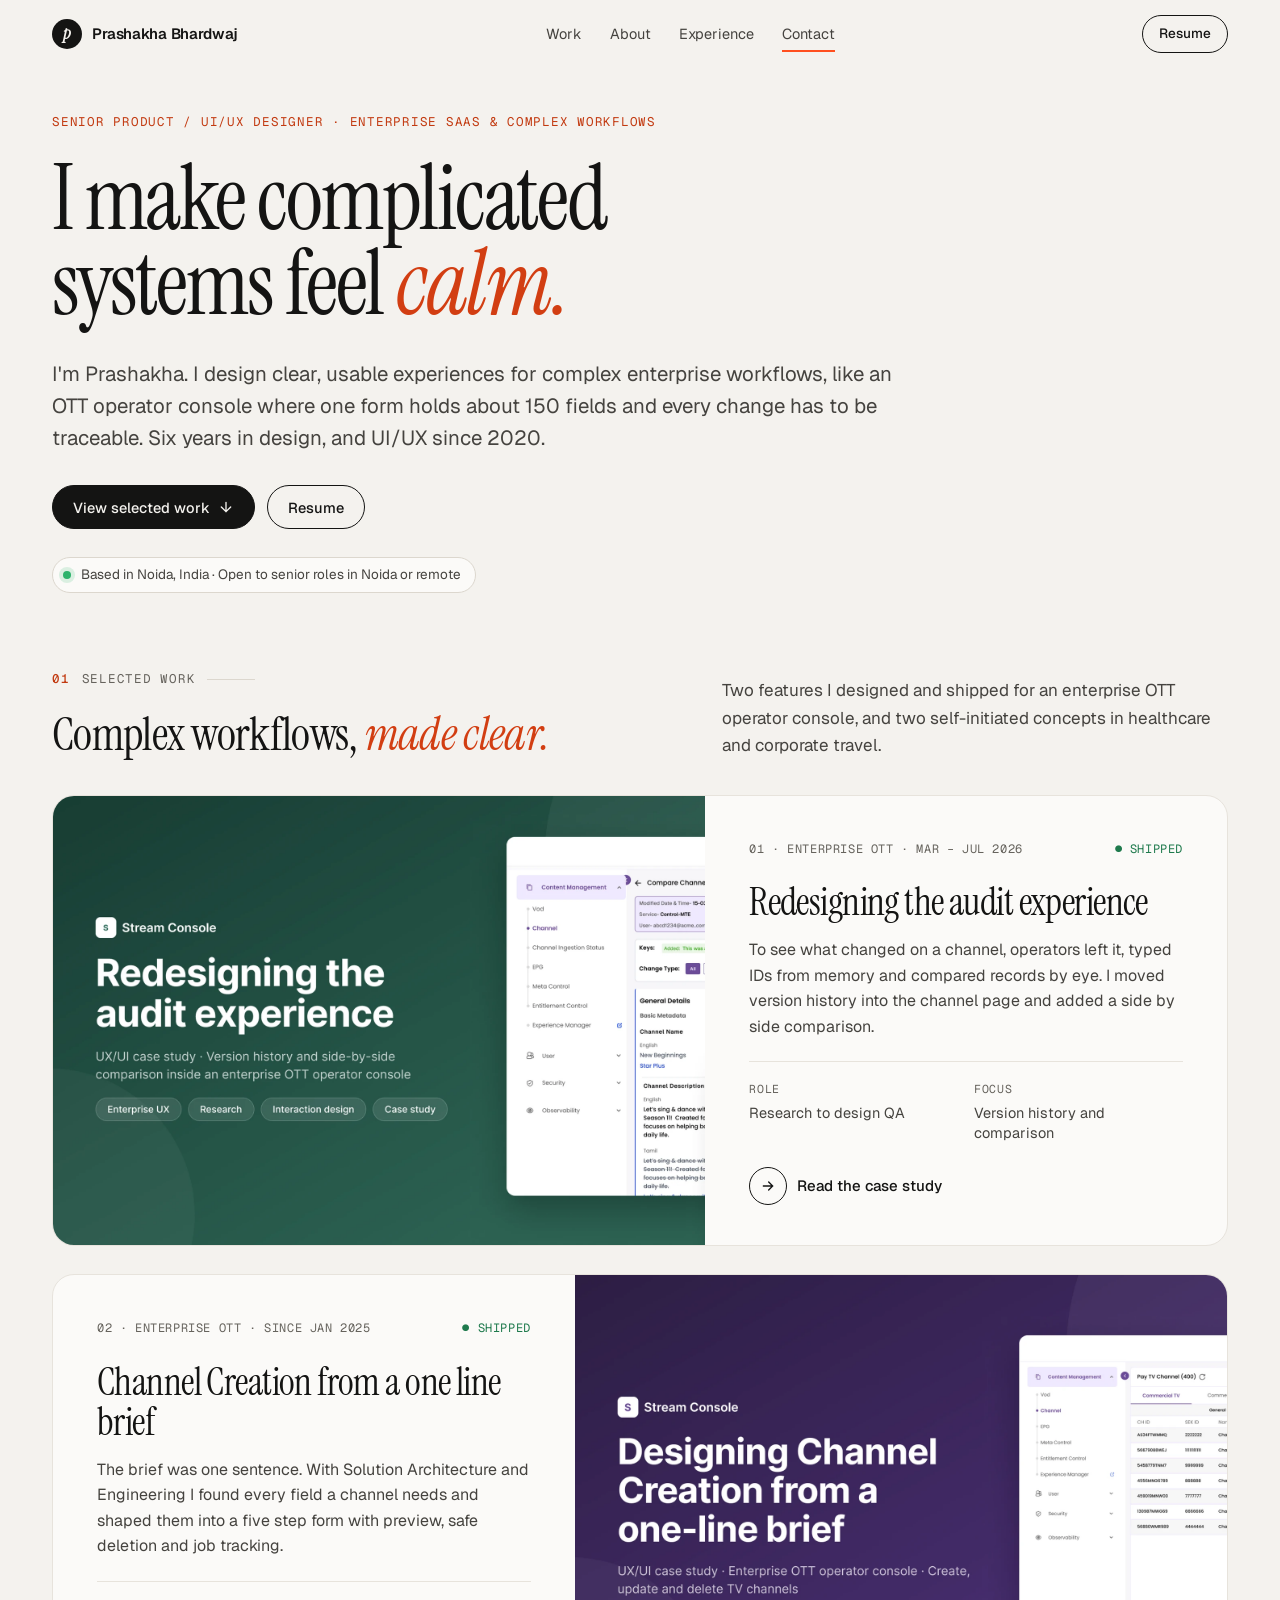
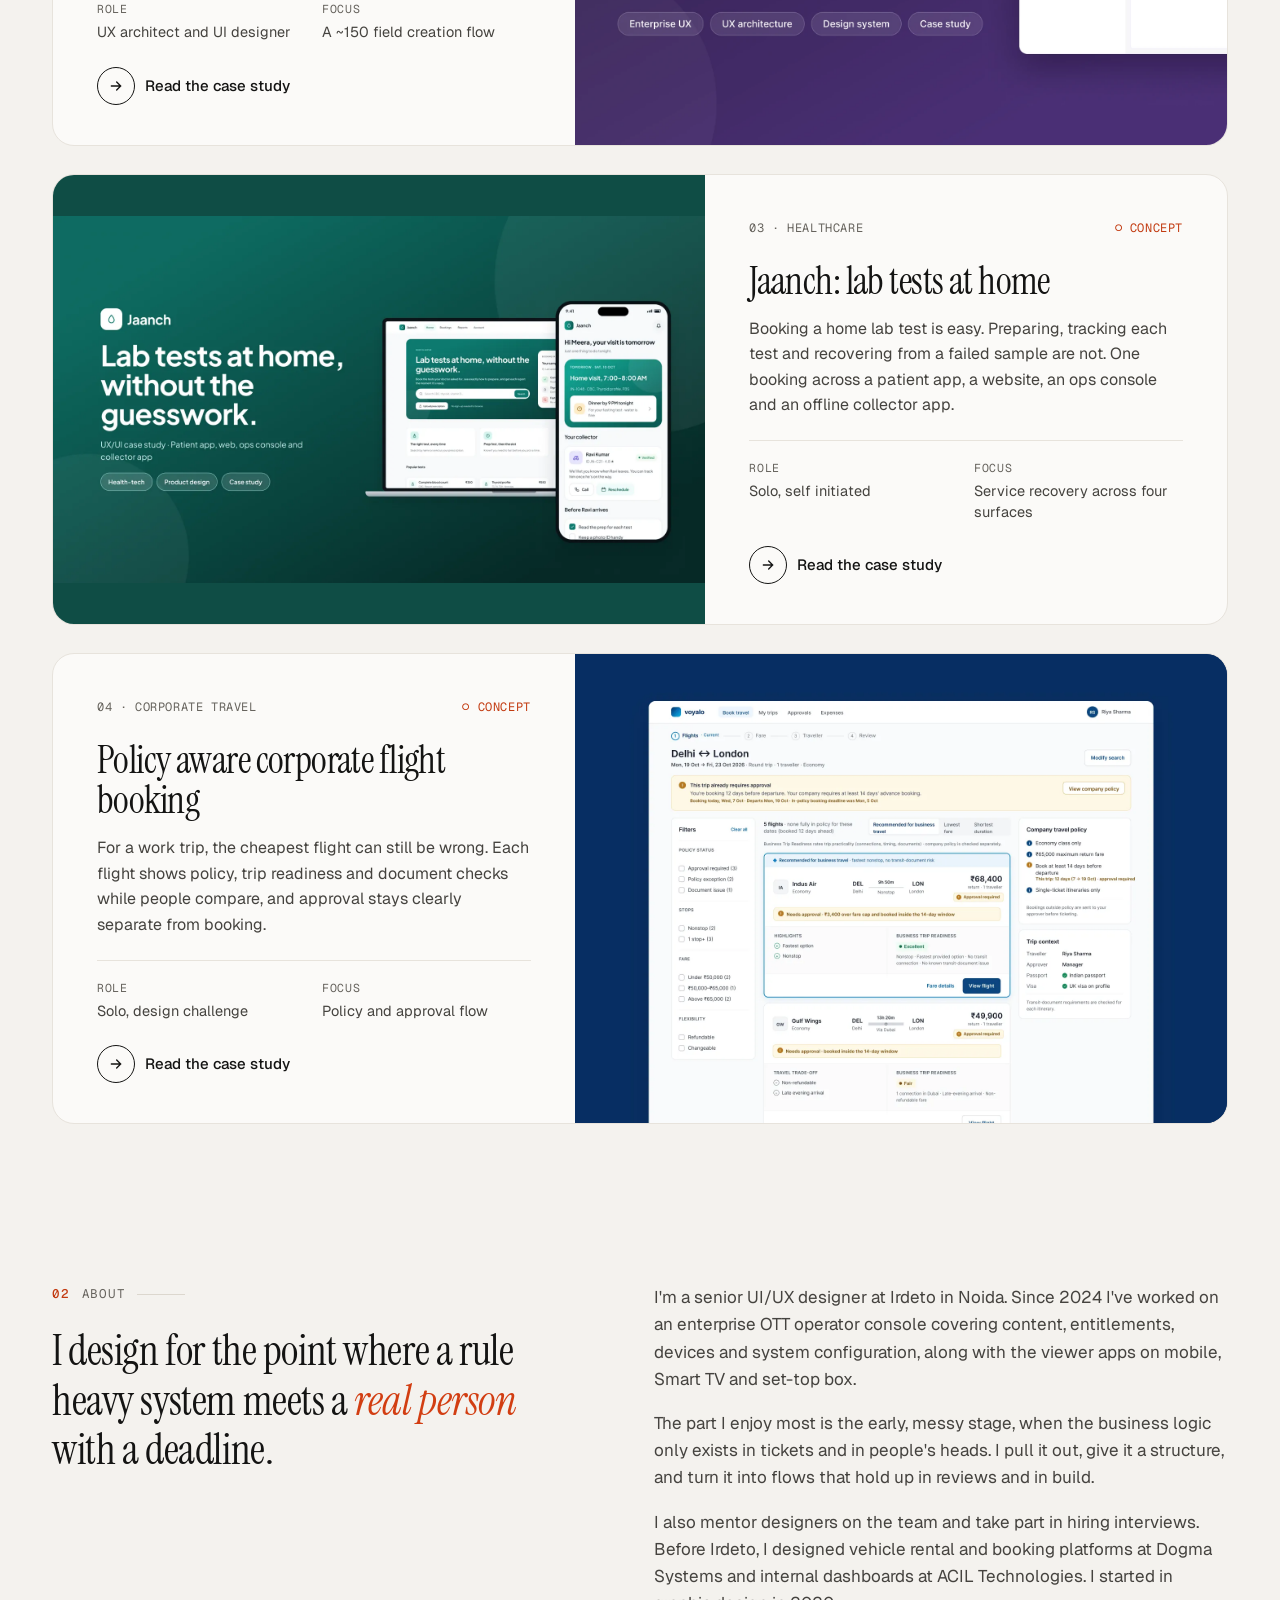
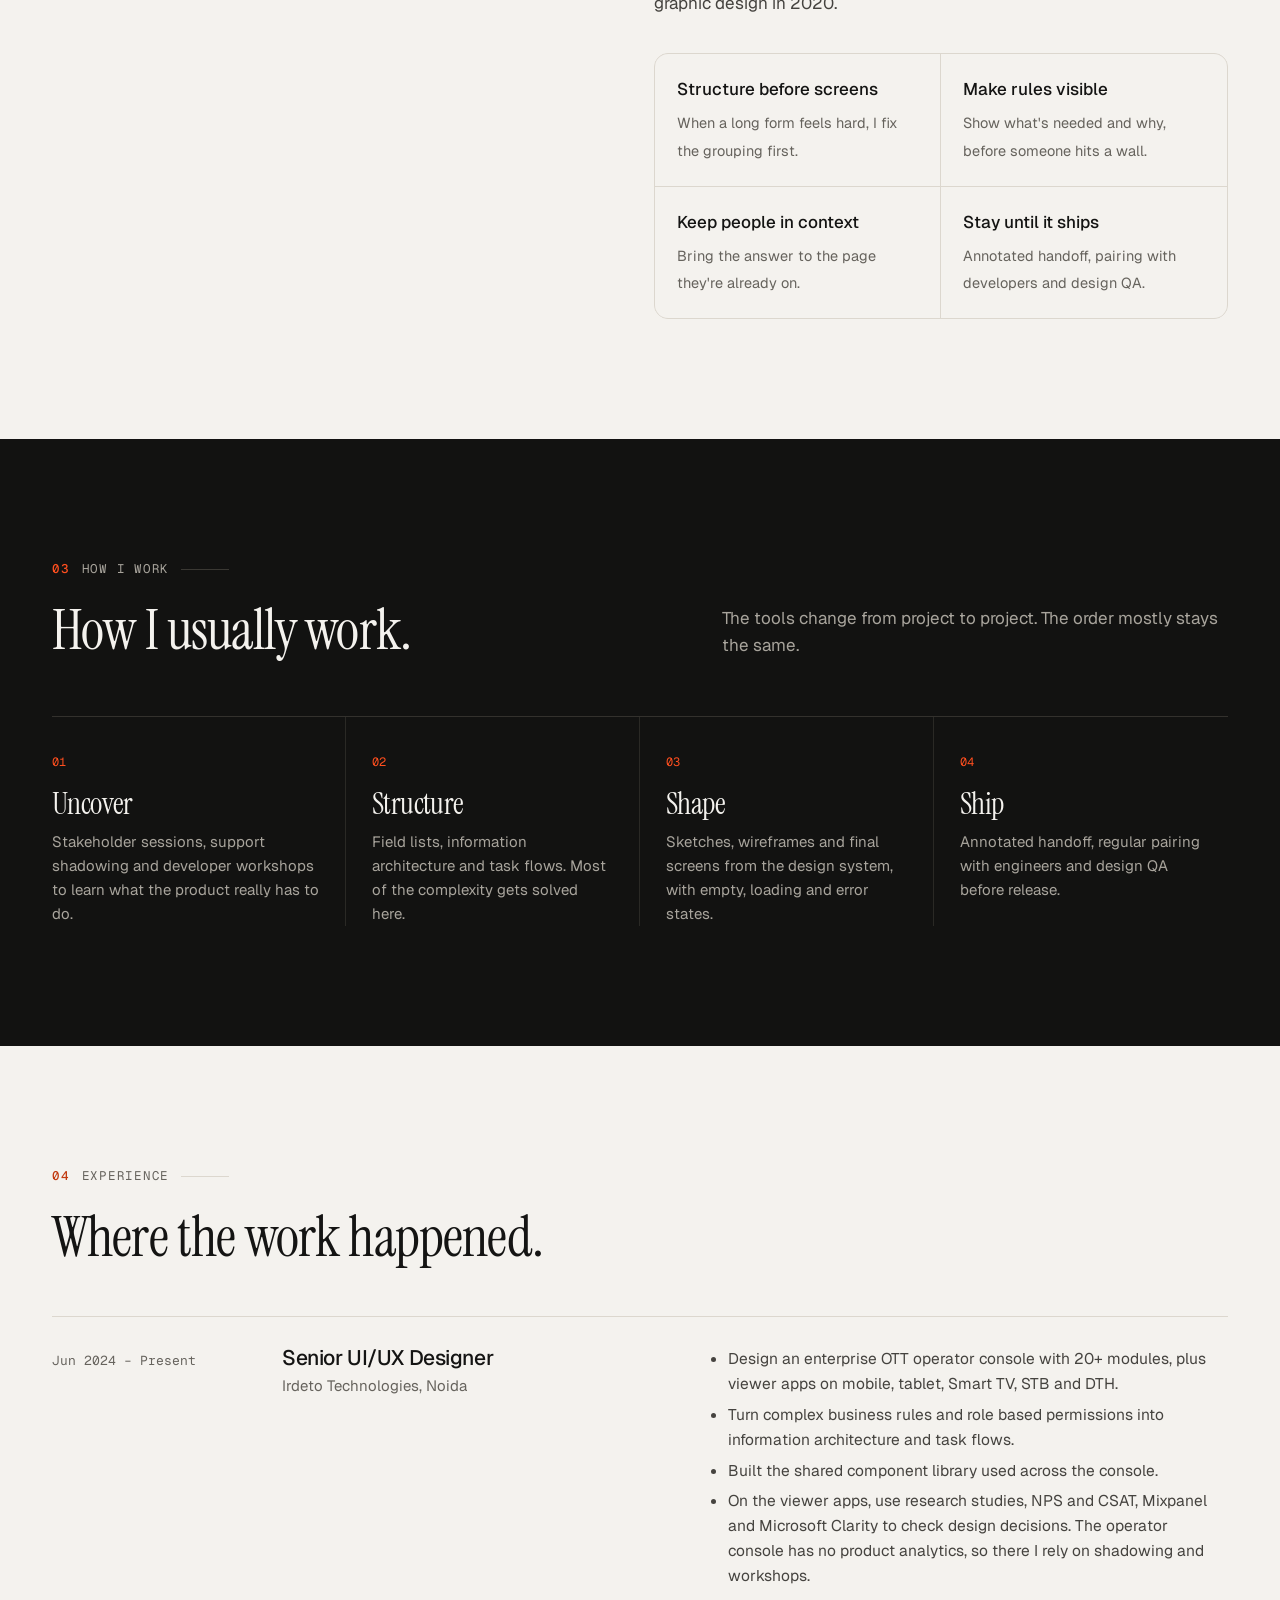
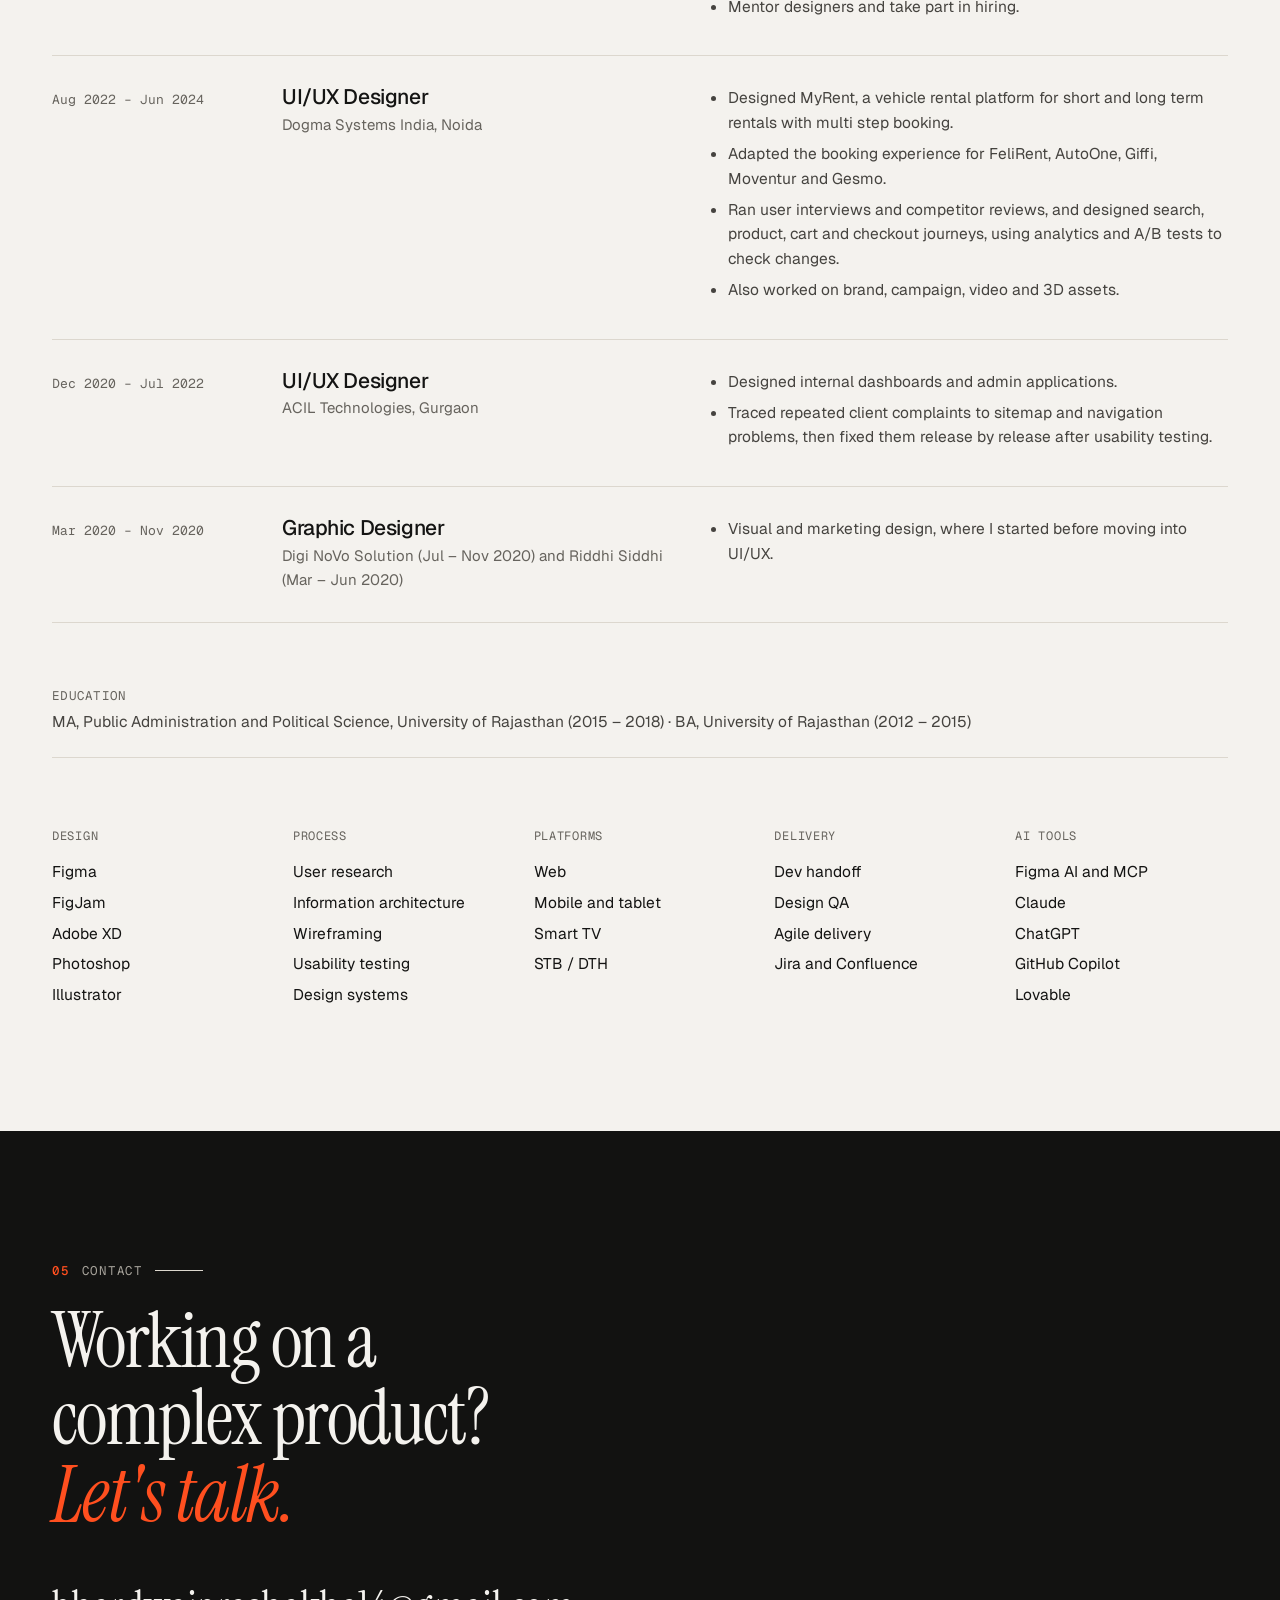
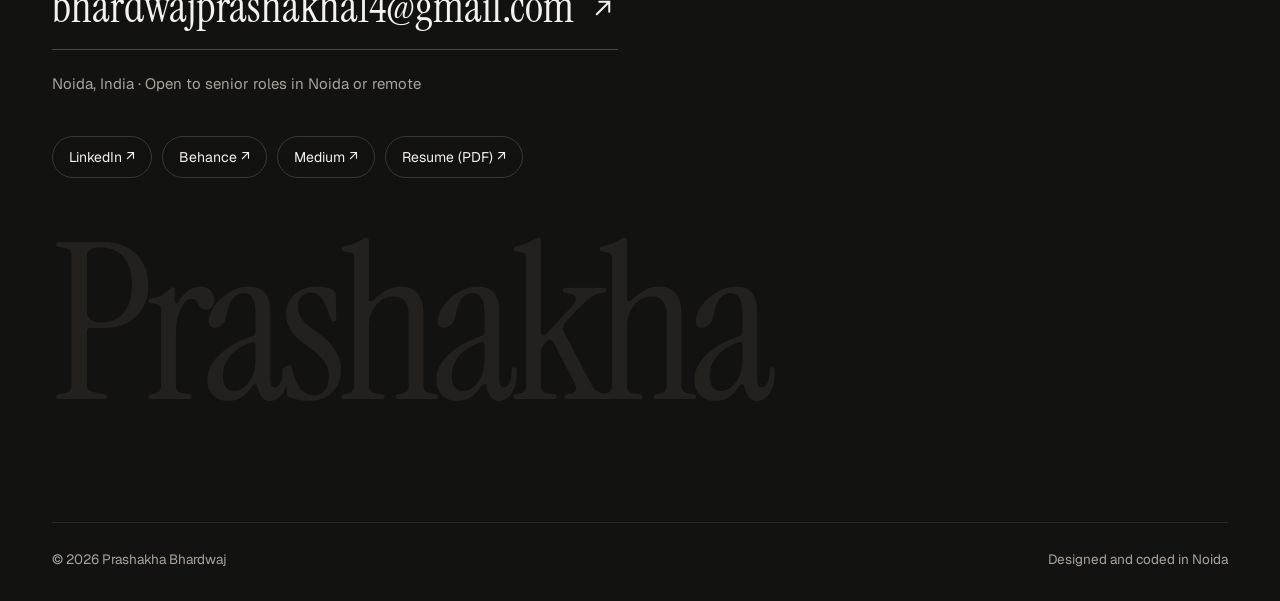
<file: index.html>
<!DOCTYPE html>
<html lang="en">
<head>
<meta charset="UTF-8">
<meta name="viewport" content="width=device-width, initial-scale=1">
<title>Prashakha Bhardwaj | Senior Product and UI/UX Designer</title>
<meta name="description" content="Senior product and UI/UX designer in Noida, designing clear, usable experiences for complex enterprise workflows. Case studies in OTT operator consoles, healthcare and corporate travel.">
<link rel="canonical" href="https://bhardwajprashakha14.github.io/Prashakha-Bhardwaj-Portfolio/">
<meta property="og:type" content="website">
<meta property="og:site_name" content="Prashakha Bhardwaj">
<meta property="og:title" content="Prashakha Bhardwaj | Senior Product and UI/UX Designer">
<meta property="og:description" content="Designing clear, usable experiences for complex enterprise workflows.">
<meta property="og:url" content="https://bhardwajprashakha14.github.io/Prashakha-Bhardwaj-Portfolio/">
<meta property="og:image" content="https://bhardwajprashakha14.github.io/Prashakha-Bhardwaj-Portfolio/assets/img/au-cover.webp">
<meta name="twitter:card" content="summary_large_image">
<meta name="theme-color" content="#F4F2EE">
<link rel="preconnect" href="https://fonts.googleapis.com">
<link rel="preconnect" href="https://fonts.gstatic.com" crossorigin>
<link href="https://fonts.googleapis.com/css2?family=Geist:wght@400;500;600&family=Geist+Mono:wght@400;500&family=Instrument+Serif:ital@0;1&display=swap" rel="stylesheet">
<link rel="stylesheet" href="assets/site.css">
<script>document.documentElement.classList.add('js')</script>
<link rel="icon" href="data:image/svg+xml,%3Csvg xmlns='http://www.w3.org/2000/svg' viewBox='0 0 32 32'%3E%3Ccircle cx='16' cy='16' r='16' fill='%23141413'/%3E%3Ctext x='16' y='22' font-family='Georgia' font-style='italic' font-size='18' fill='%23F4F2EE' text-anchor='middle'%3Ep%3C/text%3E%3C/svg%3E">
</head>
<body>
<a class="skip" href="#content">Skip to content</a>

<header class="nav">
  <div class="wrap">
    <a href="#top" class="brand"><span class="mark" aria-hidden="true">p</span>Prashakha Bhardwaj</a>
    <nav class="nav-links" id="site-menu" aria-label="Sections">
      <a href="#work">Work</a>
      <a href="#about">About</a>
      <a href="#experience">Experience</a>
      <a href="#contact">Contact</a>
      <a class="menu-only" href="Prashakha-Bhardwaj-Resume.pdf" target="_blank" rel="noopener">Resume (PDF)</a>
    </nav>
    <div class="nav-end">
      <a class="btn btn-line nav-resume" href="Prashakha-Bhardwaj-Resume.pdf" target="_blank" rel="noopener">Resume</a>
      <button class="menu-btn" type="button" aria-expanded="false" aria-controls="site-menu"><span class="sr">Menu</span><i></i><i></i></button>
    </div>
  </div>
</header>

<main id="content">
<div class="hero" id="top">
  <div class="wrap">
    <p class="role rv">Senior Product / UI/UX Designer <span aria-hidden="true">·</span> Enterprise SaaS &amp; Complex Workflows</p>
    <h1 class="display rv">I make complicated<br>systems feel <em>calm.</em></h1>
    <div class="hero-row">
      <p class="lede rv">I'm Prashakha. I design clear, usable experiences for complex enterprise workflows, like an OTT operator console where one form holds about 150 fields and every change has to be traceable. Six years in design, and UI/UX since 2020.</p>
      <div class="hero-cta rv">
        <a class="btn btn-ink" href="#work">View selected work
          <svg viewBox="0 0 24 24" fill="none" stroke="currentColor" stroke-width="2" stroke-linecap="round" aria-hidden="true"><path d="M12 5v14M5 12l7 7 7-7"/></svg></a>
        <a class="btn btn-line" href="Prashakha-Bhardwaj-Resume.pdf" target="_blank" rel="noopener">Resume <span class="sr">(PDF, opens in a new tab)</span></a>
      </div>
    </div>
    <p class="status rv"><i aria-hidden="true"></i>Based in Noida, India · Open to senior roles in Noida or remote</p>
  </div>
</div>

<section id="work" aria-labelledby="work-h">
  <div class="wrap">
    <div class="sec-head">
      <div>
        <div class="kicker rv"><b>01</b> Selected work</div>
        <h2 class="h2 rv" id="work-h">Complex workflows, <em>made clear.</em></h2>
      </div>
      <p class="rv">Two features I designed and shipped for an enterprise OTT operator console, and two self-initiated concepts in healthcare and corporate travel.</p>
    </div>

    <div class="projects">
      <a class="proj rv" href="work/audit-experience.html">
        <div class="proj-art full thumb"><img src="assets/img/au-thumb.webp" alt="" width="1616" height="1264" loading="lazy" decoding="async"></div>
        <div class="proj-body">
          <div class="proj-meta"><span>01 · Enterprise OTT · Mar – Jul 2026</span><span class="tag-ship">Shipped</span></div>
          <h3>Redesigning the audit experience</h3>
          <p>To see what changed on a channel, operators left it, typed IDs from memory and compared records by eye. I moved version history into the channel page and added a side by side comparison.</p>
          <dl class="proj-facts"><div><dt>Role</dt><dd>Research to design QA</dd></div><div><dt>Focus</dt><dd>Version history and comparison</dd></div></dl>
          <span class="go"><span class="arr"><svg viewBox="0 0 24 24" fill="none" stroke="currentColor" stroke-width="2" stroke-linecap="round" aria-hidden="true"><path d="M5 12h14M13 6l6 6-6 6"/></svg></span>Read the case study</span>
        </div>
      </a>

      <a class="proj rv" href="work/channel-creation.html">
        <div class="proj-art full thumb"><img src="assets/img/ch-thumb.webp" alt="" width="1616" height="1264" loading="lazy" decoding="async"></div>
        <div class="proj-body">
          <div class="proj-meta"><span>02 · Enterprise OTT · Since Jan 2025</span><span class="tag-ship">Shipped</span></div>
          <h3>Channel Creation from a one line brief</h3>
          <p>The brief was one sentence. With Solution Architecture and Engineering I found every field a channel needs and shaped them into a five step form with preview, safe deletion and job tracking.</p>
          <dl class="proj-facts"><div><dt>Role</dt><dd>UX architect and UI designer</dd></div><div><dt>Focus</dt><dd>A ~150 field creation flow</dd></div></dl>
          <span class="go"><span class="arr"><svg viewBox="0 0 24 24" fill="none" stroke="currentColor" stroke-width="2" stroke-linecap="round" aria-hidden="true"><path d="M5 12h14M13 6l6 6-6 6"/></svg></span>Read the case study</span>
        </div>
      </a>

      <a class="proj rv" href="work/jaanch.html">
        <div class="proj-art full contain bg-teal">
          <img src="assets/img/jaanch-01-cover.webp" alt="" width="1600" height="900" loading="lazy" decoding="async">
        </div>
        <div class="proj-body">
          <div class="proj-meta"><span>03 · Healthcare</span><span class="tag-concept">Concept</span></div>
          <h3>Jaanch: lab tests at home</h3>
          <p>Booking a home lab test is easy. Preparing, tracking each test and recovering from a failed sample are not. One booking across a patient app, a website, an ops console and an offline collector app.</p>
          <dl class="proj-facts"><div><dt>Role</dt><dd>Solo, self initiated</dd></div><div><dt>Focus</dt><dd>Service recovery across four surfaces</dd></div></dl>
          <span class="go"><span class="arr"><svg viewBox="0 0 24 24" fill="none" stroke="currentColor" stroke-width="2" stroke-linecap="round" aria-hidden="true"><path d="M5 12h14M13 6l6 6-6 6"/></svg></span>Read the case study</span>
        </div>
      </a>

      <a class="proj rv" href="work/corporate-flight-booking.html">
        <div class="proj-art full bg-navy">
          <img src="assets/img/flight-dribbble-1-search-results.webp" alt="" width="1600" height="1200" loading="lazy" decoding="async">
        </div>
        <div class="proj-body">
          <div class="proj-meta"><span>04 · Corporate travel</span><span class="tag-concept">Concept</span></div>
          <h3>Policy aware corporate flight booking</h3>
          <p>For a work trip, the cheapest flight can still be wrong. Each flight shows policy, trip readiness and document checks while people compare, and approval stays clearly separate from booking.</p>
          <dl class="proj-facts"><div><dt>Role</dt><dd>Solo, design challenge</dd></div><div><dt>Focus</dt><dd>Policy and approval flow</dd></div></dl>
          <span class="go"><span class="arr"><svg viewBox="0 0 24 24" fill="none" stroke="currentColor" stroke-width="2" stroke-linecap="round" aria-hidden="true"><path d="M5 12h14M13 6l6 6-6 6"/></svg></span>Read the case study</span>
        </div>
      </a>
    </div>
  </div>
</section>

<section id="about" aria-labelledby="about-h" style="padding-top:40px">
  <div class="wrap about">
    <div>
      <div class="kicker rv"><b>02</b> About</div>
      <h2 class="big rv" id="about-h">I design for the point where a rule heavy system meets a <em>real person</em> with a deadline.</h2>
    </div>
    <div class="about-body rv">
      <p>I'm a senior UI/UX designer at Irdeto in Noida. Since 2024 I've worked on an enterprise OTT operator console covering content, entitlements, devices and system configuration, along with the viewer apps on mobile, Smart TV and set-top box.</p>
      <p>The part I enjoy most is the early, messy stage, when the business logic only exists in tickets and in people's heads. I pull it out, give it a structure, and turn it into flows that hold up in reviews and in build.</p>
      <p>I also mentor designers on the team and take part in hiring interviews. Before Irdeto, I designed vehicle rental and booking platforms at Dogma Systems and internal dashboards at ACIL Technologies. I started in graphic design in 2020.</p>
      <div class="principles">
        <div><b>Structure before screens</b><span>When a long form feels hard, I fix the grouping first.</span></div>
        <div><b>Make rules visible</b><span>Show what's needed and why, before someone hits a wall.</span></div>
        <div><b>Keep people in context</b><span>Bring the answer to the page they're already on.</span></div>
        <div><b>Stay until it ships</b><span>Annotated handoff, pairing with developers and design QA.</span></div>
      </div>
    </div>
  </div>
</section>

<section class="dark" aria-labelledby="how-h">
  <div class="wrap">
    <div class="sec-head">
      <div>
        <div class="kicker"><b>03</b> How I work</div>
        <h2 class="h2" id="how-h">How I usually work.</h2>
      </div>
      <p>The tools change from project to project. The order mostly stays the same.</p>
    </div>
    <ol class="steps">
      <li><span class="n">01</span><h3>Uncover</h3><p>Stakeholder sessions, support shadowing and developer workshops to learn what the product really has to do.</p></li>
      <li><span class="n">02</span><h3>Structure</h3><p>Field lists, information architecture and task flows. Most of the complexity gets solved here.</p></li>
      <li><span class="n">03</span><h3>Shape</h3><p>Sketches, wireframes and final screens from the design system, with empty, loading and error states.</p></li>
      <li><span class="n">04</span><h3>Ship</h3><p>Annotated handoff, regular pairing with engineers and design QA before release.</p></li>
    </ol>
  </div>
</section>

<section id="experience" aria-labelledby="exp-h">
  <div class="wrap">
    <div class="kicker rv"><b>04</b> Experience</div>
    <h2 class="h2 rv" id="exp-h" style="margin-bottom:50px">Where the work happened.</h2>
    <div class="exp rv">
      <div class="exp-row">
        <div class="when">Jun 2024 – Present</div>
        <div><h3>Senior UI/UX Designer</h3><div class="co">Irdeto Technologies, Noida</div></div>
        <ul><li>Design an enterprise OTT operator console with 20+ modules, plus viewer apps on mobile, tablet, Smart TV, STB and DTH.</li><li>Turn complex business rules and role based permissions into information architecture and task flows.</li><li>Built the shared component library used across the console.</li><li>On the viewer apps, use research studies, NPS and CSAT, Mixpanel and Microsoft Clarity to check design decisions. The operator console has no product analytics, so there I rely on shadowing and workshops.</li><li>Mentor designers and take part in hiring.</li></ul>
      </div>
      <div class="exp-row">
        <div class="when">Aug 2022 – Jun 2024</div>
        <div><h3>UI/UX Designer</h3><div class="co">Dogma Systems India, Noida</div></div>
        <ul><li>Designed MyRent, a vehicle rental platform for short and long term rentals with multi step booking.</li><li>Adapted the booking experience for FeliRent, AutoOne, Giffi, Moventur and Gesmo.</li><li>Ran user interviews and competitor reviews, and designed search, product, cart and checkout journeys, using analytics and A/B tests to check changes.</li><li>Also worked on brand, campaign, video and 3D assets.</li></ul>
      </div>
      <div class="exp-row">
        <div class="when">Dec 2020 – Jul 2022</div>
        <div><h3>UI/UX Designer</h3><div class="co">ACIL Technologies, Gurgaon</div></div>
        <ul><li>Designed internal dashboards and admin applications.</li><li>Traced repeated client complaints to sitemap and navigation problems, then fixed them release by release after usability testing.</li></ul>
      </div>
      <div class="exp-row">
        <div class="when">Mar 2020 – Nov 2020</div>
        <div><h3>Graphic Designer</h3><div class="co">Digi NoVo Solution (Jul – Nov 2020) and Riddhi Siddhi (Mar – Jun 2020)</div></div>
        <ul><li>Visual and marketing design, where I started before moving into UI/UX.</li></ul>
      </div>
    </div>

    <div class="edu rv">
      <h3 class="mono">Education</h3>
      <p>MA, Public Administration and Political Science, University of Rajasthan (2015 – 2018) · BA, University of Rajasthan (2012 – 2015)</p>
    </div>

    <div class="tools rv">
      <div><h3>Design</h3><ul><li>Figma</li><li>FigJam</li><li>Adobe XD</li><li>Photoshop</li><li>Illustrator</li></ul></div>
      <div><h3>Process</h3><ul><li>User research</li><li>Information architecture</li><li>Wireframing</li><li>Usability testing</li><li>Design systems</li></ul></div>
      <div><h3>Platforms</h3><ul><li>Web</li><li>Mobile and tablet</li><li>Smart TV</li><li>STB / DTH</li></ul></div>
      <div><h3>Delivery</h3><ul><li>Dev handoff</li><li>Design QA</li><li>Agile delivery</li><li>Jira and Confluence</li></ul></div>
      <div><h3>AI tools</h3><ul><li>Figma AI and MCP</li><li>Claude</li><li>ChatGPT</li><li>GitHub Copilot</li><li>Lovable</li></ul></div>
    </div>
  </div>
</section>
</main>

<footer class="contact" id="contact" aria-labelledby="contact-h">
  <div class="wrap">
    <div class="kicker"><b>05</b> Contact</div>
    <h2 class="h-xl" id="contact-h">Working on a complex product? <em>Let's talk.</em></h2>
    <a class="mail" href="mailto:bhardwajprashakha14@gmail.com">bhardwajprashakha14@gmail.com
      <svg width="30" height="30" viewBox="0 0 24 24" fill="none" stroke="currentColor" stroke-width="1.6" stroke-linecap="round" aria-hidden="true"><path d="M7 17 17 7M9 7h8v8"/></svg></a>
    <p class="where">Noida, India · Open to senior roles in Noida or remote</p>
    <div class="socials">
      <a href="https://www.linkedin.com/in/prashakha-bhardwaj-ux/" target="_blank" rel="noopener">LinkedIn ↗</a>
      <a href="https://www.behance.net/prashakbhardwa" target="_blank" rel="noopener">Behance ↗</a>
      <a href="https://medium.com/@bhardwajprashakha14" target="_blank" rel="noopener">Medium ↗</a>
      <a href="Prashakha-Bhardwaj-Resume.pdf" target="_blank" rel="noopener">Resume (PDF) ↗</a>
    </div>
    <div class="giant" aria-hidden="true">Prashakha</div>
    <div class="foot"><span>© <span id="year">2026</span> Prashakha Bhardwaj</span><span>Designed and coded in Noida</span></div>
  </div>
</footer>

<script src="assets/site.js"></script>
</body>
</html>
</file>
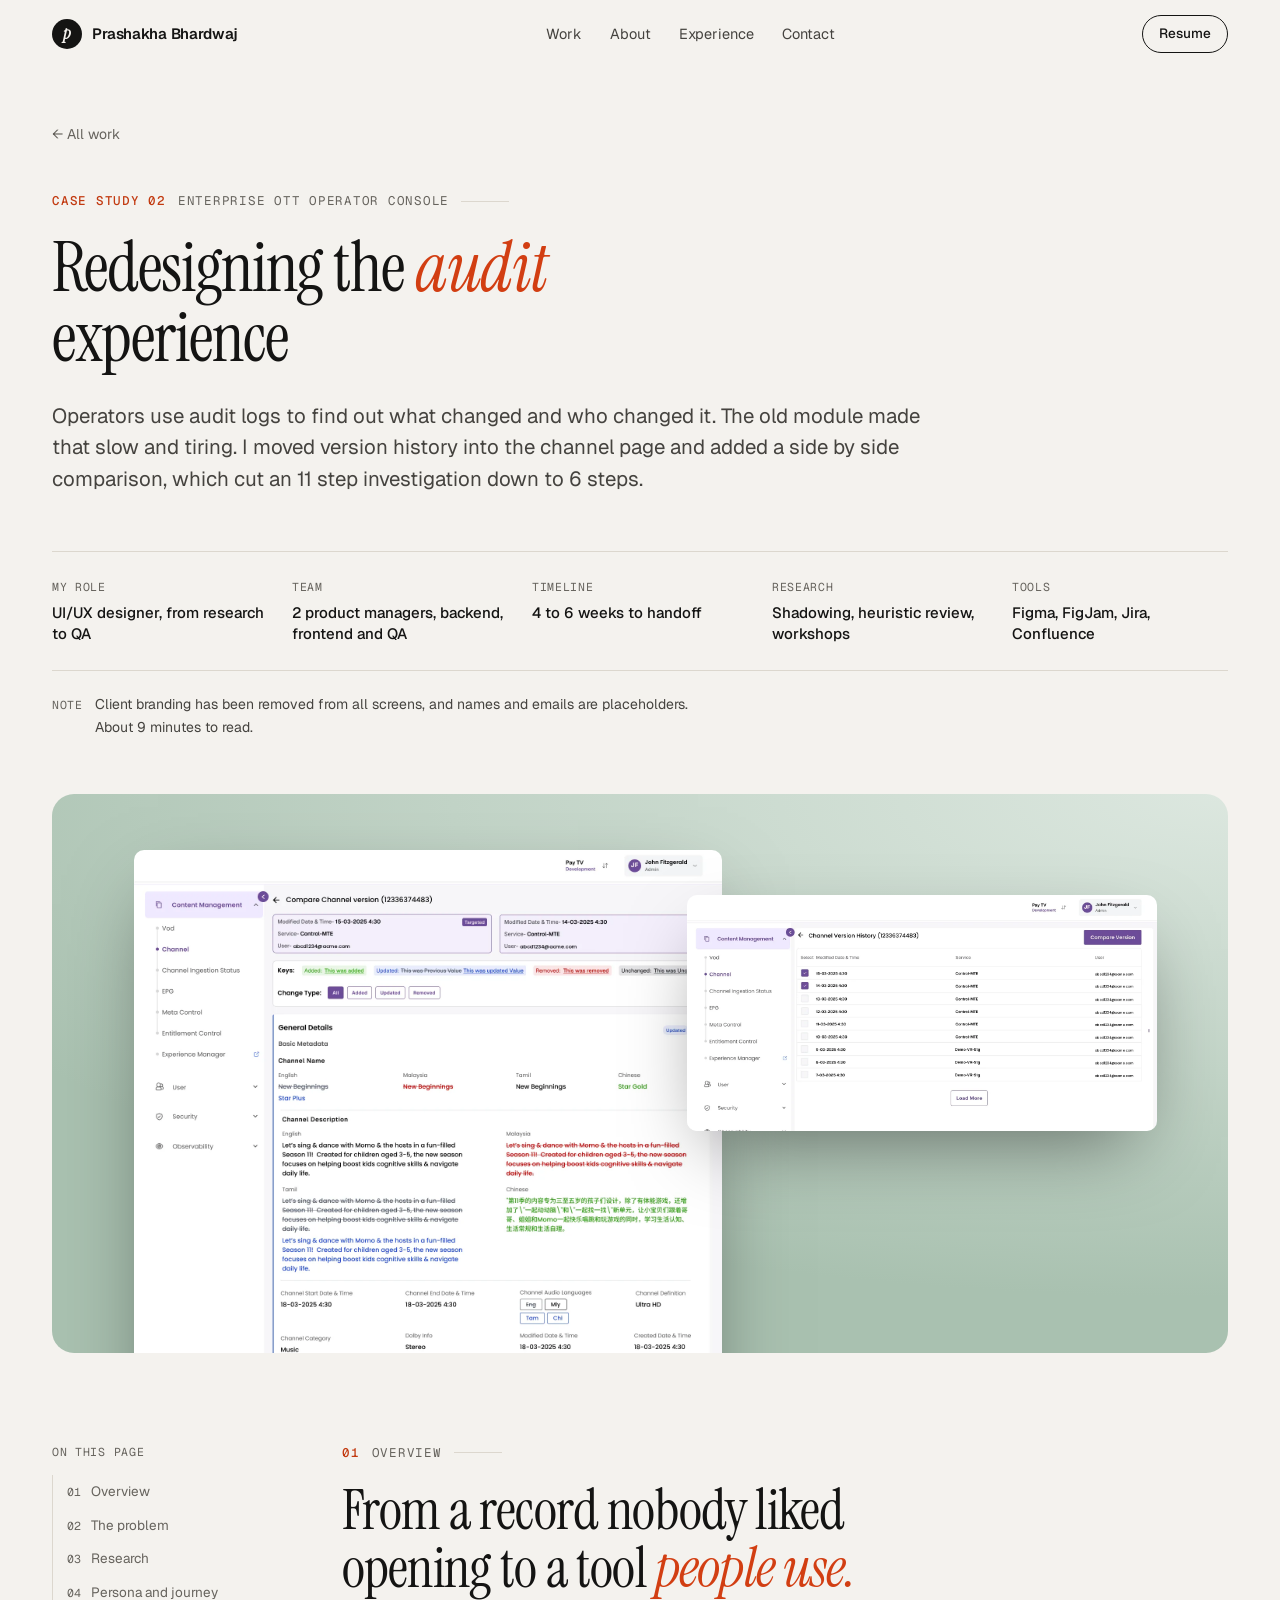
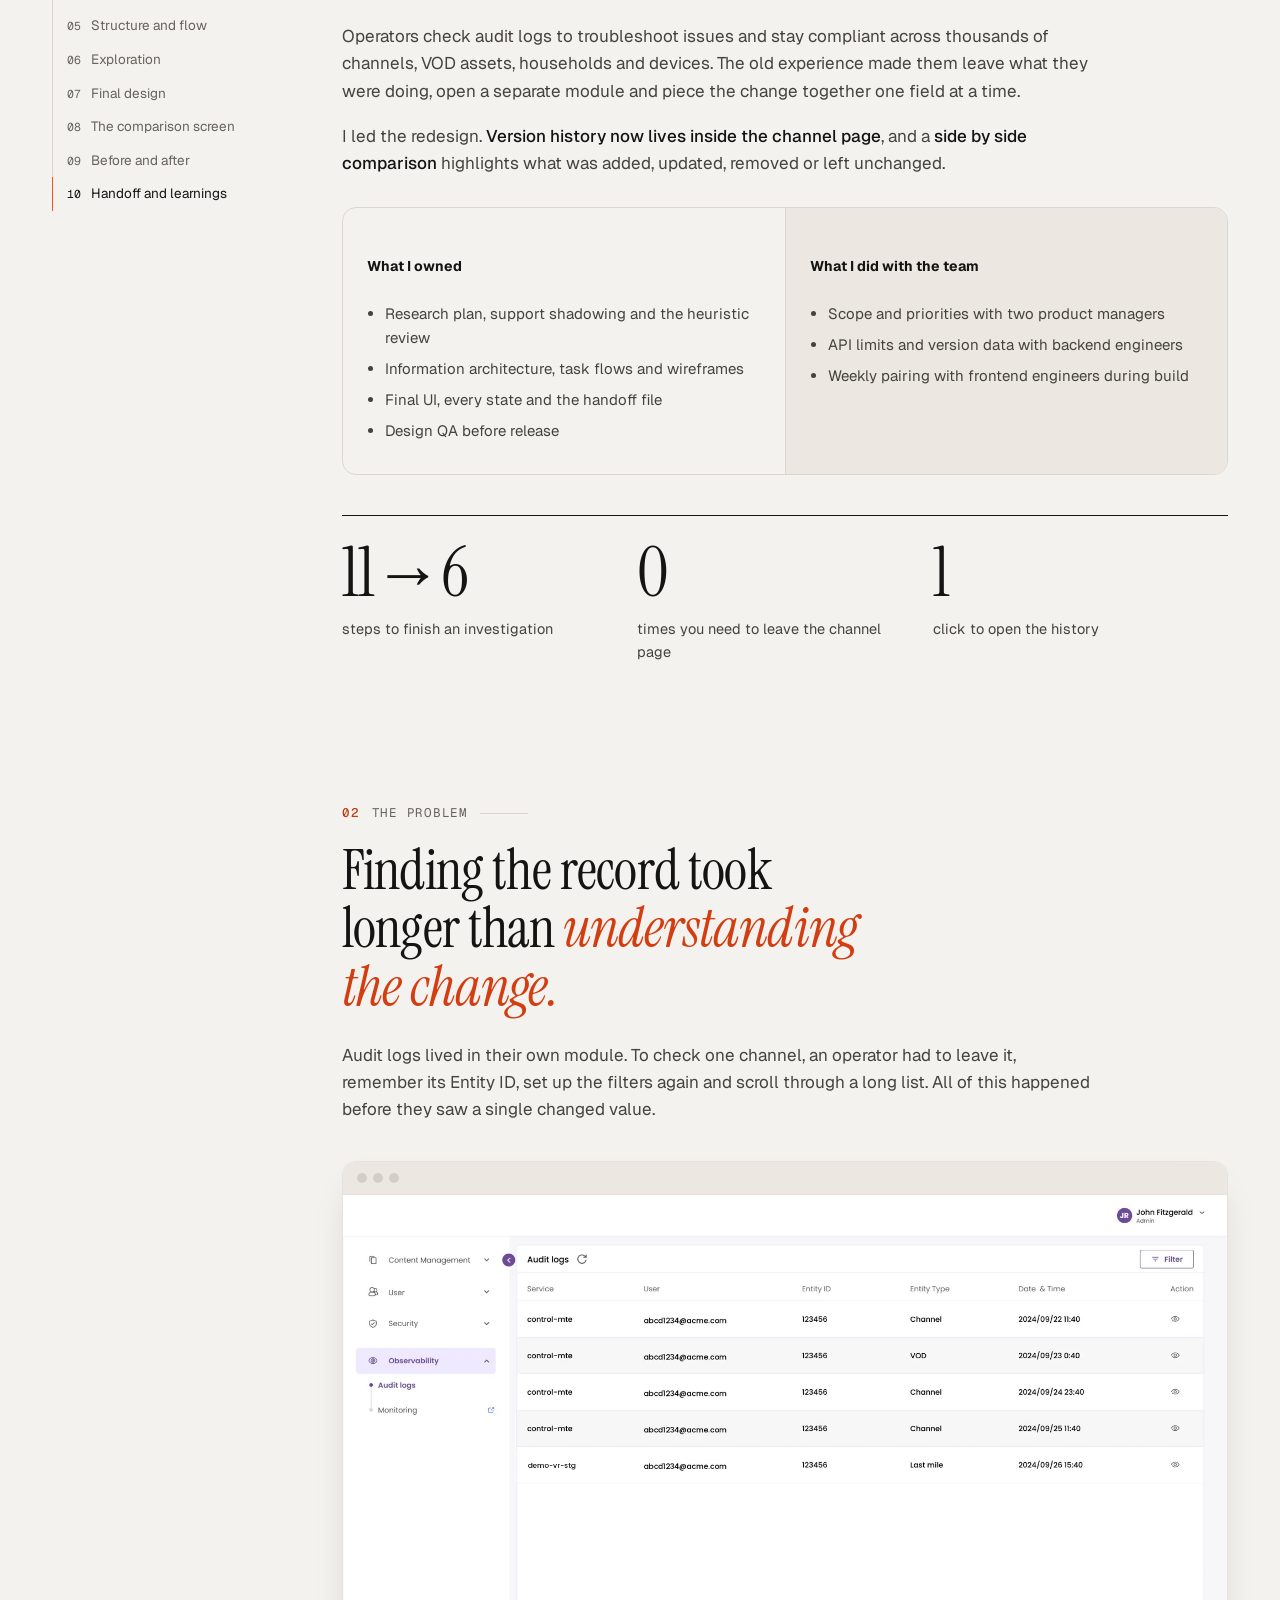
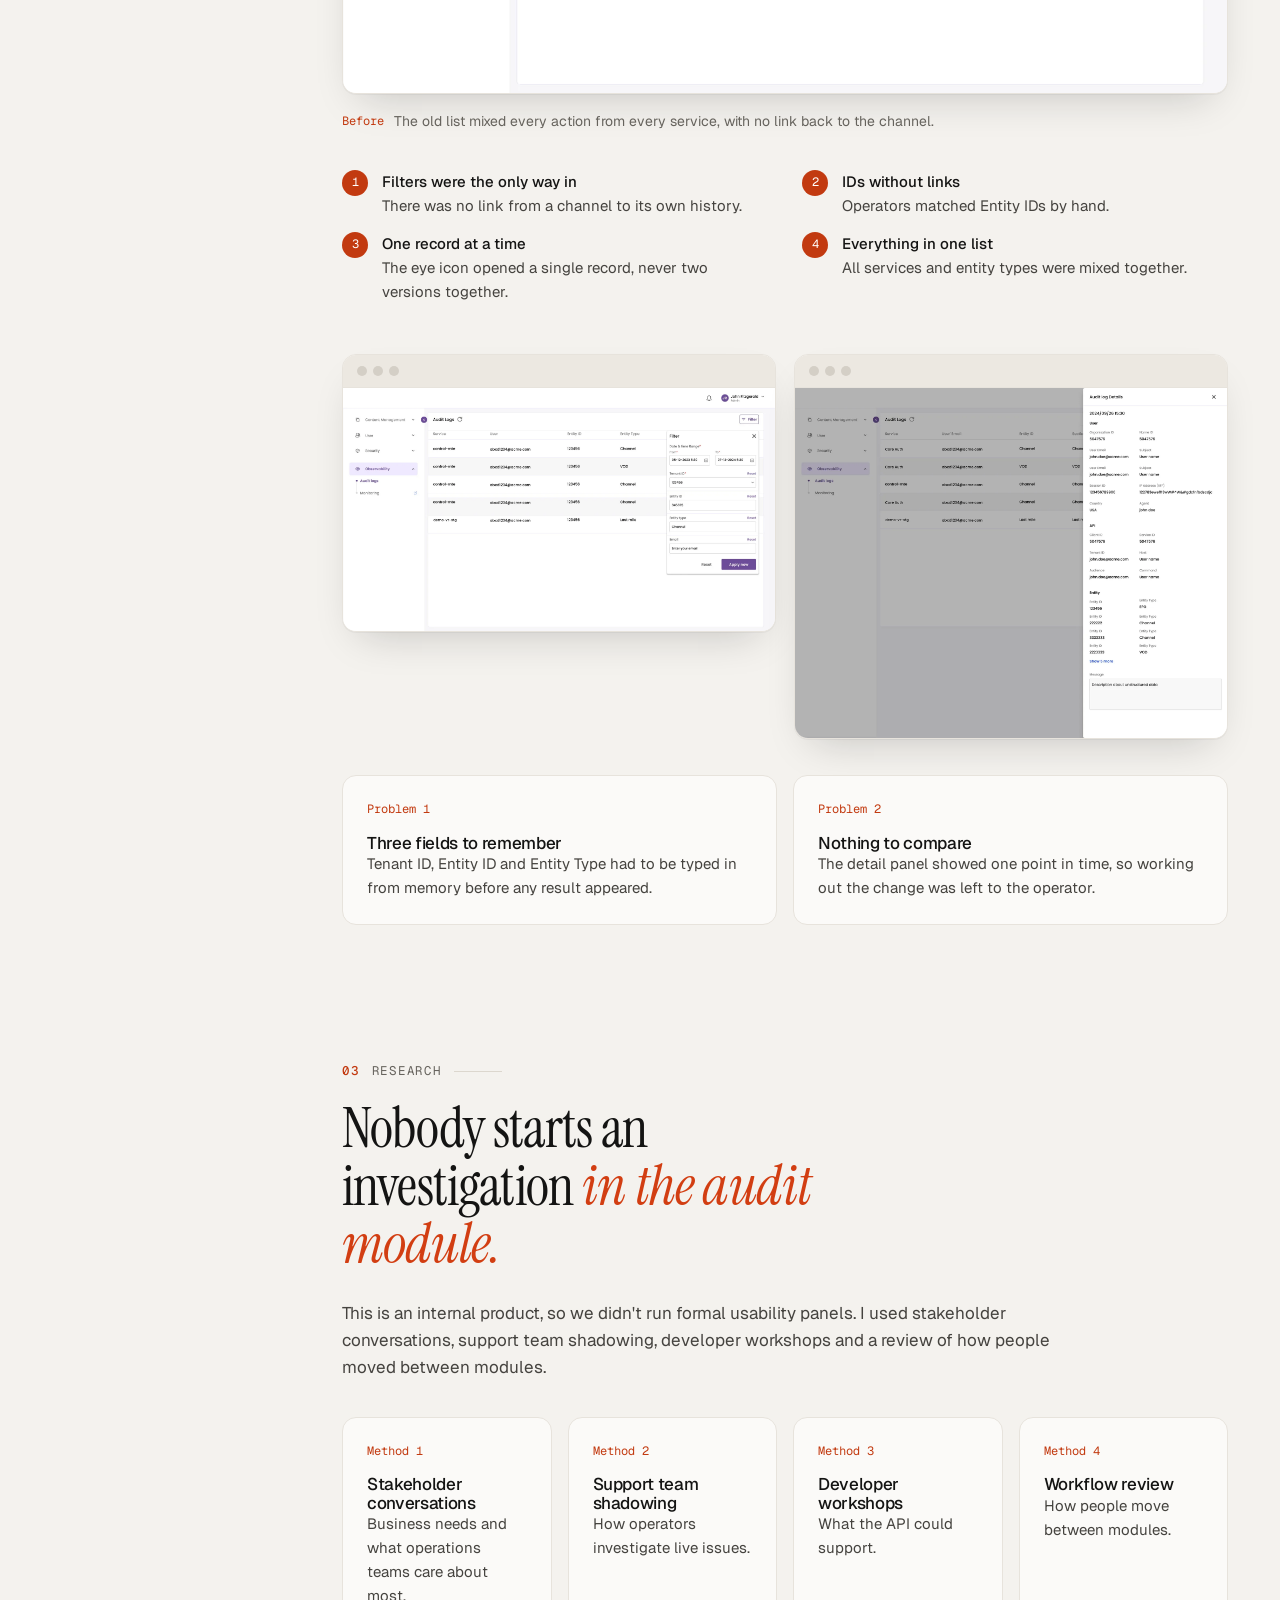
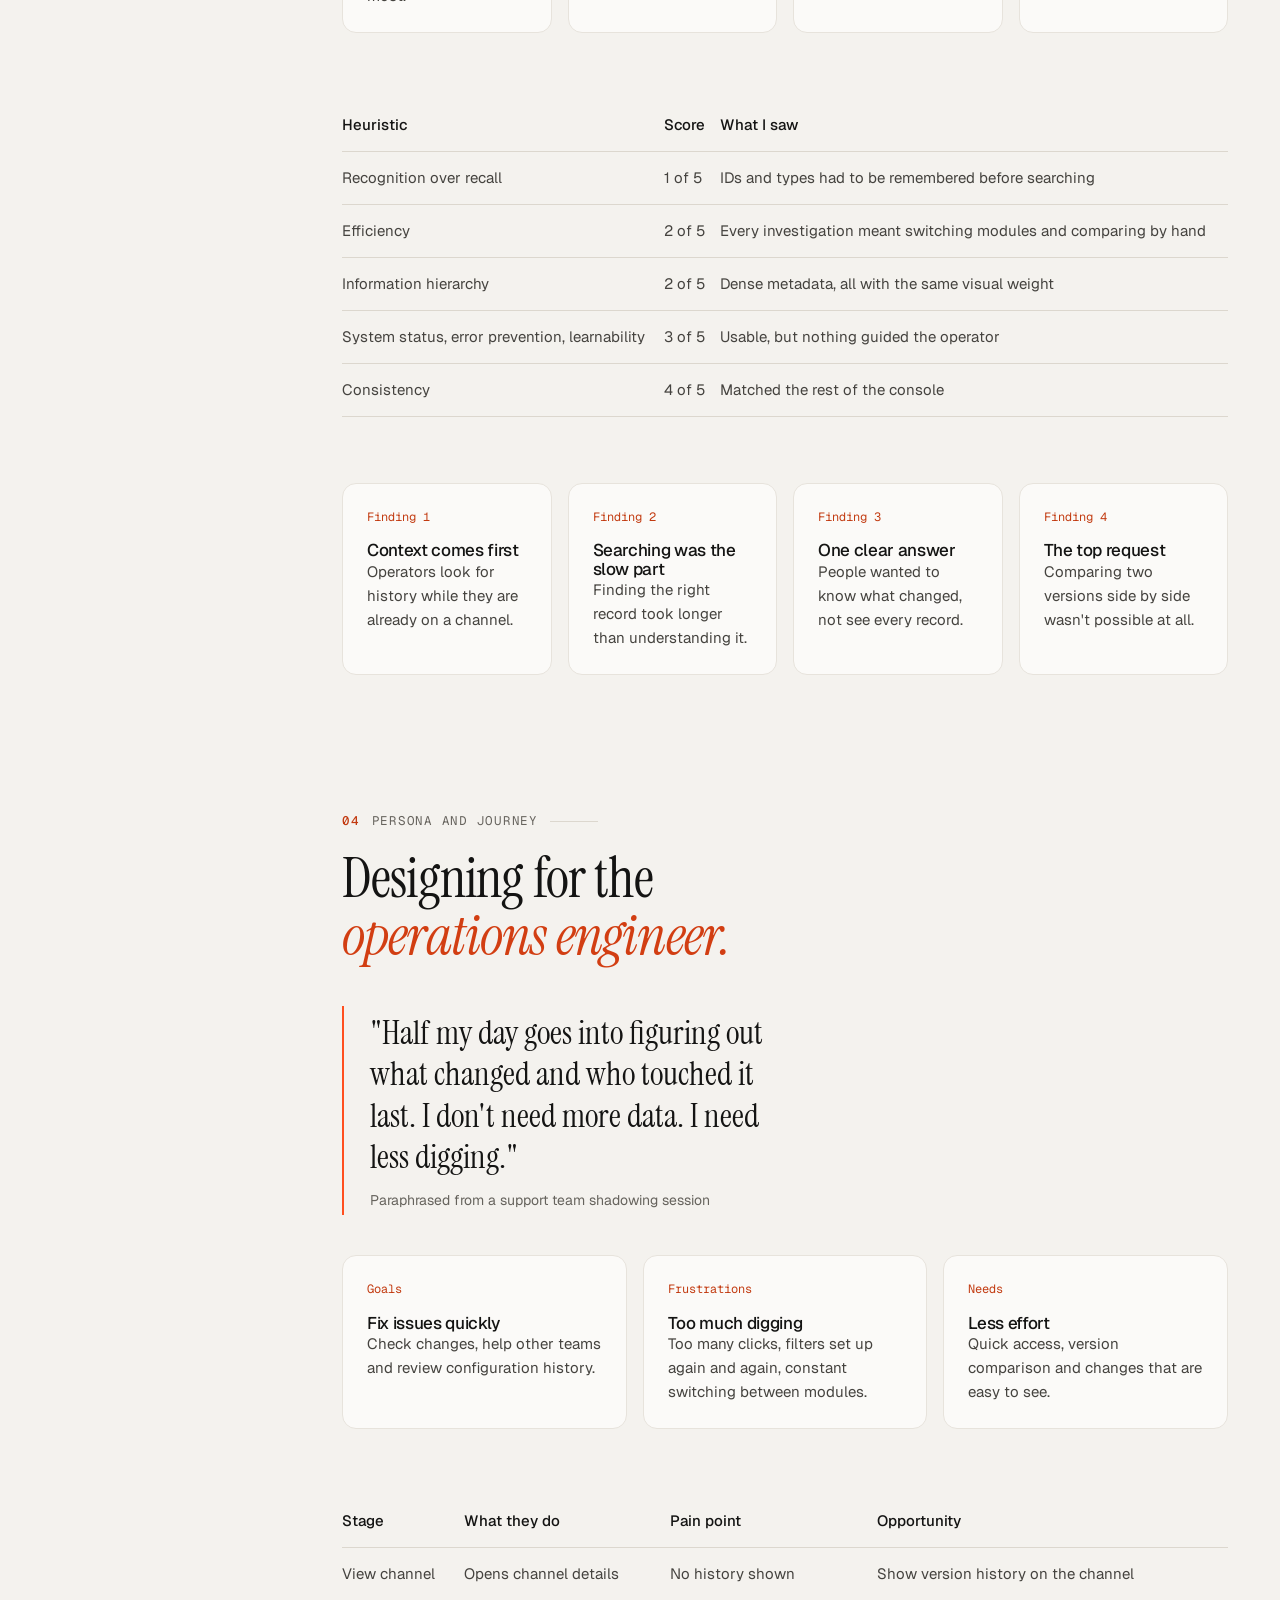
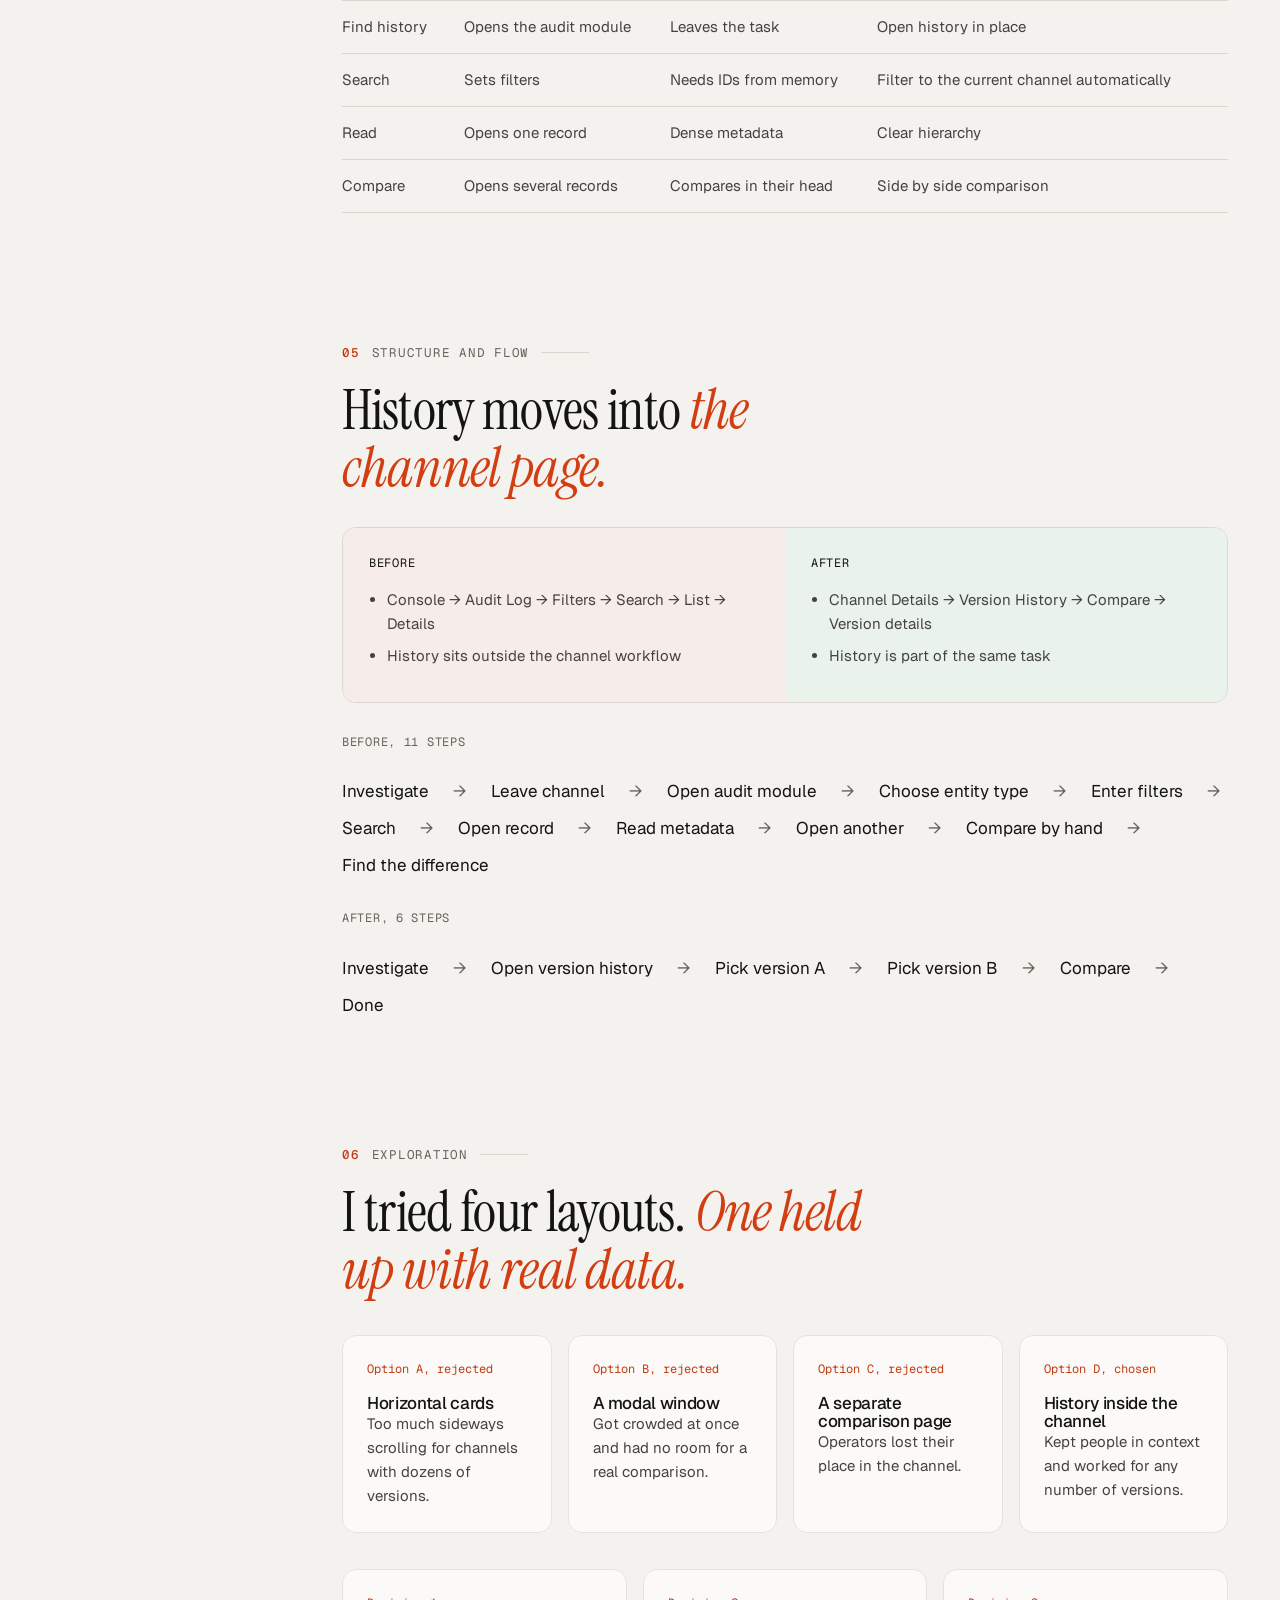
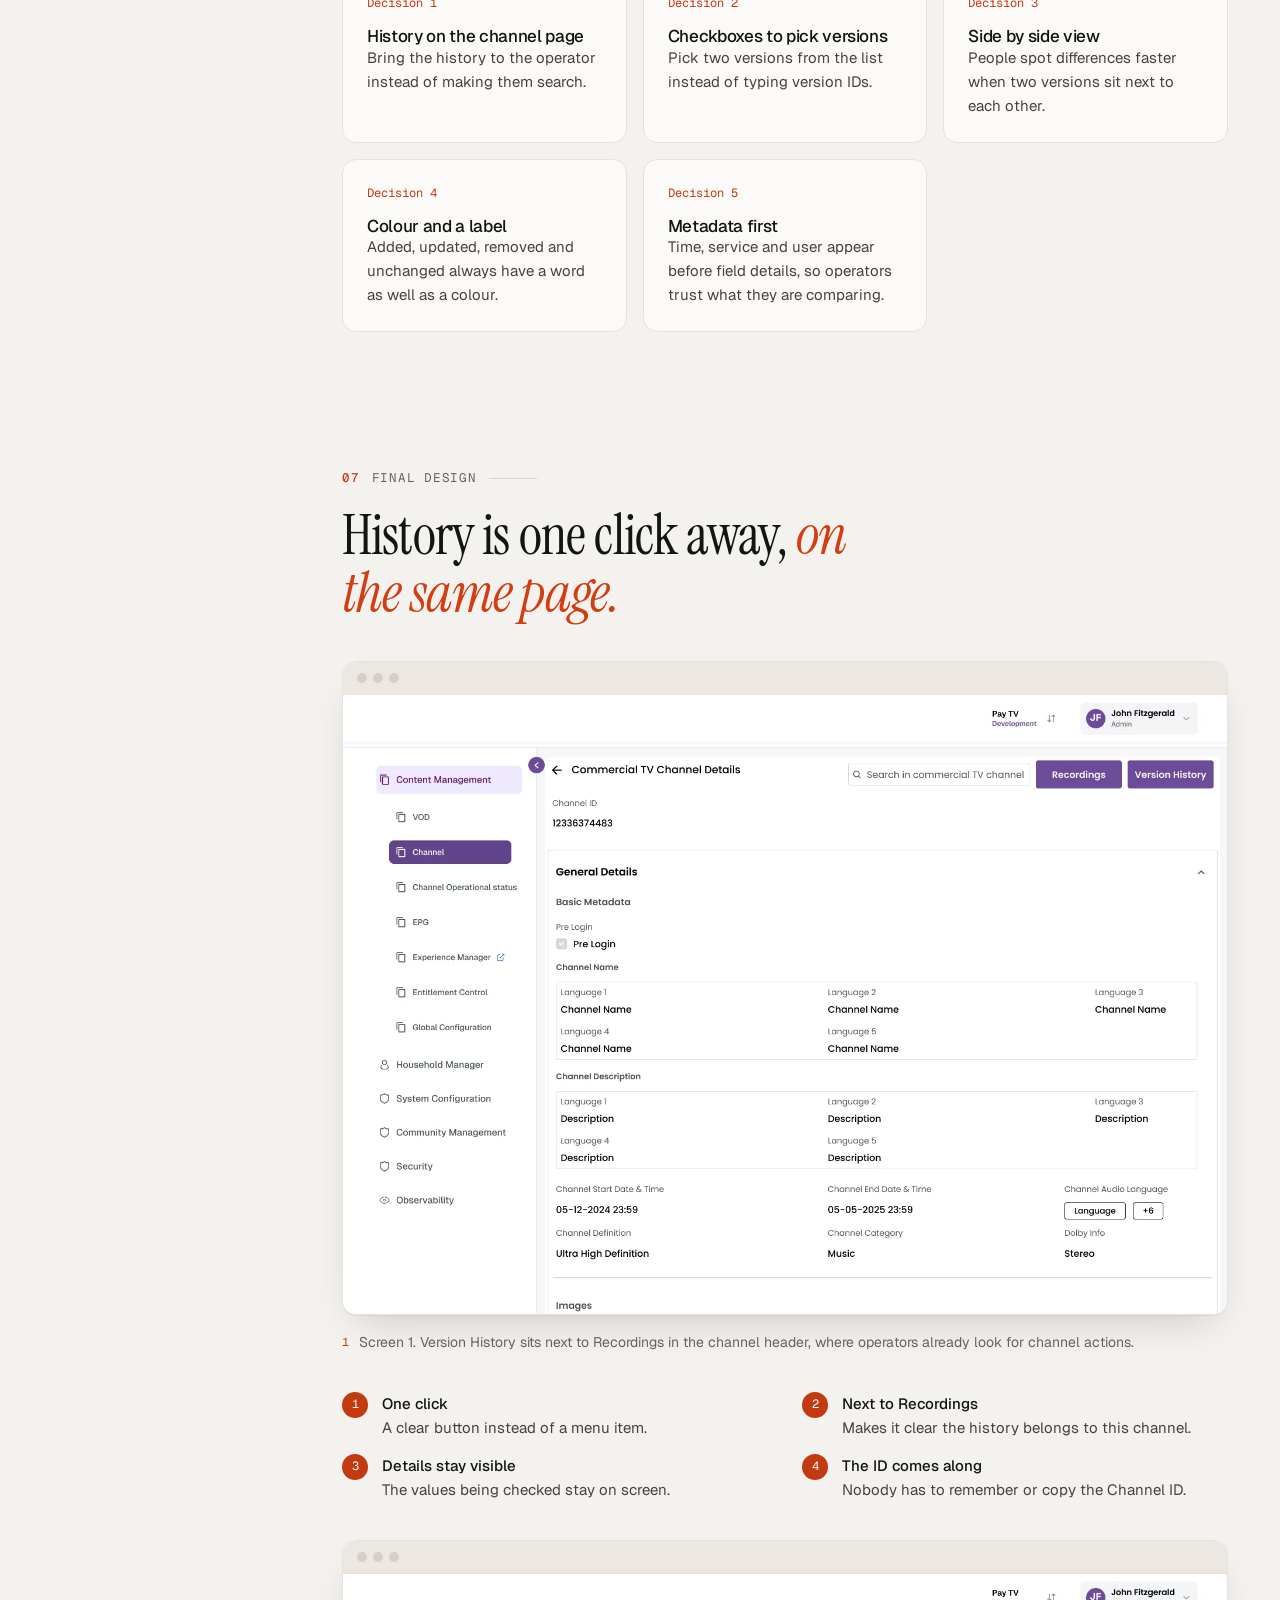
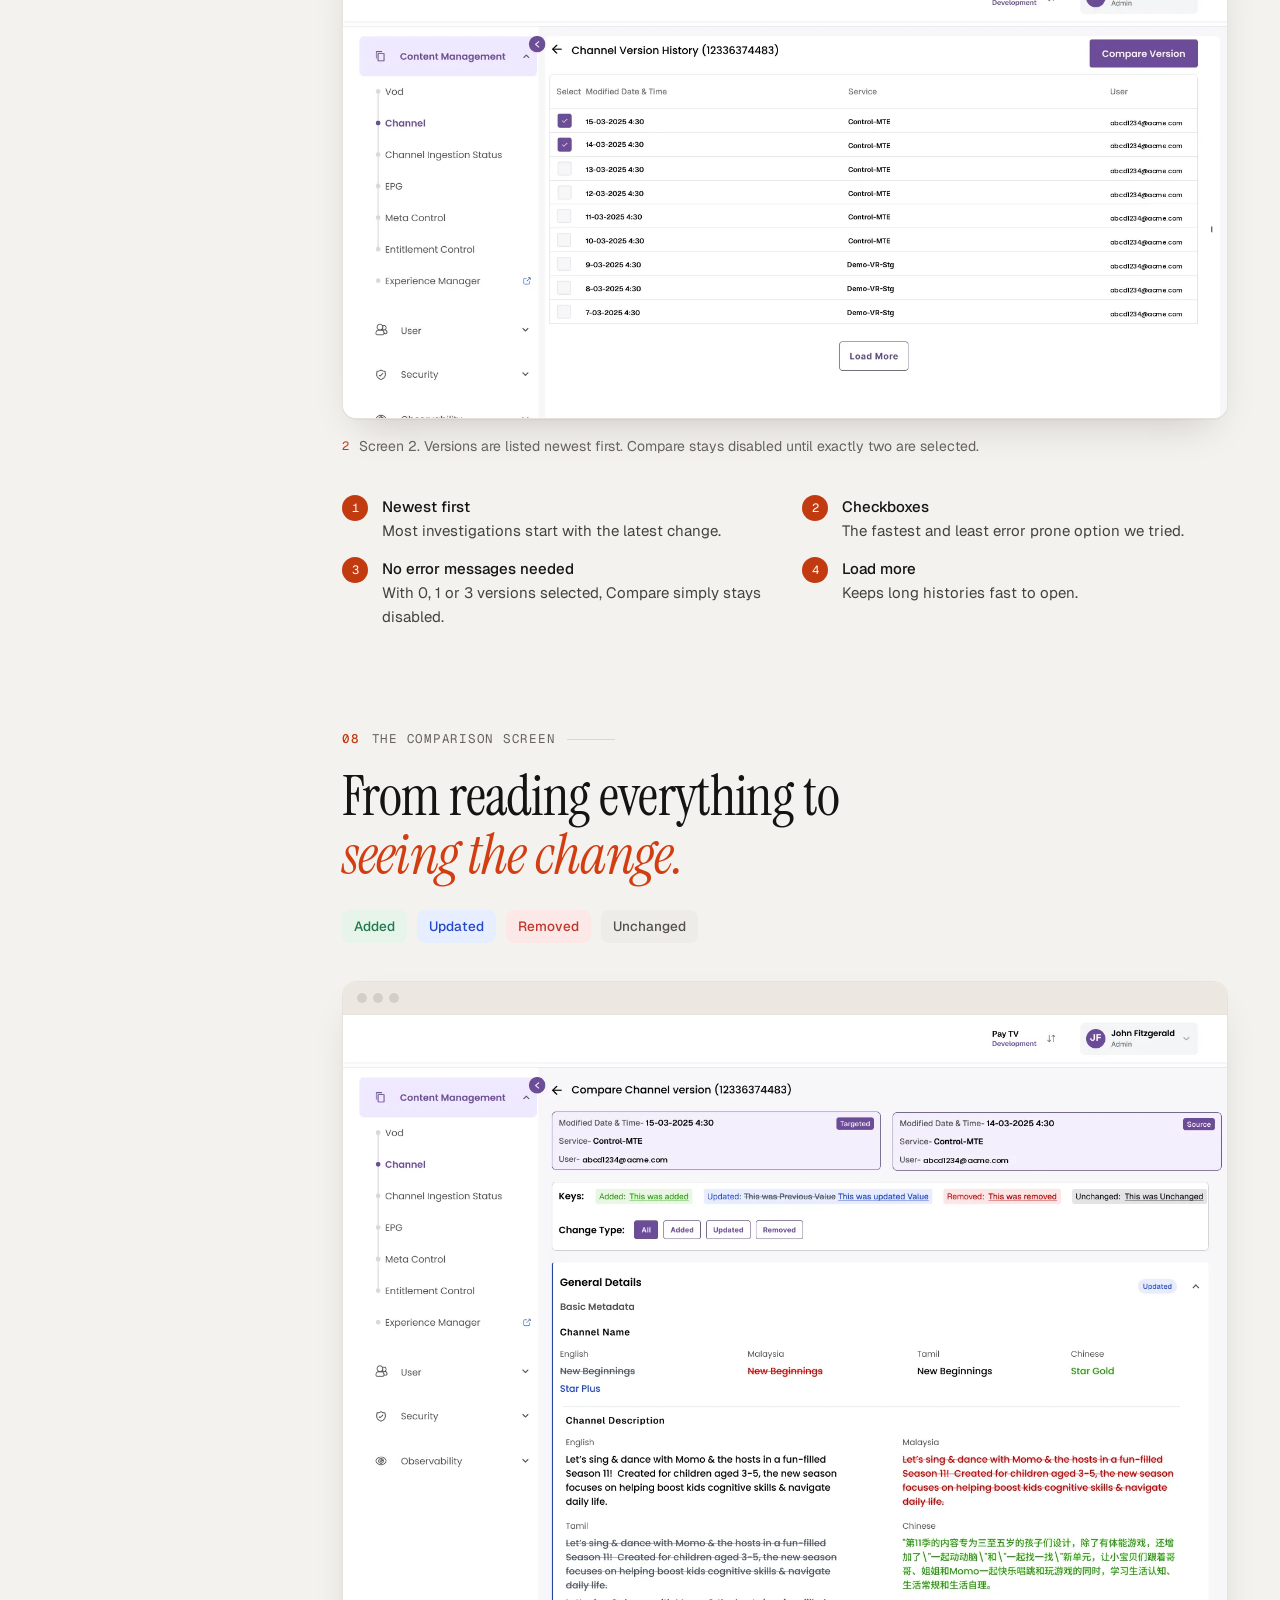
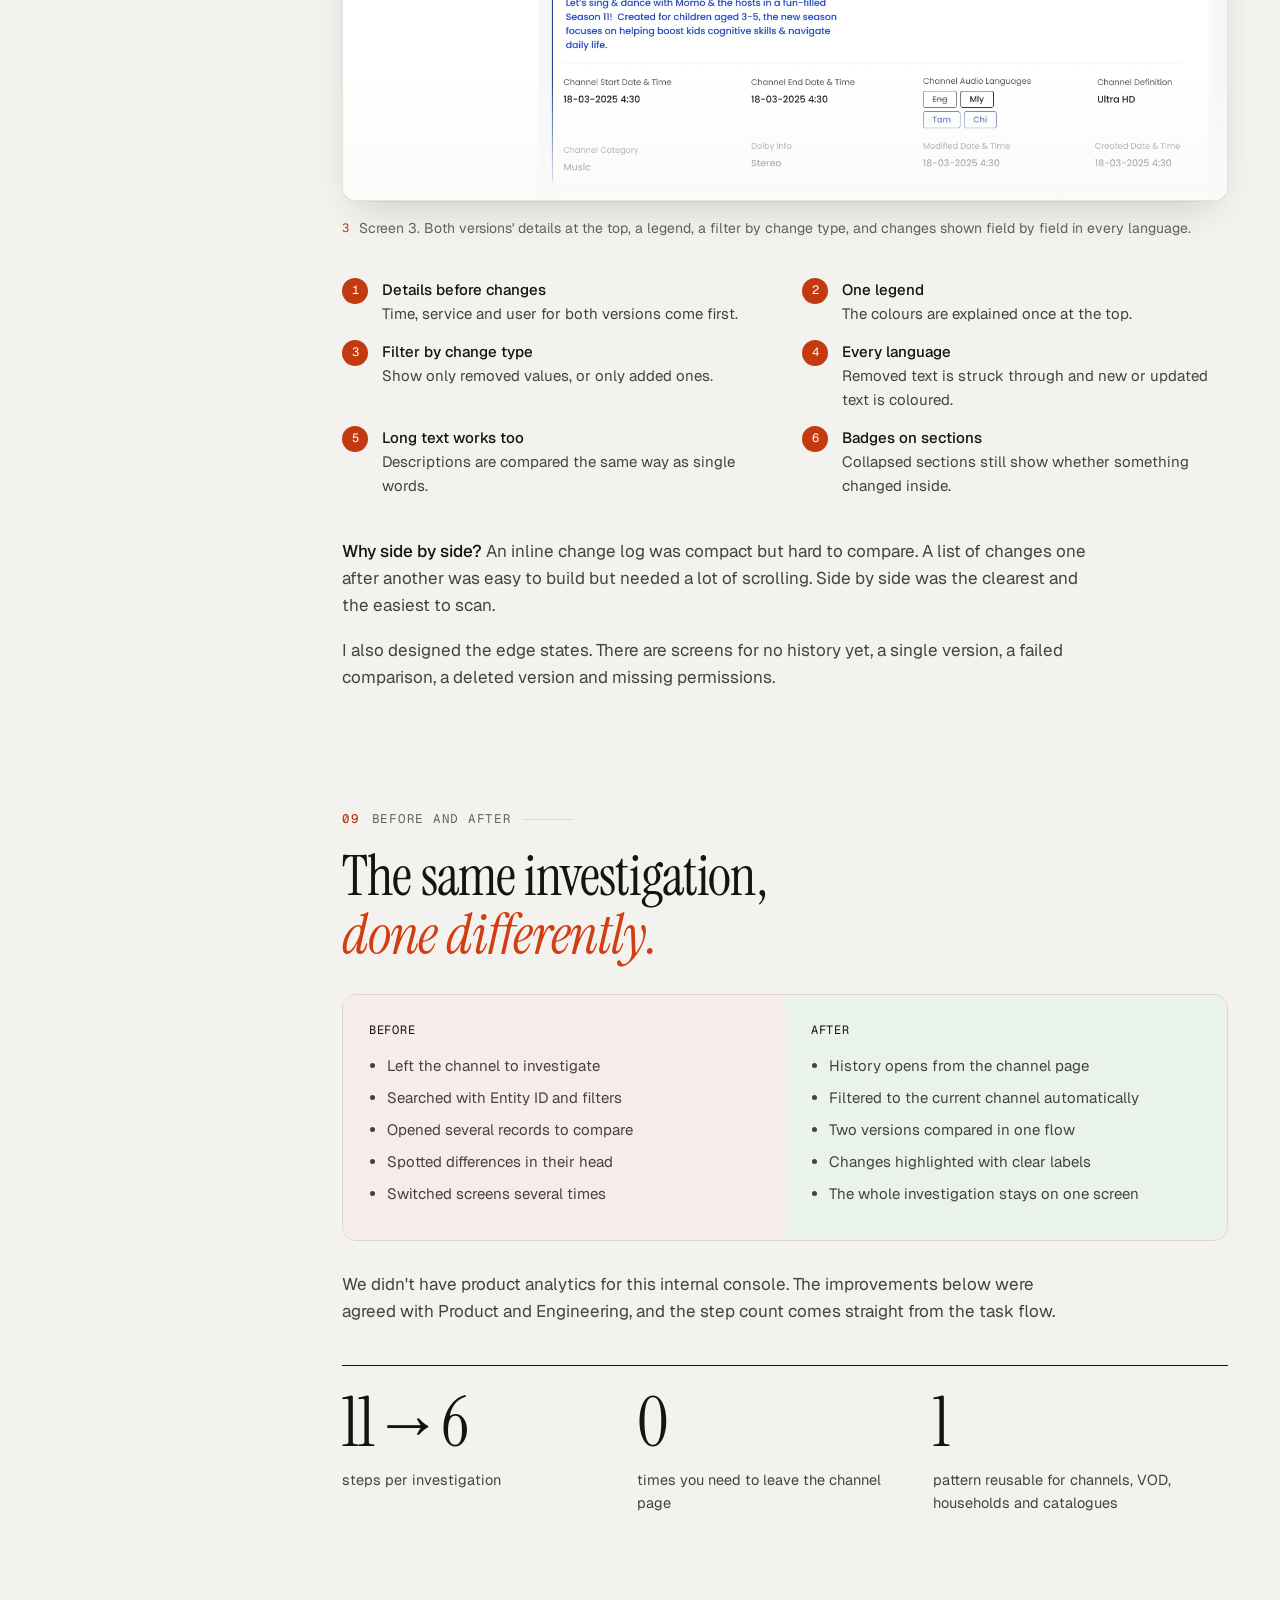
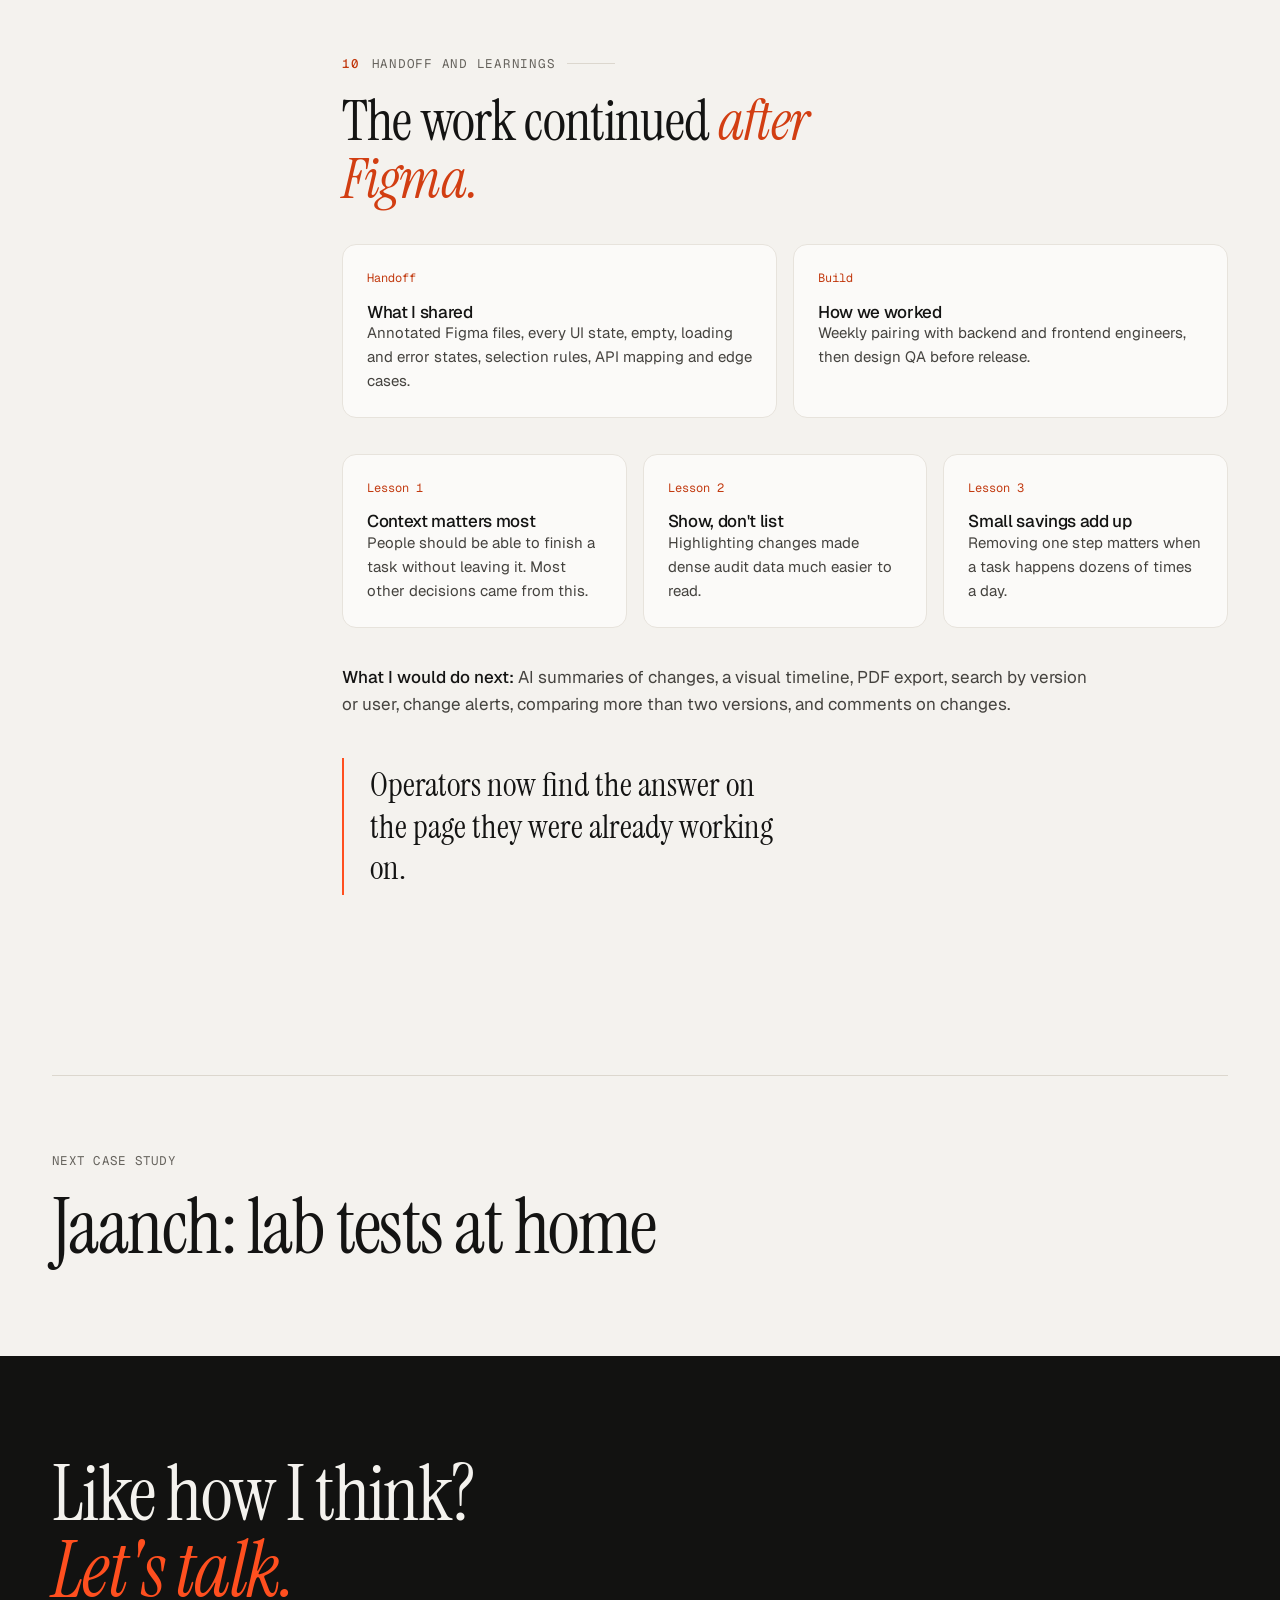
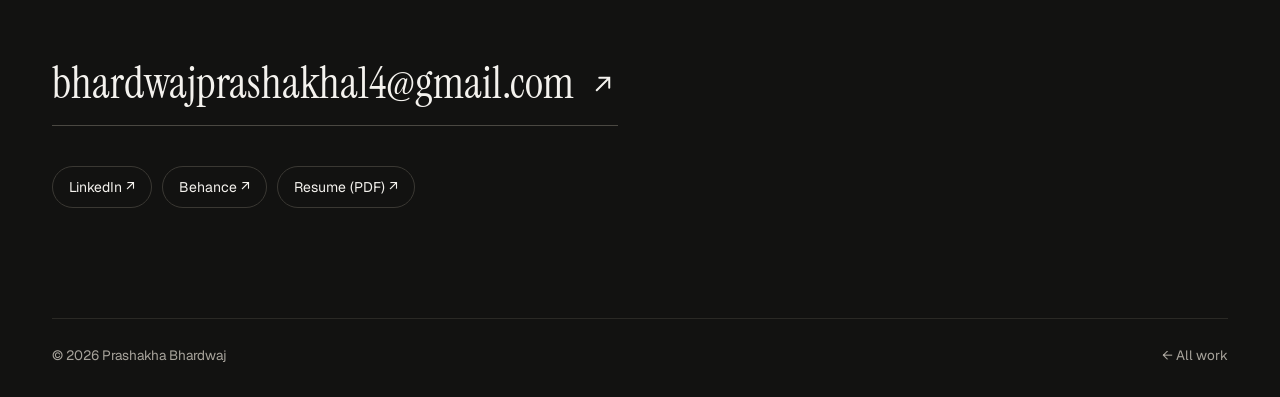
<file: audit-experience.html>
<!DOCTYPE html>
<html lang="en">
<head>
<meta charset="UTF-8">
<meta name="viewport" content="width=device-width, initial-scale=1">
<title>Redesigning the Audit Experience | Prashakha Bhardwaj</title>
<meta name="description" content="Case study on moving audit history into the channel page and adding a side by side version comparison in an enterprise OTT operator console.">
<meta property="og:title" content="Redesigning the Audit Experience">
<meta property="og:description" content="Case study on moving audit history into the channel page and adding a side by side version comparison in an enterprise OTT operator console.">
<link rel="preconnect" href="https://fonts.googleapis.com">
<link rel="preconnect" href="https://fonts.gstatic.com" crossorigin>
<link href="https://fonts.googleapis.com/css2?family=Geist:wght@400;500;600&family=Geist+Mono:wght@400;500&family=Instrument+Serif:ital@0;1&display=swap" rel="stylesheet">
<link rel="stylesheet" href="../assets/site.css">
<link rel="icon" href="data:image/svg+xml,%3Csvg xmlns='http://www.w3.org/2000/svg' viewBox='0 0 32 32'%3E%3Ccircle cx='16' cy='16' r='16' fill='%23141413'/%3E%3Ctext x='16' y='22' font-family='Georgia' font-style='italic' font-size='18' fill='%23F4F2EE' text-anchor='middle'%3Ep%3C/text%3E%3C/svg%3E">
</head>
<body>
<header class="nav">
  <div class="wrap">
    <a href="../index.html" class="brand"><span class="mark">p</span>Prashakha Bhardwaj</a>
    <nav class="nav-links" aria-label="Site">
      <a href="../index.html#work">Work</a>
      <a href="../index.html#about">About</a>
      <a href="../index.html#experience">Experience</a>
      <a href="../index.html#contact">Contact</a>
    </nav>
    <a class="btn btn-line" href="../Prashakha-Bhardwaj-Resume.pdf" target="_blank" rel="noopener">Resume</a>
  </div>
</header>
<main>
<div class="cs-hero"><div class="wrap">
<a class="back" href="../index.html#work">← All work</a>
<div class="kicker rv"><b>Case study 02</b> Enterprise OTT operator console</div>
<h1 class="h-xl rv">Redesigning the <em>audit</em> experience</h1>
<p class="lede rv">Operators use audit logs to find out what changed and who changed it. The old module made that slow and tiring. I moved version history into the channel page and added a side by side comparison, which cut an 11 step investigation down to 6 steps.</p>
<div class="cs-facts rv"><div><span>My role</span><b>UI/UX designer, from research to QA</b></div><div><span>Team</span><b>2 product managers, backend, frontend and QA</b></div><div><span>Timeline</span><b>4 to 6 weeks to handoff</b></div><div><span>Research</span><b>Shadowing, heuristic review, workshops</b></div><div><span>Tools</span><b>Figma, FigJam, Jira, Confluence</b></div></div>
<p class="cs-note rv"><b>Note</b><span>Client branding has been removed from all screens, and names and emails are placeholders. About 9 minutes to read.</span></p>
<div class="cs-cover bg-sage rv">
<img src="../assets/img/au-compare.webp" alt="Version comparison" style="left:7%;top:10%;width:50%">
<img src="../assets/img/au-versions.webp" alt="Version history" style="right:6%;top:18%;width:40%">
</div>
</div></div>
<div class="wrap"><div class="cs"><nav class="toc" aria-label="On this page"><p>On this page</p><a href="#overview"><span>01</span>Overview</a><a href="#problem"><span>02</span>The problem</a><a href="#research"><span>03</span>Research</a><a href="#persona"><span>04</span>Persona and journey</a><a href="#ia"><span>05</span>Structure and flow</a><a href="#exploration"><span>06</span>Exploration</a><a href="#solution"><span>07</span>Final design</a><a href="#compare"><span>08</span>The comparison screen</a><a href="#impact"><span>09</span>Before and after</a><a href="#handoff"><span>10</span>Handoff and learnings</a></nav><div><section class="chap" id="overview"><div class="kicker rv"><b>01</b> Overview</div><h2 class="h2 rv">From a record nobody liked opening to a tool <em>people use.</em></h2>
<div class="prose rv"><p>Operators check audit logs to troubleshoot issues and stay compliant across thousands of channels, VOD assets, households and devices. The old experience made them leave what they were doing, open a separate module and piece the change together one field at a time.</p>
<p>I led the redesign. <strong>Version history now lives inside the channel page</strong>, and a <strong>side by side comparison</strong> highlights what was added, updated, removed or left unchanged.</p></div>
<div class="own rv"><div><h5>What I owned</h5><ul><li>Research plan, support shadowing and the heuristic review</li><li>Information architecture, task flows and wireframes</li><li>Final UI, every state and the handoff file</li><li>Design QA before release</li></ul></div><div><h5>What I did with the team</h5><ul><li>Scope and priorities with two product managers</li><li>API limits and version data with backend engineers</li><li>Weekly pairing with frontend engineers during build</li></ul></div></div><div class="stats rv"><div><b>11→6</b><span>steps to finish an investigation</span></div><div><b>0</b><span>times you need to leave the channel page</span></div><div><b>1</b><span>click to open the history</span></div></div></section>
<section class="chap" id="problem"><div class="kicker rv"><b>02</b> The problem</div><h2 class="h2 rv">Finding the record took longer than <em>understanding the change.</em></h2>
<div class="prose rv"><p>Audit logs lived in their own module. To check one channel, an operator had to leave it, remember its Entity ID, set up the filters again and scroll through a long list. All of this happened before they saw a single changed value.</p></div>
<figure class="rv"><div class="shot"><div class="chrome"><i></i><i></i><i></i></div><img src="../assets/img/au-old-list.webp" alt="Old audit log list showing every action from every service in one table" loading="lazy"></div><figcaption><b>Before</b><span>The old list mixed every action from every service, with no link back to the channel.</span></figcaption></figure><ol class="notes rv"><li><b>Filters were the only way in</b>There was no link from a channel to its own history.</li><li><b>IDs without links</b>Operators matched Entity IDs by hand.</li><li><b>One record at a time</b>The eye icon opened a single record, never two versions together.</li><li><b>Everything in one list</b>All services and entity types were mixed together.</li></ol>
<div class="pair" style="margin-top:50px"><figure class="rv"><div class="shot"><div class="chrome"><i></i><i></i><i></i></div><img src="../assets/img/au-old-filter.webp" alt="Old filter panel that needs Tenant ID, Entity ID and Entity Type" loading="lazy"></div></figure><figure class="rv"><div class="shot"><div class="chrome"><i></i><i></i><i></i></div><img src="../assets/img/au-old-detail.webp" alt="Old detail panel with metadata and nothing to compare against" loading="lazy"></div></figure></div>
<div class="cols c2 rv"><div class="cell"><span class="n">Problem 1</span><h4>Three fields to remember</h4><p>Tenant ID, Entity ID and Entity Type had to be typed in from memory before any result appeared.</p></div><div class="cell"><span class="n">Problem 2</span><h4>Nothing to compare</h4><p>The detail panel showed one point in time, so working out the change was left to the operator.</p></div></div></section>
<section class="chap" id="research"><div class="kicker rv"><b>03</b> Research</div><h2 class="h2 rv">Nobody starts an investigation <em>in the audit module.</em></h2>
<div class="prose rv"><p>This is an internal product, so we didn't run formal usability panels. I used stakeholder conversations, support team shadowing, developer workshops and a review of how people moved between modules.</p></div>
<div class="cols c4 rv"><div class="cell"><span class="n">Method 1</span><h4>Stakeholder conversations</h4><p>Business needs and what operations teams care about most.</p></div><div class="cell"><span class="n">Method 2</span><h4>Support team shadowing</h4><p>How operators investigate live issues.</p></div><div class="cell"><span class="n">Method 3</span><h4>Developer workshops</h4><p>What the API could support.</p></div><div class="cell"><span class="n">Method 4</span><h4>Workflow review</h4><p>How people move between modules.</p></div></div>
<div class="table-wrap rv"><table class="table">
<tr><th>Heuristic</th><th>Score</th><th>What I saw</th></tr>
<tr><td>Recognition over recall</td><td>1 of 5</td><td>IDs and types had to be remembered before searching</td></tr>
<tr><td>Efficiency</td><td>2 of 5</td><td>Every investigation meant switching modules and comparing by hand</td></tr>
<tr><td>Information hierarchy</td><td>2 of 5</td><td>Dense metadata, all with the same visual weight</td></tr>
<tr><td>System status, error prevention, learnability</td><td>3 of 5</td><td>Usable, but nothing guided the operator</td></tr>
<tr><td>Consistency</td><td>4 of 5</td><td>Matched the rest of the console</td></tr>
</table></div>
<div class="cols c4 rv"><div class="cell"><span class="n">Finding 1</span><h4>Context comes first</h4><p>Operators look for history while they are already on a channel.</p></div><div class="cell"><span class="n">Finding 2</span><h4>Searching was the slow part</h4><p>Finding the right record took longer than understanding it.</p></div><div class="cell"><span class="n">Finding 3</span><h4>One clear answer</h4><p>People wanted to know what changed, not see every record.</p></div><div class="cell"><span class="n">Finding 4</span><h4>The top request</h4><p>Comparing two versions side by side wasn't possible at all.</p></div></div></section>
<section class="chap" id="persona"><div class="kicker rv"><b>04</b> Persona and journey</div><h2 class="h2 rv">Designing for the <em>operations engineer.</em></h2>
<blockquote class="quote rv">"Half my day goes into figuring out what changed and who touched it last. I don't need more data. I need less digging."<cite>Paraphrased from a support team shadowing session</cite></blockquote>
<div class="cols  rv"><div class="cell"><span class="n">Goals</span><h4>Fix issues quickly</h4><p>Check changes, help other teams and review configuration history.</p></div><div class="cell"><span class="n">Frustrations</span><h4>Too much digging</h4><p>Too many clicks, filters set up again and again, constant switching between modules.</p></div><div class="cell"><span class="n">Needs</span><h4>Less effort</h4><p>Quick access, version comparison and changes that are easy to see.</p></div></div>
<div class="table-wrap rv"><table class="table">
<tr><th>Stage</th><th>What they do</th><th>Pain point</th><th>Opportunity</th></tr>
<tr><td>View channel</td><td>Opens channel details</td><td>No history shown</td><td>Show version history on the channel</td></tr>
<tr><td>Find history</td><td>Opens the audit module</td><td>Leaves the task</td><td>Open history in place</td></tr>
<tr><td>Search</td><td>Sets filters</td><td>Needs IDs from memory</td><td>Filter to the current channel automatically</td></tr>
<tr><td>Read</td><td>Opens one record</td><td>Dense metadata</td><td>Clear hierarchy</td></tr>
<tr><td>Compare</td><td>Opens several records</td><td>Compares in their head</td><td>Side by side comparison</td></tr>
</table></div></section>
<section class="chap" id="ia"><div class="kicker rv"><b>05</b> Structure and flow</div><h2 class="h2 rv">History moves into <em>the channel page.</em></h2>
<div class="ba rv"><div><h5>Before</h5><ul><li>Console → Audit Log → Filters → Search → List → Details</li><li>History sits outside the channel workflow</li></ul></div>
<div><h5>After</h5><ul><li>Channel Details → Version History → Compare → Version details</li><li>History is part of the same task</li></ul></div></div>
<div class="flow-label rv">Before, 11 steps</div>
<div class="flow rv"><span>Investigate</span><i>→</i><span class="bad">Leave channel</span><i>→</i><span class="bad">Open audit module</span><i>→</i><span>Choose entity type</span><i>→</i><span class="bad">Enter filters</span><i>→</i><span>Search</span><i>→</i><span>Open record</span><i>→</i><span>Read metadata</span><i>→</i><span>Open another</span><i>→</i><span class="bad">Compare by hand</span><i>→</i><span>Find the difference</span></div>
<div class="flow-label rv">After, 6 steps</div>
<div class="flow rv"><span>Investigate</span><i>→</i><span class="good">Open version history</span><i>→</i><span>Pick version A</span><i>→</i><span>Pick version B</span><i>→</i><span class="good">Compare</span><i>→</i><span class="stop">Done</span></div></section>
<section class="chap" id="exploration"><div class="kicker rv"><b>06</b> Exploration</div><h2 class="h2 rv">I tried four layouts. <em>One held up with real data.</em></h2><div class="cols c4 rv"><div class="cell"><span class="n">Option A, rejected</span><h4>Horizontal cards</h4><p>Too much sideways scrolling for channels with dozens of versions.</p></div><div class="cell"><span class="n">Option B, rejected</span><h4>A modal window</h4><p>Got crowded at once and had no room for a real comparison.</p></div><div class="cell"><span class="n">Option C, rejected</span><h4>A separate comparison page</h4><p>Operators lost their place in the channel.</p></div><div class="cell"><span class="n">Option D, chosen</span><h4>History inside the channel</h4><p>Kept people in context and worked for any number of versions.</p></div></div><div class="cols  rv"><div class="cell"><span class="n">Decision 1</span><h4>History on the channel page</h4><p>Bring the history to the operator instead of making them search.</p></div><div class="cell"><span class="n">Decision 2</span><h4>Checkboxes to pick versions</h4><p>Pick two versions from the list instead of typing version IDs.</p></div><div class="cell"><span class="n">Decision 3</span><h4>Side by side view</h4><p>People spot differences faster when two versions sit next to each other.</p></div><div class="cell"><span class="n">Decision 4</span><h4>Colour and a label</h4><p>Added, updated, removed and unchanged always have a word as well as a colour.</p></div><div class="cell"><span class="n">Decision 5</span><h4>Metadata first</h4><p>Time, service and user appear before field details, so operators trust what they are comparing.</p></div></div></section>
<section class="chap" id="solution"><div class="kicker rv"><b>07</b> Final design</div><h2 class="h2 rv">History is one click away, <em>on the same page.</em></h2>
<figure class="rv"><div class="shot"><div class="chrome"><i></i><i></i><i></i></div><img src="../assets/img/au-entity.webp" alt="Channel details page with a Version History button next to Recordings" loading="lazy"></div><figcaption><b>1</b><span>Screen 1. Version History sits next to Recordings in the channel header, where operators already look for channel actions.</span></figcaption></figure><ol class="notes rv"><li><b>One click</b>A clear button instead of a menu item.</li><li><b>Next to Recordings</b>Makes it clear the history belongs to this channel.</li><li><b>Details stay visible</b>The values being checked stay on screen.</li><li><b>The ID comes along</b>Nobody has to remember or copy the Channel ID.</li></ol><figure class="rv"><div class="shot"><div class="chrome"><i></i><i></i><i></i></div><img src="../assets/img/au-versions.webp" alt="Version history list with two versions selected and Compare Version enabled" loading="lazy"></div><figcaption><b>2</b><span>Screen 2. Versions are listed newest first. Compare stays disabled until exactly two are selected.</span></figcaption></figure><ol class="notes rv"><li><b>Newest first</b>Most investigations start with the latest change.</li><li><b>Checkboxes</b>The fastest and least error prone option we tried.</li><li><b>No error messages needed</b>With 0, 1 or 3 versions selected, Compare simply stays disabled.</li><li><b>Load more</b>Keeps long histories fast to open.</li></ol></section>
<section class="chap" id="compare"><div class="kicker rv"><b>08</b> The comparison screen</div><h2 class="h2 rv">From reading everything to <em>seeing the change.</em></h2>
<div class="legend rv"><span class="lg-add">Added</span><span class="lg-upd">Updated</span><span class="lg-rem">Removed</span><span class="lg-same">Unchanged</span></div>
<figure class="rv"><div class="shot tall"><div class="chrome"><i></i><i></i><i></i></div><img src="../assets/img/au-compare.webp" alt="Side by side comparison of two channel versions with changes highlighted in each language" loading="lazy"></div><figcaption><b>3</b><span>Screen 3. Both versions' details at the top, a legend, a filter by change type, and changes shown field by field in every language.</span></figcaption></figure><ol class="notes rv"><li><b>Details before changes</b>Time, service and user for both versions come first.</li><li><b>One legend</b>The colours are explained once at the top.</li><li><b>Filter by change type</b>Show only removed values, or only added ones.</li><li><b>Every language</b>Removed text is struck through and new or updated text is coloured.</li><li><b>Long text works too</b>Descriptions are compared the same way as single words.</li><li><b>Badges on sections</b>Collapsed sections still show whether something changed inside.</li></ol>
<div class="prose rv" style="margin-top:40px"><p><strong>Why side by side?</strong> An inline change log was compact but hard to compare. A list of changes one after another was easy to build but needed a lot of scrolling. Side by side was the clearest and the easiest to scan.</p>
<p>I also designed the edge states. There are screens for no history yet, a single version, a failed comparison, a deleted version and missing permissions.</p></div></section>
<section class="chap" id="impact"><div class="kicker rv"><b>09</b> Before and after</div><h2 class="h2 rv">The same investigation, <em>done differently.</em></h2>
<div class="ba rv"><div><h5>Before</h5><ul><li>Left the channel to investigate</li><li>Searched with Entity ID and filters</li><li>Opened several records to compare</li><li>Spotted differences in their head</li><li>Switched screens several times</li></ul></div>
<div><h5>After</h5><ul><li>History opens from the channel page</li><li>Filtered to the current channel automatically</li><li>Two versions compared in one flow</li><li>Changes highlighted with clear labels</li><li>The whole investigation stays on one screen</li></ul></div></div>
<div class="prose rv"><p>We didn't have product analytics for this internal console. The improvements below were agreed with Product and Engineering, and the step count comes straight from the task flow.</p></div>
<div class="stats rv"><div><b>11→6</b><span>steps per investigation</span></div><div><b>0</b><span>times you need to leave the channel page</span></div><div><b>1</b><span>pattern reusable for channels, VOD, households and catalogues</span></div></div></section>
<section class="chap" id="handoff"><div class="kicker rv"><b>10</b> Handoff and learnings</div><h2 class="h2 rv">The work continued <em>after Figma.</em></h2><div class="cols c2 rv"><div class="cell"><span class="n">Handoff</span><h4>What I shared</h4><p>Annotated Figma files, every UI state, empty, loading and error states, selection rules, API mapping and edge cases.</p></div><div class="cell"><span class="n">Build</span><h4>How we worked</h4><p>Weekly pairing with backend and frontend engineers, then design QA before release.</p></div></div><div class="cols  rv"><div class="cell"><span class="n">Lesson 1</span><h4>Context matters most</h4><p>People should be able to finish a task without leaving it. Most other decisions came from this.</p></div><div class="cell"><span class="n">Lesson 2</span><h4>Show, don't list</h4><p>Highlighting changes made dense audit data much easier to read.</p></div><div class="cell"><span class="n">Lesson 3</span><h4>Small savings add up</h4><p>Removing one step matters when a task happens dozens of times a day.</p></div></div>
<div class="prose rv"><p><strong>What I would do next:</strong> AI summaries of changes, a visual timeline, PDF export, search by version or user, change alerts, comparing more than two versions, and comments on changes.</p></div>
<blockquote class="quote rv">Operators now find the answer on the page they were already working on.</blockquote></section>
</div></div><a class="next" href="jaanch.html"><span class="mono">Next case study</span><div class="h-xl">Jaanch: lab tests at home</div></a></div></main>
<footer class="contact" style="padding-top:100px">
  <div class="wrap">
    <h2 class="h-xl rv">Like how I think? <em>Let's talk.</em></h2>
    <a class="mail rv" href="mailto:bhardwajprashakha14@gmail.com">bhardwajprashakha14@gmail.com
      <svg width="30" height="30" viewBox="0 0 24 24" fill="none" stroke="currentColor" stroke-width="1.6" stroke-linecap="round"><path d="M7 17 17 7M9 7h8v8"/></svg></a>
    <div class="socials">
      <a href="https://www.linkedin.com/in/prashakha-bhardwaj-ux/" target="_blank" rel="noopener">LinkedIn ↗</a>
      <a href="https://www.behance.net/prashakbhardwa" target="_blank" rel="noopener">Behance ↗</a>
      <a href="../Prashakha-Bhardwaj-Resume.pdf" target="_blank" rel="noopener">Resume (PDF) ↗</a>
    </div>
    <div class="foot"><span>© <span id="year">2026</span> Prashakha Bhardwaj</span><a href="../index.html#work">← All work</a></div>
  </div>
</footer>
<script src="../assets/site.js"></script>
</body>
</html>
</file>
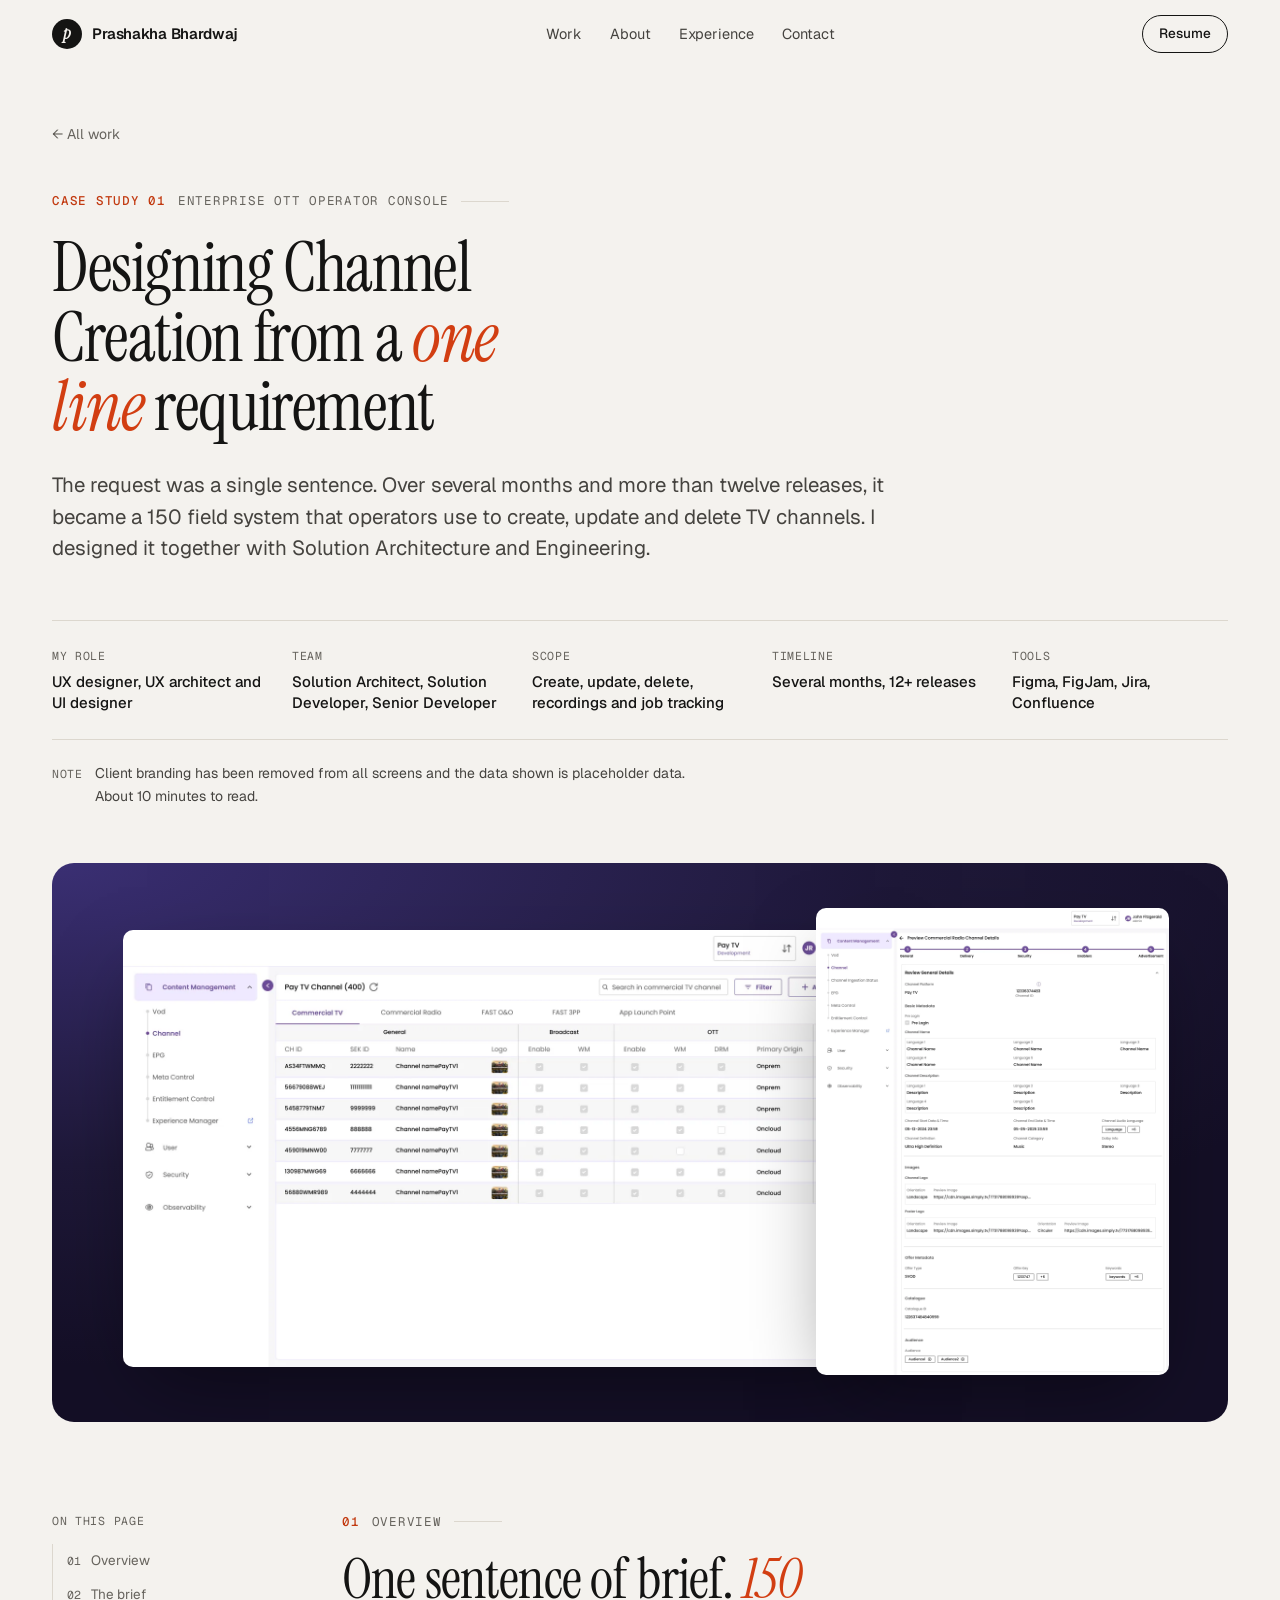
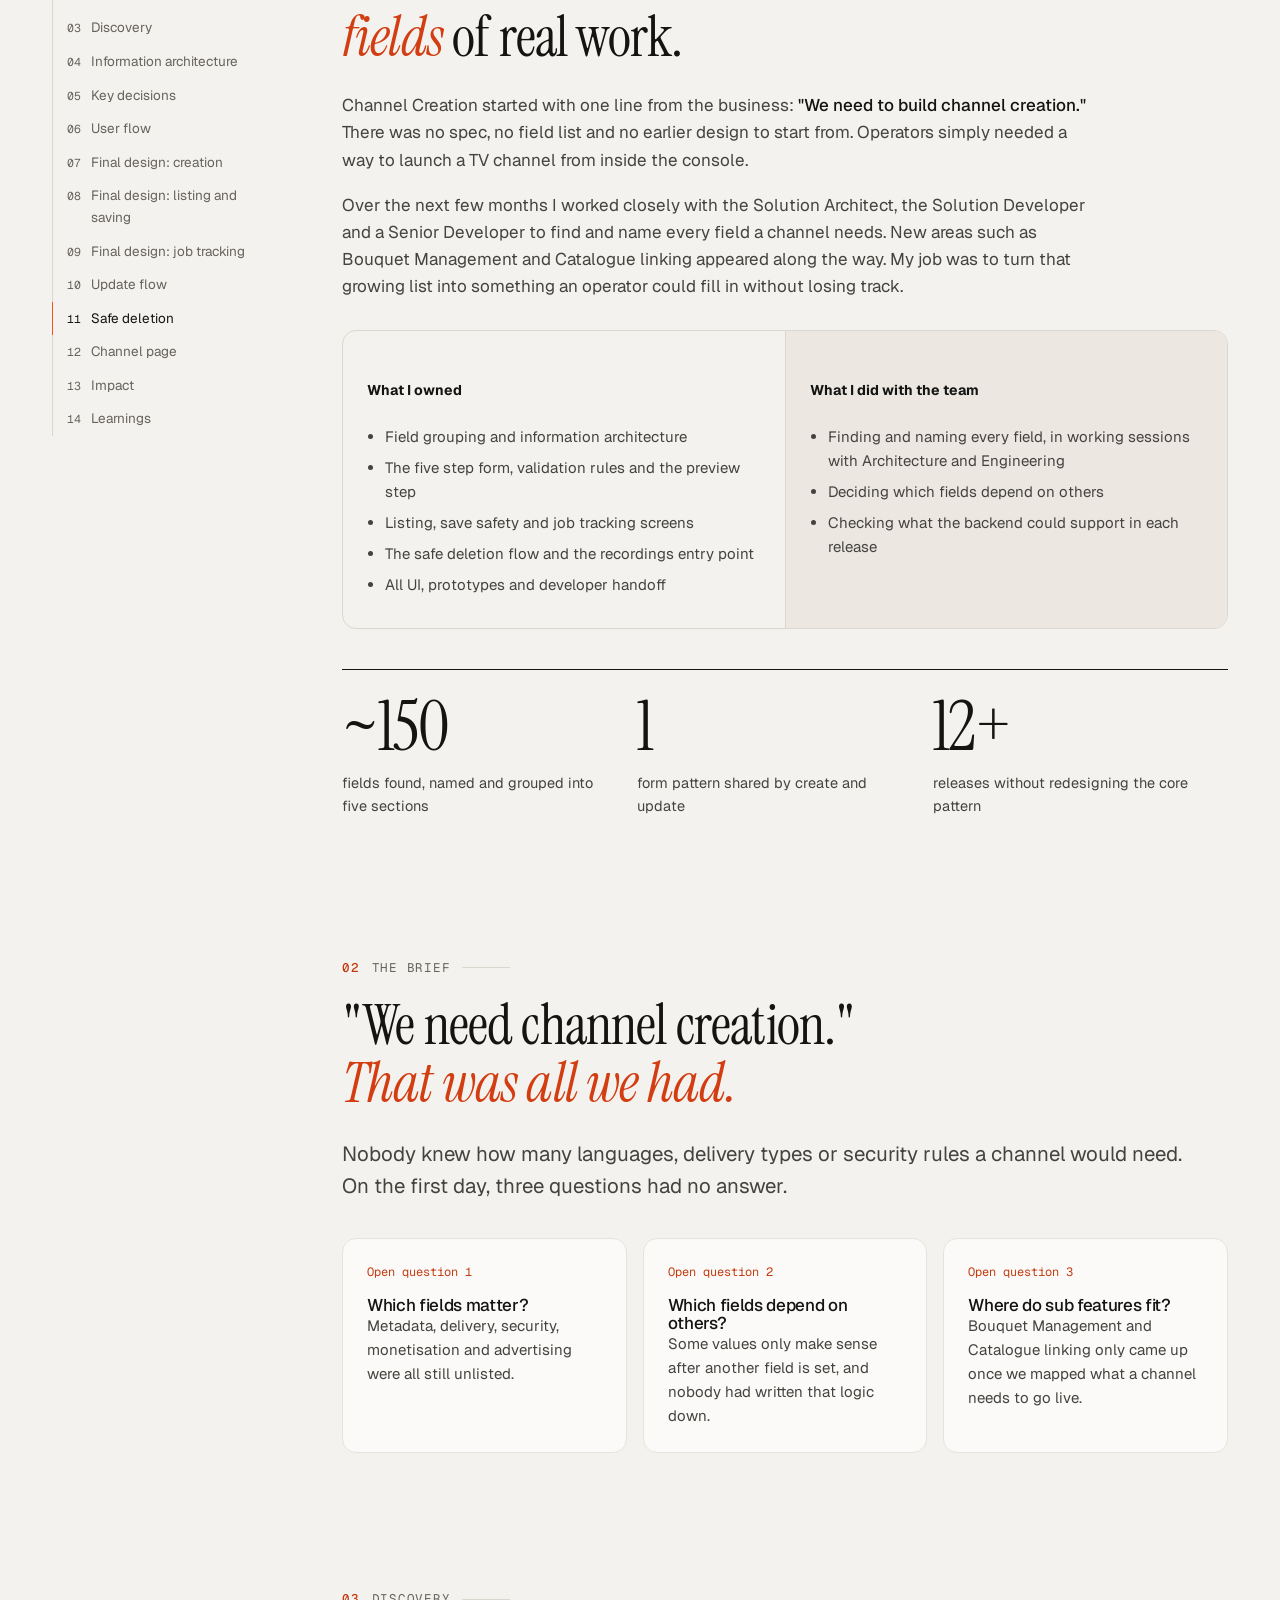
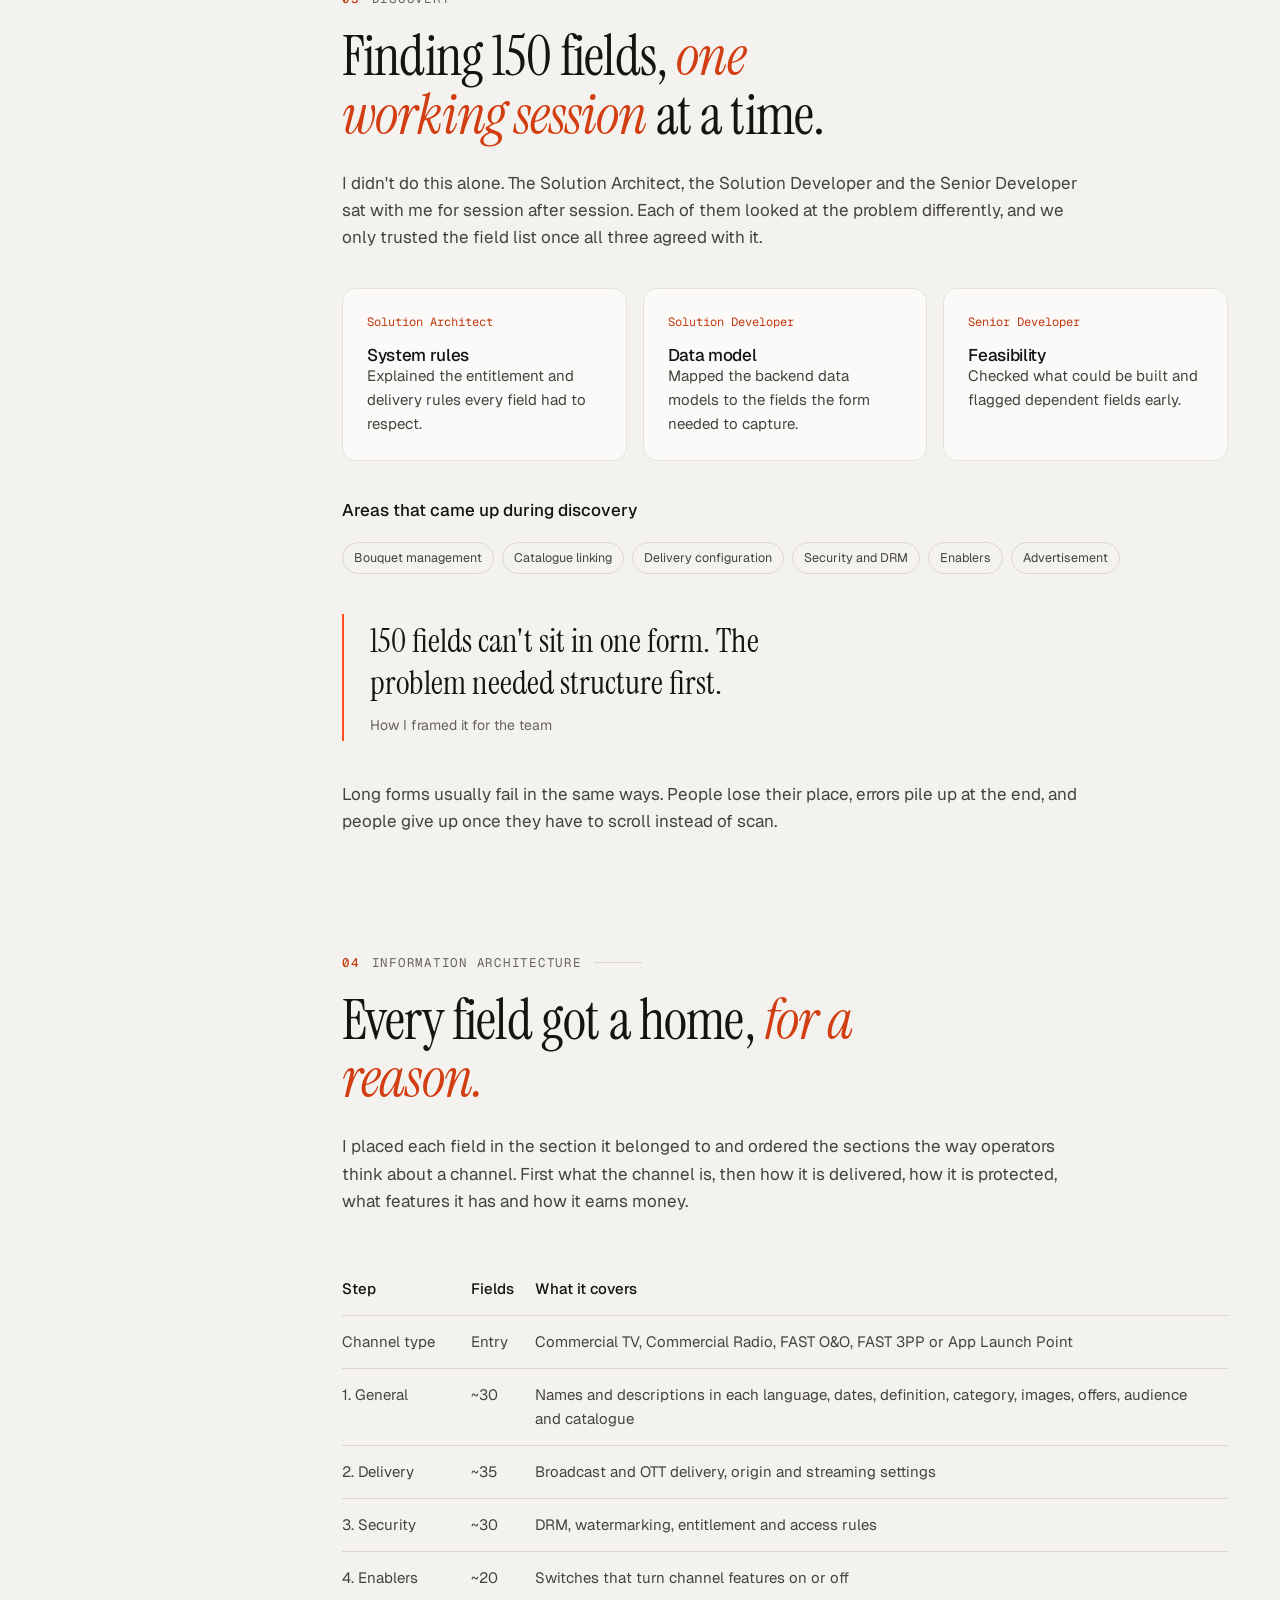
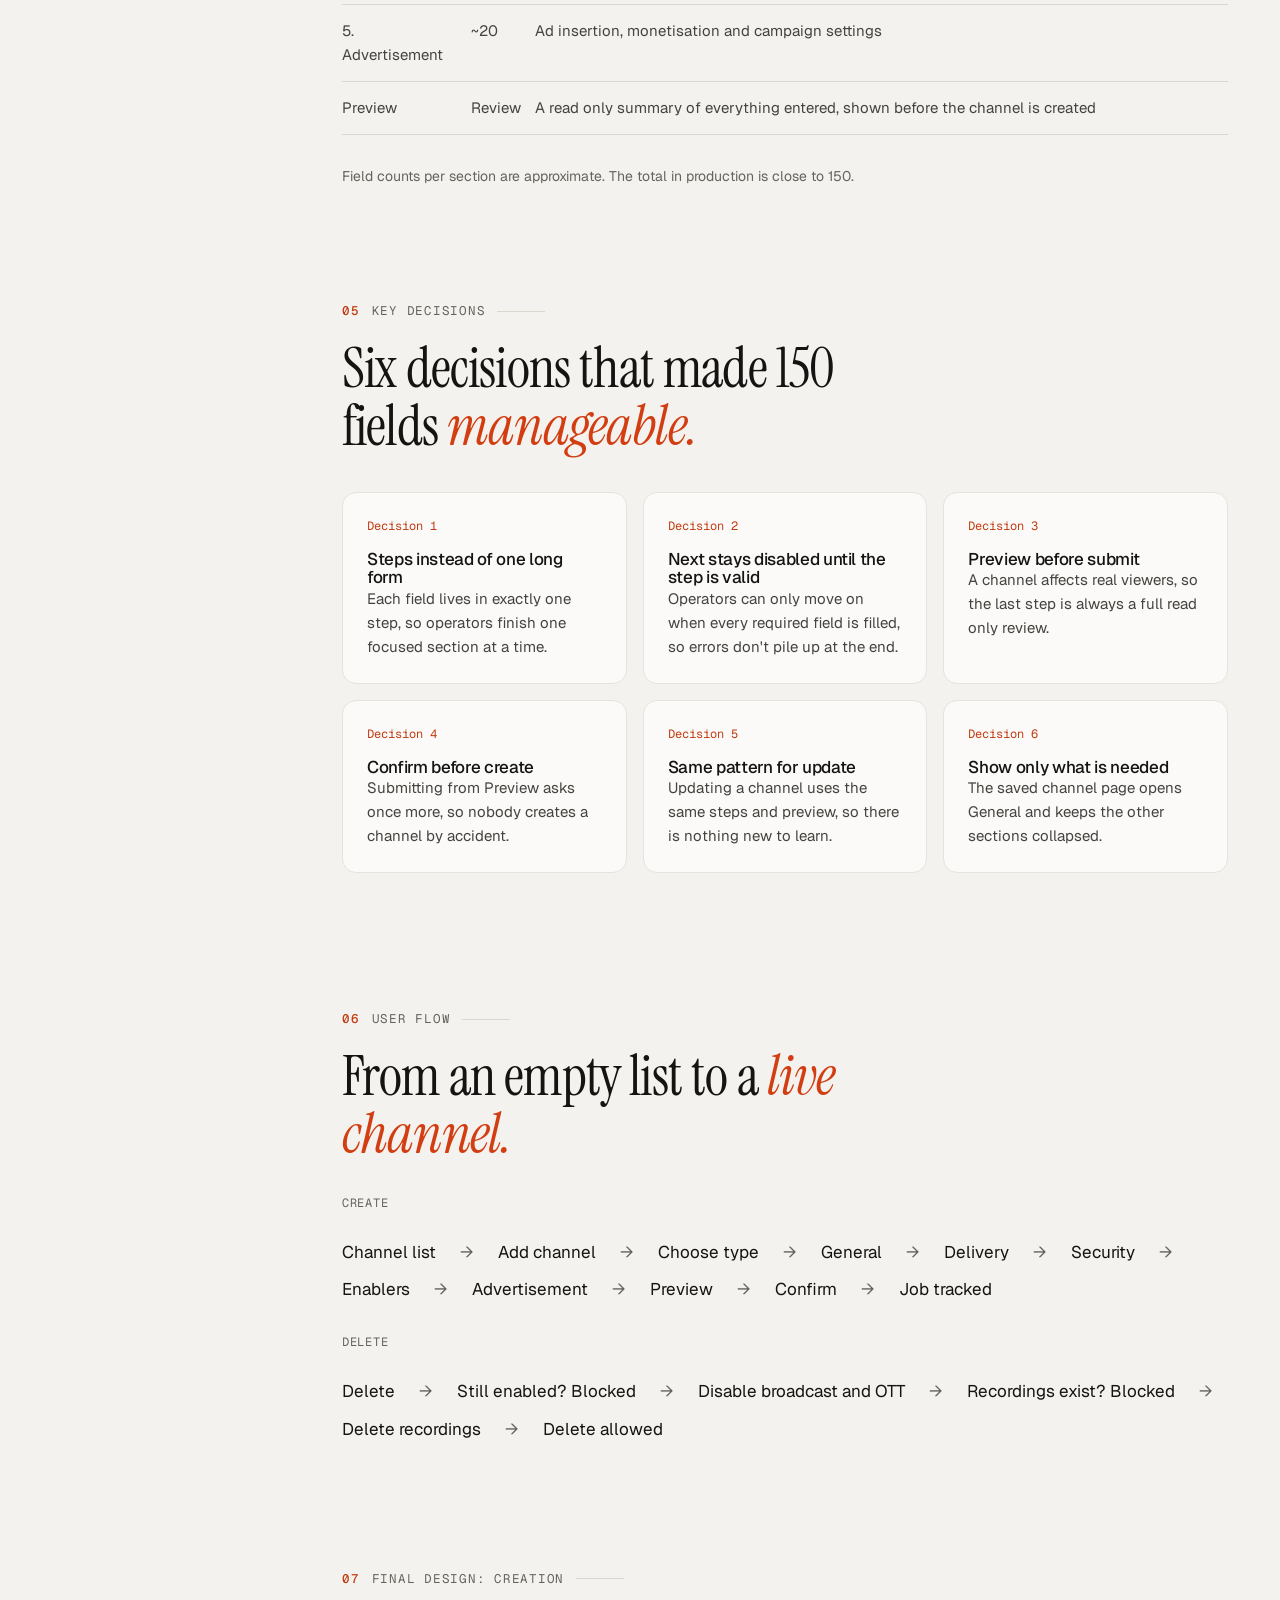
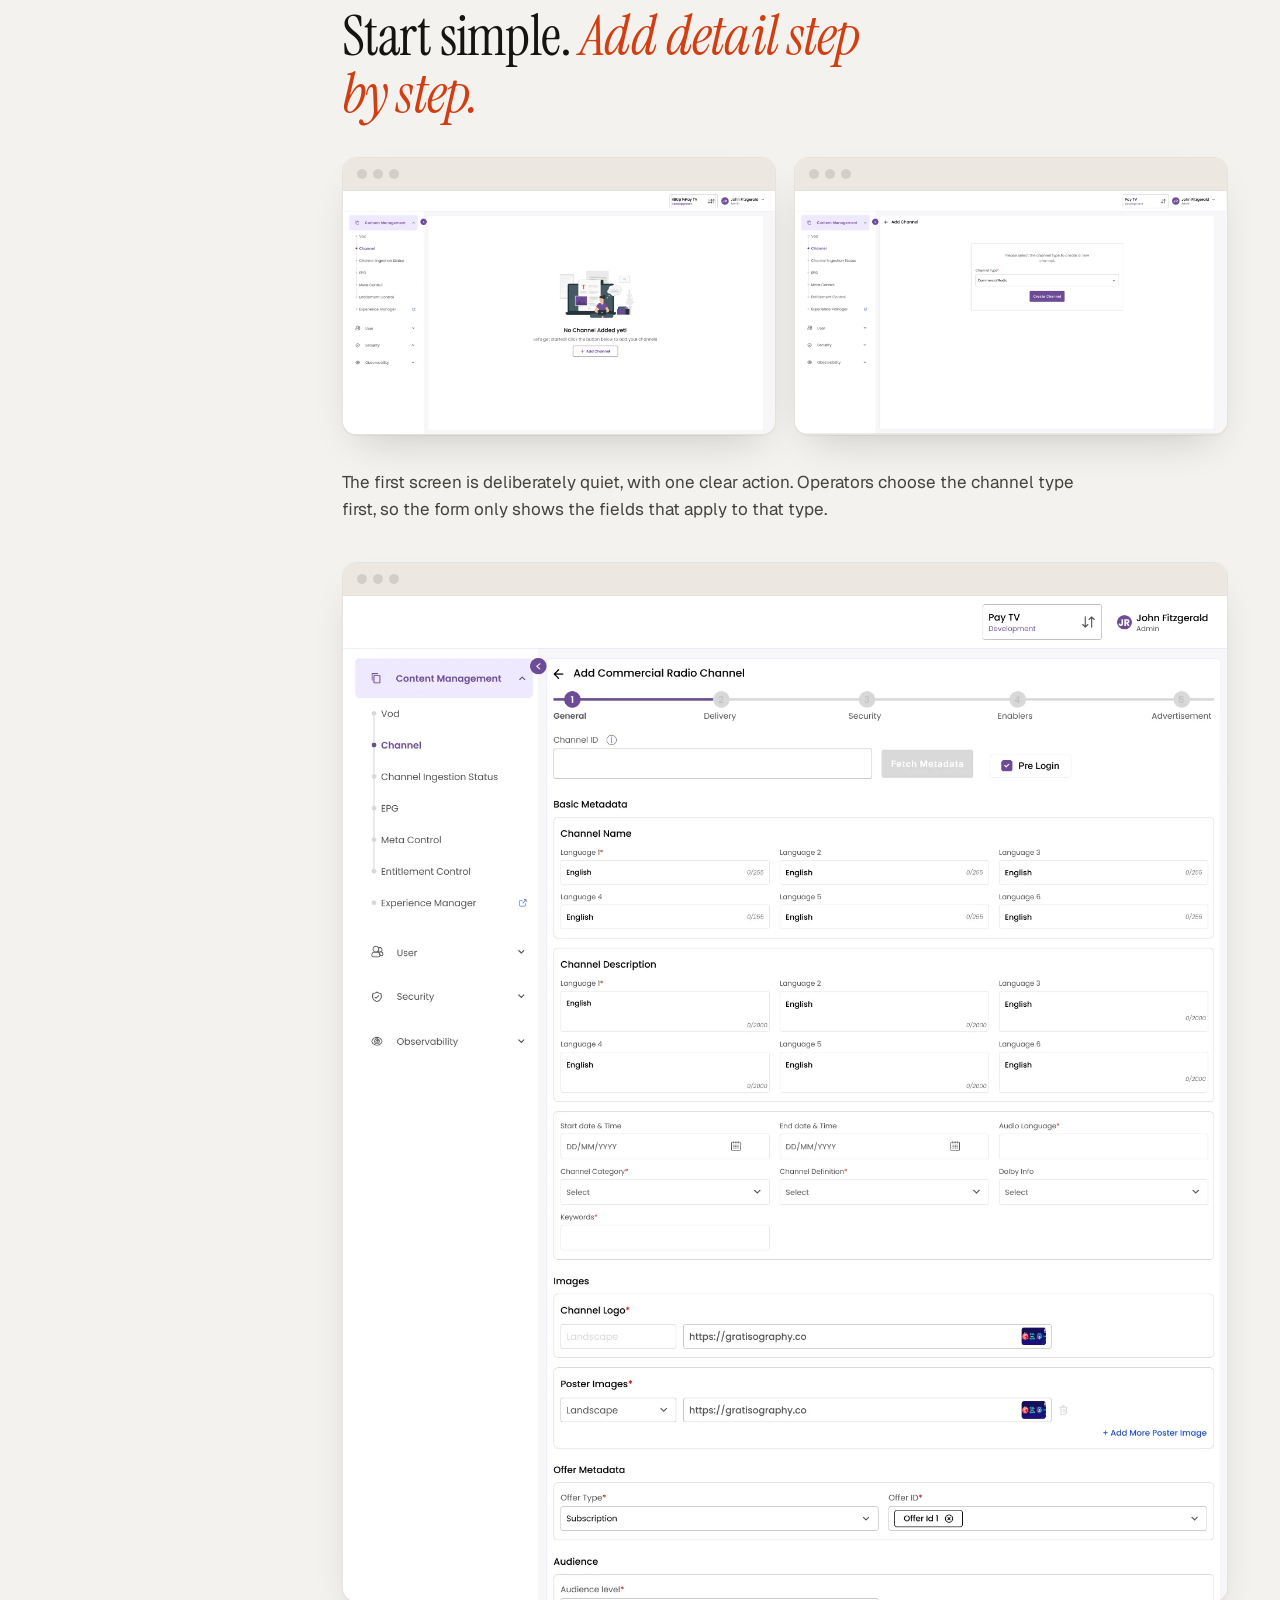
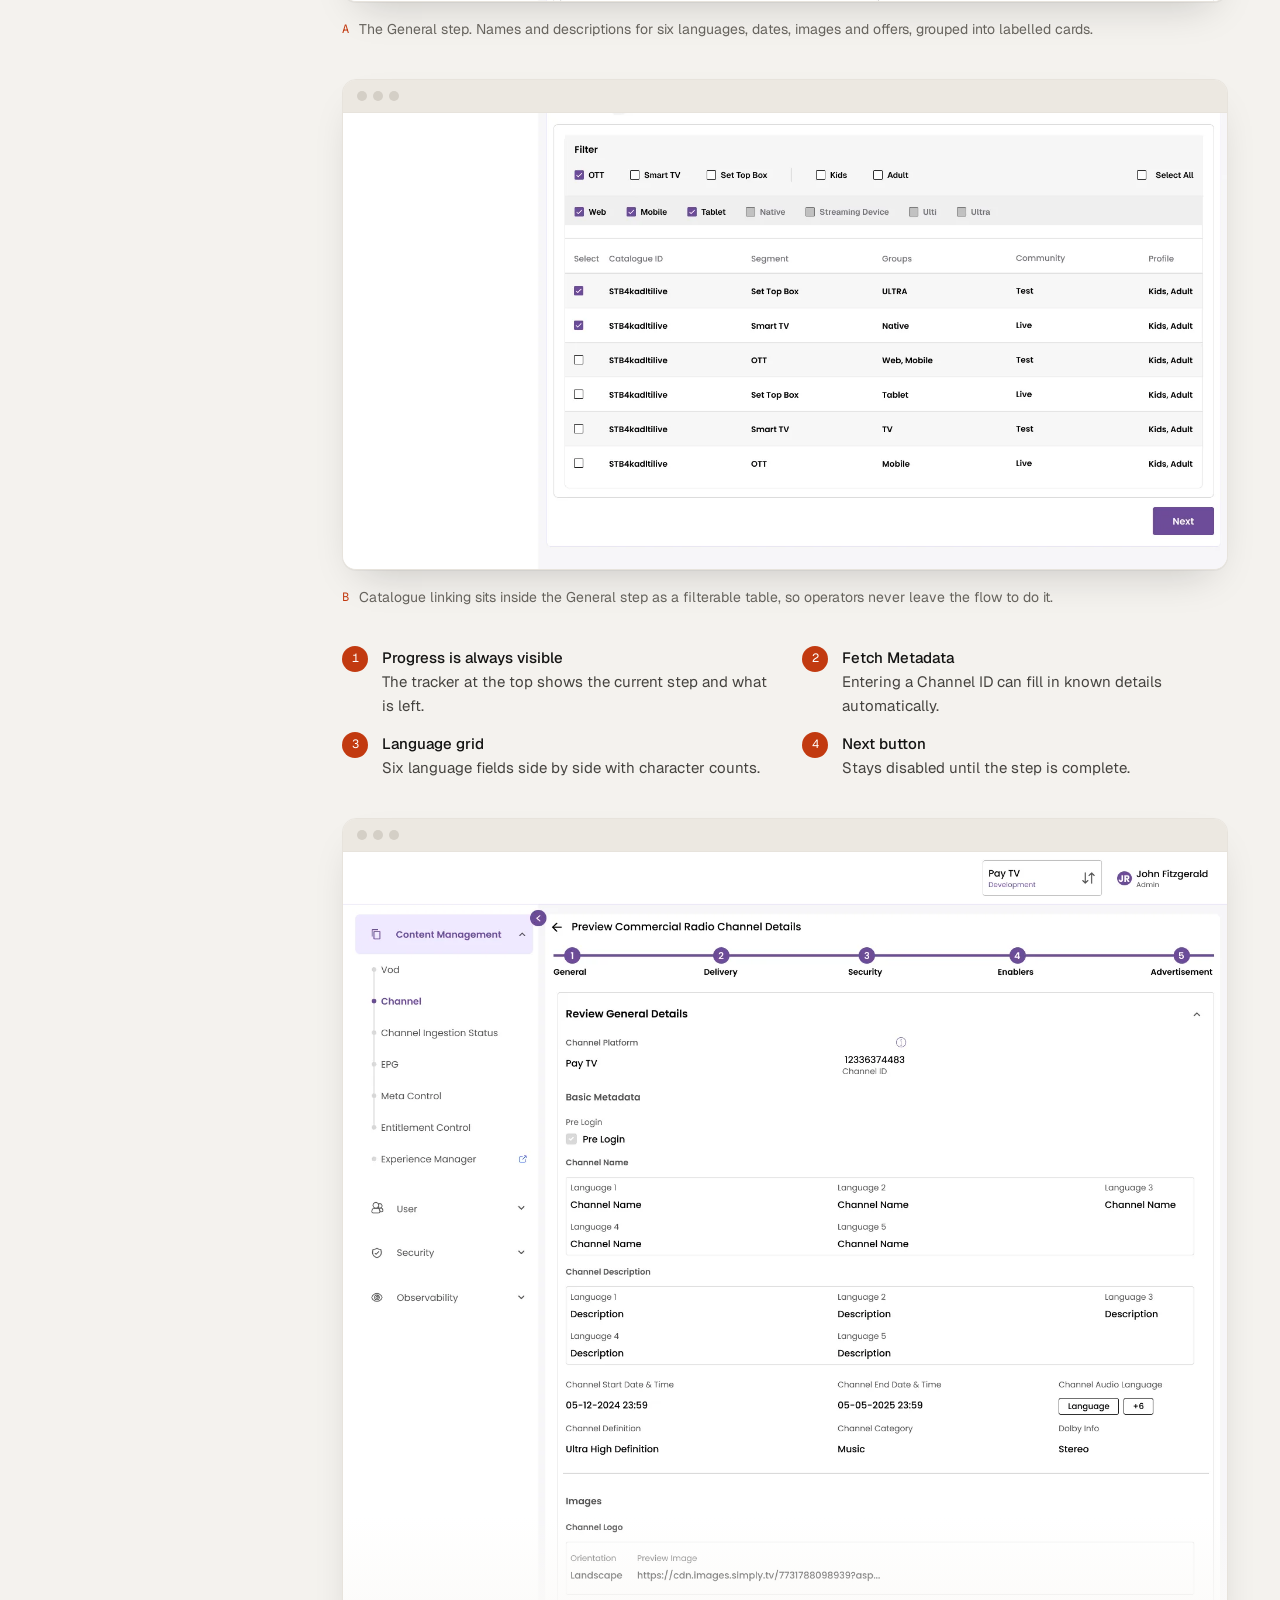
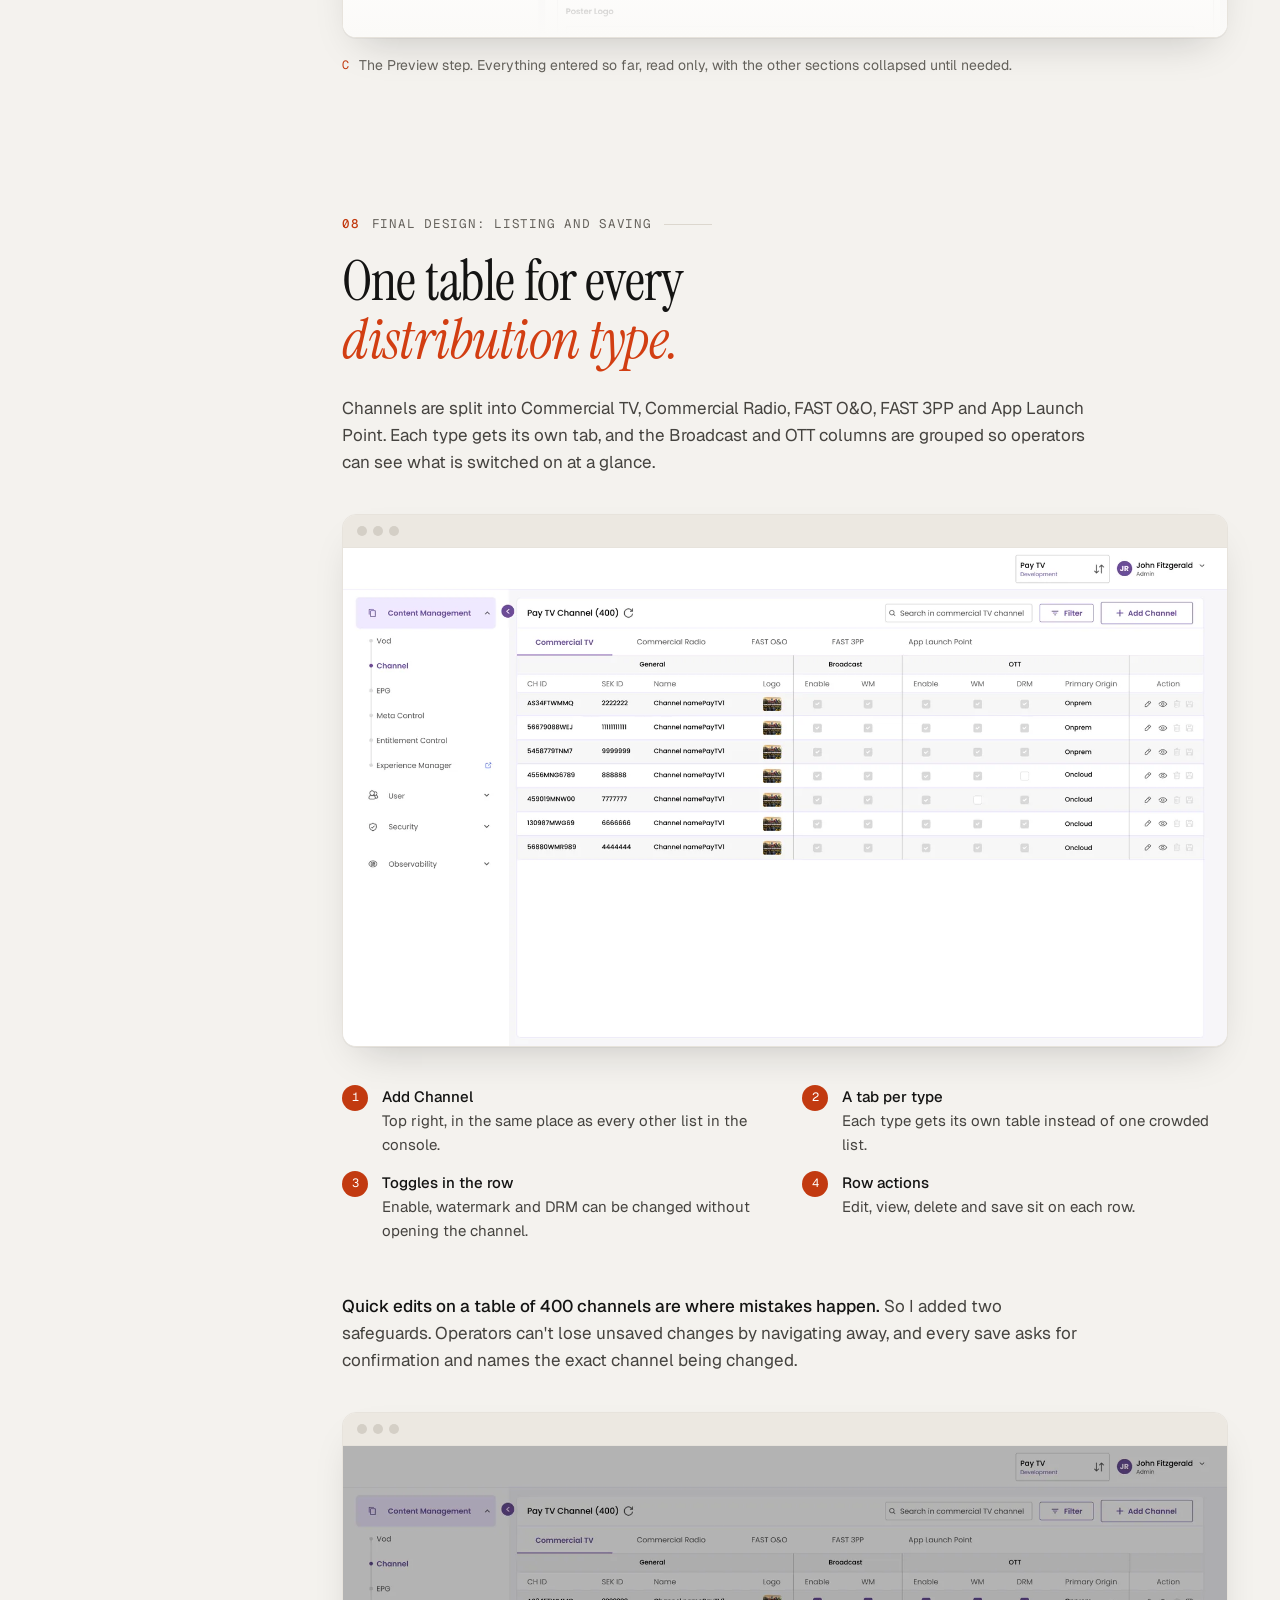
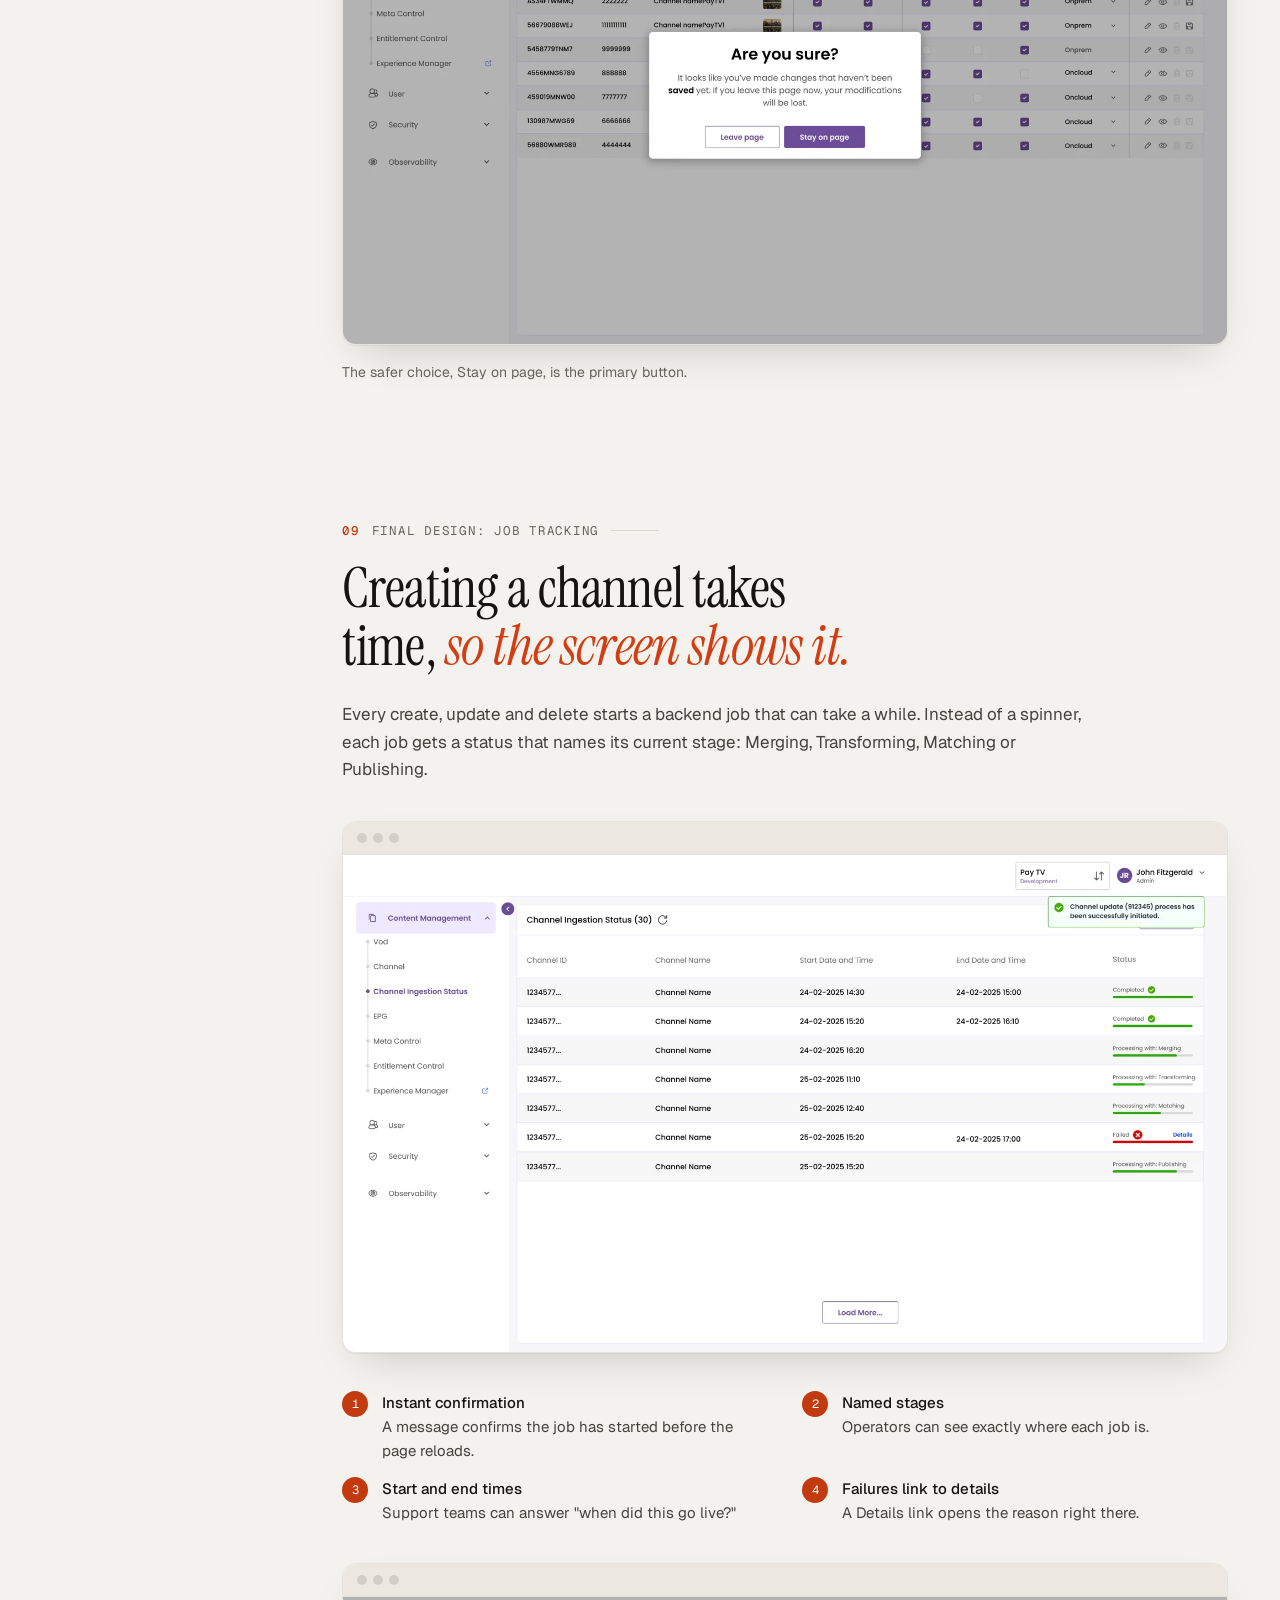
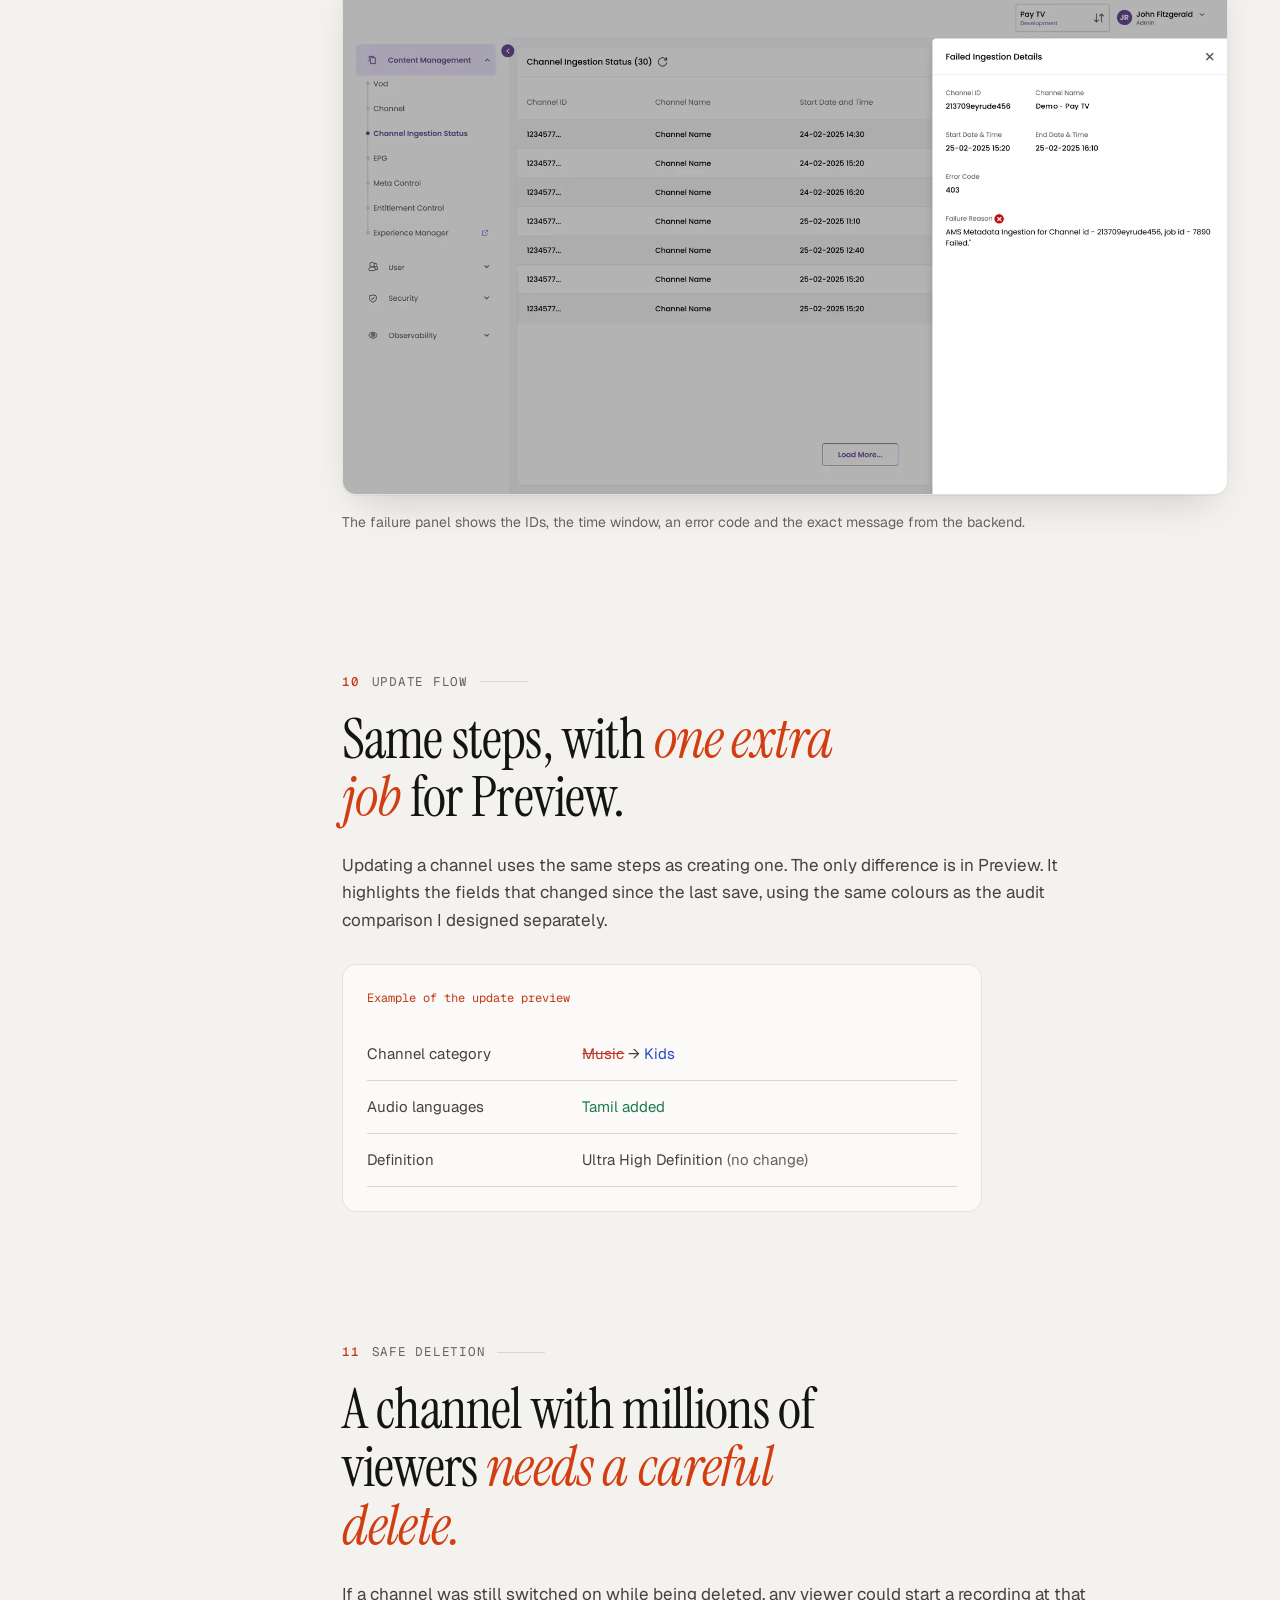
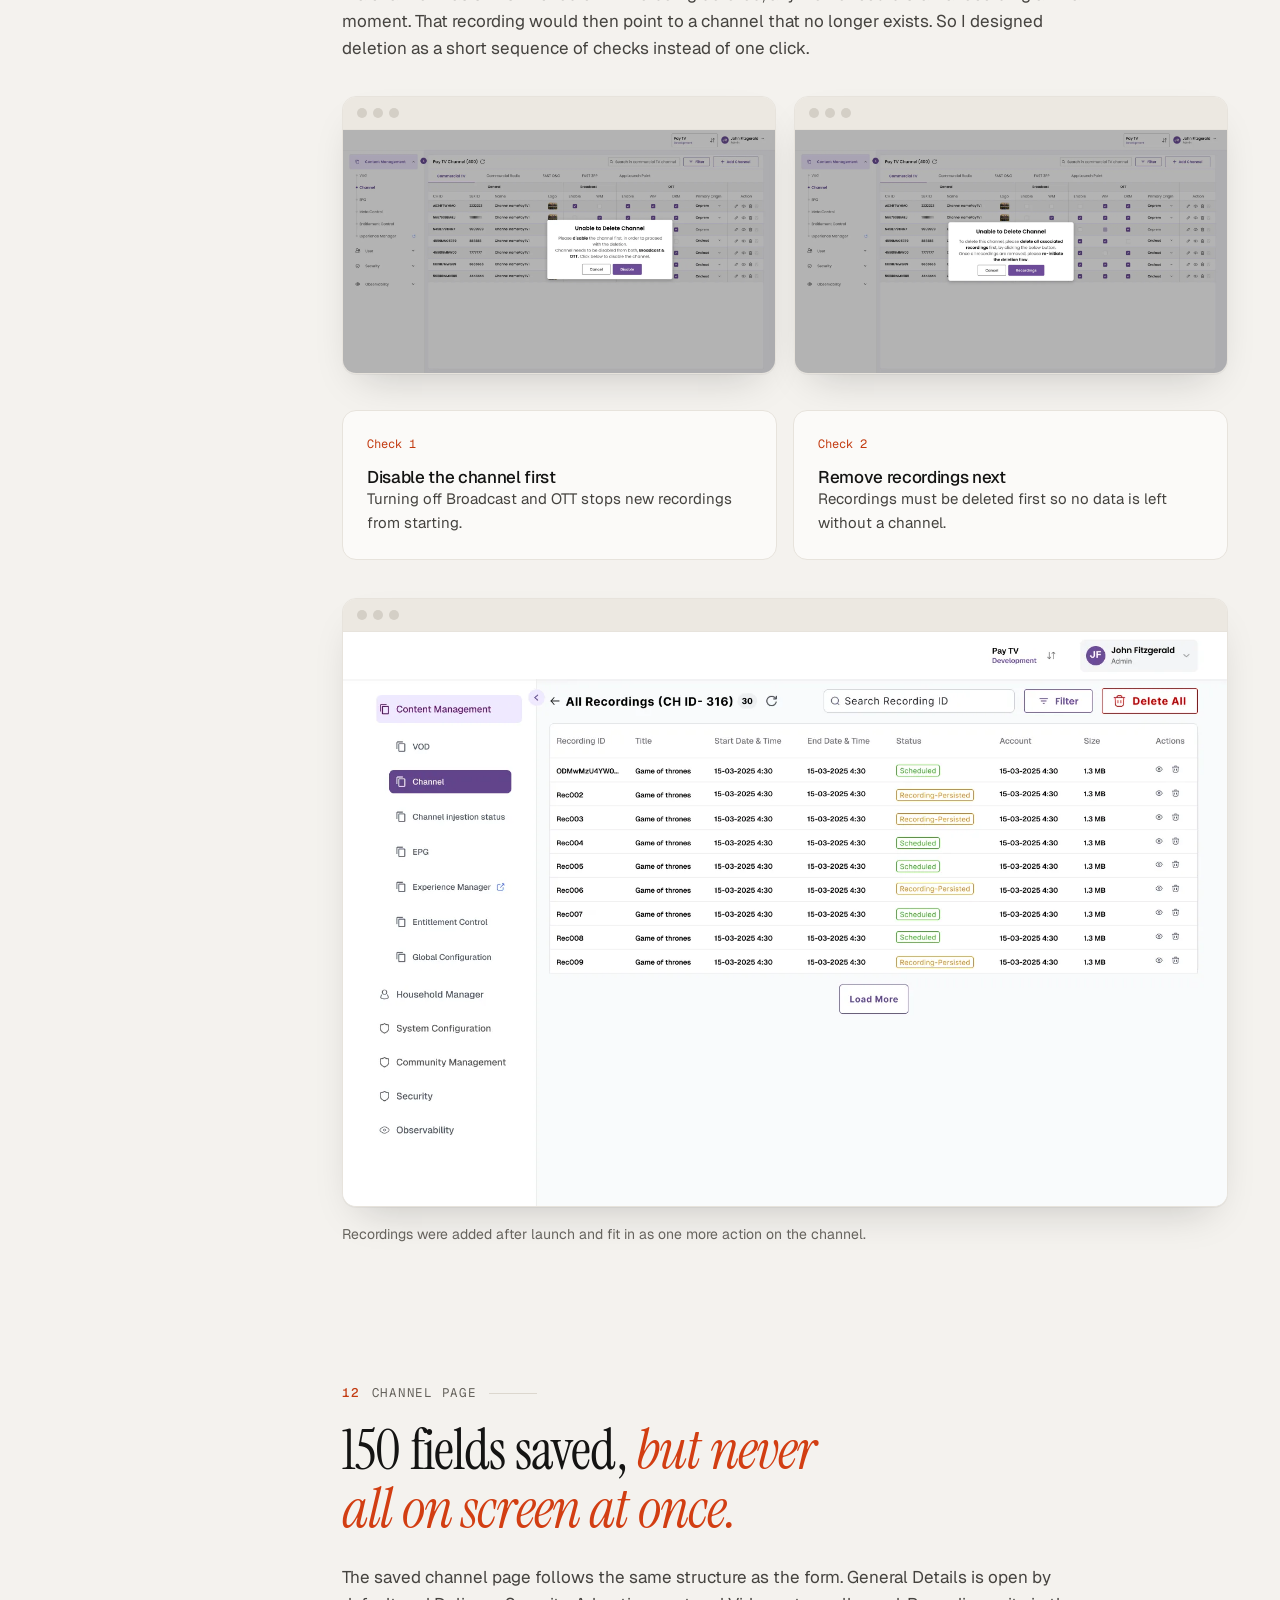
<file: channel-creation.html>
<!DOCTYPE html>
<html lang="en">
<head>
<meta charset="UTF-8">
<meta name="viewport" content="width=device-width, initial-scale=1">
<title>Designing Channel Creation | Prashakha Bhardwaj</title>
<meta name="description" content="Case study on turning a one line requirement into a 150 field channel creation system for an enterprise OTT operator console.">
<meta property="og:title" content="Designing Channel Creation">
<meta property="og:description" content="Case study on turning a one line requirement into a 150 field channel creation system for an enterprise OTT operator console.">
<link rel="preconnect" href="https://fonts.googleapis.com">
<link rel="preconnect" href="https://fonts.gstatic.com" crossorigin>
<link href="https://fonts.googleapis.com/css2?family=Geist:wght@400;500;600&family=Geist+Mono:wght@400;500&family=Instrument+Serif:ital@0;1&display=swap" rel="stylesheet">
<link rel="stylesheet" href="../assets/site.css">
<link rel="icon" href="data:image/svg+xml,%3Csvg xmlns='http://www.w3.org/2000/svg' viewBox='0 0 32 32'%3E%3Ccircle cx='16' cy='16' r='16' fill='%23141413'/%3E%3Ctext x='16' y='22' font-family='Georgia' font-style='italic' font-size='18' fill='%23F4F2EE' text-anchor='middle'%3Ep%3C/text%3E%3C/svg%3E">
</head>
<body>
<header class="nav">
  <div class="wrap">
    <a href="../index.html" class="brand"><span class="mark">p</span>Prashakha Bhardwaj</a>
    <nav class="nav-links" aria-label="Site">
      <a href="../index.html#work">Work</a>
      <a href="../index.html#about">About</a>
      <a href="../index.html#experience">Experience</a>
      <a href="../index.html#contact">Contact</a>
    </nav>
    <a class="btn btn-line" href="../Prashakha-Bhardwaj-Resume.pdf" target="_blank" rel="noopener">Resume</a>
  </div>
</header>
<main>
<div class="cs-hero"><div class="wrap">
<a class="back" href="../index.html#work">← All work</a>
<div class="kicker rv"><b>Case study 01</b> Enterprise OTT operator console</div>
<h1 class="h-xl rv">Designing Channel Creation from a <em>one line</em> requirement</h1>
<p class="lede rv">The request was a single sentence. Over several months and more than twelve releases, it became a 150 field system that operators use to create, update and delete TV channels. I designed it together with Solution Architecture and Engineering.</p>
<div class="cs-facts rv"><div><span>My role</span><b>UX designer, UX architect and UI designer</b></div><div><span>Team</span><b>Solution Architect, Solution Developer, Senior Developer</b></div><div><span>Scope</span><b>Create, update, delete, recordings and job tracking</b></div><div><span>Timeline</span><b>Several months, 12+ releases</b></div><div><span>Tools</span><b>Figma, FigJam, Jira, Confluence</b></div></div>
<p class="cs-note rv"><b>Note</b><span>Client branding has been removed from all screens and the data shown is placeholder data. About 10 minutes to read.</span></p>
<div class="cs-cover bg-plum rv">
<img src="../assets/img/ch-listing.webp" alt="Channel listing" style="left:6%;top:12%;width:66%">
<img src="../assets/img/ch-preview.webp" alt="Preview step" style="right:5%;top:8%;width:30%">
</div>
</div></div>
<div class="wrap"><div class="cs"><nav class="toc" aria-label="On this page"><p>On this page</p><a href="#overview"><span>01</span>Overview</a><a href="#brief"><span>02</span>The brief</a><a href="#discovery"><span>03</span>Discovery</a><a href="#ia"><span>04</span>Information architecture</a><a href="#decisions"><span>05</span>Key decisions</a><a href="#flow"><span>06</span>User flow</a><a href="#creation"><span>07</span>Final design: creation</a><a href="#listing"><span>08</span>Final design: listing and saving</a><a href="#tracking"><span>09</span>Final design: job tracking</a><a href="#update"><span>10</span>Update flow</a><a href="#deletion"><span>11</span>Safe deletion</a><a href="#record"><span>12</span>Channel page</a><a href="#impact"><span>13</span>Impact</a><a href="#learnings"><span>14</span>Learnings</a></nav><div><section class="chap" id="overview"><div class="kicker rv"><b>01</b> Overview</div><h2 class="h2 rv">One sentence of brief. <em>150 fields</em> of real work.</h2>
<div class="prose rv"><p>Channel Creation started with one line from the business: <strong>"We need to build channel creation."</strong> There was no spec, no field list and no earlier design to start from. Operators simply needed a way to launch a TV channel from inside the console.</p>
<p>Over the next few months I worked closely with the Solution Architect, the Solution Developer and a Senior Developer to find and name every field a channel needs. New areas such as Bouquet Management and Catalogue linking appeared along the way. My job was to turn that growing list into something an operator could fill in without losing track.</p></div>
<div class="own rv"><div><h5>What I owned</h5><ul><li>Field grouping and information architecture</li><li>The five step form, validation rules and the preview step</li><li>Listing, save safety and job tracking screens</li><li>The safe deletion flow and the recordings entry point</li><li>All UI, prototypes and developer handoff</li></ul></div><div><h5>What I did with the team</h5><ul><li>Finding and naming every field, in working sessions with Architecture and Engineering</li><li>Deciding which fields depend on others</li><li>Checking what the backend could support in each release</li></ul></div></div><div class="stats rv"><div><b>~150</b><span>fields found, named and grouped into five sections</span></div><div><b>1</b><span>form pattern shared by create and update</span></div><div><b>12+</b><span>releases without redesigning the core pattern</span></div></div></section>
<section class="chap" id="brief"><div class="kicker rv"><b>02</b> The brief</div><h2 class="h2 rv">"We need channel creation." <em>That was all we had.</em></h2>
<p class="lede rv">Nobody knew how many languages, delivery types or security rules a channel would need. On the first day, three questions had no answer.</p>
<div class="cols  rv"><div class="cell"><span class="n">Open question 1</span><h4>Which fields matter?</h4><p>Metadata, delivery, security, monetisation and advertising were all still unlisted.</p></div><div class="cell"><span class="n">Open question 2</span><h4>Which fields depend on others?</h4><p>Some values only make sense after another field is set, and nobody had written that logic down.</p></div><div class="cell"><span class="n">Open question 3</span><h4>Where do sub features fit?</h4><p>Bouquet Management and Catalogue linking only came up once we mapped what a channel needs to go live.</p></div></div></section>
<section class="chap" id="discovery"><div class="kicker rv"><b>03</b> Discovery</div><h2 class="h2 rv">Finding 150 fields, <em>one working session</em> at a time.</h2>
<div class="prose rv"><p>I didn't do this alone. The Solution Architect, the Solution Developer and the Senior Developer sat with me for session after session. Each of them looked at the problem differently, and we only trusted the field list once all three agreed with it.</p></div>
<div class="cols  rv"><div class="cell"><span class="n">Solution Architect</span><h4>System rules</h4><p>Explained the entitlement and delivery rules every field had to respect.</p></div><div class="cell"><span class="n">Solution Developer</span><h4>Data model</h4><p>Mapped the backend data models to the fields the form needed to capture.</p></div><div class="cell"><span class="n">Senior Developer</span><h4>Feasibility</h4><p>Checked what could be built and flagged dependent fields early.</p></div></div>
<div class="prose rv"><p><strong>Areas that came up during discovery</strong></p></div>
<div class="chips rv"><span class="chip">Bouquet management</span><span class="chip">Catalogue linking</span><span class="chip">Delivery configuration</span><span class="chip">Security and DRM</span><span class="chip">Enablers</span><span class="chip">Advertisement</span></div>
<blockquote class="quote rv">150 fields can't sit in one form. The problem needed structure first.<cite>How I framed it for the team</cite></blockquote>
<div class="prose rv"><p>Long forms usually fail in the same ways. People lose their place, errors pile up at the end, and people give up once they have to scroll instead of scan.</p></div></section>
<section class="chap" id="ia"><div class="kicker rv"><b>04</b> Information architecture</div><h2 class="h2 rv">Every field got a home, <em>for a reason.</em></h2>
<div class="prose rv"><p>I placed each field in the section it belonged to and ordered the sections the way operators think about a channel. First what the channel is, then how it is delivered, how it is protected, what features it has and how it earns money.</p></div>
<div class="table-wrap rv"><table class="table">
<tr><th>Step</th><th>Fields</th><th>What it covers</th></tr>
<tr><td>Channel type</td><td>Entry</td><td>Commercial TV, Commercial Radio, FAST O&amp;O, FAST 3PP or App Launch Point</td></tr>
<tr><td>1. General</td><td>~30</td><td>Names and descriptions in each language, dates, definition, category, images, offers, audience and catalogue</td></tr>
<tr><td>2. Delivery</td><td>~35</td><td>Broadcast and OTT delivery, origin and streaming settings</td></tr>
<tr><td>3. Security</td><td>~30</td><td>DRM, watermarking, entitlement and access rules</td></tr>
<tr><td>4. Enablers</td><td>~20</td><td>Switches that turn channel features on or off</td></tr>
<tr><td>5. Advertisement</td><td>~20</td><td>Ad insertion, monetisation and campaign settings</td></tr>
<tr><td>Preview</td><td>Review</td><td>A read only summary of everything entered, shown before the channel is created</td></tr>
</table></div>
<p class="muted rv" style="font-size:14px">Field counts per section are approximate. The total in production is close to 150.</p></section>
<section class="chap" id="decisions"><div class="kicker rv"><b>05</b> Key decisions</div><h2 class="h2 rv">Six decisions that made 150 fields <em>manageable.</em></h2><div class="cols  rv"><div class="cell"><span class="n">Decision 1</span><h4>Steps instead of one long form</h4><p>Each field lives in exactly one step, so operators finish one focused section at a time.</p></div><div class="cell"><span class="n">Decision 2</span><h4>Next stays disabled until the step is valid</h4><p>Operators can only move on when every required field is filled, so errors don't pile up at the end.</p></div><div class="cell"><span class="n">Decision 3</span><h4>Preview before submit</h4><p>A channel affects real viewers, so the last step is always a full read only review.</p></div><div class="cell"><span class="n">Decision 4</span><h4>Confirm before create</h4><p>Submitting from Preview asks once more, so nobody creates a channel by accident.</p></div><div class="cell"><span class="n">Decision 5</span><h4>Same pattern for update</h4><p>Updating a channel uses the same steps and preview, so there is nothing new to learn.</p></div><div class="cell"><span class="n">Decision 6</span><h4>Show only what is needed</h4><p>The saved channel page opens General and keeps the other sections collapsed.</p></div></div></section>
<section class="chap" id="flow"><div class="kicker rv"><b>06</b> User flow</div><h2 class="h2 rv">From an empty list to a <em>live channel.</em></h2>
<div class="flow-label rv">Create</div>
<div class="flow rv"><span>Channel list</span><i>→</i><span>Add channel</span><i>→</i><span>Choose type</span><i>→</i><span>General</span><i>→</i><span>Delivery</span><i>→</i><span>Security</span><i>→</i><span>Enablers</span><i>→</i><span>Advertisement</span><i>→</i><span class="stop">Preview</span><i>→</i><span>Confirm</span><i>→</i><span class="good">Job tracked</span></div>
<div class="flow-label rv">Delete</div>
<div class="flow rv"><span>Delete</span><i>→</i><span class="bad">Still enabled? Blocked</span><i>→</i><span>Disable broadcast and OTT</span><i>→</i><span class="bad">Recordings exist? Blocked</span><i>→</i><span>Delete recordings</span><i>→</i><span class="good">Delete allowed</span></div></section>
<section class="chap" id="creation"><div class="kicker rv"><b>07</b> Final design: creation</div><h2 class="h2 rv">Start simple. <em>Add detail step by step.</em></h2>
<div class="pair"><figure class="rv"><div class="shot"><div class="chrome"><i></i><i></i><i></i></div><img src="../assets/img/ch-empty.webp" alt="Empty channel list with an Add Channel button" loading="lazy"></div></figure><figure class="rv"><div class="shot"><div class="chrome"><i></i><i></i><i></i></div><img src="../assets/img/ch-type.webp" alt="Choosing a channel type before the form opens" loading="lazy"></div></figure></div>
<div class="prose rv"><p>The first screen is deliberately quiet, with one clear action. Operators choose the channel type first, so the form only shows the fields that apply to that type.</p></div>
<figure class="rv"><div class="shot"><div class="chrome"><i></i><i></i><i></i></div><img src="../assets/img/ch-general.webp" alt="General step of the channel creation form" loading="lazy"></div><figcaption><b>A</b><span>The General step. Names and descriptions for six languages, dates, images and offers, grouped into labelled cards.</span></figcaption></figure><figure class="rv"><div class="shot"><div class="chrome"><i></i><i></i><i></i></div><img src="../assets/img/ch-general-catalogue.webp" alt="Catalogue selection table inside the General step" loading="lazy"></div><figcaption><b>B</b><span>Catalogue linking sits inside the General step as a filterable table, so operators never leave the flow to do it.</span></figcaption></figure><ol class="notes rv"><li><b>Progress is always visible</b>The tracker at the top shows the current step and what is left.</li><li><b>Fetch Metadata</b>Entering a Channel ID can fill in known details automatically.</li><li><b>Language grid</b>Six language fields side by side with character counts.</li><li><b>Next button</b>Stays disabled until the step is complete.</li></ol><figure class="rv"><div class="shot tall"><div class="chrome"><i></i><i></i><i></i></div><img src="../assets/img/ch-preview.webp" alt="Preview step showing all entered values as read only, with other sections collapsed" loading="lazy"></div><figcaption><b>C</b><span>The Preview step. Everything entered so far, read only, with the other sections collapsed until needed.</span></figcaption></figure></section>
<section class="chap" id="listing"><div class="kicker rv"><b>08</b> Final design: listing and saving</div><h2 class="h2 rv">One table for every <em>distribution type.</em></h2>
<div class="prose rv"><p>Channels are split into Commercial TV, Commercial Radio, FAST O&amp;O, FAST 3PP and App Launch Point. Each type gets its own tab, and the Broadcast and OTT columns are grouped so operators can see what is switched on at a glance.</p></div>
<figure class="rv"><div class="shot"><div class="chrome"><i></i><i></i><i></i></div><img src="../assets/img/ch-listing.webp" alt="Channel listing with a tab for each distribution type and inline toggles" loading="lazy"></div></figure><ol class="notes rv"><li><b>Add Channel</b>Top right, in the same place as every other list in the console.</li><li><b>A tab per type</b>Each type gets its own table instead of one crowded list.</li><li><b>Toggles in the row</b>Enable, watermark and DRM can be changed without opening the channel.</li><li><b>Row actions</b>Edit, view, delete and save sit on each row.</li></ol>
<div class="prose rv" style="margin-top:50px"><p><strong>Quick edits on a table of 400 channels are where mistakes happen.</strong> So I added two safeguards. Operators can't lose unsaved changes by navigating away, and every save asks for confirmation and names the exact channel being changed.</p></div>
<figure class="rv"><div class="shot"><div class="chrome"><i></i><i></i><i></i></div><img src="../assets/img/ch-unsaved.webp" alt="Dialog warning about unsaved changes with Leave page and Stay on page buttons" loading="lazy"></div><figcaption><span>The safer choice, Stay on page, is the primary button.</span></figcaption></figure></section>
<section class="chap" id="tracking"><div class="kicker rv"><b>09</b> Final design: job tracking</div><h2 class="h2 rv">Creating a channel takes time, <em>so the screen shows it.</em></h2>
<div class="prose rv"><p>Every create, update and delete starts a backend job that can take a while. Instead of a spinner, each job gets a status that names its current stage: Merging, Transforming, Matching or Publishing.</p></div>
<figure class="rv"><div class="shot"><div class="chrome"><i></i><i></i><i></i></div><img src="../assets/img/ch-ingestion.webp" alt="Channel job status list with completed, processing and failed jobs" loading="lazy"></div></figure><ol class="notes rv"><li><b>Instant confirmation</b>A message confirms the job has started before the page reloads.</li><li><b>Named stages</b>Operators can see exactly where each job is.</li><li><b>Start and end times</b>Support teams can answer "when did this go live?"</li><li><b>Failures link to details</b>A Details link opens the reason right there.</li></ol><figure class="rv"><div class="shot"><div class="chrome"><i></i><i></i><i></i></div><img src="../assets/img/ch-failure.webp" alt="Failed job details panel with channel ID, error code and failure reason" loading="lazy"></div><figcaption><span>The failure panel shows the IDs, the time window, an error code and the exact message from the backend.</span></figcaption></figure></section>
<section class="chap" id="update"><div class="kicker rv"><b>10</b> Update flow</div><h2 class="h2 rv">Same steps, with <em>one extra job</em> for Preview.</h2>
<div class="prose rv"><p>Updating a channel uses the same steps as creating one. The only difference is in Preview. It highlights the fields that changed since the last save, using the same colours as the audit comparison I designed separately.</p></div>
<div class="cell rv" style="max-width:640px;margin:30px 0">
<span class="n">Example of the update preview</span>
<div class="table-wrap"><table class="table" style="margin:6px 0 0">
<tr><td>Channel category</td><td><s style="color:var(--bad)">Music</s> → <span style="color:#2448C7">Kids</span></td></tr>
<tr><td>Audio languages</td><td><span style="color:var(--ok)">Tamil added</span></td></tr>
<tr><td>Definition</td><td>Ultra High Definition <span class="muted">(no change)</span></td></tr>
</table></div></div></section>
<section class="chap" id="deletion"><div class="kicker rv"><b>11</b> Safe deletion</div><h2 class="h2 rv">A channel with millions of viewers <em>needs a careful delete.</em></h2>
<div class="prose rv"><p>If a channel was still switched on while being deleted, any viewer could start a recording at that moment. That recording would then point to a channel that no longer exists. So I designed deletion as a short sequence of checks instead of one click.</p></div>
<div class="pair"><figure class="rv"><div class="shot"><div class="chrome"><i></i><i></i><i></i></div><img src="../assets/img/ch-disable.webp" alt="Delete blocked until the channel is disabled for Broadcast and OTT" loading="lazy"></div></figure><figure class="rv"><div class="shot"><div class="chrome"><i></i><i></i><i></i></div><img src="../assets/img/ch-recfirst.webp" alt="Delete blocked until all recordings for the channel are removed" loading="lazy"></div></figure></div>
<div class="cols c2 rv"><div class="cell"><span class="n">Check 1</span><h4>Disable the channel first</h4><p>Turning off Broadcast and OTT stops new recordings from starting.</p></div><div class="cell"><span class="n">Check 2</span><h4>Remove recordings next</h4><p>Recordings must be deleted first so no data is left without a channel.</p></div></div><figure class="rv"><div class="shot"><div class="chrome"><i></i><i></i><i></i></div><img src="../assets/img/ch-recordings.webp" alt="All recordings for a channel with a Delete All button" loading="lazy"></div><figcaption><span>Recordings were added after launch and fit in as one more action on the channel.</span></figcaption></figure></section>
<section class="chap" id="record"><div class="kicker rv"><b>12</b> Channel page</div><h2 class="h2 rv">150 fields saved, <em>but never all on screen at once.</em></h2>
<div class="prose rv"><p>The saved channel page follows the same structure as the form. General Details is open by default and Delivery, Security, Advertisement and Videos stay collapsed. Recordings sits in the header, and Version History was later added next to it without changing the navigation.</p></div>
<figure class="rv"><div class="shot tall"><div class="chrome"><i></i><i></i><i></i></div><img src="../assets/img/ch-detail.webp" alt="Channel details page with General Details open and other sections collapsed" loading="lazy"></div></figure></section>
<section class="chap" id="impact"><div class="kicker rv"><b>13</b> Impact</div><h2 class="h2 rv">From a one line request to a system <em>that kept growing.</em></h2>
<div class="prose rv"><p>This internal console had no product analytics, so these numbers come from Figma version history and release notes and were confirmed with Product and Engineering.</p></div>
<div class="stats rv"><div><b>~150</b><span>fields found and grouped into five sections</span></div><div><b>1</b><span>form pattern for both create and update</span></div><div><b>12+</b><span>releases without redesigning the core pattern</span></div></div><div class="cols c4 rv"><div class="cell"><span class="n">Fewer errors</span><h4>Validation per step</h4><p>Incomplete steps can't move forward.</p></div><div class="cell"><span class="n">More confidence</span><h4>Review before saving</h4><p>Every create and update goes through a full preview.</p></div><div class="cell"><span class="n">Clear job status</span><h4>Visible backend work</h4><p>Operators see each job's stage instead of a spinner.</p></div><div class="cell"><span class="n">Room to grow</span><h4>New features fit in</h4><p>Recordings, deletion and update all reused the same pattern.</p></div></div></section>
<section class="chap" id="learnings"><div class="kicker rv"><b>14</b> Learnings</div><h2 class="h2 rv">What this project <em>taught me.</em></h2><div class="cols c2 rv"><div class="cell"><span class="n">Lesson 1</span><h4>Discovery is design work</h4><p>Naming 150 fields with Architecture and Engineering was part of the UX. I couldn't design the form until we knew the scope.</p></div><div class="cell"><span class="n">Lesson 2</span><h4>Grouping matters more than count</h4><p>Once the fields were grouped well, the number of fields stopped being the problem.</p></div><div class="cell"><span class="n">Lesson 3</span><h4>Plan for change</h4><p>Treating create, update, delete and recordings as one pattern made every new requirement easier to add.</p></div><div class="cell"><span class="n">Lesson 4</span><h4>Design the edge cases as flows</h4><p>The disable before delete rule became a proper flow from the start, not a patch later.</p></div></div><blockquote class="quote rv">When the brief is one line, part of the job is designing the scope itself.</blockquote></section>
</div></div><a class="next" href="audit-experience.html"><span class="mono">Next case study</span><div class="h-xl">Redesigning the audit experience</div></a></div></main>
<footer class="contact" style="padding-top:100px">
  <div class="wrap">
    <h2 class="h-xl rv">Like how I think? <em>Let's talk.</em></h2>
    <a class="mail rv" href="mailto:bhardwajprashakha14@gmail.com">bhardwajprashakha14@gmail.com
      <svg width="30" height="30" viewBox="0 0 24 24" fill="none" stroke="currentColor" stroke-width="1.6" stroke-linecap="round"><path d="M7 17 17 7M9 7h8v8"/></svg></a>
    <div class="socials">
      <a href="https://www.linkedin.com/in/prashakha-bhardwaj-ux/" target="_blank" rel="noopener">LinkedIn ↗</a>
      <a href="https://www.behance.net/prashakbhardwa" target="_blank" rel="noopener">Behance ↗</a>
      <a href="../Prashakha-Bhardwaj-Resume.pdf" target="_blank" rel="noopener">Resume (PDF) ↗</a>
    </div>
    <div class="foot"><span>© <span id="year">2026</span> Prashakha Bhardwaj</span><a href="../index.html#work">← All work</a></div>
  </div>
</footer>
<script src="../assets/site.js"></script>
</body>
</html>
</file>
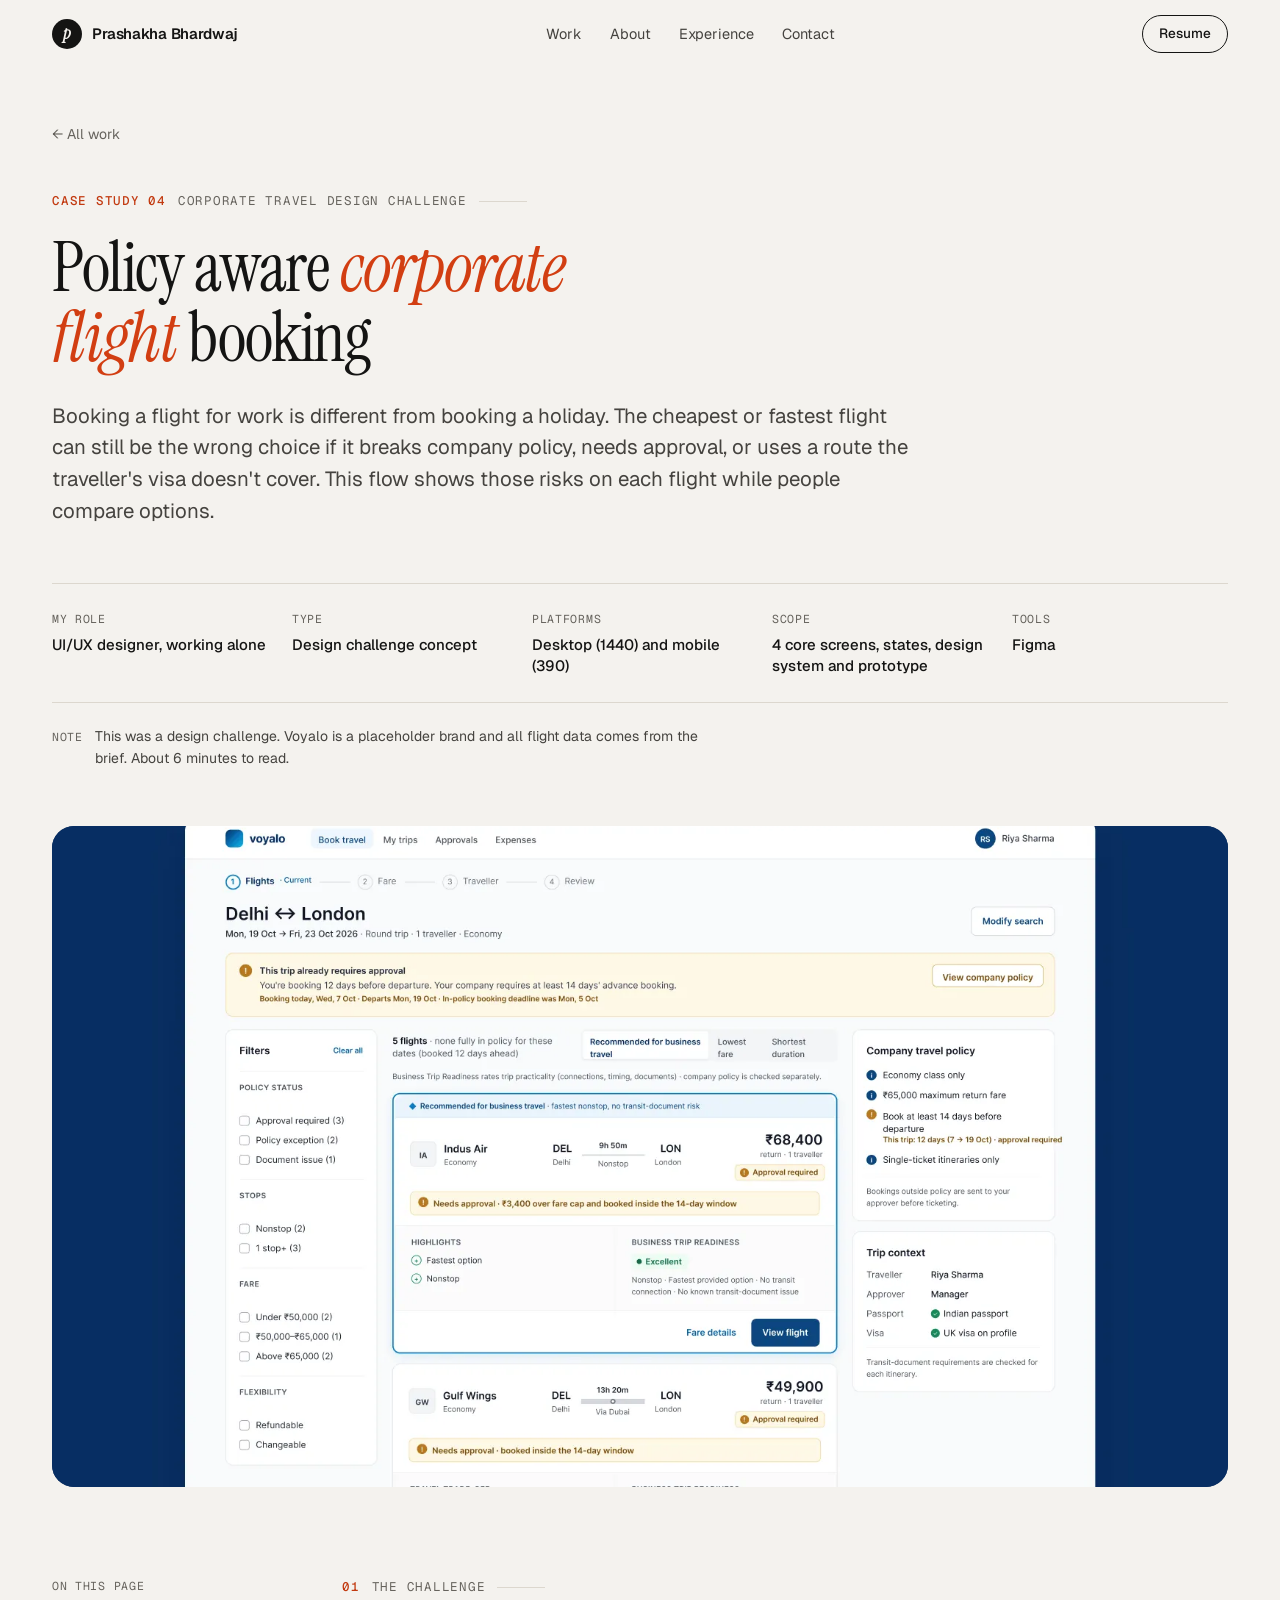
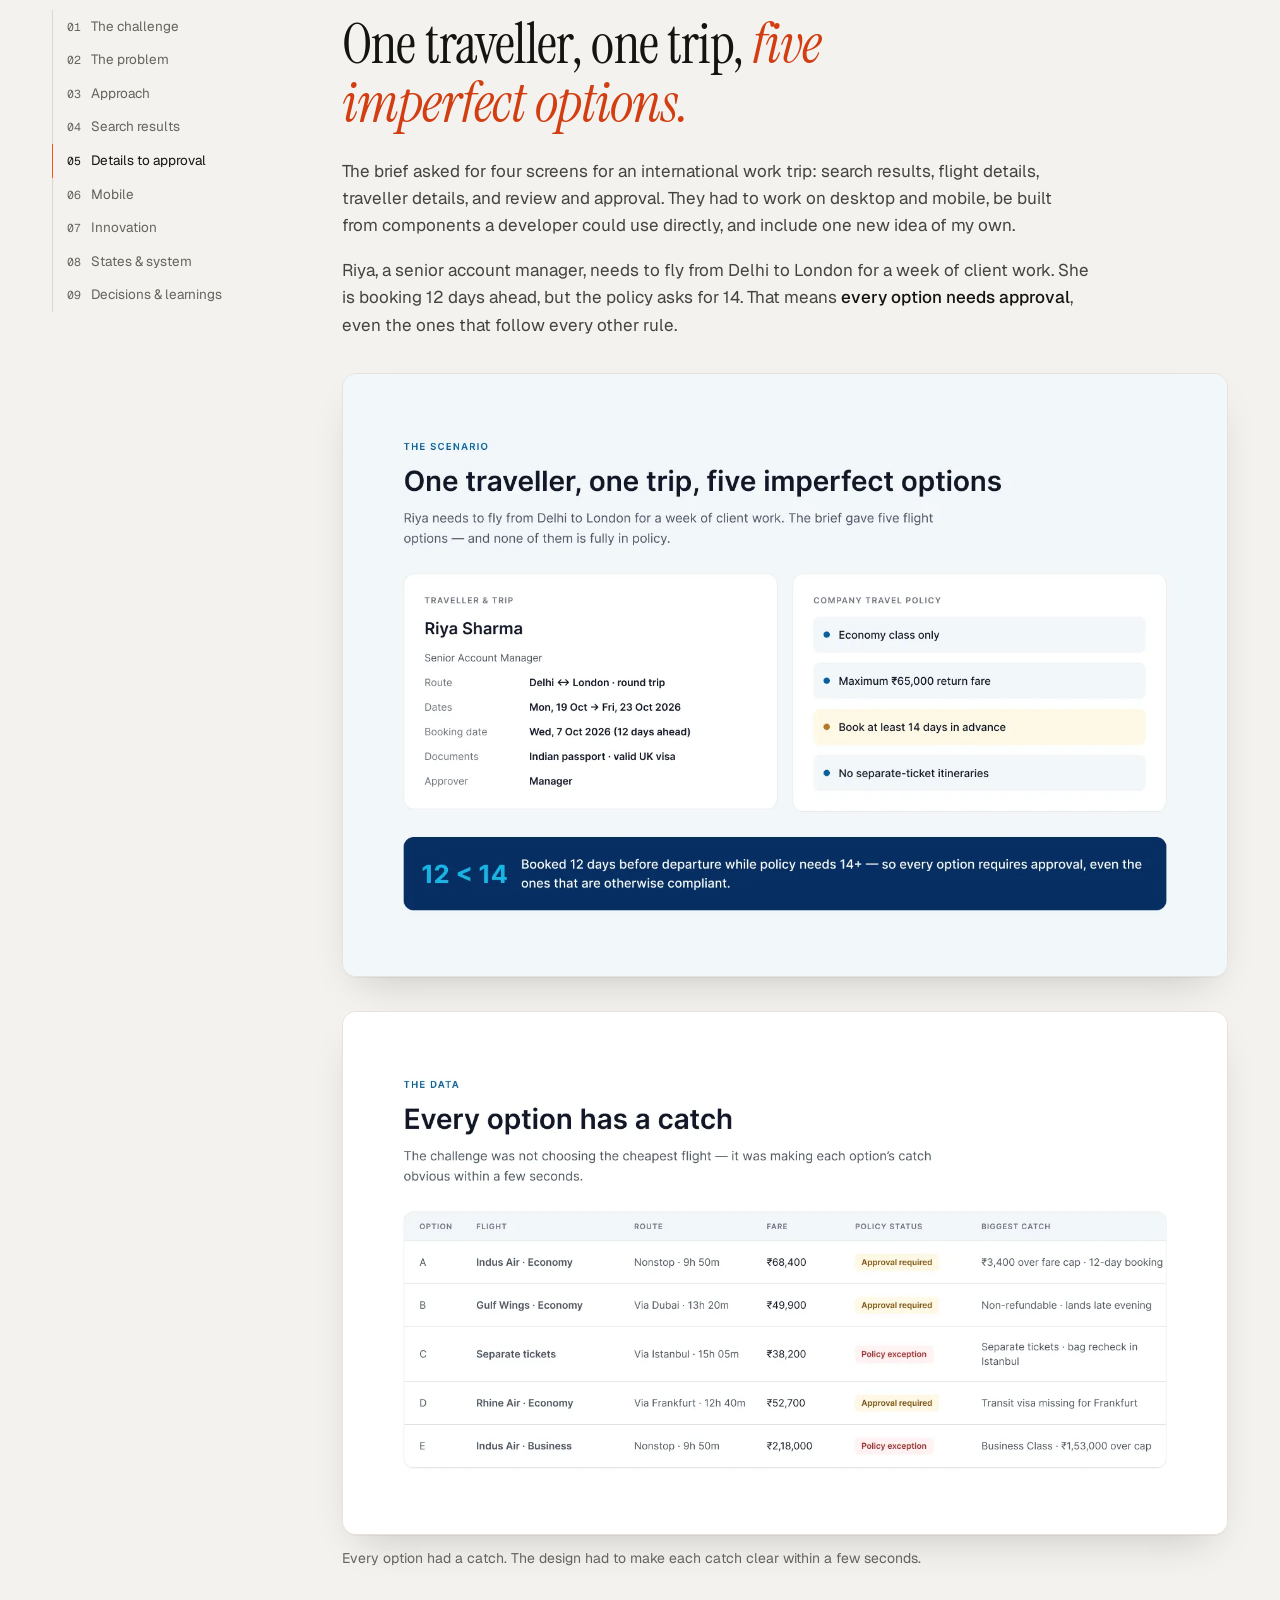
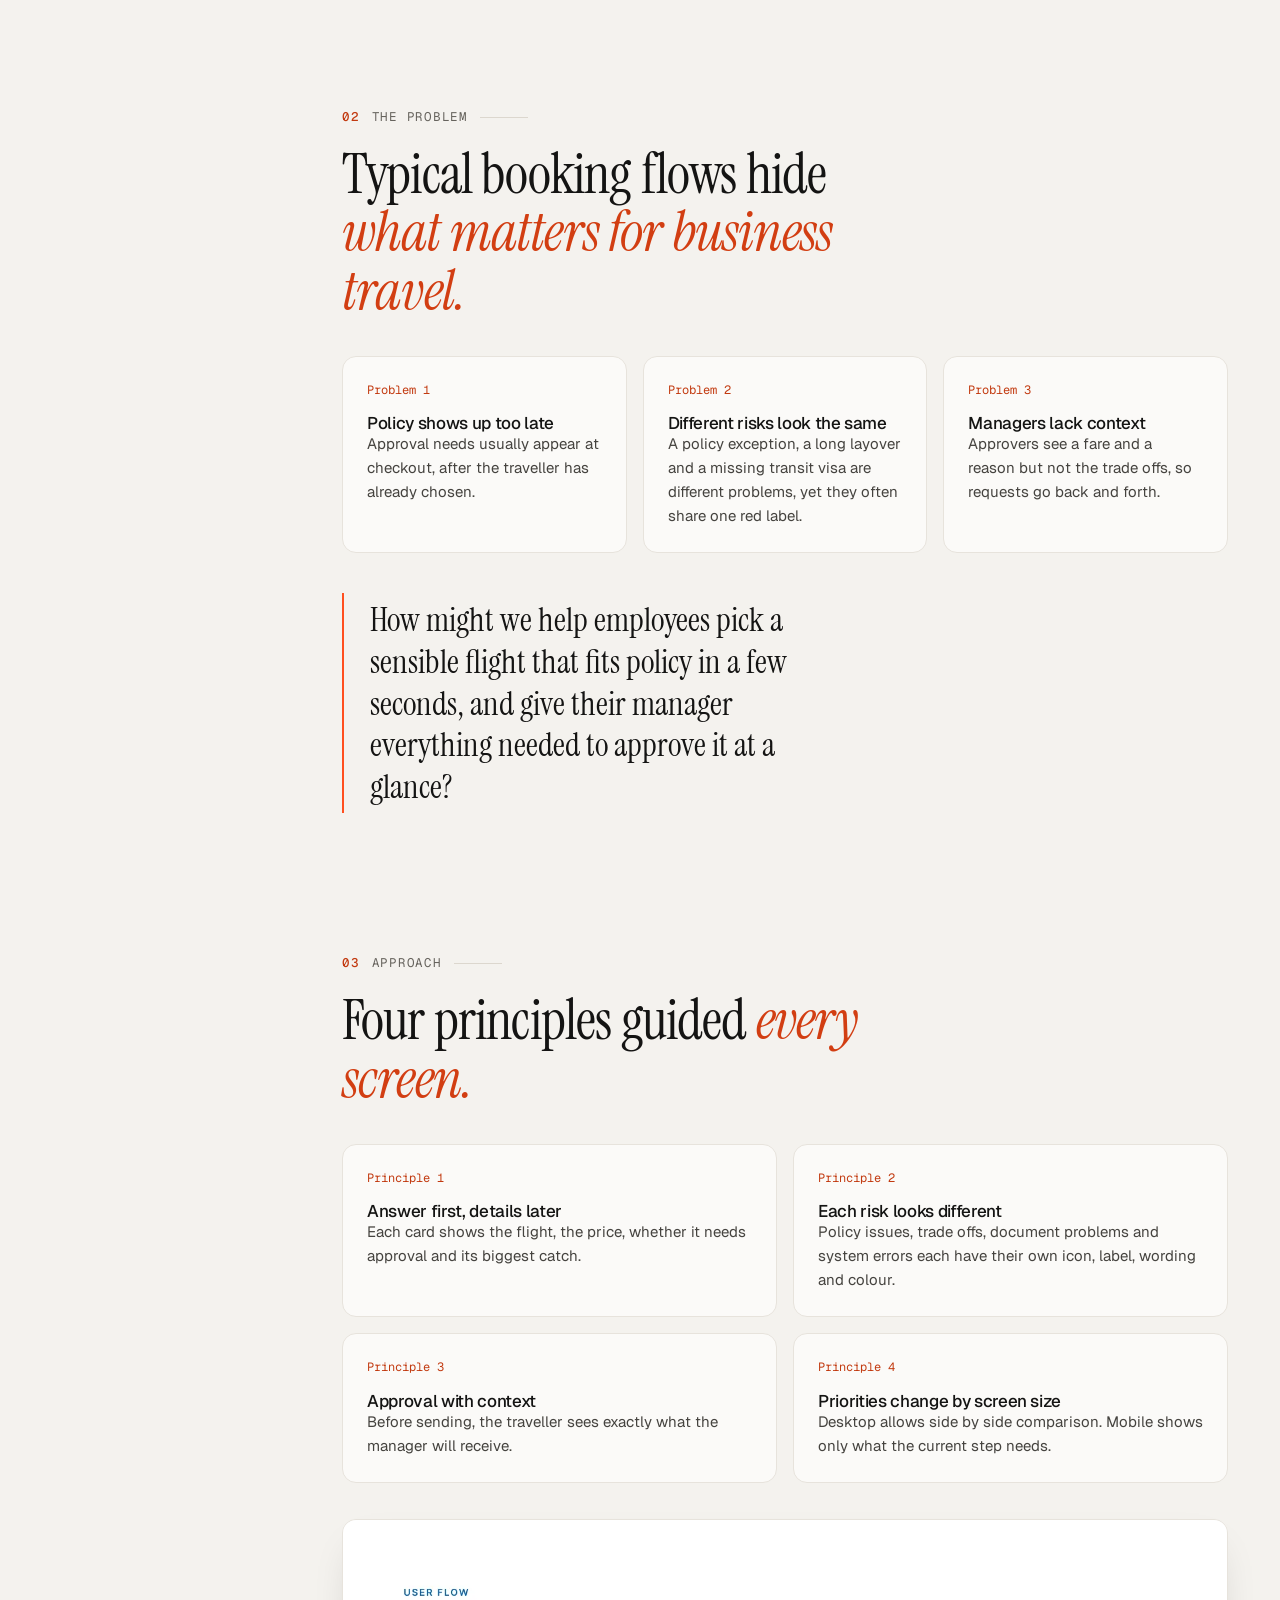
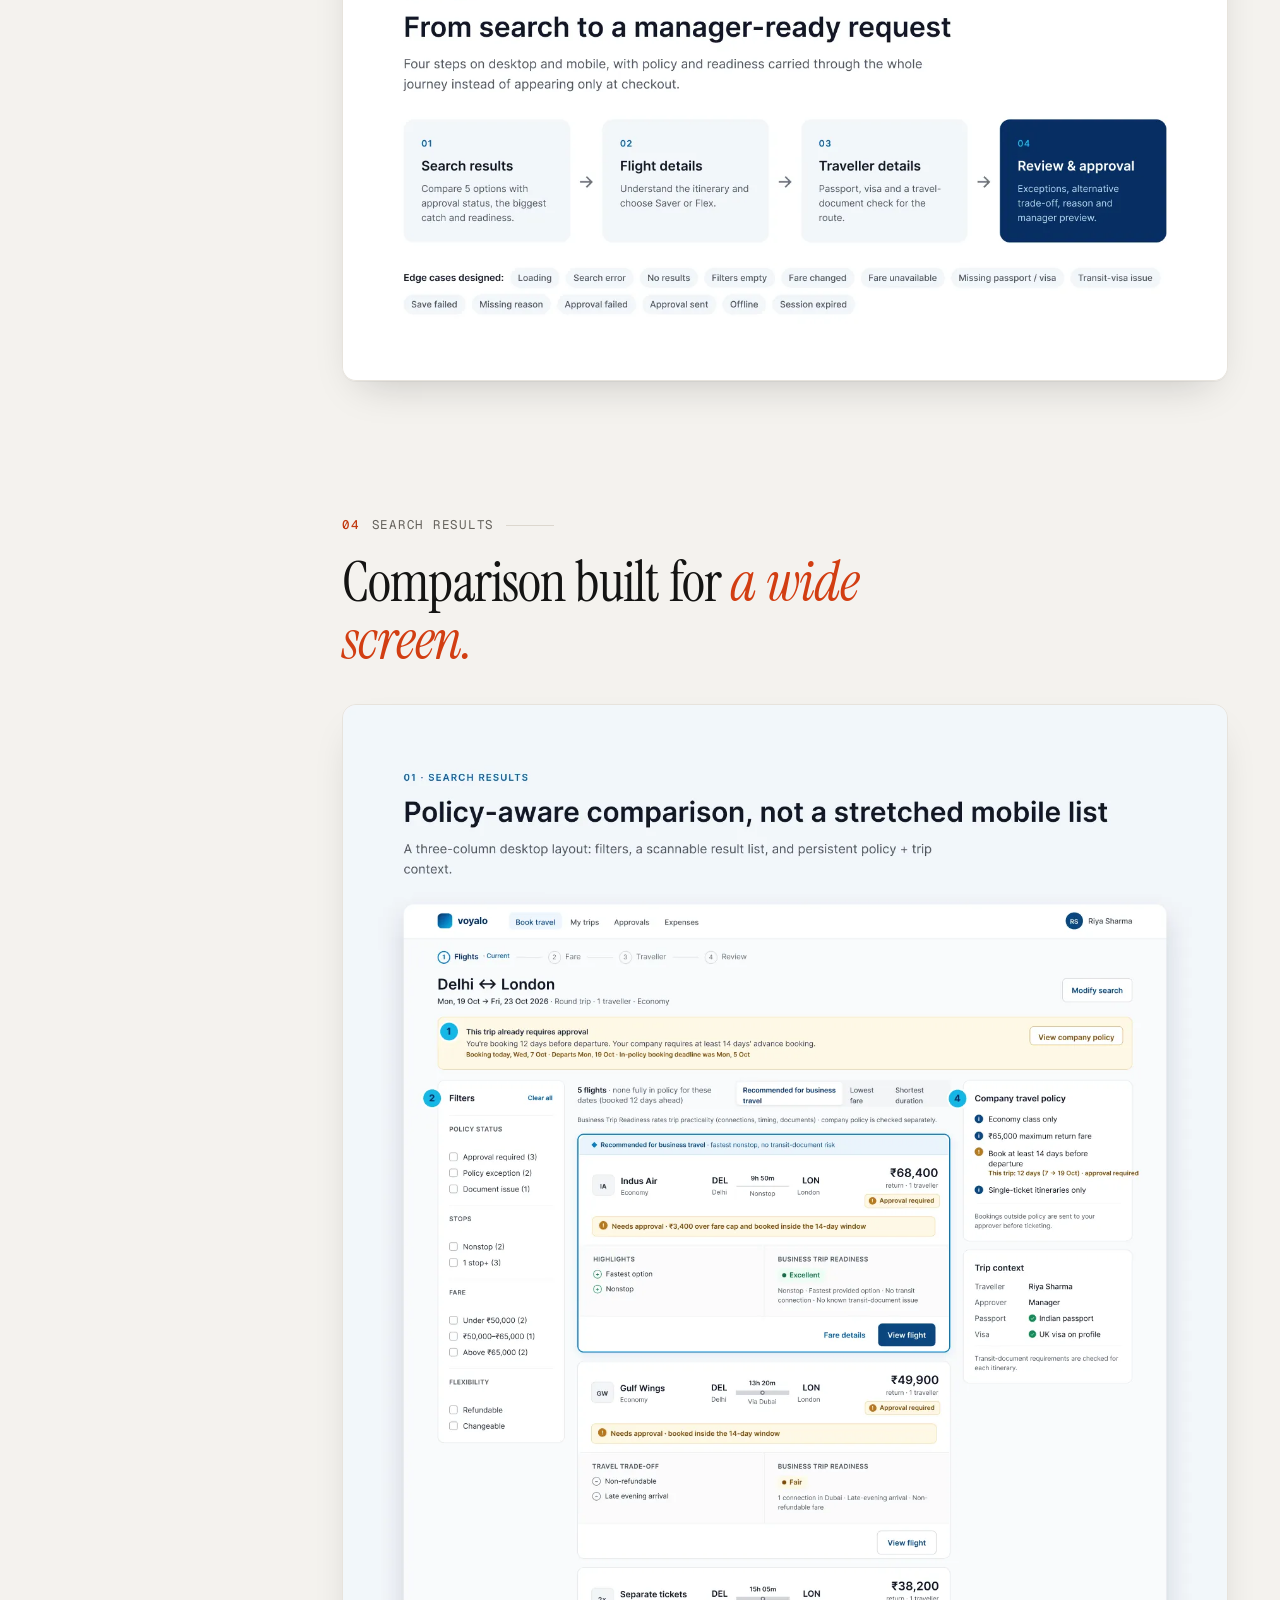
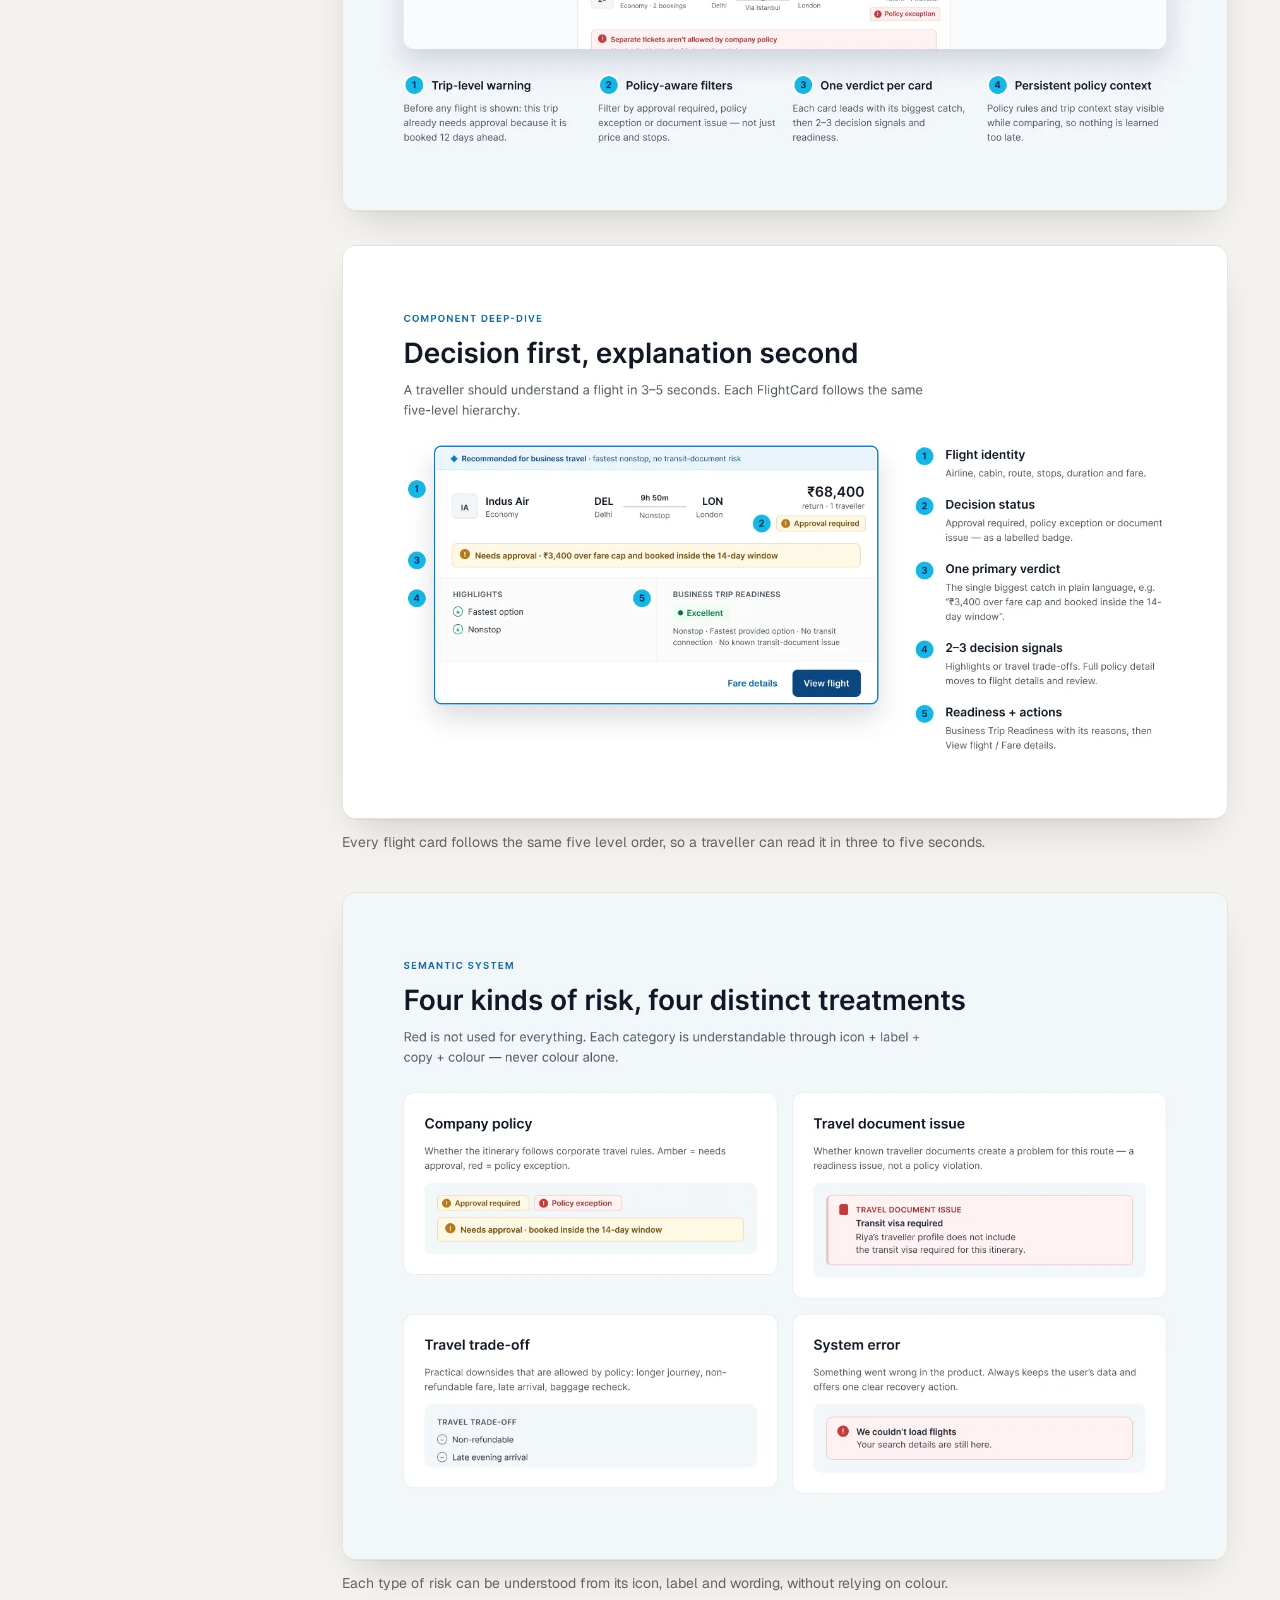
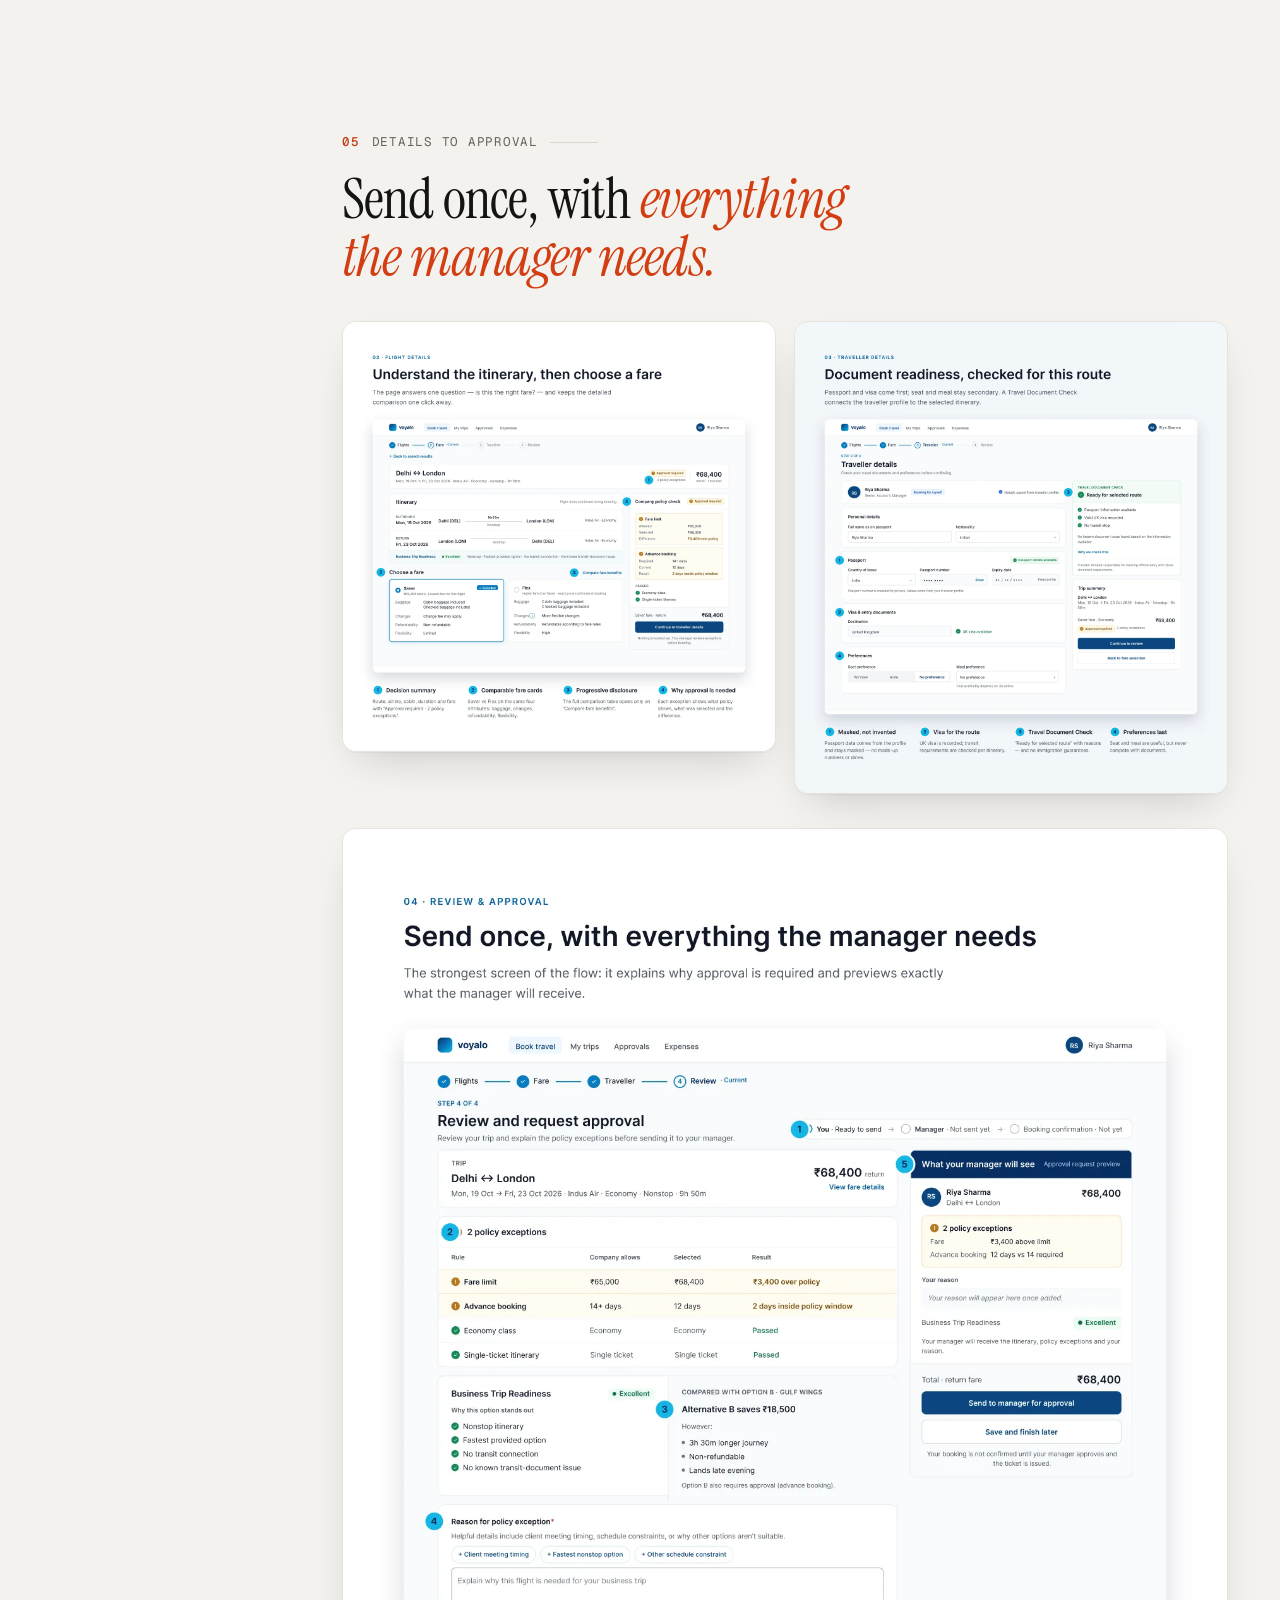
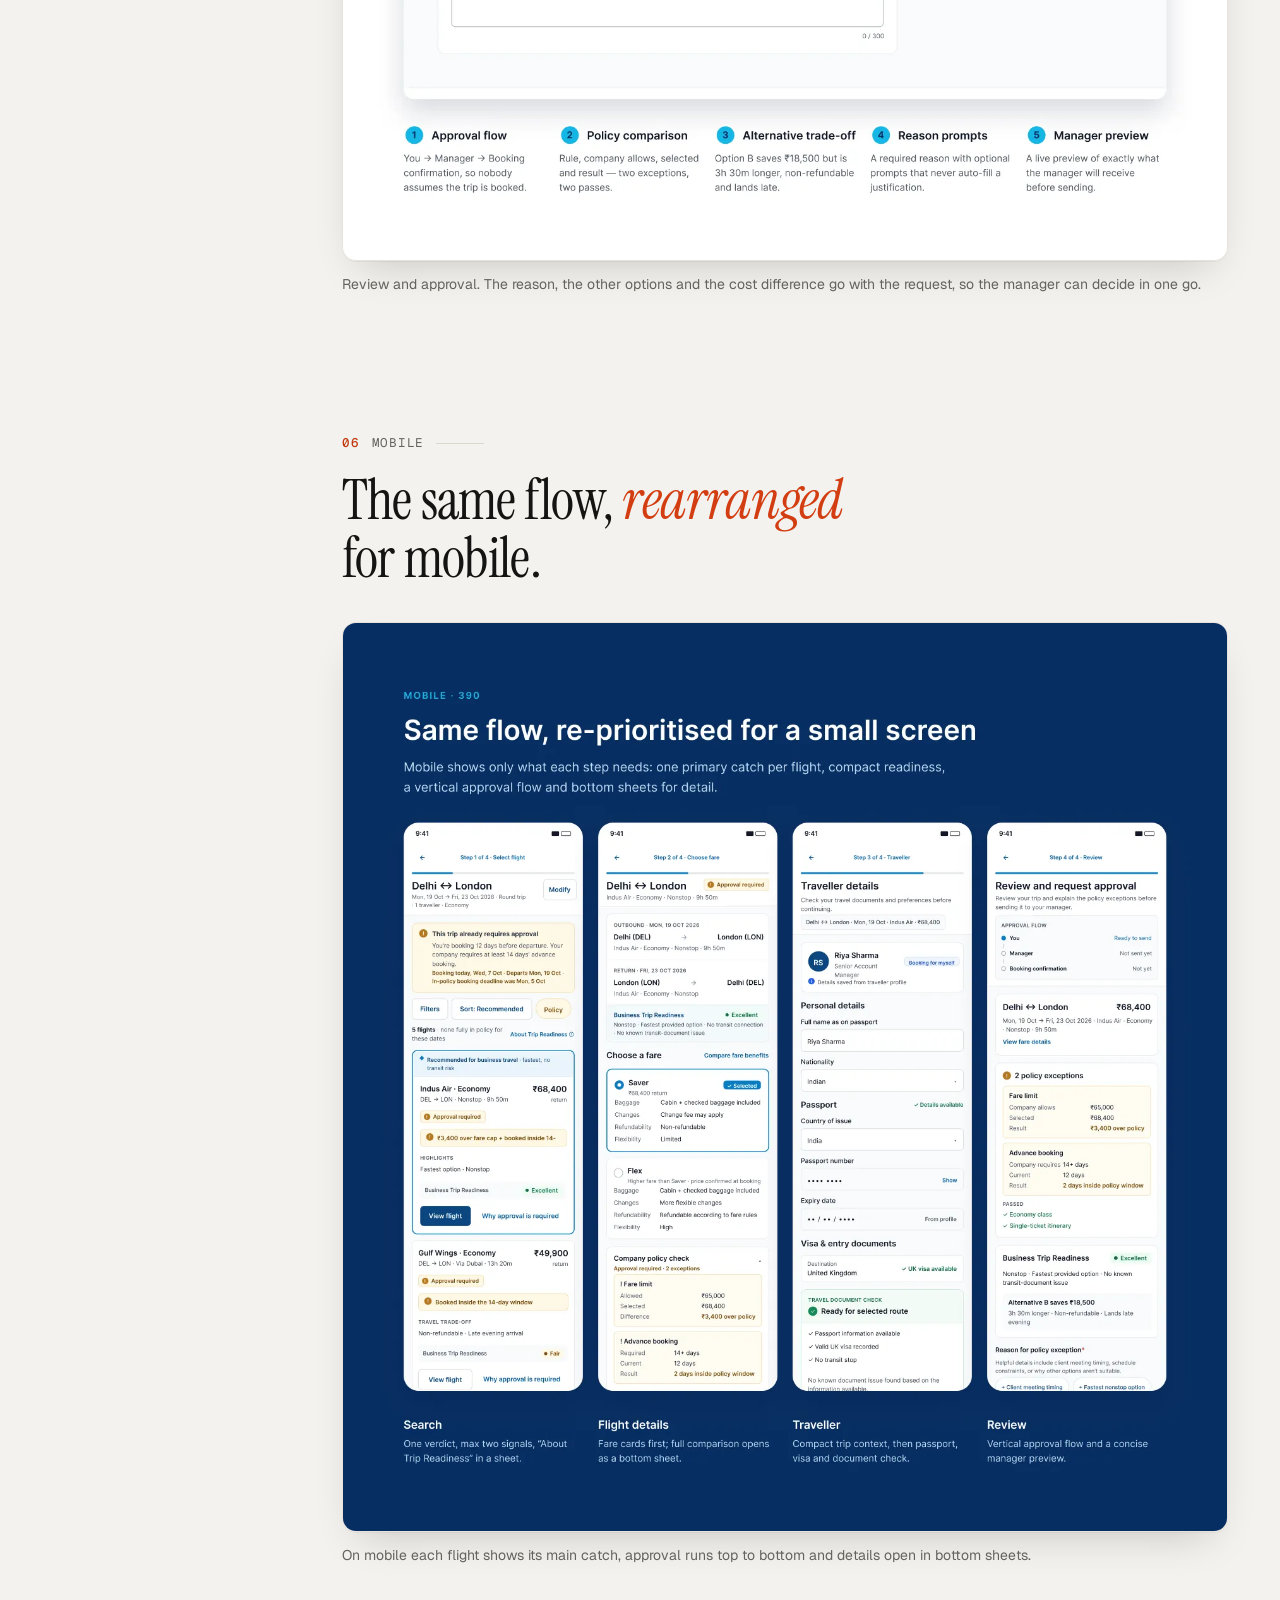
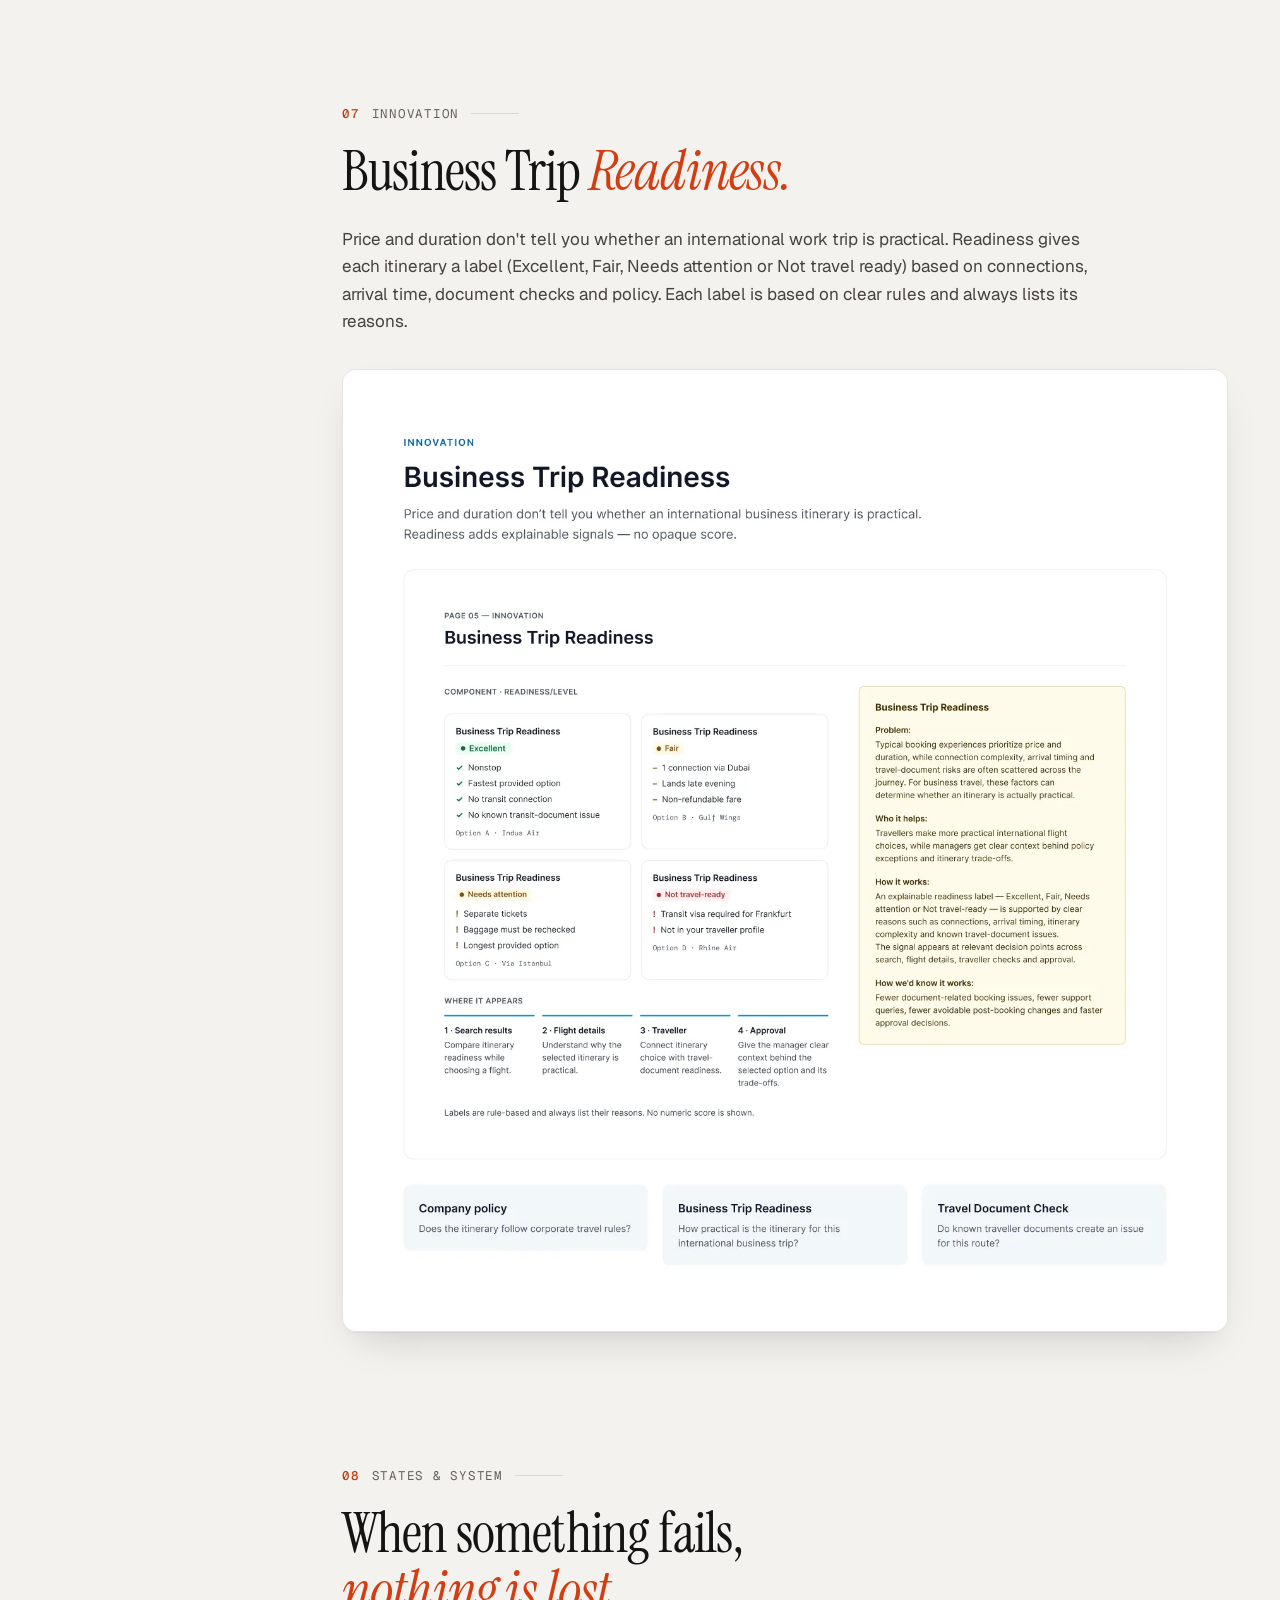
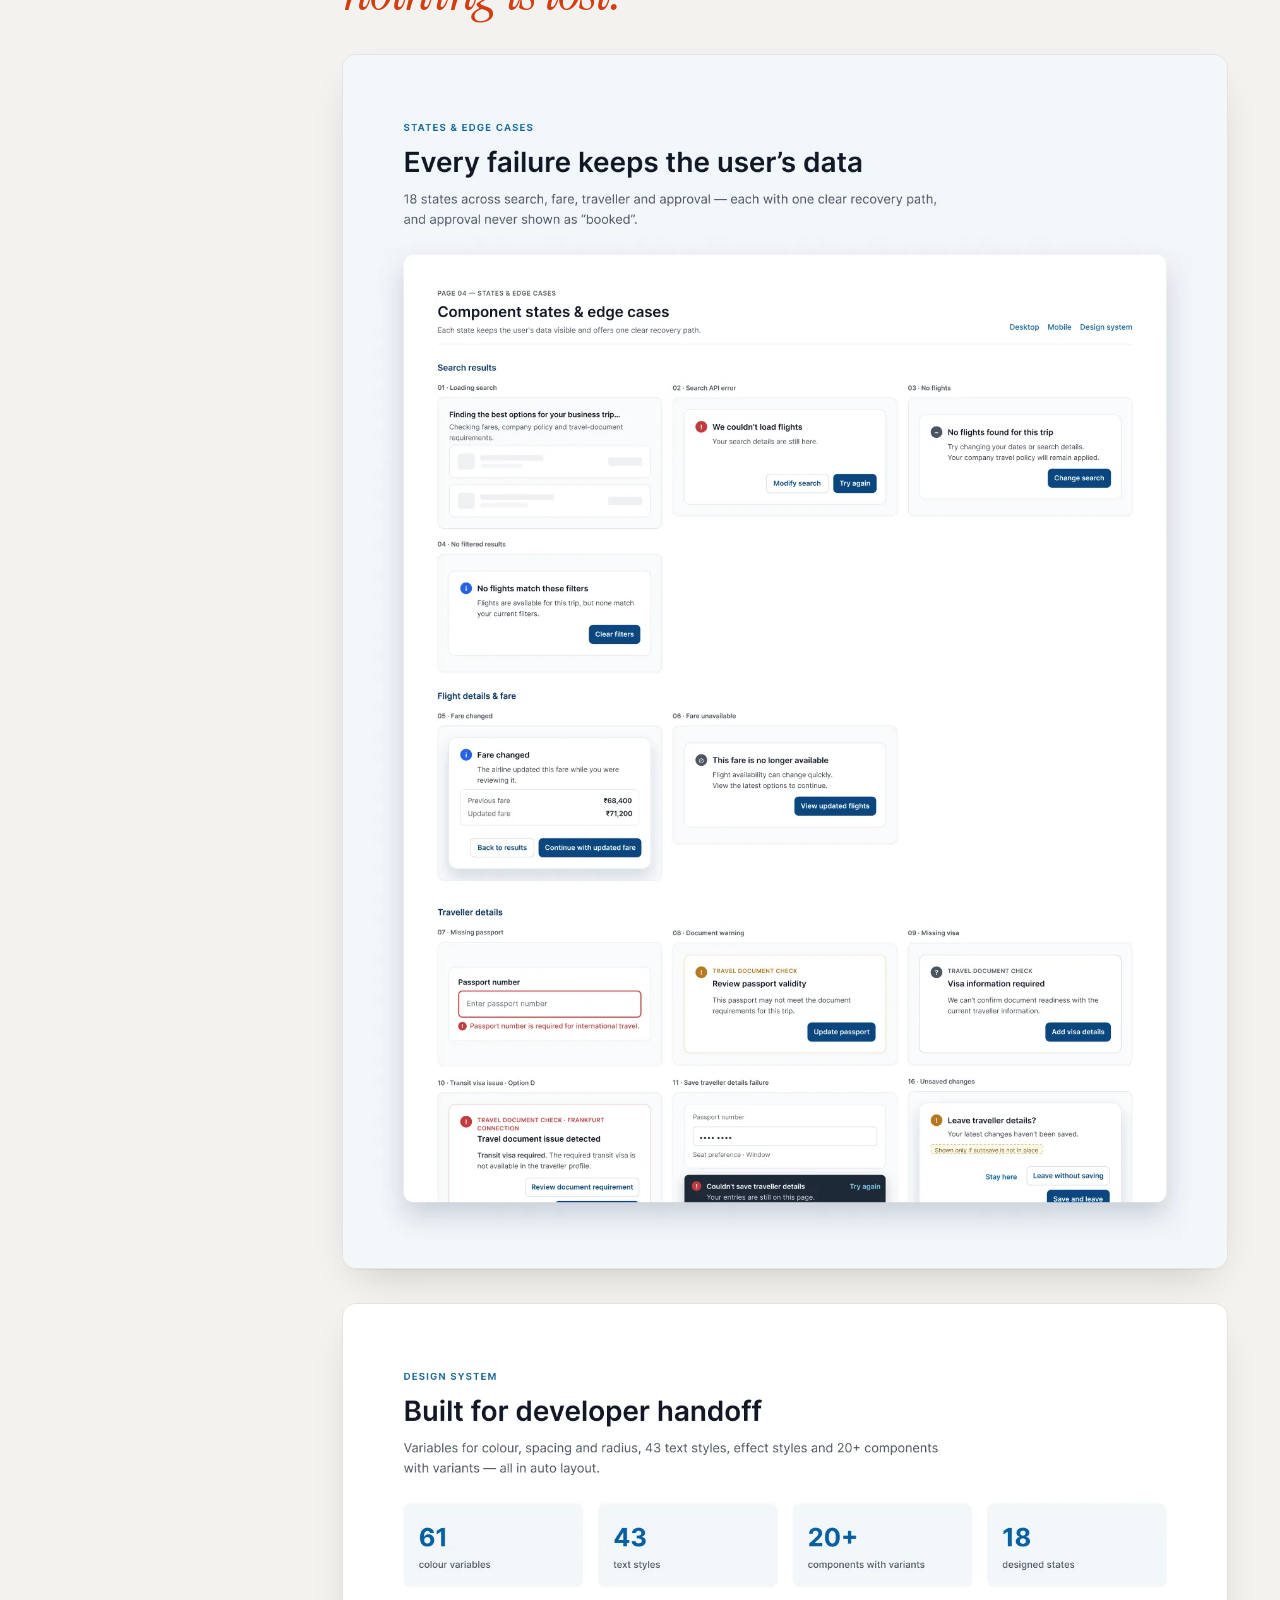
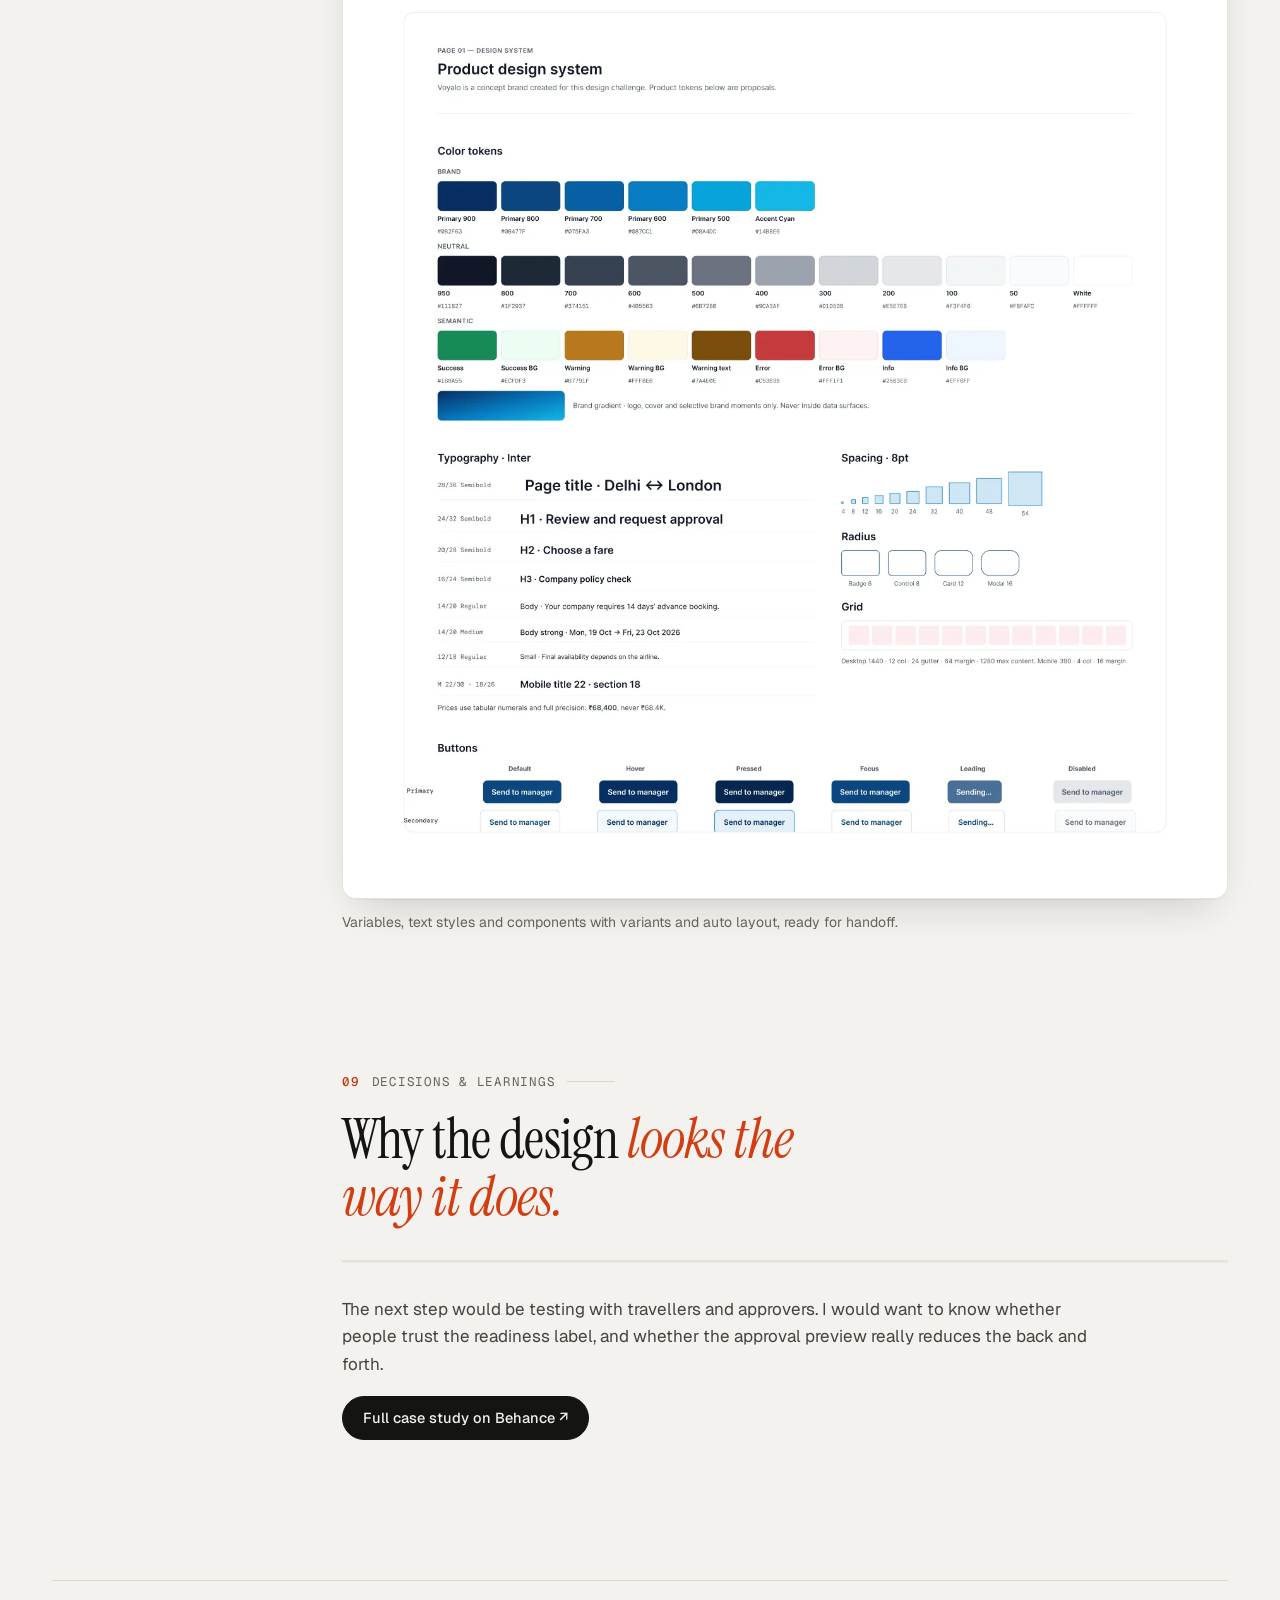
<file: corporate-flight-booking.html>
<!DOCTYPE html>
<html lang="en">
<head>
<meta charset="UTF-8">
<meta name="viewport" content="width=device-width, initial-scale=1">
<title>Policy Aware Corporate Flight Booking | Prashakha Bhardwaj</title>
<meta name="description" content="Concept case study for a desktop and mobile flight booking flow that shows policy, approval and visa risks while employees compare flights.">
<meta property="og:title" content="Policy Aware Corporate Flight Booking">
<meta property="og:description" content="Concept case study for a desktop and mobile flight booking flow that shows policy, approval and visa risks while employees compare flights.">
<link rel="preconnect" href="https://fonts.googleapis.com">
<link rel="preconnect" href="https://fonts.gstatic.com" crossorigin>
<link href="https://fonts.googleapis.com/css2?family=Geist:wght@400;500;600&family=Geist+Mono:wght@400;500&family=Instrument+Serif:ital@0;1&display=swap" rel="stylesheet">
<link rel="stylesheet" href="../assets/site.css">
<link rel="icon" href="data:image/svg+xml,%3Csvg xmlns='http://www.w3.org/2000/svg' viewBox='0 0 32 32'%3E%3Ccircle cx='16' cy='16' r='16' fill='%23141413'/%3E%3Ctext x='16' y='22' font-family='Georgia' font-style='italic' font-size='18' fill='%23F4F2EE' text-anchor='middle'%3Ep%3C/text%3E%3C/svg%3E">
</head>
<body>
<header class="nav">
  <div class="wrap">
    <a href="../index.html" class="brand"><span class="mark">p</span>Prashakha Bhardwaj</a>
    <nav class="nav-links" aria-label="Site">
      <a href="../index.html#work">Work</a>
      <a href="../index.html#about">About</a>
      <a href="../index.html#experience">Experience</a>
      <a href="../index.html#contact">Contact</a>
    </nav>
    <a class="btn btn-line" href="../Prashakha-Bhardwaj-Resume.pdf" target="_blank" rel="noopener">Resume</a>
  </div>
</header>
<main>
<div class="cs-hero"><div class="wrap">
<a class="back" href="../index.html#work">← All work</a>
<div class="kicker rv"><b>Case study 04</b> Corporate travel design challenge</div>
<h1 class="h-xl rv">Policy aware <em>corporate flight</em> booking</h1>
<p class="lede rv">Booking a flight for work is different from booking a holiday. The cheapest or fastest flight can still be the wrong choice if it breaks company policy, needs approval, or uses a route the traveller's visa doesn't cover. This flow shows those risks on each flight while people compare options.</p>
<div class="cs-facts rv"><div><span>My role</span><b>UI/UX designer, working alone</b></div><div><span>Type</span><b>Design challenge concept</b></div><div><span>Platforms</span><b>Desktop (1440) and mobile (390)</b></div><div><span>Scope</span><b>4 core screens, states, design system and prototype</b></div><div><span>Tools</span><b>Figma</b></div></div>
<p class="cs-note rv"><b>Note</b><span>This was a design challenge. Voyalo is a placeholder brand and all flight data comes from the brief. About 6 minutes to read.</span></p>
<div class="cs-cover full bg-navy rv"><img src="../assets/img/flight-dribbble-1-search-results.webp" alt="Policy-aware flight search results on desktop"></div>
</div></div>
<div class="wrap"><div class="cs"><nav class="toc" aria-label="On this page"><p>On this page</p><a href="#overview"><span>01</span>The challenge</a><a href="#problem"><span>02</span>The problem</a><a href="#principles"><span>03</span>Approach</a><a href="#search"><span>04</span>Search results</a><a href="#flow"><span>05</span>Details to approval</a><a href="#mobile"><span>06</span>Mobile</a><a href="#innovation"><span>07</span>Innovation</a><a href="#system"><span>08</span>States & system</a><a href="#learnings"><span>09</span>Decisions & learnings</a></nav><div><section class="chap" id="overview"><div class="kicker rv"><b>01</b> The challenge</div><h2 class="h2 rv">One traveller, one trip, <em>five imperfect options.</em></h2>
<div class="prose rv"><p>The brief asked for four screens for an international work trip: search results, flight details, traveller details, and review and approval. They had to work on desktop and mobile, be built from components a developer could use directly, and include one new idea of my own.</p>
<p>Riya, a senior account manager, needs to fly from Delhi to London for a week of client work. She is booking 12 days ahead, but the policy asks for 14. That means <strong>every option needs approval</strong>, even the ones that follow every other rule.</p></div>
<figure class="rv"><div class="slide"><img src="../assets/img/flight-03-scenario-policy.webp" alt="Traveller, trip and company travel policy" loading="lazy"></div></figure><figure class="rv"><div class="slide"><img src="../assets/img/flight-04-five-options.webp" alt="Five flight options, each with a catch" loading="lazy"></div><figcaption><span>Every option had a catch. The design had to make each catch clear within a few seconds.</span></figcaption></figure></section>
<section class="chap" id="problem"><div class="kicker rv"><b>02</b> The problem</div><h2 class="h2 rv">Typical booking flows hide <em>what matters for business travel.</em></h2><div class="cols  rv"><div class="cell"><span class="n">Problem 1</span><h4>Policy shows up too late</h4><p>Approval needs usually appear at checkout, after the traveller has already chosen.</p></div><div class="cell"><span class="n">Problem 2</span><h4>Different risks look the same</h4><p>A policy exception, a long layover and a missing transit visa are different problems, yet they often share one red label.</p></div><div class="cell"><span class="n">Problem 3</span><h4>Managers lack context</h4><p>Approvers see a fare and a reason but not the trade offs, so requests go back and forth.</p></div></div>
<blockquote class="quote rv">How might we help employees pick a sensible flight that fits policy in a few seconds, and give their manager everything needed to approve it at a glance?</blockquote></section>
<section class="chap" id="principles"><div class="kicker rv"><b>03</b> Approach</div><h2 class="h2 rv">Four principles guided <em>every screen.</em></h2><div class="cols c2 rv"><div class="cell"><span class="n">Principle 1</span><h4>Answer first, details later</h4><p>Each card shows the flight, the price, whether it needs approval and its biggest catch.</p></div><div class="cell"><span class="n">Principle 2</span><h4>Each risk looks different</h4><p>Policy issues, trade offs, document problems and system errors each have their own icon, label, wording and colour.</p></div><div class="cell"><span class="n">Principle 3</span><h4>Approval with context</h4><p>Before sending, the traveller sees exactly what the manager will receive.</p></div><div class="cell"><span class="n">Principle 4</span><h4>Priorities change by screen size</h4><p>Desktop allows side by side comparison. Mobile shows only what the current step needs.</p></div></div><figure class="rv"><div class="slide"><img src="../assets/img/flight-07-user-flow.webp" alt="User flow from search to a manager-ready request" loading="lazy"></div></figure></section>
<section class="chap" id="search"><div class="kicker rv"><b>04</b> Search results</div><h2 class="h2 rv">Comparison built for <em>a wide screen.</em></h2><figure class="rv"><div class="slide"><img src="../assets/img/flight-08-search-results.webp" alt="Desktop search results with filters, flight cards and persistent policy context" loading="lazy"></div></figure><figure class="rv"><div class="slide"><img src="../assets/img/flight-09-flight-card-anatomy.webp" alt="Flight card anatomy" loading="lazy"></div><figcaption><span>Every flight card follows the same five level order, so a traveller can read it in three to five seconds.</span></figcaption></figure><figure class="rv"><div class="slide"><img src="../assets/img/flight-10-semantic-system.webp" alt="Semantic system: four kinds of risk, four treatments" loading="lazy"></div><figcaption><span>Each type of risk can be understood from its icon, label and wording, without relying on colour.</span></figcaption></figure></section>
<section class="chap" id="flow"><div class="kicker rv"><b>05</b> Details to approval</div><h2 class="h2 rv">Send once, with <em>everything the manager needs.</em></h2><div class="pair"><figure class="rv"><div class="slide"><img src="../assets/img/flight-11-flight-details.webp" alt="Flight details and fare choice" loading="lazy"></div></figure><figure class="rv"><div class="slide"><img src="../assets/img/flight-12-traveller-details.webp" alt="Traveller details with document readiness" loading="lazy"></div></figure></div><figure class="rv"><div class="slide"><img src="../assets/img/flight-13-review-approval.webp" alt="Review and request approval" loading="lazy"></div><figcaption><span>Review and approval. The reason, the other options and the cost difference go with the request, so the manager can decide in one go.</span></figcaption></figure></section>
<section class="chap" id="mobile"><div class="kicker rv"><b>06</b> Mobile</div><h2 class="h2 rv">The same flow, <em>rearranged</em> for mobile.</h2><figure class="rv"><div class="slide"><img src="../assets/img/flight-14-mobile.webp" alt="Mobile screens for search, details, traveller and review" loading="lazy"></div><figcaption><span>On mobile each flight shows its main catch, approval runs top to bottom and details open in bottom sheets.</span></figcaption></figure></section>
<section class="chap" id="innovation"><div class="kicker rv"><b>07</b> Innovation</div><h2 class="h2 rv">Business Trip <em>Readiness.</em></h2>
<div class="prose rv"><p>Price and duration don't tell you whether an international work trip is practical. Readiness gives each itinerary a label (Excellent, Fair, Needs attention or Not travel ready) based on connections, arrival time, document checks and policy. Each label is based on clear rules and always lists its reasons.</p></div>
<figure class="rv"><div class="slide"><img src="../assets/img/flight-15-innovation.webp" alt="Business Trip Readiness component and where it appears" loading="lazy"></div></figure></section>
<section class="chap" id="system"><div class="kicker rv"><b>08</b> States & system</div><h2 class="h2 rv">When something fails, <em>nothing is lost.</em></h2><figure class="rv"><div class="slide"><img src="../assets/img/flight-16-states.webp" alt="States and edge cases" loading="lazy"></div></figure><figure class="rv"><div class="slide"><img src="../assets/img/flight-17-design-system.webp" alt="Design system built for developer handoff" loading="lazy"></div><figcaption><span>Variables, text styles and components with variants and auto layout, ready for handoff.</span></figcaption></figure></section>
<section class="chap" id="learnings"><div class="kicker rv"><b>09</b> Decisions & learnings</div><h2 class="h2 rv">Why the design <em>looks the way it does.</em></h2><figure class="rv"><div class="slide"><img src="../assets/img/flight-18-key-decisions.webp" alt="Key design decisions" loading="lazy"></div></figure>
<div class="prose rv"><p>The next step would be testing with travellers and approvers. I would want to know whether people trust the readiness label, and whether the approval preview really reduces the back and forth.</p></div>
<a class="btn btn-ink rv" href="https://www.behance.net/gallery/256863659/Policy-Aware-Corporate-Flight-Booking-UX-Case-Study" target="_blank" rel="noopener">Full case study on Behance ↗</a></section>
</div></div><a class="next" href="channel-creation.html"><span class="mono">Next case study</span><div class="h-xl">Designing Channel Creation</div></a></div></main>
<footer class="contact" style="padding-top:100px">
  <div class="wrap">
    <h2 class="h-xl rv">Like how I think? <em>Let's talk.</em></h2>
    <a class="mail rv" href="mailto:bhardwajprashakha14@gmail.com">bhardwajprashakha14@gmail.com
      <svg width="30" height="30" viewBox="0 0 24 24" fill="none" stroke="currentColor" stroke-width="1.6" stroke-linecap="round"><path d="M7 17 17 7M9 7h8v8"/></svg></a>
    <div class="socials">
      <a href="https://www.linkedin.com/in/prashakha-bhardwaj-ux/" target="_blank" rel="noopener">LinkedIn ↗</a>
      <a href="https://www.behance.net/prashakbhardwa" target="_blank" rel="noopener">Behance ↗</a>
      <a href="../Prashakha-Bhardwaj-Resume.pdf" target="_blank" rel="noopener">Resume (PDF) ↗</a>
    </div>
    <div class="foot"><span>© <span id="year">2026</span> Prashakha Bhardwaj</span><a href="../index.html#work">← All work</a></div>
  </div>
</footer>
<script src="../assets/site.js"></script>
</body>
</html>
</file>
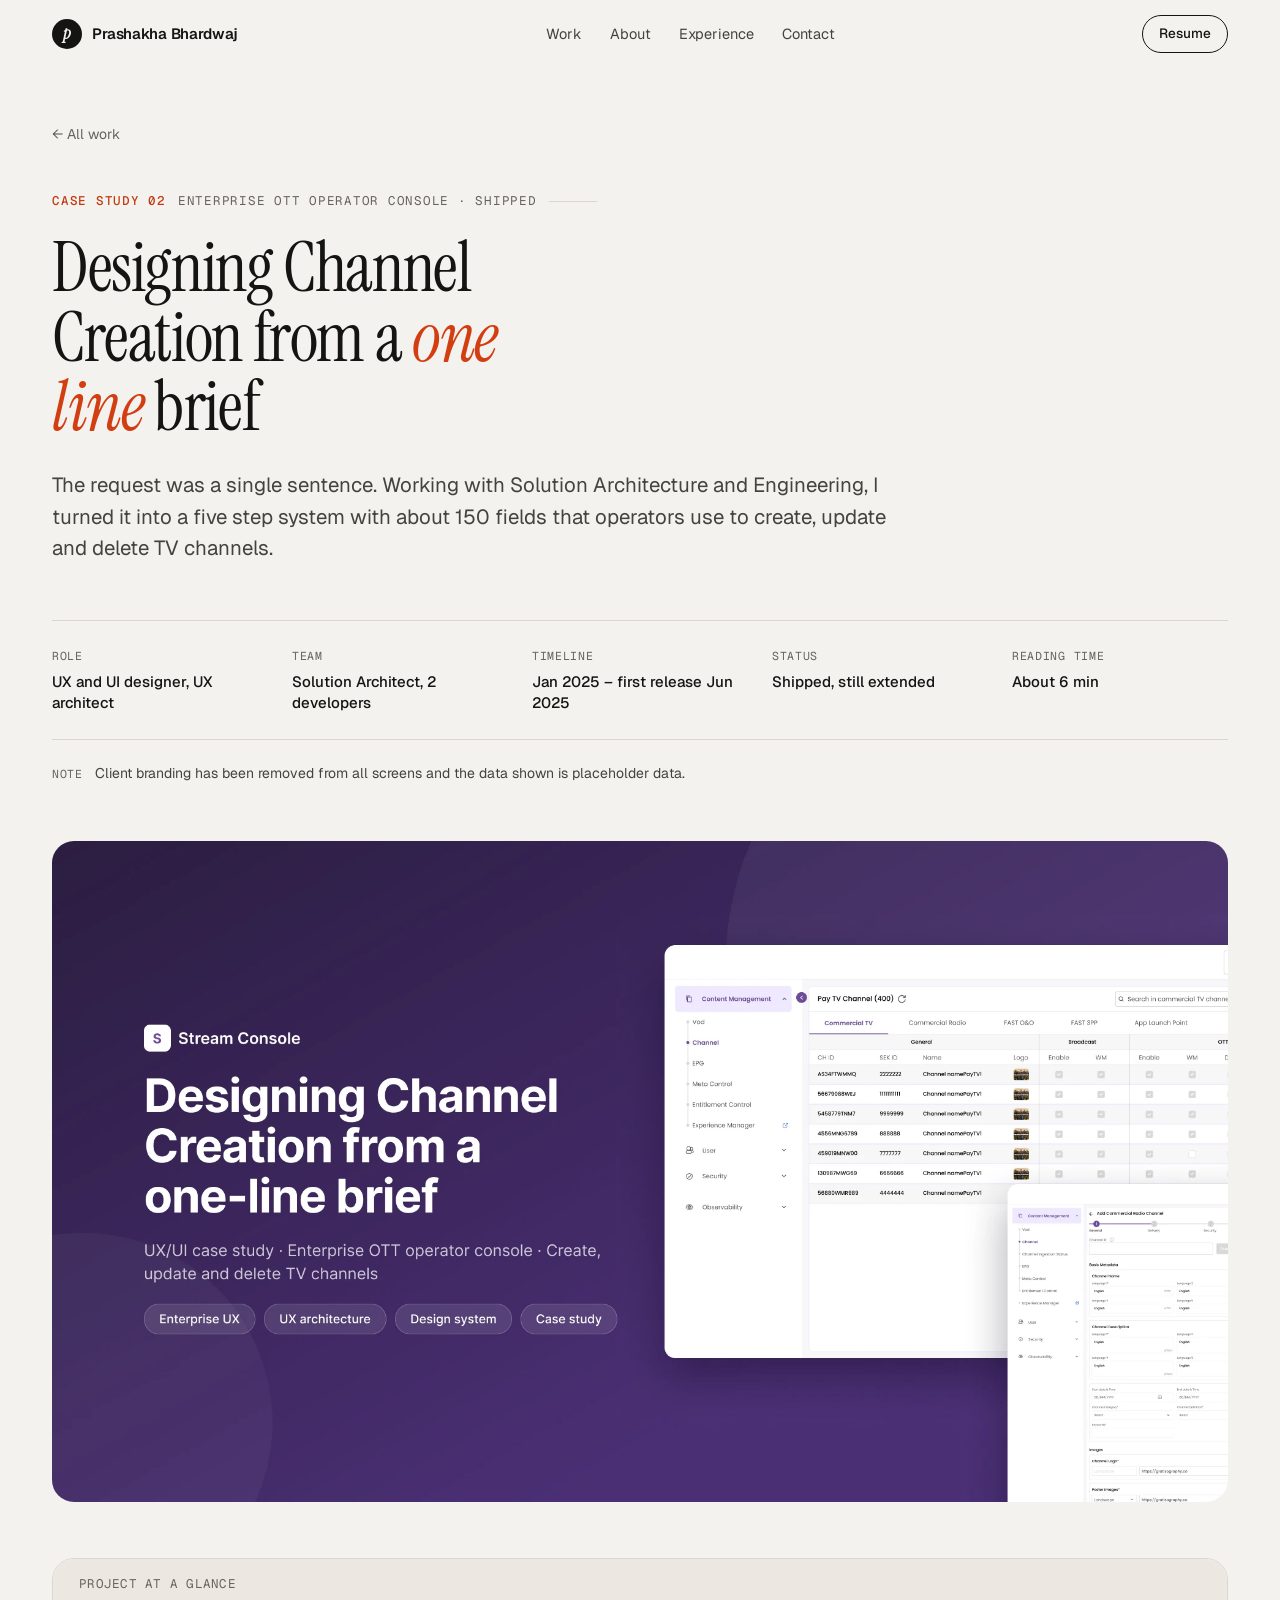
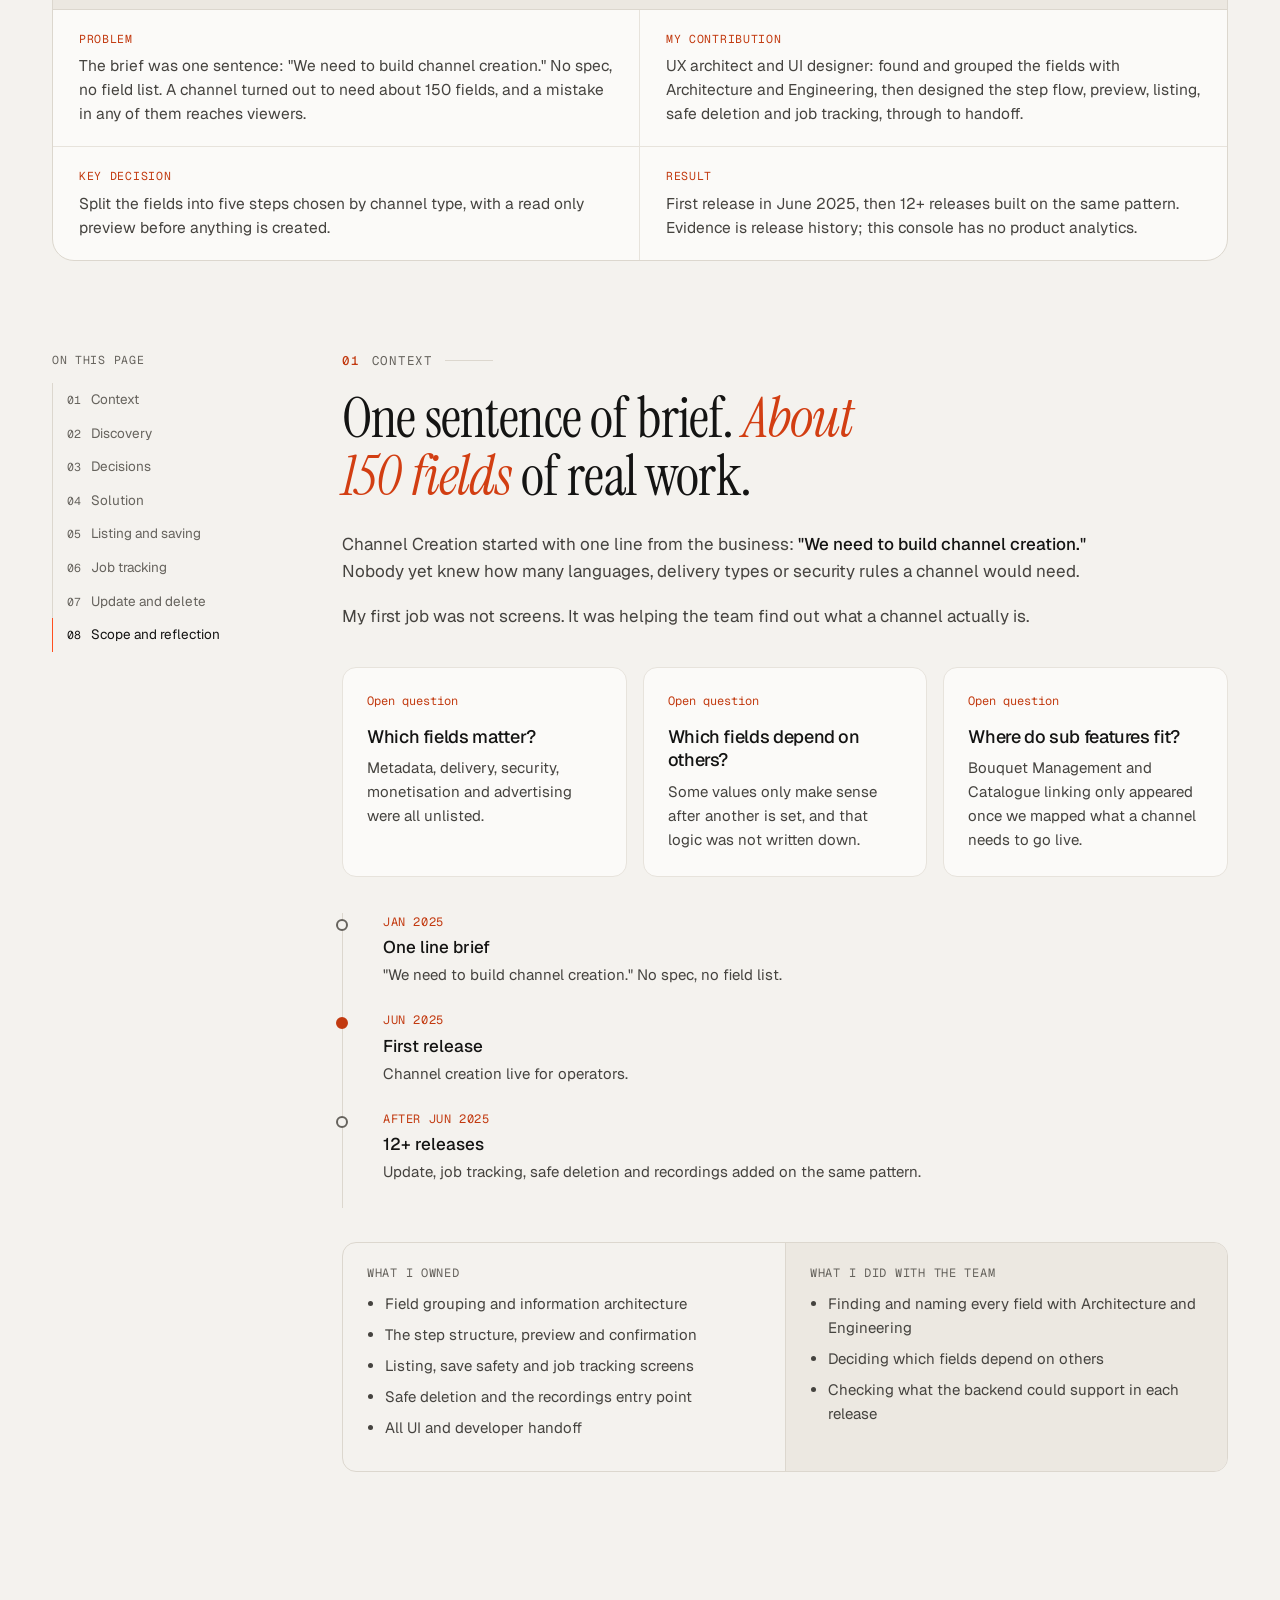
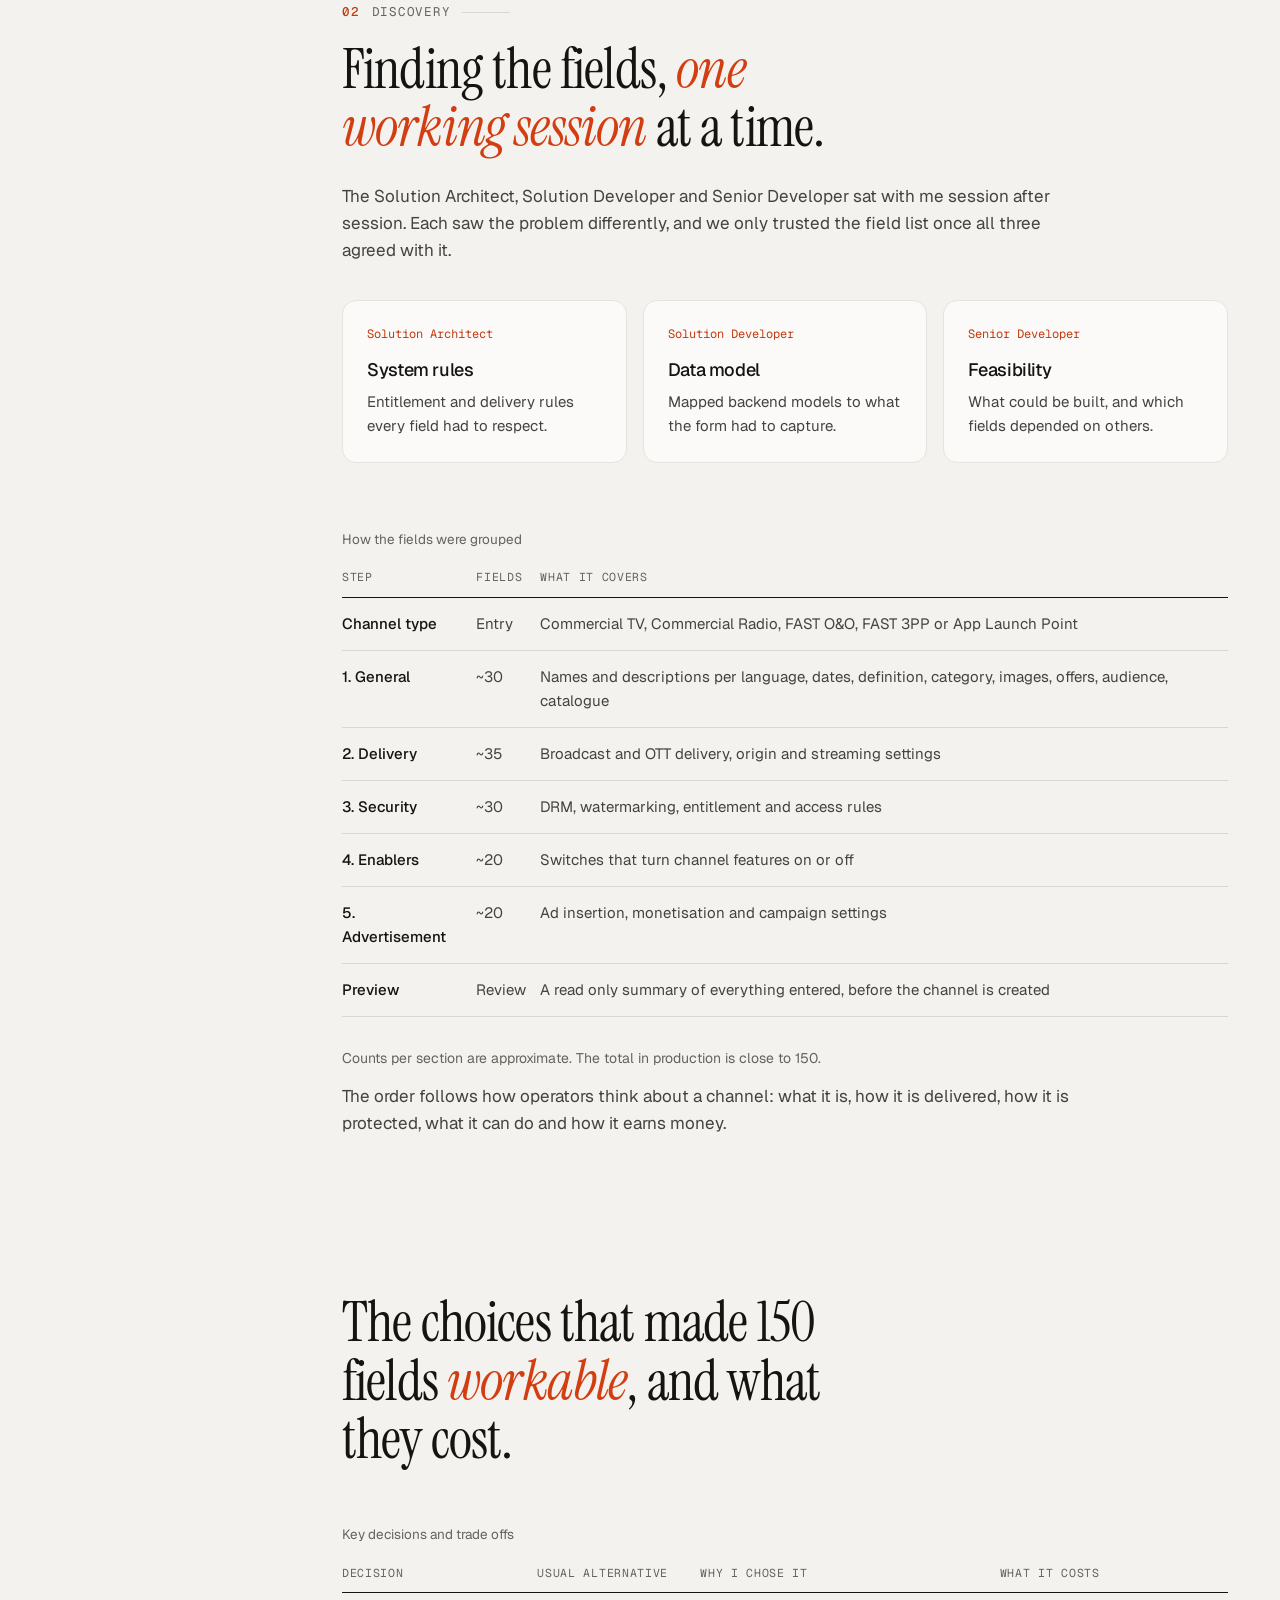
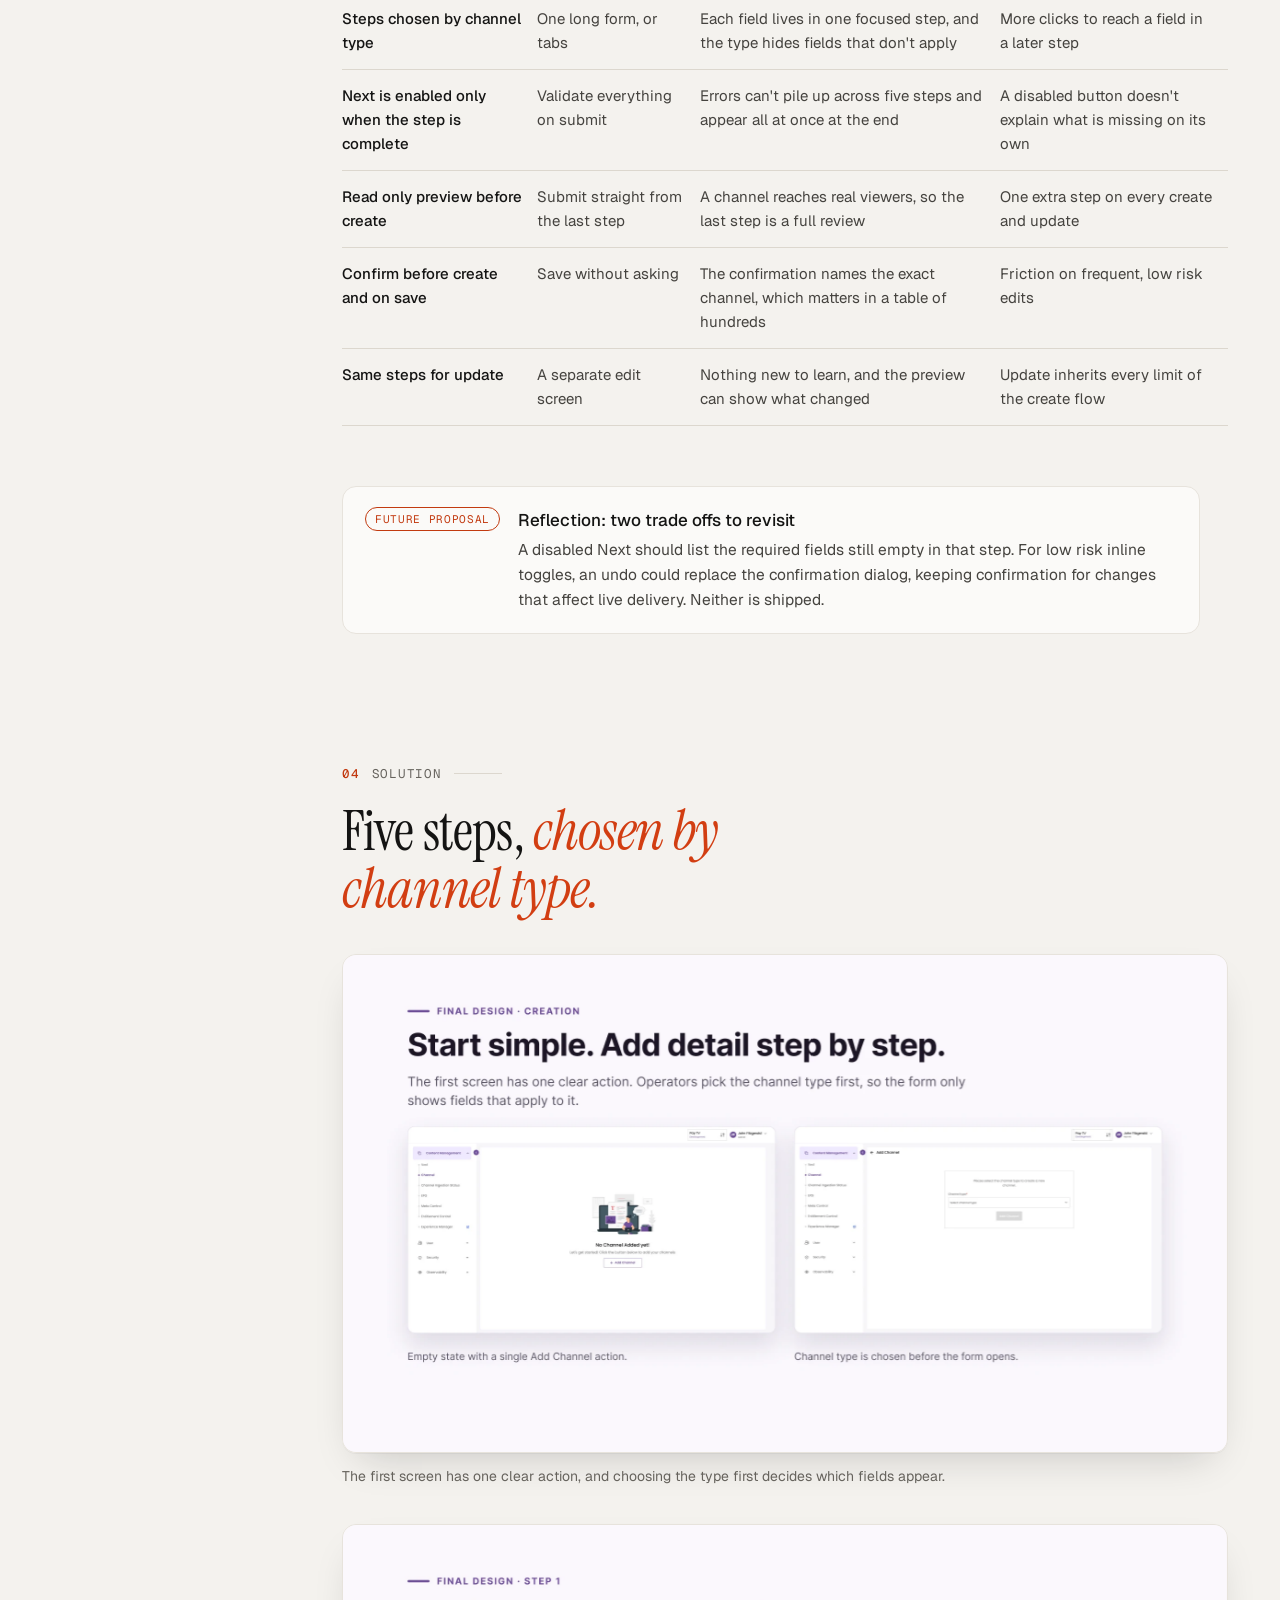
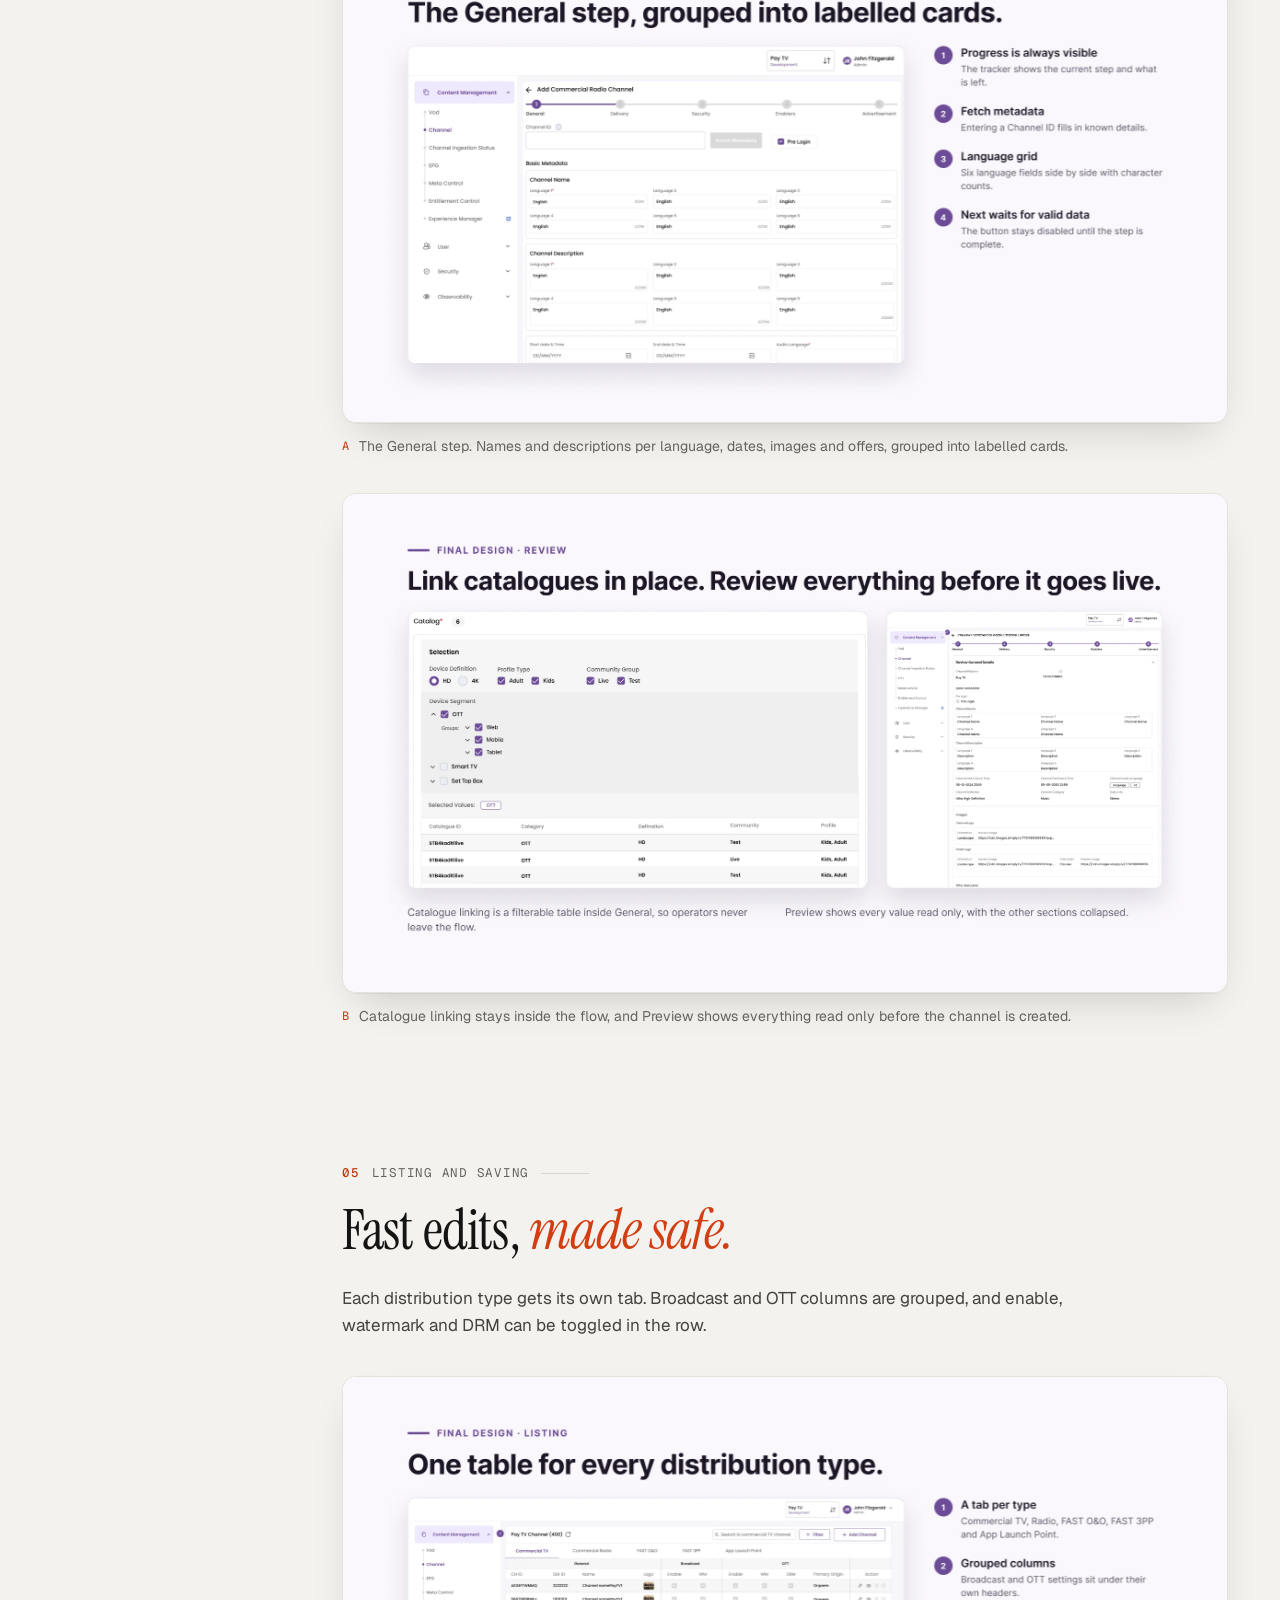
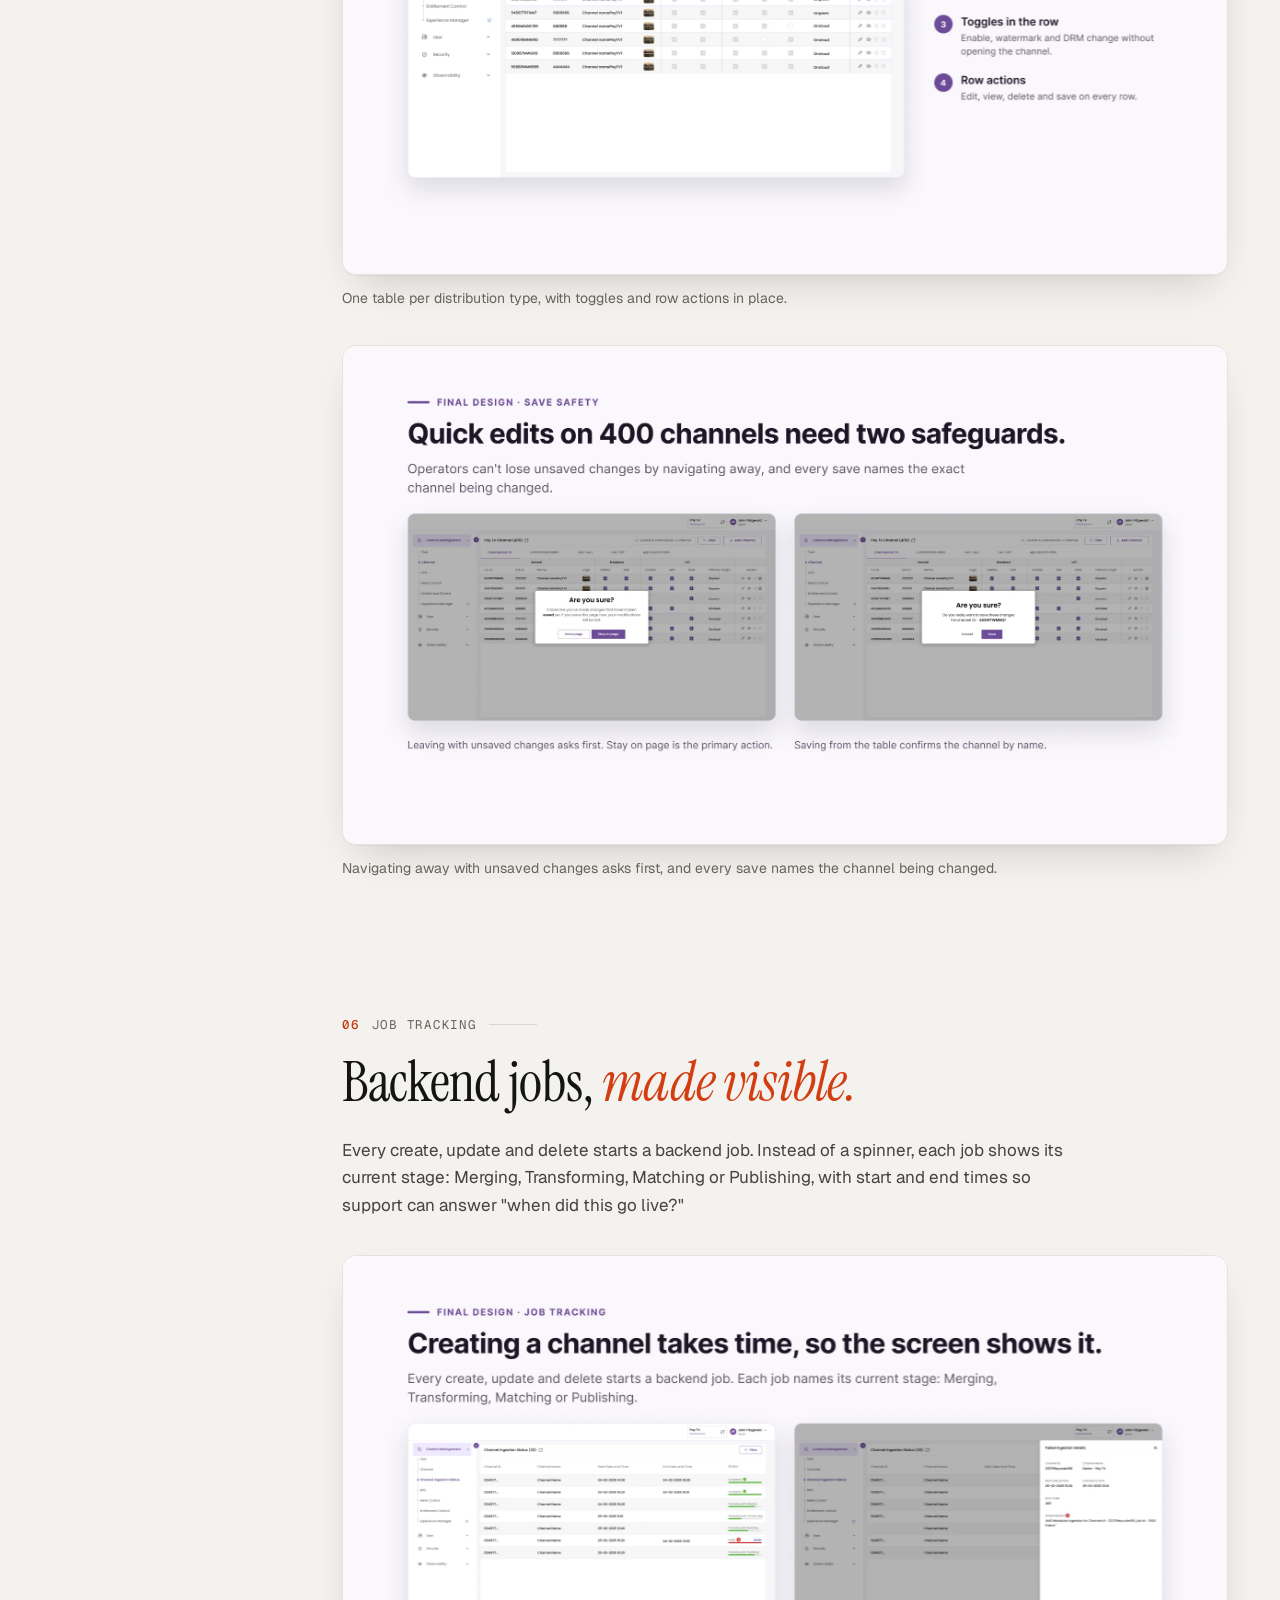
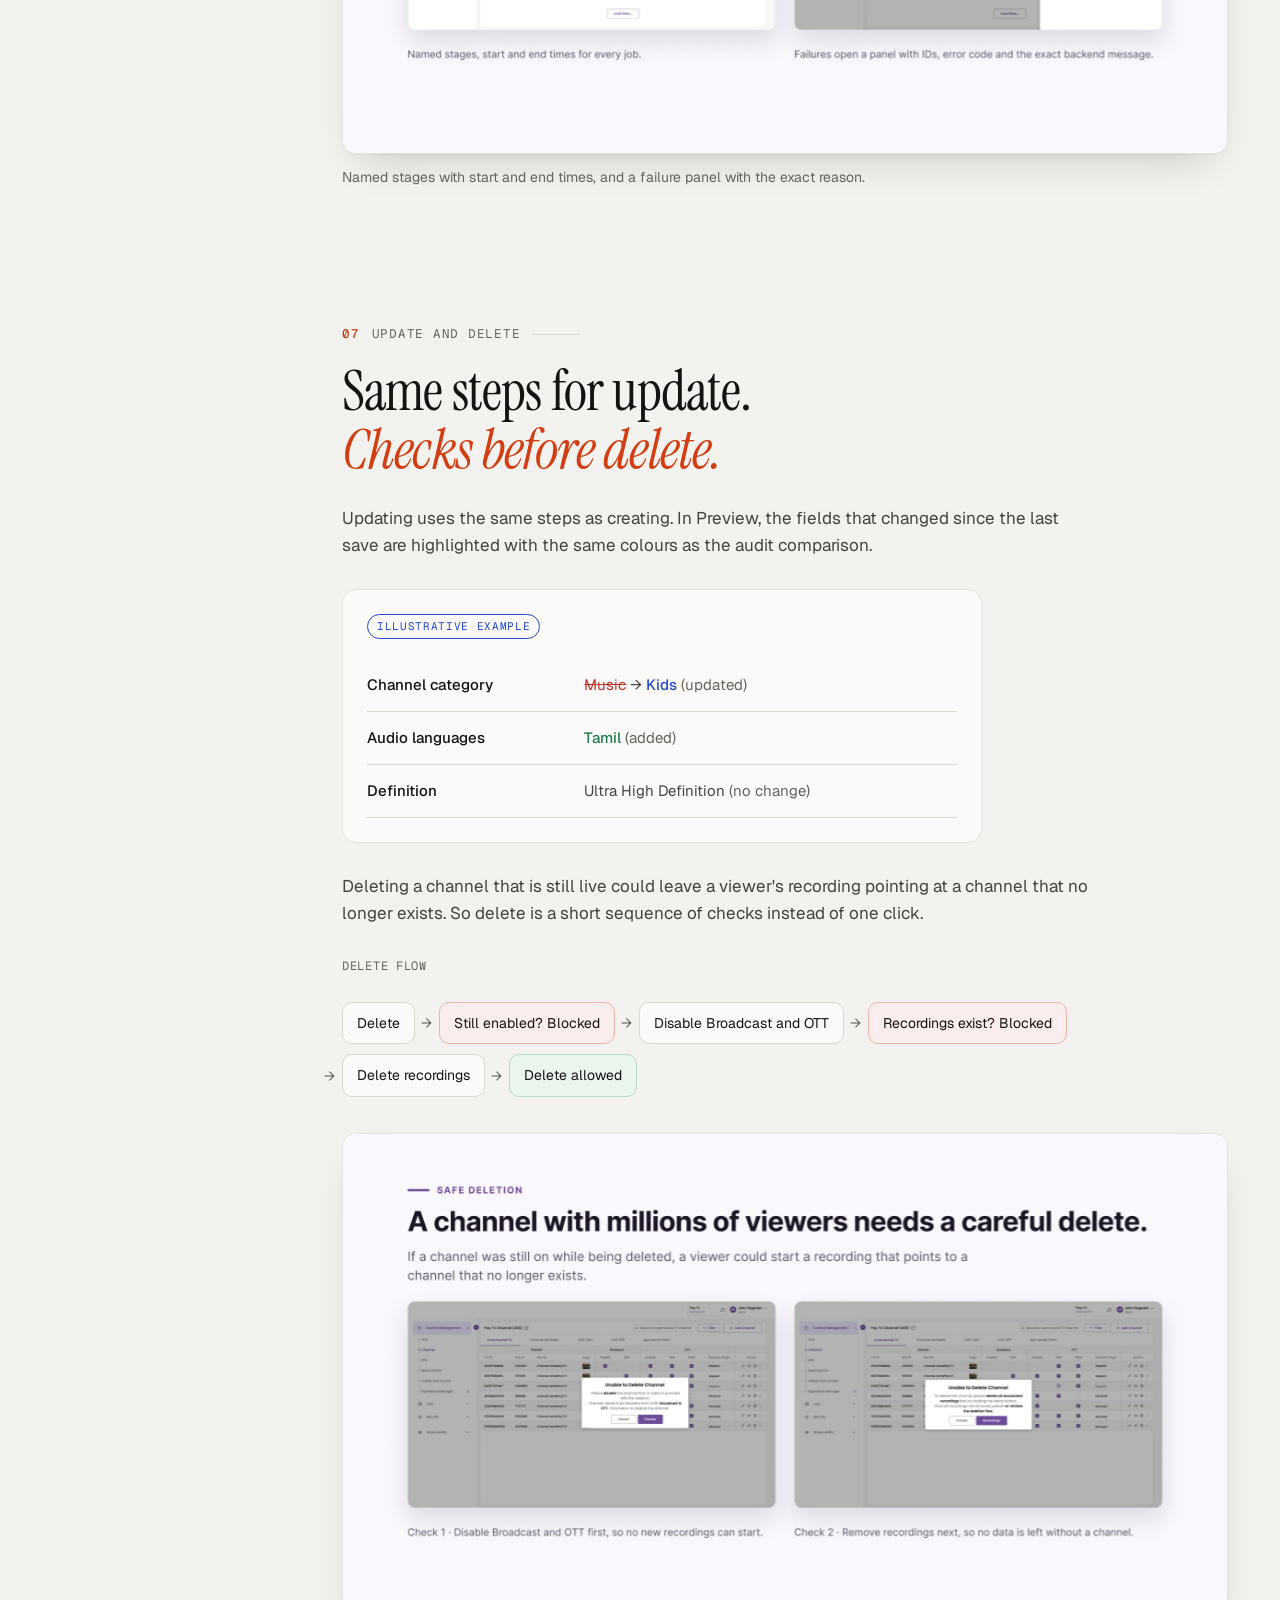
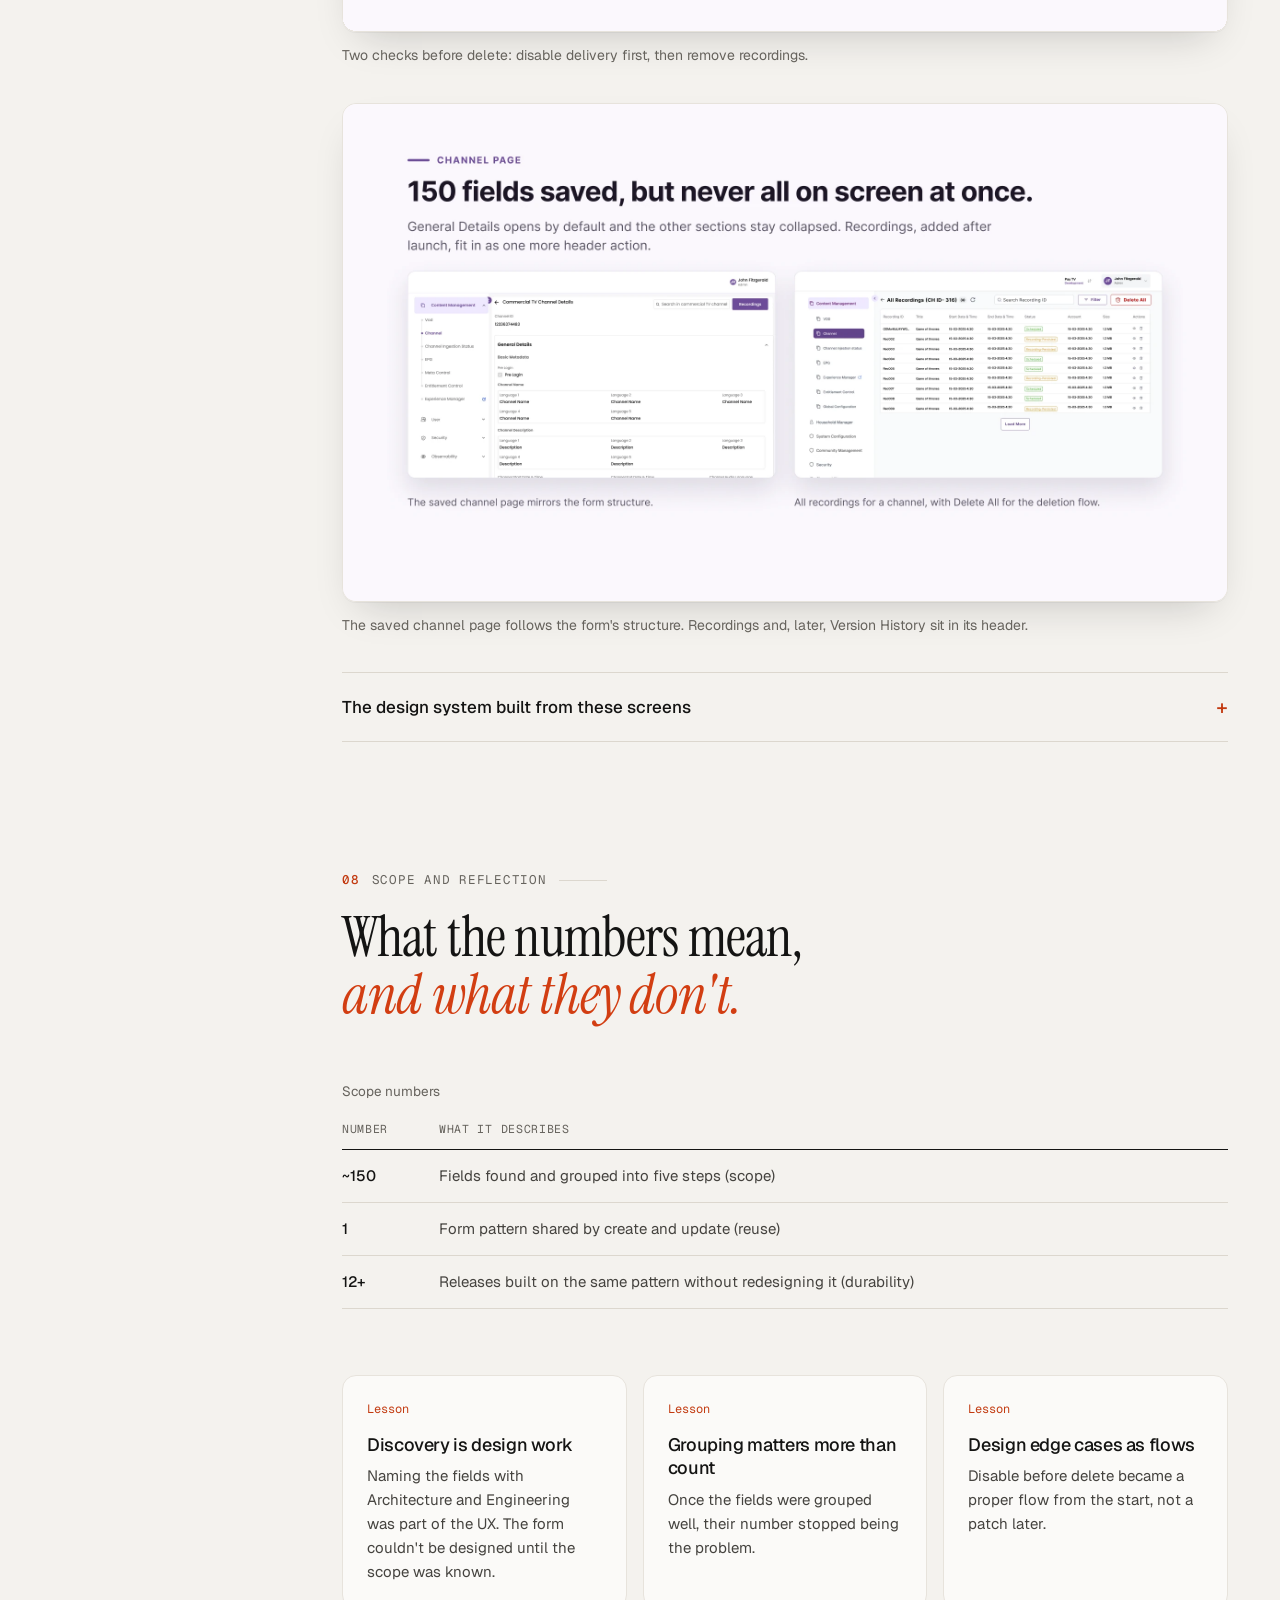
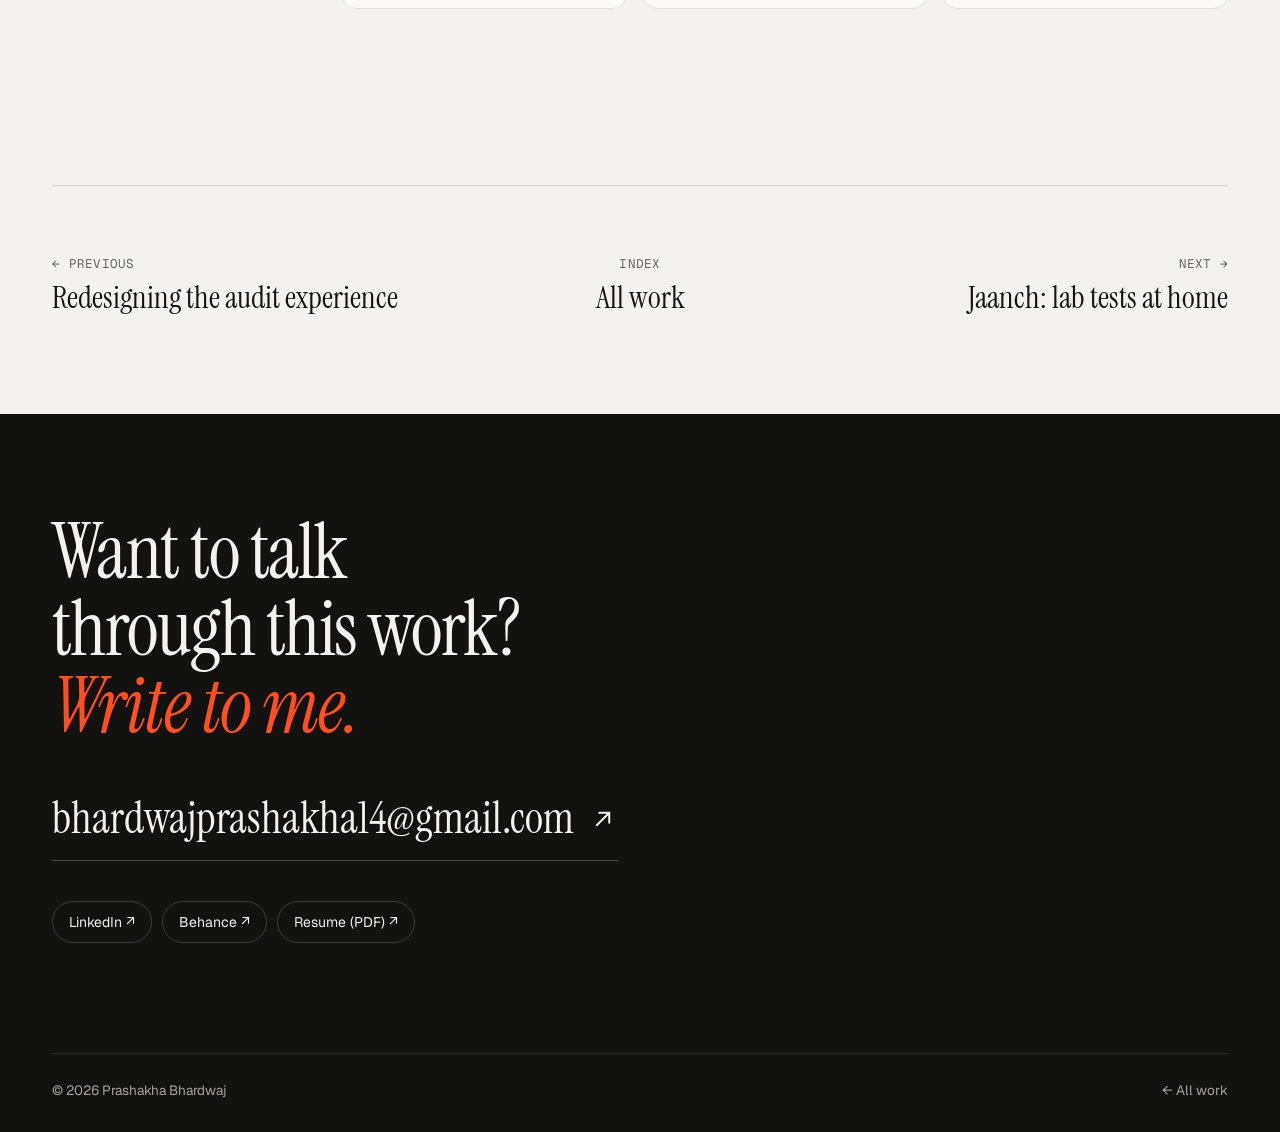
<file: Designing-Channel-Creation-Case-Study.html>
<!doctype html>
<html lang="en"><head><meta charset="utf-8"><meta name="viewport" content="width=device-width, initial-scale=1">
<title>Designing Channel Creation | Prashakha Bhardwaj</title>
<meta http-equiv="refresh" content="0; url=work/channel-creation.html">
<link rel="canonical" href="work/channel-creation.html">
<script>location.replace('work/channel-creation.html'+location.hash);</script>
</head><body style="font-family:system-ui,sans-serif;padding:40px">
<p>This case study has moved. <a href="work/channel-creation.html">Open Designing Channel Creation</a>.</p>
</body></html>
</file>
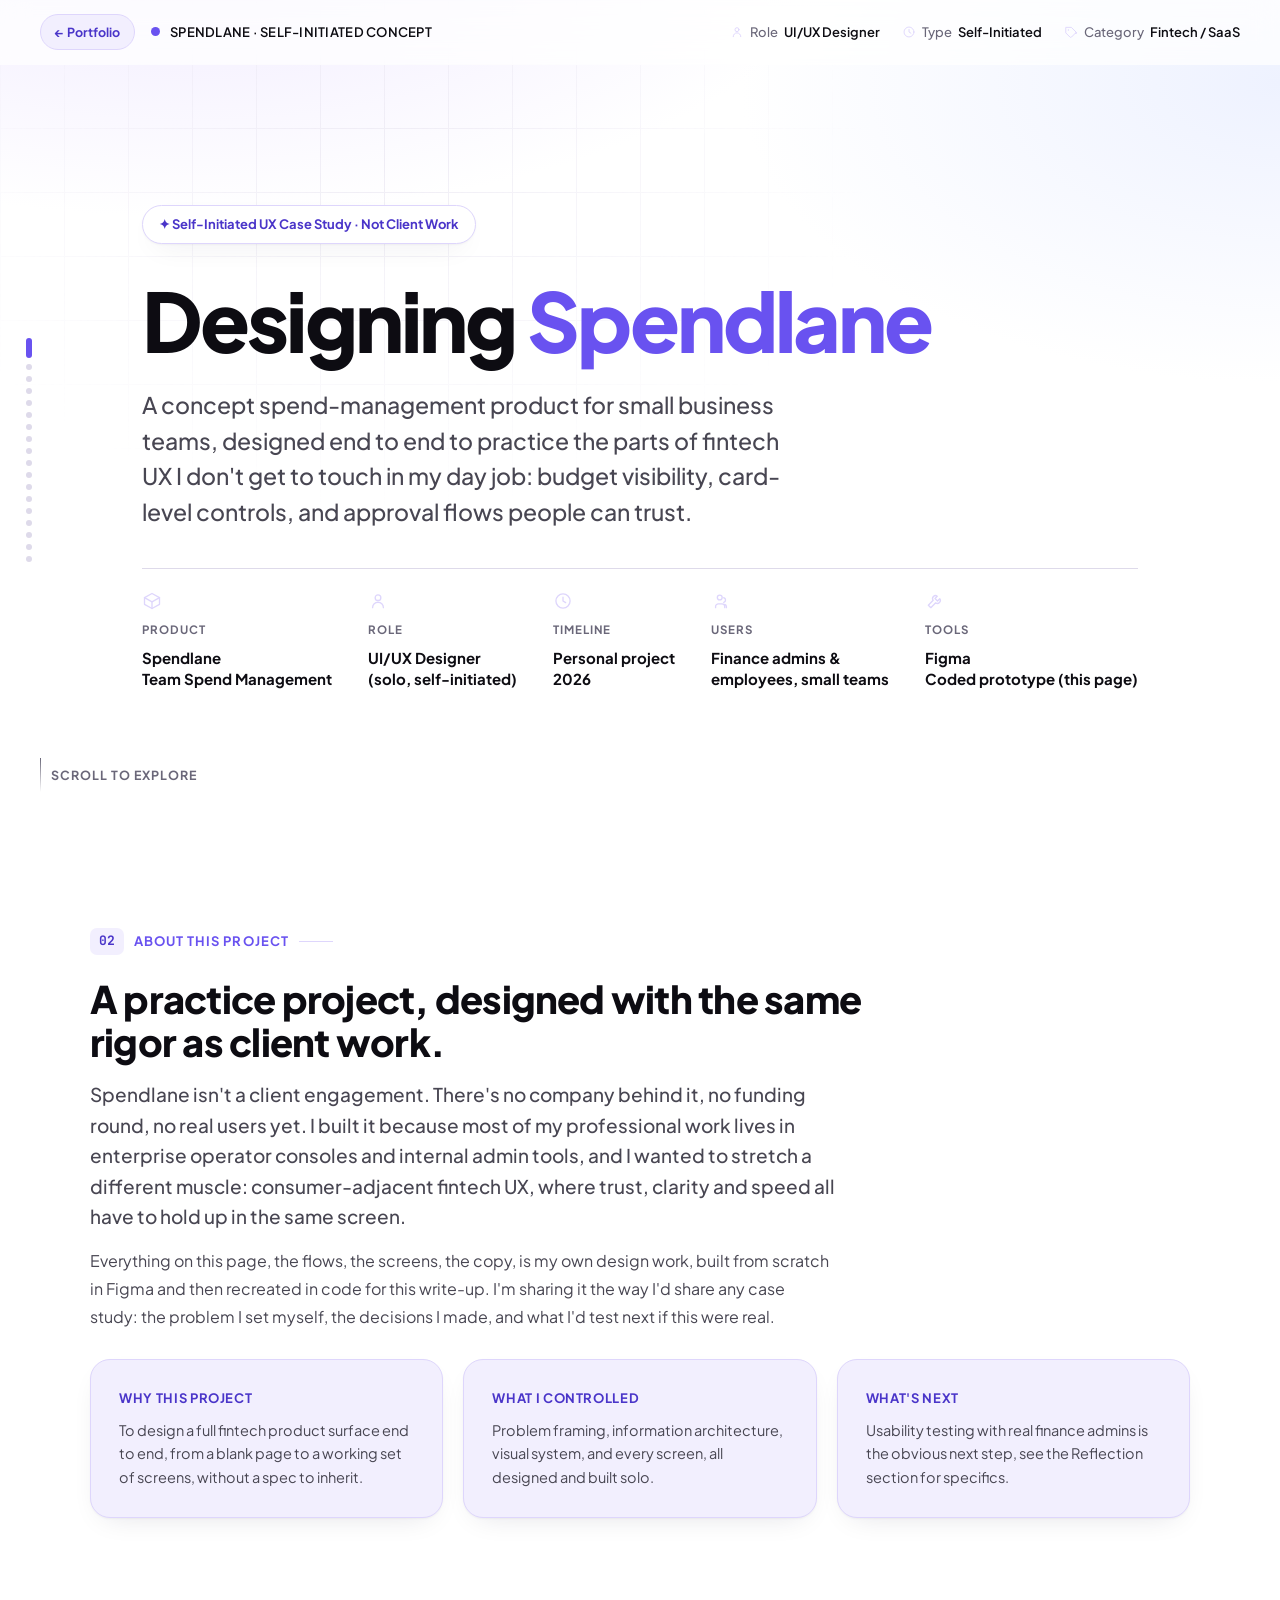
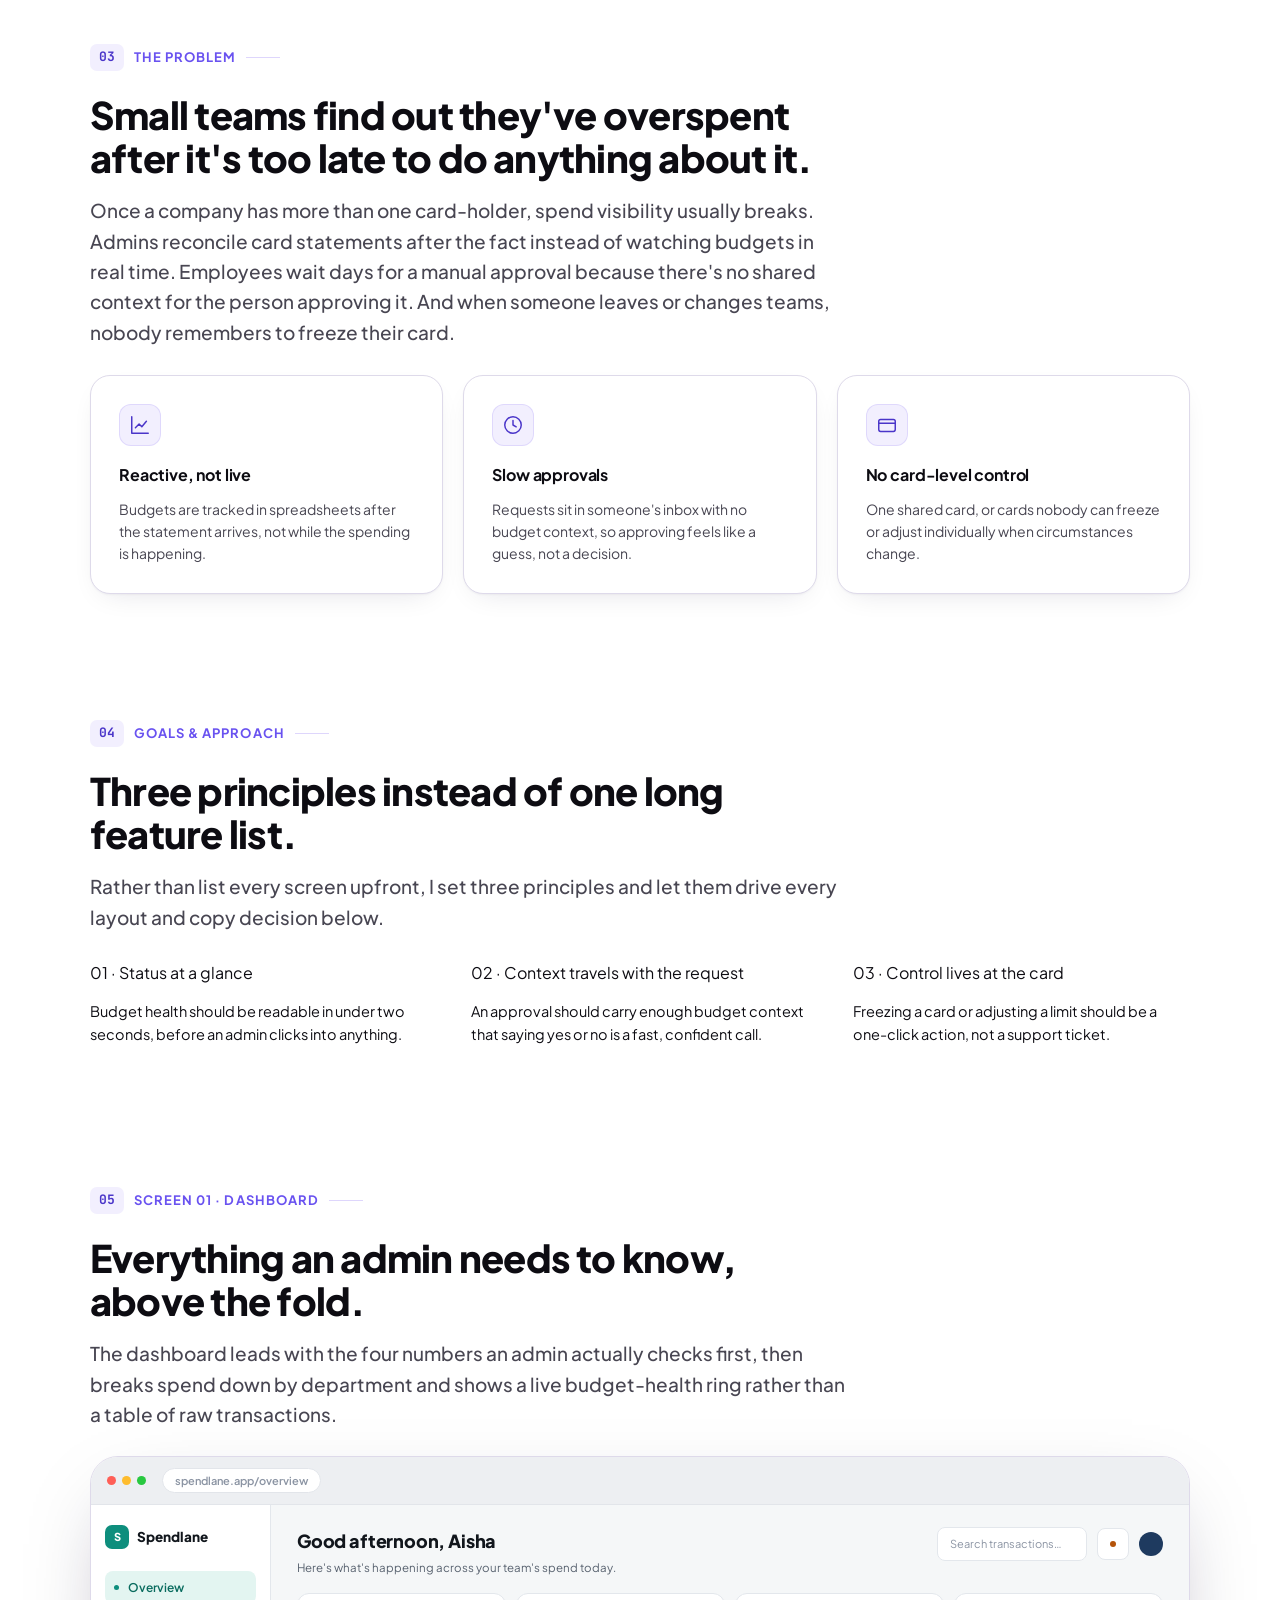
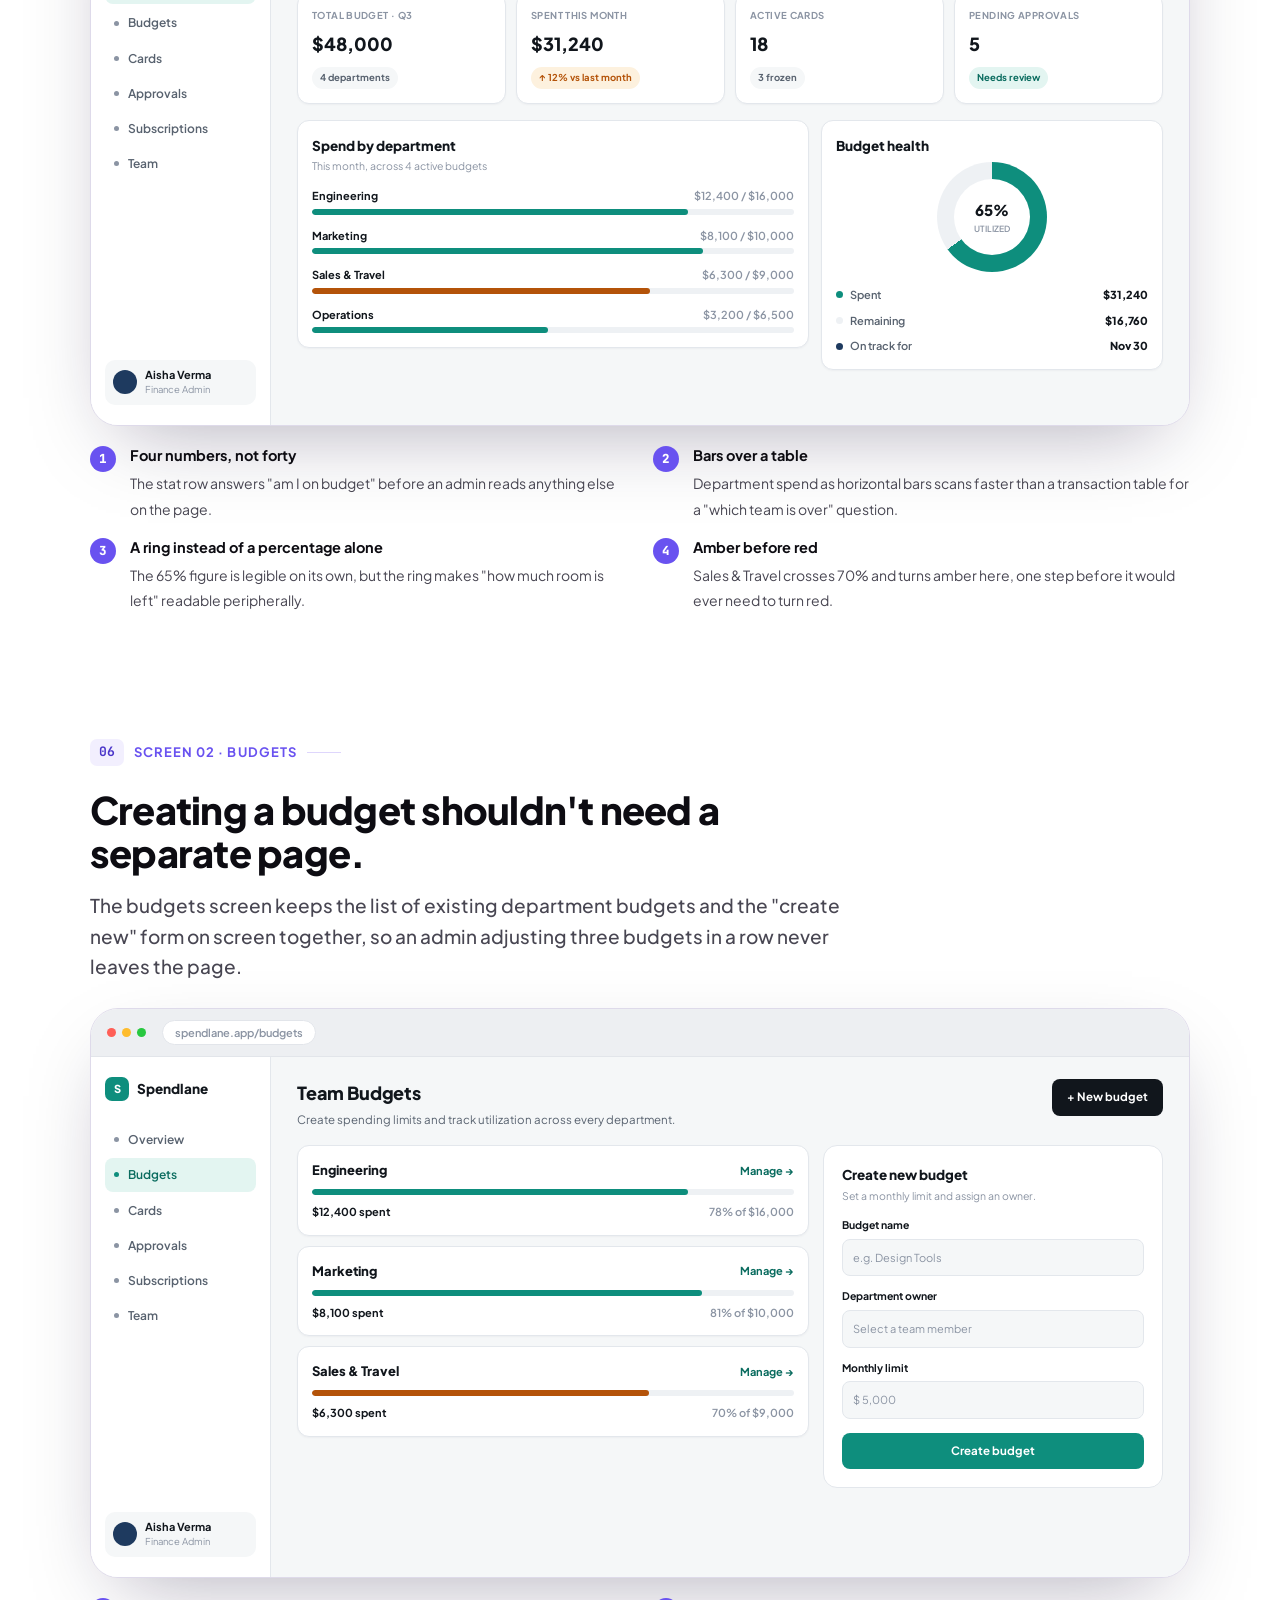
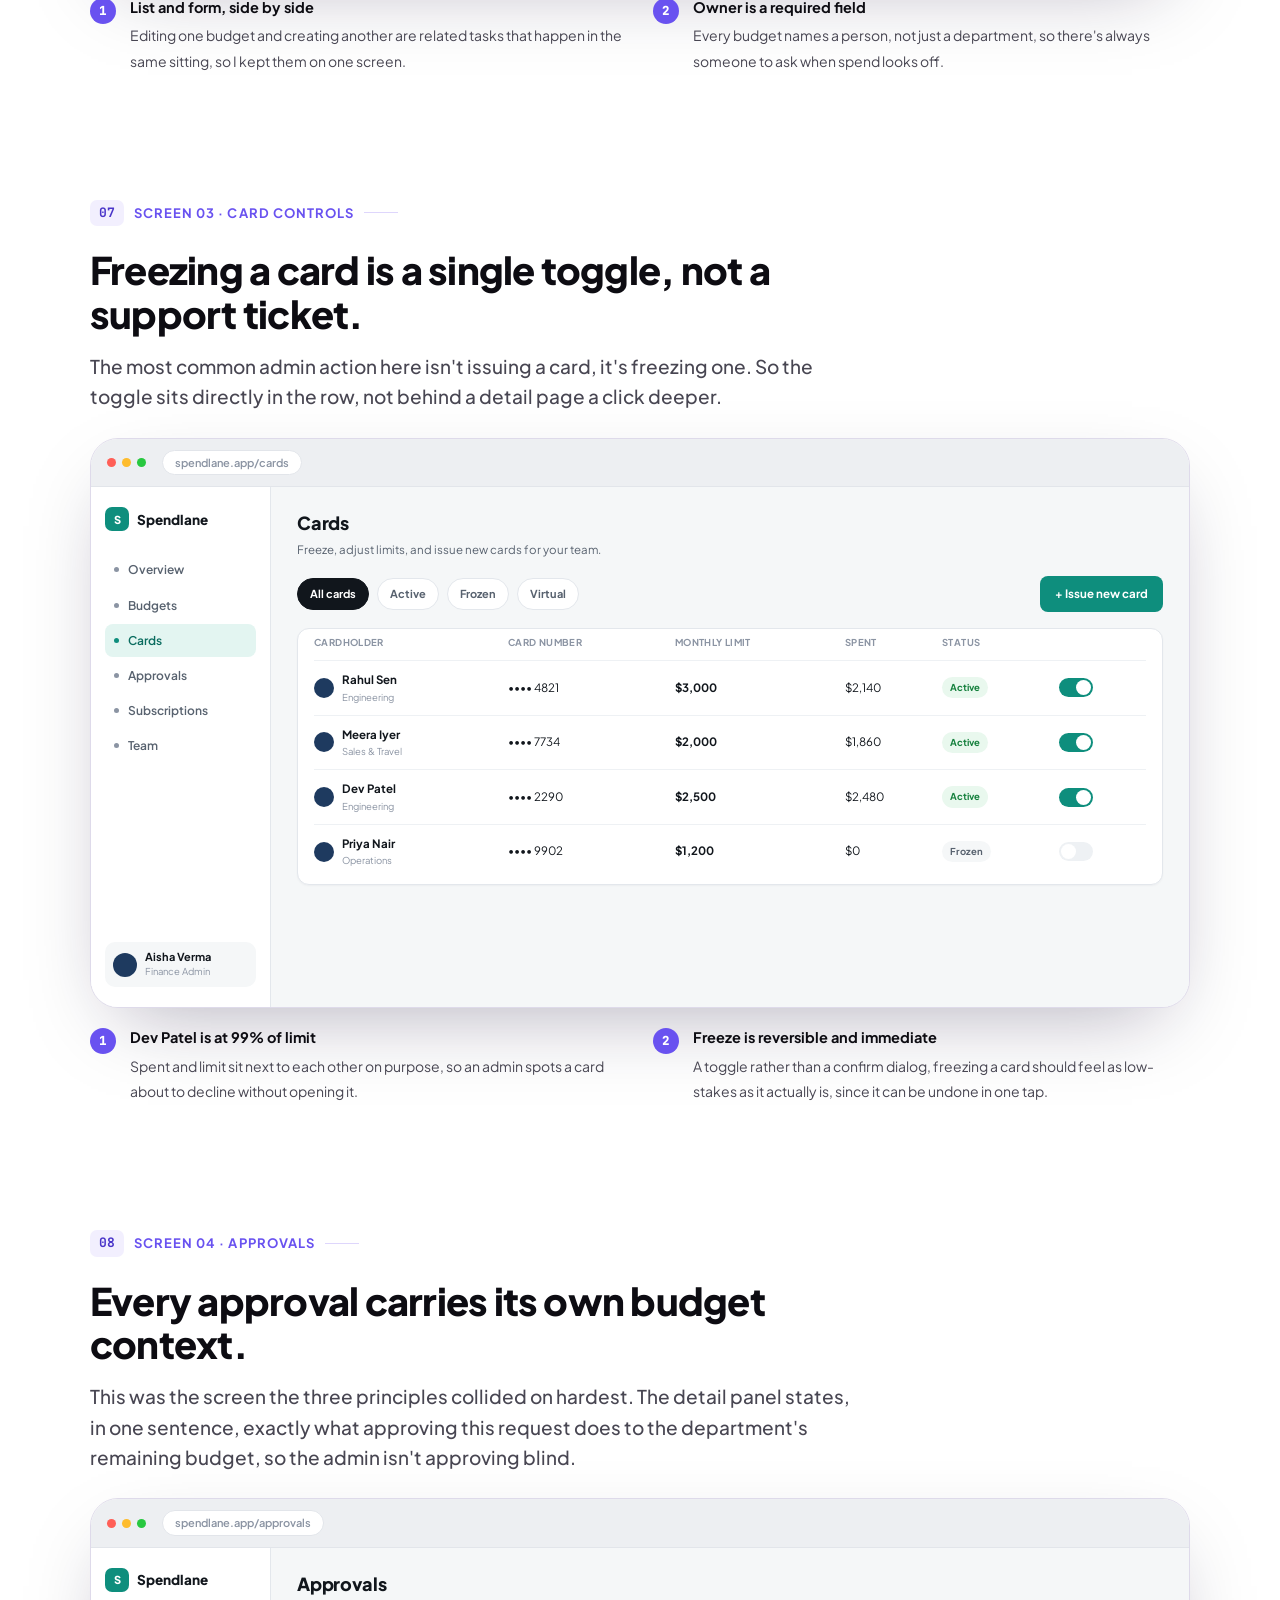
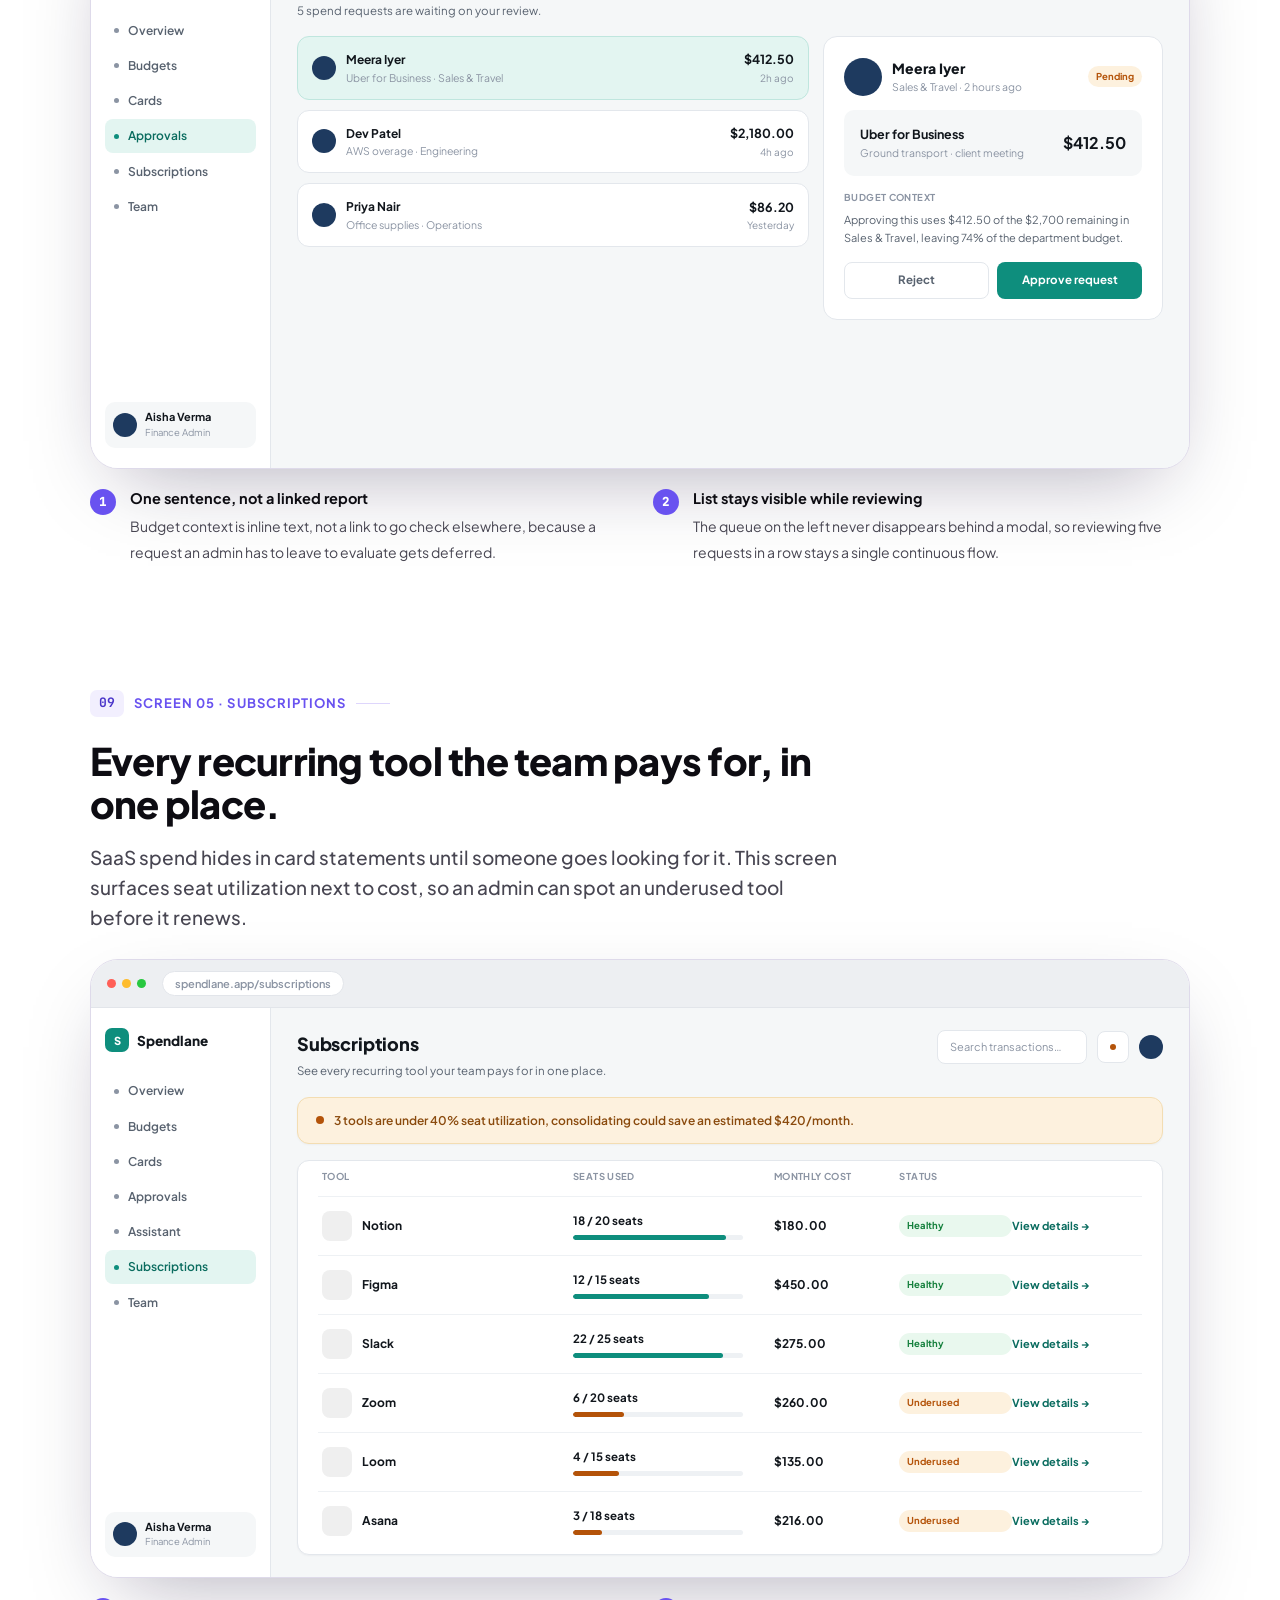
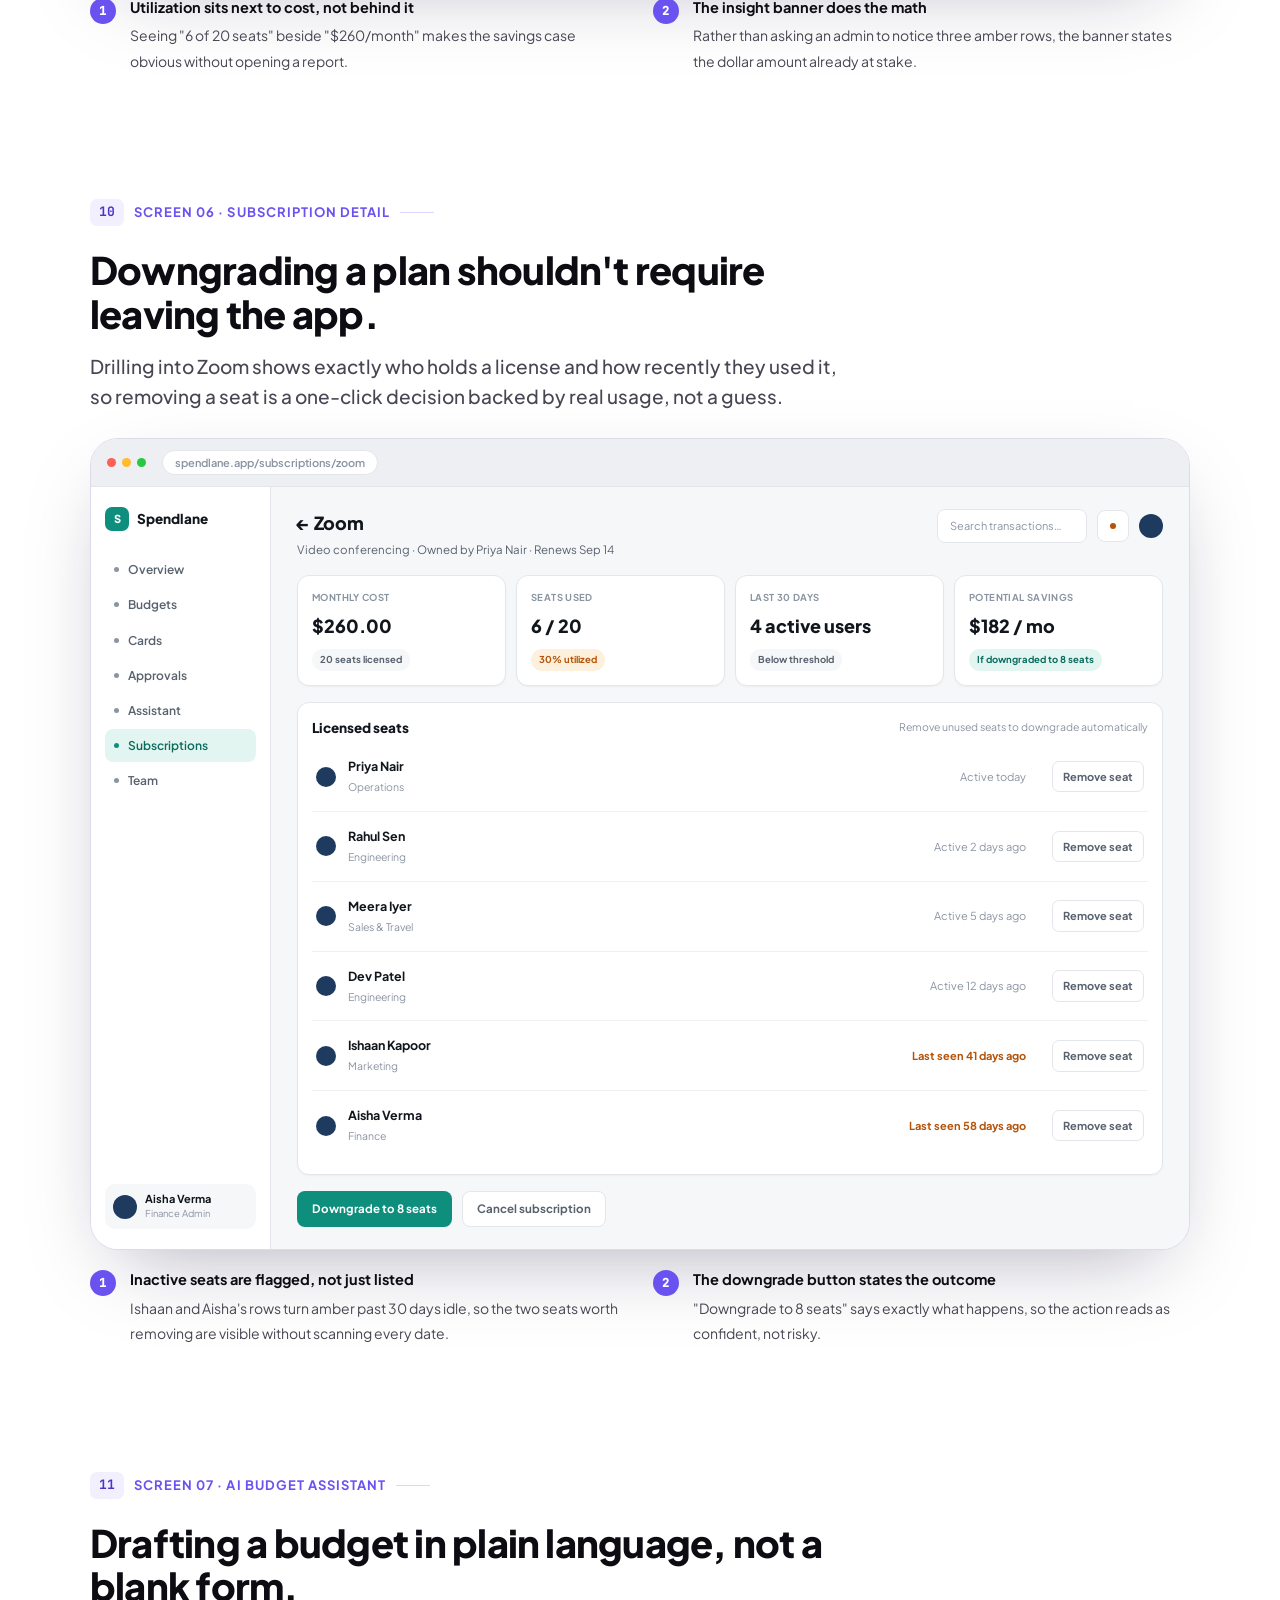
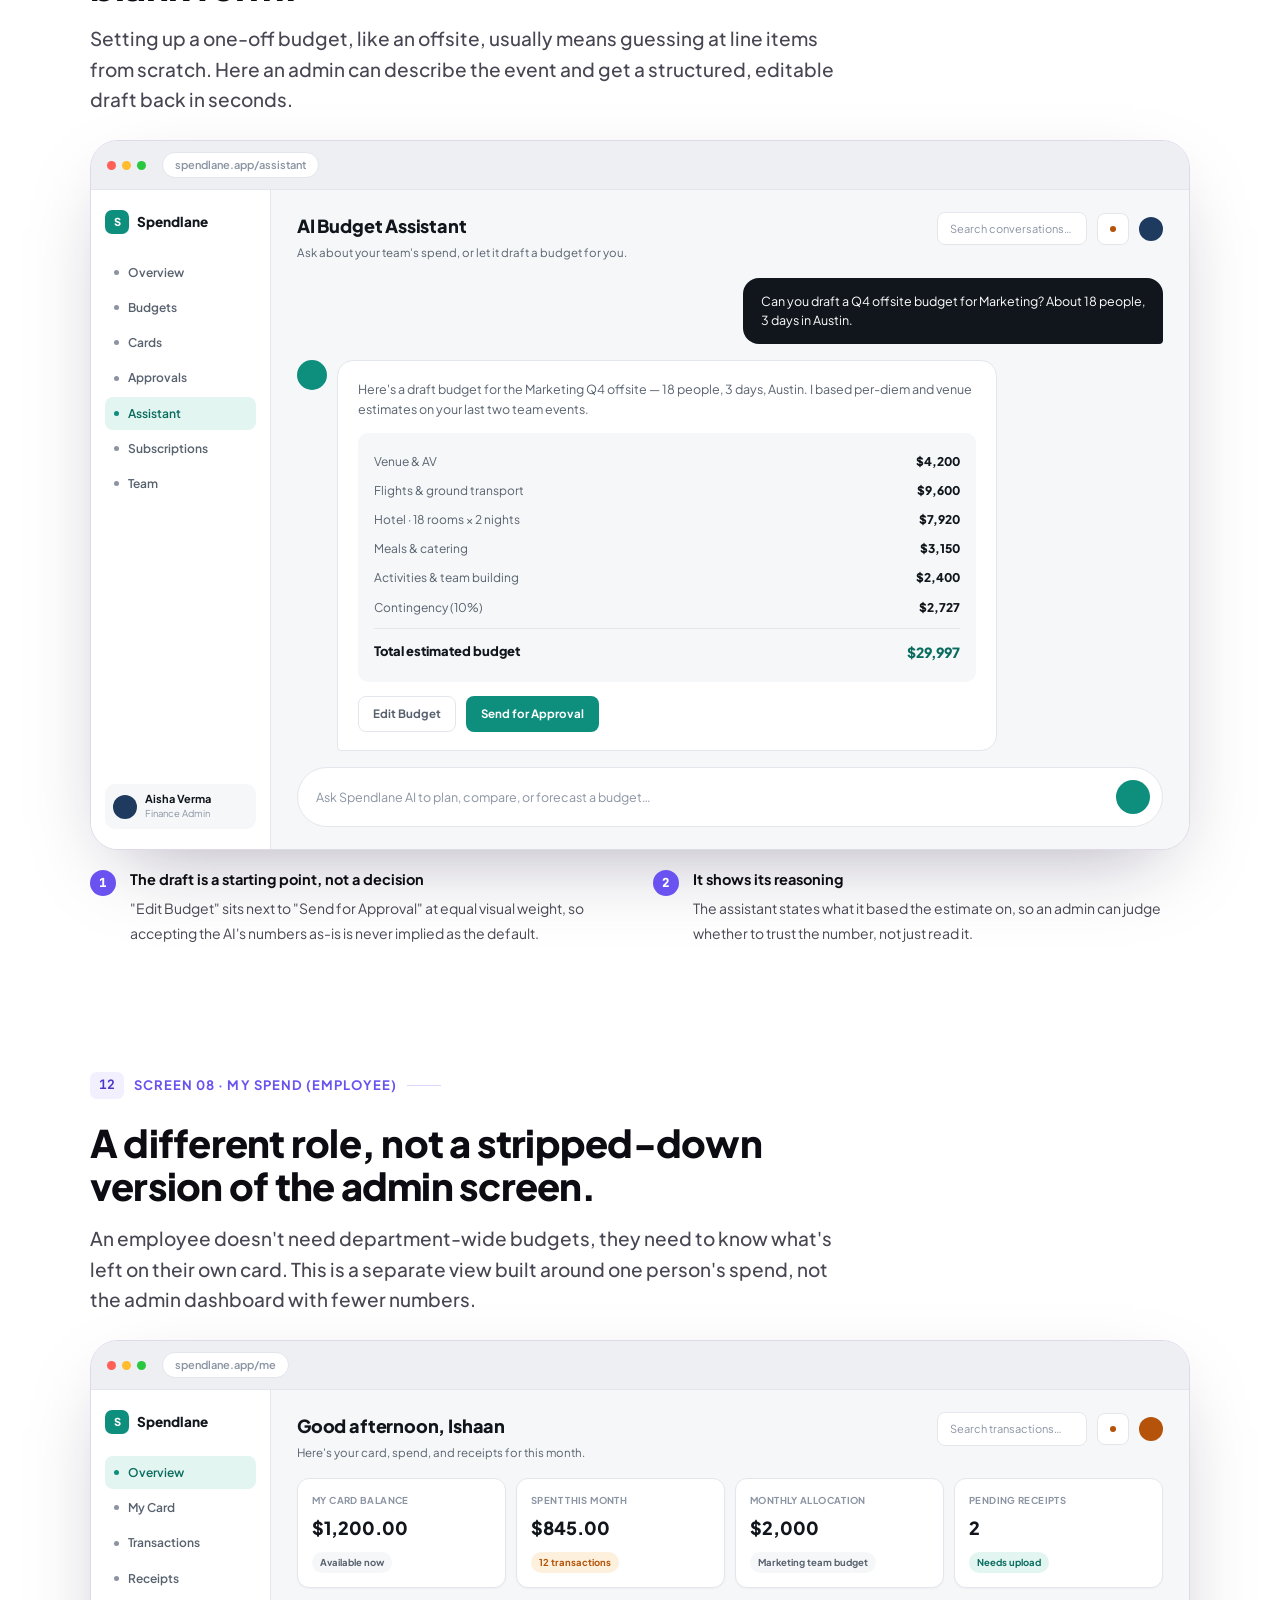
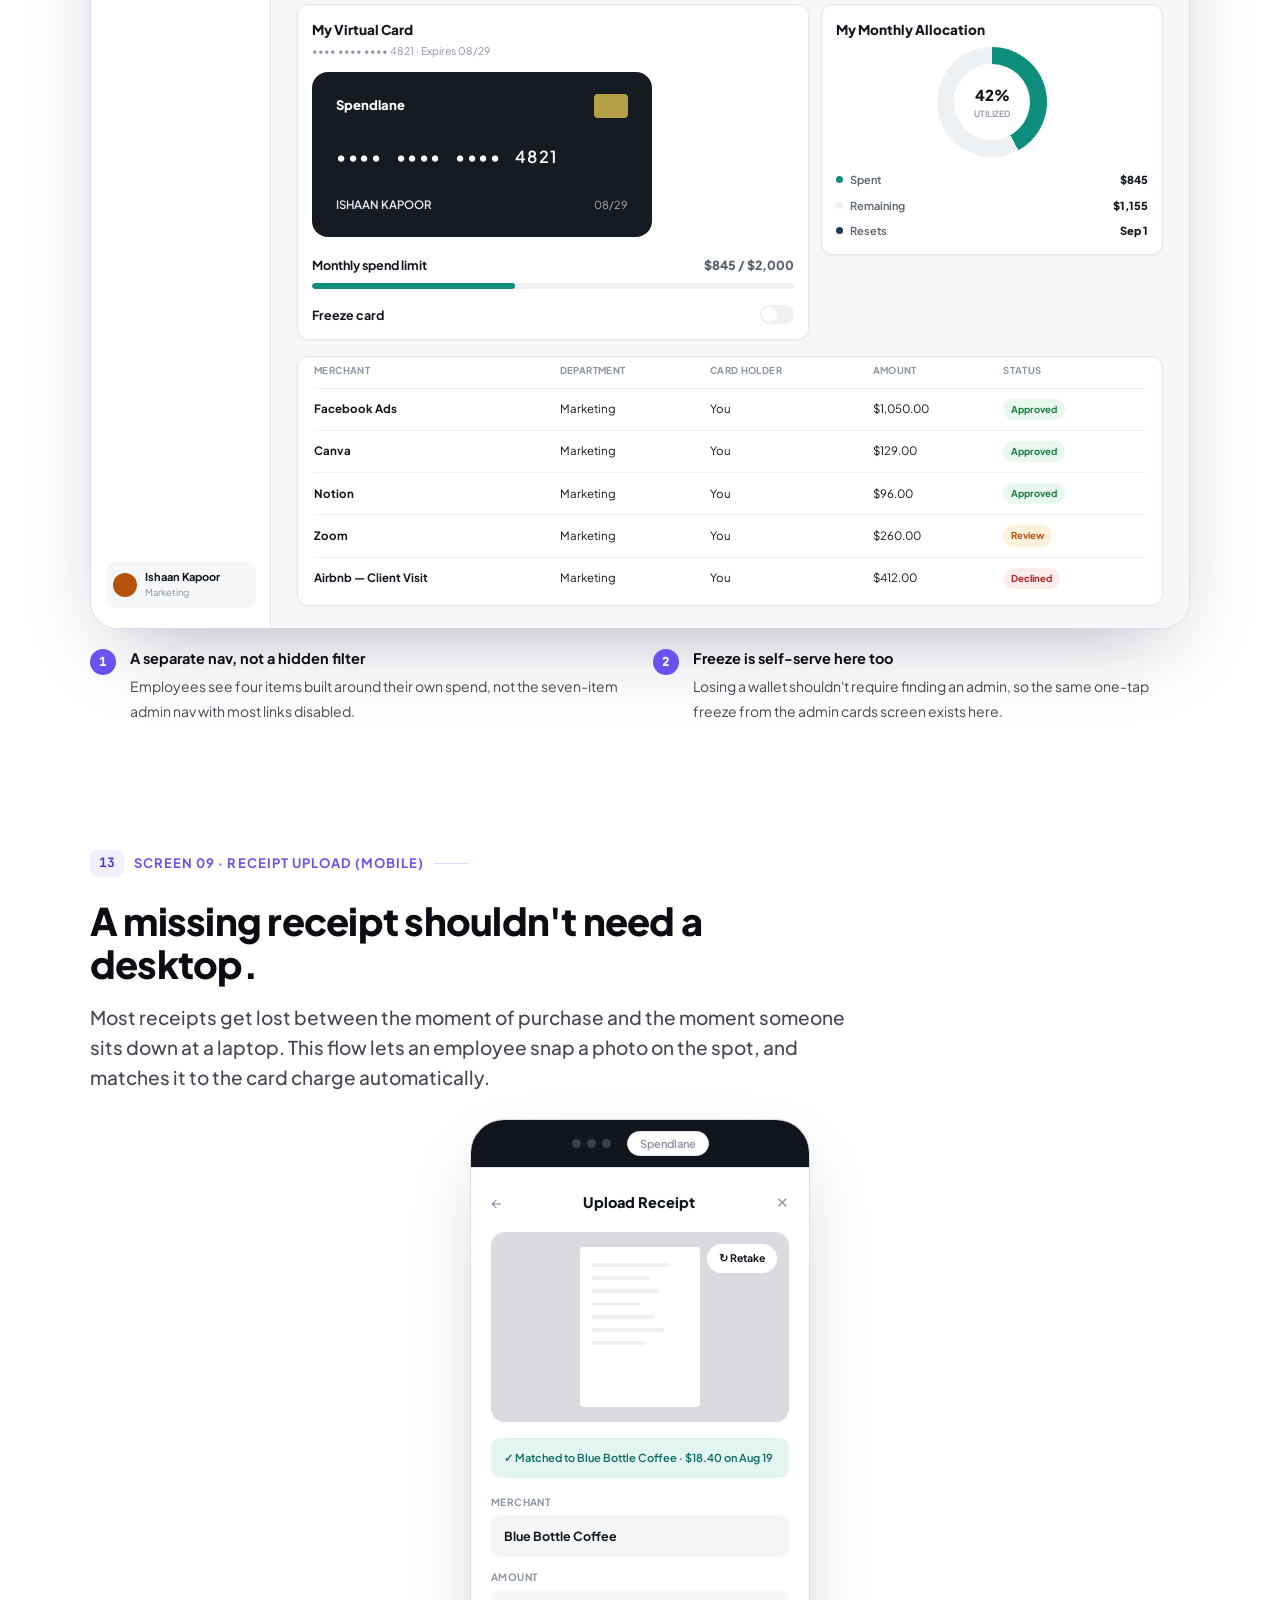
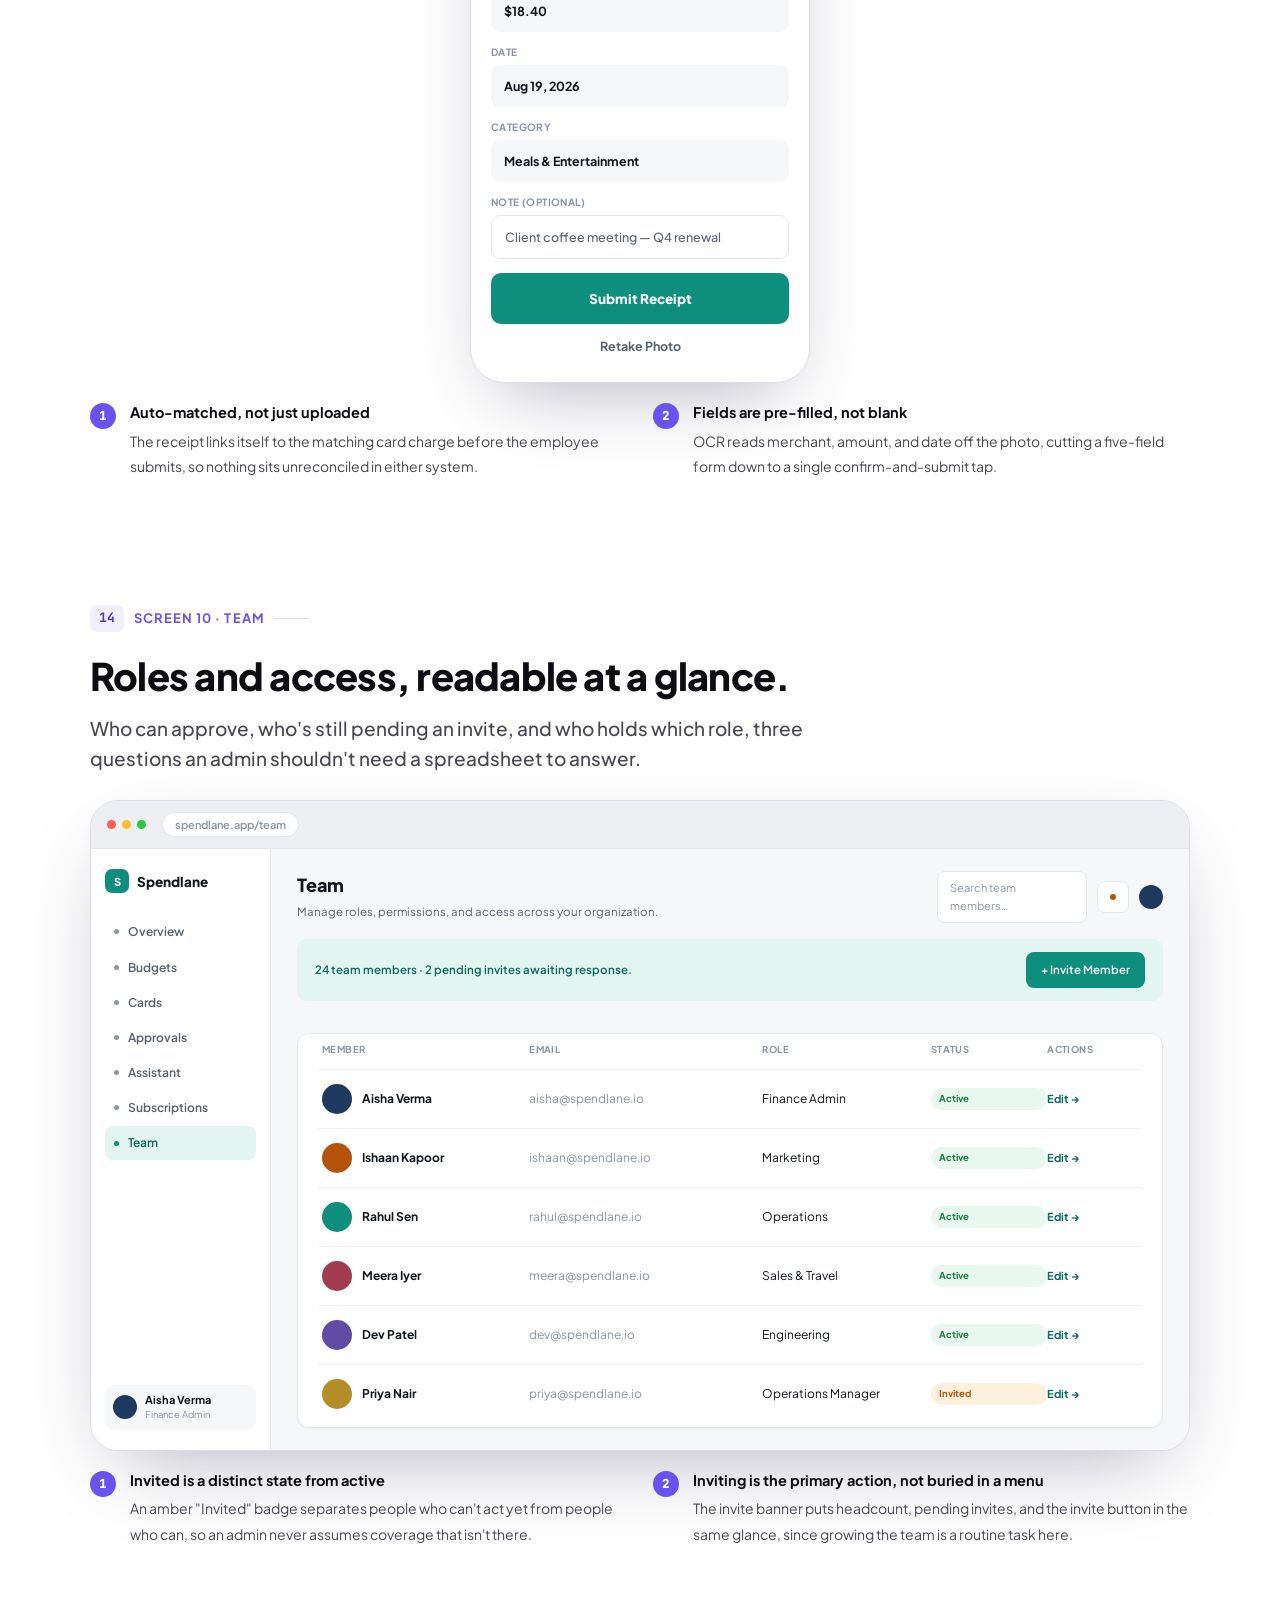
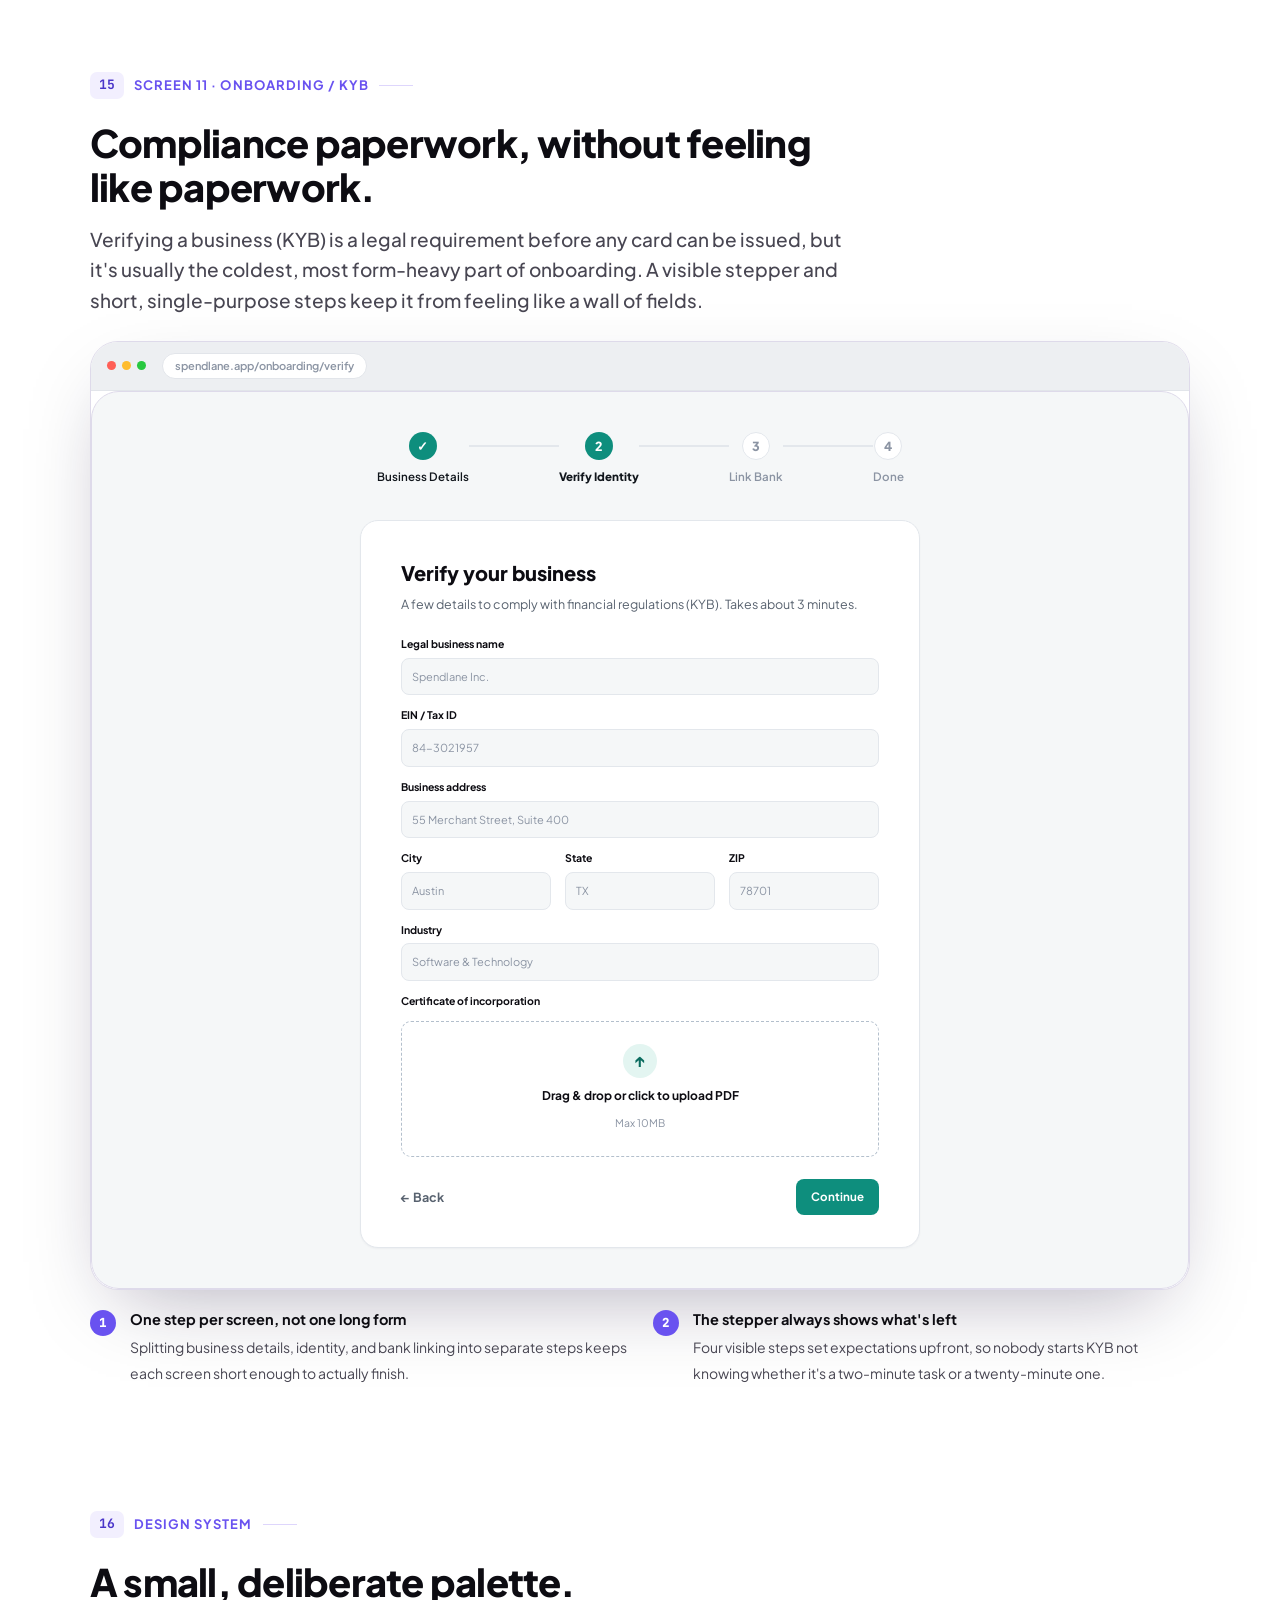
<file: Designing-Spendlane-Case-Study.html>
<!DOCTYPE html>
<html lang="en">
<head>
<meta charset="UTF-8">
<meta name="viewport" content="width=device-width, initial-scale=1.0">
<title>Designing Spendlane · Case Study</title>
<link rel="preconnect" href="https://fonts.googleapis.com">
<link rel="preconnect" href="https://fonts.gstatic.com" crossorigin>
<link href="https://fonts.googleapis.com/css2?family=Plus+Jakarta+Sans:ital,wght@0,400;0,500;0,600;0,700;0,800;1,500&family=Caveat:wght@500;600;700&family=JetBrains+Mono:wght@400;500&display=swap" rel="stylesheet">
<style>
  :root{
    --bg:#ffffff; --bg-soft:#faf9fc; --bg-dark:#0b0a10;
    --ink:#0d0c12; --ink-soft:#484652; --ink-faint:#6a6779;
    --line:#dedaea; --line-soft:#e9e6f1;
    --purple:#6952f0; --purple-dark:#4a35c9; --purple-deep:#241a5e;
    --purple-soft:#f2effe; --purple-mid:#ded6fc;
    --green:#15803d; --green-soft:#e9f8ee; --green-line:#bfe8cd;
    --blue:#1d4ed8; --blue-soft:#eaf1ff; --blue-line:#c7dbff;
    --red:#b91c1c; --red-soft:#fdecec; --red-line:#f5c6c6;
    --amber:#b45309; --amber-soft:#fdf1de; --amber-line:#f2d9ac;
    --gray-soft:#e7e6ec; --gray-line:#cfcdd9;
    --radius-s:12px; --radius:20px; --radius-l:28px;
    --shadow: 0 1px 2px rgba(20,10,50,.04), 0 10px 30px -14px rgba(20,10,50,.14);
    --shadow-lg: 0 30px 80px -30px rgba(20,10,50,.35);
    --maxw: 1180px;
  }
  *{box-sizing:border-box;}
  html{scroll-behavior:smooth;}
  body{
    margin:0; background:var(--bg); color:var(--ink);
    font-family:'Plus Jakarta Sans',-apple-system,BlinkMacSystemFont,'Segoe UI',sans-serif;
    -webkit-font-smoothing:antialiased; font-size:16px; line-height:1.6;
  }
  ::selection{ background:var(--purple-mid); color:var(--purple-deep); }
  img{max-width:100%; display:block;}
  a{color:inherit;}
  .wrap{max-width:var(--maxw); margin:0 auto; padding:0 40px;}
  .mono{font-family:'JetBrains Mono',monospace;}

  /* progress bar */
  #progress{position:fixed; top:0; left:0; height:3px; width:0%; background:linear-gradient(90deg,var(--purple),#a892ff); z-index:9999; transition:width .1s linear;}
  #topnav{position:fixed; top:0; left:0; right:0; z-index:9998; display:flex; align-items:center; justify-content:space-between;
    padding:14px 40px; backdrop-filter:blur(14px); background:rgba(255,255,255,.72); border-bottom:1px solid transparent;
    transition:border-color .3s, box-shadow .3s; font-size:13px; font-weight:600;}
  #topnav.scrolled{border-color:var(--line); box-shadow:0 1px 0 rgba(20,10,50,.02);}
  #topnav .brand{display:flex; align-items:center; gap:10px; letter-spacing:.02em;}
  #topnav .brand .dot{width:9px; height:9px; border-radius:50%; background:var(--purple);}
  .topnav-left{display:flex; align-items:center; gap:16px;}
  .back-portfolio{display:inline-flex; align-items:center; gap:6px; font-size:12.5px; font-weight:700; color:var(--purple-dark); background:var(--purple-soft); border:1px solid var(--purple-mid); padding:7px 14px; border-radius:100px; text-decoration:none; transition:background .2s, transform .15s;}
  .back-portfolio:hover{background:var(--purple-mid); transform:translateX(-2px);}

  #topnav .meta{color:var(--ink-faint); font-weight:500; display:flex; gap:22px;}
  #topnav .meta span b{color:var(--ink); font-weight:600;}
  @media (max-width:820px){ #topnav .meta{display:none;} }

  #totop{position:fixed; right:26px; bottom:26px; z-index:9998; width:46px; height:46px; border-radius:50%;
    background:var(--ink); color:#fff; display:flex; align-items:center; justify-content:center; box-shadow:var(--shadow-lg);
    opacity:0; pointer-events:none; transform:translateY(10px); transition:all .35s ease; cursor:pointer; text-decoration:none; font-size:18px;}
  #totop.show{opacity:1; pointer-events:auto; transform:translateY(0);}

  section.sec{padding:98px 0 26px; position:relative;}
  section.sec.tight{padding-top:82px;}
  .sec-inner{max-width:var(--maxw); margin:0 auto; padding:0 40px;}

  .kicker{display:inline-flex; align-items:center; gap:10px; font-size:13px; font-weight:700; letter-spacing:.08em;
    text-transform:uppercase; color:var(--purple); margin-bottom:22px;}
  .kicker .num{font-family:'JetBrains Mono',monospace; background:var(--purple-soft); color:var(--purple-dark);
    padding:3px 9px; border-radius:7px; letter-spacing:0;}
  .kicker .line{width:34px; height:1px; background:var(--purple-mid);}

  h1.h1{font-size:clamp(34px,4.6vw,54px); font-weight:800; letter-spacing:-0.025em; line-height:1.08; margin:0 0 20px;}
  h2.h2{font-size:clamp(26px,3vw,38px); font-weight:800; letter-spacing:-0.02em; line-height:1.14; margin:0 0 16px;}
  h3.h3{font-size:20px; font-weight:700; letter-spacing:-0.01em; margin:0 0 10px;}
  p.lead{font-size:19px; line-height:1.6; color:var(--ink-soft); max-width:760px; font-weight:500; margin:0 0 10px;}
  p.body-txt{font-size:16px; line-height:1.75; color:var(--ink-soft); max-width:740px;}
  .max-txt{max-width:740px;}

  .grid-2{display:grid; grid-template-columns:1fr 1fr; gap:22px;}
  .grid-3{display:grid; grid-template-columns:repeat(3,1fr); gap:20px;}
  .grid-4{display:grid; grid-template-columns:repeat(4,1fr); gap:18px;}
  @media(max-width:900px){ .grid-2,.grid-3,.grid-4{grid-template-columns:1fr;} }

  .card{background:#fff; border:1px solid var(--line); border-radius:var(--radius); padding:28px; box-shadow:var(--shadow); transition:transform .25s ease, box-shadow .25s ease, border-color .25s ease;}
  .card.soft{background:var(--bg-soft);}
  .card.tinted{background:var(--purple-soft); border-color:var(--purple-mid);}
  .card-icon{width:42px; height:42px; border-radius:12px; background:var(--purple-soft); color:var(--purple-dark); box-shadow:inset 0 0 0 1px rgba(105,82,240,.14);
    display:flex; align-items:center; justify-content:center; font-size:19px; margin-bottom:16px;}
  .card-icon svg{width:22px; height:22px;}
  .card:hover{transform:translateY(-3px); box-shadow:0 16px 34px rgba(28,20,58,.10); border-color:var(--purple-mid);}
  #topnav .meta span{display:inline-flex; align-items:center; gap:6px;}
  #topnav .meta span svg{width:14px; height:14px; color:var(--purple-mid); flex:none;}
  .m-item .m-icon{width:20px; height:20px; color:var(--purple-mid); margin-bottom:10px;}
  .m-item .m-icon svg{width:20px; height:20px; display:block;}

  .badge{display:inline-flex; align-items:center; gap:6px; font-size:12.5px; font-weight:700; padding:5px 11px;
    border-radius:100px; letter-spacing:.01em;}
  .badge-green{background:var(--green-soft); color:var(--green); border:1px solid var(--green-line);}
  .badge-blue{background:var(--blue-soft); color:var(--blue); border:1px solid var(--blue-line);}
  .badge-red{background:var(--red-soft); color:var(--red); border:1px solid var(--red-line);}
  .badge-amber{background:var(--amber-soft); color:var(--amber); border:1px solid var(--amber-line);}
  .badge-gray{background:var(--gray-soft); color:var(--ink-soft); border:1px solid var(--gray-line);}
  .badge-purple{background:var(--purple-soft); color:var(--purple-dark); border:1px solid var(--purple-mid);}
  .dot-sw{width:9px;height:9px;border-radius:50%;display:inline-block;}

  .tag-row{display:flex; flex-wrap:wrap; gap:8px;}

  /* reveal animation */
  .reveal{opacity:0; transform:translateY(22px); transition:opacity .8s cubic-bezier(.2,.7,.2,1), transform .8s cubic-bezier(.2,.7,.2,1);}
  .reveal.in{opacity:1; transform:translateY(0);}

  /* COVER */
  #cover{min-height:92vh; display:flex; flex-direction:column; justify-content:center; position:relative; padding:130px 0 64px;
    background:
      radial-gradient(1100px 500px at 15% -10%, #efe9ff 0%, rgba(239,233,255,0) 60%),
      radial-gradient(900px 500px at 100% 10%, #eef2ff 0%, rgba(238,242,255,0) 60%);
    overflow:hidden;}
  #cover::before{content:""; position:absolute; inset:0; background-image:
      linear-gradient(to right, var(--line-soft) 1px, transparent 1px),
      linear-gradient(to bottom, var(--line-soft) 1px, transparent 1px);
    background-size:64px 64px; mask-image:radial-gradient(700px 500px at 30% 20%, black, transparent 70%); opacity:.7; pointer-events:none;}
  .cover-eyebrow{display:inline-flex; align-items:center; gap:8px; font-size:13px; font-weight:700; color:var(--purple-dark);
    background:#fff; border:1px solid var(--purple-mid); padding:8px 16px; border-radius:100px; box-shadow:var(--shadow); margin-bottom:34px;}
  .cover-title{font-size:clamp(42px,6.4vw,84px); font-weight:800; letter-spacing:-0.035em; line-height:1.02; max-width:920px; margin:0 0 26px;}
  .cover-title .accent{color:var(--purple);}
  .cover-sub{font-size:clamp(18px,2vw,23px); color:var(--ink-soft); max-width:640px; font-weight:500; margin-bottom:38px; line-height:1.55;}
  .cover-meta{display:grid; grid-template-columns:repeat(5,auto); gap:36px; border-top:1px solid var(--line); padding-top:22px; max-width:1020px;}
  .cover-meta .m-item .m-label{font-size:11.5px; text-transform:uppercase; letter-spacing:.08em; color:var(--ink-faint); font-weight:700; margin-bottom:8px;}
  .cover-meta .m-item .m-val{font-size:15px; font-weight:700; line-height:1.4;}
  @media(max-width:1000px){.cover-meta{grid-template-columns:repeat(2,1fr); row-gap:26px;}}
  .scroll-cue{position:absolute; bottom:36px; left:40px; display:flex; align-items:center; gap:10px; font-size:12.5px; font-weight:700;
    color:var(--ink-faint); text-transform:uppercase; letter-spacing:.08em;}
  .scroll-cue .sc-line{width:1px; height:34px; background:linear-gradient(var(--ink-faint), transparent); position:relative; overflow:hidden;}

  /* screenshot / callout system */
  .shot-frame{position:relative; border-radius:var(--radius-l); overflow:hidden; border:1px solid var(--line); box-shadow:var(--shadow-lg); background:#fff;}
  .shot-frame img{width:100%; display:block;}
  .callout{position:absolute; width:30px; height:30px; border-radius:50%; background:var(--purple); color:#fff;
    display:flex; align-items:center; justify-content:center; font-size:14px; font-weight:800; font-family:'JetBrains Mono',monospace;
    box-shadow:0 0 0 5px rgba(105,82,240,.18), var(--shadow-lg); transform:translate(-50%,-50%); border:2px solid #fff;
    animation:pulse 2.6s ease-in-out infinite;}
  @keyframes pulse{0%,100%{box-shadow:0 0 0 5px rgba(105,82,240,.18), var(--shadow-lg);} 50%{box-shadow:0 0 0 9px rgba(105,82,240,.06), var(--shadow-lg);}}
  .callout-list{margin-top:18px; display:grid; grid-template-columns:1fr 1fr; gap:14px 26px;}
  @media(max-width:820px){.callout-list{grid-template-columns:1fr;}}
  .callout-item{display:flex; gap:14px; align-items:flex-start;}
  .callout-item .cn{flex:none; width:26px; height:26px; border-radius:50%; background:var(--purple); color:#fff; font-size:12.5px;
    font-weight:800; font-family:'JetBrains Mono',monospace; display:flex; align-items:center; justify-content:center; margin-top:2px;}
  .callout-item .ct b{display:block; font-size:14.5px; font-weight:700; margin-bottom:3px;}
  .callout-item .ct span{font-size:14px; color:var(--ink-soft); line-height:1.55;}

  .annot-panel{display:grid; grid-template-columns:1.35fr 1fr; gap:44px; align-items:start;}
  @media(max-width:980px){.annot-panel{grid-template-columns:1fr;}}
  .annot-side .a-block{margin-bottom:26px;}
  .annot-side .a-block .a-label{font-size:12.5px; font-weight:800; text-transform:uppercase; letter-spacing:.06em; color:var(--purple-dark); margin-bottom:8px; padding-left:12px; border-left:3px solid var(--purple-mid);}
  .annot-side .a-block p{font-size:14.5px; color:var(--ink-soft); margin:0; line-height:1.65;}

  /* flow diagram */
  .flowchart{display:flex; flex-direction:column; gap:0; margin-top:8px;}
  .fc-row{display:flex; align-items:stretch; gap:16px; width:100%;}
  .fc-row.reverse{flex-direction:row-reverse;}
  .fc-step{flex:1; background:#fff; border:1px solid var(--line); border-radius:14px; padding:16px 18px; font-weight:700; font-size:13.5px; box-shadow:var(--shadow); display:flex; flex-direction:column; gap:5px; justify-content:center; min-height:60px;}
  .fc-step .fn{font-family:'JetBrains Mono',monospace; color:var(--purple); font-weight:800; font-size:11.5px;}
  .fc-step.end{background:var(--ink); color:#fff; border-color:var(--ink);}
  .fc-step.end .fn{color:#c9bdff;}
  .fc-conn{flex:none; width:34px; display:flex; align-items:center; justify-content:center; color:var(--ink-faint); font-size:19px; font-weight:700;}
  .fc-turn{display:flex; font-size:19px; font-weight:700; color:var(--ink-faint); padding:2px 0;}
  .fc-turn.right{justify-content:flex-end; padding-right:24px;}
  .fc-turn.left{justify-content:flex-start; padding-left:24px;}
  @media(max-width:760px){
    .fc-row, .fc-row.reverse{flex-direction:column;}
    .fc-conn{display:none;}
    .fc-turn{display:none;}
    .fc-step{margin-bottom:8px;}
  }
  .fc-step.bad{background:var(--red-soft); border-color:var(--red-line); color:var(--red);}
  .fc-step.bad .fn{color:var(--red);}
  .fc-step.good{background:var(--green-soft); border-color:var(--green-line); color:var(--green);}
  .fc-step.good .fn{color:var(--green);}
  .flowchart.tone-bad .fc-conn, .flowchart.tone-bad .fc-turn{color:var(--red);}
  .flowchart.tone-good .fc-conn, .flowchart.tone-good .fc-turn{color:var(--green);}
  .flowchart.tone-brand .fc-conn, .flowchart.tone-brand .fc-turn{color:var(--purple);}
  .flow-lead{display:flex; align-items:center; justify-content:space-between; margin-bottom:12px; flex-wrap:wrap; gap:10px;}
  .flow-lead .flabel{font-size:12.5px; font-weight:800; text-transform:uppercase; letter-spacing:.05em; color:var(--ink-faint);}


  /* tree / IA */
  .tree-card{background:#fff; border:1px solid var(--line); border-radius:var(--radius); padding:26px 28px; box-shadow:var(--shadow);}
  .tree-card .tt{font-size:12px; font-weight:700; text-transform:uppercase; letter-spacing:.07em; margin-bottom:18px;}
  ul.tree{list-style:none; margin:0; padding-left:0; font-size:14.5px;}
  ul.tree ul{margin-top:6px; padding-left:26px; border-left:1px dashed var(--line); margin-left:8px;}
  ul.tree li{position:relative; padding:6px 0; font-weight:600;}
  ul.tree li.dim{color:var(--ink-faint); font-weight:500;}
  ul.tree li.hi{color:var(--purple-dark); font-weight:800;}
  ul.tree li.hi .badge{margin-left:8px; vertical-align:middle;}

  /* journey table */
  .journey{width:100%; border-collapse:separate; border-spacing:0 12px;}
  .journey th{text-align:left; font-size:11.5px; text-transform:uppercase; letter-spacing:.07em; color:var(--ink-faint); font-weight:700; padding:0 18px 6px;}
  .journey td{background:#fff; border:1px solid var(--line); padding:16px 18px; font-size:14px; vertical-align:top;}
  .journey tr td:first-child{border-radius:14px 0 0 14px; border-right:none; font-weight:700;}
  .journey tr td:last-child{border-radius:0 14px 14px 0; border-left:none;}
  .journey tr td:not(:first-child):not(:last-child){border-left:none; border-right:none;}
  .journey td.pain{color:var(--red);}
  .journey td.opp{color:var(--green);}

  /* persona */
  .persona-hero{display:grid; grid-template-columns:120px 1fr; gap:26px; align-items:center; margin-bottom:8px;}
  .persona-avatar{width:110px; height:110px; border-radius:26px; background:linear-gradient(145deg,var(--purple),var(--purple-dark));
    display:flex; align-items:center; justify-content:center; color:#fff; font-size:38px; font-weight:800; box-shadow:var(--shadow-lg);}

  /* wireframe sketch page */
  .sketch-wrap{background:
      linear-gradient(var(--bg-soft) 0 0),
      repeating-linear-gradient(transparent 0 37px, #e4e1ef 37px 38px);
    border:1px solid var(--line); border-radius:var(--radius-l); padding:46px 50px; position:relative; box-shadow:var(--shadow);}
  .sketch-wrap::before{content:""; position:absolute; left:52px; top:0; bottom:0; width:1px; background:#f0b8c4;}
  .sketch-font{font-family:'Caveat',cursive;}
  .sketch-box{border:2.5px solid #2b2b33; border-radius:3px 14px 5px 12px/14px 4px 12px 5px; padding:16px 18px; background:rgba(255,255,255,.5);}
  .sketch-title{font-family:'Caveat',cursive; font-size:30px; font-weight:700; transform:rotate(-1deg); display:inline-block;}
  .sketch-note{font-family:'Caveat',cursive; font-size:22px; color:var(--purple-dark); transform:rotate(-2deg);}
  .sketch-arrow{font-family:'Caveat',cursive; font-size:26px; color:#2b2b33;}

  /* lofi wireframe */
  .lofi{background:#f4f4f7; border:1px solid var(--gray-line); border-radius:var(--radius); padding:24px;}
  .lofi-box{background:#fff; border:1.5px solid #c8c7d1; border-radius:8px;}
  .lofi-line{height:9px; background:#d7d6e0; border-radius:4px;}
  .lofi-btn{background:#dcd6fb; border:1.5px solid #b7a9f7; border-radius:6px; height:30px;}

  /* rejected/selected concept cards */
  .concept-card{position:relative; border-radius:var(--radius); border:1px solid var(--line); padding:24px; background:#fff; box-shadow:var(--shadow);}
  .concept-card.rejected{opacity:.75;}
  .concept-card.selected{border:2px solid var(--purple); box-shadow:0 0 0 4px var(--purple-soft), var(--shadow-lg);}
  .ribbon{position:absolute; top:-11px; left:20px; font-size:11.5px; font-weight:800; letter-spacing:.06em; text-transform:uppercase;
    padding:5px 12px; border-radius:100px;}
  .ribbon.reject{background:var(--red); color:#fff;}
  .ribbon.select{background:var(--purple); color:#fff;}

  /* metric cards */
  .metric-card{background:#fff; border:1px solid var(--line); border-radius:var(--radius); padding:30px 26px; box-shadow:var(--shadow); text-align:left;}
  .metric-num{font-size:44px; font-weight:800; letter-spacing:-0.02em; display:flex; align-items:baseline; gap:8px;}
  .metric-num .arrow{font-size:22px;}
  .metric-label{font-size:14px; font-weight:700; color:var(--ink-soft); margin-top:8px;}
  .metric-sub{font-size:13px; color:var(--ink-faint); margin-top:4px;}

  /* before after table */
  .ba-table{width:100%; border-collapse:collapse; border:1px solid var(--line); border-radius:var(--radius); overflow:hidden;}
  .ba-table thead th{background:var(--bg-soft); font-size:12px; text-transform:uppercase; letter-spacing:.06em; padding:16px 22px; text-align:left; font-weight:700;}
  .ba-table thead th.before{color:var(--red);}
  .ba-table thead th.after{color:var(--green);}
  .ba-table td{padding:18px 22px; border-top:1px solid var(--line); font-size:14.5px; vertical-align:top; line-height:1.6;}
  .ba-table td.before{color:var(--ink-soft);}
  .ba-table td.after{color:var(--ink); font-weight:600;}

  /* quote */
  .quote-block{max-width:880px; font-size:clamp(24px,3vw,34px); font-weight:700; letter-spacing:-0.015em; line-height:1.35;}
  .quote-block .qmark{color:var(--purple-mid); font-size:60px; line-height:0; position:relative; top:16px;}

  /* footer / thank you */
  #thankyou{background:var(--ink); color:#fff; padding:96px 0 60px; position:relative; overflow:hidden;}
  #thankyou::before{content:""; position:absolute; inset:0; background:radial-gradient(700px 400px at 85% 0%, rgba(105,82,240,.35), transparent 60%);}
  #thankyou .h1{color:#fff;}
  #thankyou .foot-meta{color:rgba(255,255,255,.55); font-size:14px; margin-top:28px; display:flex; justify-content:space-between; border-top:1px solid rgba(255,255,255,.14); padding-top:18px; flex-wrap:wrap; gap:14px;}
  #thankyou a.cta{display:inline-flex; align-items:center; gap:10px; background:#fff; color:var(--ink); padding:14px 26px; border-radius:100px; font-weight:700; font-size:15px; text-decoration:none; margin-top:24px;}

  .divider{height:1px; background:var(--line); margin:44px 0;}
  .index-tab{position:fixed; left:26px; top:50%; transform:translateY(-50%); z-index:9998; display:flex; flex-direction:column; gap:6px;}
  .index-tab .it-dot{display:block; width:6px; height:6px; border-radius:50%; background:var(--line); transition:all .3s; cursor:pointer;}
  .index-tab .it-dot:hover{background:var(--purple-mid);}
  .index-tab .it-dot.active{background:var(--purple); height:20px; border-radius:4px;}
  @media(max-width:1200px){.index-tab{display:none;}}
  @media(max-width:820px){
    .wrap,.sec-inner{padding:0 22px;}
    .cover-meta{padding-top:22px;}
    #topnav{padding:12px 22px;}
  }

  /* ===== Spendlane concept mockups ===== */
  .mockframe{border-radius:var(--radius-l); overflow:hidden; border:1px solid var(--line); box-shadow:var(--shadow-lg); background:#fff;}
  .mockbar{display:flex; align-items:center; gap:6px; padding:11px 16px; background:#EDEFF2; border-bottom:1px solid #E2E5EA;}
  .mockdot{width:9px; height:9px; border-radius:50%;}
  .mockurl{margin-left:10px; font-size:11px; font-weight:600; color:#8B94A3; background:#fff; border:1px solid #E2E5EA; border-radius:100px; padding:3px 12px;}

  :root{
    --sl-bg:#F5F7F8; --sl-surface:#fff; --sl-ink:#11161C; --sl-inksoft:#58626F; --sl-inkfaint:#8B94A3;
    --sl-line:#E3E7EC; --sl-linesoft:#EEF1F4; --sl-teal:#0E8E7D; --sl-tealdark:#0A6C5F; --sl-tealsoft:#E3F5F1; --sl-tealmid:#BFE6DE;
    --sl-navy:#1E3A5F; --sl-amber:#B45309; --sl-ambersoft:#FDF1DE; --sl-green:#15803D; --sl-greensoft:#E9F8EE; --sl-red:#B91C1C; --sl-redsoft:#FDECEC;
  }
  .sl-app{
    font-family:'Plus Jakarta Sans',-apple-system,sans-serif; background:var(--sl-bg); display:flex; font-size:13px; color:var(--sl-ink); min-height:520px;
  }
  .sl-side{width:180px; flex:none; background:var(--sl-surface); border-right:1px solid var(--sl-line); padding:20px 14px; display:flex; flex-direction:column; gap:22px;}
  .sl-brand{display:flex; align-items:center; gap:8px; font-weight:800; font-size:13.5px;}
  .sl-logo{width:24px;height:24px;border-radius:7px;background:var(--sl-teal); color:#fff; display:flex; align-items:center; justify-content:center; font-size:11px; font-weight:800; flex:none;}
  .sl-nav{display:flex; flex-direction:column; gap:2px;}
  .sl-nav a{display:flex; align-items:center; gap:9px; padding:7px 9px; border-radius:8px; font-size:12px; font-weight:600; color:var(--sl-inksoft); text-decoration:none;}
  .sl-nav a .d{width:5px;height:5px;border-radius:50%; background:var(--sl-inkfaint); flex:none;}
  .sl-nav a.active{background:var(--sl-tealsoft); color:var(--sl-tealdark);}
  .sl-nav a.active .d{background:var(--sl-teal);}
  .sl-profile{margin-top:auto; display:flex; gap:8px; align-items:center; background:var(--sl-bg); border-radius:10px; padding:8px;}
  .sl-avatar{width:24px;height:24px;border-radius:50%; background:var(--sl-navy); flex:none;}
  .sl-avatar.sm{width:20px;height:20px;}
  .sl-profile b{display:block; font-size:11px; font-weight:700; line-height:1.3;}
  .sl-profile span{display:block; font-size:9.5px; color:var(--sl-inkfaint);}

  .sl-main{flex:1; padding:22px 26px; display:flex; flex-direction:column; gap:16px; min-width:0;}
  .sl-topbar{display:flex; justify-content:space-between; align-items:flex-start; gap:16px; flex-wrap:wrap;}
  .sl-h1{font-size:18px; font-weight:800; margin:0 0 3px; letter-spacing:-0.01em;}
  .sl-sub{font-size:11.5px; color:var(--sl-inksoft); margin:0;}
  .sl-topbar-right{display:flex; align-items:center; gap:10px;}
  .sl-search{background:var(--sl-surface); border:1px solid var(--sl-line); border-radius:8px; padding:7px 12px; font-size:11px; color:var(--sl-inkfaint); width:150px;}
  .sl-iconbtn{width:32px; height:32px; border-radius:8px; background:var(--sl-surface); border:1px solid var(--sl-line); display:flex; align-items:center; justify-content:center; flex:none;}
  .sl-iconbtn .d{width:6px;height:6px;border-radius:50%;background:var(--sl-amber);}

  .sl-statgrid{display:grid; grid-template-columns:repeat(4,1fr); gap:10px;}
  .sl-card{background:var(--sl-surface); border:1px solid var(--sl-line); border-radius:12px; padding:14px; box-shadow:0 1px 2px rgba(20,10,50,.04);}
  .sl-stat-label{font-size:9.5px; font-weight:700; letter-spacing:.04em; color:var(--sl-inkfaint); text-transform:uppercase;}
  .sl-stat-val{font-size:18px; font-weight:800; margin:6px 0 8px;}
  .sl-pill{display:inline-flex; font-size:9.5px; font-weight:700; padding:3px 8px; border-radius:100px;}
  .sl-pill.gray{background:var(--sl-bg); color:var(--sl-inksoft);}
  .sl-pill.amber{background:var(--sl-ambersoft); color:var(--sl-amber);}
  .sl-pill.teal{background:var(--sl-tealsoft); color:var(--sl-tealdark);}
  .sl-pill.green{background:var(--sl-greensoft); color:var(--sl-green);}
  .sl-pill.red{background:var(--sl-redsoft); color:var(--sl-red);}

  .sl-row2{display:grid; grid-template-columns:1.5fr 1fr; gap:12px; align-items:start;}
  .sl-cardtitle{font-size:13.5px; font-weight:800; margin:0 0 2px;}
  .sl-cardsub{font-size:10.5px; color:var(--sl-inkfaint); margin:0 0 12px;}
  .sl-bar-row{display:flex; flex-direction:column; gap:4px; margin-bottom:12px;}
  .sl-bar-row:last-child{margin-bottom:0;}
  .sl-bar-top{display:flex; justify-content:space-between; font-size:11px;}
  .sl-bar-top b{font-weight:700;}
  .sl-bar-top span{color:var(--sl-inkfaint); font-weight:600;}
  .sl-track{height:6px; border-radius:100px; background:var(--sl-linesoft); overflow:hidden;}
  .sl-fill{height:100%; border-radius:100px; background:var(--sl-teal);}
  .sl-fill.amber{background:var(--sl-amber);}

  .sl-ring{width:110px; height:110px; border-radius:50%; margin:6px auto 14px; display:flex; align-items:center; justify-content:center; text-align:center;
    background:conic-gradient(var(--sl-teal) 0% 65%, var(--sl-linesoft) 65% 100%);}
  .sl-ring i{width:76px; height:76px; border-radius:50%; background:var(--sl-surface); display:flex; flex-direction:column; align-items:center; justify-content:center; font-style:normal;}
  .sl-ring i b{font-size:15px; font-weight:800;}
  .sl-ring i span{font-size:8.5px; color:var(--sl-inkfaint); font-weight:600;}
  .sl-legend{display:flex; flex-direction:column; gap:8px;}
  .sl-legend-row{display:flex; align-items:center; gap:7px; font-size:11px;}
  .sl-legend-row .d{width:7px;height:7px;border-radius:50%; flex:none;}
  .sl-legend-row span{flex:1; color:var(--sl-inksoft); font-weight:600;}
  .sl-legend-row b{font-weight:800;}

  .sl-table{width:100%; border-collapse:collapse;}
  .sl-table th{text-align:left; font-size:9.5px; font-weight:700; letter-spacing:.04em; color:var(--sl-inkfaint); text-transform:uppercase; padding:0 10px 10px 0;}
  .sl-table td{padding:10px 10px 10px 0; border-top:1px solid var(--sl-linesoft); font-size:11.5px; vertical-align:middle;}
  .sl-who{display:flex; align-items:center; gap:8px;}
  .sl-who b{display:block; font-size:11.5px; font-weight:700;}
  .sl-who span{display:block; font-size:9.5px; color:var(--sl-inkfaint);}

  .sl-btn{display:inline-flex; align-items:center; gap:6px; padding:8px 14px; border-radius:8px; font-size:11.5px; font-weight:700; border:1px solid transparent;}
  .sl-btn.dark{background:var(--sl-ink); color:#fff;}
  .sl-btn.teal{background:var(--sl-teal); color:#fff;}
  .sl-btn.ghost{background:var(--sl-surface); border-color:var(--sl-line); color:var(--sl-inksoft);}

  .sl-chiprow{display:flex; gap:8px; align-items:center; flex-wrap:wrap;}
  .sl-chip{padding:6px 12px; border-radius:100px; font-size:11px; font-weight:700; border:1px solid var(--sl-line); background:var(--sl-surface); color:var(--sl-inksoft);}
  .sl-chip.on{background:var(--sl-ink); color:#fff; border-color:var(--sl-ink);}

  .sl-list{display:flex; flex-direction:column; gap:10px;}
  .sl-listcard{background:var(--sl-surface); border:1px solid var(--sl-line); border-radius:12px; padding:14px 16px;}
  .sl-toggle{width:34px; height:19px; border-radius:100px; background:var(--sl-linesoft); position:relative; flex:none;}
  .sl-toggle.on{background:var(--sl-teal);}
  .sl-toggle i{position:absolute; top:2px; left:2px; width:15px; height:15px; border-radius:50%; background:#fff;}
  .sl-toggle.on i{left:17px;}

  .sl-formcard{background:var(--sl-surface); border:1px solid var(--sl-line); border-radius:14px; padding:18px;}
  .sl-field{display:flex; flex-direction:column; gap:5px; margin-bottom:12px;}
  .sl-field label{font-size:10.5px; font-weight:700;}
  .sl-input{border:1px solid var(--sl-line); background:var(--sl-bg); border-radius:8px; padding:9px 10px; font-size:11px; color:var(--sl-inkfaint);}

  .sl-split{display:grid; grid-template-columns:1fr 340px; gap:14px; align-items:start;}
  .sl-reqcard{border:1px solid var(--sl-line); border-radius:12px; padding:12px 14px; background:var(--sl-surface); display:flex; gap:10px; align-items:center;}
  .sl-reqcard.sel{background:var(--sl-tealsoft); border-color:var(--sl-tealmid);}
  .sl-detail{background:var(--sl-surface); border:1px solid var(--sl-line); border-radius:14px; padding:20px;}
  .sl-amountbox{background:var(--sl-bg); border-radius:10px; padding:14px 16px; display:flex; justify-content:space-between; align-items:center; gap:10px; margin:14px 0;}

  .swatch-row{display:flex; flex-wrap:wrap; gap:14px; margin-top:6px;}
  .swatch{width:120px;}
  .swatch .sw-color{height:56px; border-radius:10px; border:1px solid var(--line); margin-bottom:8px;}
  .swatch .sw-name{font-size:12px; font-weight:700;}
  .swatch .sw-hex{font-family:'JetBrains Mono',monospace; font-size:11px; color:var(--ink-faint);}

  /* ===== Extended screens: subscriptions, detail, assistant, employee, mobile, team, onboarding ===== */
  .sl-sub-list{display:flex; flex-direction:column;}
  .sl-sub-head{display:grid; grid-template-columns:2fr 1.6fr 1fr 0.9fr 1fr; padding:0 4px 12px; font-size:9.5px; font-weight:700; letter-spacing:.04em; color:var(--sl-inkfaint); text-transform:uppercase; border-bottom:1px solid var(--sl-linesoft);}
  .sl-sub-row{display:grid; grid-template-columns:2fr 1.6fr 1fr 0.9fr 1fr; align-items:center; padding:14px 4px; border-bottom:1px solid var(--sl-linesoft); font-size:12px;}
  .sl-sub-row:last-child{border-bottom:none;}
  .sl-sub-tool{display:flex; align-items:center; gap:10px; font-weight:700;}
  .sl-sub-icon{width:30px;height:30px;border-radius:8px; flex:none;}
  .sl-sub-seats{display:flex; flex-direction:column; gap:5px; max-width:170px;}
  .sl-sub-seats .track{height:5px;}
  .sl-sub-link{color:var(--sl-tealdark); font-weight:700; font-size:11px;}

  .sl-seat-list{display:flex; flex-direction:column;}
  .sl-seat-row{display:flex; align-items:center; gap:12px; padding:14px 4px; border-bottom:1px solid var(--sl-linesoft);}
  .sl-seat-row:last-child{border-bottom:none;}
  .sl-seat-row .info{flex:1;}
  .sl-seat-row .info b{display:block; font-size:12.5px; font-weight:700;}
  .sl-seat-row .info span{font-size:10.5px; color:var(--sl-inkfaint);}
  .sl-seat-row .status{font-size:11px; color:var(--sl-inkfaint); margin-right:14px;}
  .sl-seat-row .remove{font-size:11px; font-weight:700; color:var(--sl-inksoft); border:1px solid var(--sl-line); border-radius:7px; padding:6px 10px; background:#fff; white-space:nowrap;}

  .sl-chat{display:flex; flex-direction:column; gap:16px;}
  .sl-msg-row{display:flex;}
  .sl-msg-row.user{justify-content:flex-end;}
  .sl-bubble-user{background:var(--sl-ink); color:#fff; padding:14px 18px; border-radius:16px 16px 4px 16px; font-size:12.5px; line-height:1.5; max-width:420px;}
  .sl-msg-row.ai{gap:10px; align-items:flex-start;}
  .sl-ai-avatar{width:30px;height:30px;border-radius:50%; background:var(--sl-teal); flex:none;}
  .sl-bubble-ai{background:#fff; border:1px solid var(--sl-line); border-radius:16px 16px 16px 4px; padding:18px 20px; max-width:660px;}
  .sl-bubble-ai p{font-size:12.5px; color:var(--sl-inksoft); line-height:1.6; margin:0 0 14px;}
  .sl-breakdown{background:var(--sl-bg); border-radius:10px; padding:14px 16px; margin-bottom:14px;}
  .sl-breakdown .line{display:flex; justify-content:space-between; font-size:12px; color:var(--sl-inksoft); padding:5px 0;}
  .sl-breakdown .line.total{border-top:1px solid var(--sl-line); margin-top:6px; padding-top:12px; font-weight:800; color:var(--sl-ink); font-size:13px;}
  .sl-breakdown .line b{color:var(--sl-ink); font-weight:800;}
  .sl-breakdown .line.total b{color:var(--sl-tealdark); font-size:14px;}
  .sl-input-bar{display:flex; align-items:center; gap:10px; background:#fff; border:1px solid var(--sl-line); border-radius:100px; padding:12px 12px 12px 18px;}
  .sl-input-bar span{flex:1; font-size:12.5px; color:var(--sl-inkfaint);}
  .sl-send-btn{width:34px;height:34px;border-radius:50%; background:var(--sl-teal); flex:none;}

  .sl-vcard{background:#161B22; border-radius:16px; padding:22px 24px; display:flex; flex-direction:column; gap:26px; max-width:340px;}
  .sl-vcard-top{display:flex; justify-content:space-between; align-items:center;}
  .sl-vcard-brand{color:#fff; font-weight:800; font-size:13px;}
  .sl-vcard-chip{width:34px;height:24px;border-radius:4px; background:#B4A147;}
  .sl-vcard-num{color:#fff; font-weight:600; font-size:16.5px; letter-spacing:1.5px;}
  .sl-vcard-bottom{display:flex; justify-content:space-between; align-items:flex-start;}
  .sl-vcard-bottom b{color:#e6ebf0; font-size:11.5px; font-weight:600;}
  .sl-vcard-bottom span{color:#a6adb8; font-size:11px;}
  .sl-limit-block{margin-top:18px;}
  .sl-limit-top{display:flex; justify-content:space-between; font-size:12.5px; margin-bottom:8px;}
  .sl-limit-top b{font-weight:700;}
  .sl-limit-top span{font-weight:800; color:var(--sl-inksoft);}
  .sl-freeze-row{display:flex; justify-content:space-between; align-items:center; margin-top:16px;}
  .sl-freeze-row b{font-weight:700; font-size:12.5px;}

  .mock-phone{max-width:340px; margin:0 auto; border-radius:34px; border:1px solid var(--line); box-shadow:var(--shadow-lg); overflow:hidden; background:#fff;}
  .mock-phone .mockbar{justify-content:center; background:#11161C;}
  .mock-phone .mockbar .mockdot{background:#3A4149 !important;}
  .sl-mobile{padding:22px 20px 26px; font-family:'Plus Jakarta Sans',-apple-system,sans-serif; color:var(--sl-ink);}
  .sl-m-topbar{display:flex; justify-content:space-between; align-items:center; margin-bottom:18px;}
  .sl-m-topbar b{font-size:14.5px; font-weight:800;}
  .sl-m-topbar span{color:var(--sl-inkfaint); font-size:15px;}
  .sl-photo{background:#D9DBE0; border-radius:14px; height:190px; position:relative; margin-bottom:16px; display:flex; align-items:center; justify-content:center;}
  .sl-photo .receipt-shape{width:120px; height:160px; background:#fff; border-radius:4px; display:flex; flex-direction:column; gap:9px; padding:16px 12px;}
  .sl-photo .receipt-shape i{display:block; height:4px; border-radius:2px; background:var(--sl-linesoft);}
  .sl-retake-pill{position:absolute; top:12px; right:12px; background:#fff; border-radius:100px; padding:6px 12px; font-size:10.5px; font-weight:700;}
  .sl-match-banner{display:flex; align-items:center; gap:8px; background:var(--sl-tealsoft); color:var(--sl-tealdark); border-radius:10px; padding:11px 13px; font-size:11px; font-weight:600; margin-bottom:16px;}
  .sl-m-field{margin-bottom:12px;}
  .sl-m-field label{display:block; font-size:10px; font-weight:700; letter-spacing:.04em; color:var(--sl-inkfaint); text-transform:uppercase; margin-bottom:5px;}
  .sl-m-field .val{background:var(--sl-bg); border-radius:9px; padding:11px 13px; font-size:12.5px; font-weight:700;}
  .sl-m-field .val.outline{background:#fff; border:1px solid var(--sl-line); font-weight:500; color:var(--sl-inksoft);}
  .sl-m-submit{background:var(--sl-teal); color:#fff; text-align:center; border-radius:10px; padding:15px; font-weight:800; font-size:13.5px; margin-top:14px;}
  .sl-m-retake-link{text-align:center; font-size:12.5px; font-weight:700; color:var(--sl-inksoft); margin-top:12px;}

  .sl-stepper{display:flex; align-items:flex-start; justify-content:center; gap:0; margin:0 auto 34px; max-width:640px;}
  .sl-step{display:flex; flex-direction:column; align-items:center; gap:8px;}
  .sl-step-circle{width:28px;height:28px;border-radius:50%; display:flex; align-items:center; justify-content:center; font-size:12.5px; font-weight:800; color:#fff; background:var(--sl-teal);}
  .sl-step.upcoming .sl-step-circle{background:#fff; border:1.5px solid var(--sl-line); color:var(--sl-inkfaint);}
  .sl-step-label{font-size:11.5px; font-weight:600; color:var(--sl-ink); white-space:nowrap;}
  .sl-step.upcoming .sl-step-label{color:var(--sl-inkfaint);}
  .sl-step.active .sl-step-label{font-weight:800;}
  .sl-connector{width:90px; height:2px; background:var(--sl-line); margin-top:13px;}
  .sl-kyb-wrap{background:var(--sl-bg); padding:40px 20px; border-radius:var(--radius-l); border:1px solid var(--line);}
  .sl-kyb-card{max-width:560px; margin:0 auto; background:#fff; border:1px solid var(--sl-line); border-radius:18px; padding:36px 40px 32px; box-shadow:0 1px 2px rgba(20,10,50,.04);}
  .sl-kyb-card h3{font-size:20px; font-weight:800; margin:0 0 5px;}
  .sl-kyb-card .sub{font-size:12.5px; color:var(--sl-inksoft); margin:0 0 22px;}
  .sl-kyb-row{display:flex; gap:14px;}
  .sl-kyb-row .sl-field{flex:1;}
  .sl-dropzone{border:1.5px dashed #B3BFCC; border-radius:10px; padding:22px 16px; text-align:center; margin-top:6px;}
  .sl-dropzone .icon{width:34px;height:34px;border-radius:50%; background:var(--sl-tealsoft); color:var(--sl-tealdark); display:flex; align-items:center; justify-content:center; margin:0 auto 8px; font-weight:800;}
  .sl-dropzone b{display:block; font-size:12px; margin-bottom:3px;}
  .sl-dropzone span{font-size:10.5px; color:var(--sl-inkfaint);}
  .sl-kyb-footer{display:flex; justify-content:space-between; align-items:center; margin-top:22px;}
  .sl-kyb-footer .back{font-size:12.5px; font-weight:700; color:var(--sl-inksoft);}

  .sl-invite-banner{display:flex; justify-content:space-between; align-items:center; background:var(--sl-tealsoft); border-radius:10px; padding:13px 18px; margin-bottom:16px;}
  .sl-invite-banner span{font-size:11.5px; font-weight:600; color:var(--sl-tealdark);}

  @media(max-width:900px){
    .sl-app{flex-direction:column;}
    .sl-side{width:100%; flex-direction:row; flex-wrap:wrap; border-right:none; border-bottom:1px solid var(--sl-line);}
    .sl-nav{flex-direction:row; flex-wrap:wrap;}
    .sl-statgrid{grid-template-columns:repeat(2,1fr);}
    .sl-row2, .sl-split{grid-template-columns:1fr;}
  }

</style>
</head>
<body>

<div id="progress"></div>
<div id="topnav">
  <div class="topnav-left">
    <a class="back-portfolio" href="index.html#case-spendlane">← Portfolio</a>
    <div class="brand"><span class="dot"></span> SPENDLANE · SELF-INITIATED CONCEPT</div>
  </div>
  <div class="meta"><span><svg viewBox="0 0 24 24" fill="none" stroke="currentColor" stroke-width="1.6" stroke-linecap="round" stroke-linejoin="round"><circle cx="12" cy="8" r="3.4"/><path d="M5.5 20c0-3.6 2.9-6.5 6.5-6.5s6.5 2.9 6.5 6.5"/></svg>Role <b>UI/UX Designer</b></span><span><svg viewBox="0 0 24 24" fill="none" stroke="currentColor" stroke-width="1.6" stroke-linecap="round" stroke-linejoin="round"><circle cx="12" cy="12" r="8.5"/><path d="M12 7.5V12l3.2 2"/></svg>Type <b>Self-Initiated</b></span><span><svg viewBox="0 0 24 24" fill="none" stroke="currentColor" stroke-width="1.6" stroke-linecap="round" stroke-linejoin="round"><path d="M20.6 12.9 12.9 20.6a2 2 0 0 1-2.8 0L3 13.5V4h9.5l8.1 8.1a2 2 0 0 1 0 2.8Z"/><circle cx="7.5" cy="8.5" r="1.2" fill="currentColor" stroke="none"/></svg>Category <b>Fintech / SaaS</b></span></div>
</div>
<a id="totop" href="#top">↑</a>
<div id="top"></div>
<div class="index-tab">
  <a href="#cover" class="it-dot active" data-target="cover"></a>
  <a href="#sec-02" class="it-dot" data-target="sec-02"></a>
  <a href="#sec-03" class="it-dot" data-target="sec-03"></a>
  <a href="#sec-04" class="it-dot" data-target="sec-04"></a>
  <a href="#sec-05" class="it-dot" data-target="sec-05"></a>
  <a href="#sec-06" class="it-dot" data-target="sec-06"></a>
  <a href="#sec-07" class="it-dot" data-target="sec-07"></a>
  <a href="#sec-08" class="it-dot" data-target="sec-08"></a>
  <a href="#sec-09" class="it-dot" data-target="sec-09"></a>
  <a href="#sec-10" class="it-dot" data-target="sec-10"></a>
  <a href="#sec-11" class="it-dot" data-target="sec-11"></a>
  <a href="#sec-12" class="it-dot" data-target="sec-12"></a>
  <a href="#sec-13" class="it-dot" data-target="sec-13"></a>
  <a href="#sec-14" class="it-dot" data-target="sec-14"></a>
  <a href="#sec-15" class="it-dot" data-target="sec-15"></a>
  <a href="#sec-16" class="it-dot" data-target="sec-16"></a>
  <a href="#sec-17" class="it-dot" data-target="sec-17"></a>
  <a href="#thankyou" class="it-dot" data-target="thankyou"></a>
</div>

<!-- ================= COVER ================= -->
<section id="cover">
  <div class="sec-inner">
    <div class="cover-eyebrow reveal">✦ Self-Initiated UX Case Study · Not Client Work</div>
    <h1 class="cover-title reveal">Designing <span class="accent">Spendlane</span></h1>
    <p class="cover-sub reveal">A concept spend-management product for small business teams, designed end to end to practice the parts of fintech UX I don't get to touch in my day job: budget visibility, card-level controls, and approval flows people can trust.</p>
    <div class="cover-meta reveal">
      <div class="m-item"><div class="m-icon"><svg viewBox="0 0 24 24" fill="none" stroke="currentColor" stroke-width="1.6" stroke-linecap="round" stroke-linejoin="round"><path d="M21 8v8l-9 5-9-5V8l9-5 9 5Z"/><path d="M3 8l9 5 9-5"/><path d="M12 13v8"/></svg></div><div class="m-label">Product</div><div class="m-val">Spendlane<br>Team Spend Management</div></div>
      <div class="m-item"><div class="m-icon"><svg viewBox="0 0 24 24" fill="none" stroke="currentColor" stroke-width="1.6" stroke-linecap="round" stroke-linejoin="round"><circle cx="12" cy="8" r="3.4"/><path d="M5.5 20c0-3.6 2.9-6.5 6.5-6.5s6.5 2.9 6.5 6.5"/></svg></div><div class="m-label">Role</div><div class="m-val">UI/UX Designer<br>(solo, self-initiated)</div></div>
      <div class="m-item"><div class="m-icon"><svg viewBox="0 0 24 24" fill="none" stroke="currentColor" stroke-width="1.6" stroke-linecap="round" stroke-linejoin="round"><circle cx="12" cy="12" r="8.5"/><path d="M12 7.5V12l3.2 2"/></svg></div><div class="m-label">Timeline</div><div class="m-val">Personal project<br>2026</div></div>
      <div class="m-item"><div class="m-icon"><svg viewBox="0 0 24 24" fill="none" stroke="currentColor" stroke-width="1.6" stroke-linecap="round" stroke-linejoin="round"><path d="M16.5 20v-1.3a3.3 3.3 0 0 0-3.3-3.3h-4.4A3.3 3.3 0 0 0 5.5 18.7V20"/><circle cx="10.5" cy="7.8" r="2.9"/><path d="M18.5 20v-1.1a2.9 2.9 0 0 0-2-2.7"/><path d="M15.3 8.1a2.9 2.9 0 0 1 0 5.6"/></svg></div><div class="m-label">Users</div><div class="m-val">Finance admins &amp;<br>employees, small teams</div></div>
      <div class="m-item"><div class="m-icon"><svg viewBox="0 0 24 24" fill="none" stroke="currentColor" stroke-width="1.6" stroke-linecap="round" stroke-linejoin="round"><path d="M14.7 6.3a3.5 3.5 0 0 0-4.9 4.9L4 17l3 3 5.8-5.8a3.5 3.5 0 0 0 4.9-4.9L15 12l-3-3 2.7-2.7Z"/></svg></div><div class="m-label">Tools</div><div class="m-val">Figma<br>Coded prototype (this page)</div></div>
    </div>
  </div>
  <div class="scroll-cue"><div class="sc-line"></div> Scroll to explore</div>
</section>

<!-- ================= 02 ABOUT THIS PROJECT ================= -->
<section class="sec" id="sec-02">
  <div class="sec-inner">
    <div class="kicker reveal"><span class="num">02</span> About This Project <span class="line"></span></div>
    <h2 class="h2 reveal" style="max-width:780px;">A practice project, designed with the same rigor as client work.</h2>
    <p class="lead reveal">Spendlane isn't a client engagement. There's no company behind it, no funding round, no real users yet. I built it because most of my professional work lives in enterprise operator consoles and internal admin tools, and I wanted to stretch a different muscle: consumer-adjacent fintech UX, where trust, clarity and speed all have to hold up in the same screen.</p>
    <p class="body-txt reveal">Everything on this page, the flows, the screens, the copy, is my own design work, built from scratch in Figma and then recreated in code for this write-up. I'm sharing it the way I'd share any case study: the problem I set myself, the decisions I made, and what I'd test next if this were real.</p>
    <div class="grid-3 reveal" style="margin-top:28px;">
      <div class="card tinted">
        <div style="font-size:13px; font-weight:700; color:var(--purple-dark); text-transform:uppercase; letter-spacing:.05em; margin-bottom:10px;">Why this project</div>
        <p style="font-size:14.5px; margin:0; color:var(--ink-soft);">To design a full fintech product surface end to end, from a blank page to a working set of screens, without a spec to inherit.</p>
      </div>
      <div class="card tinted">
        <div style="font-size:13px; font-weight:700; color:var(--purple-dark); text-transform:uppercase; letter-spacing:.05em; margin-bottom:10px;">What I controlled</div>
        <p style="font-size:14.5px; margin:0; color:var(--ink-soft);">Problem framing, information architecture, visual system, and every screen, all designed and built solo.</p>
      </div>
      <div class="card tinted">
        <div style="font-size:13px; font-weight:700; color:var(--purple-dark); text-transform:uppercase; letter-spacing:.05em; margin-bottom:10px;">What's next</div>
        <p style="font-size:14.5px; margin:0; color:var(--ink-soft);">Usability testing with real finance admins is the obvious next step, see the Reflection section for specifics.</p>
      </div>
    </div>
  </div>
</section>

<!-- ================= 03 THE PROBLEM ================= -->
<section class="sec" id="sec-03">
  <div class="sec-inner">
    <div class="kicker reveal"><span class="num">03</span> The Problem <span class="line"></span></div>
    <h2 class="h2 reveal" style="max-width:760px;">Small teams find out they've overspent after it's too late to do anything about it.</h2>
    <p class="lead reveal">Once a company has more than one card-holder, spend visibility usually breaks. Admins reconcile card statements after the fact instead of watching budgets in real time. Employees wait days for a manual approval because there's no shared context for the person approving it. And when someone leaves or changes teams, nobody remembers to freeze their card.</p>
    <div class="grid-3 reveal" style="margin-top:28px;">
      <div class="card">
        <div class="card-icon"><svg viewBox="0 0 24 24" fill="none" stroke="currentColor" stroke-width="1.6" stroke-linecap="round" stroke-linejoin="round"><path d="M3 3v18h18"/><path d="M7 15l4-4 3 3 5-6"/></svg></div>
        <h3 class="h3" style="font-size:16px;">Reactive, not live</h3>
        <p style="font-size:14px; color:var(--ink-soft); margin:0;">Budgets are tracked in spreadsheets after the statement arrives, not while the spending is happening.</p>
      </div>
      <div class="card">
        <div class="card-icon"><svg viewBox="0 0 24 24" fill="none" stroke="currentColor" stroke-width="1.6" stroke-linecap="round" stroke-linejoin="round"><circle cx="12" cy="12" r="9"/><path d="M12 7v5l3.5 2"/></svg></div>
        <h3 class="h3" style="font-size:16px;">Slow approvals</h3>
        <p style="font-size:14px; color:var(--ink-soft); margin:0;">Requests sit in someone's inbox with no budget context, so approving feels like a guess, not a decision.</p>
      </div>
      <div class="card">
        <div class="card-icon"><svg viewBox="0 0 24 24" fill="none" stroke="currentColor" stroke-width="1.6" stroke-linecap="round" stroke-linejoin="round"><rect x="3" y="6" width="18" height="13" rx="2"/><path d="M3 10h18"/></svg></div>
        <h3 class="h3" style="font-size:16px;">No card-level control</h3>
        <p style="font-size:14px; color:var(--ink-soft); margin:0;">One shared card, or cards nobody can freeze or adjust individually when circumstances change.</p>
      </div>
    </div>
  </div>
</section>

<!-- ================= 04 GOALS & APPROACH ================= -->
<section class="sec" id="sec-04">
  <div class="sec-inner">
    <div class="kicker reveal"><span class="num">04</span> Goals &amp; Approach <span class="line"></span></div>
    <h2 class="h2 reveal" style="max-width:760px;">Three principles instead of one long feature list.</h2>
    <p class="lead reveal">Rather than list every screen upfront, I set three principles and let them drive every layout and copy decision below.</p>
    <div class="annot-panel reveal" style="margin-top:28px; grid-template-columns:1fr 1fr 1fr;">
      <div class="a-block" style="margin-bottom:0;"><div class="a-label">01 · Status at a glance</div><p style="font-size:14.5px;">Budget health should be readable in under two seconds, before an admin clicks into anything.</p></div>
      <div class="a-block" style="margin-bottom:0;"><div class="a-label">02 · Context travels with the request</div><p style="font-size:14.5px;">An approval should carry enough budget context that saying yes or no is a fast, confident call.</p></div>
      <div class="a-block" style="margin-bottom:0;"><div class="a-label">03 · Control lives at the card</div><p style="font-size:14.5px;">Freezing a card or adjusting a limit should be a one-click action, not a support ticket.</p></div>
    </div>
  </div>
</section>

<!-- ================= 05 SCREEN: DASHBOARD ================= -->
<section class="sec" id="sec-05">
  <div class="sec-inner">
    <div class="kicker reveal"><span class="num">05</span> Screen 01 · Dashboard <span class="line"></span></div>
    <h2 class="h2 reveal" style="max-width:760px;">Everything an admin needs to know, above the fold.</h2>
    <p class="lead reveal">The dashboard leads with the four numbers an admin actually checks first, then breaks spend down by department and shows a live budget-health ring rather than a table of raw transactions.</p>

    <div class="mockframe reveal" style="margin-top:26px;">
      <div class="mockbar"><span class="mockdot" style="background:#FF5F57;"></span><span class="mockdot" style="background:#FEBC2E;"></span><span class="mockdot" style="background:#28C840;"></span><span class="mockurl">spendlane.app/overview</span></div>
      <div class="sl-app">
        <div class="sl-side">
          <div class="sl-brand"><div class="sl-logo">S</div> Spendlane</div>
          <div class="sl-nav">
            <a class="active"><span class="d"></span>Overview</a>
            <a><span class="d"></span>Budgets</a>
            <a><span class="d"></span>Cards</a>
            <a><span class="d"></span>Approvals</a>
            <a><span class="d"></span>Subscriptions</a>
            <a><span class="d"></span>Team</a>
          </div>
          <div class="sl-profile"><div class="sl-avatar"></div><div><b>Aisha Verma</b><span>Finance Admin</span></div></div>
        </div>
        <div class="sl-main">
          <div class="sl-topbar">
            <div><div class="sl-h1">Good afternoon, Aisha</div><p class="sl-sub">Here's what's happening across your team's spend today.</p></div>
            <div class="sl-topbar-right"><div class="sl-search">Search transactions…</div><div class="sl-iconbtn"><span class="d"></span></div><div class="sl-avatar"></div></div>
          </div>
          <div class="sl-statgrid">
            <div class="sl-card"><div class="sl-stat-label">Total budget · Q3</div><div class="sl-stat-val">$48,000</div><span class="sl-pill gray">4 departments</span></div>
            <div class="sl-card"><div class="sl-stat-label">Spent this month</div><div class="sl-stat-val">$31,240</div><span class="sl-pill amber">↑ 12% vs last month</span></div>
            <div class="sl-card"><div class="sl-stat-label">Active cards</div><div class="sl-stat-val">18</div><span class="sl-pill gray">3 frozen</span></div>
            <div class="sl-card"><div class="sl-stat-label">Pending approvals</div><div class="sl-stat-val">5</div><span class="sl-pill teal">Needs review</span></div>
          </div>
          <div class="sl-row2">
            <div class="sl-card">
              <div class="sl-cardtitle">Spend by department</div>
              <div class="sl-cardsub">This month, across 4 active budgets</div>
              <div class="sl-bar-row"><div class="sl-bar-top"><b>Engineering</b><span>$12,400 / $16,000</span></div><div class="sl-track"><div class="sl-fill" style="width:78%;"></div></div></div>
              <div class="sl-bar-row"><div class="sl-bar-top"><b>Marketing</b><span>$8,100 / $10,000</span></div><div class="sl-track"><div class="sl-fill" style="width:81%;"></div></div></div>
              <div class="sl-bar-row"><div class="sl-bar-top"><b>Sales &amp; Travel</b><span>$6,300 / $9,000</span></div><div class="sl-track"><div class="sl-fill amber" style="width:70%;"></div></div></div>
              <div class="sl-bar-row"><div class="sl-bar-top"><b>Operations</b><span>$3,200 / $6,500</span></div><div class="sl-track"><div class="sl-fill" style="width:49%;"></div></div></div>
            </div>
            <div class="sl-card">
              <div class="sl-cardtitle">Budget health</div>
              <div class="sl-ring"><i><b>65%</b><span>UTILIZED</span></i></div>
              <div class="sl-legend">
                <div class="sl-legend-row"><span class="d" style="background:var(--sl-teal);"></span><span>Spent</span><b>$31,240</b></div>
                <div class="sl-legend-row"><span class="d" style="background:var(--sl-linesoft);"></span><span>Remaining</span><b>$16,760</b></div>
                <div class="sl-legend-row"><span class="d" style="background:var(--sl-navy);"></span><span>On track for</span><b>Nov 30</b></div>
              </div>
            </div>
          </div>
        </div>
      </div>
    </div>
    <div class="callout-list reveal">
      <div class="callout-item"><div class="cn">1</div><div class="ct"><b>Four numbers, not forty</b><span>The stat row answers "am I on budget" before an admin reads anything else on the page.</span></div></div>
      <div class="callout-item"><div class="cn">2</div><div class="ct"><b>Bars over a table</b><span>Department spend as horizontal bars scans faster than a transaction table for a "which team is over" question.</span></div></div>
      <div class="callout-item"><div class="cn">3</div><div class="ct"><b>A ring instead of a percentage alone</b><span>The 65% figure is legible on its own, but the ring makes "how much room is left" readable peripherally.</span></div></div>
      <div class="callout-item"><div class="cn">4</div><div class="ct"><b>Amber before red</b><span>Sales &amp; Travel crosses 70% and turns amber here, one step before it would ever need to turn red.</span></div></div>
    </div>
  </div>
</section>

<!-- ================= 06 SCREEN: BUDGETS ================= -->
<section class="sec" id="sec-06">
  <div class="sec-inner">
    <div class="kicker reveal"><span class="num">06</span> Screen 02 · Budgets <span class="line"></span></div>
    <h2 class="h2 reveal" style="max-width:760px;">Creating a budget shouldn't need a separate page.</h2>
    <p class="lead reveal">The budgets screen keeps the list of existing department budgets and the "create new" form on screen together, so an admin adjusting three budgets in a row never leaves the page.</p>

    <div class="mockframe reveal" style="margin-top:26px;">
      <div class="mockbar"><span class="mockdot" style="background:#FF5F57;"></span><span class="mockdot" style="background:#FEBC2E;"></span><span class="mockdot" style="background:#28C840;"></span><span class="mockurl">spendlane.app/budgets</span></div>
      <div class="sl-app">
        <div class="sl-side">
          <div class="sl-brand"><div class="sl-logo">S</div> Spendlane</div>
          <div class="sl-nav">
            <a><span class="d"></span>Overview</a>
            <a class="active"><span class="d"></span>Budgets</a>
            <a><span class="d"></span>Cards</a>
            <a><span class="d"></span>Approvals</a>
            <a><span class="d"></span>Subscriptions</a>
            <a><span class="d"></span>Team</a>
          </div>
          <div class="sl-profile"><div class="sl-avatar"></div><div><b>Aisha Verma</b><span>Finance Admin</span></div></div>
        </div>
        <div class="sl-main">
          <div class="sl-topbar">
            <div><div class="sl-h1">Team Budgets</div><p class="sl-sub">Create spending limits and track utilization across every department.</p></div>
            <div class="sl-topbar-right"><span class="sl-btn dark">+ New budget</span></div>
          </div>
          <div class="sl-split">
            <div class="sl-list">
              <div class="sl-card">
                <div style="display:flex; justify-content:space-between; align-items:center; margin-bottom:8px;"><div style="font-weight:800; font-size:13px;">Engineering</div><span style="font-size:11px; font-weight:700; color:var(--sl-tealdark);">Manage →</span></div>
                <div class="sl-track" style="margin-bottom:8px;"><div class="sl-fill" style="width:78%;"></div></div>
                <div class="sl-bar-top"><b>$12,400 spent</b><span>78% of $16,000</span></div>
              </div>
              <div class="sl-card">
                <div style="display:flex; justify-content:space-between; align-items:center; margin-bottom:8px;"><div style="font-weight:800; font-size:13px;">Marketing</div><span style="font-size:11px; font-weight:700; color:var(--sl-tealdark);">Manage →</span></div>
                <div class="sl-track" style="margin-bottom:8px;"><div class="sl-fill" style="width:81%;"></div></div>
                <div class="sl-bar-top"><b>$8,100 spent</b><span>81% of $10,000</span></div>
              </div>
              <div class="sl-card">
                <div style="display:flex; justify-content:space-between; align-items:center; margin-bottom:8px;"><div style="font-weight:800; font-size:13px;">Sales &amp; Travel</div><span style="font-size:11px; font-weight:700; color:var(--sl-tealdark);">Manage →</span></div>
                <div class="sl-track" style="margin-bottom:8px;"><div class="sl-fill amber" style="width:70%;"></div></div>
                <div class="sl-bar-top"><b>$6,300 spent</b><span>70% of $9,000</span></div>
              </div>
            </div>
            <div class="sl-formcard">
              <div class="sl-cardtitle">Create new budget</div>
              <div class="sl-cardsub">Set a monthly limit and assign an owner.</div>
              <div class="sl-field"><label>Budget name</label><div class="sl-input">e.g. Design Tools</div></div>
              <div class="sl-field"><label>Department owner</label><div class="sl-input">Select a team member</div></div>
              <div class="sl-field" style="margin-bottom:14px;"><label>Monthly limit</label><div class="sl-input">$ 5,000</div></div>
              <span class="sl-btn teal" style="width:100%; justify-content:center; box-sizing:border-box;">Create budget</span>
            </div>
          </div>
        </div>
      </div>
    </div>
    <div class="callout-list reveal">
      <div class="callout-item"><div class="cn">1</div><div class="ct"><b>List and form, side by side</b><span>Editing one budget and creating another are related tasks that happen in the same sitting, so I kept them on one screen.</span></div></div>
      <div class="callout-item"><div class="cn">2</div><div class="ct"><b>Owner is a required field</b><span>Every budget names a person, not just a department, so there's always someone to ask when spend looks off.</span></div></div>
    </div>
  </div>
</section>

<!-- ================= 07 SCREEN: CARDS ================= -->
<section class="sec" id="sec-07">
  <div class="sec-inner">
    <div class="kicker reveal"><span class="num">07</span> Screen 03 · Card Controls <span class="line"></span></div>
    <h2 class="h2 reveal" style="max-width:760px;">Freezing a card is a single toggle, not a support ticket.</h2>
    <p class="lead reveal">The most common admin action here isn't issuing a card, it's freezing one. So the toggle sits directly in the row, not behind a detail page a click deeper.</p>

    <div class="mockframe reveal" style="margin-top:26px;">
      <div class="mockbar"><span class="mockdot" style="background:#FF5F57;"></span><span class="mockdot" style="background:#FEBC2E;"></span><span class="mockdot" style="background:#28C840;"></span><span class="mockurl">spendlane.app/cards</span></div>
      <div class="sl-app">
        <div class="sl-side">
          <div class="sl-brand"><div class="sl-logo">S</div> Spendlane</div>
          <div class="sl-nav">
            <a><span class="d"></span>Overview</a>
            <a><span class="d"></span>Budgets</a>
            <a class="active"><span class="d"></span>Cards</a>
            <a><span class="d"></span>Approvals</a>
            <a><span class="d"></span>Subscriptions</a>
            <a><span class="d"></span>Team</a>
          </div>
          <div class="sl-profile"><div class="sl-avatar"></div><div><b>Aisha Verma</b><span>Finance Admin</span></div></div>
        </div>
        <div class="sl-main">
          <div class="sl-topbar">
            <div><div class="sl-h1">Cards</div><p class="sl-sub">Freeze, adjust limits, and issue new cards for your team.</p></div>
          </div>
          <div class="sl-chiprow">
            <span class="sl-chip on">All cards</span><span class="sl-chip">Active</span><span class="sl-chip">Frozen</span><span class="sl-chip">Virtual</span>
            <span style="flex:1;"></span>
            <span class="sl-btn teal">+ Issue new card</span>
          </div>
          <div class="sl-card" style="padding:6px 16px;">
            <table class="sl-table">
              <tr><th>Cardholder</th><th>Card number</th><th>Monthly limit</th><th>Spent</th><th>Status</th><th></th></tr>
              <tr><td><div class="sl-who"><div class="sl-avatar sm"></div><div><b>Rahul Sen</b><span>Engineering</span></div></div></td><td>•••• 4821</td><td><b>$3,000</b></td><td>$2,140</td><td><span class="sl-pill green">Active</span></td><td><div class="sl-toggle on"><i></i></div></td></tr>
              <tr><td><div class="sl-who"><div class="sl-avatar sm"></div><div><b>Meera Iyer</b><span>Sales &amp; Travel</span></div></div></td><td>•••• 7734</td><td><b>$2,000</b></td><td>$1,860</td><td><span class="sl-pill green">Active</span></td><td><div class="sl-toggle on"><i></i></div></td></tr>
              <tr><td><div class="sl-who"><div class="sl-avatar sm"></div><div><b>Dev Patel</b><span>Engineering</span></div></div></td><td>•••• 2290</td><td><b>$2,500</b></td><td>$2,480</td><td><span class="sl-pill green">Active</span></td><td><div class="sl-toggle on"><i></i></div></td></tr>
              <tr><td><div class="sl-who"><div class="sl-avatar sm"></div><div><b>Priya Nair</b><span>Operations</span></div></div></td><td>•••• 9902</td><td><b>$1,200</b></td><td>$0</td><td><span class="sl-pill gray">Frozen</span></td><td><div class="sl-toggle"><i></i></div></td></tr>
            </table>
          </div>
        </div>
      </div>
    </div>
    <div class="callout-list reveal">
      <div class="callout-item"><div class="cn">1</div><div class="ct"><b>Dev Patel is at 99% of limit</b><span>Spent and limit sit next to each other on purpose, so an admin spots a card about to decline without opening it.</span></div></div>
      <div class="callout-item"><div class="cn">2</div><div class="ct"><b>Freeze is reversible and immediate</b><span>A toggle rather than a confirm dialog, freezing a card should feel as low-stakes as it actually is, since it can be undone in one tap.</span></div></div>
    </div>
  </div>
</section>

<!-- ================= 08 SCREEN: APPROVALS ================= -->
<section class="sec" id="sec-08">
  <div class="sec-inner">
    <div class="kicker reveal"><span class="num">08</span> Screen 04 · Approvals <span class="line"></span></div>
    <h2 class="h2 reveal" style="max-width:760px;">Every approval carries its own budget context.</h2>
    <p class="lead reveal">This was the screen the three principles collided on hardest. The detail panel states, in one sentence, exactly what approving this request does to the department's remaining budget, so the admin isn't approving blind.</p>

    <div class="mockframe reveal" style="margin-top:26px;">
      <div class="mockbar"><span class="mockdot" style="background:#FF5F57;"></span><span class="mockdot" style="background:#FEBC2E;"></span><span class="mockdot" style="background:#28C840;"></span><span class="mockurl">spendlane.app/approvals</span></div>
      <div class="sl-app">
        <div class="sl-side">
          <div class="sl-brand"><div class="sl-logo">S</div> Spendlane</div>
          <div class="sl-nav">
            <a><span class="d"></span>Overview</a>
            <a><span class="d"></span>Budgets</a>
            <a><span class="d"></span>Cards</a>
            <a class="active"><span class="d"></span>Approvals</a>
            <a><span class="d"></span>Subscriptions</a>
            <a><span class="d"></span>Team</a>
          </div>
          <div class="sl-profile"><div class="sl-avatar"></div><div><b>Aisha Verma</b><span>Finance Admin</span></div></div>
        </div>
        <div class="sl-main">
          <div class="sl-topbar">
            <div><div class="sl-h1">Approvals</div><p class="sl-sub">5 spend requests are waiting on your review.</p></div>
          </div>
          <div class="sl-split">
            <div class="sl-list">
              <div class="sl-reqcard sel"><div class="sl-avatar"></div><div style="flex:1;"><b style="font-size:12px;">Meera Iyer</b><div style="font-size:10.5px; color:var(--sl-inkfaint);">Uber for Business · Sales &amp; Travel</div></div><div style="text-align:right;"><b style="font-size:12.5px;">$412.50</b><div style="font-size:10px; color:var(--sl-inkfaint);">2h ago</div></div></div>
              <div class="sl-reqcard"><div class="sl-avatar"></div><div style="flex:1;"><b style="font-size:12px;">Dev Patel</b><div style="font-size:10.5px; color:var(--sl-inkfaint);">AWS overage · Engineering</div></div><div style="text-align:right;"><b style="font-size:12.5px;">$2,180.00</b><div style="font-size:10px; color:var(--sl-inkfaint);">4h ago</div></div></div>
              <div class="sl-reqcard"><div class="sl-avatar"></div><div style="flex:1;"><b style="font-size:12px;">Priya Nair</b><div style="font-size:10.5px; color:var(--sl-inkfaint);">Office supplies · Operations</div></div><div style="text-align:right;"><b style="font-size:12.5px;">$86.20</b><div style="font-size:10px; color:var(--sl-inkfaint);">Yesterday</div></div></div>
            </div>
            <div class="sl-detail">
              <div style="display:flex; align-items:center; gap:10px; margin-bottom:14px;"><div class="sl-avatar" style="width:38px;height:38px;"></div><div style="flex:1;"><div style="font-weight:800; font-size:14px;">Meera Iyer</div><div style="font-size:10.5px; color:var(--sl-inkfaint);">Sales &amp; Travel · 2 hours ago</div></div><span class="sl-pill amber">Pending</span></div>
              <div class="sl-amountbox"><div><b style="font-size:12.5px;">Uber for Business</b><div style="font-size:10.5px; color:var(--sl-inkfaint);">Ground transport · client meeting</div></div><b style="font-size:16px;">$412.50</b></div>
              <div style="font-size:9.5px; font-weight:700; color:var(--sl-inkfaint); letter-spacing:.04em; margin-bottom:6px;">BUDGET CONTEXT</div>
              <p style="font-size:11px; color:var(--sl-inksoft); line-height:1.6; margin:0 0 16px;">Approving this uses $412.50 of the $2,700 remaining in Sales &amp; Travel, leaving 74% of the department budget.</p>
              <div style="display:flex; gap:8px;"><span class="sl-btn ghost" style="flex:1; justify-content:center;">Reject</span><span class="sl-btn teal" style="flex:1; justify-content:center;">Approve request</span></div>
            </div>
          </div>
        </div>
      </div>
    </div>
    <div class="callout-list reveal">
      <div class="callout-item"><div class="cn">1</div><div class="ct"><b>One sentence, not a linked report</b><span>Budget context is inline text, not a link to go check elsewhere, because a request an admin has to leave to evaluate gets deferred.</span></div></div>
      <div class="callout-item"><div class="cn">2</div><div class="ct"><b>List stays visible while reviewing</b><span>The queue on the left never disappears behind a modal, so reviewing five requests in a row stays a single continuous flow.</span></div></div>
    </div>
  </div>
</section>

<!-- ================= 09 SCREEN: SUBSCRIPTIONS ================= -->
<section class="sec" id="sec-09">
  <div class="sec-inner">
    <div class="kicker reveal"><span class="num">09</span> Screen 05 · Subscriptions <span class="line"></span></div>
    <h2 class="h2 reveal" style="max-width:760px;">Every recurring tool the team pays for, in one place.</h2>
    <p class="lead reveal">SaaS spend hides in card statements until someone goes looking for it. This screen surfaces seat utilization next to cost, so an admin can spot an underused tool before it renews.</p>

    <div class="mockframe reveal" style="margin-top:26px;">
      <div class="mockbar"><span class="mockdot" style="background:#FF5F57;"></span><span class="mockdot" style="background:#FEBC2E;"></span><span class="mockdot" style="background:#28C840;"></span><span class="mockurl">spendlane.app/subscriptions</span></div>
      <div class="sl-app">
        <div class="sl-side">
          <div class="sl-brand"><div class="sl-logo">S</div> Spendlane</div>
          <div class="sl-nav">
            <a><span class="d"></span>Overview</a>
            <a><span class="d"></span>Budgets</a>
            <a><span class="d"></span>Cards</a>
            <a><span class="d"></span>Approvals</a>
            <a><span class="d"></span>Assistant</a>
            <a class="active"><span class="d"></span>Subscriptions</a>
            <a><span class="d"></span>Team</a>
          </div>
          <div class="sl-profile"><div class="sl-avatar"></div><div><b>Aisha Verma</b><span>Finance Admin</span></div></div>
        </div>
        <div class="sl-main">
          <div class="sl-topbar">
            <div><div class="sl-h1">Subscriptions</div><p class="sl-sub">See every recurring tool your team pays for in one place.</p></div>
            <div class="sl-topbar-right"><div class="sl-search">Search transactions…</div><div class="sl-iconbtn"><span class="d"></span></div><div class="sl-avatar"></div></div>
          </div>
          <div class="sl-card" style="background:#FDF1DE; border-color:#F3DDB2; display:flex; align-items:center; gap:10px; padding:13px 18px;">
            <span style="width:8px;height:8px;border-radius:50%; background:var(--sl-amber); flex:none;"></span>
            <span style="font-size:12px; font-weight:600; color:#8a4a0d;">3 tools are under 40% seat utilization, consolidating could save an estimated $420/month.</span>
          </div>
          <div class="sl-card" style="padding:8px 20px 4px;">
            <div class="sl-sub-head"><span>Tool</span><span>Seats used</span><span>Monthly cost</span><span>Status</span><span></span></div>
            <div class="sl-sub-row"><div class="sl-sub-tool"><div class="sl-sub-icon" style="background:#EFEFEF;"></div>Notion</div><div class="sl-sub-seats"><b style="font-size:11.5px;">18 / 20 seats</b><div class="track sl-track"><div class="sl-fill" style="width:90%;"></div></div></div><b>$180.00</b><span class="sl-pill green">Healthy</span><a class="sl-sub-link">View details →</a></div>
            <div class="sl-sub-row"><div class="sl-sub-tool"><div class="sl-sub-icon" style="background:#EFEFEF;"></div>Figma</div><div class="sl-sub-seats"><b style="font-size:11.5px;">12 / 15 seats</b><div class="track sl-track"><div class="sl-fill" style="width:80%;"></div></div></div><b>$450.00</b><span class="sl-pill green">Healthy</span><a class="sl-sub-link">View details →</a></div>
            <div class="sl-sub-row"><div class="sl-sub-tool"><div class="sl-sub-icon" style="background:#EFEFEF;"></div>Slack</div><div class="sl-sub-seats"><b style="font-size:11.5px;">22 / 25 seats</b><div class="track sl-track"><div class="sl-fill" style="width:88%;"></div></div></div><b>$275.00</b><span class="sl-pill green">Healthy</span><a class="sl-sub-link">View details →</a></div>
            <div class="sl-sub-row"><div class="sl-sub-tool"><div class="sl-sub-icon" style="background:#EFEFEF;"></div>Zoom</div><div class="sl-sub-seats"><b style="font-size:11.5px;">6 / 20 seats</b><div class="track sl-track"><div class="sl-fill amber" style="width:30%;"></div></div></div><b>$260.00</b><span class="sl-pill amber">Underused</span><a class="sl-sub-link">View details →</a></div>
            <div class="sl-sub-row"><div class="sl-sub-tool"><div class="sl-sub-icon" style="background:#EFEFEF;"></div>Loom</div><div class="sl-sub-seats"><b style="font-size:11.5px;">4 / 15 seats</b><div class="track sl-track"><div class="sl-fill amber" style="width:27%;"></div></div></div><b>$135.00</b><span class="sl-pill amber">Underused</span><a class="sl-sub-link">View details →</a></div>
            <div class="sl-sub-row"><div class="sl-sub-tool"><div class="sl-sub-icon" style="background:#EFEFEF;"></div>Asana</div><div class="sl-sub-seats"><b style="font-size:11.5px;">3 / 18 seats</b><div class="track sl-track"><div class="sl-fill amber" style="width:17%;"></div></div></div><b>$216.00</b><span class="sl-pill amber">Underused</span><a class="sl-sub-link">View details →</a></div>
          </div>
        </div>
      </div>
    </div>
    <div class="callout-list reveal">
      <div class="callout-item"><div class="cn">1</div><div class="ct"><b>Utilization sits next to cost, not behind it</b><span>Seeing "6 of 20 seats" beside "$260/month" makes the savings case obvious without opening a report.</span></div></div>
      <div class="callout-item"><div class="cn">2</div><div class="ct"><b>The insight banner does the math</b><span>Rather than asking an admin to notice three amber rows, the banner states the dollar amount already at stake.</span></div></div>
    </div>
  </div>
</section>

<!-- ================= 10 SCREEN: SUBSCRIPTION DETAIL ================= -->
<section class="sec" id="sec-10">
  <div class="sec-inner">
    <div class="kicker reveal"><span class="num">10</span> Screen 06 · Subscription Detail <span class="line"></span></div>
    <h2 class="h2 reveal" style="max-width:760px;">Downgrading a plan shouldn't require leaving the app.</h2>
    <p class="lead reveal">Drilling into Zoom shows exactly who holds a license and how recently they used it, so removing a seat is a one-click decision backed by real usage, not a guess.</p>

    <div class="mockframe reveal" style="margin-top:26px;">
      <div class="mockbar"><span class="mockdot" style="background:#FF5F57;"></span><span class="mockdot" style="background:#FEBC2E;"></span><span class="mockdot" style="background:#28C840;"></span><span class="mockurl">spendlane.app/subscriptions/zoom</span></div>
      <div class="sl-app">
        <div class="sl-side">
          <div class="sl-brand"><div class="sl-logo">S</div> Spendlane</div>
          <div class="sl-nav">
            <a><span class="d"></span>Overview</a>
            <a><span class="d"></span>Budgets</a>
            <a><span class="d"></span>Cards</a>
            <a><span class="d"></span>Approvals</a>
            <a><span class="d"></span>Assistant</a>
            <a class="active"><span class="d"></span>Subscriptions</a>
            <a><span class="d"></span>Team</a>
          </div>
          <div class="sl-profile"><div class="sl-avatar"></div><div><b>Aisha Verma</b><span>Finance Admin</span></div></div>
        </div>
        <div class="sl-main">
          <div class="sl-topbar">
            <div><div class="sl-h1">← Zoom</div><p class="sl-sub">Video conferencing · Owned by Priya Nair · Renews Sep 14</p></div>
            <div class="sl-topbar-right"><div class="sl-search">Search transactions…</div><div class="sl-iconbtn"><span class="d"></span></div><div class="sl-avatar"></div></div>
          </div>
          <div class="sl-statgrid">
            <div class="sl-card"><div class="sl-stat-label">Monthly cost</div><div class="sl-stat-val">$260.00</div><span class="sl-pill gray">20 seats licensed</span></div>
            <div class="sl-card"><div class="sl-stat-label">Seats used</div><div class="sl-stat-val">6 / 20</div><span class="sl-pill amber">30% utilized</span></div>
            <div class="sl-card"><div class="sl-stat-label">Last 30 days</div><div class="sl-stat-val">4 active users</div><span class="sl-pill gray">Below threshold</span></div>
            <div class="sl-card"><div class="sl-stat-label">Potential savings</div><div class="sl-stat-val">$182 / mo</div><span class="sl-pill teal">If downgraded to 8 seats</span></div>
          </div>
          <div class="sl-card">
            <div style="display:flex; justify-content:space-between; align-items:center; margin-bottom:4px;"><div class="sl-cardtitle" style="margin:0;">Licensed seats</div><span style="font-size:10.5px; color:var(--sl-inkfaint);">Remove unused seats to downgrade automatically</span></div>
            <div class="sl-seat-list">
              <div class="sl-seat-row"><div class="sl-avatar sm"></div><div class="info"><b>Priya Nair</b><span>Operations</span></div><span class="status">Active today</span><span class="remove">Remove seat</span></div>
              <div class="sl-seat-row"><div class="sl-avatar sm"></div><div class="info"><b>Rahul Sen</b><span>Engineering</span></div><span class="status">Active 2 days ago</span><span class="remove">Remove seat</span></div>
              <div class="sl-seat-row"><div class="sl-avatar sm"></div><div class="info"><b>Meera Iyer</b><span>Sales &amp; Travel</span></div><span class="status">Active 5 days ago</span><span class="remove">Remove seat</span></div>
              <div class="sl-seat-row"><div class="sl-avatar sm"></div><div class="info"><b>Dev Patel</b><span>Engineering</span></div><span class="status">Active 12 days ago</span><span class="remove">Remove seat</span></div>
              <div class="sl-seat-row"><div class="sl-avatar sm"></div><div class="info"><b>Ishaan Kapoor</b><span>Marketing</span></div><span class="status" style="color:var(--sl-amber); font-weight:700;">Last seen 41 days ago</span><span class="remove">Remove seat</span></div>
              <div class="sl-seat-row"><div class="sl-avatar sm"></div><div class="info"><b>Aisha Verma</b><span>Finance</span></div><span class="status" style="color:var(--sl-amber); font-weight:700;">Last seen 58 days ago</span><span class="remove">Remove seat</span></div>
            </div>
          </div>
          <div style="display:flex; gap:10px;">
            <span class="sl-btn teal">Downgrade to 8 seats</span>
            <span class="sl-btn ghost">Cancel subscription</span>
          </div>
        </div>
      </div>
    </div>
    <div class="callout-list reveal">
      <div class="callout-item"><div class="cn">1</div><div class="ct"><b>Inactive seats are flagged, not just listed</b><span>Ishaan and Aisha's rows turn amber past 30 days idle, so the two seats worth removing are visible without scanning every date.</span></div></div>
      <div class="callout-item"><div class="cn">2</div><div class="ct"><b>The downgrade button states the outcome</b><span>"Downgrade to 8 seats" says exactly what happens, so the action reads as confident, not risky.</span></div></div>
    </div>
  </div>
</section>

<!-- ================= 11 SCREEN: AI ASSISTANT ================= -->
<section class="sec" id="sec-11">
  <div class="sec-inner">
    <div class="kicker reveal"><span class="num">11</span> Screen 07 · AI Budget Assistant <span class="line"></span></div>
    <h2 class="h2 reveal" style="max-width:760px;">Drafting a budget in plain language, not a blank form.</h2>
    <p class="lead reveal">Setting up a one-off budget, like an offsite, usually means guessing at line items from scratch. Here an admin can describe the event and get a structured, editable draft back in seconds.</p>

    <div class="mockframe reveal" style="margin-top:26px;">
      <div class="mockbar"><span class="mockdot" style="background:#FF5F57;"></span><span class="mockdot" style="background:#FEBC2E;"></span><span class="mockdot" style="background:#28C840;"></span><span class="mockurl">spendlane.app/assistant</span></div>
      <div class="sl-app">
        <div class="sl-side">
          <div class="sl-brand"><div class="sl-logo">S</div> Spendlane</div>
          <div class="sl-nav">
            <a><span class="d"></span>Overview</a>
            <a><span class="d"></span>Budgets</a>
            <a><span class="d"></span>Cards</a>
            <a><span class="d"></span>Approvals</a>
            <a class="active"><span class="d"></span>Assistant</a>
            <a><span class="d"></span>Subscriptions</a>
            <a><span class="d"></span>Team</a>
          </div>
          <div class="sl-profile"><div class="sl-avatar"></div><div><b>Aisha Verma</b><span>Finance Admin</span></div></div>
        </div>
        <div class="sl-main">
          <div class="sl-topbar">
            <div><div class="sl-h1">AI Budget Assistant</div><p class="sl-sub">Ask about your team's spend, or let it draft a budget for you.</p></div>
            <div class="sl-topbar-right"><div class="sl-search">Search conversations…</div><div class="sl-iconbtn"><span class="d"></span></div><div class="sl-avatar"></div></div>
          </div>
          <div class="sl-chat">
            <div class="sl-msg-row user"><div class="sl-bubble-user">Can you draft a Q4 offsite budget for Marketing? About 18 people, 3 days in Austin.</div></div>
            <div class="sl-msg-row ai">
              <div class="sl-ai-avatar"></div>
              <div class="sl-bubble-ai">
                <p>Here's a draft budget for the Marketing Q4 offsite — 18 people, 3 days, Austin. I based per-diem and venue estimates on your last two team events.</p>
                <div class="sl-breakdown">
                  <div class="line"><span>Venue &amp; AV</span><b>$4,200</b></div>
                  <div class="line"><span>Flights &amp; ground transport</span><b>$9,600</b></div>
                  <div class="line"><span>Hotel · 18 rooms × 2 nights</span><b>$7,920</b></div>
                  <div class="line"><span>Meals &amp; catering</span><b>$3,150</b></div>
                  <div class="line"><span>Activities &amp; team building</span><b>$2,400</b></div>
                  <div class="line"><span>Contingency (10%)</span><b>$2,727</b></div>
                  <div class="line total"><span>Total estimated budget</span><b>$29,997</b></div>
                </div>
                <div style="display:flex; gap:10px;"><span class="sl-btn ghost">Edit Budget</span><span class="sl-btn teal">Send for Approval</span></div>
              </div>
            </div>
            <div class="sl-input-bar"><span>Ask Spendlane AI to plan, compare, or forecast a budget…</span><div class="sl-send-btn"></div></div>
          </div>
        </div>
      </div>
    </div>
    <div class="callout-list reveal">
      <div class="callout-item"><div class="cn">1</div><div class="ct"><b>The draft is a starting point, not a decision</b><span>"Edit Budget" sits next to "Send for Approval" at equal visual weight, so accepting the AI's numbers as-is is never implied as the default.</span></div></div>
      <div class="callout-item"><div class="cn">2</div><div class="ct"><b>It shows its reasoning</b><span>The assistant states what it based the estimate on, so an admin can judge whether to trust the number, not just read it.</span></div></div>
    </div>
  </div>
</section>

<!-- ================= 12 SCREEN: EMPLOYEE SPEND ================= -->
<section class="sec" id="sec-12">
  <div class="sec-inner">
    <div class="kicker reveal"><span class="num">12</span> Screen 08 · My Spend (Employee) <span class="line"></span></div>
    <h2 class="h2 reveal" style="max-width:760px;">A different role, not a stripped-down version of the admin screen.</h2>
    <p class="lead reveal">An employee doesn't need department-wide budgets, they need to know what's left on their own card. This is a separate view built around one person's spend, not the admin dashboard with fewer numbers.</p>

    <div class="mockframe reveal" style="margin-top:26px;">
      <div class="mockbar"><span class="mockdot" style="background:#FF5F57;"></span><span class="mockdot" style="background:#FEBC2E;"></span><span class="mockdot" style="background:#28C840;"></span><span class="mockurl">spendlane.app/me</span></div>
      <div class="sl-app">
        <div class="sl-side">
          <div class="sl-brand"><div class="sl-logo">S</div> Spendlane</div>
          <div class="sl-nav">
            <a class="active"><span class="d"></span>Overview</a>
            <a><span class="d"></span>My Card</a>
            <a><span class="d"></span>Transactions</a>
            <a><span class="d"></span>Receipts</a>
          </div>
          <div class="sl-profile"><div class="sl-avatar" style="background:#B45309;"></div><div><b>Ishaan Kapoor</b><span>Marketing</span></div></div>
        </div>
        <div class="sl-main">
          <div class="sl-topbar">
            <div><div class="sl-h1">Good afternoon, Ishaan</div><p class="sl-sub">Here's your card, spend, and receipts for this month.</p></div>
            <div class="sl-topbar-right"><div class="sl-search">Search transactions…</div><div class="sl-iconbtn"><span class="d"></span></div><div class="sl-avatar" style="background:#B45309;"></div></div>
          </div>
          <div class="sl-statgrid">
            <div class="sl-card"><div class="sl-stat-label">My card balance</div><div class="sl-stat-val">$1,200.00</div><span class="sl-pill gray">Available now</span></div>
            <div class="sl-card"><div class="sl-stat-label">Spent this month</div><div class="sl-stat-val">$845.00</div><span class="sl-pill amber">12 transactions</span></div>
            <div class="sl-card"><div class="sl-stat-label">Monthly allocation</div><div class="sl-stat-val">$2,000</div><span class="sl-pill gray">Marketing team budget</span></div>
            <div class="sl-card"><div class="sl-stat-label">Pending receipts</div><div class="sl-stat-val">2</div><span class="sl-pill teal">Needs upload</span></div>
          </div>
          <div class="sl-row2">
            <div class="sl-card">
              <div class="sl-cardtitle">My Virtual Card</div>
              <div class="sl-cardsub">•••• •••• •••• 4821 · Expires 08/29</div>
              <div class="sl-vcard">
                <div class="sl-vcard-top"><span class="sl-vcard-brand">Spendlane</span><div class="sl-vcard-chip"></div></div>
                <div class="sl-vcard-num">•••• &nbsp; •••• &nbsp; •••• &nbsp; 4821</div>
                <div class="sl-vcard-bottom"><b>ISHAAN KAPOOR</b><span>08/29</span></div>
              </div>
              <div class="sl-limit-block">
                <div class="sl-limit-top"><b>Monthly spend limit</b><span>$845 / $2,000</span></div>
                <div class="sl-track"><div class="sl-fill" style="width:42%;"></div></div>
              </div>
              <div class="sl-freeze-row"><b>Freeze card</b><div class="sl-toggle"><i></i></div></div>
            </div>
            <div class="sl-card">
              <div class="sl-cardtitle">My Monthly Allocation</div>
              <div class="sl-ring" style="background:conic-gradient(var(--sl-teal) 0% 42%, var(--sl-linesoft) 42% 100%);"><i><b>42%</b><span>UTILIZED</span></i></div>
              <div class="sl-legend">
                <div class="sl-legend-row"><span class="d" style="background:var(--sl-teal);"></span><span>Spent</span><b>$845</b></div>
                <div class="sl-legend-row"><span class="d" style="background:var(--sl-linesoft);"></span><span>Remaining</span><b>$1,155</b></div>
                <div class="sl-legend-row"><span class="d" style="background:var(--sl-navy);"></span><span>Resets</span><b>Sep 1</b></div>
              </div>
            </div>
          </div>
          <div class="sl-card" style="padding:6px 16px;">
            <table class="sl-table">
              <tr><th>Merchant</th><th>Department</th><th>Card holder</th><th>Amount</th><th>Status</th></tr>
              <tr><td><b>Facebook Ads</b></td><td>Marketing</td><td>You</td><td>$1,050.00</td><td><span class="sl-pill green">Approved</span></td></tr>
              <tr><td><b>Canva</b></td><td>Marketing</td><td>You</td><td>$129.00</td><td><span class="sl-pill green">Approved</span></td></tr>
              <tr><td><b>Notion</b></td><td>Marketing</td><td>You</td><td>$96.00</td><td><span class="sl-pill green">Approved</span></td></tr>
              <tr><td><b>Zoom</b></td><td>Marketing</td><td>You</td><td>$260.00</td><td><span class="sl-pill amber">Review</span></td></tr>
              <tr><td><b>Airbnb — Client Visit</b></td><td>Marketing</td><td>You</td><td>$412.00</td><td><span class="sl-pill red">Declined</span></td></tr>
            </table>
          </div>
        </div>
      </div>
    </div>
    <div class="callout-list reveal">
      <div class="callout-item"><div class="cn">1</div><div class="ct"><b>A separate nav, not a hidden filter</b><span>Employees see four items built around their own spend, not the seven-item admin nav with most links disabled.</span></div></div>
      <div class="callout-item"><div class="cn">2</div><div class="ct"><b>Freeze is self-serve here too</b><span>Losing a wallet shouldn't require finding an admin, so the same one-tap freeze from the admin cards screen exists here.</span></div></div>
    </div>
  </div>
</section>

<!-- ================= 13 SCREEN: RECEIPT UPLOAD ================= -->
<section class="sec" id="sec-13">
  <div class="sec-inner">
    <div class="kicker reveal"><span class="num">13</span> Screen 09 · Receipt Upload (Mobile) <span class="line"></span></div>
    <h2 class="h2 reveal" style="max-width:760px;">A missing receipt shouldn't need a desktop.</h2>
    <p class="lead reveal">Most receipts get lost between the moment of purchase and the moment someone sits down at a laptop. This flow lets an employee snap a photo on the spot, and matches it to the card charge automatically.</p>

    <div class="reveal" style="margin-top:26px;">
      <div class="mock-phone">
        <div class="mockbar"><span class="mockdot" style="background:#FF5F57;"></span><span class="mockdot" style="background:#FEBC2E;"></span><span class="mockdot" style="background:#28C840;"></span><span class="mockurl">Spendlane</span></div>
        <div class="sl-mobile">
          <div class="sl-m-topbar"><span>←</span><b>Upload Receipt</b><span>✕</span></div>
          <div class="sl-photo">
            <div class="receipt-shape"><i style="width:80%;"></i><i style="width:60%;"></i><i style="width:70%;"></i><i style="width:50%;"></i><i style="width:65%;"></i><i style="width:75%;"></i><i style="width:55%;"></i></div>
            <div class="sl-retake-pill">↻ Retake</div>
          </div>
          <div class="sl-match-banner">✓ Matched to Blue Bottle Coffee · $18.40 on Aug 19</div>
          <div class="sl-m-field"><label>Merchant</label><div class="val">Blue Bottle Coffee</div></div>
          <div class="sl-m-field"><label>Amount</label><div class="val">$18.40</div></div>
          <div class="sl-m-field"><label>Date</label><div class="val">Aug 19, 2026</div></div>
          <div class="sl-m-field"><label>Category</label><div class="val">Meals &amp; Entertainment</div></div>
          <div class="sl-m-field"><label>Note (optional)</label><div class="val outline">Client coffee meeting — Q4 renewal</div></div>
          <div class="sl-m-submit">Submit Receipt</div>
          <div class="sl-m-retake-link">Retake Photo</div>
        </div>
      </div>
    </div>
    <div class="callout-list reveal">
      <div class="callout-item"><div class="cn">1</div><div class="ct"><b>Auto-matched, not just uploaded</b><span>The receipt links itself to the matching card charge before the employee submits, so nothing sits unreconciled in either system.</span></div></div>
      <div class="callout-item"><div class="cn">2</div><div class="ct"><b>Fields are pre-filled, not blank</b><span>OCR reads merchant, amount, and date off the photo, cutting a five-field form down to a single confirm-and-submit tap.</span></div></div>
    </div>
  </div>
</section>

<!-- ================= 14 SCREEN: TEAM ================= -->
<section class="sec" id="sec-14">
  <div class="sec-inner">
    <div class="kicker reveal"><span class="num">14</span> Screen 10 · Team <span class="line"></span></div>
    <h2 class="h2 reveal" style="max-width:760px;">Roles and access, readable at a glance.</h2>
    <p class="lead reveal">Who can approve, who's still pending an invite, and who holds which role, three questions an admin shouldn't need a spreadsheet to answer.</p>

    <div class="mockframe reveal" style="margin-top:26px;">
      <div class="mockbar"><span class="mockdot" style="background:#FF5F57;"></span><span class="mockdot" style="background:#FEBC2E;"></span><span class="mockdot" style="background:#28C840;"></span><span class="mockurl">spendlane.app/team</span></div>
      <div class="sl-app">
        <div class="sl-side">
          <div class="sl-brand"><div class="sl-logo">S</div> Spendlane</div>
          <div class="sl-nav">
            <a><span class="d"></span>Overview</a>
            <a><span class="d"></span>Budgets</a>
            <a><span class="d"></span>Cards</a>
            <a><span class="d"></span>Approvals</a>
            <a><span class="d"></span>Assistant</a>
            <a><span class="d"></span>Subscriptions</a>
            <a class="active"><span class="d"></span>Team</a>
          </div>
          <div class="sl-profile"><div class="sl-avatar"></div><div><b>Aisha Verma</b><span>Finance Admin</span></div></div>
        </div>
        <div class="sl-main">
          <div class="sl-topbar">
            <div><div class="sl-h1">Team</div><p class="sl-sub">Manage roles, permissions, and access across your organization.</p></div>
            <div class="sl-topbar-right"><div class="sl-search">Search team members…</div><div class="sl-iconbtn"><span class="d"></span></div><div class="sl-avatar"></div></div>
          </div>
          <div class="sl-invite-banner"><span>24 team members · 2 pending invites awaiting response.</span><span class="sl-btn teal">+ Invite Member</span></div>
          <div class="sl-card" style="padding:8px 20px 4px;">
            <div class="sl-sub-head" style="grid-template-columns:1.6fr 1.8fr 1.3fr 0.9fr 0.7fr;"><span>Member</span><span>Email</span><span>Role</span><span>Status</span><span>Actions</span></div>
            <div class="sl-sub-row" style="grid-template-columns:1.6fr 1.8fr 1.3fr 0.9fr 0.7fr;"><div class="sl-sub-tool"><div class="sl-sub-icon" style="border-radius:50%; background:#1E3A5F;"></div>Aisha Verma</div><span style="color:var(--sl-inkfaint);">aisha@spendlane.io</span><span>Finance Admin</span><span class="sl-pill green">Active</span><a class="sl-sub-link">Edit →</a></div>
            <div class="sl-sub-row" style="grid-template-columns:1.6fr 1.8fr 1.3fr 0.9fr 0.7fr;"><div class="sl-sub-tool"><div class="sl-sub-icon" style="border-radius:50%; background:#B45309;"></div>Ishaan Kapoor</div><span style="color:var(--sl-inkfaint);">ishaan@spendlane.io</span><span>Marketing</span><span class="sl-pill green">Active</span><a class="sl-sub-link">Edit →</a></div>
            <div class="sl-sub-row" style="grid-template-columns:1.6fr 1.8fr 1.3fr 0.9fr 0.7fr;"><div class="sl-sub-tool"><div class="sl-sub-icon" style="border-radius:50%; background:#0E8E7D;"></div>Rahul Sen</div><span style="color:var(--sl-inkfaint);">rahul@spendlane.io</span><span>Operations</span><span class="sl-pill green">Active</span><a class="sl-sub-link">Edit →</a></div>
            <div class="sl-sub-row" style="grid-template-columns:1.6fr 1.8fr 1.3fr 0.9fr 0.7fr;"><div class="sl-sub-tool"><div class="sl-sub-icon" style="border-radius:50%; background:#A23C51;"></div>Meera Iyer</div><span style="color:var(--sl-inkfaint);">meera@spendlane.io</span><span>Sales &amp; Travel</span><span class="sl-pill green">Active</span><a class="sl-sub-link">Edit →</a></div>
            <div class="sl-sub-row" style="grid-template-columns:1.6fr 1.8fr 1.3fr 0.9fr 0.7fr;"><div class="sl-sub-tool"><div class="sl-sub-icon" style="border-radius:50%; background:#604CA2;"></div>Dev Patel</div><span style="color:var(--sl-inkfaint);">dev@spendlane.io</span><span>Engineering</span><span class="sl-pill green">Active</span><a class="sl-sub-link">Edit →</a></div>
            <div class="sl-sub-row" style="grid-template-columns:1.6fr 1.8fr 1.3fr 0.9fr 0.7fr;"><div class="sl-sub-tool"><div class="sl-sub-icon" style="border-radius:50%; background:#B48C28;"></div>Priya Nair</div><span style="color:var(--sl-inkfaint);">priya@spendlane.io</span><span>Operations Manager</span><span class="sl-pill amber">Invited</span><a class="sl-sub-link">Edit →</a></div>
          </div>
        </div>
      </div>
    </div>
    <div class="callout-list reveal">
      <div class="callout-item"><div class="cn">1</div><div class="ct"><b>Invited is a distinct state from active</b><span>An amber "Invited" badge separates people who can't act yet from people who can, so an admin never assumes coverage that isn't there.</span></div></div>
      <div class="callout-item"><div class="cn">2</div><div class="ct"><b>Inviting is the primary action, not buried in a menu</b><span>The invite banner puts headcount, pending invites, and the invite button in the same glance, since growing the team is a routine task here.</span></div></div>
    </div>
  </div>
</section>

<!-- ================= 15 SCREEN: ONBOARDING / KYB ================= -->
<section class="sec" id="sec-15">
  <div class="sec-inner">
    <div class="kicker reveal"><span class="num">15</span> Screen 11 · Onboarding / KYB <span class="line"></span></div>
    <h2 class="h2 reveal" style="max-width:760px;">Compliance paperwork, without feeling like paperwork.</h2>
    <p class="lead reveal">Verifying a business (KYB) is a legal requirement before any card can be issued, but it's usually the coldest, most form-heavy part of onboarding. A visible stepper and short, single-purpose steps keep it from feeling like a wall of fields.</p>

    <div class="mockframe reveal" style="margin-top:26px;">
      <div class="mockbar"><span class="mockdot" style="background:#FF5F57;"></span><span class="mockdot" style="background:#FEBC2E;"></span><span class="mockdot" style="background:#28C840;"></span><span class="mockurl">spendlane.app/onboarding/verify</span></div>
      <div class="sl-kyb-wrap">
        <div class="sl-stepper">
          <div class="sl-step done"><div class="sl-step-circle">✓</div><div class="sl-step-label">Business Details</div></div>
          <div class="sl-connector"></div>
          <div class="sl-step active"><div class="sl-step-circle">2</div><div class="sl-step-label">Verify Identity</div></div>
          <div class="sl-connector"></div>
          <div class="sl-step upcoming"><div class="sl-step-circle">3</div><div class="sl-step-label">Link Bank</div></div>
          <div class="sl-connector"></div>
          <div class="sl-step upcoming"><div class="sl-step-circle">4</div><div class="sl-step-label">Done</div></div>
        </div>
        <div class="sl-kyb-card">
          <h3>Verify your business</h3>
          <p class="sub">A few details to comply with financial regulations (KYB). Takes about 3 minutes.</p>
          <div class="sl-field"><label>Legal business name</label><div class="sl-input">Spendlane Inc.</div></div>
          <div class="sl-field"><label>EIN / Tax ID</label><div class="sl-input">84-3021957</div></div>
          <div class="sl-field"><label>Business address</label><div class="sl-input">55 Merchant Street, Suite 400</div></div>
          <div class="sl-kyb-row">
            <div class="sl-field"><label>City</label><div class="sl-input">Austin</div></div>
            <div class="sl-field"><label>State</label><div class="sl-input">TX</div></div>
            <div class="sl-field"><label>ZIP</label><div class="sl-input">78701</div></div>
          </div>
          <div class="sl-field" style="margin-bottom:0;"><label>Industry</label><div class="sl-input">Software &amp; Technology</div></div>
          <div class="sl-field" style="margin-top:12px;">
            <label>Certificate of incorporation</label>
            <div class="sl-dropzone"><div class="icon">↑</div><b>Drag &amp; drop or click to upload PDF</b><span>Max 10MB</span></div>
          </div>
          <div class="sl-kyb-footer"><span class="back">← Back</span><span class="sl-btn teal">Continue</span></div>
        </div>
      </div>
    </div>
    <div class="callout-list reveal">
      <div class="callout-item"><div class="cn">1</div><div class="ct"><b>One step per screen, not one long form</b><span>Splitting business details, identity, and bank linking into separate steps keeps each screen short enough to actually finish.</span></div></div>
      <div class="callout-item"><div class="cn">2</div><div class="ct"><b>The stepper always shows what's left</b><span>Four visible steps set expectations upfront, so nobody starts KYB not knowing whether it's a two-minute task or a twenty-minute one.</span></div></div>
    </div>
  </div>
</section>

<!-- ================= 16 DESIGN SYSTEM ================= -->
<section class="sec" id="sec-16">
  <div class="sec-inner">
    <div class="kicker reveal"><span class="num">16</span> Design System <span class="line"></span></div>
    <h2 class="h2 reveal" style="max-width:760px;">A small, deliberate palette.</h2>
    <p class="lead reveal">Spendlane's brand color is teal, not the red or blue most fintech products default to. I wanted a color that could carry "positive, on track" states without ever being mistaken for a warning, freeing red for the one thing it should mean: something needs attention now.</p>
    <div class="swatch-row reveal" style="margin-top:22px;">
      <div class="swatch"><div class="sw-color" style="background:#0E8E7D;"></div><div class="sw-name">Teal</div><div class="sw-hex">#0E8E7D</div></div>
      <div class="swatch"><div class="sw-color" style="background:#1E3A5F;"></div><div class="sw-name">Navy</div><div class="sw-hex">#1E3A5F</div></div>
      <div class="swatch"><div class="sw-color" style="background:#B45309;"></div><div class="sw-name">Amber</div><div class="sw-hex">#B45309</div></div>
      <div class="swatch"><div class="sw-color" style="background:#B91C1C;"></div><div class="sw-name">Red</div><div class="sw-hex">#B91C1C</div></div>
      <div class="swatch"><div class="sw-color" style="background:#15803D;"></div><div class="sw-name">Green</div><div class="sw-hex">#15803D</div></div>
      <div class="swatch"><div class="sw-color" style="background:#F5F7F8; border:1px solid #E3E7EC;"></div><div class="sw-name">Canvas</div><div class="sw-hex">#F5F7F8</div></div>
    </div>
    <div class="grid-3 reveal" style="margin-top:24px;">
      <div class="card"><h3 class="h3" style="font-size:15px;">Teal = healthy</h3><p style="font-size:13.5px; color:var(--ink-soft); margin:0;">Used for on-track budgets, active cards, and primary actions. Never used for anything that needs attention.</p></div>
      <div class="card"><h3 class="h3" style="font-size:15px;">Amber = watch this</h3><p style="font-size:13.5px; color:var(--ink-soft); margin:0;">A budget crossing 70% or a large single transaction, a nudge before it becomes a problem.</p></div>
      <div class="card"><h3 class="h3" style="font-size:15px;">Red = act now</h3><p style="font-size:13.5px; color:var(--ink-soft); margin:0;">Reserved for declined transactions and over-limit states, so it's rare enough to still mean something.</p></div>
    </div>
  </div>
</section>

<!-- ================= 17 REFLECTION ================= -->
<section class="sec" id="sec-17">
  <div class="sec-inner">
    <div class="kicker reveal"><span class="num">17</span> Reflection <span class="line"></span></div>
    <div class="quote-block reveal"><span class="qmark">"</span>Designing without a client also means designing without a stakeholder to disagree with me, which is exactly why I want to test it with real people before I'd call any of it validated.</div>
    <p class="body-txt reveal" style="margin-top:18px;">If I carried this further, three things would come first: usability testing the approval flow with actual finance admins to see if "budget context in one sentence" is actually enough context to decide on, a mobile approval flow since most of these decisions happen away from a desk, and a notifications system so an admin isn't relying on remembering to check the dashboard.</p>
    <div class="grid-3 reveal" style="margin-top:16px;">
      <div class="card"><h3 class="h3" style="font-size:16px;">What I'd validate first</h3><p style="font-size:14px; color:var(--ink-soft);">Whether the one-line budget context on the Approvals screen is genuinely enough for a confident decision, or whether admins want a link to the full ledger.</p></div>
      <div class="card"><h3 class="h3" style="font-size:16px;">What I'd build next</h3><p style="font-size:14px; color:var(--ink-soft);">A mobile approval flow, since the research pattern I've seen elsewhere suggests most approvals happen away from a desk.</p></div>
      <div class="card"><h3 class="h3" style="font-size:16px;">What surprised me</h3><p style="font-size:14px; color:var(--ink-soft);">How much of "trust" in a fintech screen comes from restraint, saying less, more clearly, rather than showing every number available.</p></div>
    </div>
  </div>
</section>

<!-- ================= THANK YOU ================= -->
<section id="thankyou">
  <div class="sec-inner">
    <div class="kicker reveal" style="color:#c9bdff;"><span class="num" style="background:rgba(255,255,255,.12); color:#fff;">18</span> Thank You <span class="line" style="background:rgba(255,255,255,.25);"></span></div>
    <h2 class="h1 reveal" style="max-width:760px;">Designing Spendlane.</h2>
    <p class="lead reveal" style="color:rgba(255,255,255,.7); max-width:640px;">A self-initiated concept project, built to practice fintech UX end to end. Thanks for reading through the process.</p>
    <a class="cta reveal" href="mailto:bhardwajprashakha14@gmail.com">✉ bhardwajprashakha14@gmail.com</a>
    <div class="foot-meta reveal">
      <span>Prashakha Bhardwaj · UI/UX Designer</span>
      <span>Spendlane · Self-Initiated Concept Project</span>
      <span>Not client work · 2026</span>
    </div>
  </div>
</section>

<script>
  var reveals = document.querySelectorAll('.reveal');
  var io = new IntersectionObserver(function(entries){
    entries.forEach(function(e){ if(e.isIntersecting){ e.target.classList.add('in'); io.unobserve(e.target); } });
  }, {threshold:0.12, rootMargin:'0px 0px -60px 0px'});
  reveals.forEach(function(el){ io.observe(el); });

  var progress = document.getElementById('progress');
  var nav = document.getElementById('topnav');
  var totop = document.getElementById('totop');
  window.addEventListener('scroll', function(){
    var h = document.documentElement;
    var scrolled = (h.scrollTop) / (h.scrollHeight - h.clientHeight) * 100;
    progress.style.width = scrolled + '%';
    if(h.scrollTop > 40){ nav.classList.add('scrolled'); } else { nav.classList.remove('scrolled'); }
    if(h.scrollTop > 900){ totop.classList.add('show'); } else { totop.classList.remove('show'); }
  });

  var dots = document.querySelectorAll('.index-tab .it-dot');
  var sections = Array.prototype.map.call(dots, function(d){ return document.getElementById(d.getAttribute('data-target')); });
  function updateActiveDot(){
    var pos = window.scrollY + window.innerHeight * 0.35;
    var current = 0;
    for(var i=0;i<sections.length;i++){
      if(sections[i] && sections[i].offsetTop <= pos){ current = i; }
    }
    dots.forEach(function(d,i){ d.classList.toggle('active', i===current); });
  }
  window.addEventListener('scroll', updateActiveDot);
  updateActiveDot();
</script>
</body>
</html>
</file>
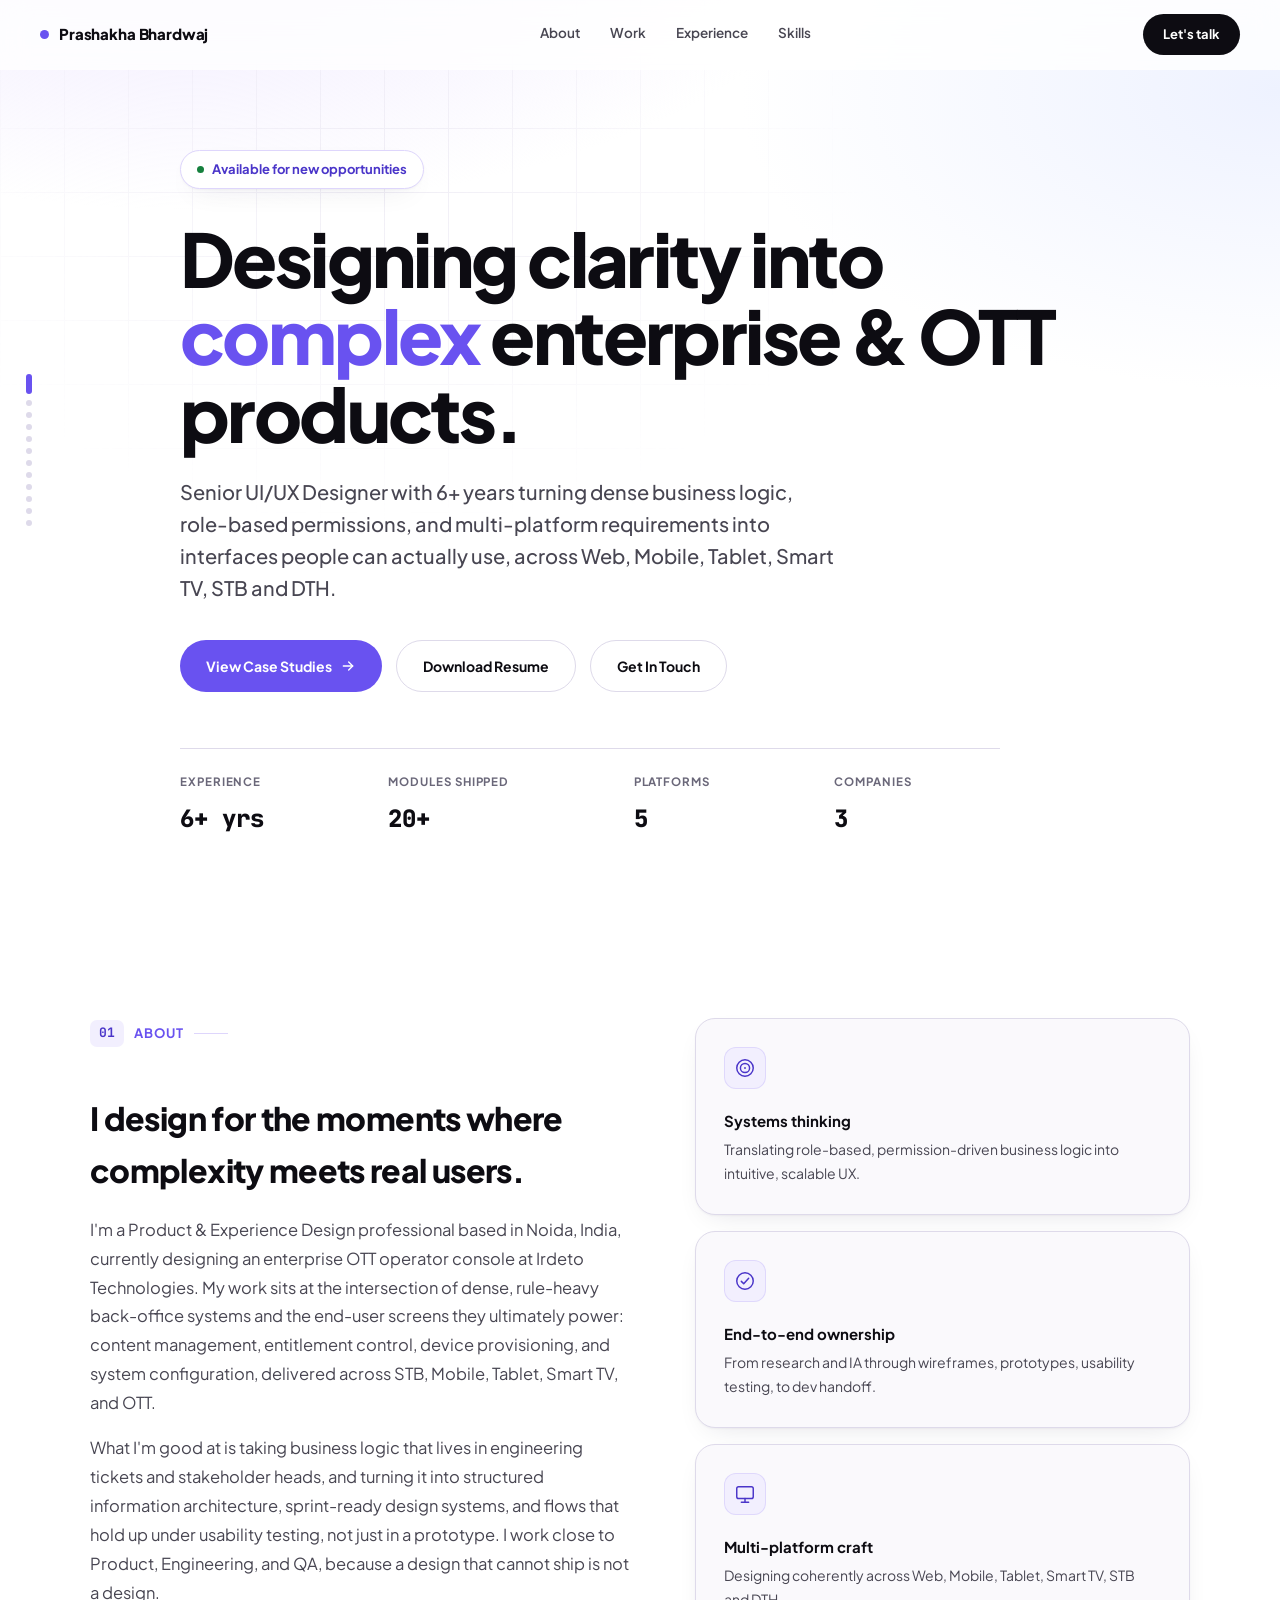
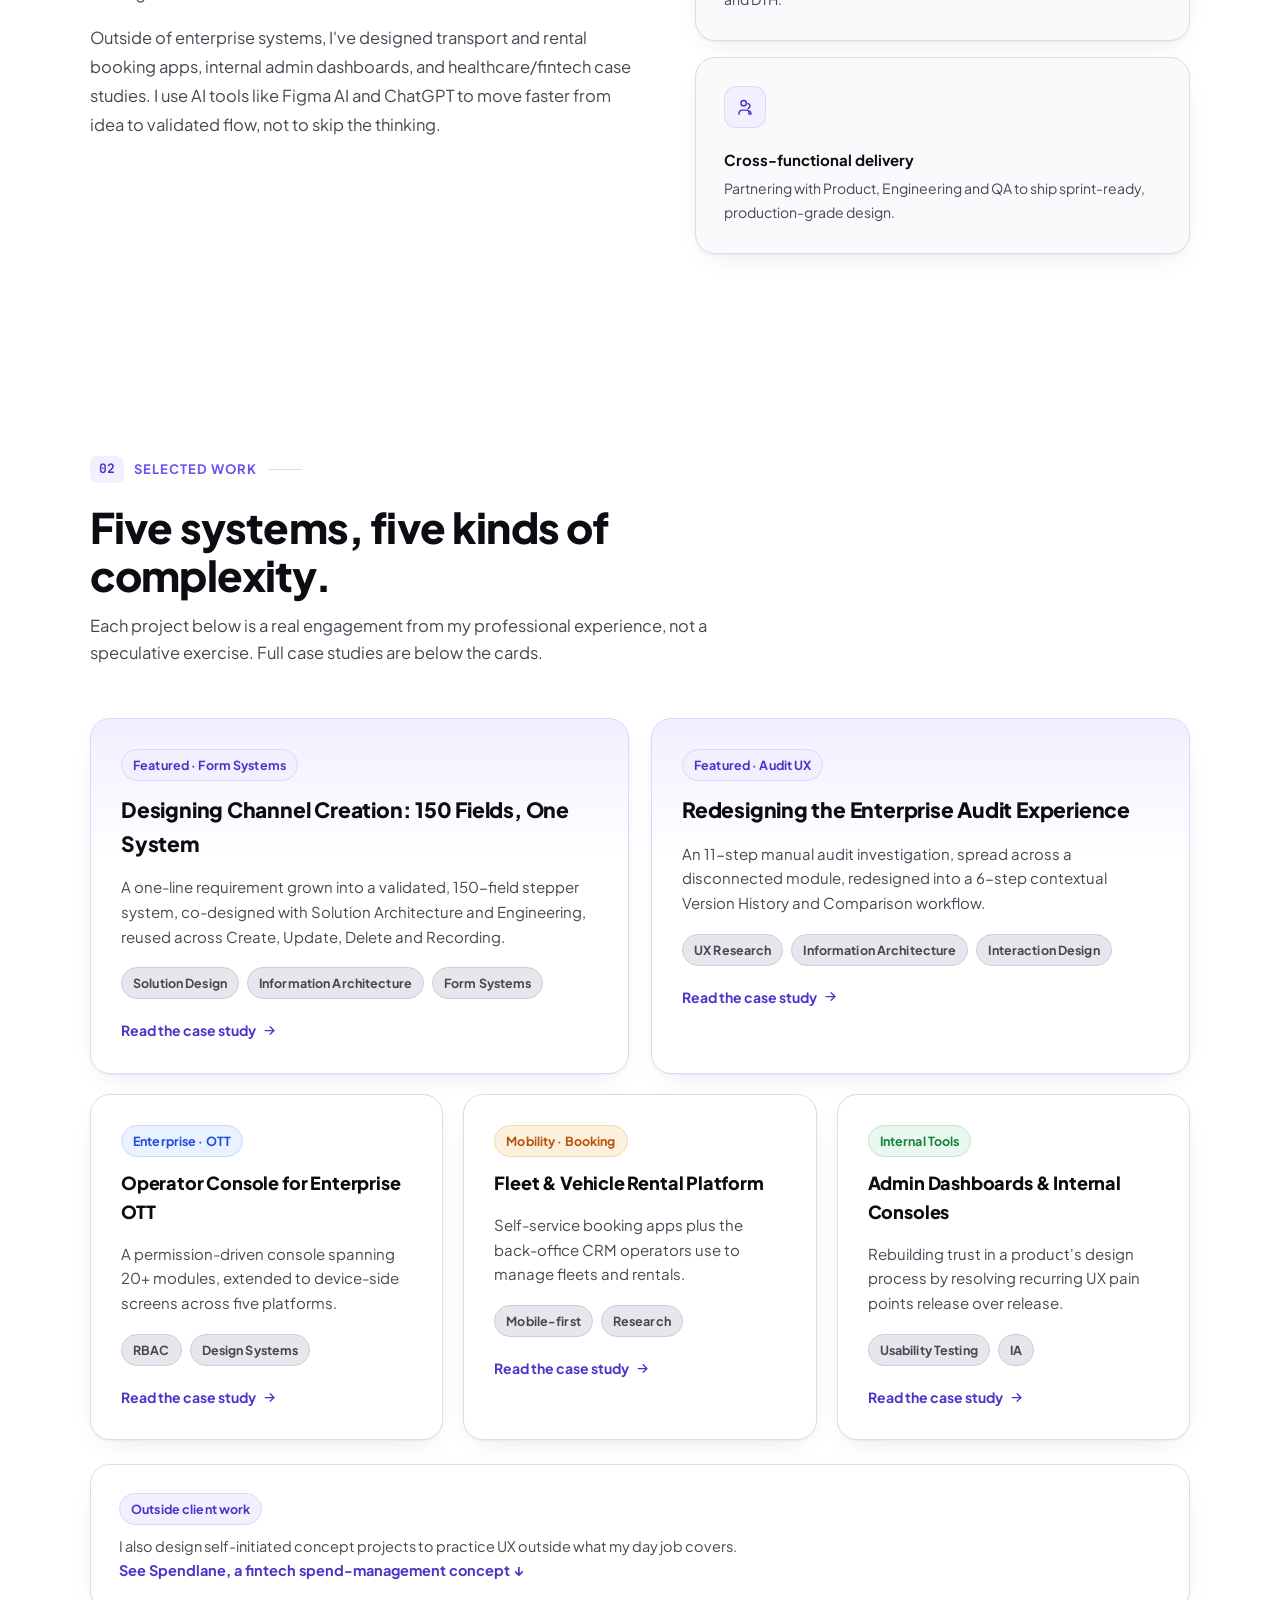
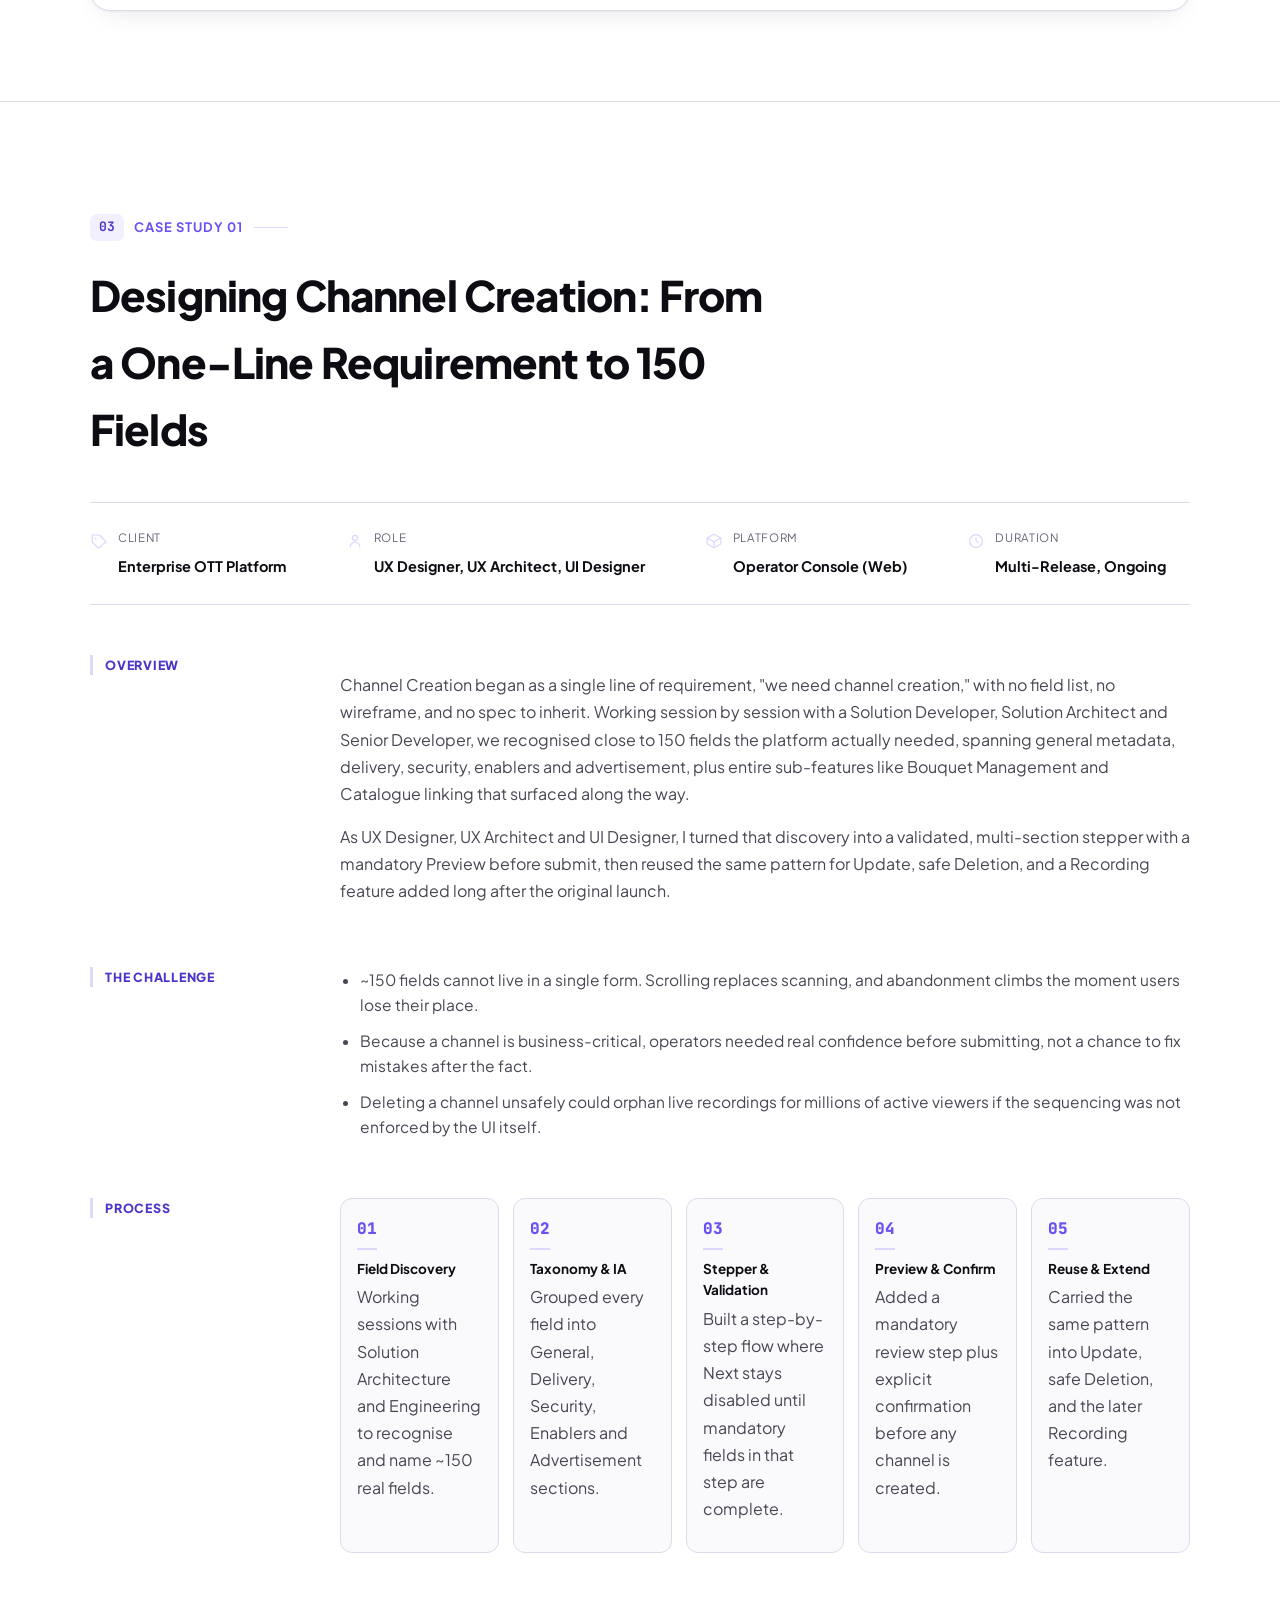
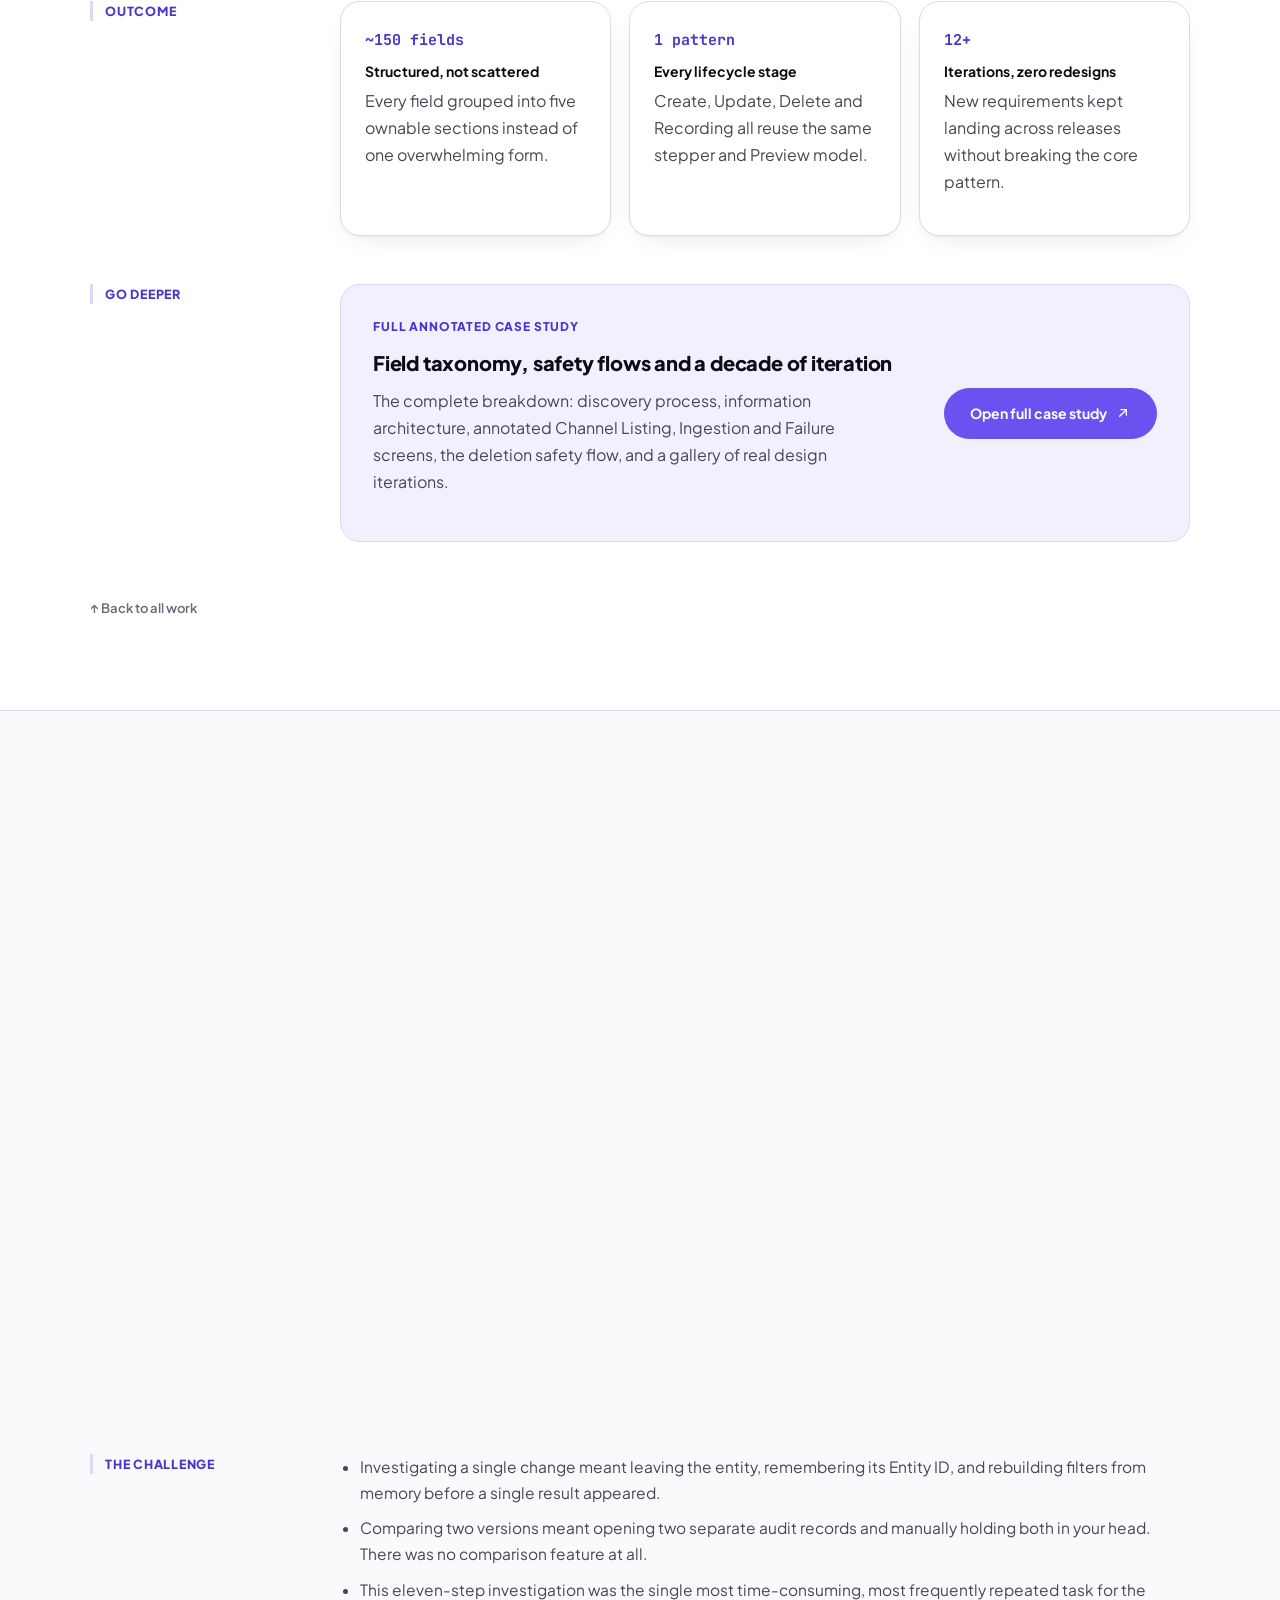
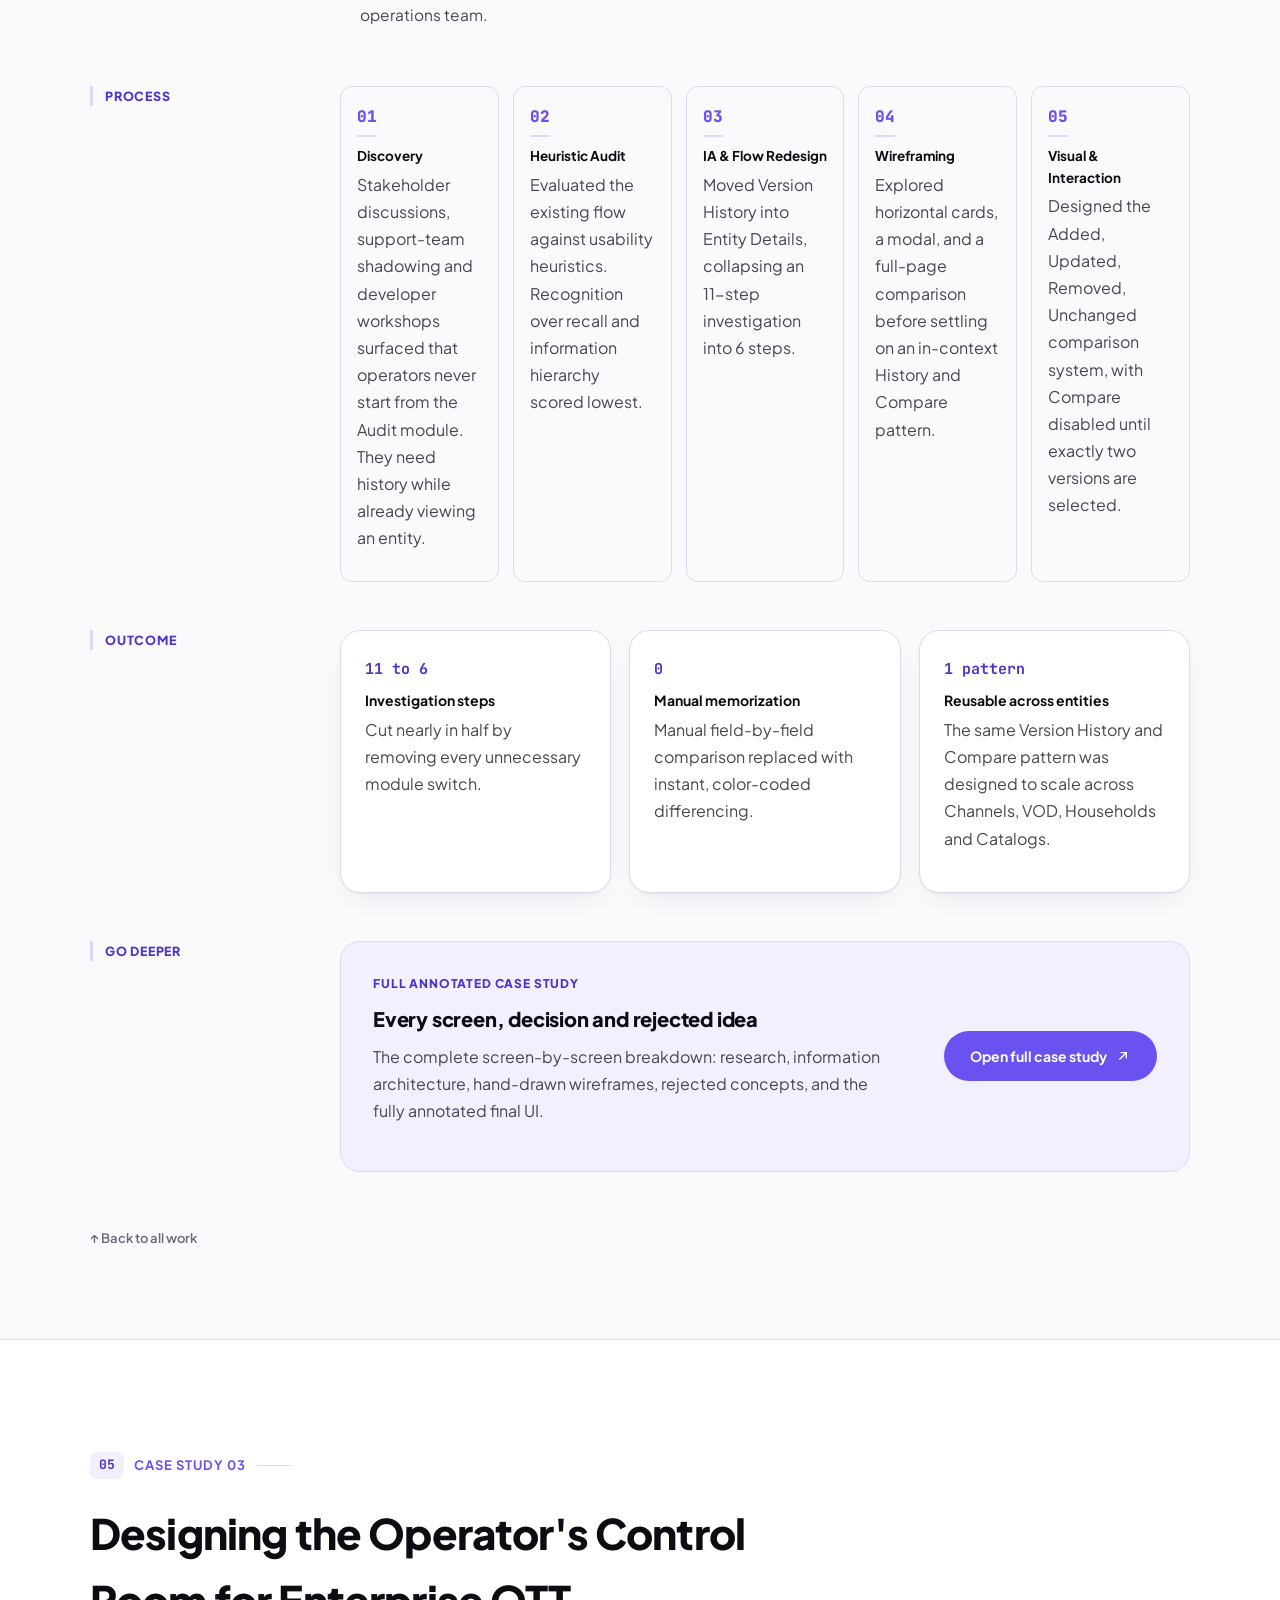
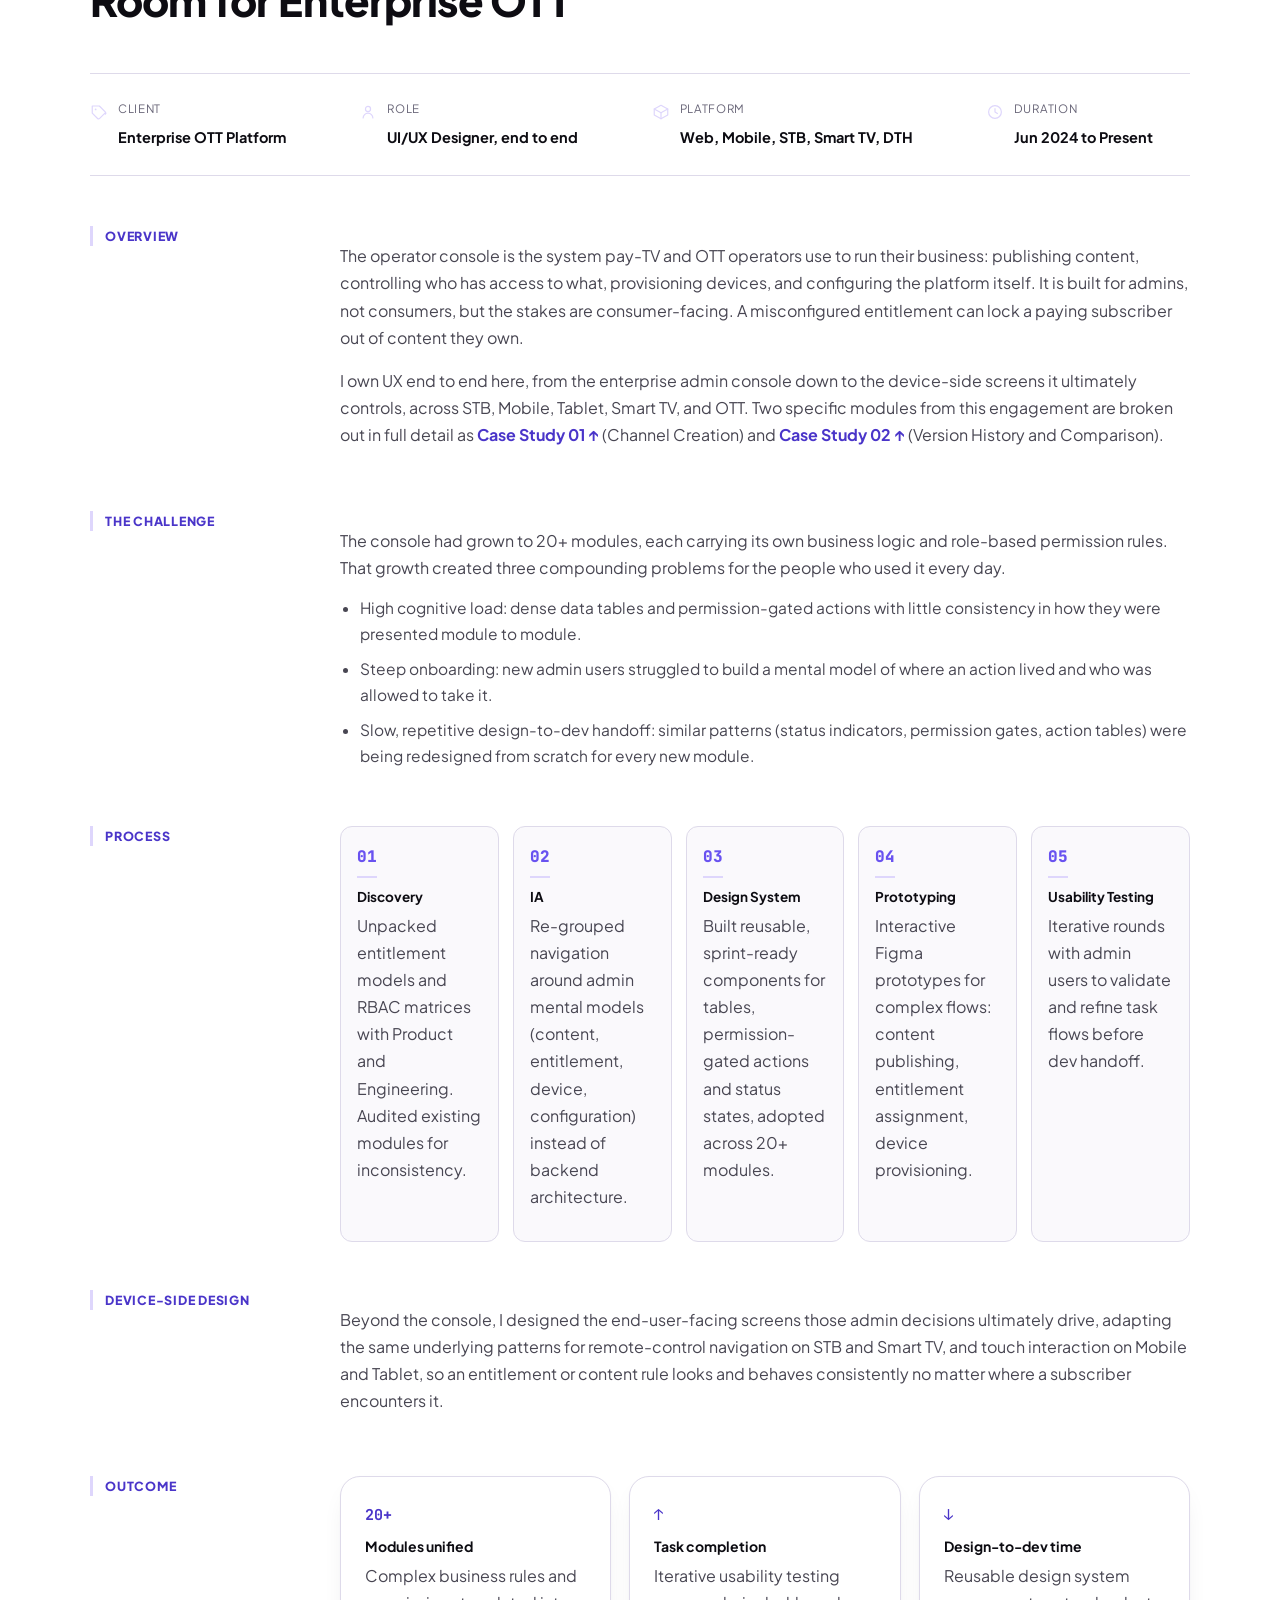
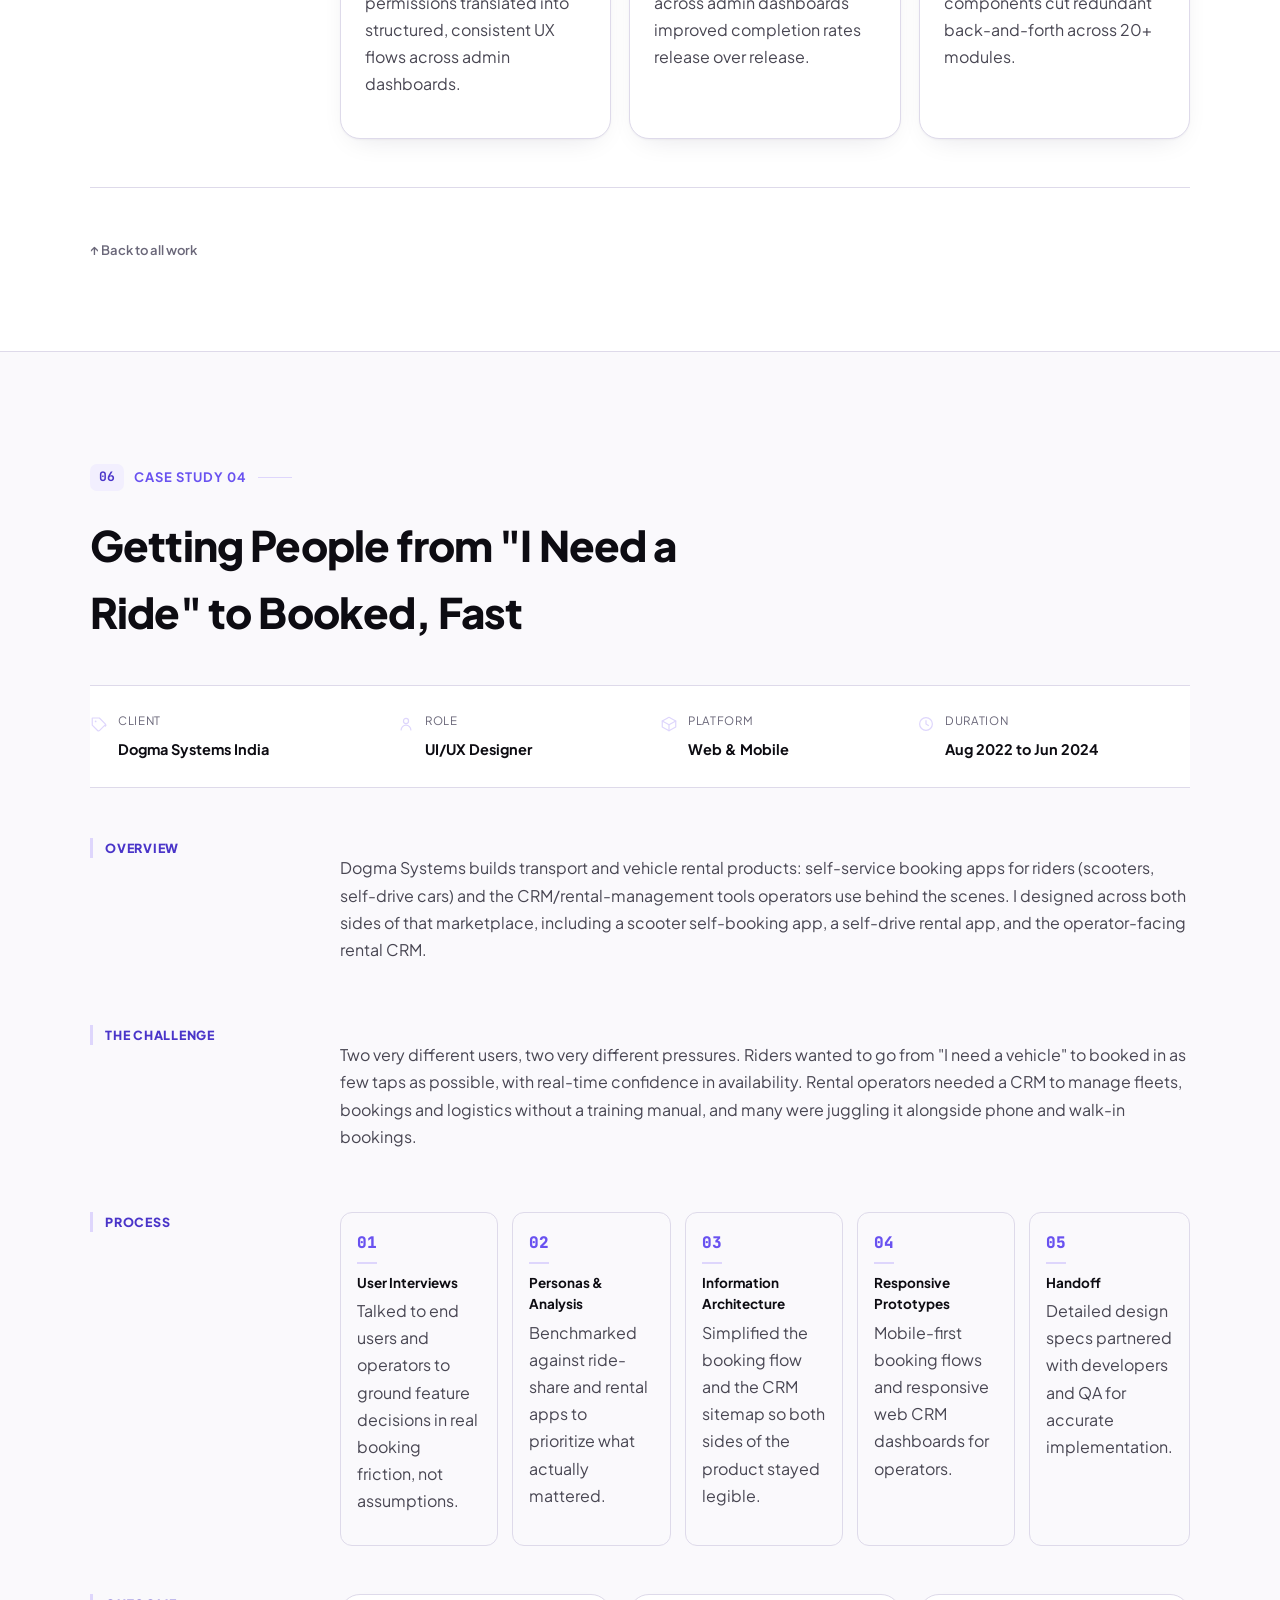
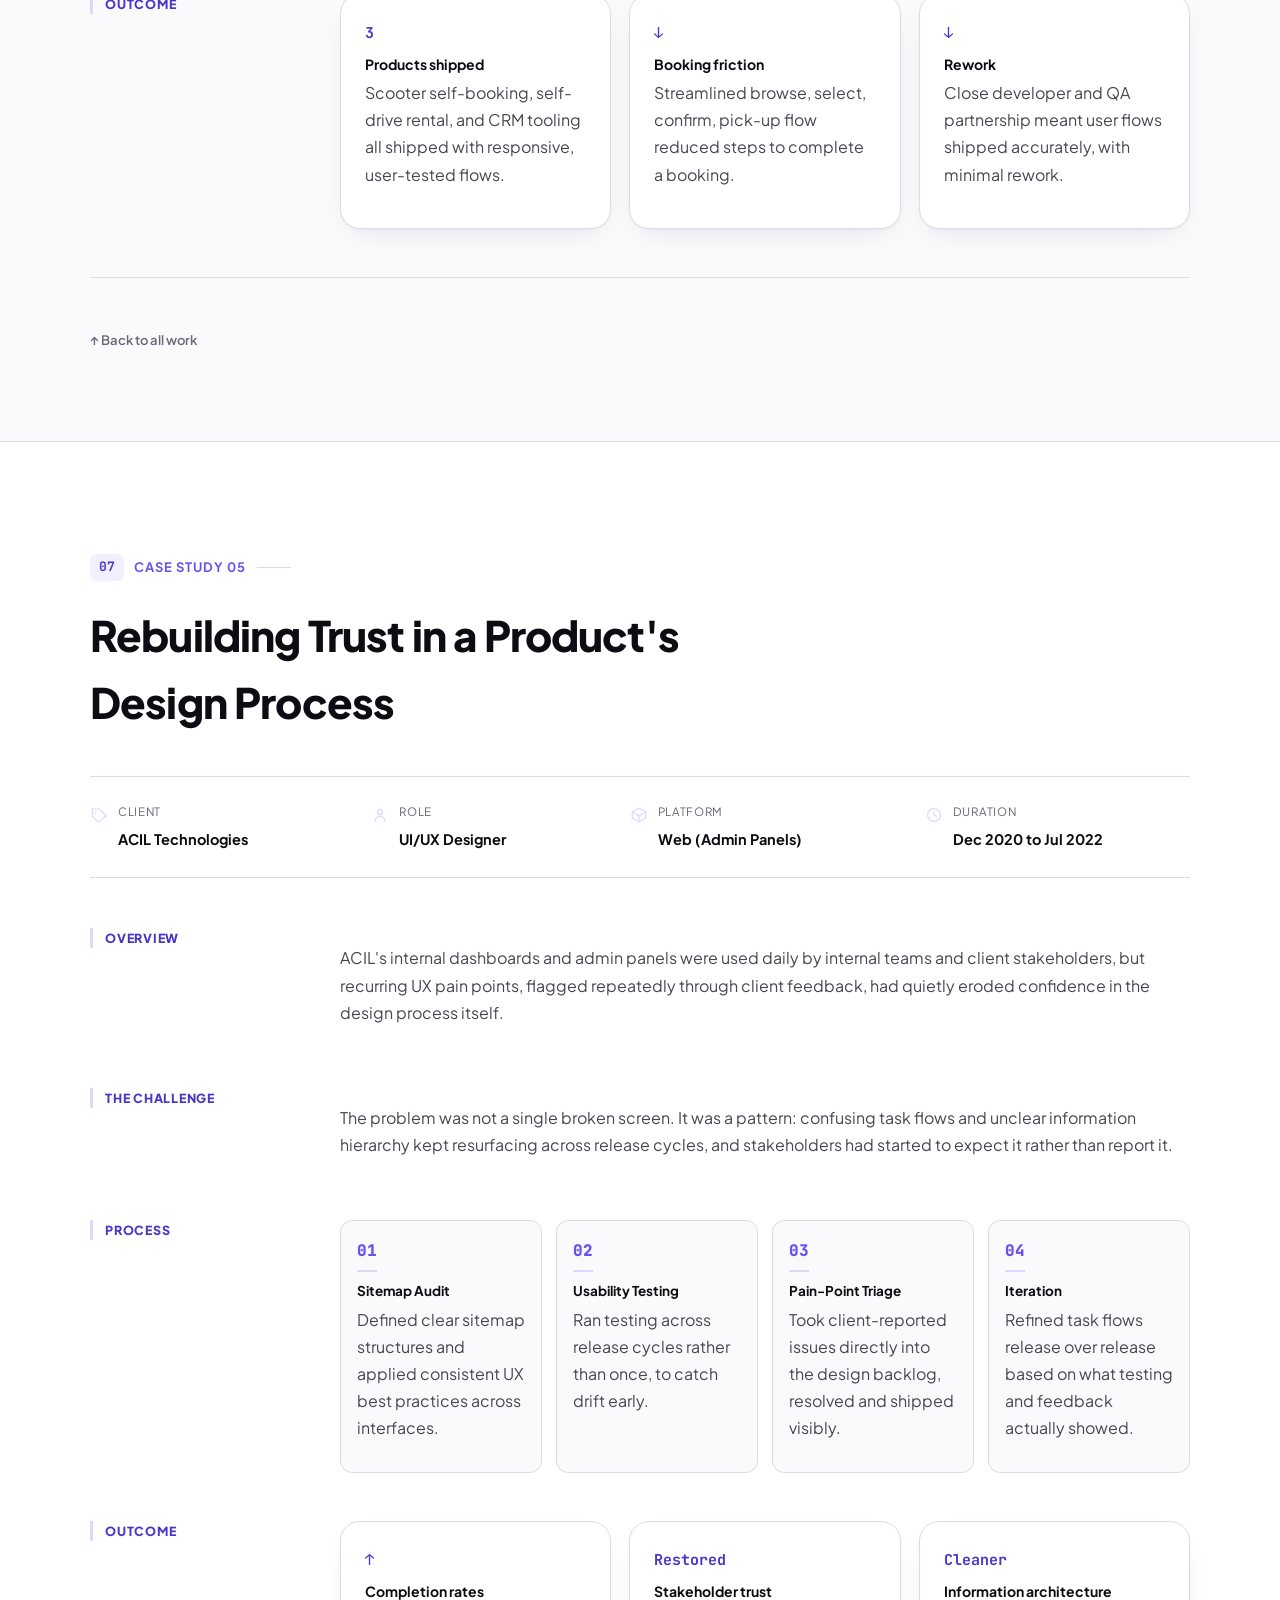
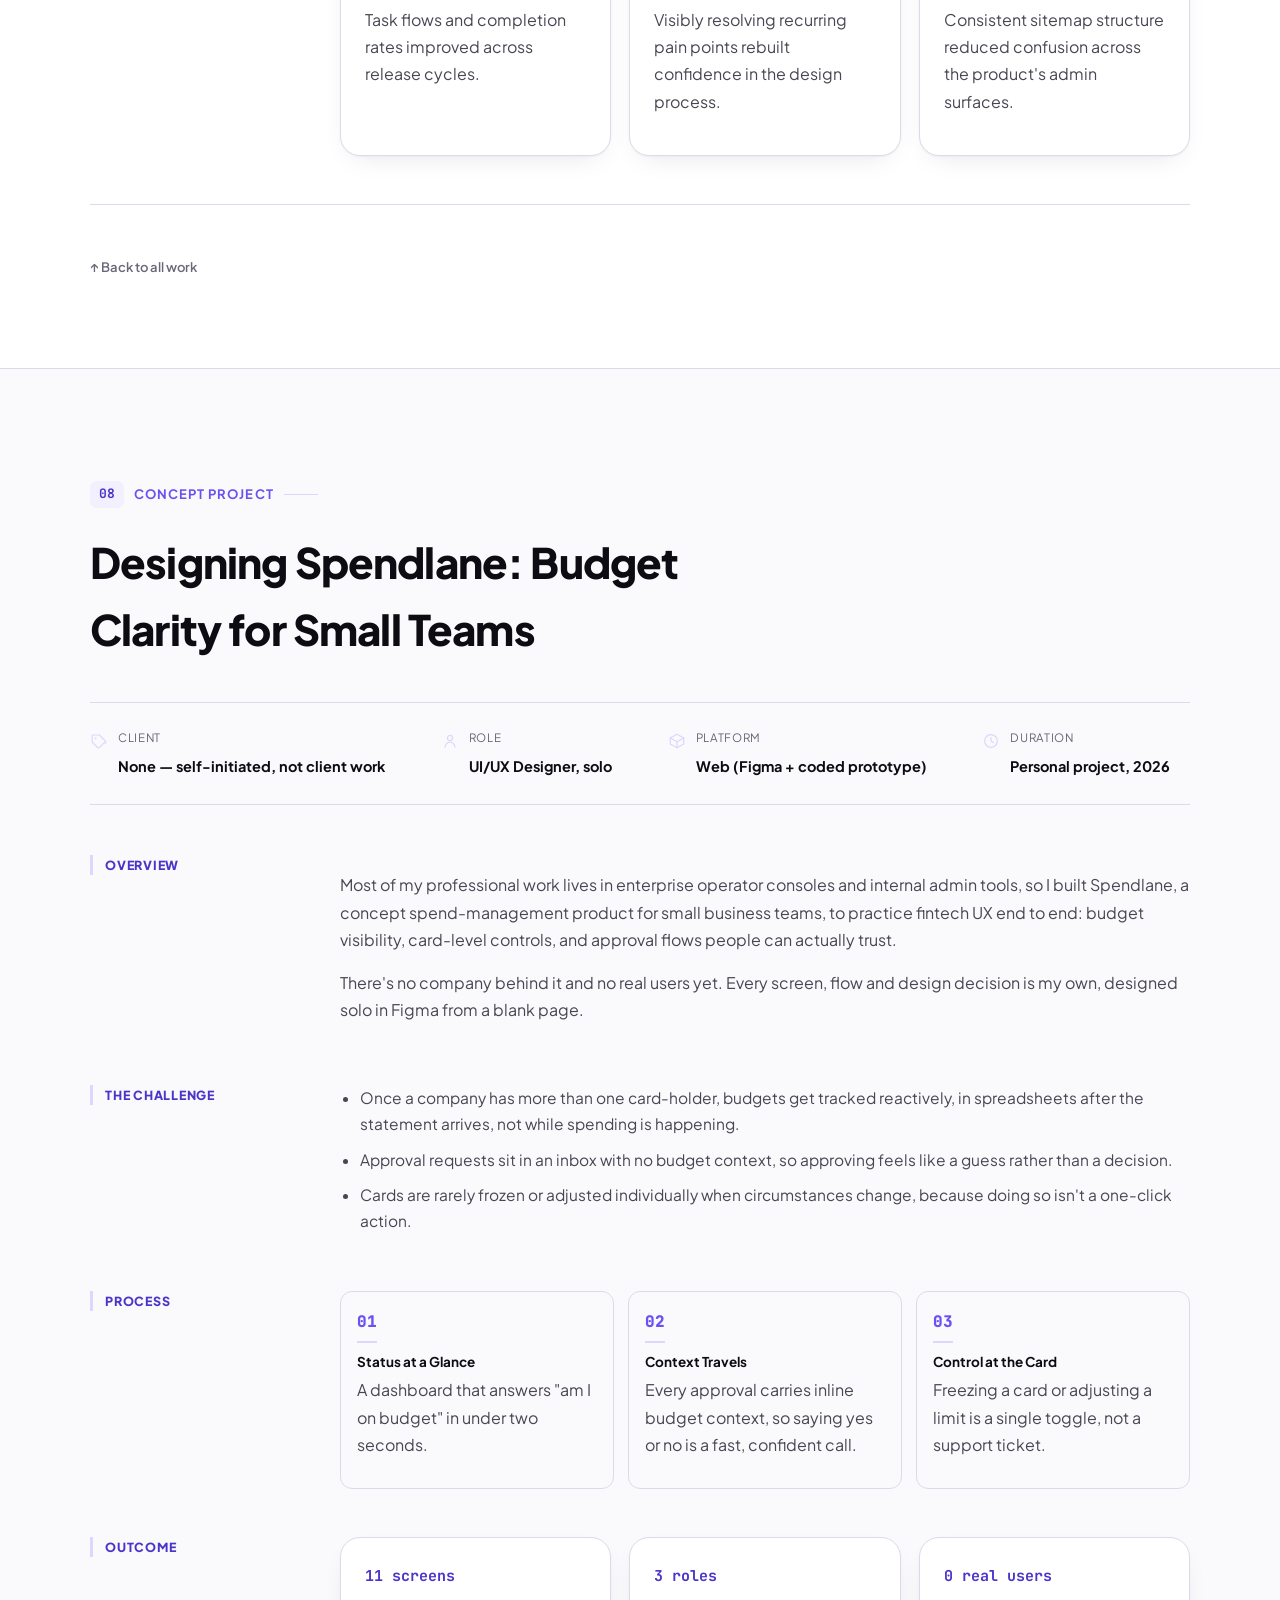
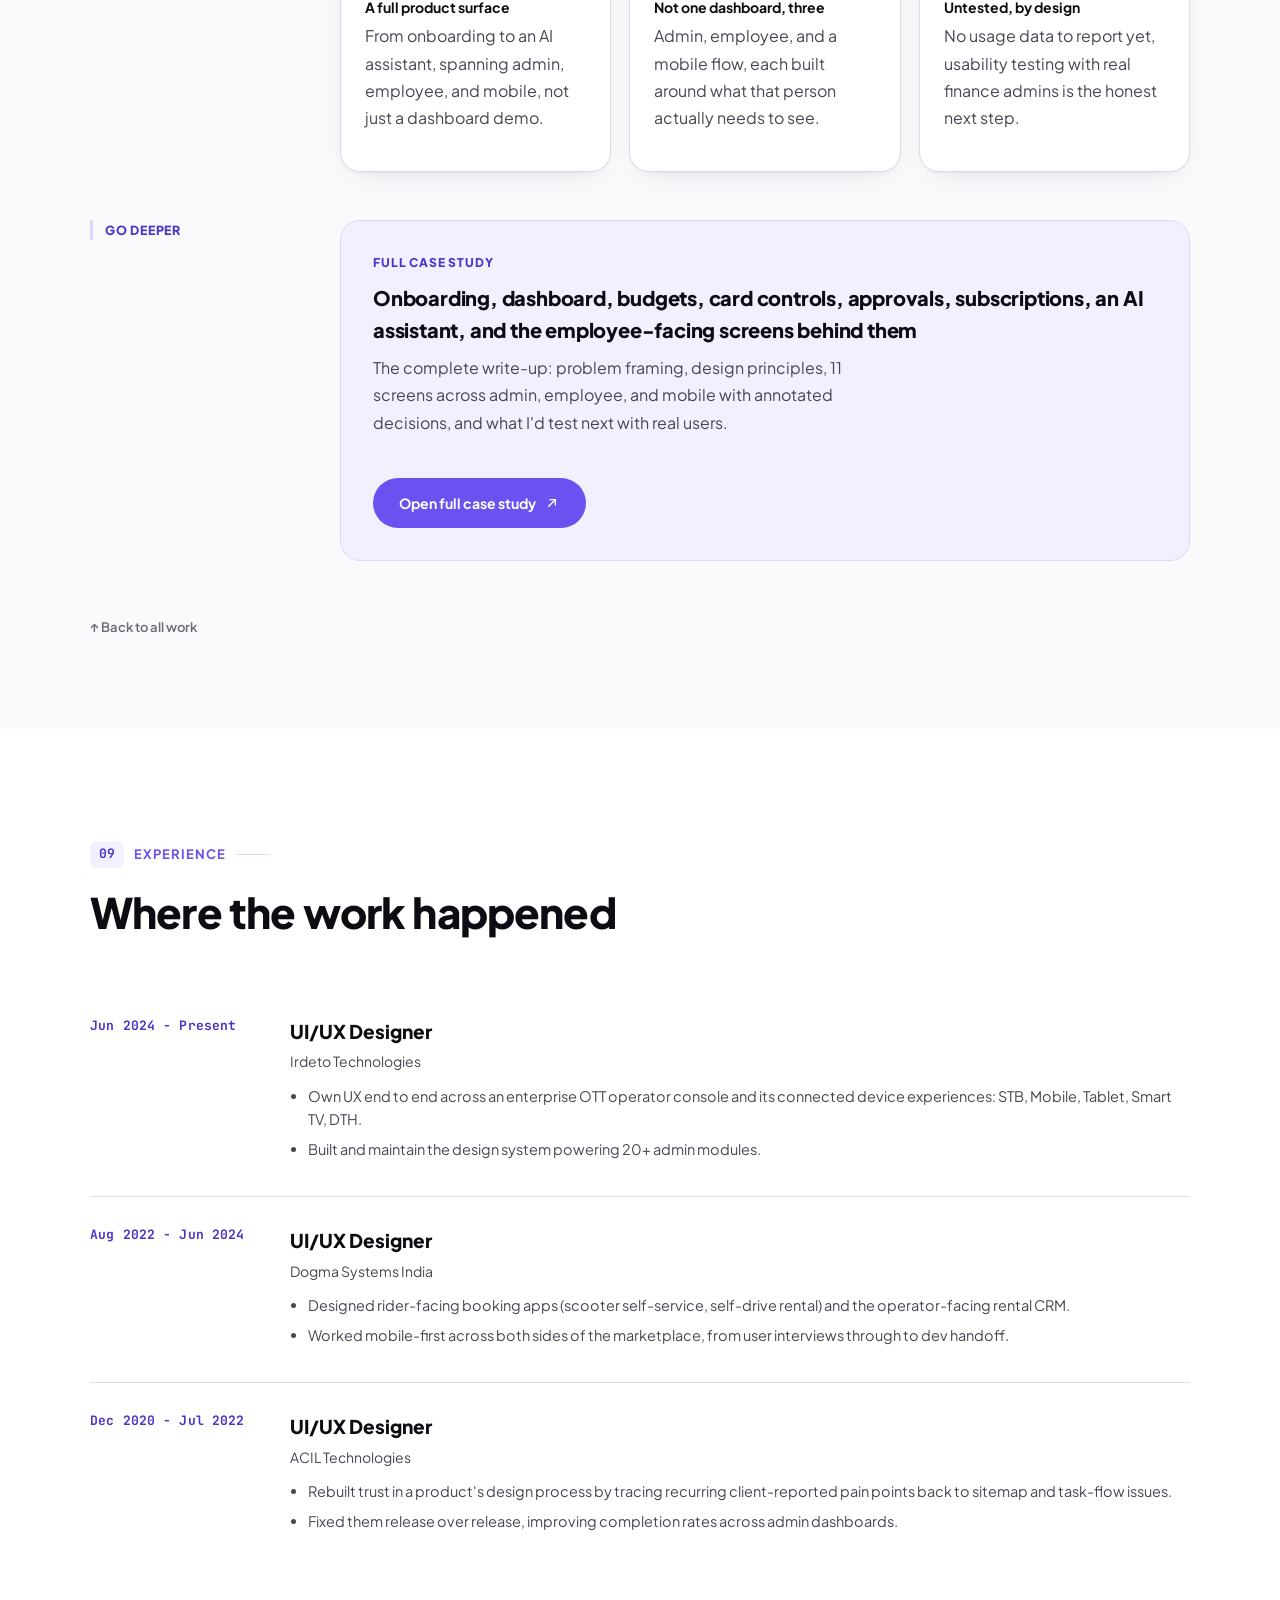
<file: index (2).html>
<!DOCTYPE html>
<html lang="en">
<head>
<meta charset="UTF-8">
<meta name="viewport" content="width=device-width, initial-scale=1.0">
<title>Prashakha Bhardwaj · Senior UI/UX Designer</title>
<meta name="description" content="Portfolio of Prashakha Bhardwaj, Senior UI/UX Designer specializing in Enterprise SaaS, OTT platforms, and complex admin systems.">
<link rel="preconnect" href="https://fonts.googleapis.com">
<link rel="preconnect" href="https://fonts.gstatic.com" crossorigin>
<link href="https://fonts.googleapis.com/css2?family=Plus+Jakarta+Sans:ital,wght@0,400;0,500;0,600;0,700;0,800;1,500&family=JetBrains+Mono:wght@400;500;700&display=swap" rel="stylesheet">
<style>
:root{
  --bg:#ffffff; --bg-soft:#faf9fc;
  --ink:#0d0c12; --ink-soft:#484652; --ink-faint:#6a6779;
  --line:#dedaea; --line-soft:#e9e6f1;
  --purple:#6952f0; --purple-dark:#4a35c9; --purple-deep:#241a5e;
  --purple-soft:#f2effe; --purple-mid:#ded6fc;
  --green:#15803d; --green-soft:#e9f8ee; --green-line:#bfe8cd;
  --blue:#1d4ed8; --blue-soft:#eaf1ff; --blue-line:#c7dbff;
  --red:#b91c1c; --red-soft:#fdecec; --red-line:#f5c6c6;
  --amber:#b45309; --amber-soft:#fdf1de; --amber-line:#f2d9ac;
  --gray-soft:#e7e6ec; --gray-line:#cfcdd9;
  --radius-s:12px; --radius:20px; --radius-l:28px;
  --shadow: 0 1px 2px rgba(20,10,50,.04), 0 10px 30px -14px rgba(20,10,50,.14);
  --shadow-lg: 0 30px 80px -30px rgba(20,10,50,.35);
  --maxw:1180px;
}
*{box-sizing:border-box;}
html{scroll-behavior:smooth;}
body{margin:0; background:var(--bg); color:var(--ink); font-family:'Plus Jakarta Sans',-apple-system,BlinkMacSystemFont,'Segoe UI',sans-serif; -webkit-font-smoothing:antialiased; font-size:16px; line-height:1.6;}
::selection{background:var(--purple-mid); color:var(--purple-deep);}
img{max-width:100%; display:block;}
a{color:inherit; text-decoration:none;}
.wrap{max-width:var(--maxw); margin:0 auto; padding:0 40px;}
.mono{font-family:'JetBrains Mono',monospace;}
@media(max-width:820px){.wrap{padding:0 22px;}}

#progress{position:fixed; top:0; left:0; height:3px; width:0%; background:linear-gradient(90deg,var(--purple),#a892ff); z-index:9999; transition:width .1s linear;}
#topnav{position:fixed; top:0; left:0; right:0; z-index:9998; display:flex; align-items:center; justify-content:space-between; padding:14px 40px; backdrop-filter:blur(14px); background:rgba(255,255,255,.78); border-bottom:1px solid transparent; transition:border-color .3s, box-shadow .3s; font-size:13.5px; font-weight:600;}
#topnav.scrolled{border-color:var(--line); box-shadow:0 1px 0 rgba(20,10,50,.02);}
#topnav .brand{display:flex; align-items:center; gap:10px; font-weight:800; font-size:15px; letter-spacing:-0.01em;}
#topnav .brand .dot{width:9px; height:9px; border-radius:50%; background:var(--purple);}
#topnav .nav-links{display:flex; gap:30px; color:var(--ink-soft);}
#topnav .nav-links a{transition:color .2s; position:relative; padding-bottom:3px;}
#topnav .nav-links a:hover{color:var(--purple-dark);}
#topnav .nav-links a.active{color:var(--purple-dark);}
#topnav .nav-links a.active::after{content:""; position:absolute; left:0; right:0; bottom:-3px; height:2px; border-radius:2px; background:var(--purple);}
#topnav .nav-cta{background:var(--ink); color:#fff; padding:10px 20px; border-radius:100px; font-size:13px; font-weight:700;}
@media(max-width:900px){#topnav .nav-links{display:none;} #topnav{padding:12px 22px;}}

#totop{position:fixed; right:26px; bottom:26px; z-index:9998; width:46px; height:46px; border-radius:50%; background:var(--ink); color:#fff; display:flex; align-items:center; justify-content:center; box-shadow:var(--shadow-lg); opacity:0; pointer-events:none; transform:translateY(10px); transition:all .35s ease; cursor:pointer; text-decoration:none; font-size:18px;}
#totop.show{opacity:1; pointer-events:auto; transform:translateY(0);}

.index-tab{position:fixed; left:26px; top:50%; transform:translateY(-50%); z-index:9998; display:flex; flex-direction:column; gap:6px;}
.index-tab .it-dot{display:block; width:6px; height:6px; border-radius:50%; background:var(--line); transition:all .3s; cursor:pointer;}
.index-tab .it-dot:hover{background:var(--purple-mid);}
.index-tab .it-dot.active{background:var(--purple); height:20px; border-radius:4px;}
@media(max-width:1100px){.index-tab{display:none;}}

section{padding:110px 0 90px; position:relative;}
@media(max-width:820px){section{padding:74px 0 60px;}}

.kicker{display:inline-flex; align-items:center; gap:10px; font-size:13px; font-weight:700; letter-spacing:.08em; text-transform:uppercase; color:var(--purple); margin-bottom:20px;}
.kicker .num{font-family:'JetBrains Mono',monospace; background:var(--purple-soft); color:var(--purple-dark); padding:3px 9px; border-radius:7px; letter-spacing:0;}
.kicker .line{width:34px; height:1px; background:var(--purple-mid);}
.section-head{max-width:680px; margin-bottom:52px;}
.section-head h2{font-size:clamp(28px,3.6vw,42px); font-weight:800; letter-spacing:-0.02em; line-height:1.15; margin:0;}
.section-head p{color:var(--ink-soft); margin-top:14px; font-size:16.5px; max-width:620px;}

.reveal{opacity:0; transform:translateY(22px); transition:opacity .8s cubic-bezier(.2,.7,.2,1), transform .8s cubic-bezier(.2,.7,.2,1);}
.reveal.in{opacity:1; transform:translateY(0);}

.grid-2{display:grid; grid-template-columns:1fr 1fr; gap:22px;}
.grid-3{display:grid; grid-template-columns:repeat(3,1fr); gap:20px;}
.grid-4{display:grid; grid-template-columns:repeat(4,1fr); gap:18px;}
.grid-5{display:grid; grid-template-columns:repeat(5,1fr); gap:16px;}
@media(max-width:1100px){.grid-5{grid-template-columns:repeat(3,1fr);}}
@media(max-width:900px){.grid-2,.grid-3,.grid-4{grid-template-columns:1fr;}}
@media(max-width:640px){.grid-5{grid-template-columns:1fr;}}

.card{background:#fff; border:1px solid var(--line); border-radius:var(--radius); padding:28px; box-shadow:var(--shadow); transition:transform .25s ease, box-shadow .25s ease, border-color .25s ease;}
.card.soft{background:var(--bg-soft);}
.card.tinted{background:var(--purple-soft); border-color:var(--purple-mid);}
.card:hover{transform:translateY(-3px); box-shadow:0 16px 34px rgba(28,20,58,.10); border-color:var(--purple-mid);}
.card-icon{width:42px; height:42px; border-radius:12px; background:var(--purple-soft); color:var(--purple-dark); box-shadow:inset 0 0 0 1px rgba(105,82,240,.14); display:flex; align-items:center; justify-content:center; margin-bottom:16px;}
.card-icon svg{width:22px; height:22px;}
.step-num{font-family:'JetBrains Mono',monospace; font-weight:800; font-size:19px; color:var(--purple); margin-bottom:12px; padding-bottom:9px; border-bottom:2px solid var(--purple-mid); display:inline-block;}

.badge{display:inline-flex; align-items:center; gap:6px; font-size:12.5px; font-weight:700; padding:5px 11px; border-radius:100px; letter-spacing:.01em;}
.badge-green{background:var(--green-soft); color:var(--green); border:1px solid var(--green-line);}
.badge-blue{background:var(--blue-soft); color:var(--blue); border:1px solid var(--blue-line);}
.badge-red{background:var(--red-soft); color:var(--red); border:1px solid var(--red-line);}
.badge-amber{background:var(--amber-soft); color:var(--amber); border:1px solid var(--amber-line);}
.badge-gray{background:var(--gray-soft); color:var(--ink-soft); border:1px solid var(--gray-line);}
.badge-purple{background:var(--purple-soft); color:var(--purple-dark); border:1px solid var(--purple-mid);}
.tag-row{display:flex; flex-wrap:wrap; gap:8px;}
.divider{height:1px; background:var(--line); margin:44px 0;}

.btn{padding:14px 26px; border-radius:100px; font-weight:700; font-size:14px; display:inline-flex; align-items:center; gap:8px; transition:transform .15s, box-shadow .15s, background .15s; border:none; cursor:pointer;}
.btn-primary{background:var(--ink); color:#fff;}
.btn-primary:hover{transform:translateY(-2px); box-shadow:0 10px 24px rgba(13,12,18,.22);}
.btn-outline{border:1.5px solid var(--line); background:#fff;}
.btn-outline:hover{border-color:var(--purple); color:var(--purple-dark); transform:translateY(-2px);}
.btn-purple{background:var(--purple); color:#fff;}
.btn-purple:hover{background:var(--purple-dark); transform:translateY(-2px); box-shadow:0 10px 24px rgba(105,82,240,.3);}
.btn svg{width:16px; height:16px;}

/* HERO */
#hero{min-height:92vh; display:flex; flex-direction:column; justify-content:center; position:relative; padding:150px 0 70px; overflow:hidden;
  background:
    radial-gradient(1100px 500px at 15% -10%, #efe9ff 0%, rgba(239,233,255,0) 60%),
    radial-gradient(900px 500px at 100% 10%, #eef2ff 0%, rgba(238,242,255,0) 60%);}
#hero::before{content:""; position:absolute; inset:0; background-image:
    linear-gradient(to right, var(--line-soft) 1px, transparent 1px),
    linear-gradient(to bottom, var(--line-soft) 1px, transparent 1px);
  background-size:64px 64px; mask-image:radial-gradient(700px 500px at 30% 20%, black, transparent 70%); opacity:.7; pointer-events:none;}
.hero-eyebrow{display:inline-flex; align-items:center; gap:8px; font-size:13px; font-weight:700; color:var(--purple-dark); background:#fff; border:1px solid var(--purple-mid); padding:8px 16px; border-radius:100px; box-shadow:var(--shadow); margin-bottom:30px;}
.hero-eyebrow::before{content:""; width:7px; height:7px; border-radius:50%; background:var(--green);}
.hero-title{font-size:clamp(38px,6vw,74px); font-weight:800; letter-spacing:-0.035em; line-height:1.05; max-width:920px; margin:0 0 24px;}
.hero-title .accent{color:var(--purple);}
.hero-sub{font-size:clamp(17px,2vw,20px); color:var(--ink-soft); max-width:660px; font-weight:500; margin-bottom:36px; line-height:1.6;}
.hero-actions{display:flex; gap:14px; margin-top:6px; flex-wrap:wrap;}
.hero-meta{display:grid; grid-template-columns:repeat(4,auto); gap:36px; border-top:1px solid var(--line); padding-top:24px; margin-top:56px; max-width:820px;}
.hero-meta .m-label{font-size:11.5px; text-transform:uppercase; letter-spacing:.08em; color:var(--ink-faint); font-weight:700; margin-bottom:8px;}
.hero-meta .m-val{font-family:'JetBrains Mono',monospace; font-size:24px; font-weight:800; color:var(--ink);}
@media(max-width:820px){.hero-meta{grid-template-columns:repeat(2,1fr); row-gap:26px;}}

/* ABOUT */
.about-grid{display:grid; grid-template-columns:1.1fr 1fr; gap:60px; align-items:start;}
@media(max-width:900px){.about-grid{grid-template-columns:1fr;}}
.about-grid p{font-size:16.5px; color:var(--ink-soft); margin-bottom:16px; line-height:1.75;}
.pillars{display:flex; flex-direction:column; gap:16px;}

/* WORK CARDS */
.work-card{background:#fff; border:1px solid var(--line); border-radius:var(--radius); padding:30px; box-shadow:var(--shadow); transition:transform .25s, box-shadow .25s, border-color .25s;}
.work-card:hover{transform:translateY(-4px); box-shadow:0 16px 34px rgba(28,20,58,.10); border-color:var(--purple-mid);}
.work-card.featured{border-color:var(--purple-mid); background:linear-gradient(180deg,var(--purple-soft) 0%, #fff 140px);}
.work-card h3{font-size:21px; font-weight:800; letter-spacing:-0.01em; margin:12px 0 10px;}
.work-card p.wc-desc{color:var(--ink-soft); font-size:15px; margin-bottom:18px; line-height:1.65;}
.work-link{font-weight:700; font-size:14px; display:inline-flex; align-items:center; gap:6px; color:var(--purple-dark);}
.work-link svg{width:15px; height:15px; transition:transform .2s;}
.work-link:hover svg{transform:translateX(3px);}

/* CASE STUDY DETAIL BLOCKS */
.case{border-top:1px solid var(--line);}
.case-head{display:flex; justify-content:space-between; align-items:flex-end; flex-wrap:wrap; gap:24px; margin-bottom:40px;}
.case-head h2{font-size:clamp(28px,4.2vw,42px); font-weight:800; letter-spacing:-0.02em; max-width:680px; margin:0;}
.case-facts{display:grid; grid-template-columns:repeat(4,auto); gap:36px; margin-bottom:50px; padding:26px 0; border-top:1px solid var(--line); border-bottom:1px solid var(--line);}
.case-facts .cf-item{display:flex; align-items:flex-start; gap:10px;}
.case-facts .cf-icon{color:var(--purple-mid); flex:none; margin-top:2px;}
.case-facts .cf-icon svg{width:18px; height:18px;}
.case-facts .cf-label{display:block; font-size:11.5px; color:var(--ink-faint); text-transform:uppercase; letter-spacing:.06em; margin-bottom:5px;}
.case-facts .cf-val{font-size:14.5px; font-weight:700;}
@media(max-width:820px){.case-facts{grid-template-columns:repeat(2,1fr); row-gap:22px;}}
.case-block{display:grid; grid-template-columns:210px 1fr; gap:40px; margin-bottom:48px;}
@media(max-width:820px){.case-block{grid-template-columns:1fr; gap:12px;}}
.case-block .cb-label{font-size:12.5px; font-weight:800; text-transform:uppercase; letter-spacing:.06em; color:var(--purple-dark); padding-left:12px; border-left:3px solid var(--purple-mid); height:fit-content;}
.case-block .content p{margin-bottom:14px; color:var(--ink-soft); font-size:16px; line-height:1.7;}
.case-block .content ul{padding-left:20px; color:var(--ink-soft); font-size:15.5px; margin:0;}
.case-block .content li{margin-bottom:10px; line-height:1.65;}
.process-steps{display:grid; grid-template-columns:repeat(5,1fr); gap:14px;}
.process-steps-4{grid-template-columns:repeat(4,1fr);}
.process-steps-3{grid-template-columns:repeat(3,1fr);}
@media(max-width:900px){.process-steps{grid-template-columns:repeat(2,1fr);}}
@media(max-width:560px){.process-steps,.process-steps-4,.process-steps-3{grid-template-columns:1fr;}}
.p-step{background:var(--bg-soft); border:1px solid var(--line); border-radius:12px; padding:16px;}
.p-step .step-num{font-size:16px; margin-bottom:8px; padding-bottom:6px;}
.p-step h5{font-size:13.5px; margin:0 0 4px; font-weight:700;}
.p-step p{font-size:12.5px; color:var(--ink-soft); margin:0;}
.metric-grid{display:grid; grid-template-columns:repeat(3,1fr); gap:18px;}
@media(max-width:820px){.metric-grid{grid-template-columns:1fr;}}
.metric-card{background:#fff; border:1px solid var(--line); border-radius:var(--radius); padding:26px 24px; box-shadow:var(--shadow);}
.metric-card b{font-family:'JetBrains Mono',monospace; color:var(--purple-dark); font-size:15px; display:block; margin-bottom:8px;}
.metric-card p{font-size:13.5px; color:var(--ink-soft); margin:0; line-height:1.55;}
.deep-dive{background:var(--purple-soft); border:1px solid var(--purple-mid); border-radius:var(--radius); padding:32px; display:flex; justify-content:space-between; align-items:center; gap:28px; flex-wrap:wrap;}
.deep-dive .dd-kicker{font-size:12px; font-weight:800; letter-spacing:.07em; text-transform:uppercase; color:var(--purple-dark); margin-bottom:10px;}
.deep-dive h4{font-size:20px; font-weight:800; margin:0 0 8px; color:var(--ink); letter-spacing:-0.01em;}
.deep-dive p{color:var(--ink-soft); font-size:14.5px; margin:0; max-width:520px;}
.back-top{display:inline-flex; align-items:center; gap:6px; margin-top:8px; font-size:13px; color:var(--ink-faint); font-weight:600;}
.back-top:hover{color:var(--purple-dark);}

/* EXPERIENCE */
.exp-item{display:grid; grid-template-columns:170px 1fr; gap:30px; padding:28px 0; border-bottom:1px solid var(--line);}
.exp-item:last-child{border-bottom:none;}
.exp-item .when{font-family:'JetBrains Mono',monospace; color:var(--purple-dark); font-size:13px; font-weight:700; letter-spacing:.01em;}
.exp-item h4{font-size:19px; font-weight:800; margin:0 0 4px;}
.exp-item .role-co{color:var(--ink-soft); font-size:14px; margin-bottom:12px;}
.exp-item ul{padding-left:18px; font-size:14.5px; color:var(--ink-soft); margin:0;}
.exp-item li{margin-bottom:7px; line-height:1.6;}
@media(max-width:700px){.exp-item{grid-template-columns:1fr; gap:8px;}}

/* SKILLS */
.skill-card h4{font-size:13.5px; text-transform:uppercase; letter-spacing:.05em; color:var(--purple-dark); margin:0 0 14px; font-weight:800;}

/* FOOTER */
footer{background:var(--ink); color:#fff; position:relative; overflow:hidden; padding:100px 0 0;}
footer::before{content:""; position:absolute; inset:0; background:radial-gradient(700px 400px at 85% 0%, rgba(105,82,240,.35), transparent 60%);}
.contact-inner{text-align:center; position:relative;}
.contact-inner .kicker{color:#c9bdff; justify-content:center;}
.contact-inner .kicker .num{background:rgba(255,255,255,.12); color:#fff;}
.contact-inner .kicker .line{background:rgba(255,255,255,.25);}
.contact-inner h2{font-size:clamp(30px,4.6vw,50px); font-weight:800; letter-spacing:-0.02em; max-width:760px; margin:0 auto 22px;}
.contact-inner p{color:rgba(255,255,255,.65); max-width:520px; margin:0 auto 34px; font-size:16px;}
.contact-actions{display:flex; justify-content:center; gap:14px; flex-wrap:wrap; margin-bottom:18px;}
.contact-location{display:flex; align-items:center; justify-content:center; gap:8px; color:rgba(255,255,255,.5); font-size:13.5px; margin-bottom:44px;}
.contact-location svg{width:15px; height:15px;}
.btn-light{background:#fff; color:var(--ink);}
.btn-light:hover{background:#e9e5ff;}
.btn-ghost{border:1.5px solid rgba(255,255,255,.28); color:#fff;}
.btn-ghost:hover{border-color:#fff; transform:translateY(-2px);}
.social-row{display:flex; justify-content:center; gap:12px; flex-wrap:wrap; margin-bottom:70px;}
.social-pill{display:inline-flex; align-items:center; gap:10px; padding:8px 18px 8px 8px; border-radius:100px; border:1px solid rgba(255,255,255,.2); font-size:13.5px; font-weight:700; transition:border-color .2s, transform .2s;}
.social-pill:hover{border-color:#fff; transform:translateY(-2px);}
.social-mono{width:28px; height:28px; border-radius:50%; background:rgba(255,255,255,.12); display:flex; align-items:center; justify-content:center; font-family:'JetBrains Mono',monospace; font-weight:800; font-size:12px;}
.foot-bottom{border-top:1px solid rgba(255,255,255,.12); padding:26px 40px; display:flex; justify-content:space-between; align-items:center; flex-wrap:wrap; gap:14px; font-size:13px; color:rgba(255,255,255,.5); max-width:var(--maxw); margin:0 auto;}
.foot-links{display:flex; gap:22px;}
.foot-links a:hover{color:#fff;}
.foot-links a{display:inline-flex; align-items:center; gap:6px;}
.foot-links svg{width:13px; height:13px;}
</style>
</head>
<body>

<div id="progress"></div>
<div id="topnav">
  <div class="brand"><span class="dot"></span> Prashakha Bhardwaj</div>
  <div class="nav-links">
    <a href="#about">About</a>
    <a href="#work">Work</a>
    <a href="#experience">Experience</a>
    <a href="#skills">Skills</a>
  </div>
  <a href="#contact" class="nav-cta">Let's talk</a>
</div>
<a id="totop" href="#hero">&uarr;</a>
<div class="index-tab">
  <a href="#hero" class="it-dot active" data-target="hero"></a>
  <a href="#about" class="it-dot" data-target="about"></a>
  <a href="#work" class="it-dot" data-target="work"></a>
  <a href="#case-channel" class="it-dot" data-target="case-channel"></a>
  <a href="#case-audit" class="it-dot" data-target="case-audit"></a>
  <a href="#case-ott" class="it-dot" data-target="case-ott"></a>
  <a href="#case-fleet" class="it-dot" data-target="case-fleet"></a>
  <a href="#case-admin" class="it-dot" data-target="case-admin"></a>
  <a href="#case-spendlane" class="it-dot" data-target="case-spendlane"></a>
  <a href="#experience" class="it-dot" data-target="experience"></a>
  <a href="#skills" class="it-dot" data-target="skills"></a>
  <a href="#contact" class="it-dot" data-target="contact"></a>
</div>

<section id="hero">
  <div class="wrap">
    <div class="hero-eyebrow reveal">Available for new opportunities</div>
    <h1 class="hero-title reveal">Designing clarity into <span class="accent">complex</span> enterprise &amp; OTT products.</h1>
    <p class="hero-sub reveal">Senior UI/UX Designer with 6+ years turning dense business logic, role-based permissions, and multi-platform requirements into interfaces people can actually use, across Web, Mobile, Tablet, Smart TV, STB and DTH.</p>
    <div class="hero-actions reveal">
      <a href="#work" class="btn btn-purple">View Case Studies <svg viewBox="0 0 24 24" fill="none" stroke="currentColor" stroke-width="2" stroke-linecap="round" stroke-linejoin="round"><path d="M5 12h14"/><path d="M13 6l6 6-6 6"/></svg></a>
      <a href="https://bhardwajprashakha14.github.io/Prashakha-Bhardwaj-Portfolio/Prashakha-Bhardwaj-Resume.pdf" target="_blank" rel="noopener" class="btn btn-outline">Download Resume</a>
      <a href="mailto:bhardwajprashakha14@gmail.com" class="btn btn-outline">Get In Touch</a>
    </div>
    <div class="hero-meta reveal">
      <div><div class="m-label">Experience</div><div class="m-val">6+ yrs</div></div>
      <div><div class="m-label">Modules Shipped</div><div class="m-val">20+</div></div>
      <div><div class="m-label">Platforms</div><div class="m-val">5</div></div>
      <div><div class="m-label">Companies</div><div class="m-val">3</div></div>
    </div>
  </div>
</section>

<section id="about">
  <div class="wrap about-grid">
    <div>
      <div class="kicker reveal"><span class="num">01</span> About <span class="line"></span></div>
      <h2 class="reveal" style="font-size:32px;font-weight:800;letter-spacing:-0.02em;margin-bottom:20px;">I design for the moments where complexity meets real users.</h2>
      <p class="reveal">I'm a Product &amp; Experience Design professional based in Noida, India, currently designing an enterprise OTT operator console at Irdeto Technologies. My work sits at the intersection of dense, rule-heavy back-office systems and the end-user screens they ultimately power: content management, entitlement control, device provisioning, and system configuration, delivered across STB, Mobile, Tablet, Smart TV, and OTT.</p>
      <p class="reveal">What I'm good at is taking business logic that lives in engineering tickets and stakeholder heads, and turning it into structured information architecture, sprint-ready design systems, and flows that hold up under usability testing, not just in a prototype. I work close to Product, Engineering, and QA, because a design that cannot ship is not a design.</p>
      <p class="reveal">Outside of enterprise systems, I've designed transport and rental booking apps, internal admin dashboards, and healthcare/fintech case studies. I use AI tools like Figma AI and ChatGPT to move faster from idea to validated flow, not to skip the thinking.</p>
    </div>
    <div class="pillars reveal">
      <div class="card soft"><div class="card-icon"><svg viewBox="0 0 24 24" fill="none" stroke="currentColor" stroke-width="1.6" stroke-linecap="round" stroke-linejoin="round"><circle cx="12" cy="12" r="9"/><circle cx="12" cy="12" r="5"/><circle cx="12" cy="12" r="1" fill="currentColor" stroke="none"/></svg></div><h4 style="font-size:15px;margin-bottom:4px;">Systems thinking</h4><p style="font-size:14px;color:var(--ink-soft);margin:0;">Translating role-based, permission-driven business logic into intuitive, scalable UX.</p></div>
      <div class="card soft"><div class="card-icon"><svg viewBox="0 0 24 24" fill="none" stroke="currentColor" stroke-width="1.6" stroke-linecap="round" stroke-linejoin="round"><circle cx="12" cy="12" r="9"/><path d="M8 12.4l2.6 2.6L16 9"/></svg></div><h4 style="font-size:15px;margin-bottom:4px;">End-to-end ownership</h4><p style="font-size:14px;color:var(--ink-soft);margin:0;">From research and IA through wireframes, prototypes, usability testing, to dev handoff.</p></div>
      <div class="card soft"><div class="card-icon"><svg viewBox="0 0 24 24" fill="none" stroke="currentColor" stroke-width="1.6" stroke-linecap="round" stroke-linejoin="round"><rect x="3" y="4" width="18" height="13" rx="2"/><path d="M8 21h8"/><path d="M12 17v4"/></svg></div><h4 style="font-size:15px;margin-bottom:4px;">Multi-platform craft</h4><p style="font-size:14px;color:var(--ink-soft);margin:0;">Designing coherently across Web, Mobile, Tablet, Smart TV, STB and DTH.</p></div>
      <div class="card soft"><div class="card-icon"><svg viewBox="0 0 24 24" fill="none" stroke="currentColor" stroke-width="1.6" stroke-linecap="round" stroke-linejoin="round"><path d="M16.5 20v-1.3a3.3 3.3 0 0 0-3.3-3.3h-4.4A3.3 3.3 0 0 0 5.5 18.7V20"/><circle cx="10.5" cy="7.8" r="2.9"/><path d="M18.5 20v-1.1a2.9 2.9 0 0 0-2-2.7"/><path d="M15.3 8.1a2.9 2.9 0 0 1 0 5.6"/></svg></div><h4 style="font-size:15px;margin-bottom:4px;">Cross-functional delivery</h4><p style="font-size:14px;color:var(--ink-soft);margin:0;">Partnering with Product, Engineering and QA to ship sprint-ready, production-grade design.</p></div>
    </div>
  </div>
</section>

<section id="work">
  <div class="wrap">
    <div class="section-head reveal">
      <div class="kicker"><span class="num">02</span> Selected Work <span class="line"></span></div>
      <h2>Five systems, five kinds of complexity.</h2>
      <p>Each project below is a real engagement from my professional experience, not a speculative exercise. Full case studies are below the cards.</p>
    </div>
    <div class="grid-2 reveal">
      <div class="work-card featured">
        <span class="badge badge-purple">Featured &middot; Form Systems</span>
        <h3>Designing Channel Creation: 150 Fields, One System</h3>
        <p class="wc-desc">A one-line requirement grown into a validated, 150-field stepper system, co-designed with Solution Architecture and Engineering, reused across Create, Update, Delete and Recording.</p>
        <div class="tag-row" style="margin-bottom:18px;"><span class="badge badge-gray">Solution Design</span><span class="badge badge-gray">Information Architecture</span><span class="badge badge-gray">Form Systems</span></div>
        <a href="#case-channel" class="work-link">Read the case study <svg viewBox="0 0 24 24" fill="none" stroke="currentColor" stroke-width="2" stroke-linecap="round" stroke-linejoin="round"><path d="M5 12h14"/><path d="M13 6l6 6-6 6"/></svg></a>
      </div>
      <div class="work-card featured">
        <span class="badge badge-purple">Featured &middot; Audit UX</span>
        <h3>Redesigning the Enterprise Audit Experience</h3>
        <p class="wc-desc">An 11-step manual audit investigation, spread across a disconnected module, redesigned into a 6-step contextual Version History and Comparison workflow.</p>
        <div class="tag-row" style="margin-bottom:18px;"><span class="badge badge-gray">UX Research</span><span class="badge badge-gray">Information Architecture</span><span class="badge badge-gray">Interaction Design</span></div>
        <a href="#case-audit" class="work-link">Read the case study <svg viewBox="0 0 24 24" fill="none" stroke="currentColor" stroke-width="2" stroke-linecap="round" stroke-linejoin="round"><path d="M5 12h14"/><path d="M13 6l6 6-6 6"/></svg></a>
      </div>
    </div>
    <div class="grid-3 reveal" style="margin-top:20px;">
      <div class="work-card">
        <span class="badge badge-blue">Enterprise &middot; OTT</span>
        <h3 style="font-size:18px;">Operator Console for Enterprise OTT</h3>
        <p class="wc-desc">A permission-driven console spanning 20+ modules, extended to device-side screens across five platforms.</p>
        <div class="tag-row" style="margin-bottom:18px;"><span class="badge badge-gray">RBAC</span><span class="badge badge-gray">Design Systems</span></div>
        <a href="#case-ott" class="work-link">Read the case study <svg viewBox="0 0 24 24" fill="none" stroke="currentColor" stroke-width="2" stroke-linecap="round" stroke-linejoin="round"><path d="M5 12h14"/><path d="M13 6l6 6-6 6"/></svg></a>
      </div>
      <div class="work-card">
        <span class="badge badge-amber">Mobility &middot; Booking</span>
        <h3 style="font-size:18px;">Fleet &amp; Vehicle Rental Platform</h3>
        <p class="wc-desc">Self-service booking apps plus the back-office CRM operators use to manage fleets and rentals.</p>
        <div class="tag-row" style="margin-bottom:18px;"><span class="badge badge-gray">Mobile-first</span><span class="badge badge-gray">Research</span></div>
        <a href="#case-fleet" class="work-link">Read the case study <svg viewBox="0 0 24 24" fill="none" stroke="currentColor" stroke-width="2" stroke-linecap="round" stroke-linejoin="round"><path d="M5 12h14"/><path d="M13 6l6 6-6 6"/></svg></a>
      </div>
      <div class="work-card">
        <span class="badge badge-green">Internal Tools</span>
        <h3 style="font-size:18px;">Admin Dashboards &amp; Internal Consoles</h3>
        <p class="wc-desc">Rebuilding trust in a product's design process by resolving recurring UX pain points release over release.</p>
        <div class="tag-row" style="margin-bottom:18px;"><span class="badge badge-gray">Usability Testing</span><span class="badge badge-gray">IA</span></div>
        <a href="#case-admin" class="work-link">Read the case study <svg viewBox="0 0 24 24" fill="none" stroke="currentColor" stroke-width="2" stroke-linecap="round" stroke-linejoin="round"><path d="M5 12h14"/><path d="M13 6l6 6-6 6"/></svg></a>
      </div>
    </div>
    <div class="card reveal" style="margin-top:24px; display:flex; align-items:center; justify-content:space-between; gap:20px; flex-wrap:wrap;">
      <div>
        <span class="badge badge-purple" style="margin-bottom:10px;">Outside client work</span>
        <p style="margin:0; font-size:14.5px; color:var(--ink-soft); max-width:640px;">I also design self-initiated concept projects to practice UX outside what my day job covers. <a href="#case-spendlane" style="color:var(--purple-dark); font-weight:700;">See Spendlane, a fintech spend-management concept &darr;</a></p>
      </div>
    </div>
  </div>
</section>

<!-- CASE STUDY 01 -->
<section class="case" id="case-channel">
  <div class="wrap">
    <div class="case-head reveal">
      <div>
        <div class="kicker"><span class="num">03</span> Case Study 01 <span class="line"></span></div>
        <h2>Designing Channel Creation: From a One-Line Requirement to 150 Fields</h2>
      </div>
    </div>
    <div class="case-facts reveal">
      <div class="cf-item"><div class="cf-icon"><svg viewBox="0 0 24 24" fill="none" stroke="currentColor" stroke-width="1.6" stroke-linecap="round" stroke-linejoin="round"><path d="M20.6 12.9 12.9 20.6a2 2 0 0 1-2.8 0L3 13.5V4h9.5l8.1 8.1a2 2 0 0 1 0 2.8Z"/><circle cx="7.5" cy="8.5" r="1.2" fill="currentColor" stroke="none"/></svg></div><div><span class="cf-label">Client</span><span class="cf-val">Enterprise OTT Platform</span></div></div>
      <div class="cf-item"><div class="cf-icon"><svg viewBox="0 0 24 24" fill="none" stroke="currentColor" stroke-width="1.6" stroke-linecap="round" stroke-linejoin="round"><circle cx="12" cy="8" r="3.4"/><path d="M5.5 20c0-3.6 2.9-6.5 6.5-6.5s6.5 2.9 6.5 6.5"/></svg></div><div><span class="cf-label">Role</span><span class="cf-val">UX Designer, UX Architect, UI Designer</span></div></div>
      <div class="cf-item"><div class="cf-icon"><svg viewBox="0 0 24 24" fill="none" stroke="currentColor" stroke-width="1.6" stroke-linecap="round" stroke-linejoin="round"><path d="M21 8v8l-9 5-9-5V8l9-5 9 5Z"/><path d="M3 8l9 5 9-5"/><path d="M12 13v8"/></svg></div><div><span class="cf-label">Platform</span><span class="cf-val">Operator Console (Web)</span></div></div>
      <div class="cf-item"><div class="cf-icon"><svg viewBox="0 0 24 24" fill="none" stroke="currentColor" stroke-width="1.6" stroke-linecap="round" stroke-linejoin="round"><circle cx="12" cy="12" r="8.5"/><path d="M12 7.5V12l3.2 2"/></svg></div><div><span class="cf-label">Duration</span><span class="cf-val">Multi-Release, Ongoing</span></div></div>
    </div>
    <div class="case-block reveal">
      <div class="cb-label">Overview</div>
      <div class="content">
        <p>Channel Creation began as a single line of requirement, "we need channel creation," with no field list, no wireframe, and no spec to inherit. Working session by session with a Solution Developer, Solution Architect and Senior Developer, we recognised close to 150 fields the platform actually needed, spanning general metadata, delivery, security, enablers and advertisement, plus entire sub-features like Bouquet Management and Catalogue linking that surfaced along the way.</p>
        <p>As UX Designer, UX Architect and UI Designer, I turned that discovery into a validated, multi-section stepper with a mandatory Preview before submit, then reused the same pattern for Update, safe Deletion, and a Recording feature added long after the original launch.</p>
      </div>
    </div>
    <div class="case-block reveal">
      <div class="cb-label">The Challenge</div>
      <div class="content">
        <ul>
          <li>~150 fields cannot live in a single form. Scrolling replaces scanning, and abandonment climbs the moment users lose their place.</li>
          <li>Because a channel is business-critical, operators needed real confidence before submitting, not a chance to fix mistakes after the fact.</li>
          <li>Deleting a channel unsafely could orphan live recordings for millions of active viewers if the sequencing was not enforced by the UI itself.</li>
        </ul>
      </div>
    </div>
    <div class="case-block reveal">
      <div class="cb-label">Process</div>
      <div class="content">
        <div class="process-steps">
          <div class="p-step"><div class="step-num">01</div><h5>Field Discovery</h5><p>Working sessions with Solution Architecture and Engineering to recognise and name ~150 real fields.</p></div>
          <div class="p-step"><div class="step-num">02</div><h5>Taxonomy &amp; IA</h5><p>Grouped every field into General, Delivery, Security, Enablers and Advertisement sections.</p></div>
          <div class="p-step"><div class="step-num">03</div><h5>Stepper &amp; Validation</h5><p>Built a step-by-step flow where Next stays disabled until mandatory fields in that step are complete.</p></div>
          <div class="p-step"><div class="step-num">04</div><h5>Preview &amp; Confirm</h5><p>Added a mandatory review step plus explicit confirmation before any channel is created.</p></div>
          <div class="p-step"><div class="step-num">05</div><h5>Reuse &amp; Extend</h5><p>Carried the same pattern into Update, safe Deletion, and the later Recording feature.</p></div>
        </div>
      </div>
    </div>
    <div class="case-block reveal">
      <div class="cb-label">Outcome</div>
      <div class="content">
        <div class="metric-grid">
          <div class="metric-card"><b>~150 fields</b><div style="font-size:14px;font-weight:700;margin-bottom:4px;">Structured, not scattered</div><p>Every field grouped into five ownable sections instead of one overwhelming form.</p></div>
          <div class="metric-card"><b>1 pattern</b><div style="font-size:14px;font-weight:700;margin-bottom:4px;">Every lifecycle stage</div><p>Create, Update, Delete and Recording all reuse the same stepper and Preview model.</p></div>
          <div class="metric-card"><b>12+</b><div style="font-size:14px;font-weight:700;margin-bottom:4px;">Iterations, zero redesigns</div><p>New requirements kept landing across releases without breaking the core pattern.</p></div>
        </div>
      </div>
    </div>
    <div class="case-block reveal">
      <div class="cb-label">Go Deeper</div>
      <div class="content">
        <div class="deep-dive">
          <div>
            <div class="dd-kicker">Full Annotated Case Study</div>
            <h4>Field taxonomy, safety flows and a decade of iteration</h4>
            <p>The complete breakdown: discovery process, information architecture, annotated Channel Listing, Ingestion and Failure screens, the deletion safety flow, and a gallery of real design iterations.</p>
          </div>
          <a href="Designing-Channel-Creation-Case-Study.html" target="_blank" rel="noopener" class="btn btn-purple">Open full case study <svg viewBox="0 0 24 24" fill="none" stroke="currentColor" stroke-width="2" stroke-linecap="round" stroke-linejoin="round"><path d="M7 17 17 7"/><path d="M9 7h8v8"/></svg></a>
        </div>
      </div>
    </div>
    <a href="#work" class="back-top">&uarr; Back to all work</a>
  </div>
</section>

<!-- CASE STUDY 02 -->
<section class="case" id="case-audit" style="background:var(--bg-soft);">
  <div class="wrap">
    <div class="case-head reveal">
      <div>
        <div class="kicker"><span class="num">04</span> Case Study 02 <span class="line"></span></div>
        <h2>Redesigning the Enterprise Audit Experience</h2>
      </div>
    </div>
    <div class="case-facts reveal" style="background:var(--bg);">
      <div class="cf-item"><div class="cf-icon"><svg viewBox="0 0 24 24" fill="none" stroke="currentColor" stroke-width="1.6" stroke-linecap="round" stroke-linejoin="round"><path d="M20.6 12.9 12.9 20.6a2 2 0 0 1-2.8 0L3 13.5V4h9.5l8.1 8.1a2 2 0 0 1 0 2.8Z"/><circle cx="7.5" cy="8.5" r="1.2" fill="currentColor" stroke="none"/></svg></div><div><span class="cf-label">Client</span><span class="cf-val">Enterprise OTT Platform</span></div></div>
      <div class="cf-item"><div class="cf-icon"><svg viewBox="0 0 24 24" fill="none" stroke="currentColor" stroke-width="1.6" stroke-linecap="round" stroke-linejoin="round"><circle cx="12" cy="8" r="3.4"/><path d="M5.5 20c0-3.6 2.9-6.5 6.5-6.5s6.5 2.9 6.5 6.5"/></svg></div><div><span class="cf-label">Role</span><span class="cf-val">UI/UX Designer, end to end</span></div></div>
      <div class="cf-item"><div class="cf-icon"><svg viewBox="0 0 24 24" fill="none" stroke="currentColor" stroke-width="1.6" stroke-linecap="round" stroke-linejoin="round"><path d="M21 8v8l-9 5-9-5V8l9-5 9 5Z"/><path d="M3 8l9 5 9-5"/><path d="M12 13v8"/></svg></div><div><span class="cf-label">Platform</span><span class="cf-val">Operator Console (Web)</span></div></div>
      <div class="cf-item"><div class="cf-icon"><svg viewBox="0 0 24 24" fill="none" stroke="currentColor" stroke-width="1.6" stroke-linecap="round" stroke-linejoin="round"><circle cx="12" cy="12" r="8.5"/><path d="M12 7.5V12l3.2 2"/></svg></div><div><span class="cf-label">Duration</span><span class="cf-val">4-6 Weeks</span></div></div>
    </div>
    <div class="case-block reveal">
      <div class="cb-label">Overview</div>
      <div class="content">
        <p>Every action inside the operator console, publishing a channel, updating a VOD asset, changing a household's entitlement, is recorded as an audit log. But audit history lived in a completely separate module, disconnected from the entity it described, so investigating a change meant leaving the record you were looking at to go find it somewhere else.</p>
        <p>I led the redesign that moved Version History directly into the entity itself, and introduced a side-by-side Version Comparison view that replaced manual, field-by-field inspection with color-coded, at-a-glance differencing.</p>
      </div>
    </div>
    <div class="case-block reveal">
      <div class="cb-label">The Challenge</div>
      <div class="content">
        <ul>
          <li>Investigating a single change meant leaving the entity, remembering its Entity ID, and rebuilding filters from memory before a single result appeared.</li>
          <li>Comparing two versions meant opening two separate audit records and manually holding both in your head. There was no comparison feature at all.</li>
          <li>This eleven-step investigation was the single most time-consuming, most frequently repeated task for the operations team.</li>
        </ul>
      </div>
    </div>
    <div class="case-block reveal">
      <div class="cb-label">Process</div>
      <div class="content">
        <div class="process-steps">
          <div class="p-step"><div class="step-num">01</div><h5>Discovery</h5><p>Stakeholder discussions, support-team shadowing and developer workshops surfaced that operators never start from the Audit module. They need history while already viewing an entity.</p></div>
          <div class="p-step"><div class="step-num">02</div><h5>Heuristic Audit</h5><p>Evaluated the existing flow against usability heuristics. Recognition over recall and information hierarchy scored lowest.</p></div>
          <div class="p-step"><div class="step-num">03</div><h5>IA &amp; Flow Redesign</h5><p>Moved Version History into Entity Details, collapsing an 11-step investigation into 6 steps.</p></div>
          <div class="p-step"><div class="step-num">04</div><h5>Wireframing</h5><p>Explored horizontal cards, a modal, and a full-page comparison before settling on an in-context History and Compare pattern.</p></div>
          <div class="p-step"><div class="step-num">05</div><h5>Visual &amp; Interaction</h5><p>Designed the Added, Updated, Removed, Unchanged comparison system, with Compare disabled until exactly two versions are selected.</p></div>
        </div>
      </div>
    </div>
    <div class="case-block reveal">
      <div class="cb-label">Outcome</div>
      <div class="content">
        <div class="metric-grid">
          <div class="metric-card"><b>11 to 6</b><div style="font-size:14px;font-weight:700;margin-bottom:4px;">Investigation steps</div><p>Cut nearly in half by removing every unnecessary module switch.</p></div>
          <div class="metric-card"><b>0</b><div style="font-size:14px;font-weight:700;margin-bottom:4px;">Manual memorization</div><p>Manual field-by-field comparison replaced with instant, color-coded differencing.</p></div>
          <div class="metric-card"><b>1 pattern</b><div style="font-size:14px;font-weight:700;margin-bottom:4px;">Reusable across entities</div><p>The same Version History and Compare pattern was designed to scale across Channels, VOD, Households and Catalogs.</p></div>
        </div>
      </div>
    </div>
    <div class="case-block reveal">
      <div class="cb-label">Go Deeper</div>
      <div class="content">
        <div class="deep-dive">
          <div>
            <div class="dd-kicker">Full Annotated Case Study</div>
            <h4>Every screen, decision and rejected idea</h4>
            <p>The complete screen-by-screen breakdown: research, information architecture, hand-drawn wireframes, rejected concepts, and the fully annotated final UI.</p>
          </div>
          <a href="Redesigning-the-Enterprise-Audit-Experience.html" target="_blank" rel="noopener" class="btn btn-purple">Open full case study <svg viewBox="0 0 24 24" fill="none" stroke="currentColor" stroke-width="2" stroke-linecap="round" stroke-linejoin="round"><path d="M7 17 17 7"/><path d="M9 7h8v8"/></svg></a>
        </div>
      </div>
    </div>
    <a href="#work" class="back-top">&uarr; Back to all work</a>
  </div>
</section>

<!-- CASE STUDY 03 -->
<section class="case" id="case-ott">
  <div class="wrap">
    <div class="case-head reveal">
      <div>
        <div class="kicker"><span class="num">05</span> Case Study 03 <span class="line"></span></div>
        <h2>Designing the Operator's Control Room for Enterprise OTT</h2>
      </div>
    </div>
    <div class="case-facts reveal">
      <div class="cf-item"><div class="cf-icon"><svg viewBox="0 0 24 24" fill="none" stroke="currentColor" stroke-width="1.6" stroke-linecap="round" stroke-linejoin="round"><path d="M20.6 12.9 12.9 20.6a2 2 0 0 1-2.8 0L3 13.5V4h9.5l8.1 8.1a2 2 0 0 1 0 2.8Z"/><circle cx="7.5" cy="8.5" r="1.2" fill="currentColor" stroke="none"/></svg></div><div><span class="cf-label">Client</span><span class="cf-val">Enterprise OTT Platform</span></div></div>
      <div class="cf-item"><div class="cf-icon"><svg viewBox="0 0 24 24" fill="none" stroke="currentColor" stroke-width="1.6" stroke-linecap="round" stroke-linejoin="round"><circle cx="12" cy="8" r="3.4"/><path d="M5.5 20c0-3.6 2.9-6.5 6.5-6.5s6.5 2.9 6.5 6.5"/></svg></div><div><span class="cf-label">Role</span><span class="cf-val">UI/UX Designer, end to end</span></div></div>
      <div class="cf-item"><div class="cf-icon"><svg viewBox="0 0 24 24" fill="none" stroke="currentColor" stroke-width="1.6" stroke-linecap="round" stroke-linejoin="round"><path d="M21 8v8l-9 5-9-5V8l9-5 9 5Z"/><path d="M3 8l9 5 9-5"/><path d="M12 13v8"/></svg></div><div><span class="cf-label">Platform</span><span class="cf-val">Web, Mobile, STB, Smart TV, DTH</span></div></div>
      <div class="cf-item"><div class="cf-icon"><svg viewBox="0 0 24 24" fill="none" stroke="currentColor" stroke-width="1.6" stroke-linecap="round" stroke-linejoin="round"><circle cx="12" cy="12" r="8.5"/><path d="M12 7.5V12l3.2 2"/></svg></div><div><span class="cf-label">Duration</span><span class="cf-val">Jun 2024 to Present</span></div></div>
    </div>
    <div class="case-block reveal">
      <div class="cb-label">Overview</div>
      <div class="content">
        <p>The operator console is the system pay-TV and OTT operators use to run their business: publishing content, controlling who has access to what, provisioning devices, and configuring the platform itself. It is built for admins, not consumers, but the stakes are consumer-facing. A misconfigured entitlement can lock a paying subscriber out of content they own.</p>
        <p>I own UX end to end here, from the enterprise admin console down to the device-side screens it ultimately controls, across STB, Mobile, Tablet, Smart TV, and OTT. Two specific modules from this engagement are broken out in full detail as <a href="#case-channel" style="color:var(--purple-dark);font-weight:700;">Case Study 01 &uarr;</a> (Channel Creation) and <a href="#case-audit" style="color:var(--purple-dark);font-weight:700;">Case Study 02 &uarr;</a> (Version History and Comparison).</p>
      </div>
    </div>
    <div class="case-block reveal">
      <div class="cb-label">The Challenge</div>
      <div class="content">
        <p>The console had grown to 20+ modules, each carrying its own business logic and role-based permission rules. That growth created three compounding problems for the people who used it every day.</p>
        <ul>
          <li>High cognitive load: dense data tables and permission-gated actions with little consistency in how they were presented module to module.</li>
          <li>Steep onboarding: new admin users struggled to build a mental model of where an action lived and who was allowed to take it.</li>
          <li>Slow, repetitive design-to-dev handoff: similar patterns (status indicators, permission gates, action tables) were being redesigned from scratch for every new module.</li>
        </ul>
      </div>
    </div>
    <div class="case-block reveal">
      <div class="cb-label">Process</div>
      <div class="content">
        <div class="process-steps">
          <div class="p-step"><div class="step-num">01</div><h5>Discovery</h5><p>Unpacked entitlement models and RBAC matrices with Product and Engineering. Audited existing modules for inconsistency.</p></div>
          <div class="p-step"><div class="step-num">02</div><h5>IA</h5><p>Re-grouped navigation around admin mental models (content, entitlement, device, configuration) instead of backend architecture.</p></div>
          <div class="p-step"><div class="step-num">03</div><h5>Design System</h5><p>Built reusable, sprint-ready components for tables, permission-gated actions and status states, adopted across 20+ modules.</p></div>
          <div class="p-step"><div class="step-num">04</div><h5>Prototyping</h5><p>Interactive Figma prototypes for complex flows: content publishing, entitlement assignment, device provisioning.</p></div>
          <div class="p-step"><div class="step-num">05</div><h5>Usability Testing</h5><p>Iterative rounds with admin users to validate and refine task flows before dev handoff.</p></div>
        </div>
      </div>
    </div>
    <div class="case-block reveal">
      <div class="cb-label">Device-Side Design</div>
      <div class="content">
        <p>Beyond the console, I designed the end-user-facing screens those admin decisions ultimately drive, adapting the same underlying patterns for remote-control navigation on STB and Smart TV, and touch interaction on Mobile and Tablet, so an entitlement or content rule looks and behaves consistently no matter where a subscriber encounters it.</p>
      </div>
    </div>
    <div class="case-block reveal">
      <div class="cb-label">Outcome</div>
      <div class="content">
        <div class="metric-grid">
          <div class="metric-card"><b>20+</b><div style="font-size:14px;font-weight:700;margin-bottom:4px;">Modules unified</div><p>Complex business rules and permissions translated into structured, consistent UX flows across admin dashboards.</p></div>
          <div class="metric-card"><b>↑</b><div style="font-size:14px;font-weight:700;margin-bottom:4px;">Task completion</div><p>Iterative usability testing across admin dashboards improved completion rates release over release.</p></div>
          <div class="metric-card"><b>↓</b><div style="font-size:14px;font-weight:700;margin-bottom:4px;">Design-to-dev time</div><p>Reusable design system components cut redundant back-and-forth across 20+ modules.</p></div>
        </div>
      </div>
    </div>
    <div class="divider"></div>
    <a href="#work" class="back-top">&uarr; Back to all work</a>
  </div>
</section>

<!-- CASE STUDY 04 -->
<section class="case" id="case-fleet" style="background:var(--bg-soft);">
  <div class="wrap">
    <div class="case-head reveal">
      <div>
        <div class="kicker"><span class="num">06</span> Case Study 04 <span class="line"></span></div>
        <h2>Getting People from "I Need a Ride" to Booked, Fast</h2>
      </div>
    </div>
    <div class="case-facts reveal" style="background:var(--bg);">
      <div class="cf-item"><div class="cf-icon"><svg viewBox="0 0 24 24" fill="none" stroke="currentColor" stroke-width="1.6" stroke-linecap="round" stroke-linejoin="round"><path d="M20.6 12.9 12.9 20.6a2 2 0 0 1-2.8 0L3 13.5V4h9.5l8.1 8.1a2 2 0 0 1 0 2.8Z"/><circle cx="7.5" cy="8.5" r="1.2" fill="currentColor" stroke="none"/></svg></div><div><span class="cf-label">Client</span><span class="cf-val">Dogma Systems India</span></div></div>
      <div class="cf-item"><div class="cf-icon"><svg viewBox="0 0 24 24" fill="none" stroke="currentColor" stroke-width="1.6" stroke-linecap="round" stroke-linejoin="round"><circle cx="12" cy="8" r="3.4"/><path d="M5.5 20c0-3.6 2.9-6.5 6.5-6.5s6.5 2.9 6.5 6.5"/></svg></div><div><span class="cf-label">Role</span><span class="cf-val">UI/UX Designer</span></div></div>
      <div class="cf-item"><div class="cf-icon"><svg viewBox="0 0 24 24" fill="none" stroke="currentColor" stroke-width="1.6" stroke-linecap="round" stroke-linejoin="round"><path d="M21 8v8l-9 5-9-5V8l9-5 9 5Z"/><path d="M3 8l9 5 9-5"/><path d="M12 13v8"/></svg></div><div><span class="cf-label">Platform</span><span class="cf-val">Web &amp; Mobile</span></div></div>
      <div class="cf-item"><div class="cf-icon"><svg viewBox="0 0 24 24" fill="none" stroke="currentColor" stroke-width="1.6" stroke-linecap="round" stroke-linejoin="round"><circle cx="12" cy="12" r="8.5"/><path d="M12 7.5V12l3.2 2"/></svg></div><div><span class="cf-label">Duration</span><span class="cf-val">Aug 2022 to Jun 2024</span></div></div>
    </div>
    <div class="case-block reveal">
      <div class="cb-label">Overview</div>
      <div class="content">
        <p>Dogma Systems builds transport and vehicle rental products: self-service booking apps for riders (scooters, self-drive cars) and the CRM/rental-management tools operators use behind the scenes. I designed across both sides of that marketplace, including a scooter self-booking app, a self-drive rental app, and the operator-facing rental CRM.</p>
      </div>
    </div>
    <div class="case-block reveal">
      <div class="cb-label">The Challenge</div>
      <div class="content">
        <p>Two very different users, two very different pressures. Riders wanted to go from "I need a vehicle" to booked in as few taps as possible, with real-time confidence in availability. Rental operators needed a CRM to manage fleets, bookings and logistics without a training manual, and many were juggling it alongside phone and walk-in bookings.</p>
      </div>
    </div>
    <div class="case-block reveal">
      <div class="cb-label">Process</div>
      <div class="content">
        <div class="process-steps">
          <div class="p-step"><div class="step-num">01</div><h5>User Interviews</h5><p>Talked to end users and operators to ground feature decisions in real booking friction, not assumptions.</p></div>
          <div class="p-step"><div class="step-num">02</div><h5>Personas &amp; Analysis</h5><p>Benchmarked against ride-share and rental apps to prioritize what actually mattered.</p></div>
          <div class="p-step"><div class="step-num">03</div><h5>Information Architecture</h5><p>Simplified the booking flow and the CRM sitemap so both sides of the product stayed legible.</p></div>
          <div class="p-step"><div class="step-num">04</div><h5>Responsive Prototypes</h5><p>Mobile-first booking flows and responsive web CRM dashboards for operators.</p></div>
          <div class="p-step"><div class="step-num">05</div><h5>Handoff</h5><p>Detailed design specs partnered with developers and QA for accurate implementation.</p></div>
        </div>
      </div>
    </div>
    <div class="case-block reveal">
      <div class="cb-label">Outcome</div>
      <div class="content">
        <div class="metric-grid">
          <div class="metric-card"><b>3</b><div style="font-size:14px;font-weight:700;margin-bottom:4px;">Products shipped</div><p>Scooter self-booking, self-drive rental, and CRM tooling all shipped with responsive, user-tested flows.</p></div>
          <div class="metric-card"><b>↓</b><div style="font-size:14px;font-weight:700;margin-bottom:4px;">Booking friction</div><p>Streamlined browse, select, confirm, pick-up flow reduced steps to complete a booking.</p></div>
          <div class="metric-card"><b>↓</b><div style="font-size:14px;font-weight:700;margin-bottom:4px;">Rework</div><p>Close developer and QA partnership meant user flows shipped accurately, with minimal rework.</p></div>
        </div>
      </div>
    </div>
    <div class="divider"></div>
    <a href="#work" class="back-top">&uarr; Back to all work</a>
  </div>
</section>

<!-- CASE STUDY 05 -->
<section class="case" id="case-admin">
  <div class="wrap">
    <div class="case-head reveal">
      <div>
        <div class="kicker"><span class="num">07</span> Case Study 05 <span class="line"></span></div>
        <h2>Rebuilding Trust in a Product's Design Process</h2>
      </div>
    </div>
    <div class="case-facts reveal">
      <div class="cf-item"><div class="cf-icon"><svg viewBox="0 0 24 24" fill="none" stroke="currentColor" stroke-width="1.6" stroke-linecap="round" stroke-linejoin="round"><path d="M20.6 12.9 12.9 20.6a2 2 0 0 1-2.8 0L3 13.5V4h9.5l8.1 8.1a2 2 0 0 1 0 2.8Z"/><circle cx="7.5" cy="8.5" r="1.2" fill="currentColor" stroke="none"/></svg></div><div><span class="cf-label">Client</span><span class="cf-val">ACIL Technologies</span></div></div>
      <div class="cf-item"><div class="cf-icon"><svg viewBox="0 0 24 24" fill="none" stroke="currentColor" stroke-width="1.6" stroke-linecap="round" stroke-linejoin="round"><circle cx="12" cy="8" r="3.4"/><path d="M5.5 20c0-3.6 2.9-6.5 6.5-6.5s6.5 2.9 6.5 6.5"/></svg></div><div><span class="cf-label">Role</span><span class="cf-val">UI/UX Designer</span></div></div>
      <div class="cf-item"><div class="cf-icon"><svg viewBox="0 0 24 24" fill="none" stroke="currentColor" stroke-width="1.6" stroke-linecap="round" stroke-linejoin="round"><path d="M21 8v8l-9 5-9-5V8l9-5 9 5Z"/><path d="M3 8l9 5 9-5"/><path d="M12 13v8"/></svg></div><div><span class="cf-label">Platform</span><span class="cf-val">Web (Admin Panels)</span></div></div>
      <div class="cf-item"><div class="cf-icon"><svg viewBox="0 0 24 24" fill="none" stroke="currentColor" stroke-width="1.6" stroke-linecap="round" stroke-linejoin="round"><circle cx="12" cy="12" r="8.5"/><path d="M12 7.5V12l3.2 2"/></svg></div><div><span class="cf-label">Duration</span><span class="cf-val">Dec 2020 to Jul 2022</span></div></div>
    </div>
    <div class="case-block reveal">
      <div class="cb-label">Overview</div>
      <div class="content">
        <p>ACIL's internal dashboards and admin panels were used daily by internal teams and client stakeholders, but recurring UX pain points, flagged repeatedly through client feedback, had quietly eroded confidence in the design process itself.</p>
      </div>
    </div>
    <div class="case-block reveal">
      <div class="cb-label">The Challenge</div>
      <div class="content">
        <p>The problem was not a single broken screen. It was a pattern: confusing task flows and unclear information hierarchy kept resurfacing across release cycles, and stakeholders had started to expect it rather than report it.</p>
      </div>
    </div>
    <div class="case-block reveal">
      <div class="cb-label">Process</div>
      <div class="content">
        <div class="process-steps process-steps-4">
          <div class="p-step"><div class="step-num">01</div><h5>Sitemap Audit</h5><p>Defined clear sitemap structures and applied consistent UX best practices across interfaces.</p></div>
          <div class="p-step"><div class="step-num">02</div><h5>Usability Testing</h5><p>Ran testing across release cycles rather than once, to catch drift early.</p></div>
          <div class="p-step"><div class="step-num">03</div><h5>Pain-Point Triage</h5><p>Took client-reported issues directly into the design backlog, resolved and shipped visibly.</p></div>
          <div class="p-step"><div class="step-num">04</div><h5>Iteration</h5><p>Refined task flows release over release based on what testing and feedback actually showed.</p></div>
        </div>
      </div>
    </div>
    <div class="case-block reveal">
      <div class="cb-label">Outcome</div>
      <div class="content">
        <div class="metric-grid">
          <div class="metric-card"><b>↑</b><div style="font-size:14px;font-weight:700;margin-bottom:4px;">Completion rates</div><p>Task flows and completion rates improved across release cycles.</p></div>
          <div class="metric-card"><b>Restored</b><div style="font-size:14px;font-weight:700;margin-bottom:4px;">Stakeholder trust</div><p>Visibly resolving recurring pain points rebuilt confidence in the design process.</p></div>
          <div class="metric-card"><b>Cleaner</b><div style="font-size:14px;font-weight:700;margin-bottom:4px;">Information architecture</div><p>Consistent sitemap structure reduced confusion across the product's admin surfaces.</p></div>
        </div>
      </div>
    </div>
    <div class="divider"></div>
    <a href="#work" class="back-top">&uarr; Back to all work</a>
  </div>
</section>

<!-- CONCEPT PROJECT -->
<section class="case" id="case-spendlane" style="background:var(--bg-soft);">
  <div class="wrap">
    <div class="case-head reveal">
      <div>
        <div class="kicker"><span class="num">08</span> Concept Project <span class="line"></span></div>
        <h2>Designing Spendlane: Budget Clarity for Small Teams</h2>
      </div>
    </div>
    <div class="case-facts reveal">
      <div class="cf-item"><div class="cf-icon"><svg viewBox="0 0 24 24" fill="none" stroke="currentColor" stroke-width="1.6" stroke-linecap="round" stroke-linejoin="round"><path d="M20.6 12.9 12.9 20.6a2 2 0 0 1-2.8 0L3 13.5V4h9.5l8.1 8.1a2 2 0 0 1 0 2.8Z"/><circle cx="7.5" cy="8.5" r="1.2" fill="currentColor" stroke="none"/></svg></div><div><span class="cf-label">Client</span><span class="cf-val">None &mdash; self-initiated, not client work</span></div></div>
      <div class="cf-item"><div class="cf-icon"><svg viewBox="0 0 24 24" fill="none" stroke="currentColor" stroke-width="1.6" stroke-linecap="round" stroke-linejoin="round"><circle cx="12" cy="8" r="3.4"/><path d="M5.5 20c0-3.6 2.9-6.5 6.5-6.5s6.5 2.9 6.5 6.5"/></svg></div><div><span class="cf-label">Role</span><span class="cf-val">UI/UX Designer, solo</span></div></div>
      <div class="cf-item"><div class="cf-icon"><svg viewBox="0 0 24 24" fill="none" stroke="currentColor" stroke-width="1.6" stroke-linecap="round" stroke-linejoin="round"><path d="M21 8v8l-9 5-9-5V8l9-5 9 5Z"/><path d="M3 8l9 5 9-5"/><path d="M12 13v8"/></svg></div><div><span class="cf-label">Platform</span><span class="cf-val">Web (Figma + coded prototype)</span></div></div>
      <div class="cf-item"><div class="cf-icon"><svg viewBox="0 0 24 24" fill="none" stroke="currentColor" stroke-width="1.6" stroke-linecap="round" stroke-linejoin="round"><circle cx="12" cy="12" r="8.5"/><path d="M12 7.5V12l3.2 2"/></svg></div><div><span class="cf-label">Duration</span><span class="cf-val">Personal project, 2026</span></div></div>
    </div>
    <div class="case-block reveal">
      <div class="cb-label">Overview</div>
      <div class="content">
        <p>Most of my professional work lives in enterprise operator consoles and internal admin tools, so I built Spendlane, a concept spend-management product for small business teams, to practice fintech UX end to end: budget visibility, card-level controls, and approval flows people can actually trust.</p>
        <p>There's no company behind it and no real users yet. Every screen, flow and design decision is my own, designed solo in Figma from a blank page.</p>
      </div>
    </div>
    <div class="case-block reveal">
      <div class="cb-label">The Challenge</div>
      <div class="content">
        <ul>
          <li>Once a company has more than one card-holder, budgets get tracked reactively, in spreadsheets after the statement arrives, not while spending is happening.</li>
          <li>Approval requests sit in an inbox with no budget context, so approving feels like a guess rather than a decision.</li>
          <li>Cards are rarely frozen or adjusted individually when circumstances change, because doing so isn't a one-click action.</li>
        </ul>
      </div>
    </div>
    <div class="case-block reveal">
      <div class="cb-label">Process</div>
      <div class="content">
        <div class="process-steps process-steps-3">
          <div class="p-step"><div class="step-num">01</div><h5>Status at a Glance</h5><p>A dashboard that answers "am I on budget" in under two seconds.</p></div>
          <div class="p-step"><div class="step-num">02</div><h5>Context Travels</h5><p>Every approval carries inline budget context, so saying yes or no is a fast, confident call.</p></div>
          <div class="p-step"><div class="step-num">03</div><h5>Control at the Card</h5><p>Freezing a card or adjusting a limit is a single toggle, not a support ticket.</p></div>
        </div>
      </div>
    </div>
    <div class="case-block reveal">
      <div class="cb-label">Outcome</div>
      <div class="content">
        <div class="metric-grid">
          <div class="metric-card"><b>11 screens</b><div style="font-size:14px;font-weight:700;margin-bottom:4px;">A full product surface</div><p>From onboarding to an AI assistant, spanning admin, employee, and mobile, not just a dashboard demo.</p></div>
          <div class="metric-card"><b>3 roles</b><div style="font-size:14px;font-weight:700;margin-bottom:4px;">Not one dashboard, three</div><p>Admin, employee, and a mobile flow, each built around what that person actually needs to see.</p></div>
          <div class="metric-card"><b>0 real users</b><div style="font-size:14px;font-weight:700;margin-bottom:4px;">Untested, by design</div><p>No usage data to report yet, usability testing with real finance admins is the honest next step.</p></div>
        </div>
      </div>
    </div>
    <div class="case-block reveal">
      <div class="cb-label">Go Deeper</div>
      <div class="content">
        <div class="deep-dive">
          <div>
            <div class="dd-kicker">Full Case Study</div>
            <h4>Onboarding, dashboard, budgets, card controls, approvals, subscriptions, an AI assistant, and the employee-facing screens behind them</h4>
            <p>The complete write-up: problem framing, design principles, 11 screens across admin, employee, and mobile with annotated decisions, and what I'd test next with real users.</p>
          </div>
          <a href="Designing-Spendlane-Case-Study.html" target="_blank" rel="noopener" class="btn btn-purple">Open full case study <svg viewBox="0 0 24 24" fill="none" stroke="currentColor" stroke-width="2" stroke-linecap="round" stroke-linejoin="round"><path d="M7 17 17 7"/><path d="M9 7h8v8"/></svg></a>
          </div>
      </div>
    </div>
    <a href="#work" class="back-top">&uarr; Back to all work</a>
  </div>
</section>

<!-- EXPERIENCE -->
<section id="experience">
  <div class="wrap">
    <div class="section-head reveal">
      <div class="kicker"><span class="num">09</span> Experience <span class="line"></span></div>
      <h2>Where the work happened</h2>
    </div>
    <div class="exp-list">
      <div class="exp-item reveal">
        <div class="when">Jun 2024 - Present</div>
        <div>
          <h4>UI/UX Designer</h4>
          <div class="role-co">Irdeto Technologies</div>
          <ul>
            <li>Own UX end to end across an enterprise OTT operator console and its connected device experiences: STB, Mobile, Tablet, Smart TV, DTH.</li>
            <li>Built and maintain the design system powering 20+ admin modules.</li>
          </ul>
        </div>
      </div>
      <div class="exp-item reveal">
        <div class="when">Aug 2022 - Jun 2024</div>
        <div>
          <h4>UI/UX Designer</h4>
          <div class="role-co">Dogma Systems India</div>
          <ul>
            <li>Designed rider-facing booking apps (scooter self-service, self-drive rental) and the operator-facing rental CRM.</li>
            <li>Worked mobile-first across both sides of the marketplace, from user interviews through to dev handoff.</li>
          </ul>
        </div>
      </div>
      <div class="exp-item reveal">
        <div class="when">Dec 2020 - Jul 2022</div>
        <div>
          <h4>UI/UX Designer</h4>
          <div class="role-co">ACIL Technologies</div>
          <ul>
            <li>Rebuilt trust in a product's design process by tracing recurring client-reported pain points back to sitemap and task-flow issues.</li>
            <li>Fixed them release over release, improving completion rates across admin dashboards.</li>
          </ul>
        </div>
      </div>
    </div>
  </div>
</section>

<!-- SKILLS -->
<section id="skills" style="background:var(--bg-soft);">
  <div class="wrap">
    <div class="section-head reveal">
      <div class="kicker"><span class="num">10</span> Skills <span class="line"></span></div>
      <h2>Tools of the trade</h2>
    </div>
    <div class="grid-5">
      <div class="card reveal">
        <h4>Design &amp; Prototyping</h4>
        <div class="tag-row">
          <span class="badge badge-gray">Figma</span><span class="badge badge-gray">FigJam</span><span class="badge badge-gray">Adobe XD</span><span class="badge badge-gray">Photoshop</span><span class="badge badge-gray">Illustrator</span>
        </div>
      </div>
      <div class="card reveal">
        <h4>UX Process</h4>
        <div class="tag-row">
          <span class="badge badge-gray">User Research</span><span class="badge badge-gray">Wireframing</span><span class="badge badge-gray">Usability Testing</span><span class="badge badge-gray">Information Architecture</span><span class="badge badge-gray">Design Systems</span>
        </div>
      </div>
      <div class="card reveal">
        <h4>Platforms</h4>
        <div class="tag-row">
          <span class="badge badge-gray">Web</span><span class="badge badge-gray">Mobile</span><span class="badge badge-gray">Tablet</span><span class="badge badge-gray">Smart TV</span><span class="badge badge-gray">STB / DTH</span>
        </div>
      </div>
      <div class="card reveal">
        <h4>Delivery</h4>
        <div class="tag-row">
          <span class="badge badge-gray">Dev Handoff</span><span class="badge badge-gray">Design QA</span><span class="badge badge-gray">Cross-functional Collaboration</span><span class="badge badge-gray">Agile Delivery</span>
        </div>
      </div>
      <div class="card reveal">
        <h4>AI &amp; Emerging Tools</h4>
        <div class="tag-row">
          <span class="badge badge-gray">Figma AI</span><span class="badge badge-gray">Figma MCP</span><span class="badge badge-gray">Claude</span><span class="badge badge-gray">ChatGPT</span><span class="badge badge-gray">GitHub Copilot</span><span class="badge badge-gray">Lovable</span>
        </div>
      </div>
    </div>
  </div>
</section>

<!-- CONTACT / FOOTER -->
<footer id="contact">
  <div class="wrap contact-inner">
    <div class="kicker"><span class="num">11</span> Contact <span class="line"></span></div>
    <h2>Let's build something worth using</h2>
    <p>Open to UI/UX roles and collaborations. The fastest way to reach me is email.</p>
    <div class="contact-actions">
      <a href="mailto:bhardwajprashakha14@gmail.com" class="btn btn-light"><svg viewBox="0 0 24 24" fill="none" stroke="currentColor" stroke-width="1.6" stroke-linecap="round" stroke-linejoin="round"><rect x="3" y="5" width="18" height="14" rx="2"/><path d="M3 7l9 6 9-6"/></svg><span>bhardwajprashakha14@gmail.com</span></a>
    </div>
    <div class="contact-location"><svg viewBox="0 0 24 24" fill="none" stroke="currentColor" stroke-width="1.6" stroke-linecap="round" stroke-linejoin="round"><path d="M12 21s7-6.5 7-12a7 7 0 1 0-14 0c0 5.5 7 12 7 12Z"/><circle cx="12" cy="9" r="2.4"/></svg><span>Based in Noida, India</span></div>
    <div class="social-row">
      <a href="https://www.linkedin.com/in/prashakha-bhardwaj-ux/" target="_blank" rel="noopener" class="social-pill">
        <span class="social-mono">Li</span><span>LinkedIn</span>
      </a>
      <a href="https://www.behance.net/prashakbhardwa" target="_blank" rel="noopener" class="social-pill">
        <span class="social-mono">Be</span><span>Behance</span>
      </a>
      <a href="https://medium.com/@bhardwajprashakha14" target="_blank" rel="noopener" class="social-pill">
        <span class="social-mono">Me</span><span>Medium</span>
      </a>
    </div>
    <div class="foot-bottom">
      <span>Prashakha Bhardwaj</span>
      <div class="foot-links">
        <span>UI/UX Designer</span>
        <span>Built and maintained by hand</span>
      </div>
    </div>
  </div>
</footer>

<script>
const secIds = ["hero","about","work","case-channel","case-audit","case-ott","case-fleet","case-admin","case-spendlane","experience","skills","contact"];
const sections = secIds.map(id => document.getElementById(id)).filter(Boolean);
const dots = document.querySelectorAll('.it-dot');
const navLinks = document.querySelectorAll('#topnav .nav-links a');
const progress = document.getElementById('progress');
const topnav = document.getElementById('topnav');
const totop = document.getElementById('totop');

const navMap = {
  "about":"about",
  "work":"work","case-channel":"work","case-audit":"work","case-ott":"work","case-fleet":"work","case-admin":"work","case-spendlane":"work",
  "experience":"experience",
  "skills":"skills"
};

function onScroll(){
  const scrollTop = window.scrollY;
  const docHeight = document.documentElement.scrollHeight - window.innerHeight;
  progress.style.width = (docHeight > 0 ? (scrollTop / docHeight) * 100 : 0) + '%';

  topnav.classList.toggle('scrolled', scrollTop > 8);
  totop.classList.toggle('show', scrollTop > 500);

  const pos = scrollTop + window.innerHeight * 0.35;
  let activeIndex = 0;
  for(let i = 0; i < sections.length; i++){
    if(sections[i].offsetTop <= pos) activeIndex = i;
  }
  dots.forEach((d,i) => d.classList.toggle('active', i === activeIndex));

  const activeId = sections[activeIndex] ? sections[activeIndex].id : null;
  const navKey = navMap[activeId] || null;
  navLinks.forEach(link => {
    link.classList.toggle('active', navKey !== null && link.getAttribute('href') === '#' + navKey);
  });
}
window.addEventListener('scroll', onScroll, {passive:true});
onScroll();

dots.forEach(dot => {
  dot.addEventListener('click', e => {
    e.preventDefault();
    const target = document.getElementById(dot.dataset.target);
    if(target) target.scrollIntoView({behavior:'smooth'});
  });
});

const revealEls = document.querySelectorAll('.reveal');
const io = new IntersectionObserver((entries) => {
  entries.forEach(entry => {
    if(entry.isIntersecting){
      entry.target.classList.add('in');
      io.unobserve(entry.target);
    }
  });
}, {threshold:0.12, rootMargin:'0px 0px -60px 0px'});
revealEls.forEach(el => io.observe(el));
</script>
</body>
</html>
</file>
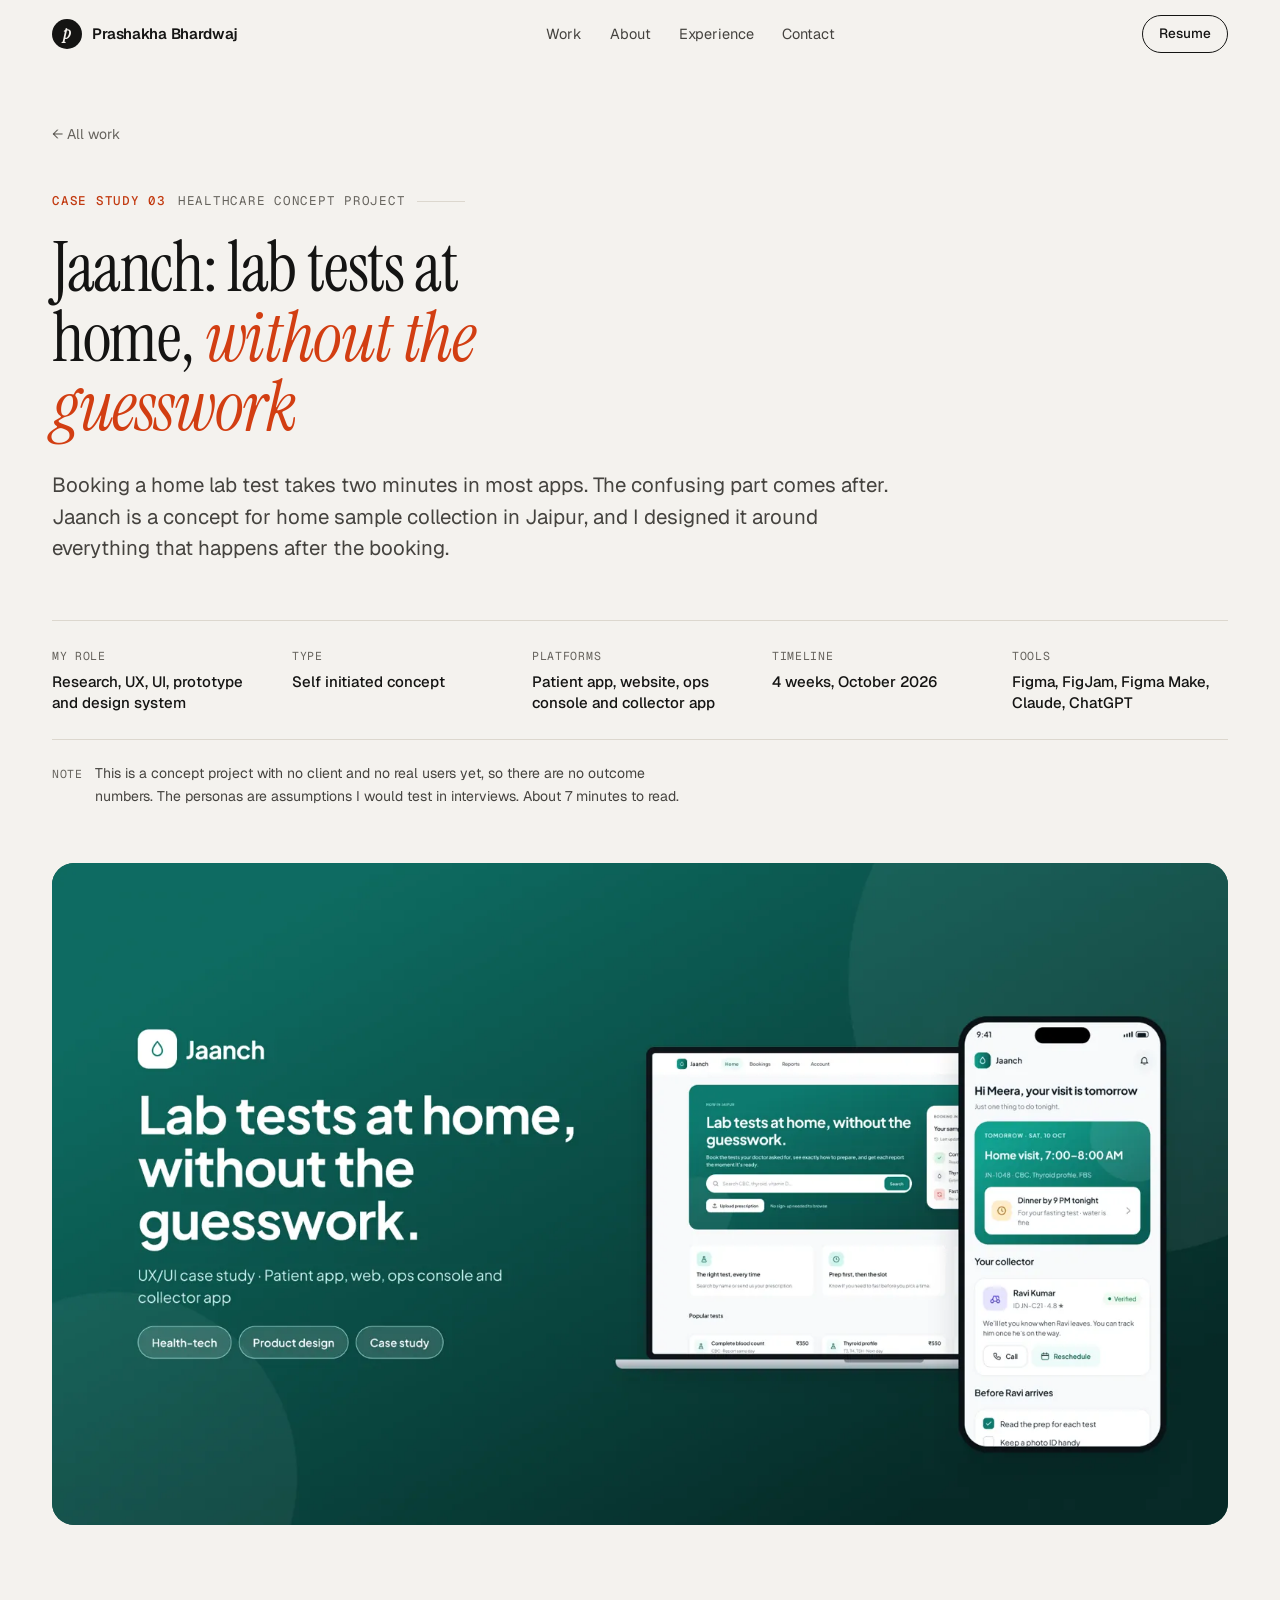
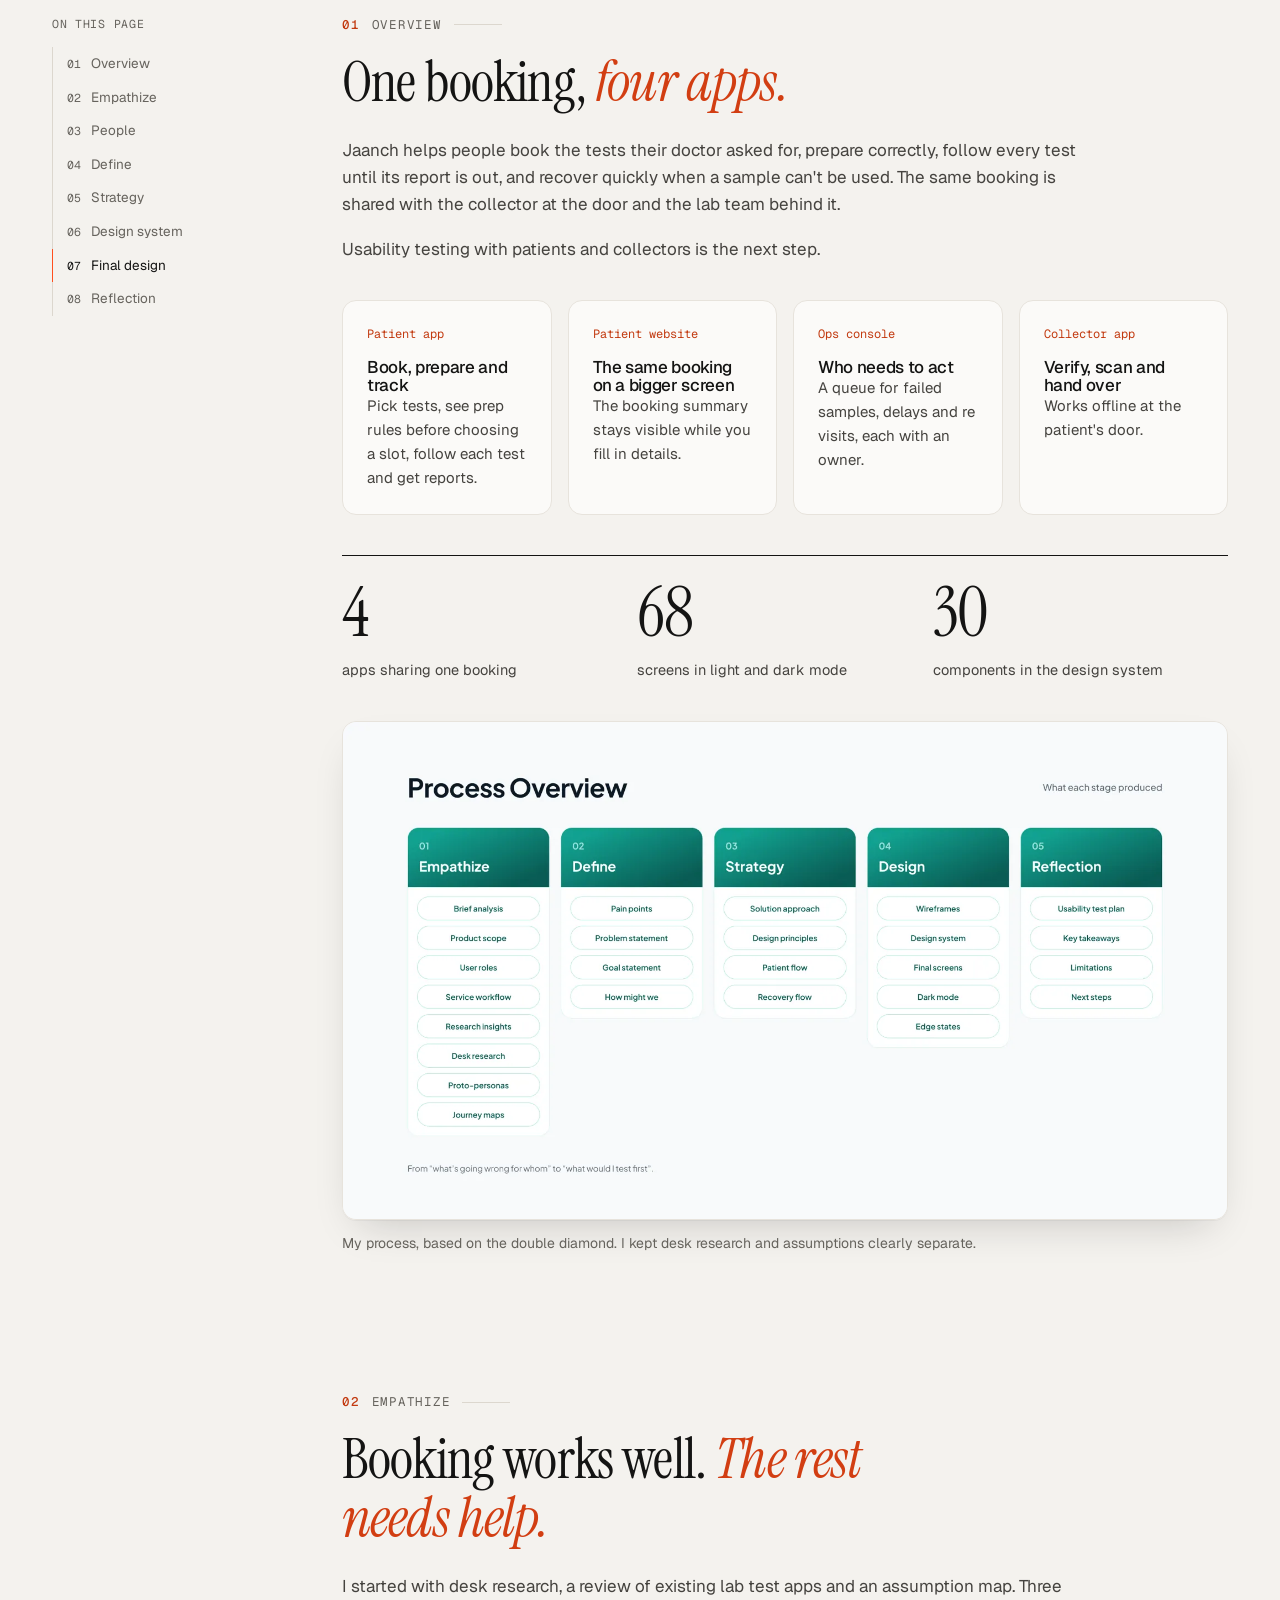
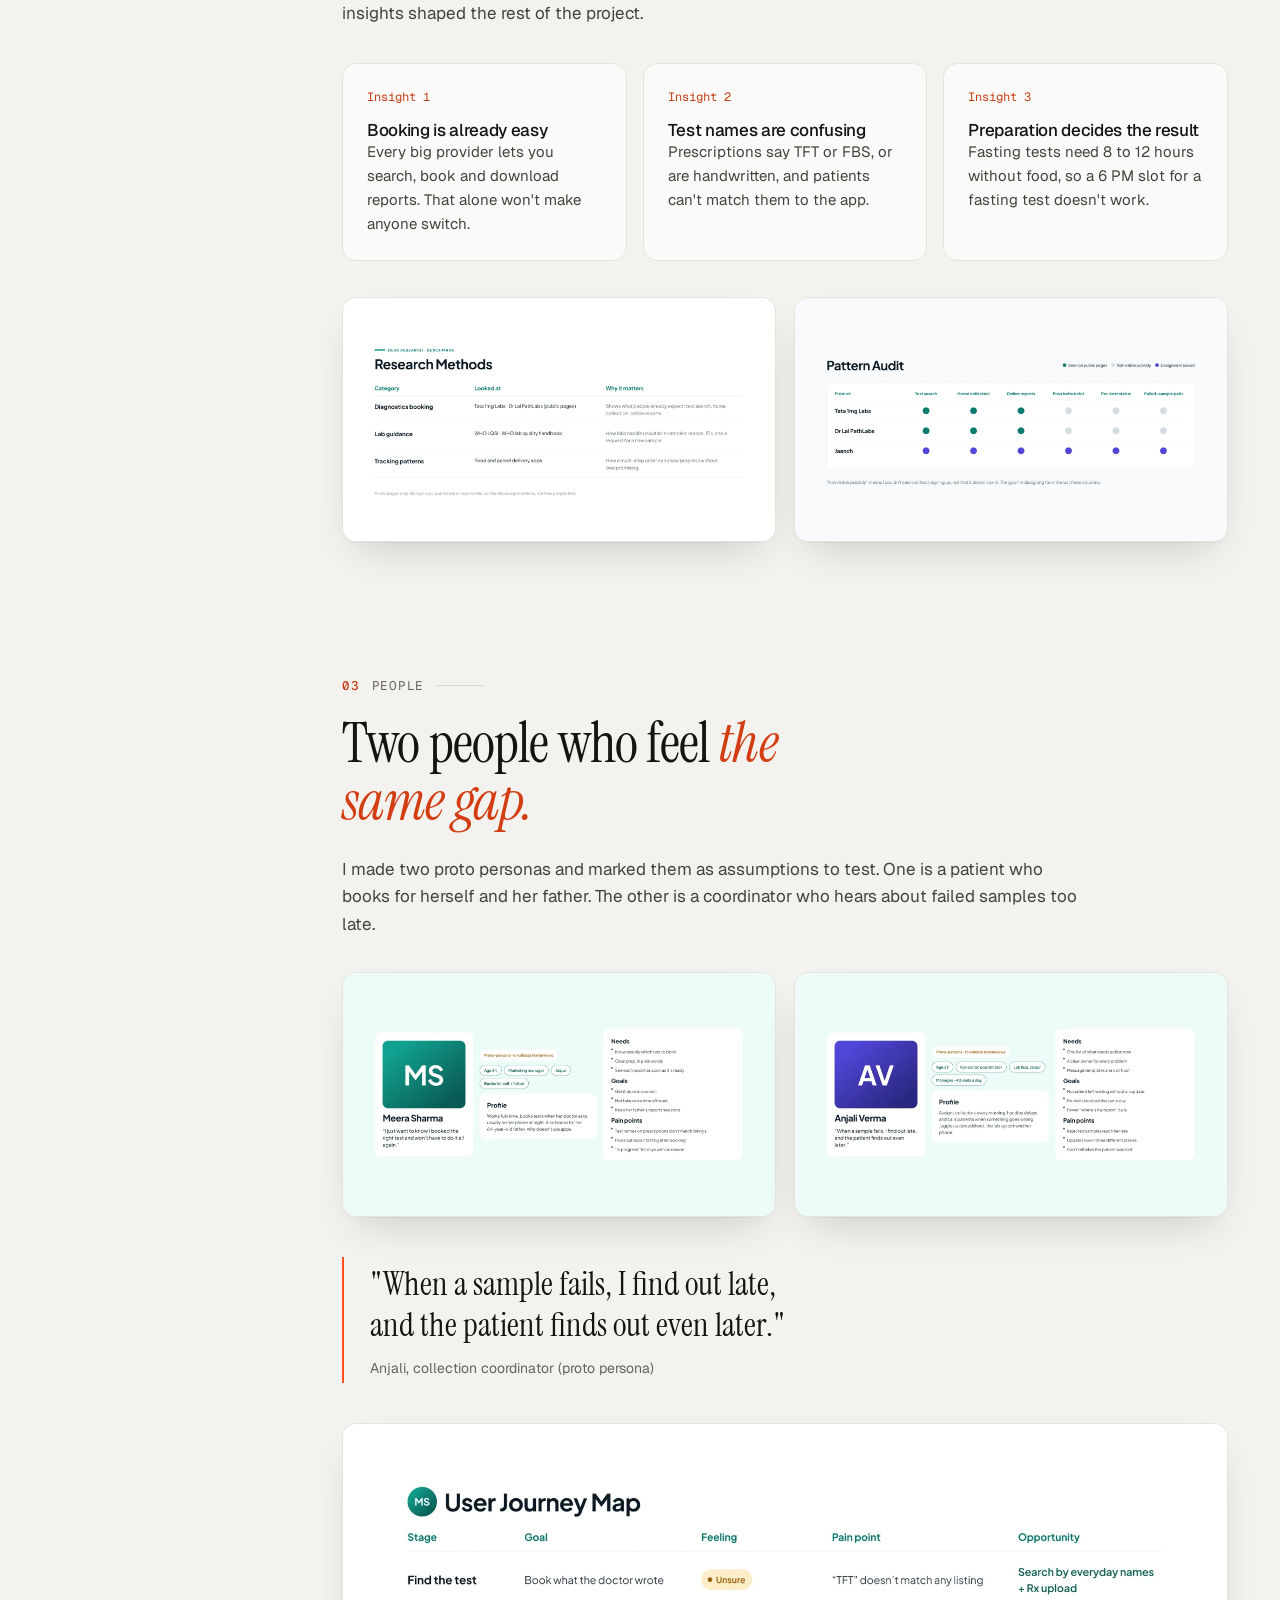
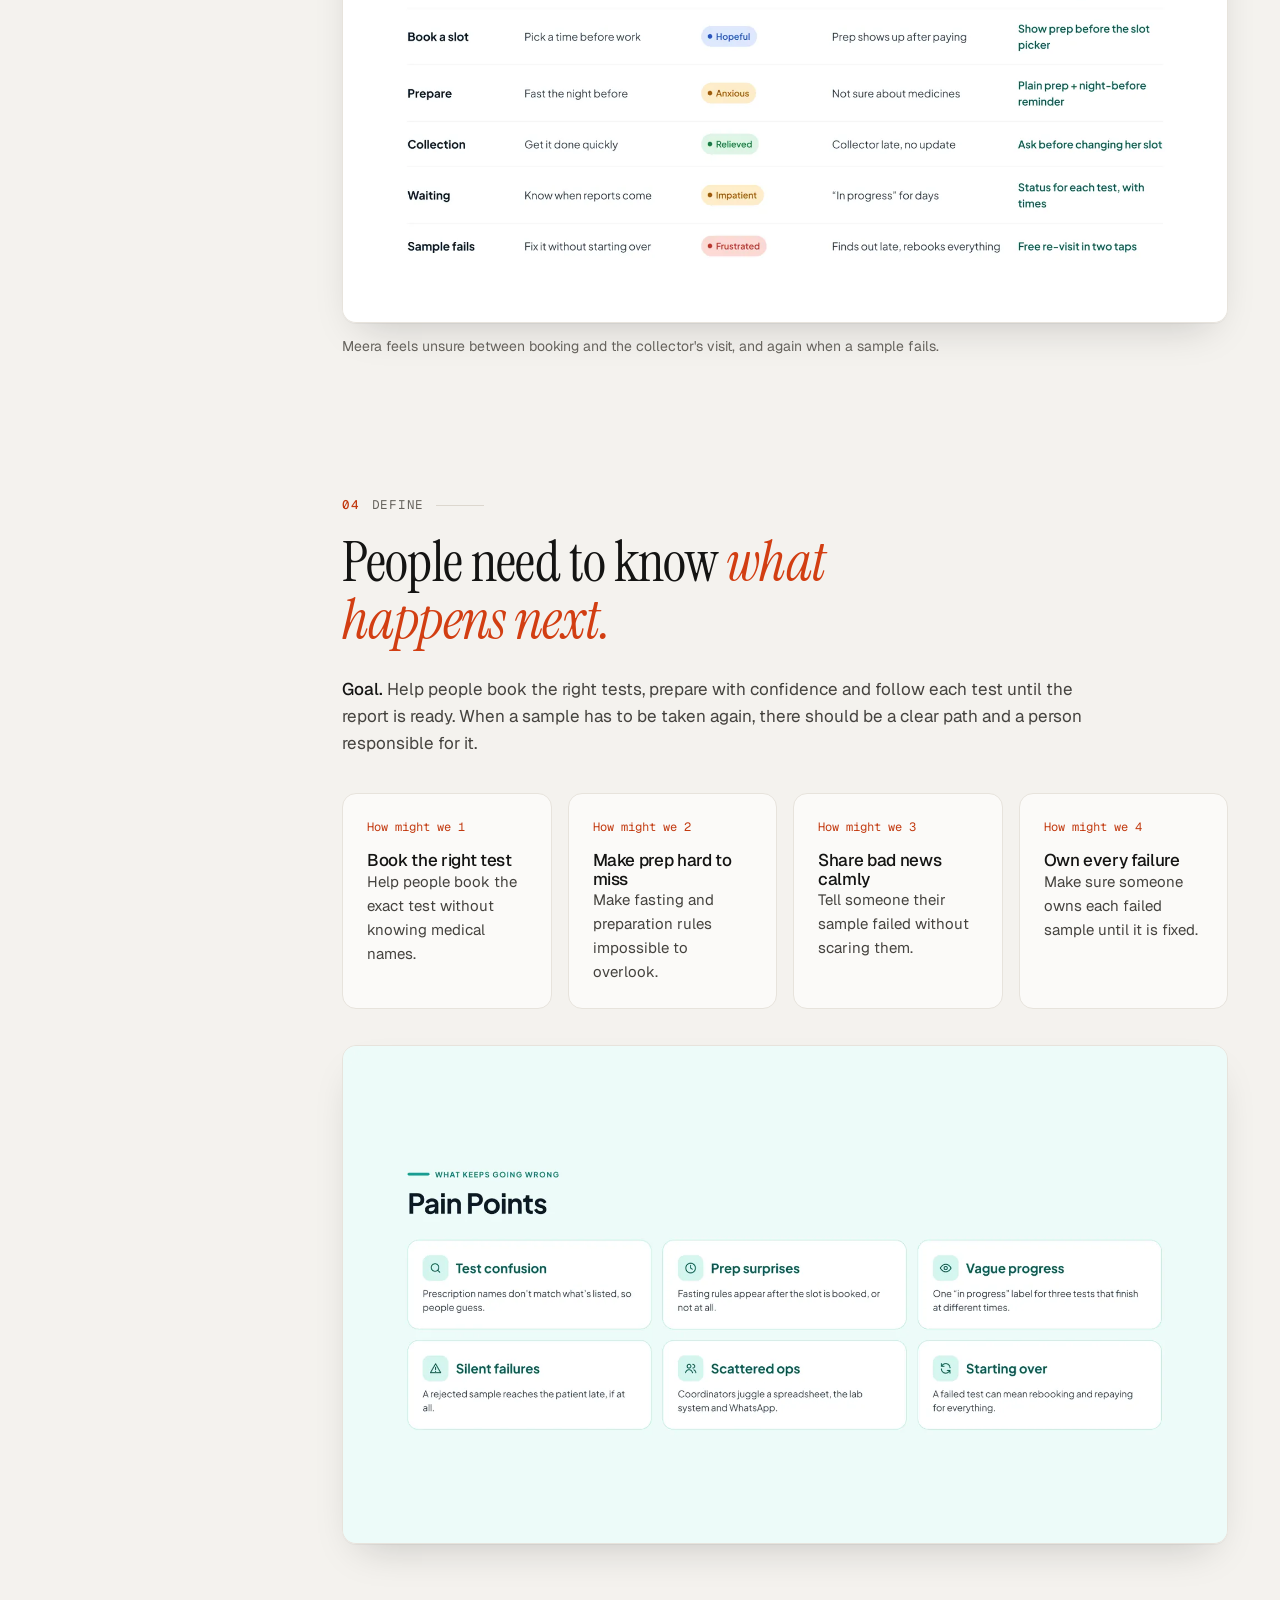
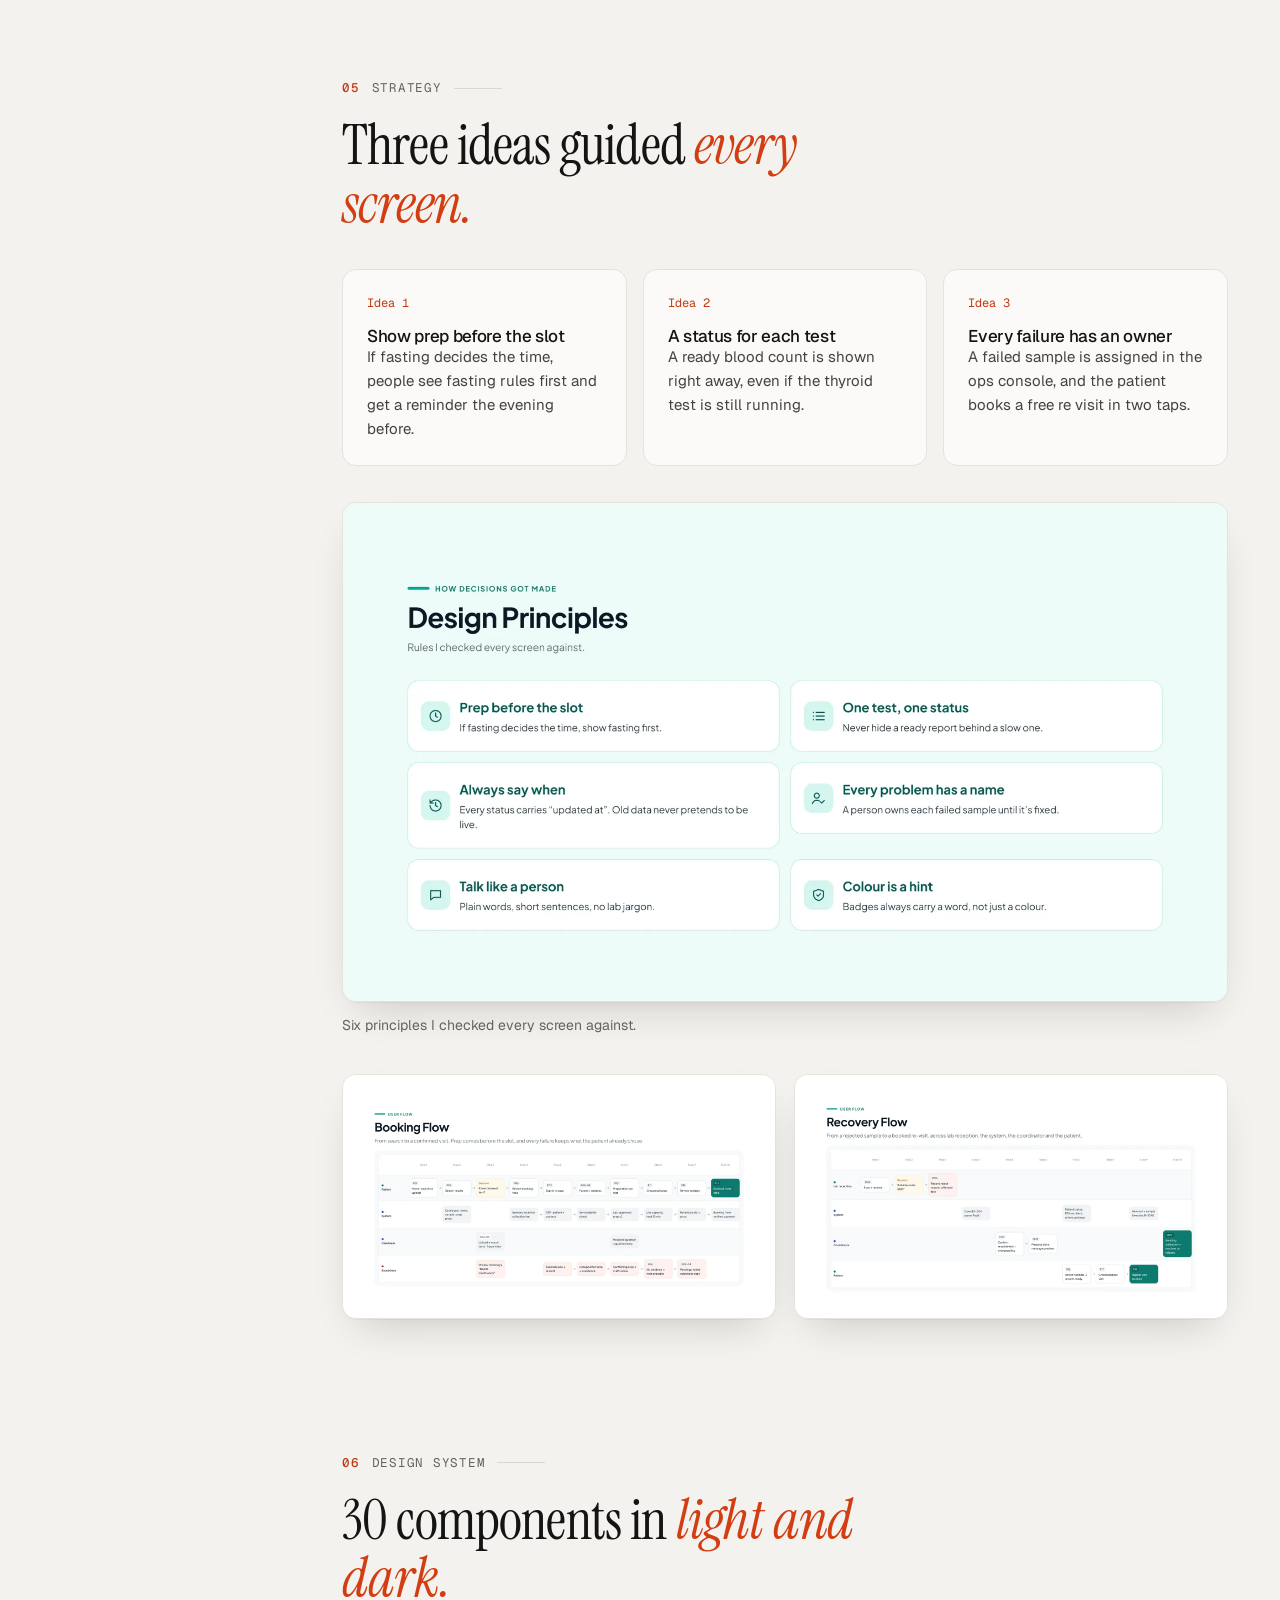
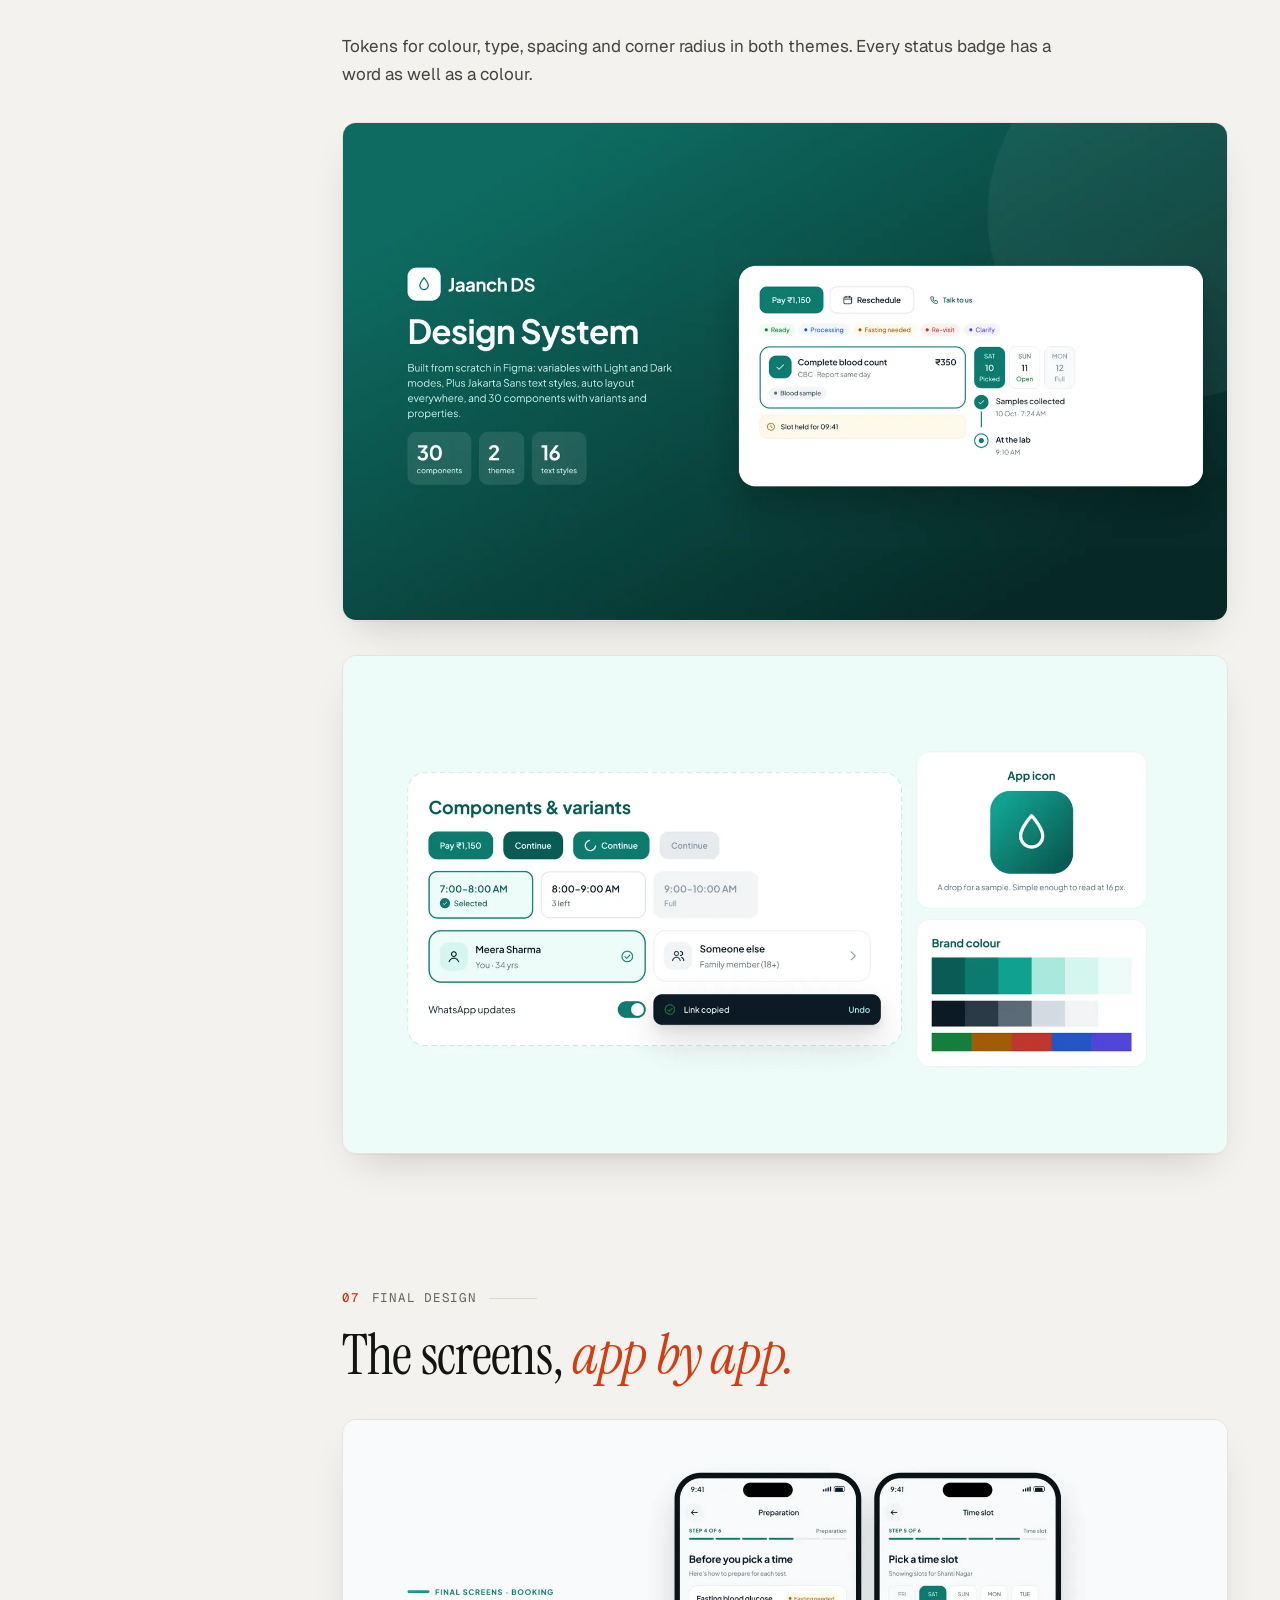
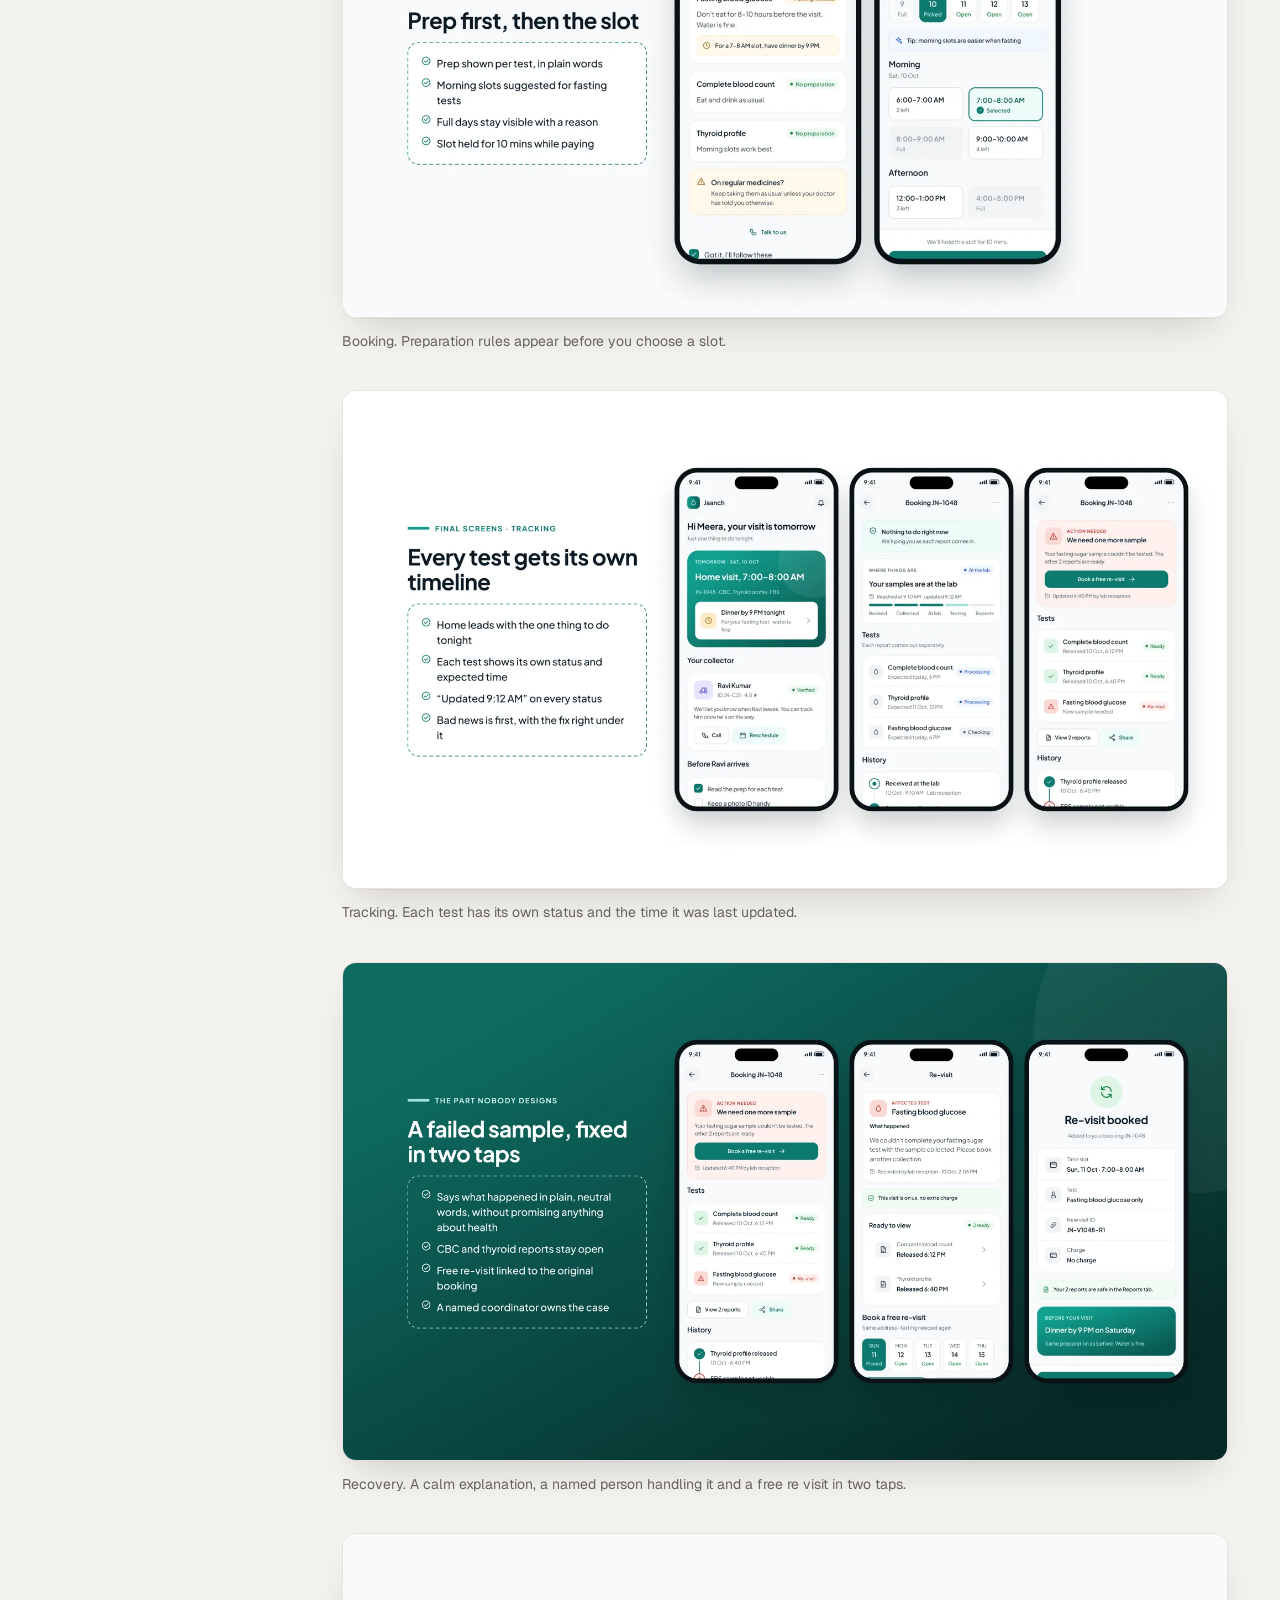
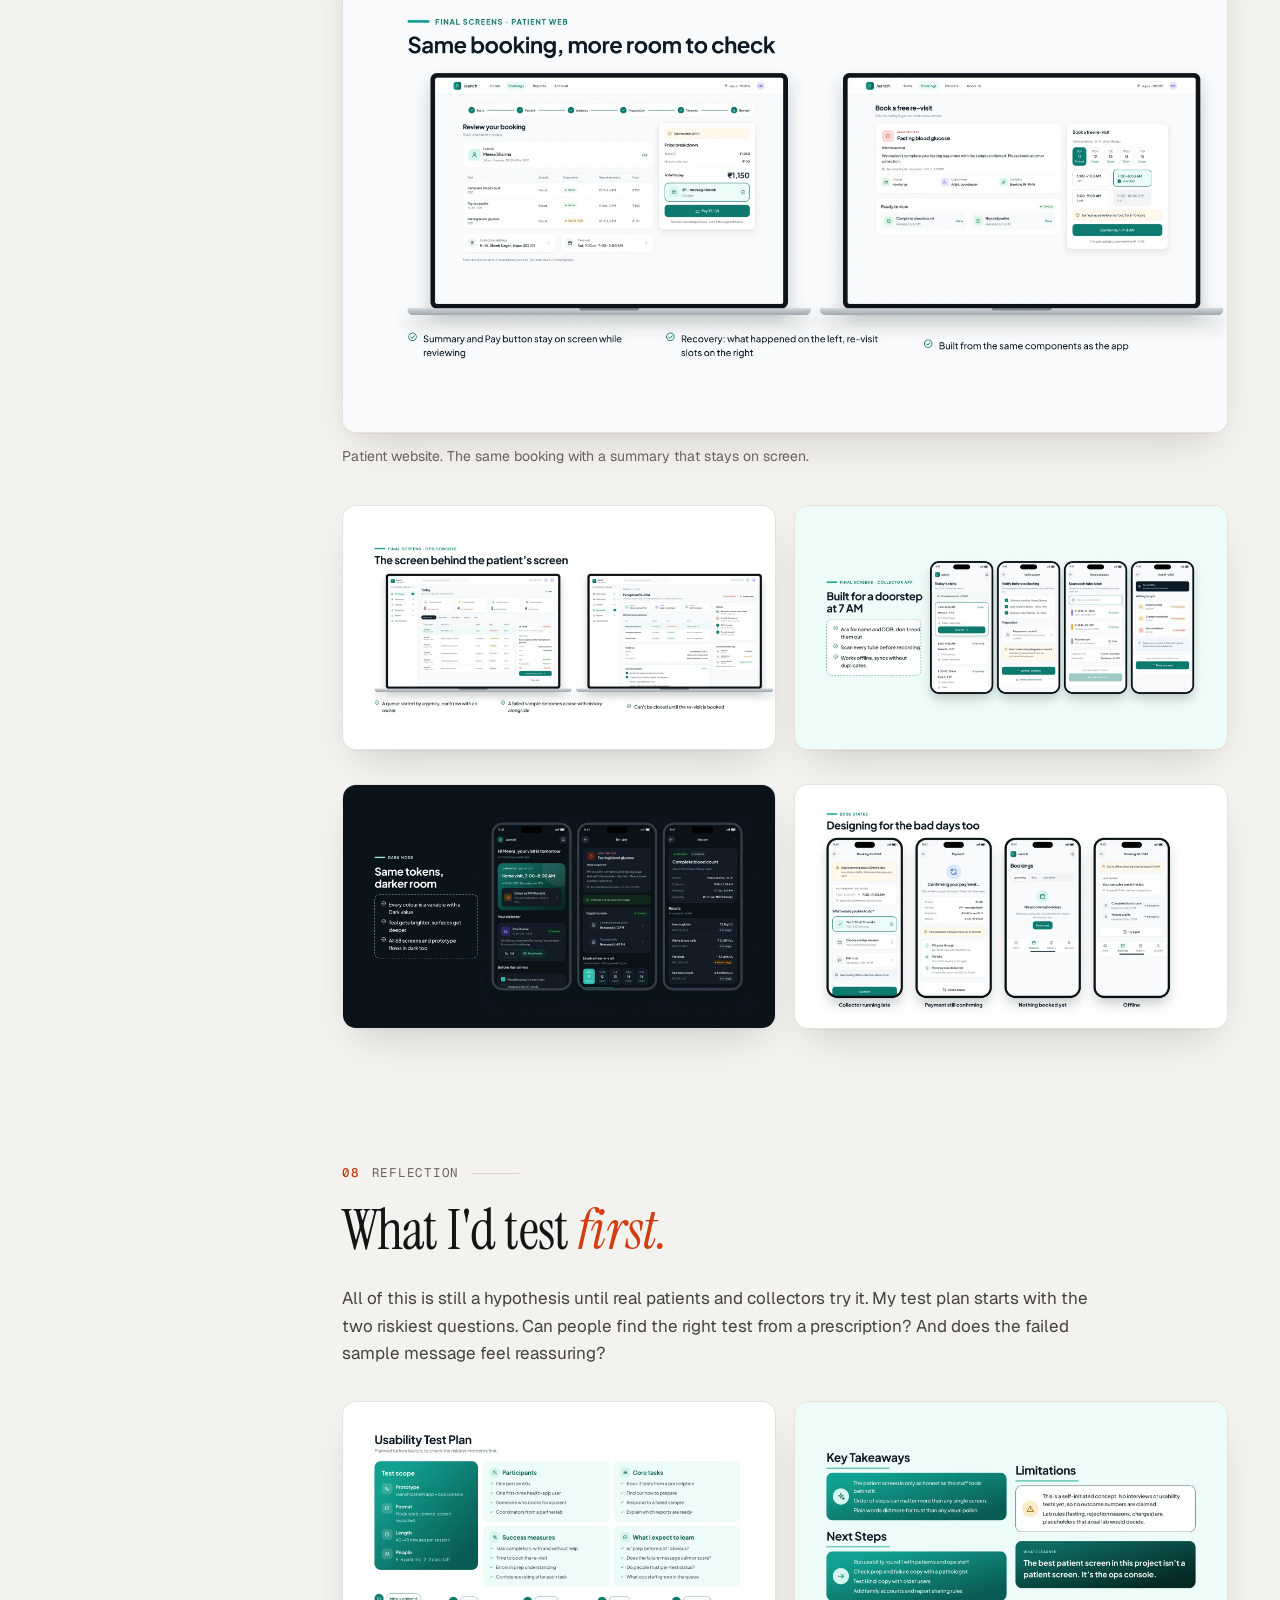
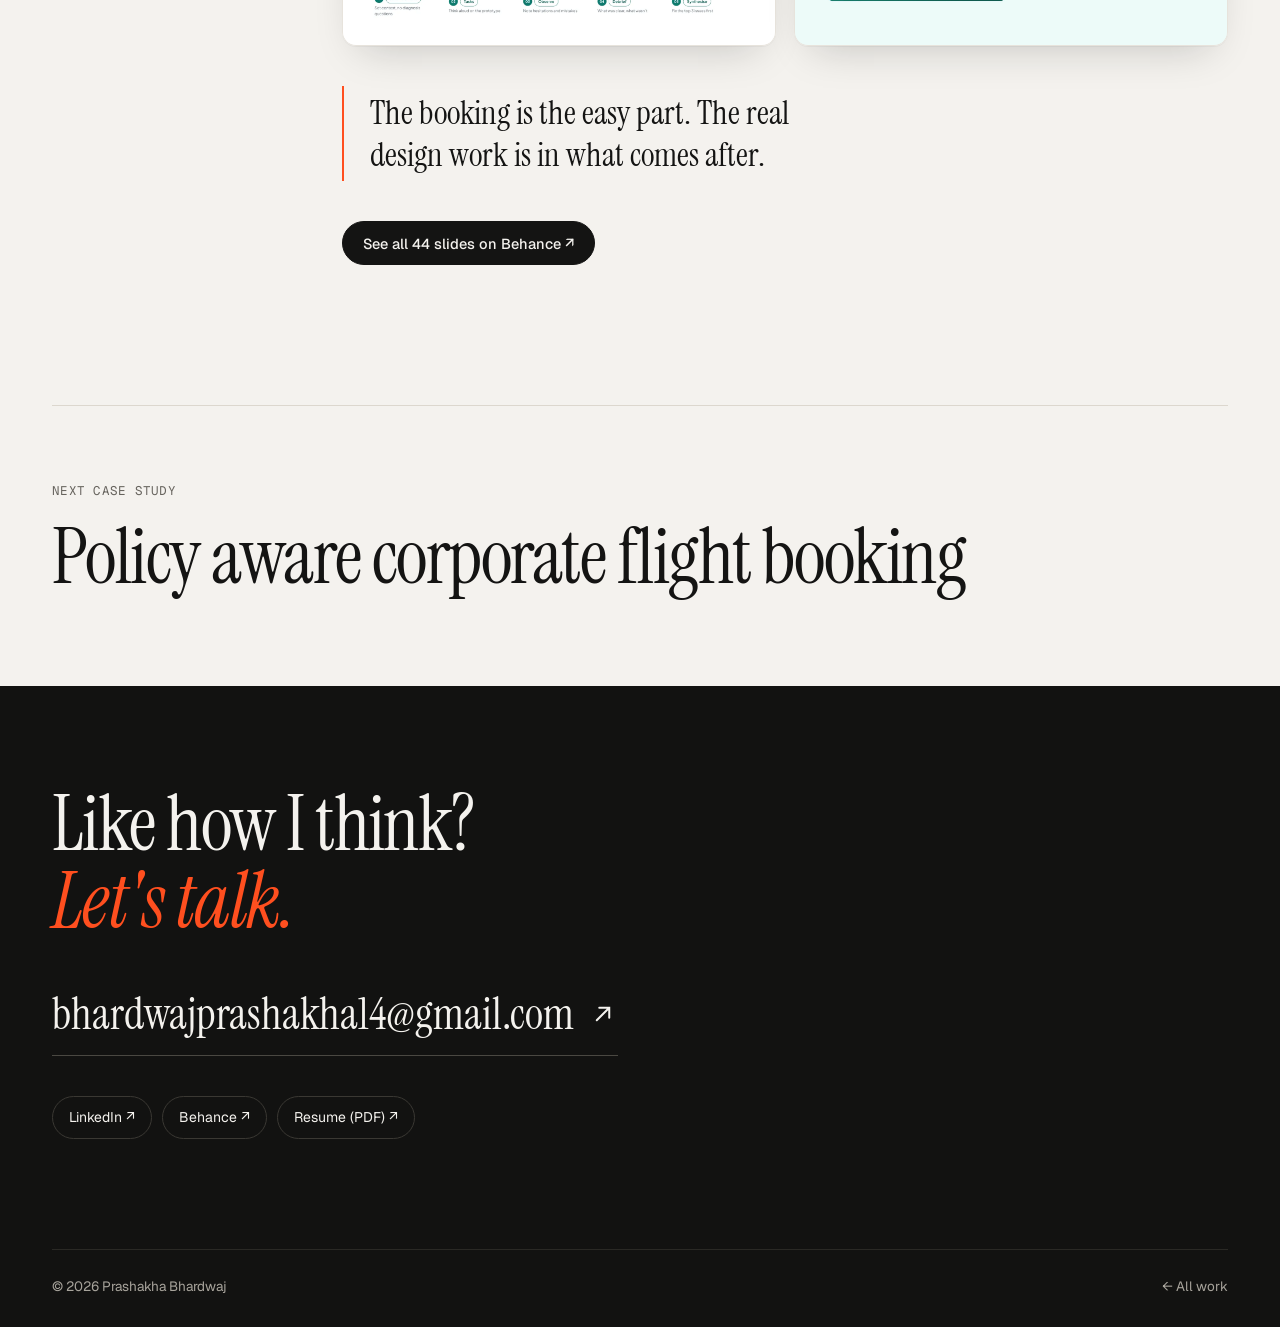
<file: jaanch.html>
<!DOCTYPE html>
<html lang="en">
<head>
<meta charset="UTF-8">
<meta name="viewport" content="width=device-width, initial-scale=1">
<title>Jaanch: Lab Tests at Home | Prashakha Bhardwaj</title>
<meta name="description" content="Concept case study for a home lab testing service across a patient app, website, ops console and collector app.">
<meta property="og:title" content="Jaanch: Lab Tests at Home">
<meta property="og:description" content="Concept case study for a home lab testing service across a patient app, website, ops console and collector app.">
<link rel="preconnect" href="https://fonts.googleapis.com">
<link rel="preconnect" href="https://fonts.gstatic.com" crossorigin>
<link href="https://fonts.googleapis.com/css2?family=Geist:wght@400;500;600&family=Geist+Mono:wght@400;500&family=Instrument+Serif:ital@0;1&display=swap" rel="stylesheet">
<link rel="stylesheet" href="../assets/site.css">
<link rel="icon" href="data:image/svg+xml,%3Csvg xmlns='http://www.w3.org/2000/svg' viewBox='0 0 32 32'%3E%3Ccircle cx='16' cy='16' r='16' fill='%23141413'/%3E%3Ctext x='16' y='22' font-family='Georgia' font-style='italic' font-size='18' fill='%23F4F2EE' text-anchor='middle'%3Ep%3C/text%3E%3C/svg%3E">
</head>
<body>
<header class="nav">
  <div class="wrap">
    <a href="../index.html" class="brand"><span class="mark">p</span>Prashakha Bhardwaj</a>
    <nav class="nav-links" aria-label="Site">
      <a href="../index.html#work">Work</a>
      <a href="../index.html#about">About</a>
      <a href="../index.html#experience">Experience</a>
      <a href="../index.html#contact">Contact</a>
    </nav>
    <a class="btn btn-line" href="../Prashakha-Bhardwaj-Resume.pdf" target="_blank" rel="noopener">Resume</a>
  </div>
</header>
<main>
<div class="cs-hero"><div class="wrap">
<a class="back" href="../index.html#work">← All work</a>
<div class="kicker rv"><b>Case study 03</b> Healthcare concept project</div>
<h1 class="h-xl rv">Jaanch: lab tests at home, <em>without the guesswork</em></h1>
<p class="lede rv">Booking a home lab test takes two minutes in most apps. The confusing part comes after. Jaanch is a concept for home sample collection in Jaipur, and I designed it around everything that happens after the booking.</p>
<div class="cs-facts rv"><div><span>My role</span><b>Research, UX, UI, prototype and design system</b></div><div><span>Type</span><b>Self initiated concept</b></div><div><span>Platforms</span><b>Patient app, website, ops console and collector app</b></div><div><span>Timeline</span><b>4 weeks, October 2026</b></div><div><span>Tools</span><b>Figma, FigJam, Figma Make, Claude, ChatGPT</b></div></div>
<p class="cs-note rv"><b>Note</b><span>This is a concept project with no client and no real users yet, so there are no outcome numbers. The personas are assumptions I would test in interviews. About 7 minutes to read.</span></p>
<div class="cs-cover full bg-teal rv"><img src="../assets/img/jaanch-01-cover.webp" alt="Jaanch: lab tests at home, without the guesswork"></div>
</div></div>
<div class="wrap"><div class="cs"><nav class="toc" aria-label="On this page"><p>On this page</p><a href="#overview"><span>01</span>Overview</a><a href="#research"><span>02</span>Empathize</a><a href="#people"><span>03</span>People</a><a href="#define"><span>04</span>Define</a><a href="#strategy"><span>05</span>Strategy</a><a href="#system"><span>06</span>Design system</a><a href="#screens"><span>07</span>Final design</a><a href="#reflection"><span>08</span>Reflection</a></nav><div><section class="chap" id="overview"><div class="kicker rv"><b>01</b> Overview</div><h2 class="h2 rv">One booking, <em>four apps.</em></h2>
<div class="prose rv"><p>Jaanch helps people book the tests their doctor asked for, prepare correctly, follow every test until its report is out, and recover quickly when a sample can't be used. The same booking is shared with the collector at the door and the lab team behind it.</p>
<p>Usability testing with patients and collectors is the next step.</p></div>
<div class="cols c4 rv"><div class="cell"><span class="n">Patient app</span><h4>Book, prepare and track</h4><p>Pick tests, see prep rules before choosing a slot, follow each test and get reports.</p></div><div class="cell"><span class="n">Patient website</span><h4>The same booking on a bigger screen</h4><p>The booking summary stays visible while you fill in details.</p></div><div class="cell"><span class="n">Ops console</span><h4>Who needs to act</h4><p>A queue for failed samples, delays and re visits, each with an owner.</p></div><div class="cell"><span class="n">Collector app</span><h4>Verify, scan and hand over</h4><p>Works offline at the patient's door.</p></div></div><div class="stats rv"><div><b>4</b><span>apps sharing one booking</span></div><div><b>68</b><span>screens in light and dark mode</span></div><div><b>30</b><span>components in the design system</span></div></div><figure class="rv"><div class="slide"><img src="../assets/img/jaanch-04-process-overview.webp" alt="Design process: empathize, define, strategy, design, reflection" loading="lazy"></div><figcaption><span>My process, based on the double diamond. I kept desk research and assumptions clearly separate.</span></figcaption></figure></section>
<section class="chap" id="research"><div class="kicker rv"><b>02</b> Empathize</div><h2 class="h2 rv">Booking works well. <em>The rest needs help.</em></h2>
<div class="prose rv"><p>I started with desk research, a review of existing lab test apps and an assumption map. Three insights shaped the rest of the project.</p></div>
<div class="cols  rv"><div class="cell"><span class="n">Insight 1</span><h4>Booking is already easy</h4><p>Every big provider lets you search, book and download reports. That alone won't make anyone switch.</p></div><div class="cell"><span class="n">Insight 2</span><h4>Test names are confusing</h4><p>Prescriptions say TFT or FBS, or are handwritten, and patients can't match them to the app.</p></div><div class="cell"><span class="n">Insight 3</span><h4>Preparation decides the result</h4><p>Fasting tests need 8 to 12 hours without food, so a 6 PM slot for a fasting test doesn't work.</p></div></div><div class="pair"><figure class="rv"><div class="slide"><img src="../assets/img/jaanch-12-research-methods.webp" alt="Research methods" loading="lazy"></div></figure><figure class="rv"><div class="slide"><img src="../assets/img/jaanch-13-pattern-audit.webp" alt="Pattern audit of existing lab-test apps" loading="lazy"></div></figure></div></section>
<section class="chap" id="people"><div class="kicker rv"><b>03</b> People</div><h2 class="h2 rv">Two people who feel <em>the same gap.</em></h2>
<div class="prose rv"><p>I made two proto personas and marked them as assumptions to test. One is a patient who books for herself and her father. The other is a coordinator who hears about failed samples too late.</p></div>
<div class="pair"><figure class="rv"><div class="slide"><img src="../assets/img/jaanch-14-persona-meera.webp" alt="Persona: Meera Sharma, 34, books tests for herself and her father" loading="lazy"></div></figure><figure class="rv"><div class="slide"><img src="../assets/img/jaanch-15-persona-anjali.webp" alt="Persona: Anjali Verma, 29, collection coordinator" loading="lazy"></div></figure></div>
<blockquote class="quote rv">"When a sample fails, I find out late, and the patient finds out even later."<cite>Anjali, collection coordinator (proto persona)</cite></blockquote>
<figure class="rv"><div class="slide"><img src="../assets/img/jaanch-18-journey-meera.webp" alt="Meera&#x27;s journey map from booking to report" loading="lazy"></div><figcaption><span>Meera feels unsure between booking and the collector's visit, and again when a sample fails.</span></figcaption></figure></section>
<section class="chap" id="define"><div class="kicker rv"><b>04</b> Define</div><h2 class="h2 rv">People need to know <em>what happens next.</em></h2>
<div class="prose rv"><p><strong>Goal.</strong> Help people book the right tests, prepare with confidence and follow each test until the report is ready. When a sample has to be taken again, there should be a clear path and a person responsible for it.</p></div>
<div class="cols c4 rv"><div class="cell"><span class="n">How might we 1</span><h4>Book the right test</h4><p>Help people book the exact test without knowing medical names.</p></div><div class="cell"><span class="n">How might we 2</span><h4>Make prep hard to miss</h4><p>Make fasting and preparation rules impossible to overlook.</p></div><div class="cell"><span class="n">How might we 3</span><h4>Share bad news calmly</h4><p>Tell someone their sample failed without scaring them.</p></div><div class="cell"><span class="n">How might we 4</span><h4>Own every failure</h4><p>Make sure someone owns each failed sample until it is fixed.</p></div></div><figure class="rv"><div class="slide"><img src="../assets/img/jaanch-21-pain-points.webp" alt="Pain points across patient and operations" loading="lazy"></div></figure></section>
<section class="chap" id="strategy"><div class="kicker rv"><b>05</b> Strategy</div><h2 class="h2 rv">Three ideas guided <em>every screen.</em></h2><div class="cols  rv"><div class="cell"><span class="n">Idea 1</span><h4>Show prep before the slot</h4><p>If fasting decides the time, people see fasting rules first and get a reminder the evening before.</p></div><div class="cell"><span class="n">Idea 2</span><h4>A status for each test</h4><p>A ready blood count is shown right away, even if the thyroid test is still running.</p></div><div class="cell"><span class="n">Idea 3</span><h4>Every failure has an owner</h4><p>A failed sample is assigned in the ops console, and the patient books a free re visit in two taps.</p></div></div><figure class="rv"><div class="slide"><img src="../assets/img/jaanch-26-design-principles.webp" alt="Six design principles" loading="lazy"></div><figcaption><span>Six principles I checked every screen against.</span></figcaption></figure><div class="pair"><figure class="rv"><div class="slide"><img src="../assets/img/jaanch-27-booking-flow.webp" alt="Booking flow" loading="lazy"></div></figure><figure class="rv"><div class="slide"><img src="../assets/img/jaanch-28-recovery-flow.webp" alt="Recovery flow for a failed sample" loading="lazy"></div></figure></div></section>
<section class="chap" id="system"><div class="kicker rv"><b>06</b> Design system</div><h2 class="h2 rv">30 components in <em>light and dark.</em></h2>
<div class="prose rv"><p>Tokens for colour, type, spacing and corner radius in both themes. Every status badge has a word as well as a colour.</p></div>
<figure class="rv"><div class="slide"><img src="../assets/img/jaanch-31-design-system.webp" alt="Design system foundations" loading="lazy"></div></figure><figure class="rv"><div class="slide"><img src="../assets/img/jaanch-32-components-colour.webp" alt="Components and colour tokens" loading="lazy"></div></figure></section>
<section class="chap" id="screens"><div class="kicker rv"><b>07</b> Final design</div><h2 class="h2 rv">The screens, <em>app by app.</em></h2><figure class="rv"><div class="slide"><img src="../assets/img/jaanch-33-screens-booking.webp" alt="Patient app booking screens" loading="lazy"></div><figcaption><span>Booking. Preparation rules appear before you choose a slot.</span></figcaption></figure><figure class="rv"><div class="slide"><img src="../assets/img/jaanch-34-screens-tracking.webp" alt="Tracking screens with a status per test" loading="lazy"></div><figcaption><span>Tracking. Each test has its own status and the time it was last updated.</span></figcaption></figure><figure class="rv"><div class="slide"><img src="../assets/img/jaanch-35-screens-recovery.webp" alt="Recovery screens for a failed sample" loading="lazy"></div><figcaption><span>Recovery. A calm explanation, a named person handling it and a free re visit in two taps.</span></figcaption></figure><figure class="rv"><div class="slide"><img src="../assets/img/jaanch-36-screens-web.webp" alt="Patient website" loading="lazy"></div><figcaption><span>Patient website. The same booking with a summary that stays on screen.</span></figcaption></figure><div class="pair"><figure class="rv"><div class="slide"><img src="../assets/img/jaanch-37-screens-ops.webp" alt="Ops console queue" loading="lazy"></div></figure><figure class="rv"><div class="slide"><img src="../assets/img/jaanch-38-screens-collector.webp" alt="Collector app" loading="lazy"></div></figure></div><div class="pair"><figure class="rv"><div class="slide"><img src="../assets/img/jaanch-39-dark-mode.webp" alt="Dark mode" loading="lazy"></div></figure><figure class="rv"><div class="slide"><img src="../assets/img/jaanch-40-edge-states.webp" alt="Edge and empty states" loading="lazy"></div></figure></div></section>
<section class="chap" id="reflection"><div class="kicker rv"><b>08</b> Reflection</div><h2 class="h2 rv">What I'd test <em>first.</em></h2>
<div class="prose rv"><p>All of this is still a hypothesis until real patients and collectors try it. My test plan starts with the two riskiest questions. Can people find the right test from a prescription? And does the failed sample message feel reassuring?</p></div>
<div class="pair"><figure class="rv"><div class="slide"><img src="../assets/img/jaanch-42-usability-test-plan.webp" alt="Usability test plan" loading="lazy"></div></figure><figure class="rv"><div class="slide"><img src="../assets/img/jaanch-43-takeaways.webp" alt="Takeaways" loading="lazy"></div></figure></div>
<blockquote class="quote rv">The booking is the easy part. The real design work is in what comes after.</blockquote>
<a class="btn btn-ink rv" href="https://www.behance.net/gallery/257081867/Jaanch-Lab-Tests-at-Home-UX-Case-Study" target="_blank" rel="noopener">See all 44 slides on Behance ↗</a></section>
</div></div><a class="next" href="corporate-flight-booking.html"><span class="mono">Next case study</span><div class="h-xl">Policy aware corporate flight booking</div></a></div></main>
<footer class="contact" style="padding-top:100px">
  <div class="wrap">
    <h2 class="h-xl rv">Like how I think? <em>Let's talk.</em></h2>
    <a class="mail rv" href="mailto:bhardwajprashakha14@gmail.com">bhardwajprashakha14@gmail.com
      <svg width="30" height="30" viewBox="0 0 24 24" fill="none" stroke="currentColor" stroke-width="1.6" stroke-linecap="round"><path d="M7 17 17 7M9 7h8v8"/></svg></a>
    <div class="socials">
      <a href="https://www.linkedin.com/in/prashakha-bhardwaj-ux/" target="_blank" rel="noopener">LinkedIn ↗</a>
      <a href="https://www.behance.net/prashakbhardwa" target="_blank" rel="noopener">Behance ↗</a>
      <a href="../Prashakha-Bhardwaj-Resume.pdf" target="_blank" rel="noopener">Resume (PDF) ↗</a>
    </div>
    <div class="foot"><span>© <span id="year">2026</span> Prashakha Bhardwaj</span><a href="../index.html#work">← All work</a></div>
  </div>
</footer>
<script src="../assets/site.js"></script>
</body>
</html>
</file>
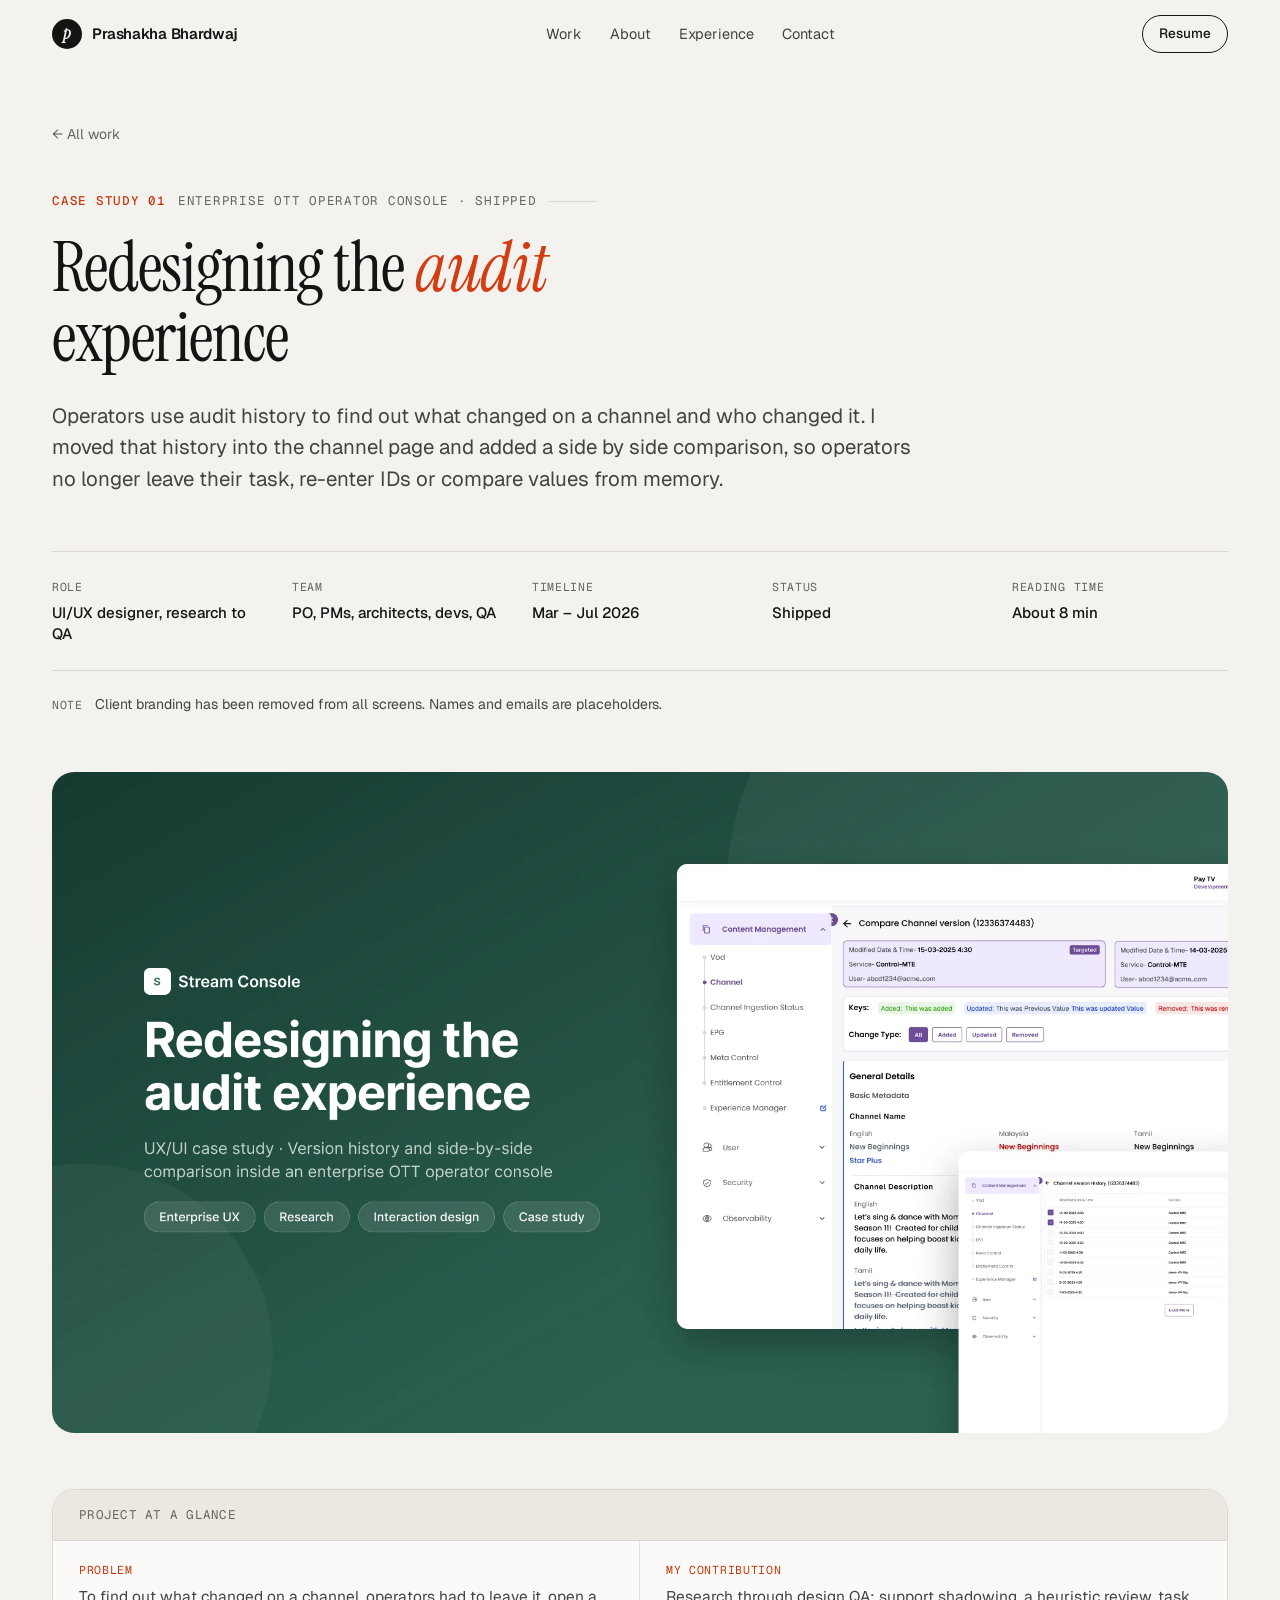
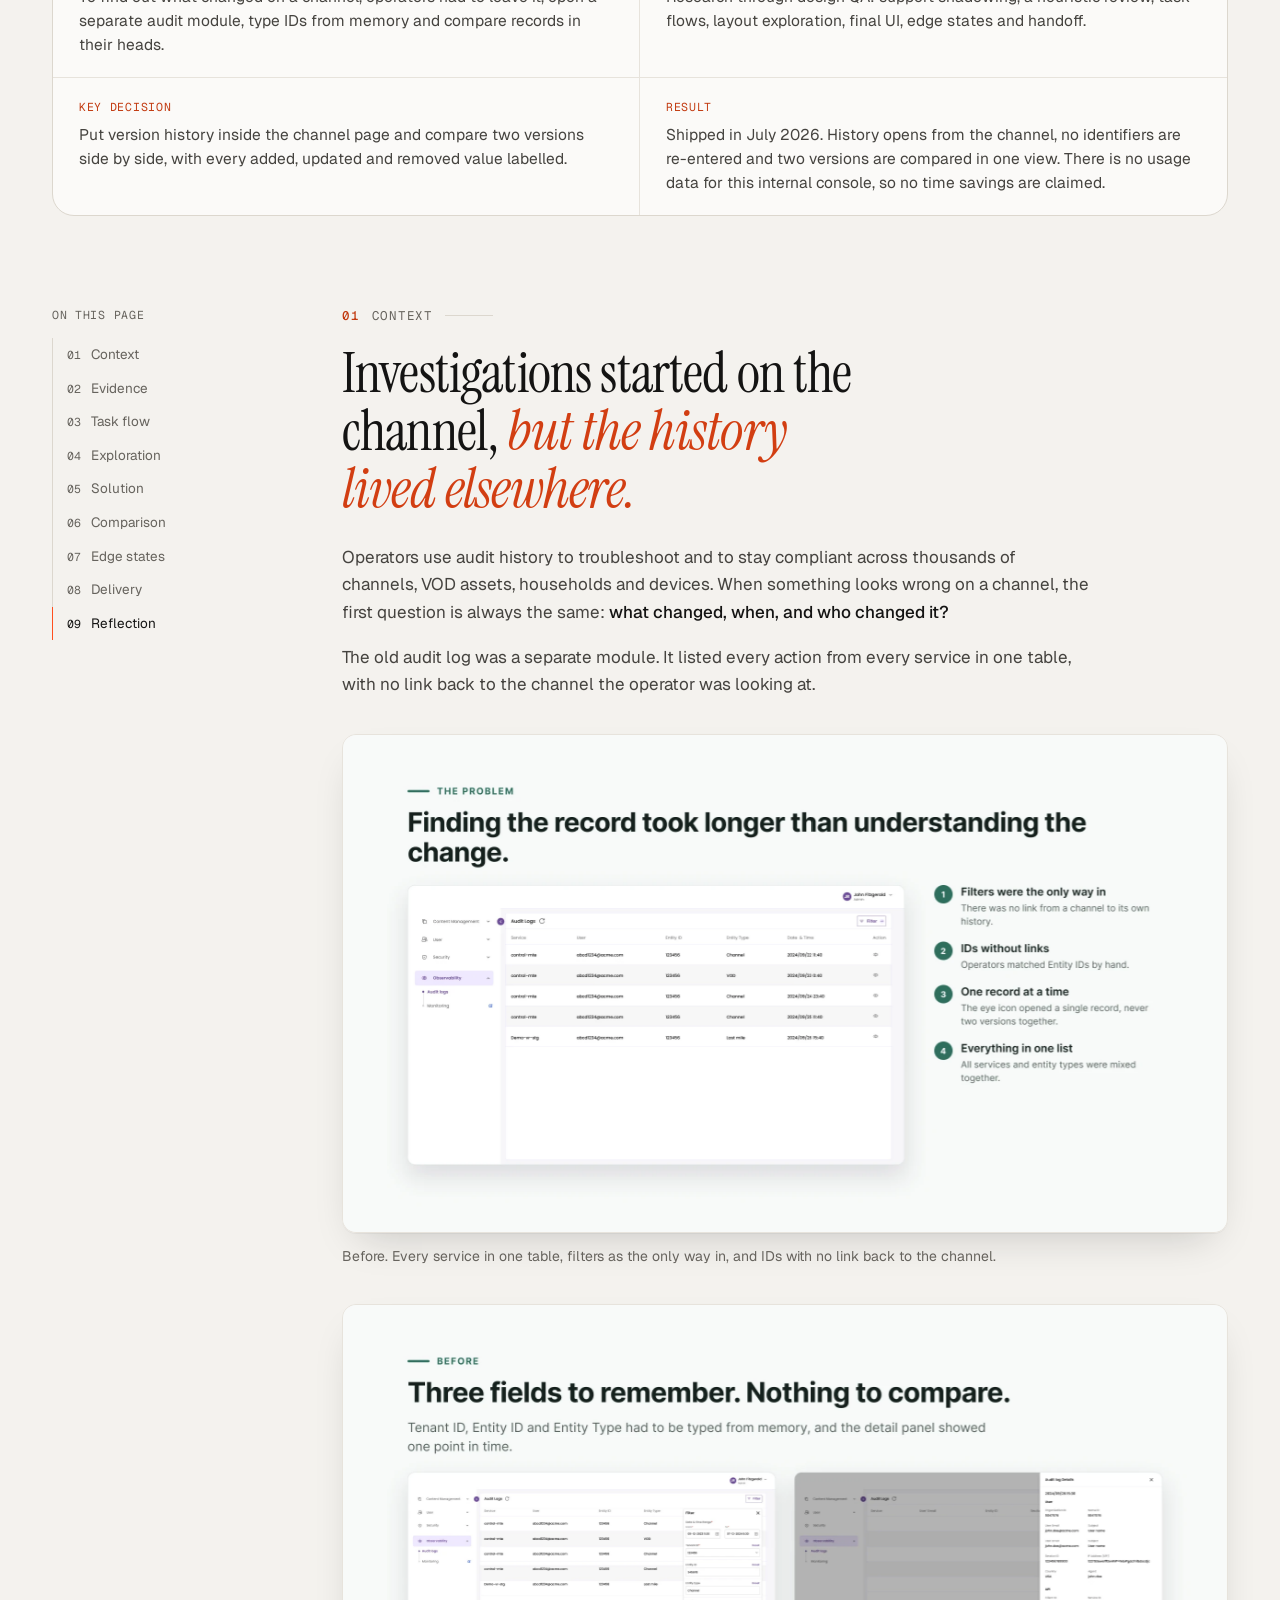
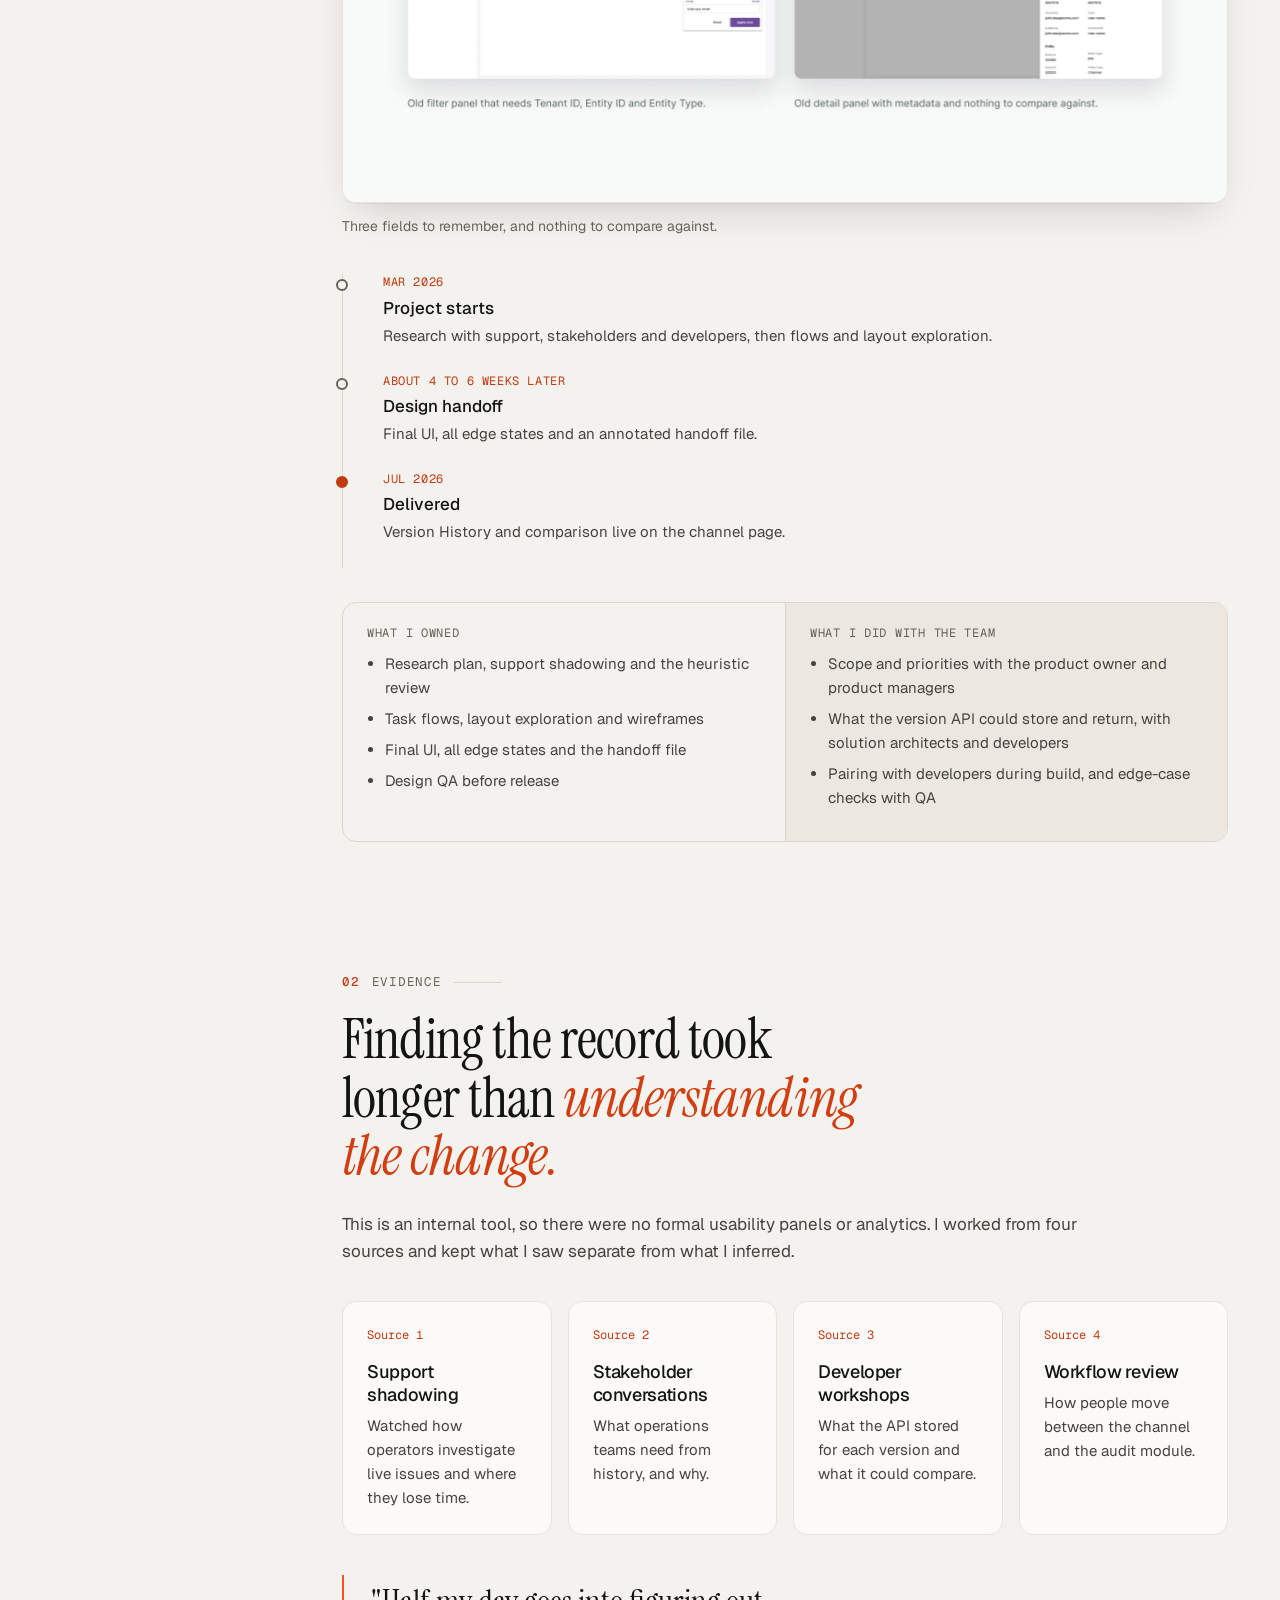
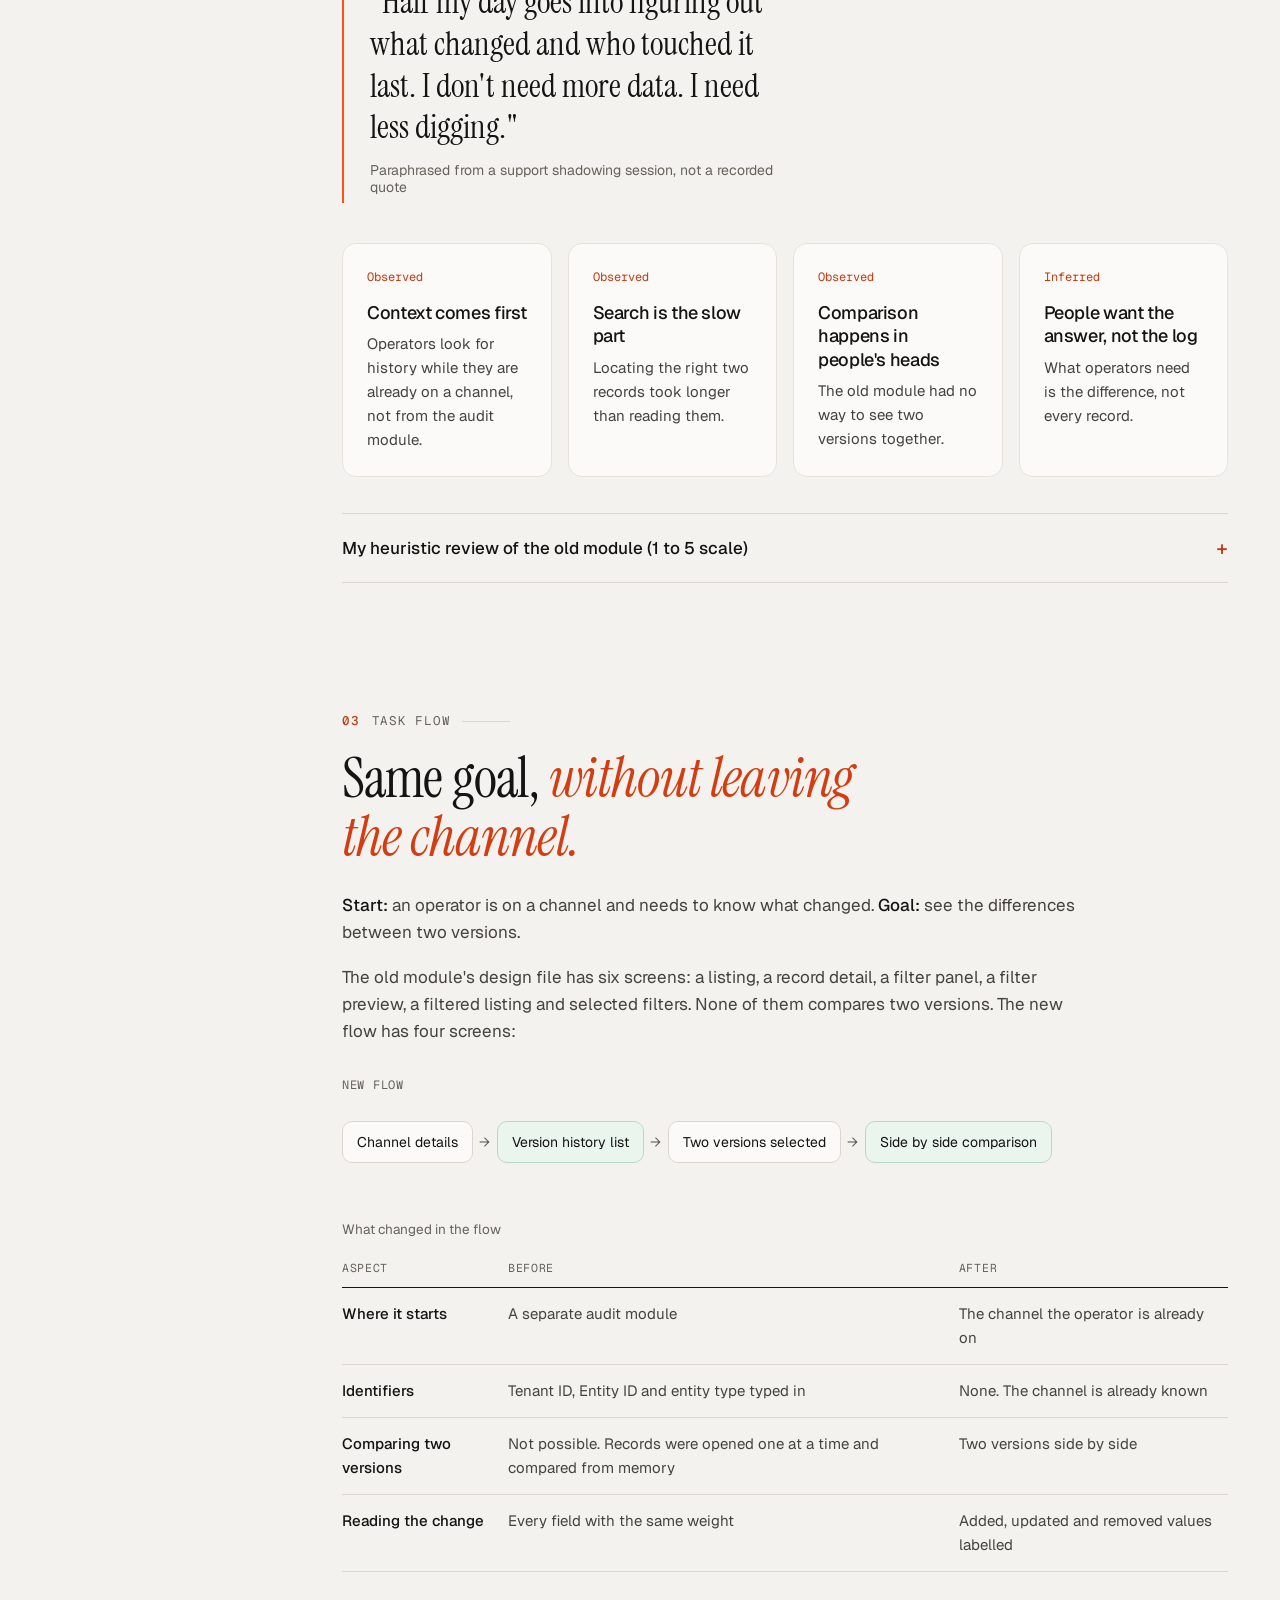
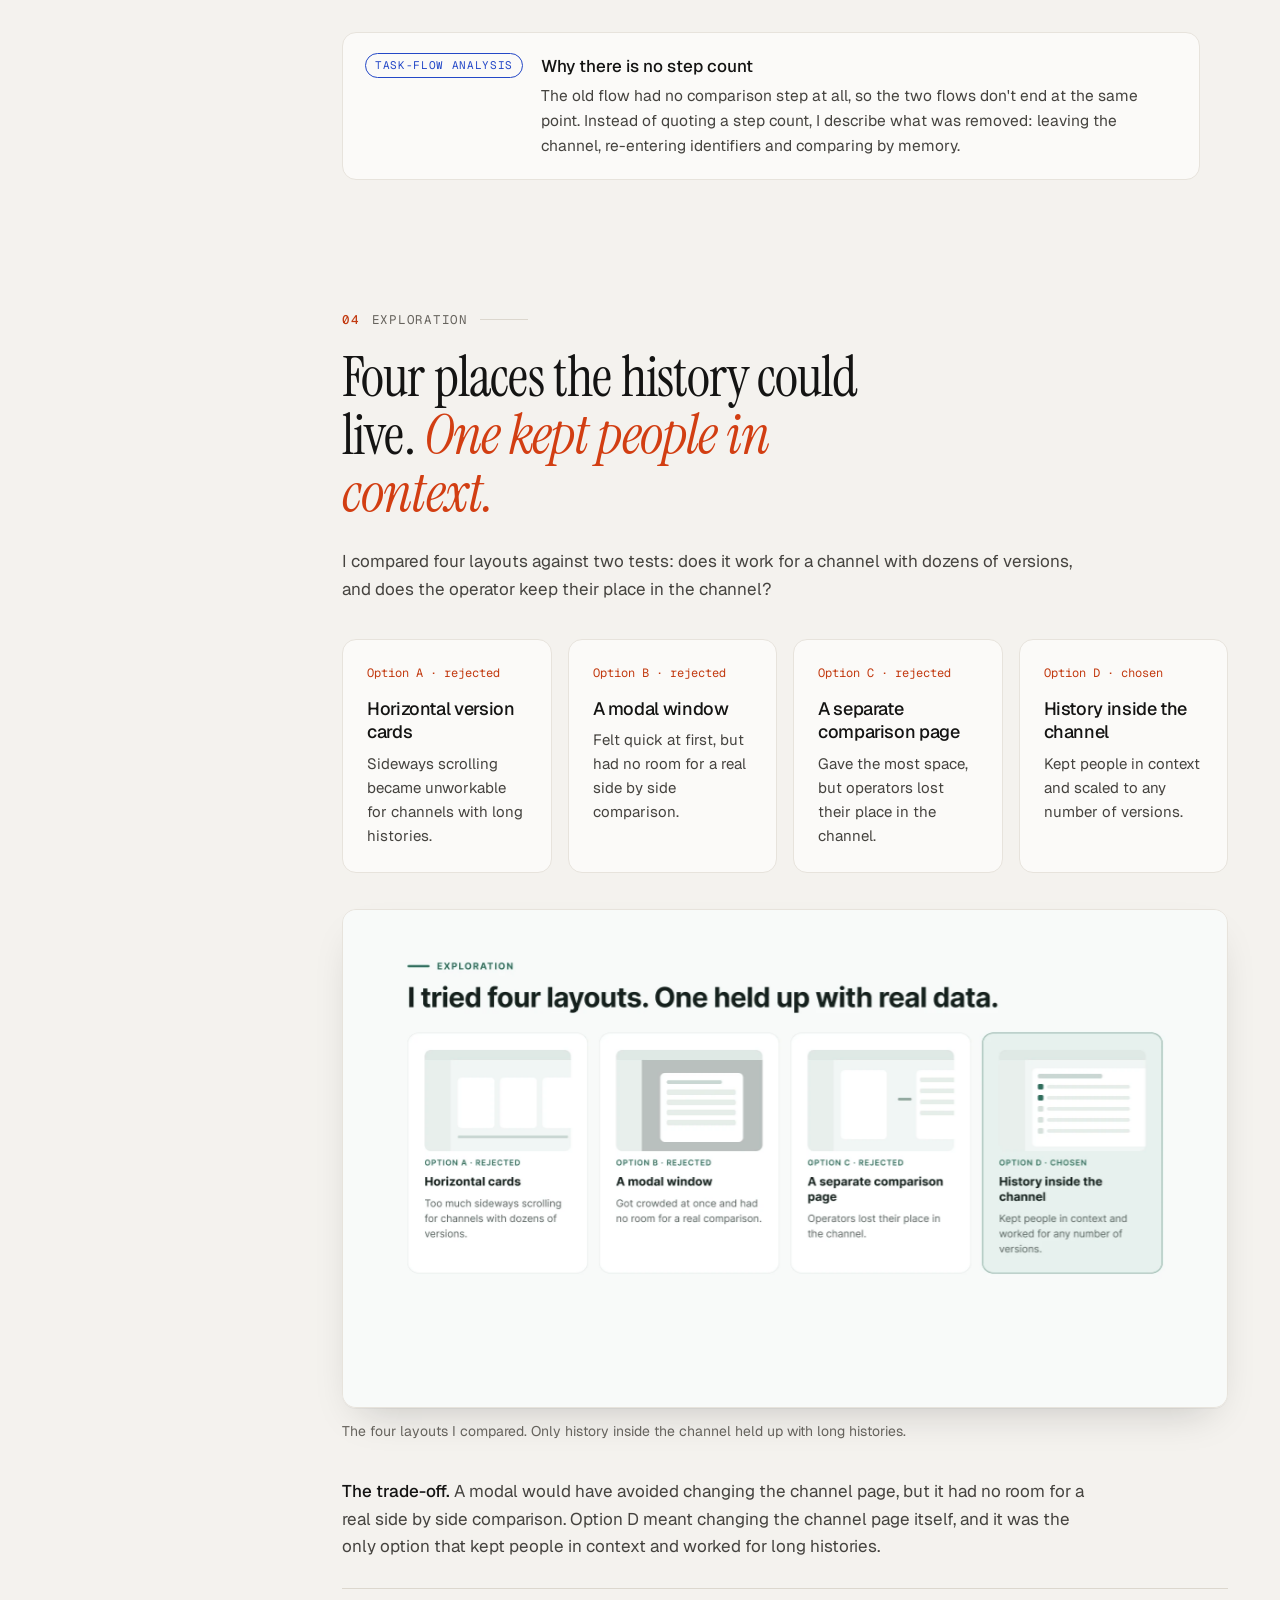
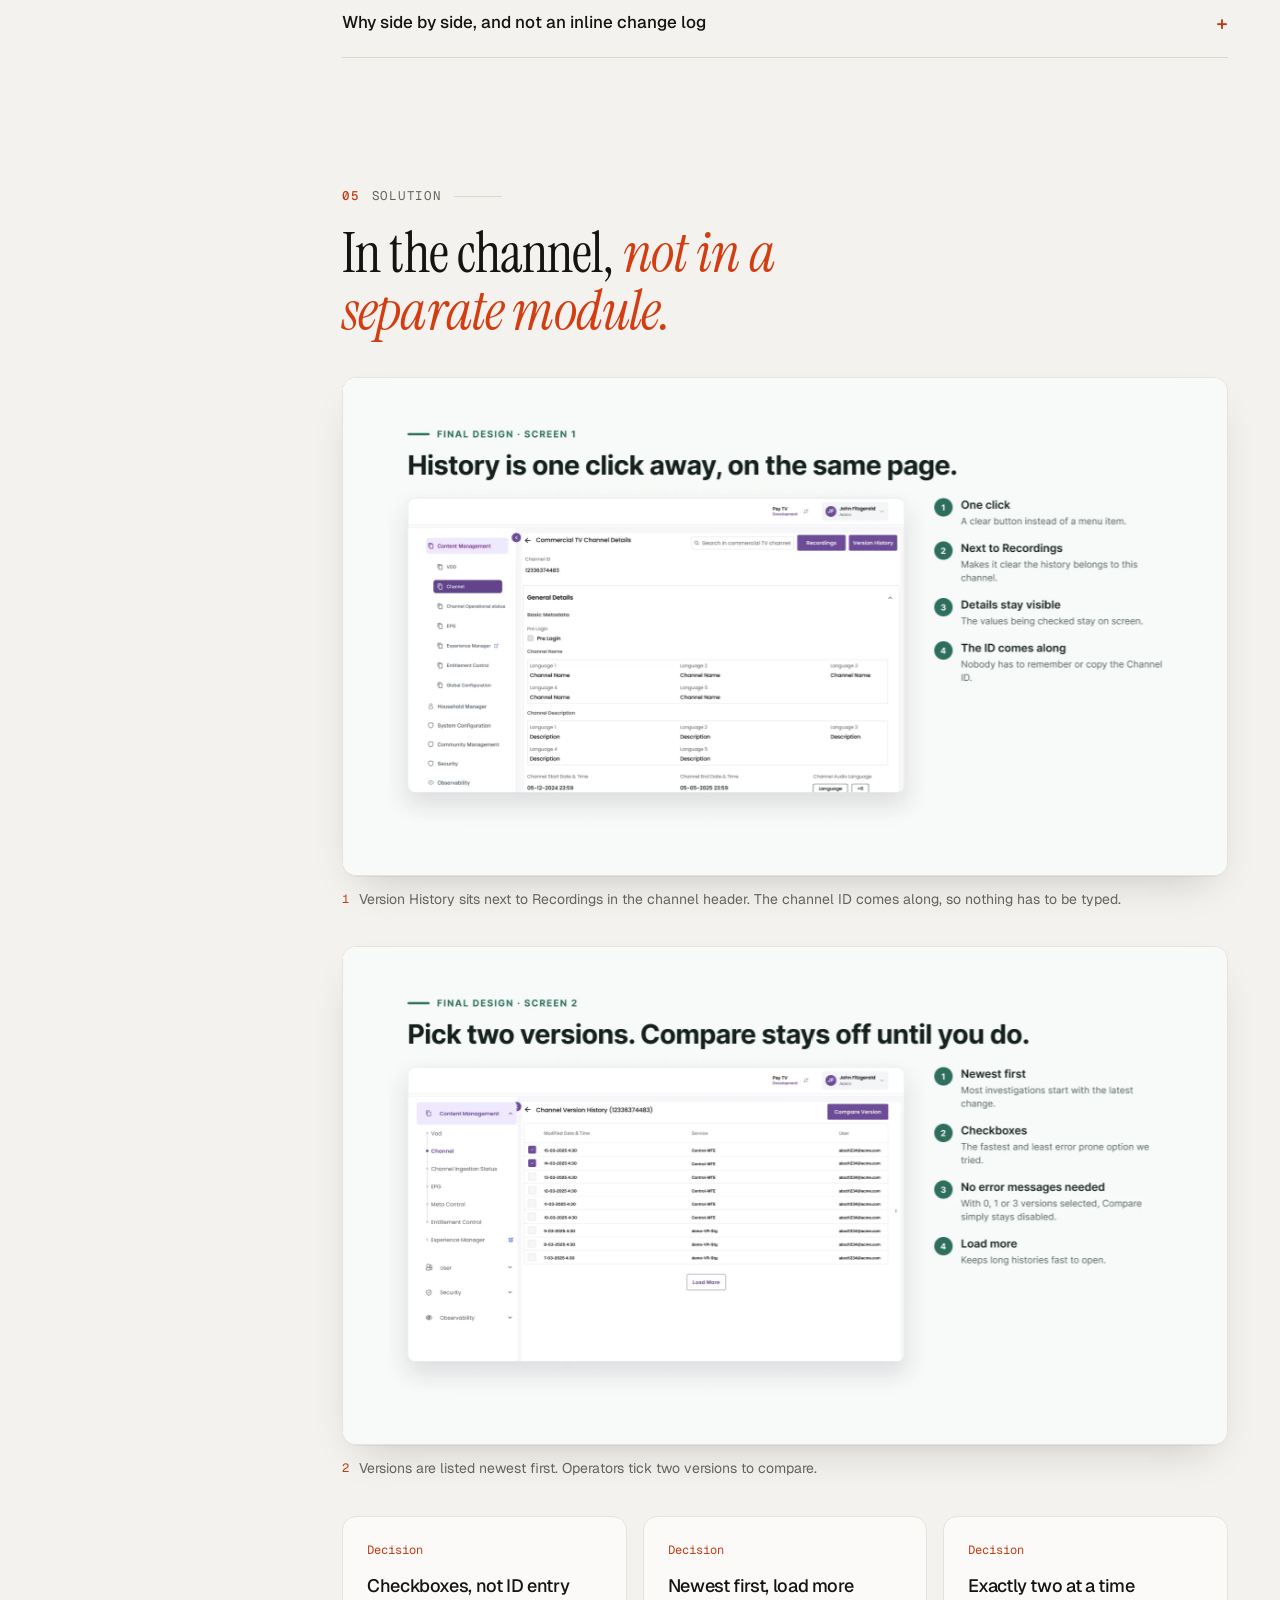
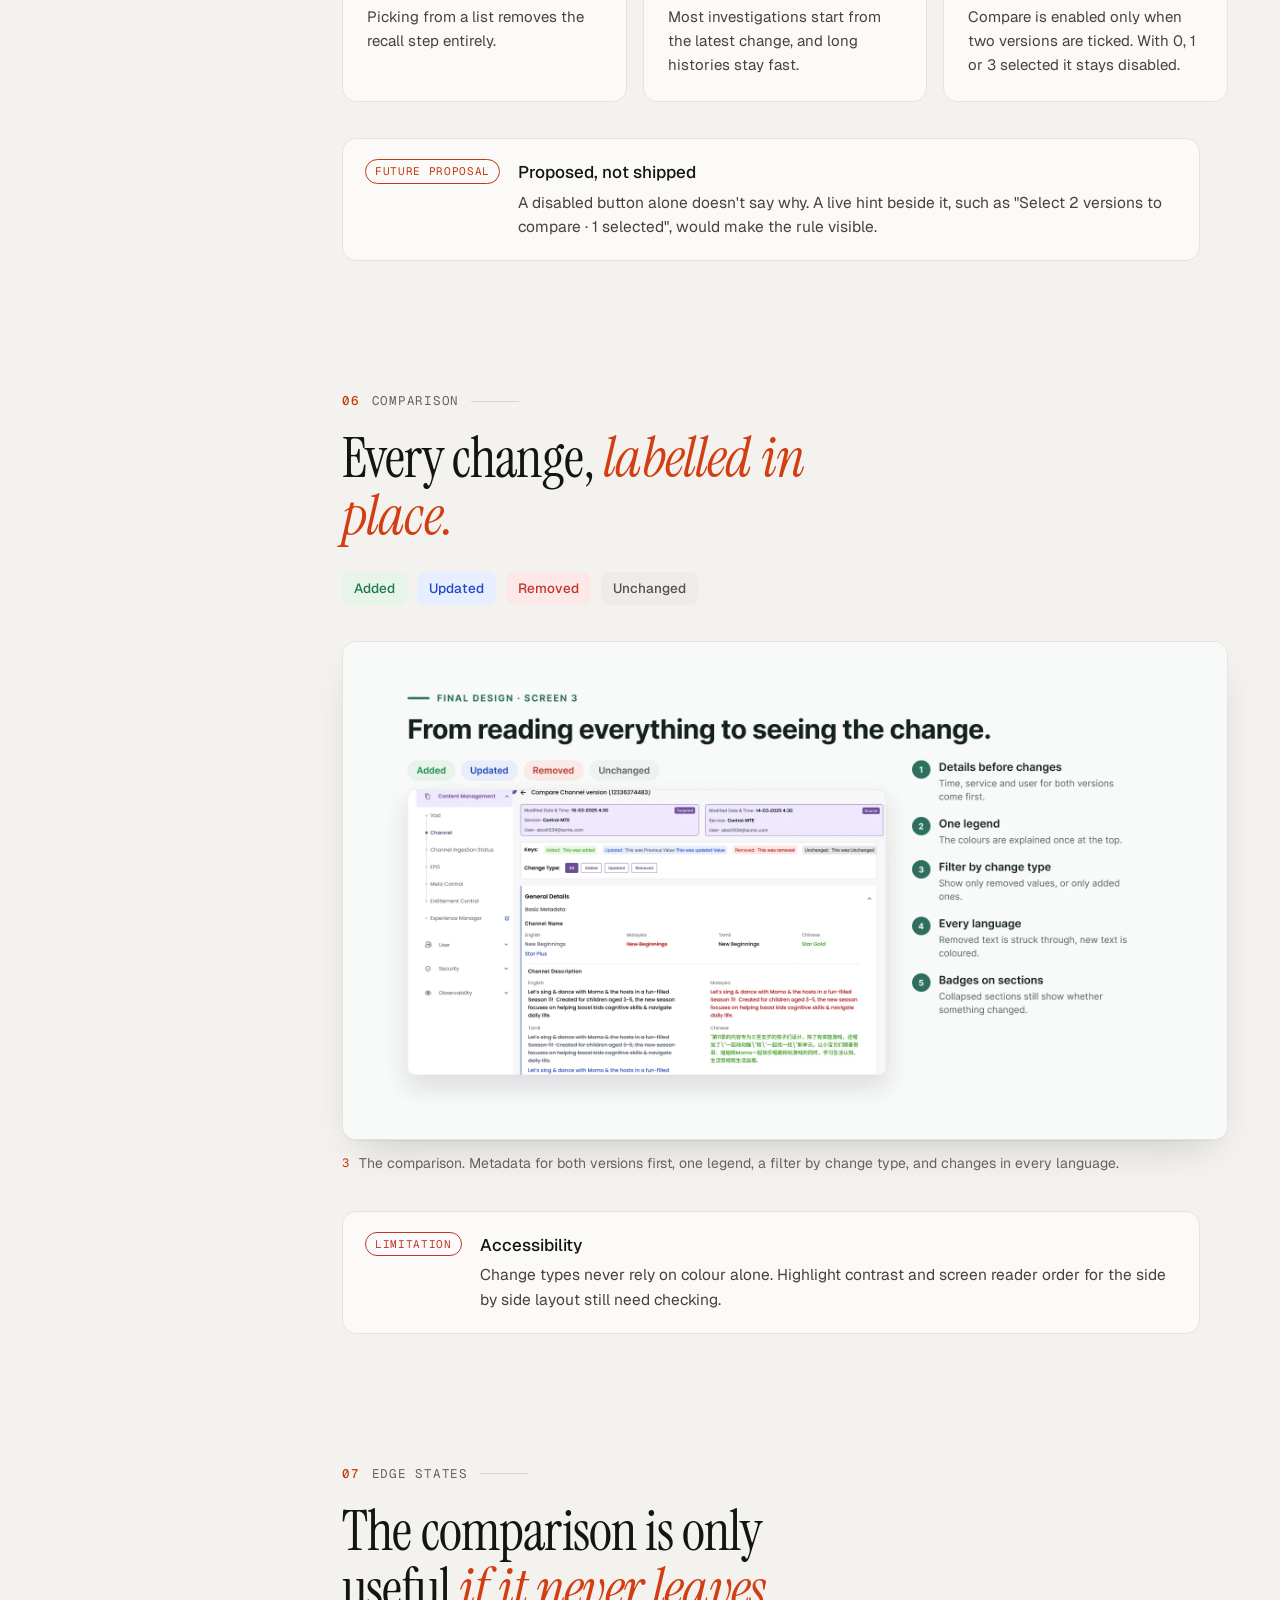
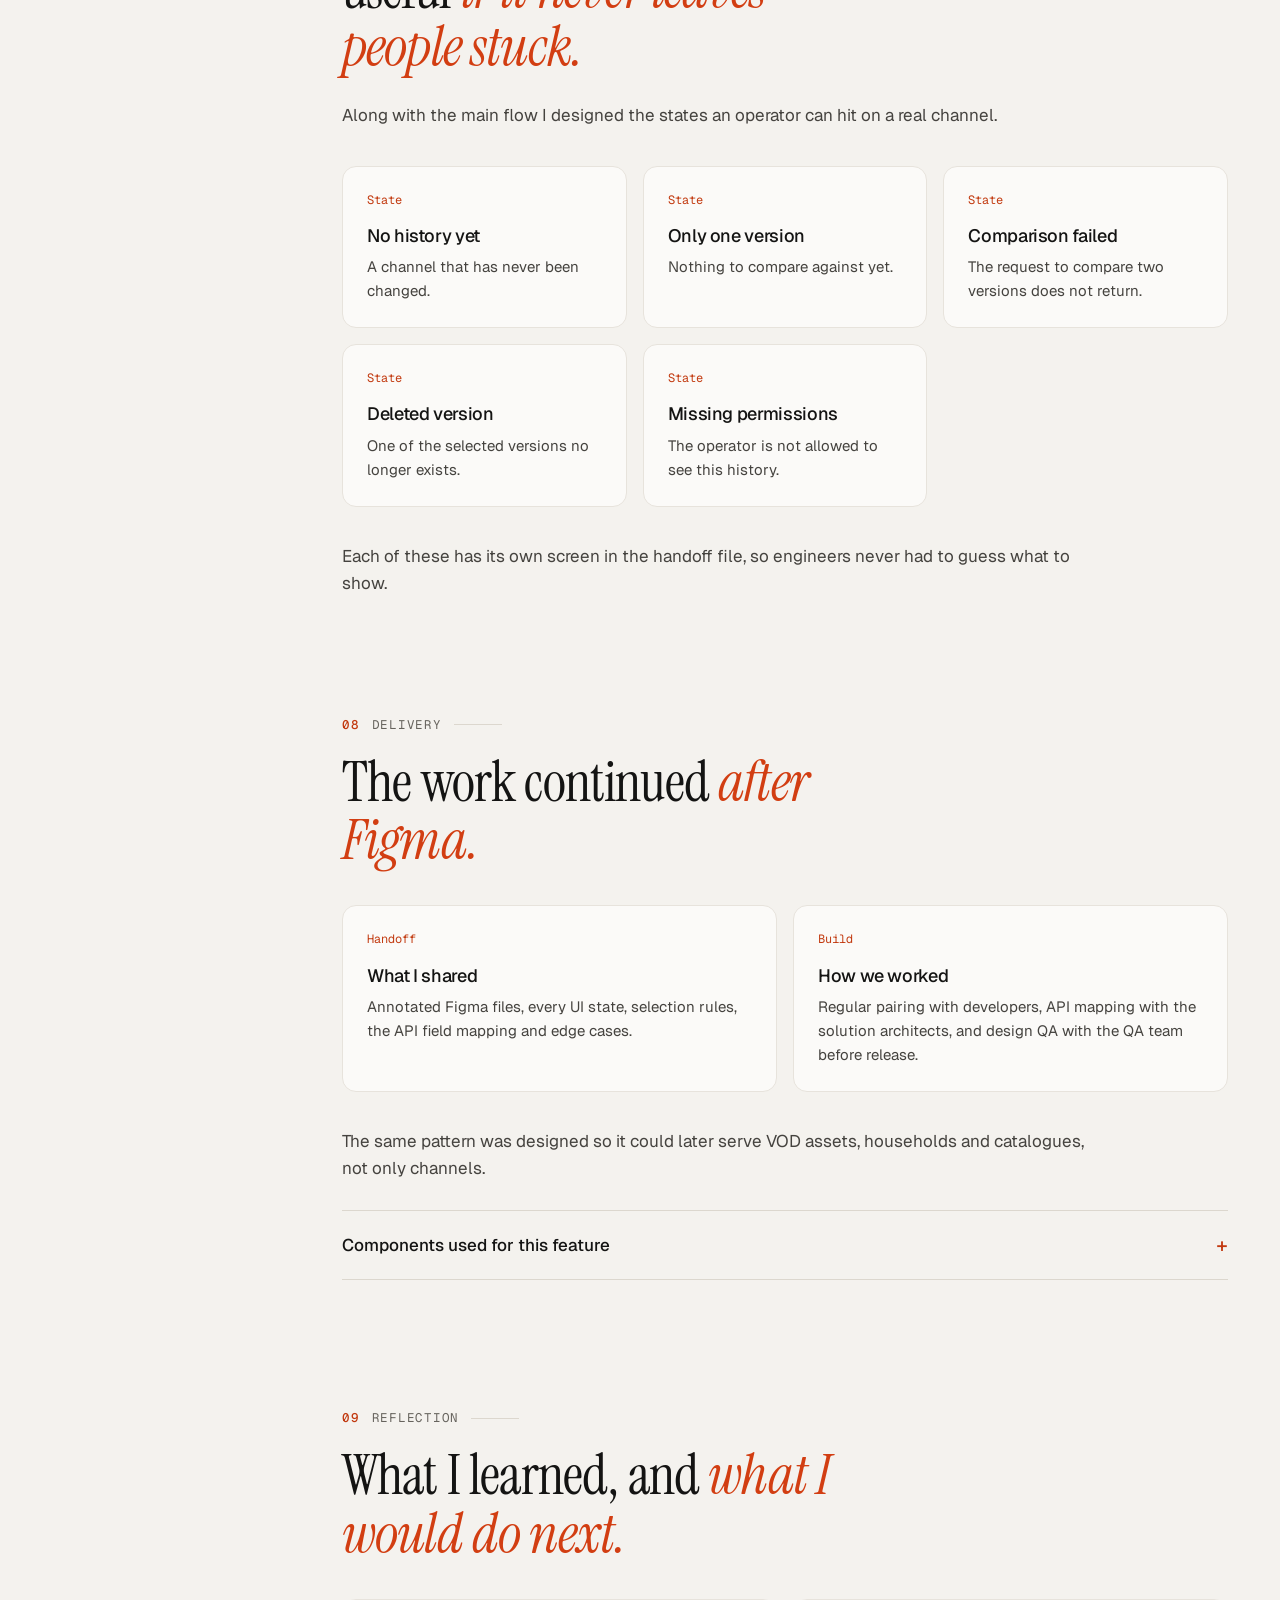
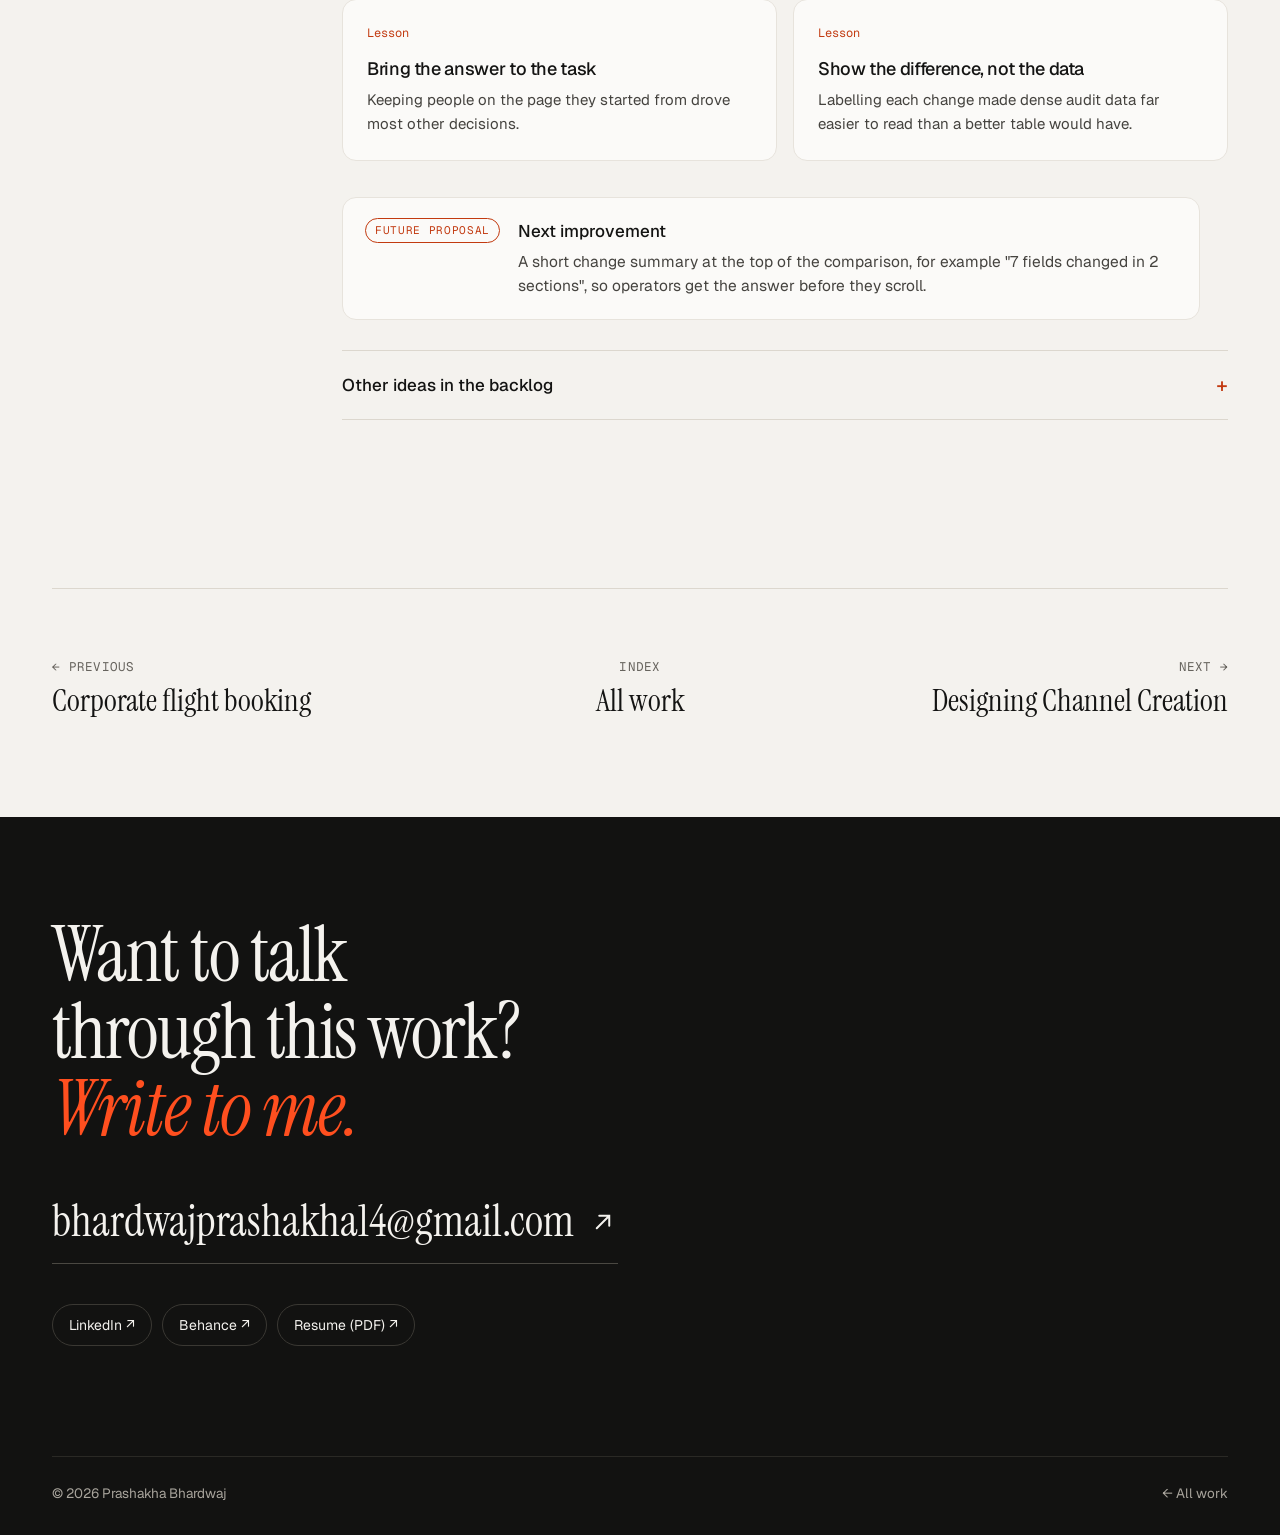
<file: Redesigning-the-Enterprise-Audit-Experience.html>
<!doctype html>
<html lang="en"><head><meta charset="utf-8"><meta name="viewport" content="width=device-width, initial-scale=1">
<title>Redesigning the Audit Experience | Prashakha Bhardwaj</title>
<meta http-equiv="refresh" content="0; url=work/audit-experience.html">
<link rel="canonical" href="work/audit-experience.html">
<script>location.replace('work/audit-experience.html'+location.hash);</script>
</head><body style="font-family:system-ui,sans-serif;padding:40px">
<p>This case study has moved. <a href="work/audit-experience.html">Open Redesigning the Audit Experience</a>.</p>
</body></html>
</file>
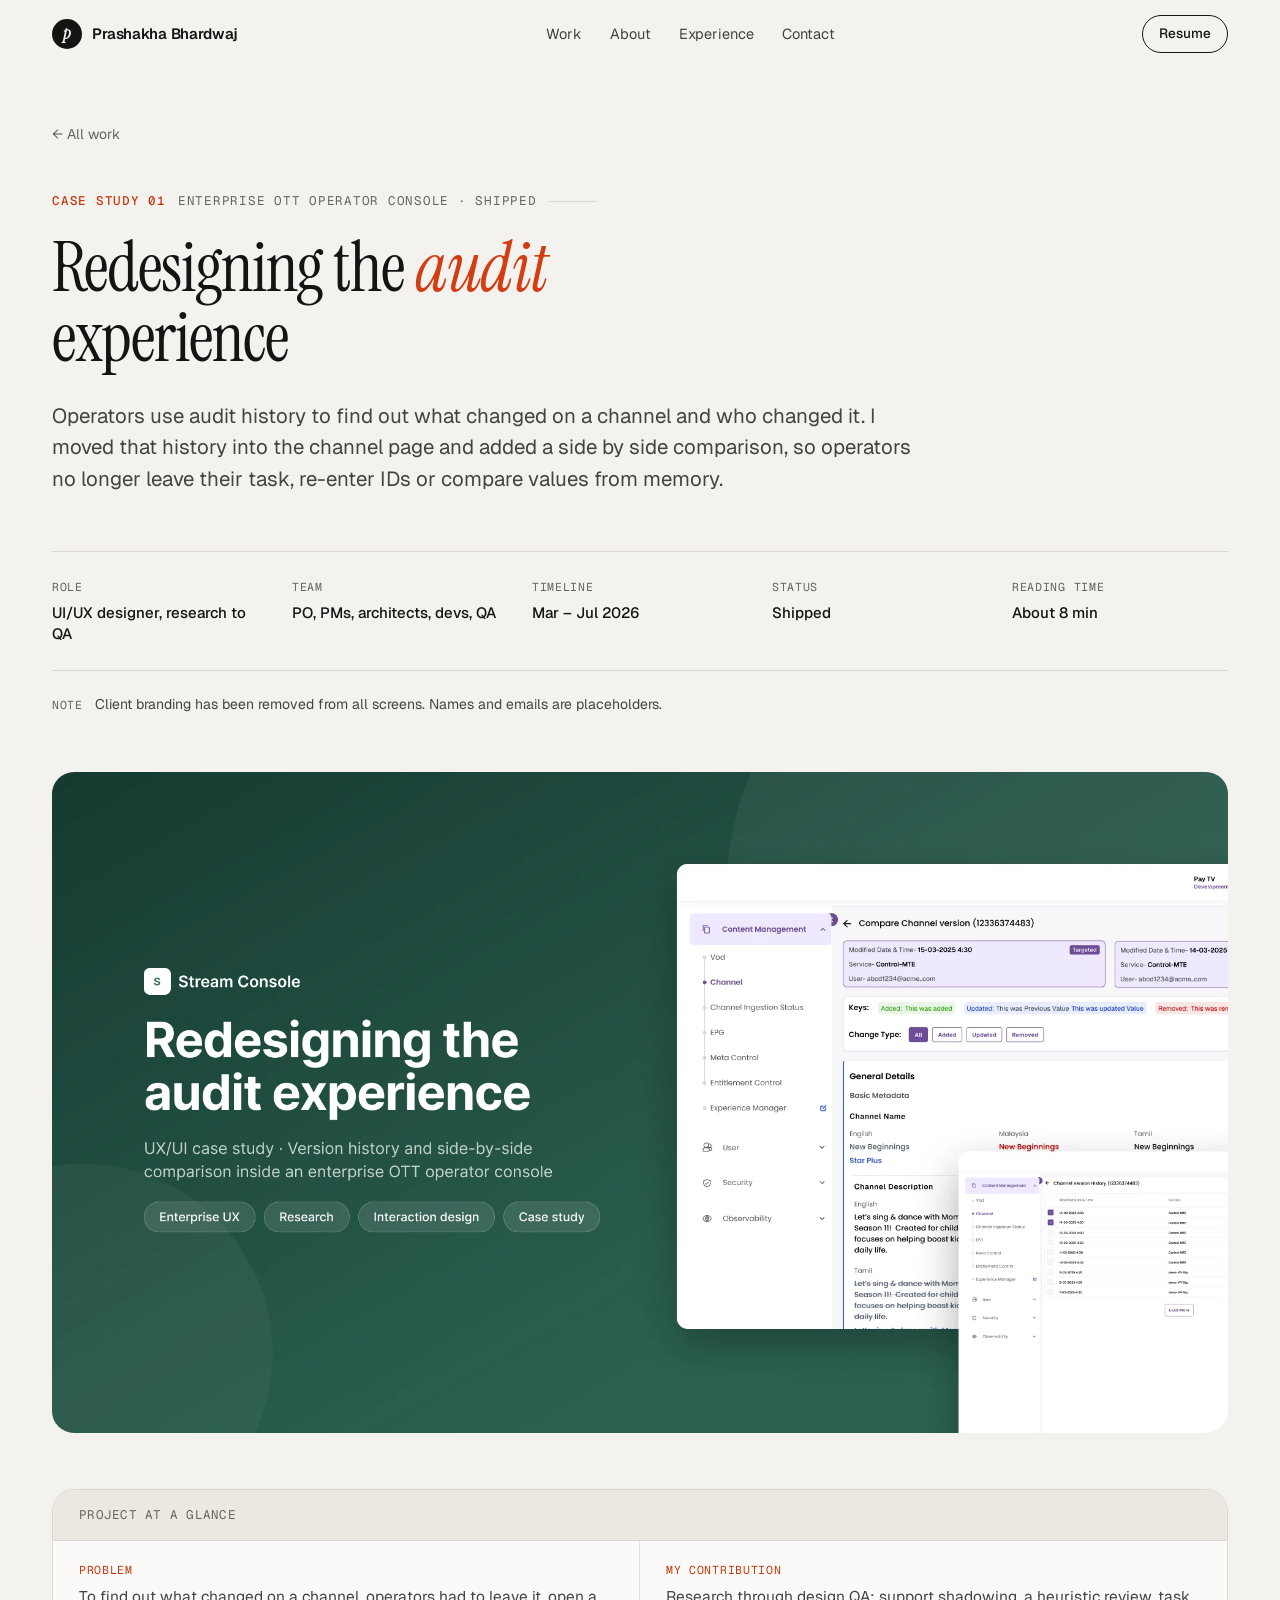
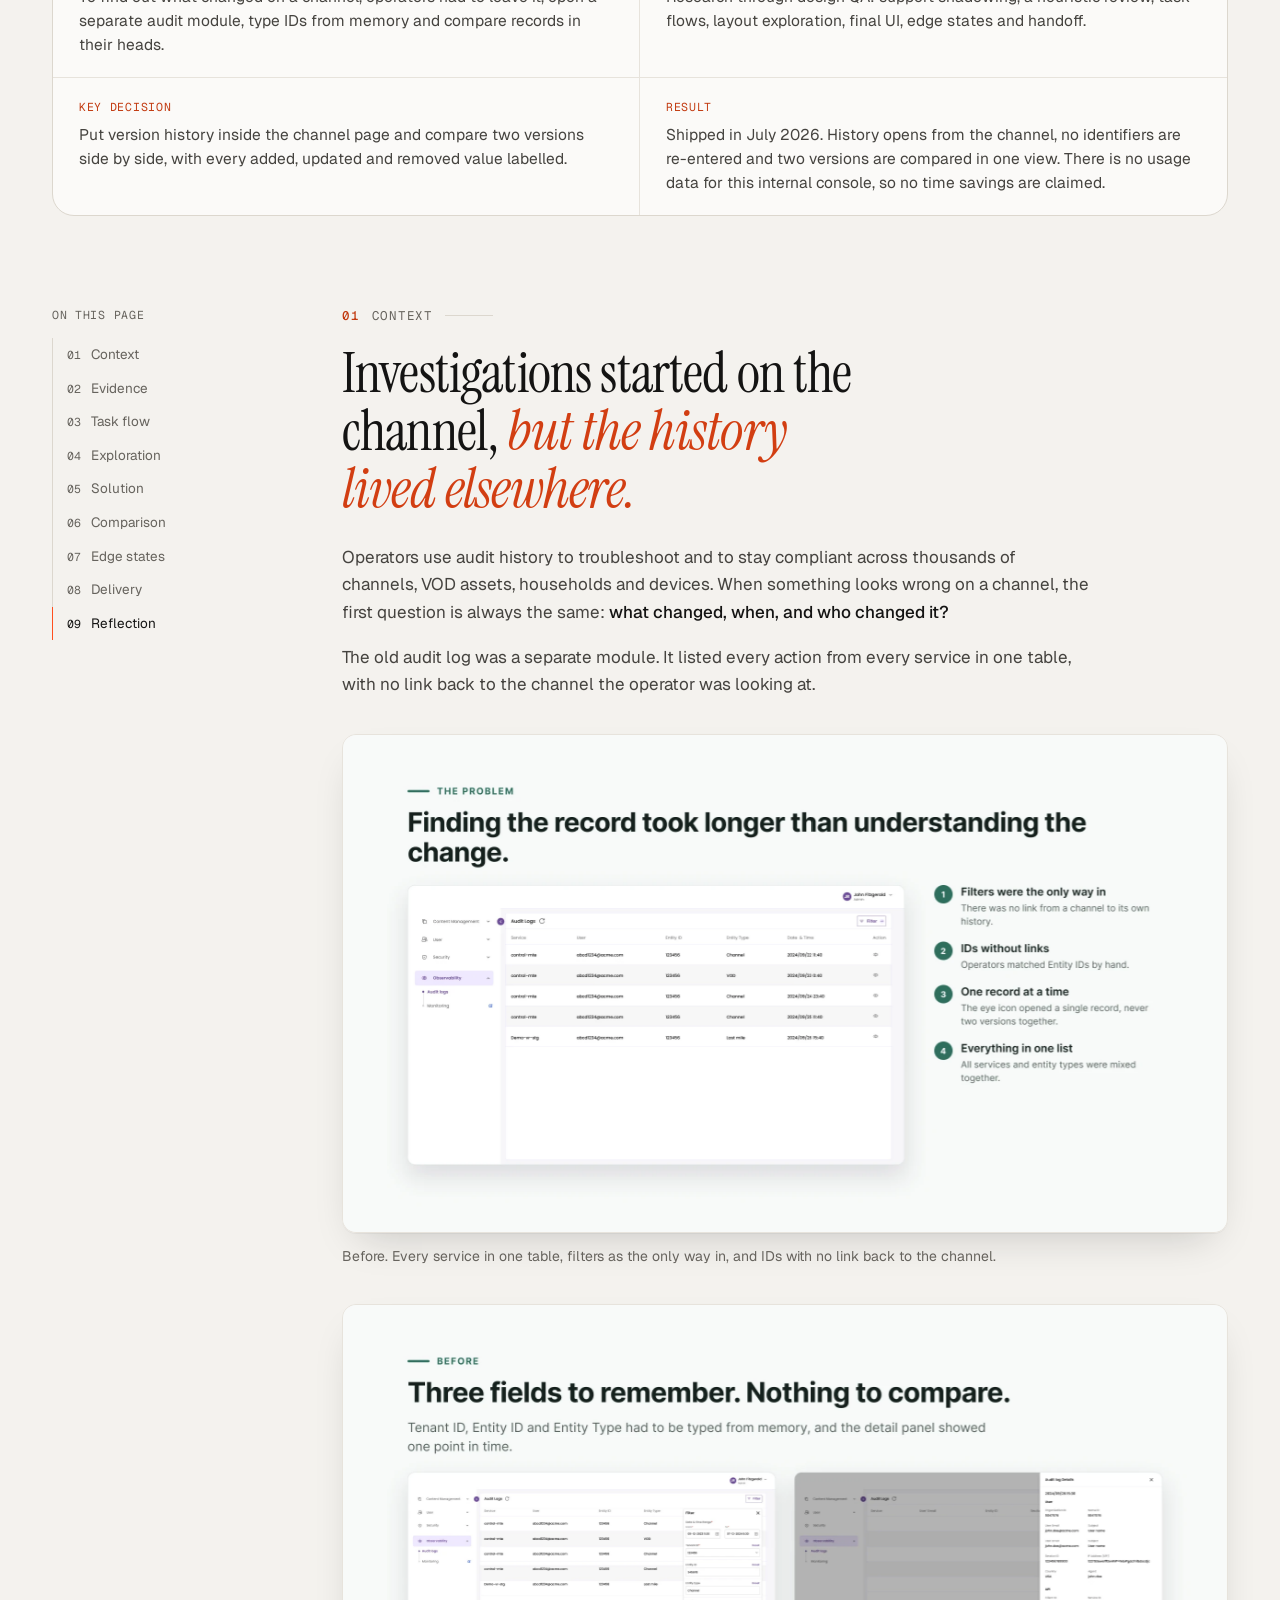
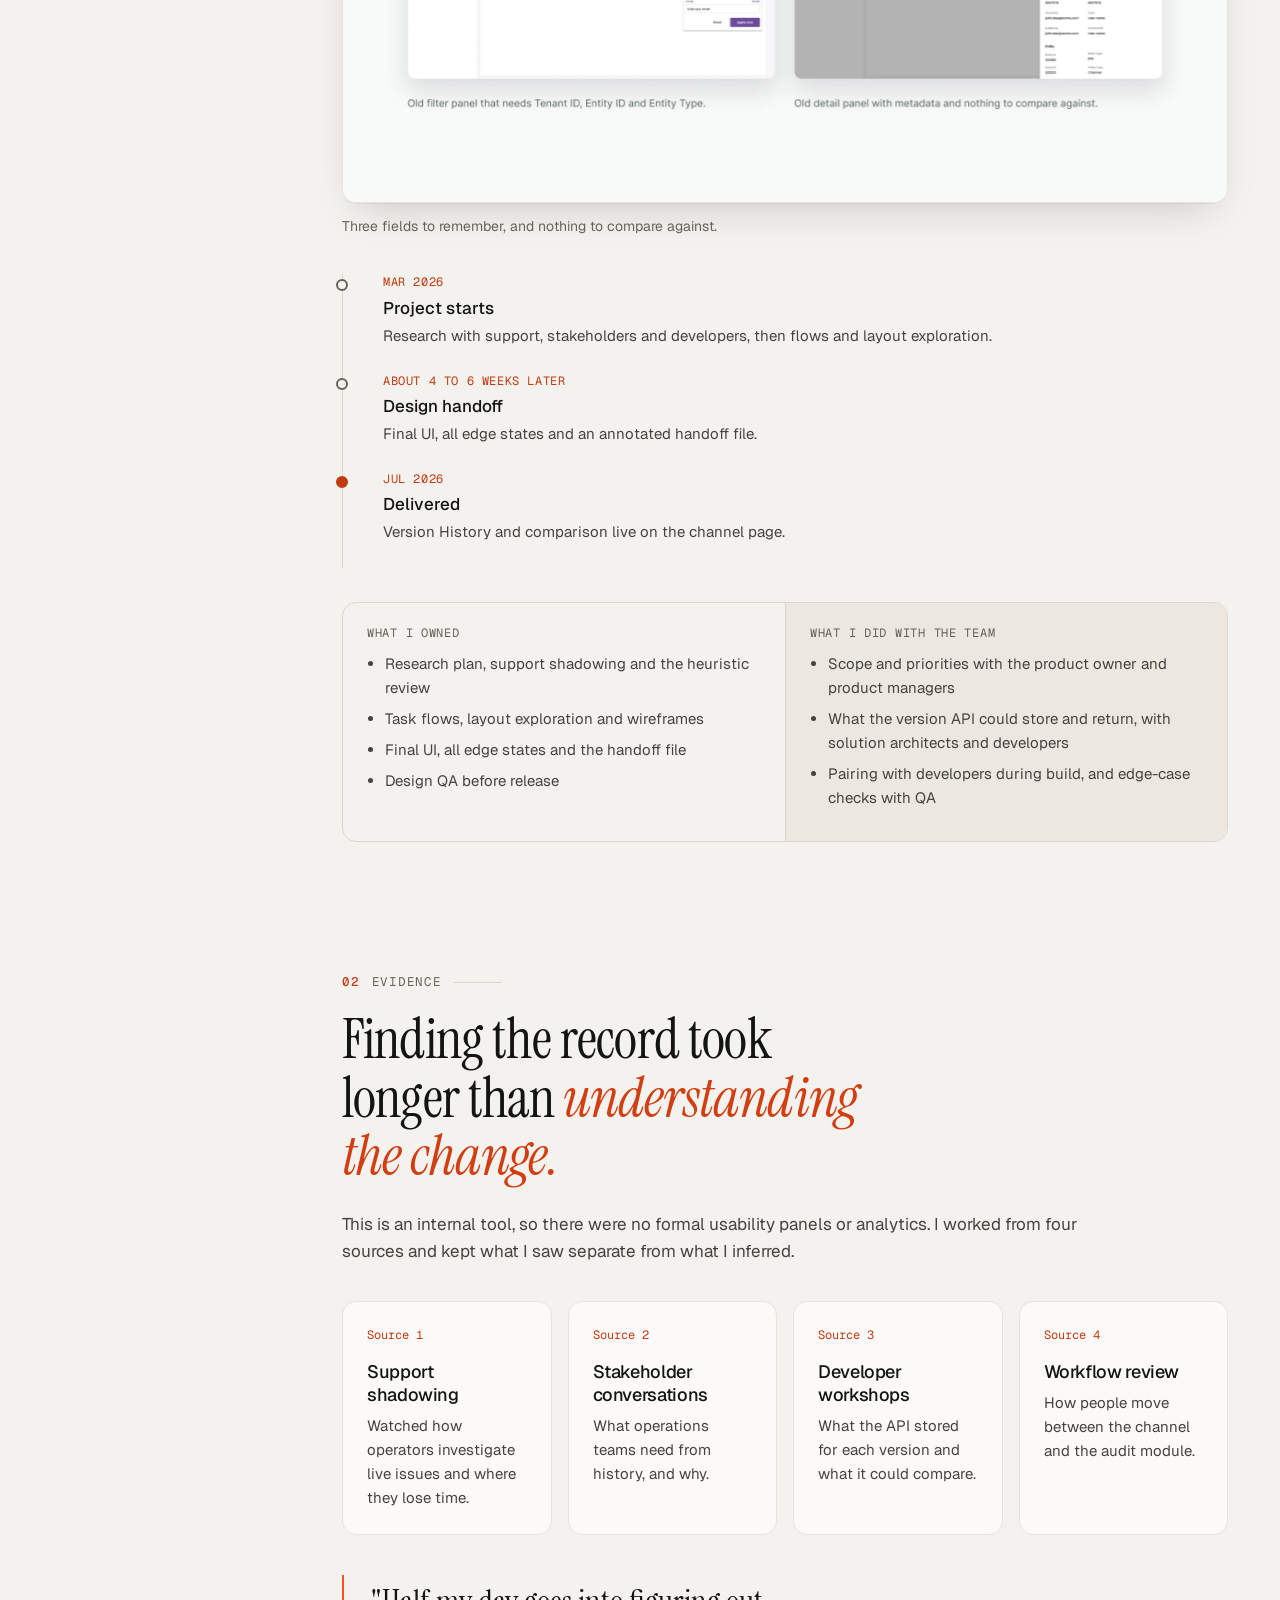
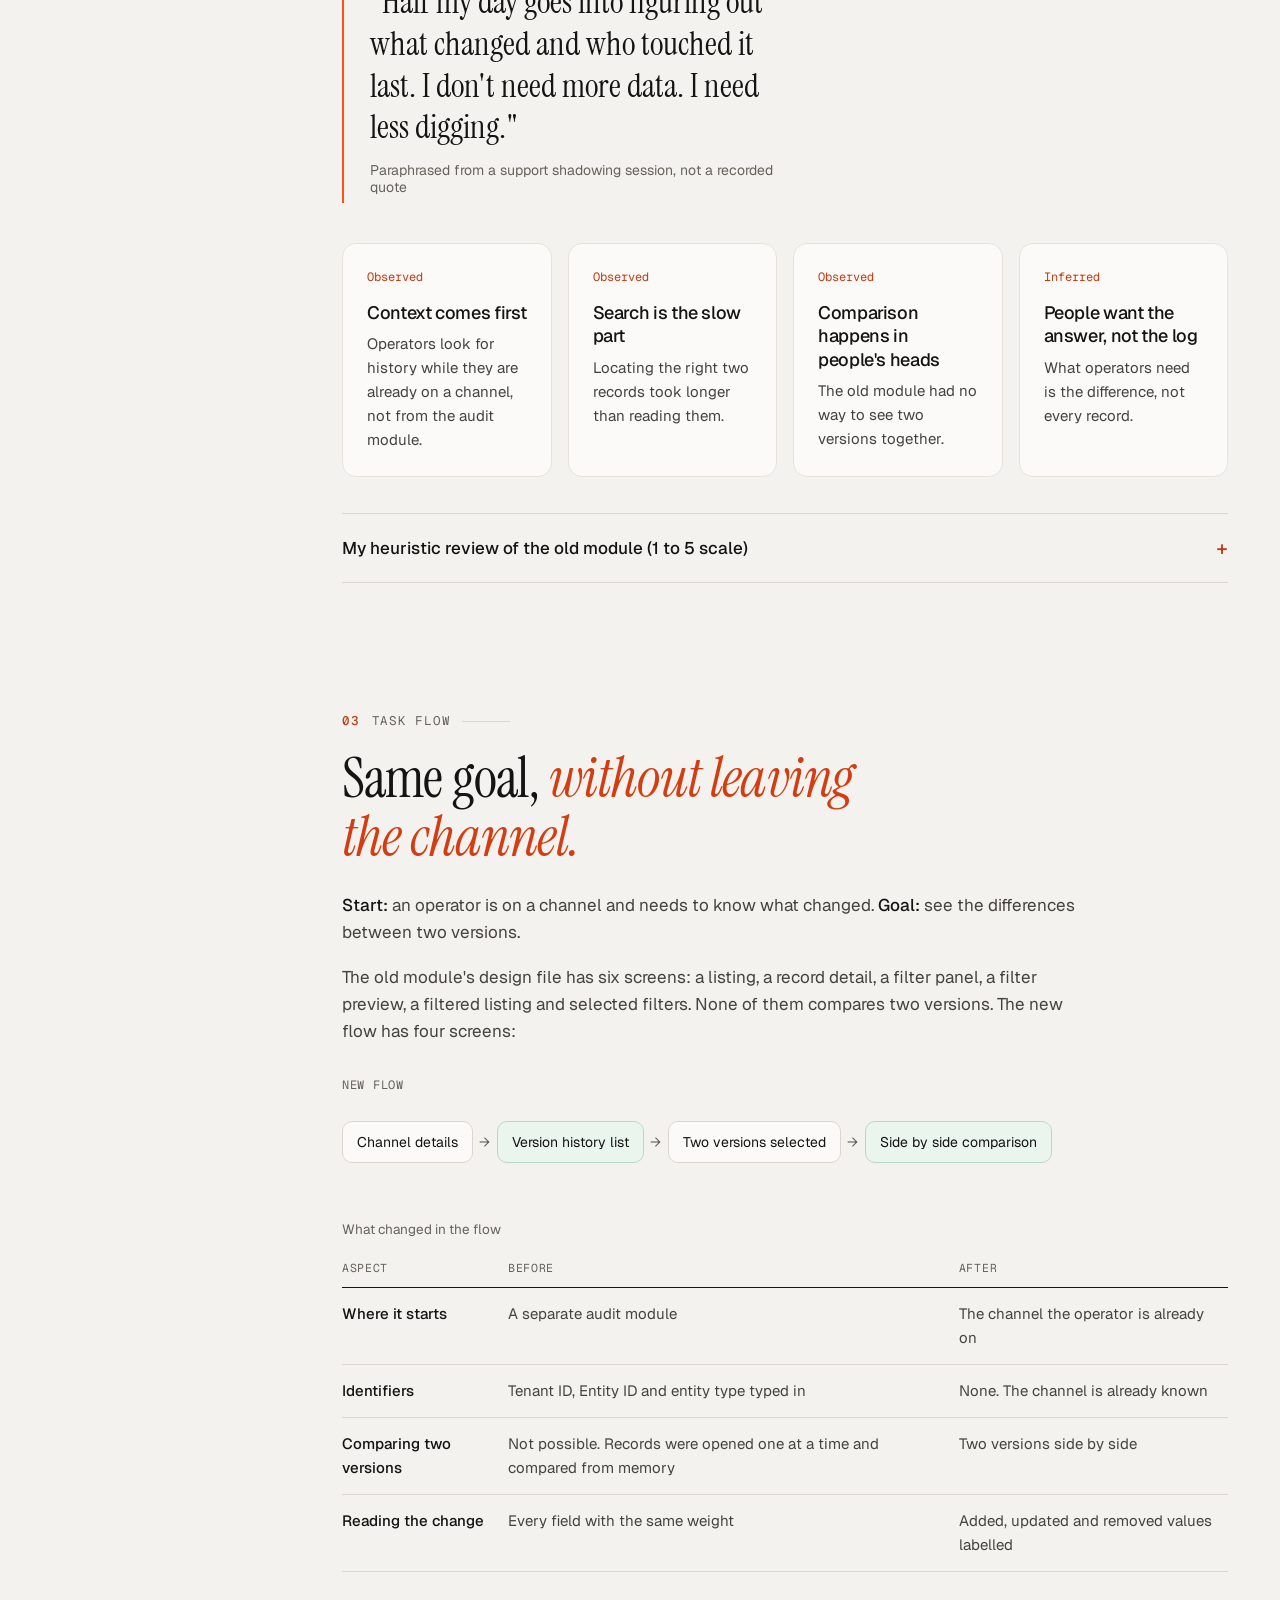
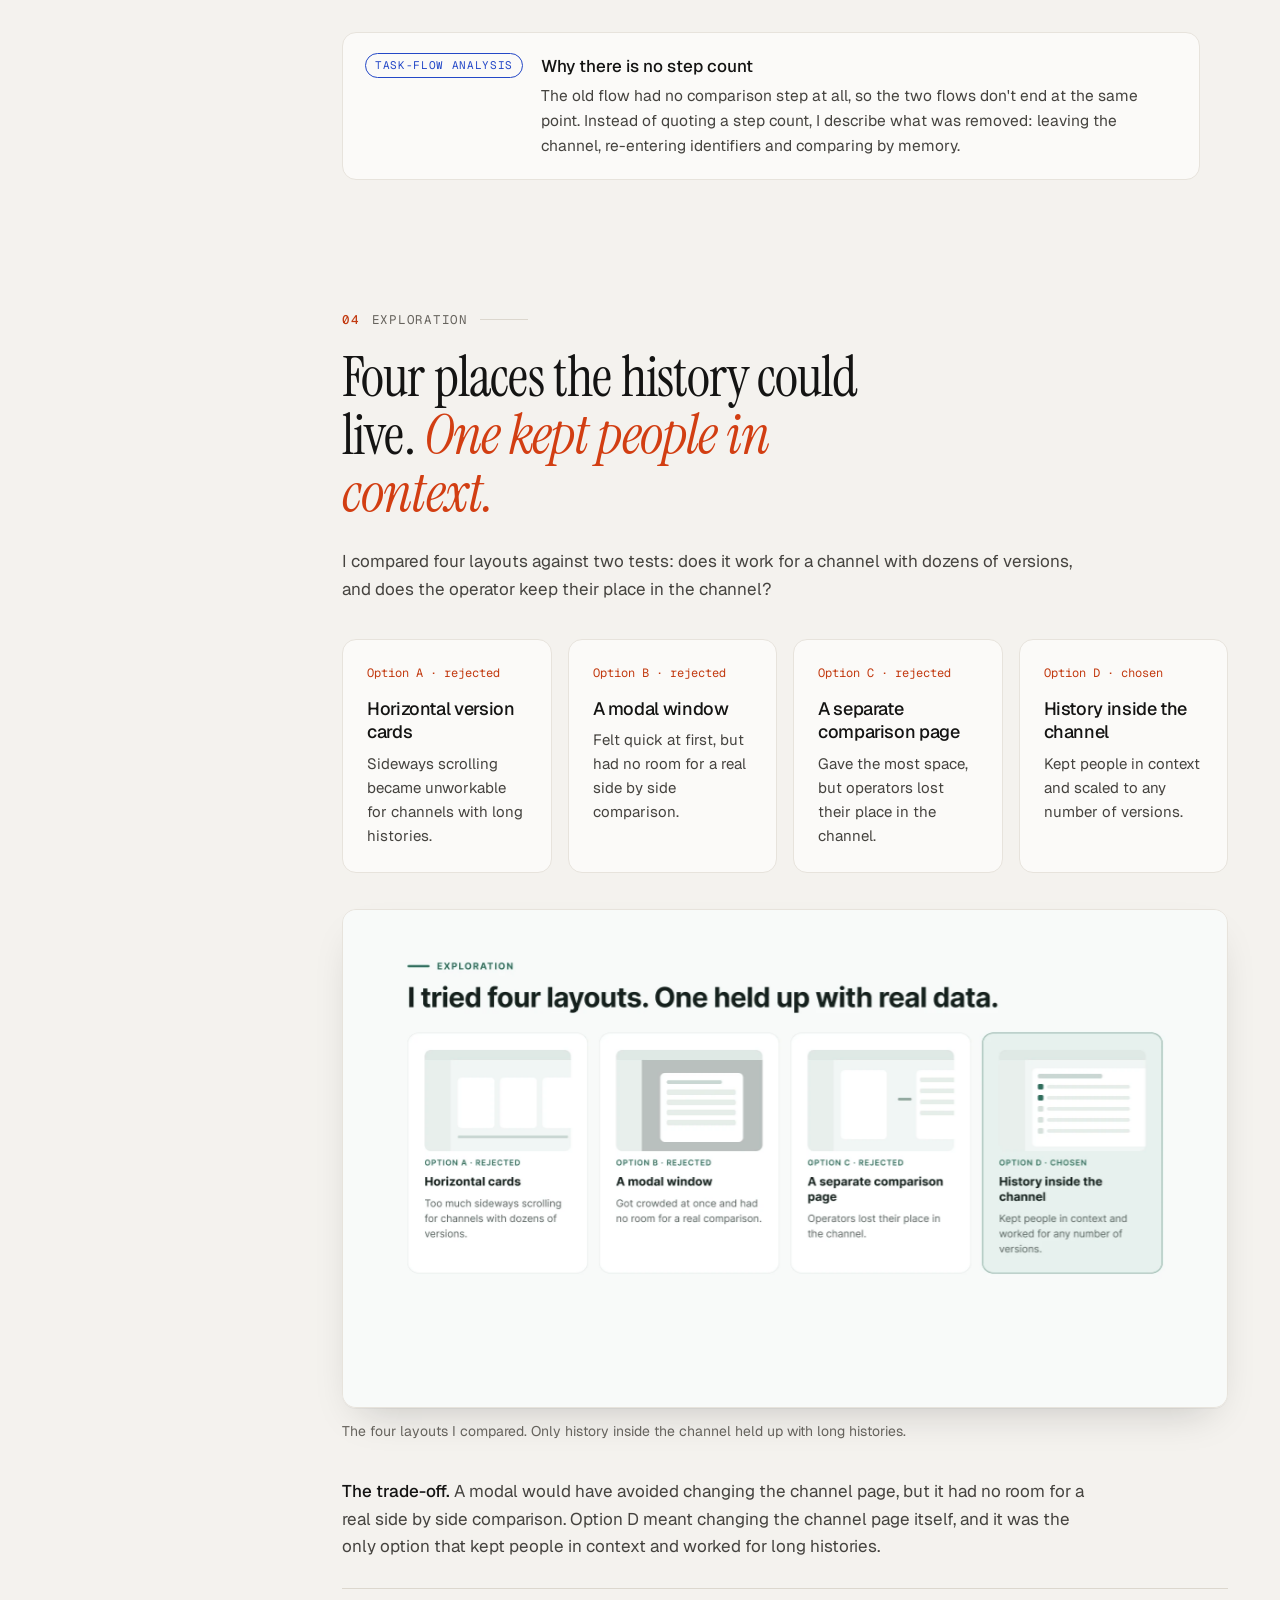
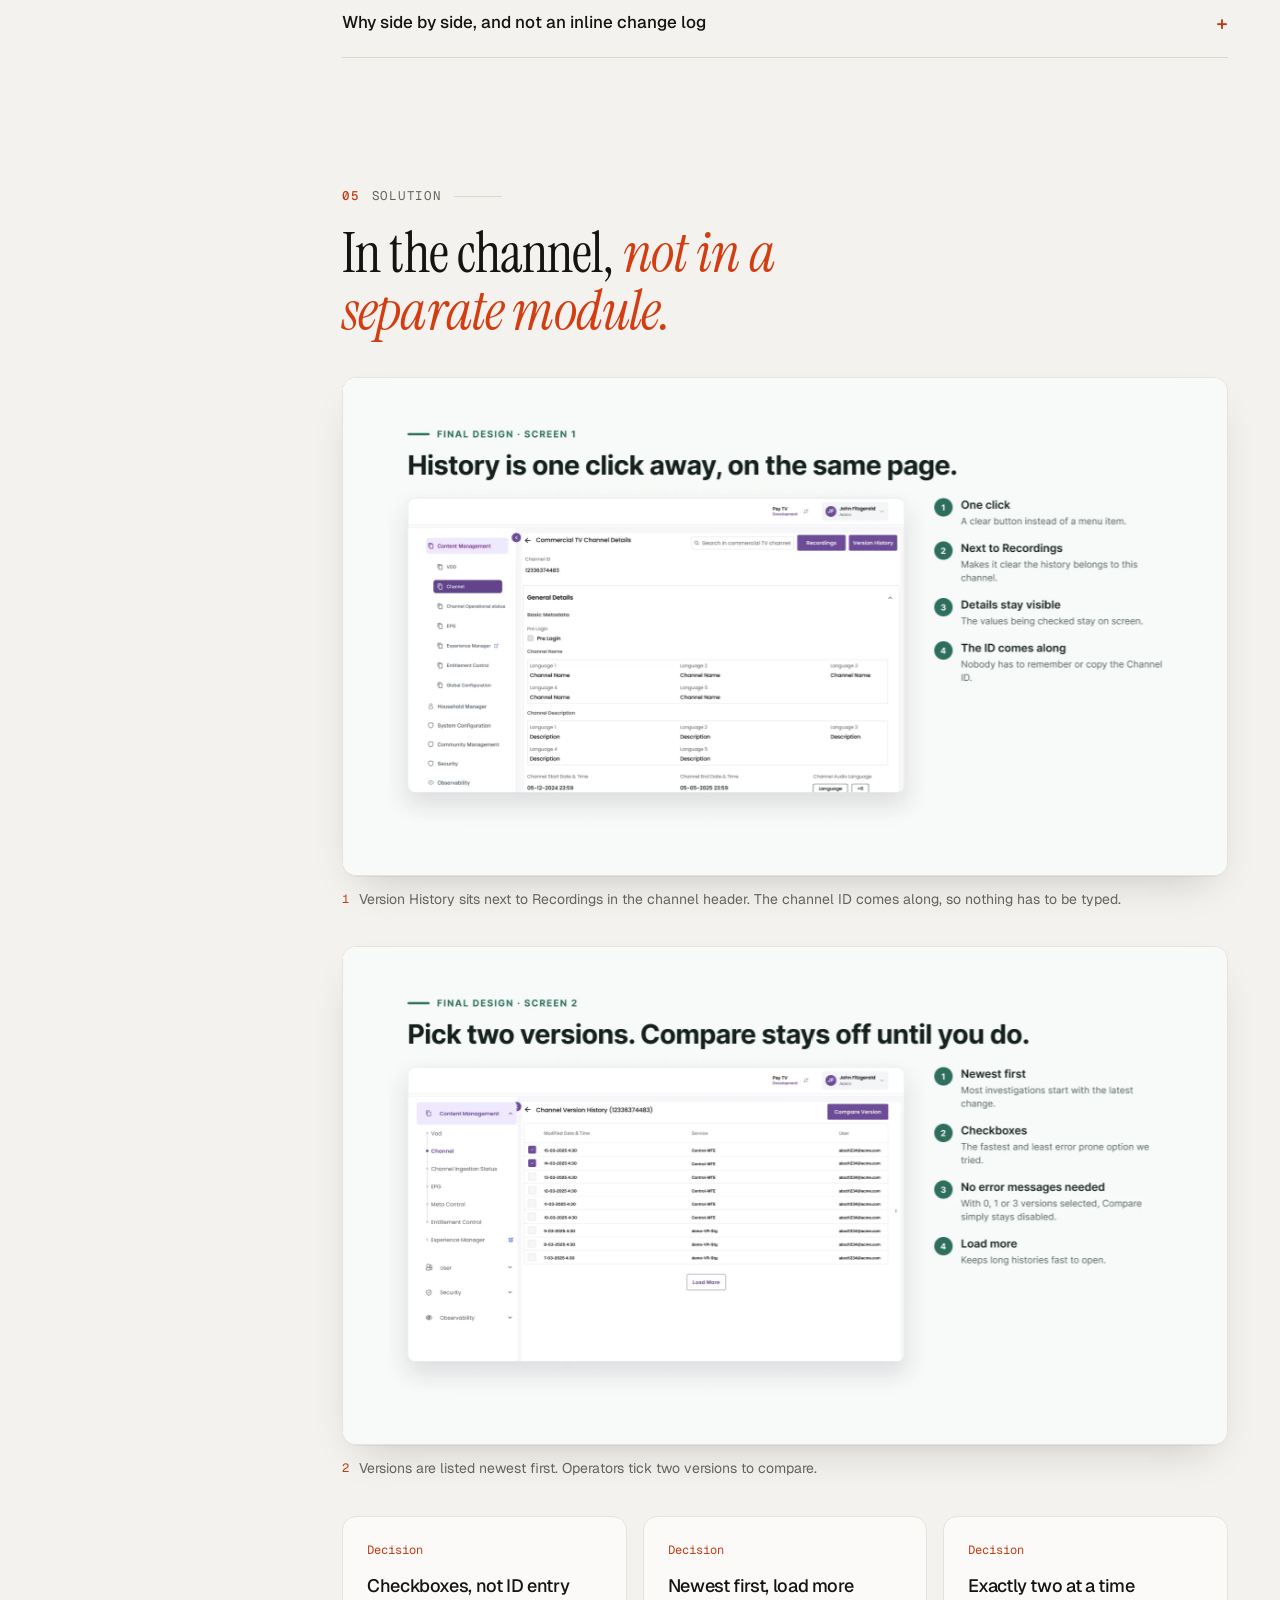
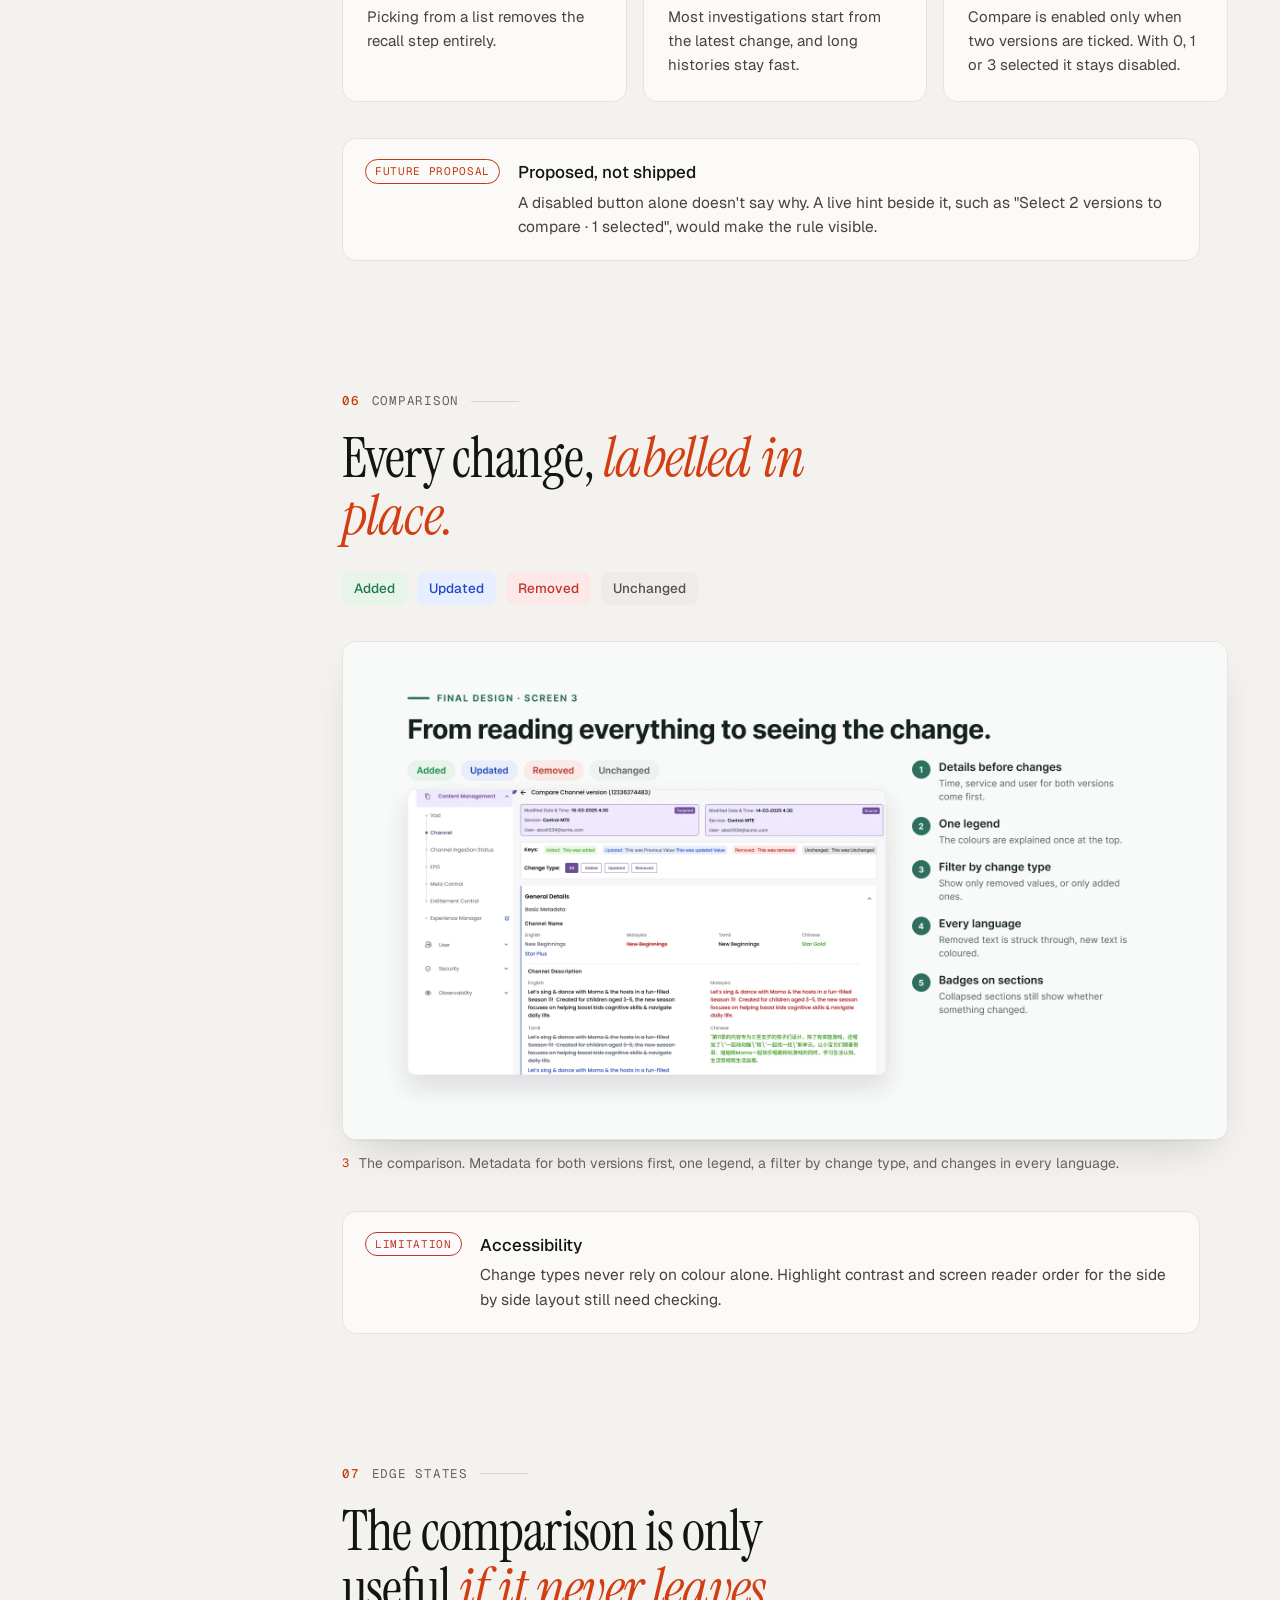
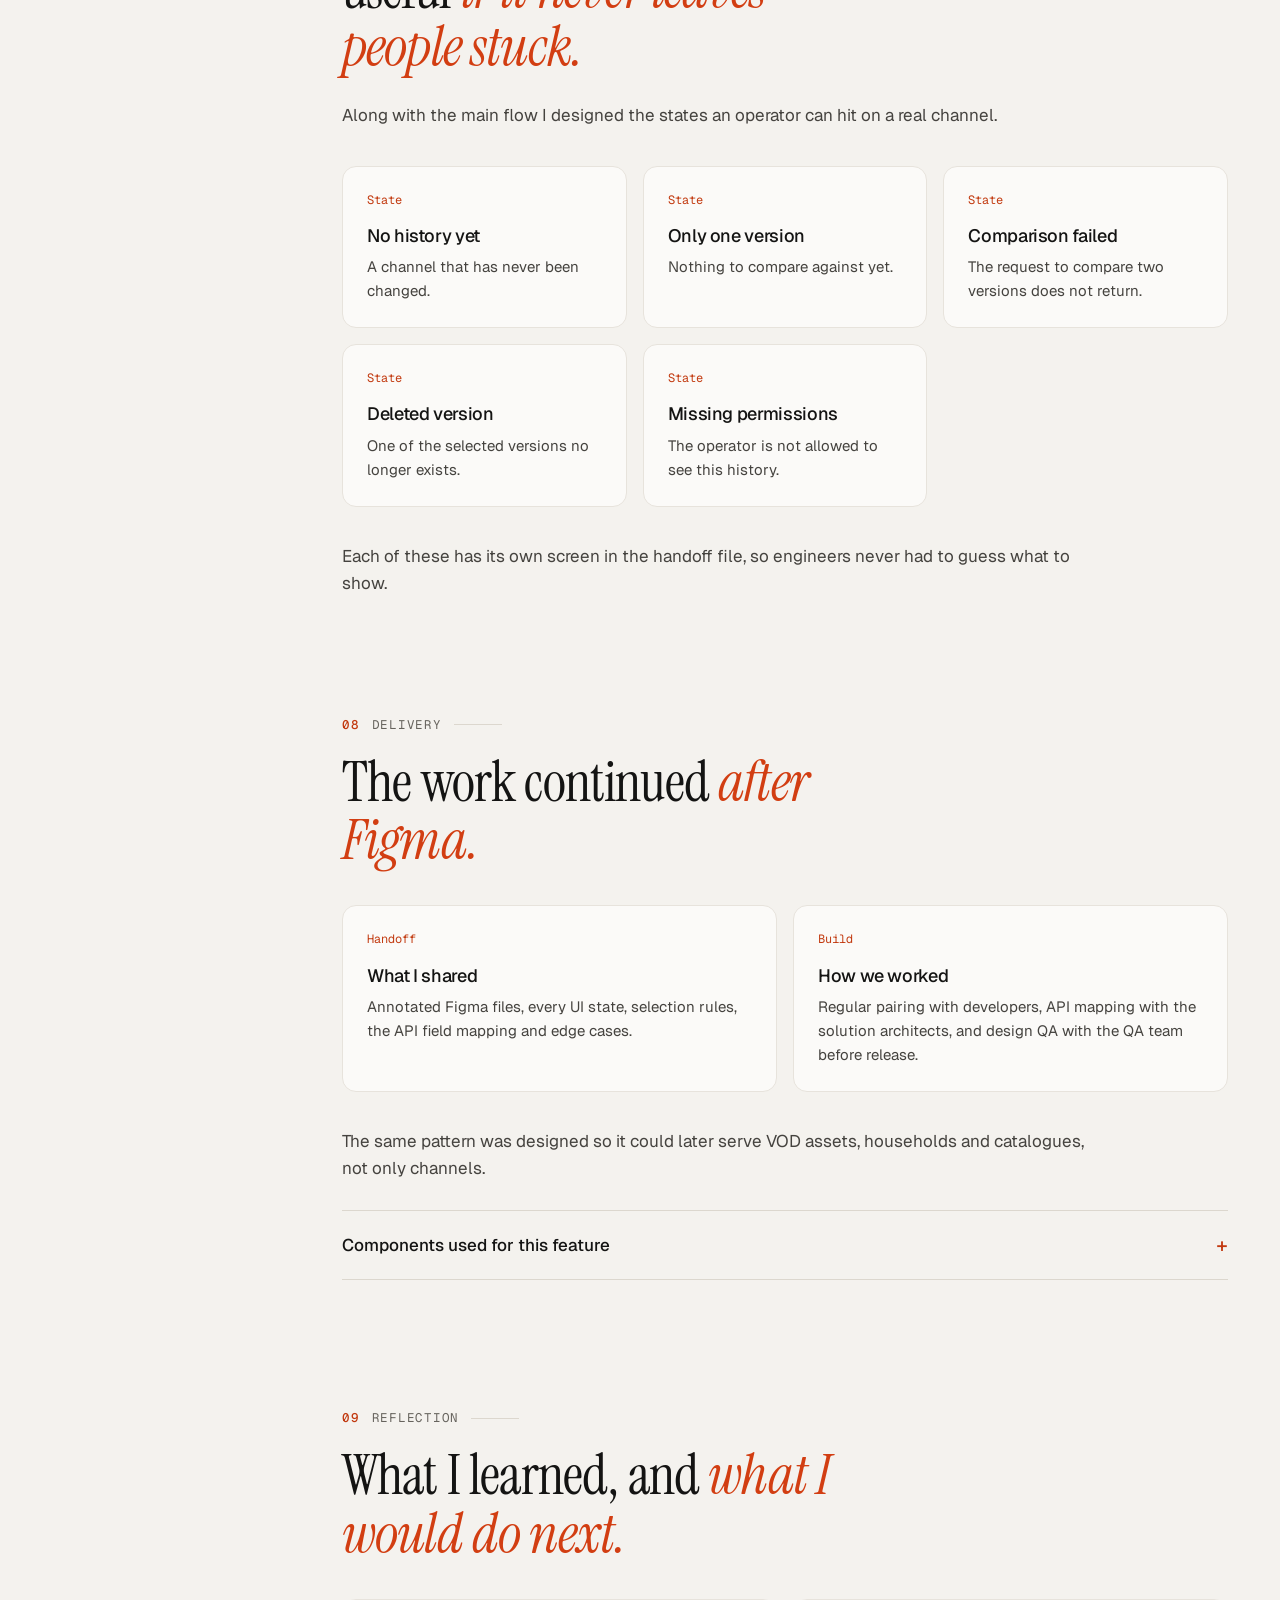
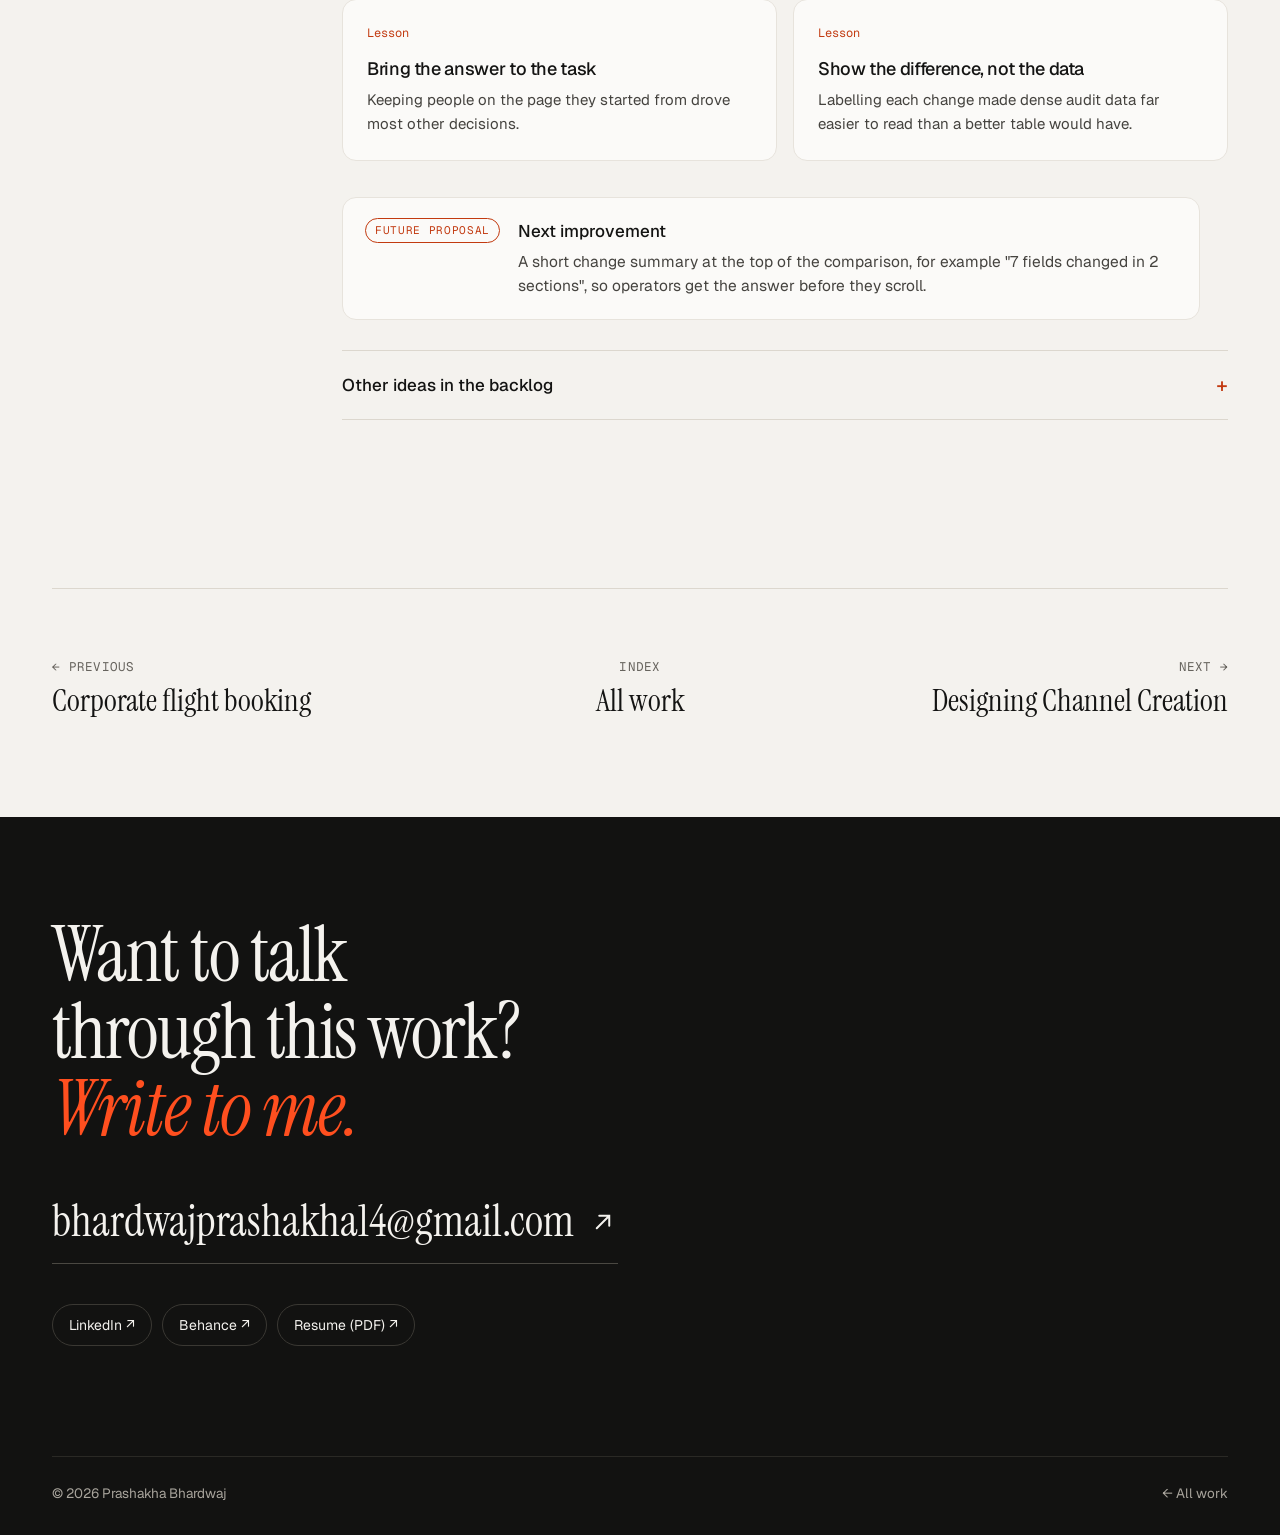
<file: work/audit-experience.html>
<!DOCTYPE html>
<html lang="en">
<head>
<meta charset="UTF-8">
<meta name="viewport" content="width=device-width, initial-scale=1">
<title>Redesigning the Audit Experience | Prashakha Bhardwaj</title>
<meta name="description" content="How I moved audit history into the channel page of an enterprise OTT operator console and added a side by side version comparison.">
<link rel="canonical" href="https://bhardwajprashakha14.github.io/Prashakha-Bhardwaj-Portfolio/work/audit-experience.html">
<meta property="og:type" content="article">
<meta property="og:site_name" content="Prashakha Bhardwaj">
<meta property="og:title" content="Redesigning the Audit Experience">
<meta property="og:description" content="How I moved audit history into the channel page of an enterprise OTT operator console and added a side by side version comparison.">
<meta property="og:url" content="https://bhardwajprashakha14.github.io/Prashakha-Bhardwaj-Portfolio/work/audit-experience.html">
<meta property="og:image" content="https://bhardwajprashakha14.github.io/Prashakha-Bhardwaj-Portfolio/assets/img/au-cover.webp">
<meta name="twitter:card" content="summary_large_image">
<meta name="theme-color" content="#F4F2EE">
<link rel="preconnect" href="https://fonts.googleapis.com">
<link rel="preconnect" href="https://fonts.gstatic.com" crossorigin>
<link href="https://fonts.googleapis.com/css2?family=Geist:wght@400;500;600&family=Geist+Mono:wght@400;500&family=Instrument+Serif:ital@0;1&display=swap" rel="stylesheet">
<link rel="stylesheet" href="../assets/site.css">
<script>document.documentElement.classList.add('js')</script>
<link rel="icon" href="data:image/svg+xml,%3Csvg xmlns='http://www.w3.org/2000/svg' viewBox='0 0 32 32'%3E%3Ccircle cx='16' cy='16' r='16' fill='%23141413'/%3E%3Ctext x='16' y='22' font-family='Georgia' font-style='italic' font-size='18' fill='%23F4F2EE' text-anchor='middle'%3Ep%3C/text%3E%3C/svg%3E">
</head>
<body class="case">
<a class="skip" href="#content">Skip to content</a>
<header class="nav">
  <div class="wrap">
    <a href="../index.html" class="brand"><span class="mark" aria-hidden="true">p</span>Prashakha Bhardwaj</a>
    <nav class="nav-links" id="site-menu" aria-label="Site">
      <a href="../index.html#work">Work</a>
      <a href="../index.html#about">About</a>
      <a href="../index.html#experience">Experience</a>
      <a href="../index.html#contact">Contact</a>
      <a class="menu-only" href="../Prashakha-Bhardwaj-Resume.pdf" target="_blank" rel="noopener">Resume (PDF)</a>
    </nav>
    <div class="nav-end">
      <a class="btn btn-line nav-resume" href="../Prashakha-Bhardwaj-Resume.pdf" target="_blank" rel="noopener">Resume</a>
      <button class="menu-btn" type="button" aria-expanded="false" aria-controls="site-menu"><span class="sr">Menu</span><i></i><i></i></button>
    </div>
  </div>
</header>
<main id="content">
<div class="cs-hero"><div class="wrap">
<a class="back" href="../index.html#work">← All work</a>
<div class="kicker rv"><b>Case study 01</b> Enterprise OTT operator console · Shipped</div>
<h1 class="h-xl rv">Redesigning the <em>audit</em> experience</h1>
<p class="lede rv">Operators use audit history to find out what changed on a channel and who changed it. I moved that history into the channel page and added a side by side comparison, so operators no longer leave their task, re-enter IDs or compare values from memory.</p>
<div class="cs-facts rv"><div><span>Role</span><b>UI/UX designer, research to QA</b></div><div><span>Team</span><b>PO, PMs, architects, devs, QA</b></div><div><span>Timeline</span><b>Mar – Jul 2026</b></div><div><span>Status</span><b>Shipped</b></div><div><span>Reading time</span><b>About 8 min</b></div></div>
<p class="cs-note rv"><b>Note</b><span>Client branding has been removed from all screens. Names and emails are placeholders.</span></p>
<div class="cs-cover full rv"><img src="../assets/img/au-cover.webp" alt="Cover: redesigning the audit experience, with the version comparison screen" width="1920" height="1080" decoding="async"></div>
<section class="exec rv" aria-labelledby="exec-h"><h2 id="exec-h" class="mono">Project at a glance</h2><dl><div><dt>Problem</dt><dd>To find out what changed on a channel, operators had to leave it, open a separate audit module, type IDs from memory and compare records in their heads.</dd></div><div><dt>My contribution</dt><dd>Research through design QA: support shadowing, a heuristic review, task flows, layout exploration, final UI, edge states and handoff.</dd></div><div><dt>Key decision</dt><dd>Put version history inside the channel page and compare two versions side by side, with every added, updated and removed value labelled.</dd></div><div><dt>Result</dt><dd>Shipped in July 2026. History opens from the channel, no identifiers are re-entered and two versions are compared in one view. There is no usage data for this internal console, so no time savings are claimed.</dd></div></dl></section>
</div></div>
<div class="wrap"><div class="cs"><nav class="toc" aria-label="On this page"><p>On this page</p><div class="toc-list"><a href="#context"><span>01</span>Context</a><a href="#evidence"><span>02</span>Evidence</a><a href="#flow"><span>03</span>Task flow</a><a href="#exploration"><span>04</span>Exploration</a><a href="#solution"><span>05</span>Solution</a><a href="#compare"><span>06</span>Comparison</a><a href="#states"><span>07</span>Edge states</a><a href="#delivery"><span>08</span>Delivery</a><a href="#reflection"><span>09</span>Reflection</a></div></nav><div class="cs-body"><section class="chap" id="context" aria-labelledby="context-h"><div class="kicker rv"><b>01</b> Context</div><h2 class="h2 rv" id="context-h">Investigations started on the channel, <em>but the history lived elsewhere.</em></h2><div class="prose rv"><p>Operators use audit history to troubleshoot and to stay compliant across thousands of channels, VOD assets, households and devices. When something looks wrong on a channel, the first question is always the same: <strong>what changed, when, and who changed it?</strong></p><p>The old audit log was a separate module. It listed every action from every service in one table, with no link back to the channel the operator was looking at.</p></div><figure class="rv wide"><div class="slide"><button type="button" class="zoom" data-full="../assets/img/aus-problem.webp" aria-label="Enlarge image: The old audit log: one table mixing every service and entity type, with annotations on filters, unlinked IDs and one-record-at-a-time details"><img src="../assets/img/aus-problem.webp" alt="The old audit log: one table mixing every service and entity type, with annotations on filters, unlinked IDs and one-record-at-a-time details" width="1920" height="1080" loading="lazy" decoding="async"><span class="zoom-hint" aria-hidden="true"><svg viewBox="0 0 24 24" aria-hidden="true" focusable="false"><path d="M15 3h6v6M9 21H3v-6M21 3l-7 7M3 21l7-7" fill="none" stroke="currentColor" stroke-width="1.8" stroke-linecap="round" stroke-linejoin="round"/></svg><span>Enlarge</span></span></button></div><figcaption><span>Before. Every service in one table, filters as the only way in, and IDs with no link back to the channel.</span></figcaption></figure><figure class="rv wide"><div class="slide"><button type="button" class="zoom" data-full="../assets/img/aus-before.webp" aria-label="Enlarge image: Old filter panel needing Tenant ID, Entity ID and Entity Type, next to the old detail panel showing a single record"><img src="../assets/img/aus-before.webp" alt="Old filter panel needing Tenant ID, Entity ID and Entity Type, next to the old detail panel showing a single record" width="1920" height="1080" loading="lazy" decoding="async"><span class="zoom-hint" aria-hidden="true"><svg viewBox="0 0 24 24" aria-hidden="true" focusable="false"><path d="M15 3h6v6M9 21H3v-6M21 3l-7 7M3 21l7-7" fill="none" stroke="currentColor" stroke-width="1.8" stroke-linecap="round" stroke-linejoin="round"/></svg><span>Enlarge</span></span></button></div><figcaption><span>Three fields to remember, and nothing to compare against.</span></figcaption></figure><ol class="tl rv" aria-label="Audit project timeline"><li class=""><span class="tl-when">Mar 2026</span><b>Project starts</b><p>Research with support, stakeholders and developers, then flows and layout exploration.</p></li><li class=""><span class="tl-when">About 4 to 6 weeks later</span><b>Design handoff</b><p>Final UI, all edge states and an annotated handoff file.</p></li><li class="now"><span class="tl-when">Jul 2026</span><b>Delivered</b><p>Version History and comparison live on the channel page.</p></li></ol><div class="own rv"><div><h3 class="h5">What I owned</h3><ul><li>Research plan, support shadowing and the heuristic review</li><li>Task flows, layout exploration and wireframes</li><li>Final UI, all edge states and the handoff file</li><li>Design QA before release</li></ul></div><div><h3 class="h5">What I did with the team</h3><ul><li>Scope and priorities with the product owner and product managers</li><li>What the version API could store and return, with solution architects and developers</li><li>Pairing with developers during build, and edge-case checks with QA</li></ul></div></div></section>
<section class="chap" id="evidence" aria-labelledby="evidence-h"><div class="kicker rv"><b>02</b> Evidence</div><h2 class="h2 rv" id="evidence-h">Finding the record took longer than <em>understanding the change.</em></h2><div class="prose rv"><p>This is an internal tool, so there were no formal usability panels or analytics. I worked from four sources and kept what I saw separate from what I inferred.</p></div><div class="cols c4 rv"><div class="cell"><span class="n">Source 1</span><h3 class="h4">Support shadowing</h3><p>Watched how operators investigate live issues and where they lose time.</p></div><div class="cell"><span class="n">Source 2</span><h3 class="h4">Stakeholder conversations</h3><p>What operations teams need from history, and why.</p></div><div class="cell"><span class="n">Source 3</span><h3 class="h4">Developer workshops</h3><p>What the API stored for each version and what it could compare.</p></div><div class="cell"><span class="n">Source 4</span><h3 class="h4">Workflow review</h3><p>How people move between the channel and the audit module.</p></div></div><blockquote class="quote rv">"Half my day goes into figuring out what changed and who touched it last. I don't need more data. I need less digging."<cite>Paraphrased from a support shadowing session, not a recorded quote</cite></blockquote><div class="cols c4 rv"><div class="cell"><span class="n">Observed</span><h3 class="h4">Context comes first</h3><p>Operators look for history while they are already on a channel, not from the audit module.</p></div><div class="cell"><span class="n">Observed</span><h3 class="h4">Search is the slow part</h3><p>Locating the right two records took longer than reading them.</p></div><div class="cell"><span class="n">Observed</span><h3 class="h4">Comparison happens in people's heads</h3><p>The old module had no way to see two versions together.</p></div><div class="cell"><span class="n">Inferred</span><h3 class="h4">People want the answer, not the log</h3><p>What operators need is the difference, not every record.</p></div></div><details class="more rv"><summary>My heuristic review of the old module (1 to 5 scale)</summary><div class="more-body"><div class="table-wrap rv" tabindex="0" role="region" aria-label="Heuristic review scores"><table class="table"><caption>Heuristic review scores</caption><thead><tr><th scope="col">Heuristic</th><th scope="col">Score</th><th scope="col">What I saw</th></tr></thead><tbody><tr><th scope="row">Recognition rather than recall</th><td>1</td><td>IDs and entity type had to be remembered before any result appeared</td></tr><tr><th scope="row">Efficiency</th><td>2</td><td>Every investigation meant switching modules and comparing by hand</td></tr><tr><th scope="row">Information hierarchy</th><td>2</td><td>Dense metadata, all with the same visual weight</td></tr><tr><th scope="row">Status, error prevention, learnability</th><td>3</td><td>Usable, but nothing guided the operator</td></tr><tr><th scope="row">Consistency</th><td>4</td><td>Matched the rest of the console</td></tr></tbody></table></div><p class="muted small">These are my own scores from a single expert review, used to prioritise. They are not user ratings.</p></div></details></section>
<section class="chap" id="flow" aria-labelledby="flow-h"><div class="kicker rv"><b>03</b> Task flow</div><h2 class="h2 rv" id="flow-h">Same goal, <em>without leaving the channel.</em></h2><div class="prose rv"><p><strong>Start:</strong> an operator is on a channel and needs to know what changed. <strong>Goal:</strong> see the differences between two versions.</p><p>The old module's design file has six screens: a listing, a record detail, a filter panel, a filter preview, a filtered listing and selected filters. None of them compares two versions. The new flow has four screens:</p></div><p class="flow-label rv">New flow</p><ol class="flow rv" aria-label="New flow"><li class="">Channel details</li><li class="good">Version history list</li><li class="">Two versions selected</li><li class="good">Side by side comparison</li></ol><div class="table-wrap rv" tabindex="0" role="region" aria-label="What changed in the flow"><table class="table"><caption>What changed in the flow</caption><thead><tr><th scope="col">Aspect</th><th scope="col">Before</th><th scope="col">After</th></tr></thead><tbody><tr><th scope="row">Where it starts</th><td>A separate audit module</td><td>The channel the operator is already on</td></tr><tr><th scope="row">Identifiers</th><td>Tenant ID, Entity ID and entity type typed in</td><td>None. The channel is already known</td></tr><tr><th scope="row">Comparing two versions</th><td>Not possible. Records were opened one at a time and compared from memory</td><td>Two versions side by side</td></tr><tr><th scope="row">Reading the change</th><td>Every field with the same weight</td><td>Added, updated and removed values labelled</td></tr></tbody></table></div><aside class="callout rv"><span class="ev ev-analysis">Task-flow analysis</span><div><b>Why there is no step count</b><p>The old flow had no comparison step at all, so the two flows don't end at the same point. Instead of quoting a step count, I describe what was removed: leaving the channel, re-entering identifiers and comparing by memory.</p></div></aside></section>
<section class="chap" id="exploration" aria-labelledby="exploration-h"><div class="kicker rv"><b>04</b> Exploration</div><h2 class="h2 rv" id="exploration-h">Four places the history could live. <em>One kept people in context.</em></h2><div class="prose rv"><p>I compared four layouts against two tests: does it work for a channel with dozens of versions, and does the operator keep their place in the channel?</p></div><div class="cols c4 rv"><div class="cell"><span class="n">Option A · rejected</span><h3 class="h4">Horizontal version cards</h3><p>Sideways scrolling became unworkable for channels with long histories.</p></div><div class="cell"><span class="n">Option B · rejected</span><h3 class="h4">A modal window</h3><p>Felt quick at first, but had no room for a real side by side comparison.</p></div><div class="cell"><span class="n">Option C · rejected</span><h3 class="h4">A separate comparison page</h3><p>Gave the most space, but operators lost their place in the channel.</p></div><div class="cell"><span class="n">Option D · chosen</span><h3 class="h4">History inside the channel</h3><p>Kept people in context and scaled to any number of versions.</p></div></div><figure class="rv wide"><div class="slide"><button type="button" class="zoom" data-full="../assets/img/aus-exploration.webp" aria-label="Enlarge image: Four layout options sketched as wireframes: horizontal cards, modal, separate page and history inside the channel"><img src="../assets/img/aus-exploration.webp" alt="Four layout options sketched as wireframes: horizontal cards, modal, separate page and history inside the channel" width="1920" height="1080" loading="lazy" decoding="async"><span class="zoom-hint" aria-hidden="true"><svg viewBox="0 0 24 24" aria-hidden="true" focusable="false"><path d="M15 3h6v6M9 21H3v-6M21 3l-7 7M3 21l7-7" fill="none" stroke="currentColor" stroke-width="1.8" stroke-linecap="round" stroke-linejoin="round"/></svg><span>Enlarge</span></span></button></div><figcaption><span>The four layouts I compared. Only history inside the channel held up with long histories.</span></figcaption></figure><div class="prose rv"><p><strong>The trade-off.</strong> A modal would have avoided changing the channel page, but it had no room for a real side by side comparison. Option D meant changing the channel page itself, and it was the only option that kept people in context and worked for long histories.</p></div><details class="more rv"><summary>Why side by side, and not an inline change log</summary><div class="more-body"><p>An inline change log was compact but made it hard to see the before and after together. A sequential list of changes was easy to build but needed a lot of scrolling. Side by side was the easiest to scan, so I chose it and accepted that it needs a wide screen.</p></div></details></section>
<section class="chap" id="solution" aria-labelledby="solution-h"><div class="kicker rv"><b>05</b> Solution</div><h2 class="h2 rv" id="solution-h">In the channel, <em>not in a separate module.</em></h2><figure class="rv wide"><div class="slide"><button type="button" class="zoom" data-full="../assets/img/aus-entry.webp" aria-label="Enlarge image: Channel details page with a Version History button next to Recordings in the header, annotated"><img src="../assets/img/aus-entry.webp" alt="Channel details page with a Version History button next to Recordings in the header, annotated" width="1920" height="1080" loading="lazy" decoding="async"><span class="zoom-hint" aria-hidden="true"><svg viewBox="0 0 24 24" aria-hidden="true" focusable="false"><path d="M15 3h6v6M9 21H3v-6M21 3l-7 7M3 21l7-7" fill="none" stroke="currentColor" stroke-width="1.8" stroke-linecap="round" stroke-linejoin="round"/></svg><span>Enlarge</span></span></button></div><figcaption><b>1</b><span>Version History sits next to Recordings in the channel header. The channel ID comes along, so nothing has to be typed.</span></figcaption></figure><figure class="rv wide"><div class="slide"><button type="button" class="zoom" data-full="../assets/img/aus-versions.webp" aria-label="Enlarge image: Version history list, newest first, with two versions selected and Compare Version enabled, annotated"><img src="../assets/img/aus-versions.webp" alt="Version history list, newest first, with two versions selected and Compare Version enabled, annotated" width="1920" height="1080" loading="lazy" decoding="async"><span class="zoom-hint" aria-hidden="true"><svg viewBox="0 0 24 24" aria-hidden="true" focusable="false"><path d="M15 3h6v6M9 21H3v-6M21 3l-7 7M3 21l7-7" fill="none" stroke="currentColor" stroke-width="1.8" stroke-linecap="round" stroke-linejoin="round"/></svg><span>Enlarge</span></span></button></div><figcaption><b>2</b><span>Versions are listed newest first. Operators tick two versions to compare.</span></figcaption></figure><div class="cols  rv"><div class="cell"><span class="n">Decision</span><h3 class="h4">Checkboxes, not ID entry</h3><p>Picking from a list removes the recall step entirely.</p></div><div class="cell"><span class="n">Decision</span><h3 class="h4">Newest first, load more</h3><p>Most investigations start from the latest change, and long histories stay fast.</p></div><div class="cell"><span class="n">Decision</span><h3 class="h4">Exactly two at a time</h3><p>Compare is enabled only when two versions are ticked. With 0, 1 or 3 selected it stays disabled.</p></div></div><aside class="callout rv"><span class="ev ev-proposal">Future proposal</span><div><b>Proposed, not shipped</b><p>A disabled button alone doesn't say why. A live hint beside it, such as "Select 2 versions to compare · 1 selected", would make the rule visible.</p></div></aside></section>
<section class="chap" id="compare" aria-labelledby="compare-h"><div class="kicker rv"><b>06</b> Comparison</div><h2 class="h2 rv" id="compare-h">Every change, <em>labelled in place.</em></h2><div class="legend rv" role="list" aria-label="Change types"><span role="listitem" class="lg-add">Added</span><span role="listitem" class="lg-upd">Updated</span><span role="listitem" class="lg-rem">Removed</span><span role="listitem" class="lg-same">Unchanged</span></div><figure class="rv wide"><div class="slide"><button type="button" class="zoom" data-full="../assets/img/aus-comparison.webp" aria-label="Enlarge image: Side by side comparison of two channel versions with added, updated and removed values highlighted in each language, annotated"><img src="../assets/img/aus-comparison.webp" alt="Side by side comparison of two channel versions with added, updated and removed values highlighted in each language, annotated" width="1920" height="1080" loading="lazy" decoding="async"><span class="zoom-hint" aria-hidden="true"><svg viewBox="0 0 24 24" aria-hidden="true" focusable="false"><path d="M15 3h6v6M9 21H3v-6M21 3l-7 7M3 21l7-7" fill="none" stroke="currentColor" stroke-width="1.8" stroke-linecap="round" stroke-linejoin="round"/></svg><span>Enlarge</span></span></button></div><figcaption><b>3</b><span>The comparison. Metadata for both versions first, one legend, a filter by change type, and changes in every language.</span></figcaption></figure><aside class="callout rv"><span class="ev ev-limit">Limitation</span><div><b>Accessibility</b><p>Change types never rely on colour alone. Highlight contrast and screen reader order for the side by side layout still need checking.</p></div></aside></section>
<section class="chap" id="states" aria-labelledby="states-h"><div class="kicker rv"><b>07</b> Edge states</div><h2 class="h2 rv" id="states-h">The comparison is only useful <em>if it never leaves people stuck.</em></h2><div class="prose rv"><p>Along with the main flow I designed the states an operator can hit on a real channel.</p></div><div class="cols  rv"><div class="cell"><span class="n">State</span><h3 class="h4">No history yet</h3><p>A channel that has never been changed.</p></div><div class="cell"><span class="n">State</span><h3 class="h4">Only one version</h3><p>Nothing to compare against yet.</p></div><div class="cell"><span class="n">State</span><h3 class="h4">Comparison failed</h3><p>The request to compare two versions does not return.</p></div><div class="cell"><span class="n">State</span><h3 class="h4">Deleted version</h3><p>One of the selected versions no longer exists.</p></div><div class="cell"><span class="n">State</span><h3 class="h4">Missing permissions</h3><p>The operator is not allowed to see this history.</p></div></div><div class="prose rv"><p>Each of these has its own screen in the handoff file, so engineers never had to guess what to show.</p></div></section>
<section class="chap" id="delivery" aria-labelledby="delivery-h"><div class="kicker rv"><b>08</b> Delivery</div><h2 class="h2 rv" id="delivery-h">The work continued <em>after Figma.</em></h2><div class="cols c2 rv"><div class="cell"><span class="n">Handoff</span><h3 class="h4">What I shared</h3><p>Annotated Figma files, every UI state, selection rules, the API field mapping and edge cases.</p></div><div class="cell"><span class="n">Build</span><h3 class="h4">How we worked</h3><p>Regular pairing with developers, API mapping with the solution architects, and design QA with the QA team before release.</p></div></div><div class="prose rv"><p>The same pattern was designed so it could later serve VOD assets, households and catalogues, not only channels.</p></div><details class="more rv"><summary>Components used for this feature</summary><div class="more-body"><figure class="rv"><div class="slide"><button type="button" class="zoom" data-full="../assets/img/aus-ds.webp" aria-label="Enlarge image: Console design system components used for version selection and labels"><img src="../assets/img/aus-ds.webp" alt="Console design system components used for version selection and labels" width="1920" height="1080" loading="lazy" decoding="async"><span class="zoom-hint" aria-hidden="true"><svg viewBox="0 0 24 24" aria-hidden="true" focusable="false"><path d="M15 3h6v6M9 21H3v-6M21 3l-7 7M3 21l7-7" fill="none" stroke="currentColor" stroke-width="1.8" stroke-linecap="round" stroke-linejoin="round"/></svg><span>Enlarge</span></span></button></div></figure></div></details></section>
<section class="chap" id="reflection" aria-labelledby="reflection-h"><div class="kicker rv"><b>09</b> Reflection</div><h2 class="h2 rv" id="reflection-h">What I learned, and <em>what I would do next.</em></h2><div class="cols c2 rv"><div class="cell"><span class="n">Lesson</span><h3 class="h4">Bring the answer to the task</h3><p>Keeping people on the page they started from drove most other decisions.</p></div><div class="cell"><span class="n">Lesson</span><h3 class="h4">Show the difference, not the data</h3><p>Labelling each change made dense audit data far easier to read than a better table would have.</p></div></div><aside class="callout rv"><span class="ev ev-proposal">Future proposal</span><div><b>Next improvement</b><p>A short change summary at the top of the comparison, for example "7 fields changed in 2 sections", so operators get the answer before they scroll.</p></div></aside><details class="more rv"><summary>Other ideas in the backlog</summary><div class="more-body"><p>A visual timeline, search by user or date, PDF export for compliance, change alerts, comparing more than two versions, and comments on a change. None of these are designed yet.</p></div></details></section>
</div></div><nav class="pn" aria-label="More case studies">
<a class="pn-prev" href="corporate-flight-booking.html"><span class="mono">← Previous</span><b>Corporate flight booking</b></a>
<a class="pn-all" href="../index.html#work"><span class="mono">Index</span><b>All work</b></a>
<a class="pn-next" href="channel-creation.html"><span class="mono">Next →</span><b>Designing Channel Creation</b></a>
</nav></div></main>
<footer class="contact" style="padding-top:100px">
  <div class="wrap">
    <h2 class="h-xl">Want to talk through this work? <em>Write to me.</em></h2>
    <a class="mail" href="mailto:bhardwajprashakha14@gmail.com">bhardwajprashakha14@gmail.com
      <svg width="30" height="30" viewBox="0 0 24 24" fill="none" stroke="currentColor" stroke-width="1.6" stroke-linecap="round" aria-hidden="true"><path d="M7 17 17 7M9 7h8v8"/></svg></a>
    <div class="socials">
      <a href="https://www.linkedin.com/in/prashakha-bhardwaj-ux/" target="_blank" rel="noopener">LinkedIn ↗</a>
      <a href="https://www.behance.net/prashakbhardwa" target="_blank" rel="noopener">Behance ↗</a>
      <a href="../Prashakha-Bhardwaj-Resume.pdf" target="_blank" rel="noopener">Resume (PDF) ↗</a>
    </div>
    <div class="foot"><span>© <span id="year">2026</span> Prashakha Bhardwaj</span><a href="../index.html#work">← All work</a></div>
  </div>
</footer>
<script src="../assets/site.js"></script>
</body>
</html>
</file>
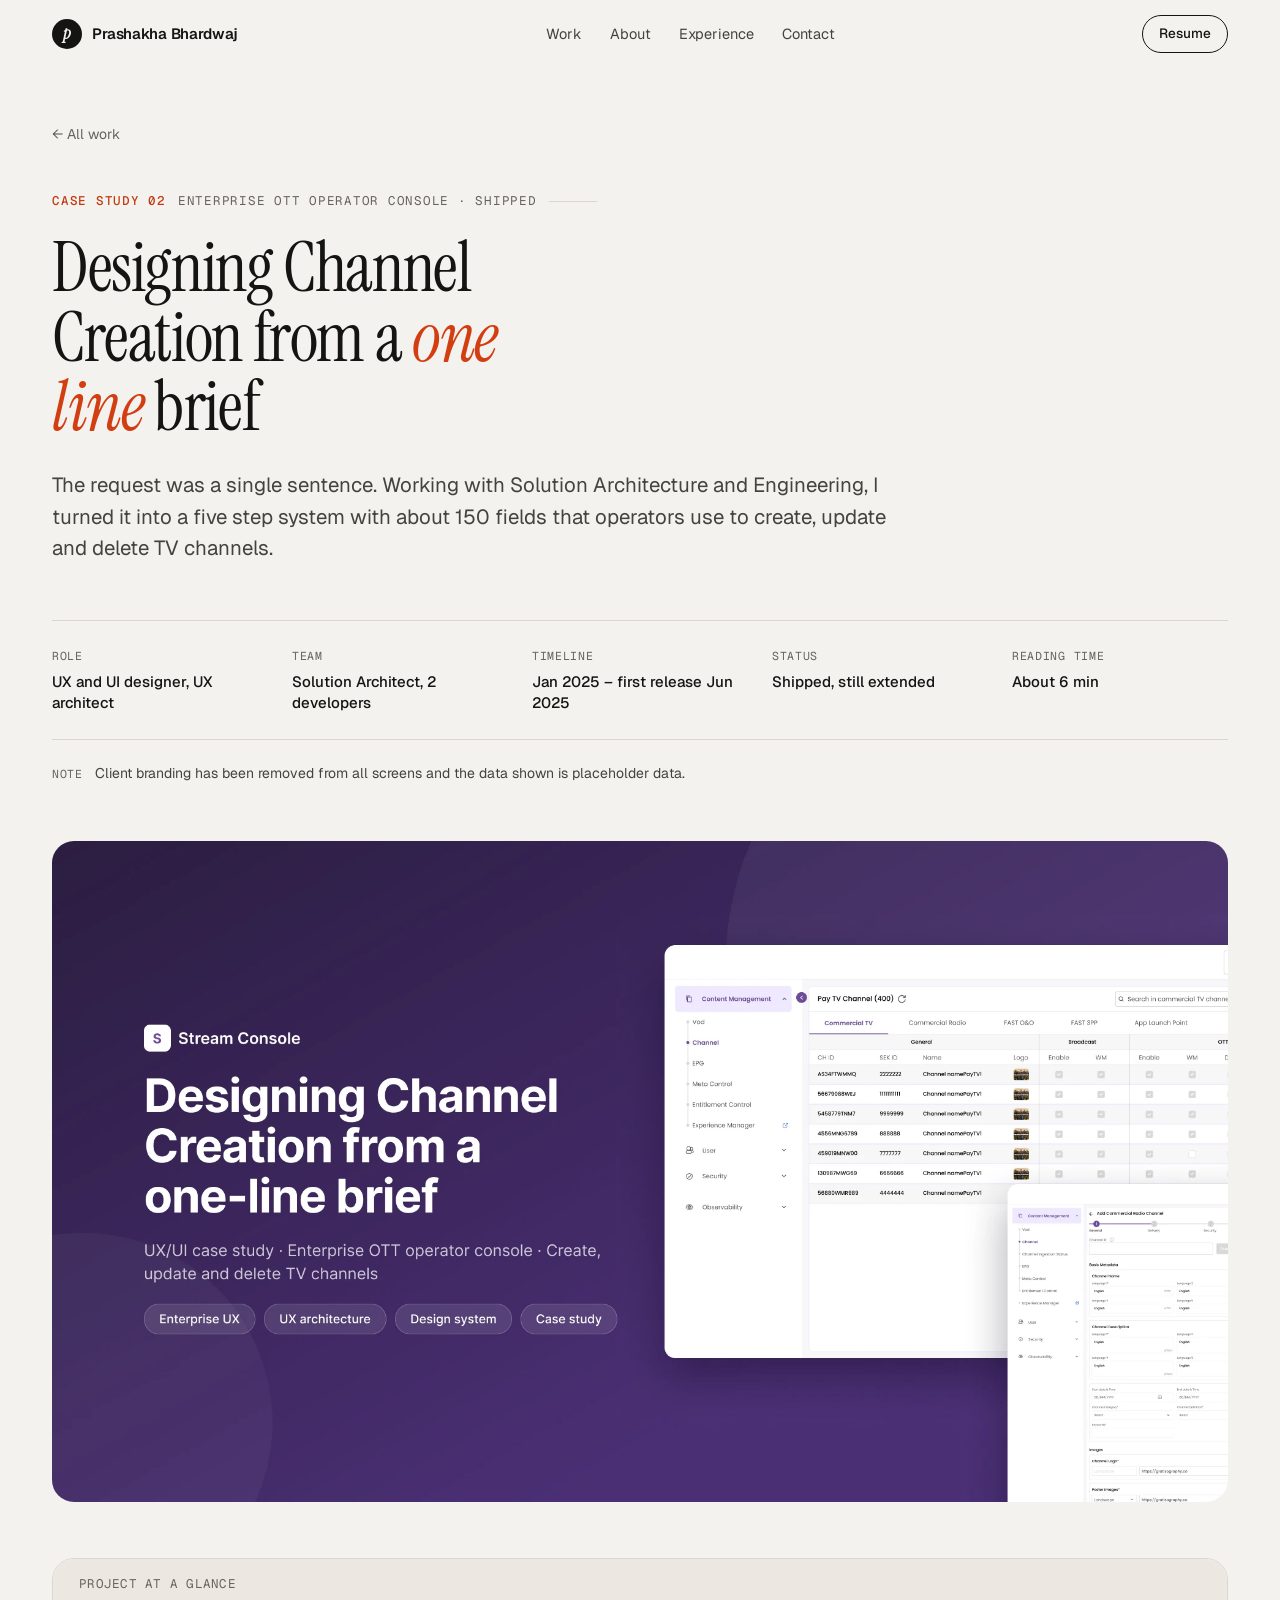
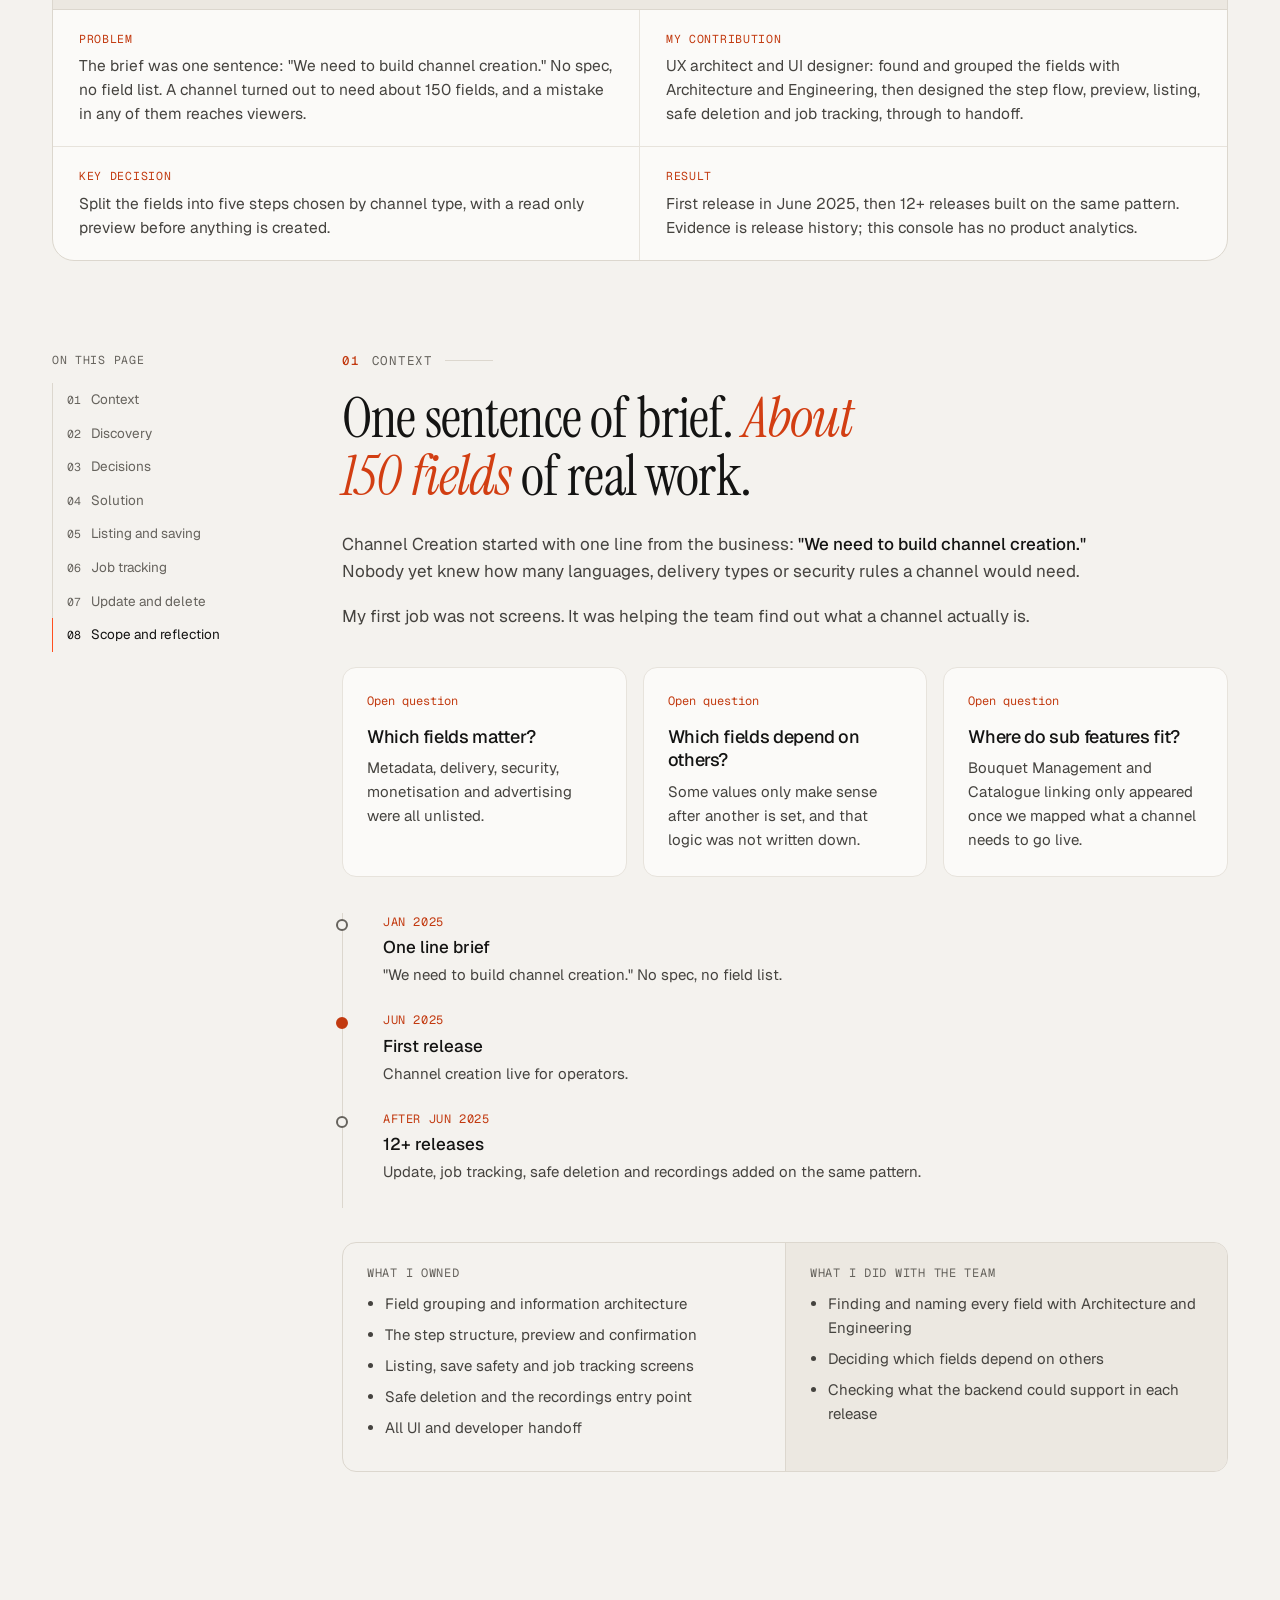
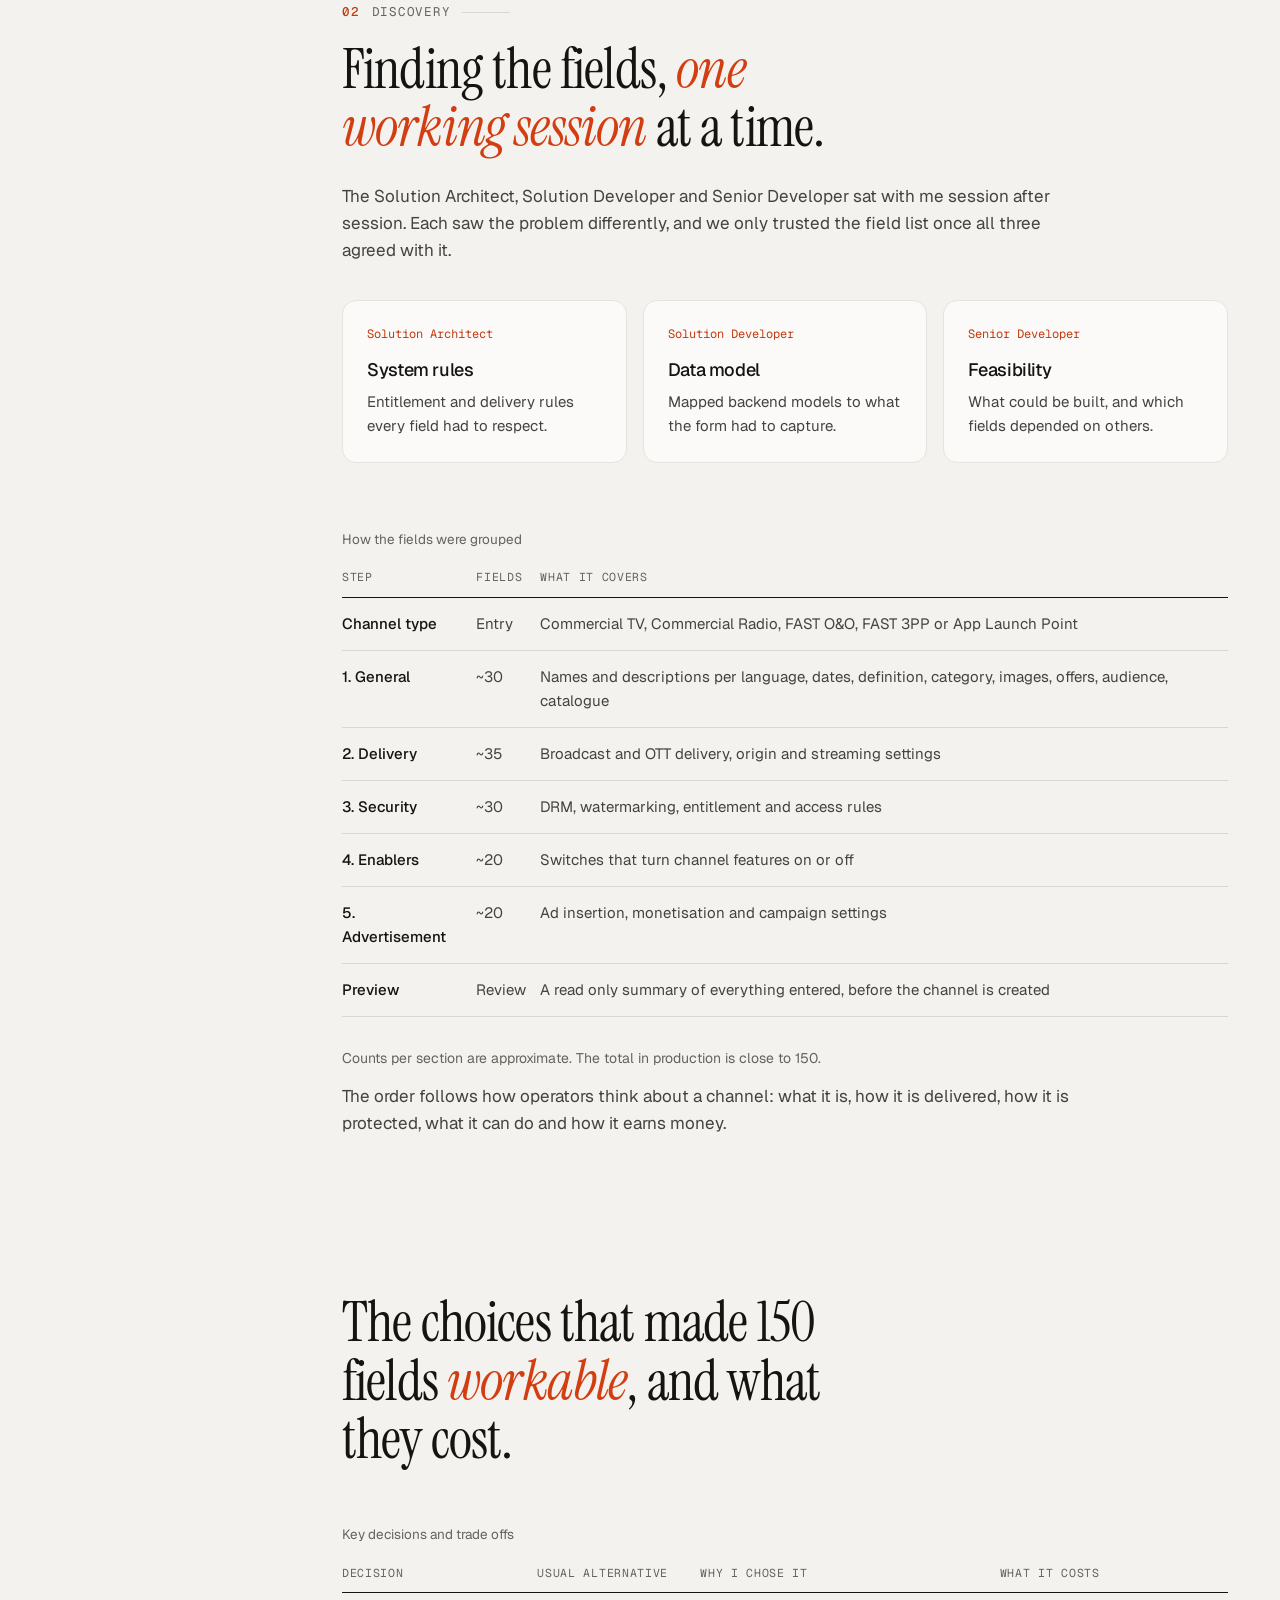
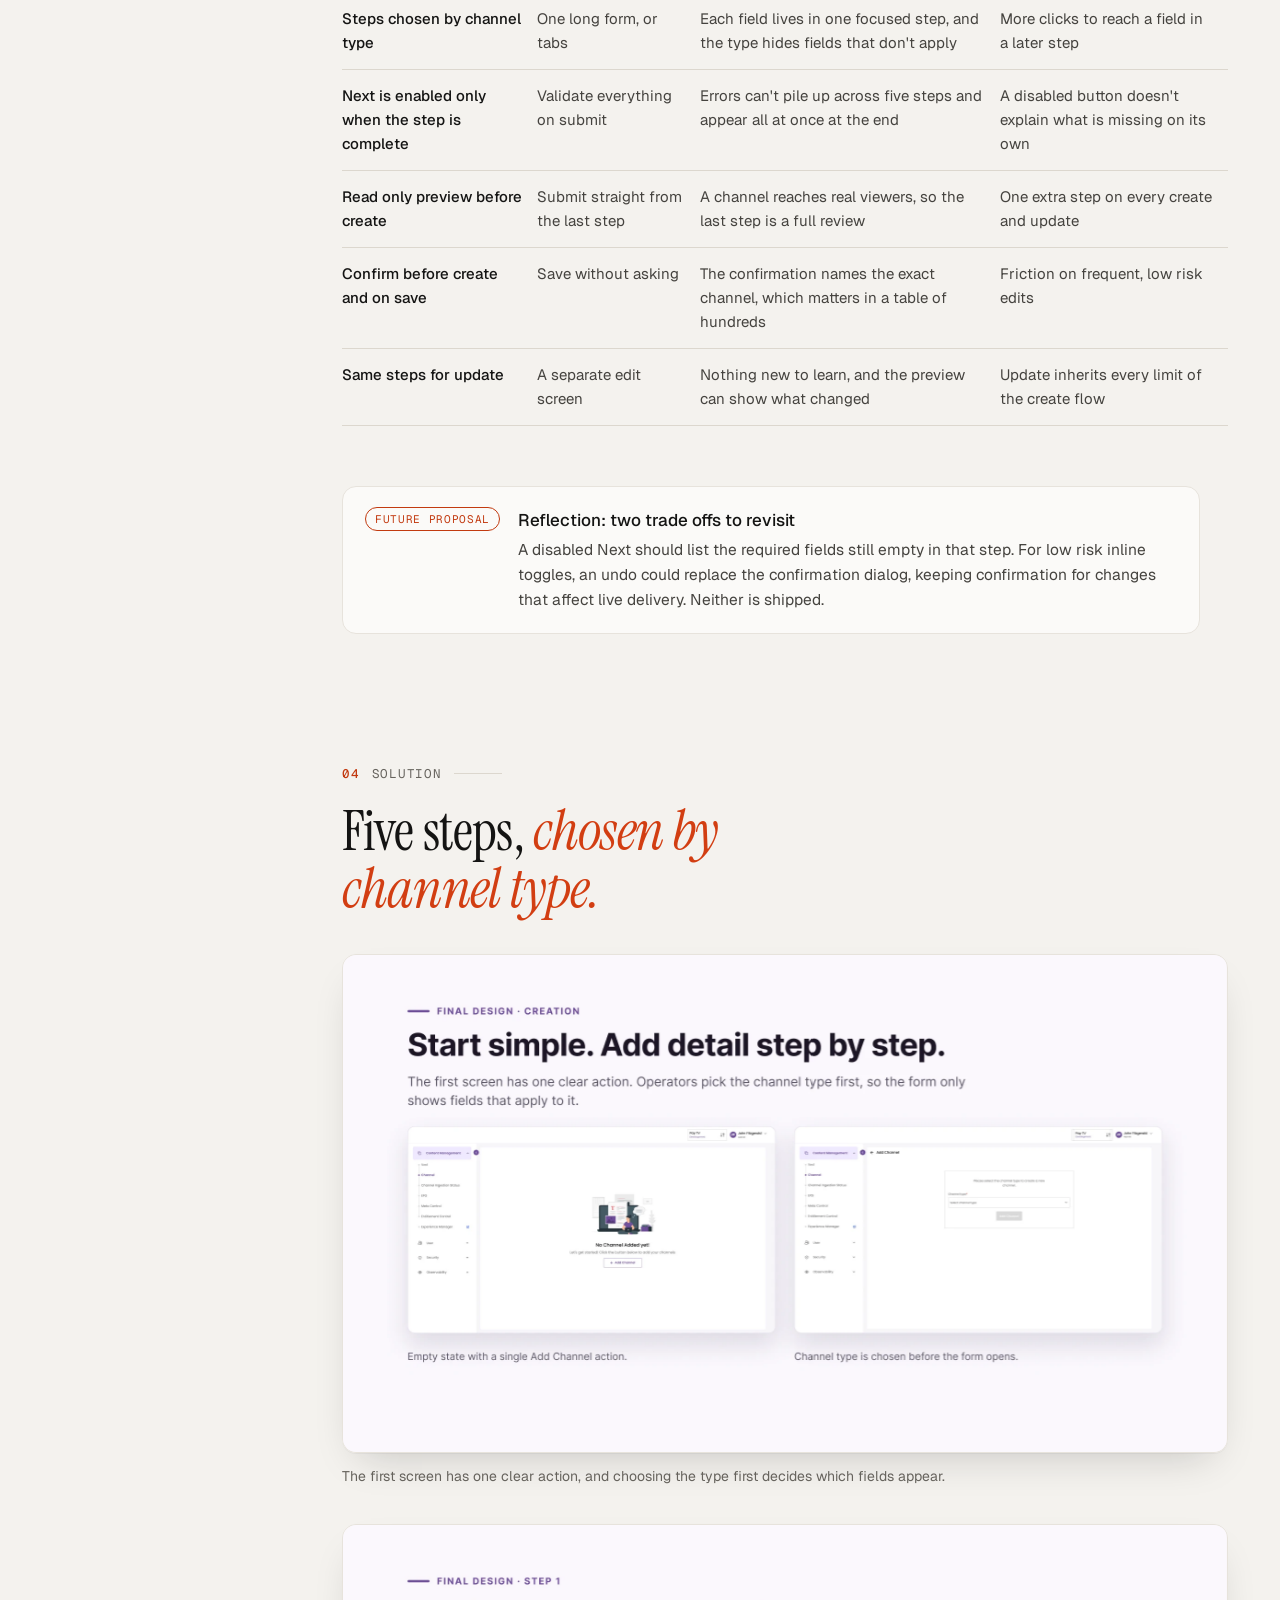
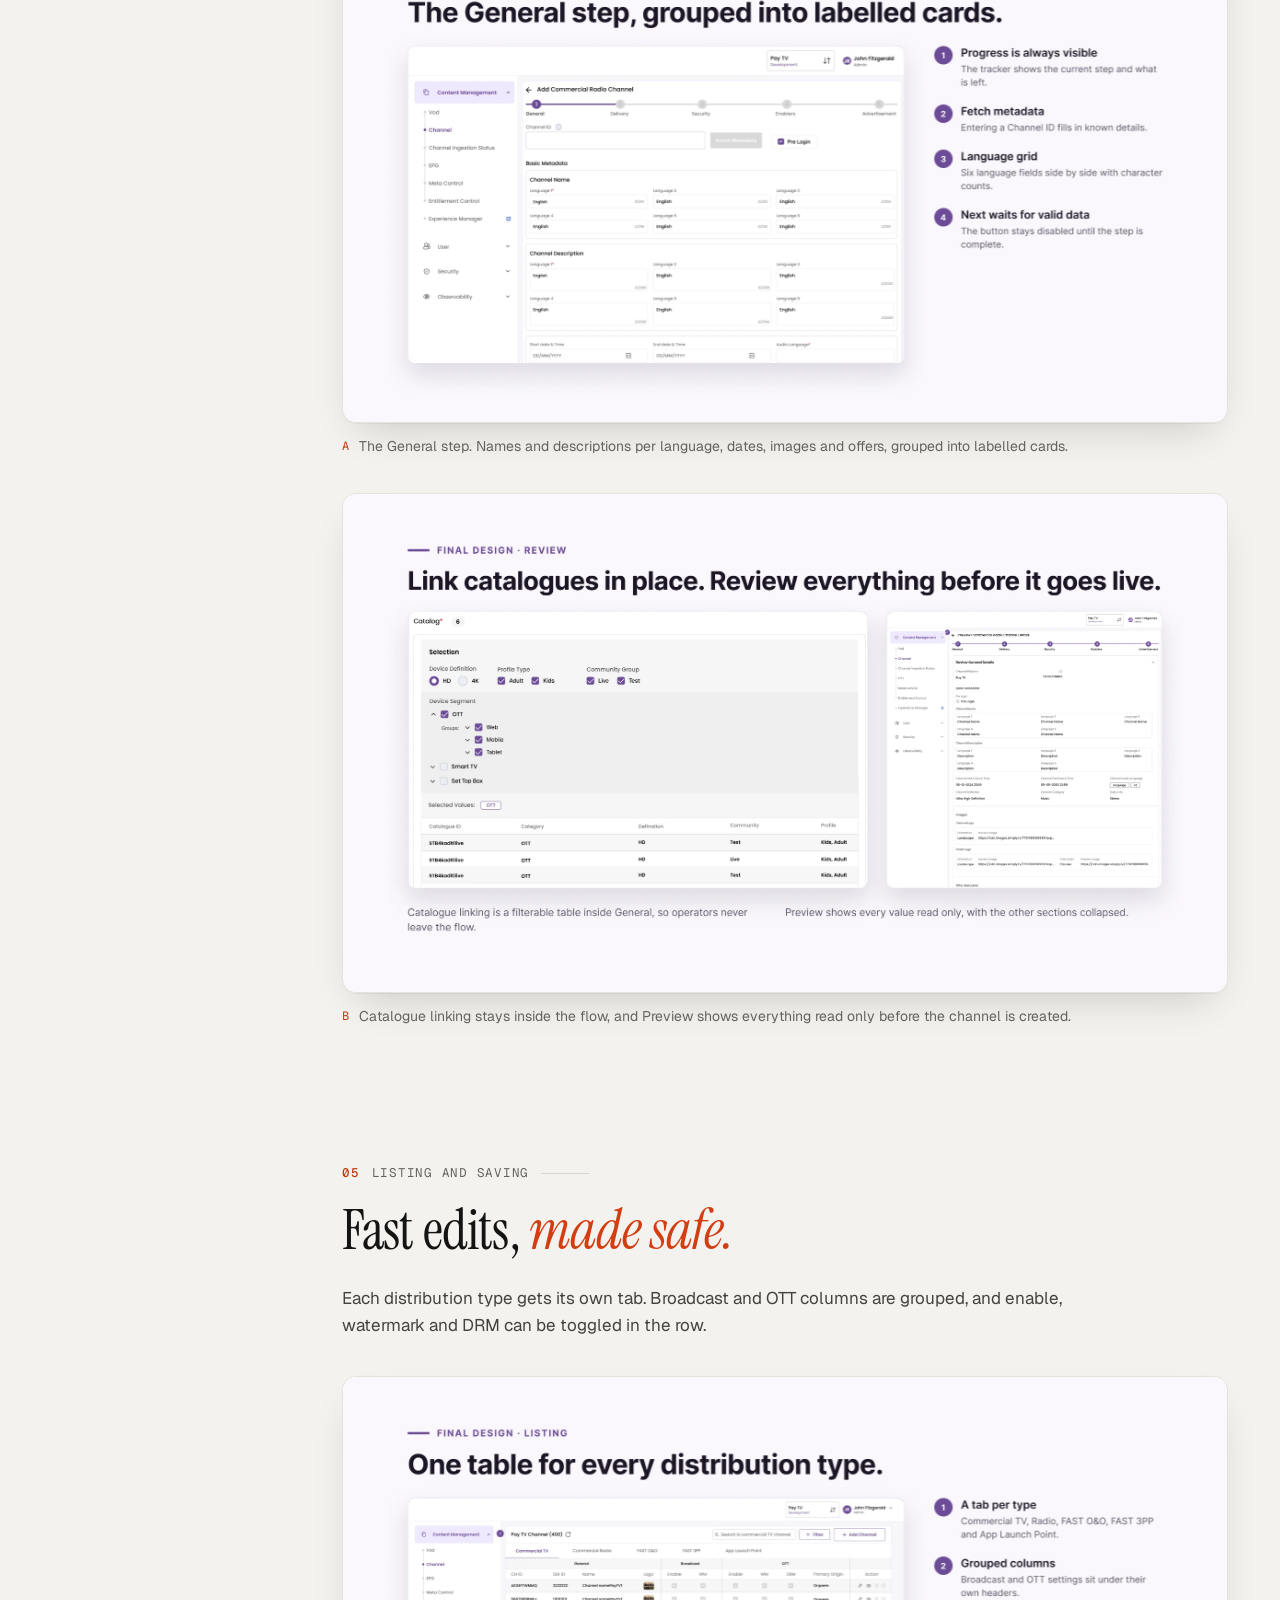
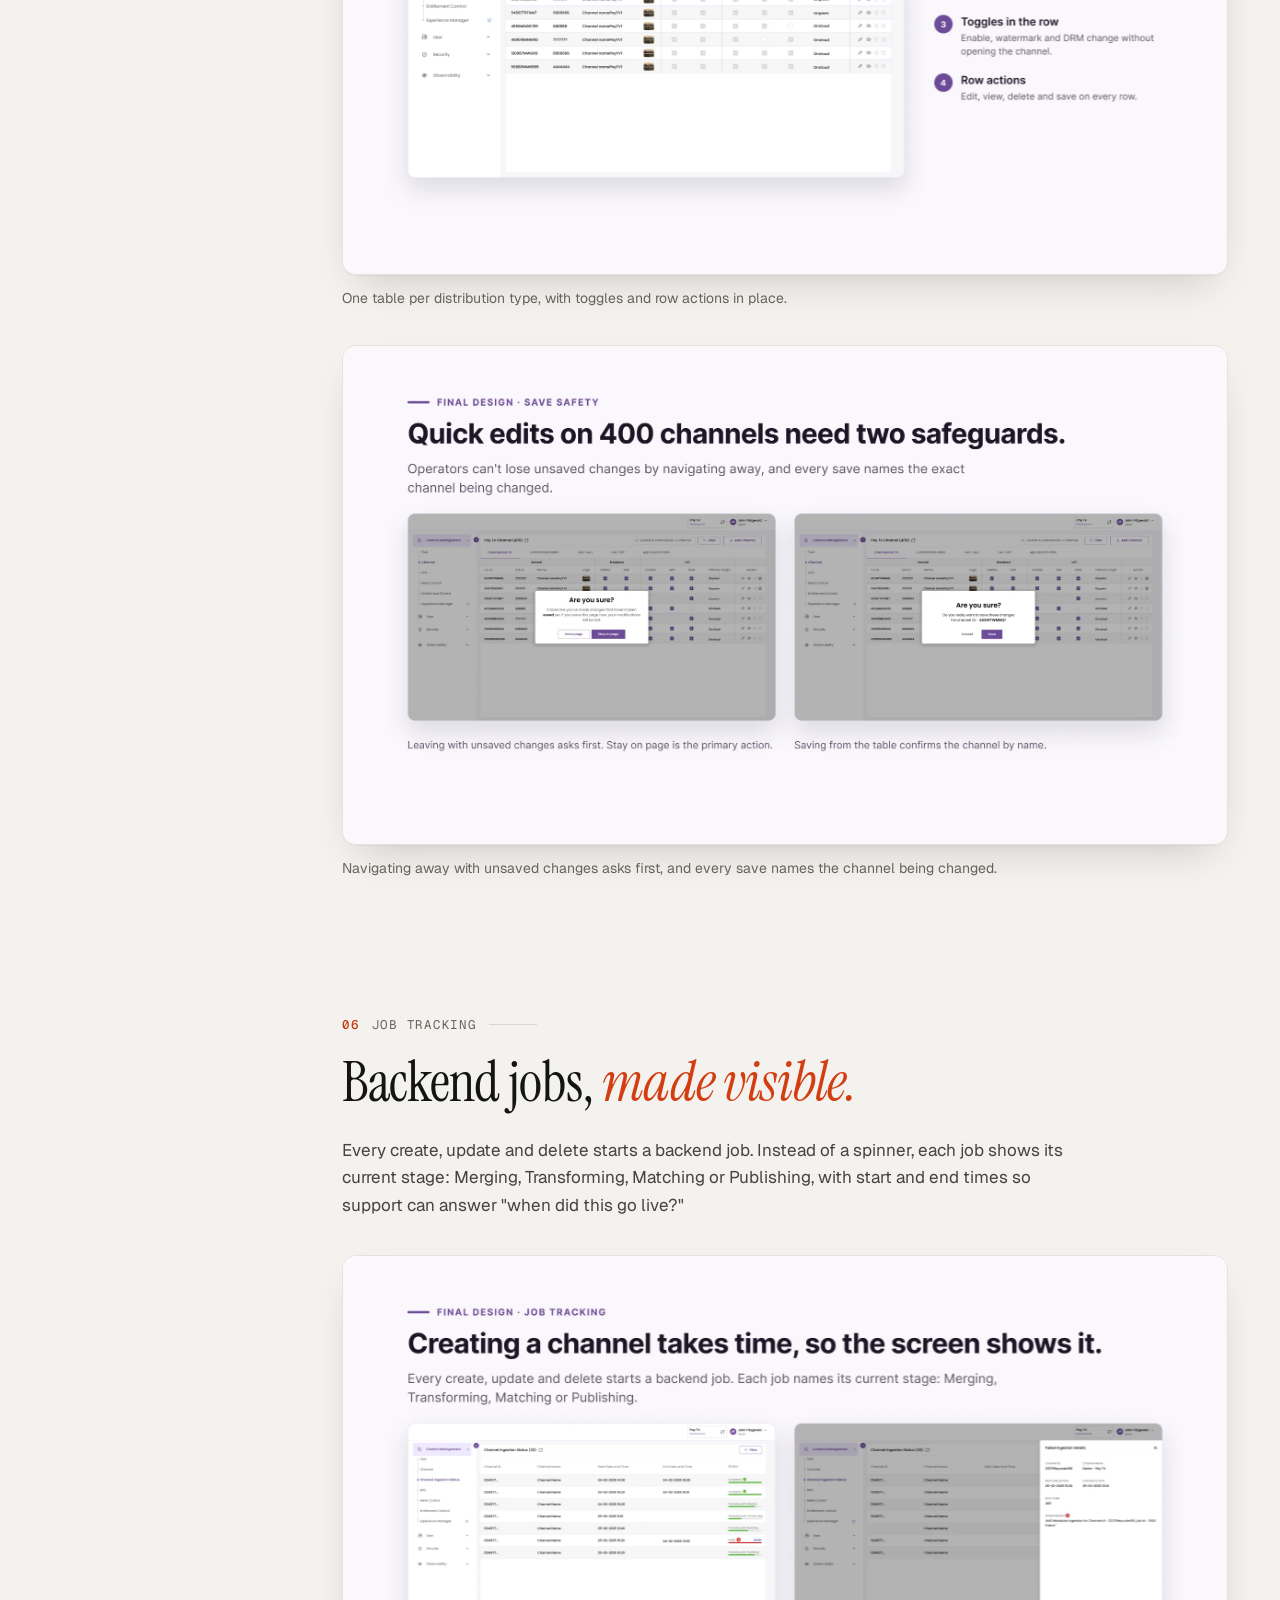
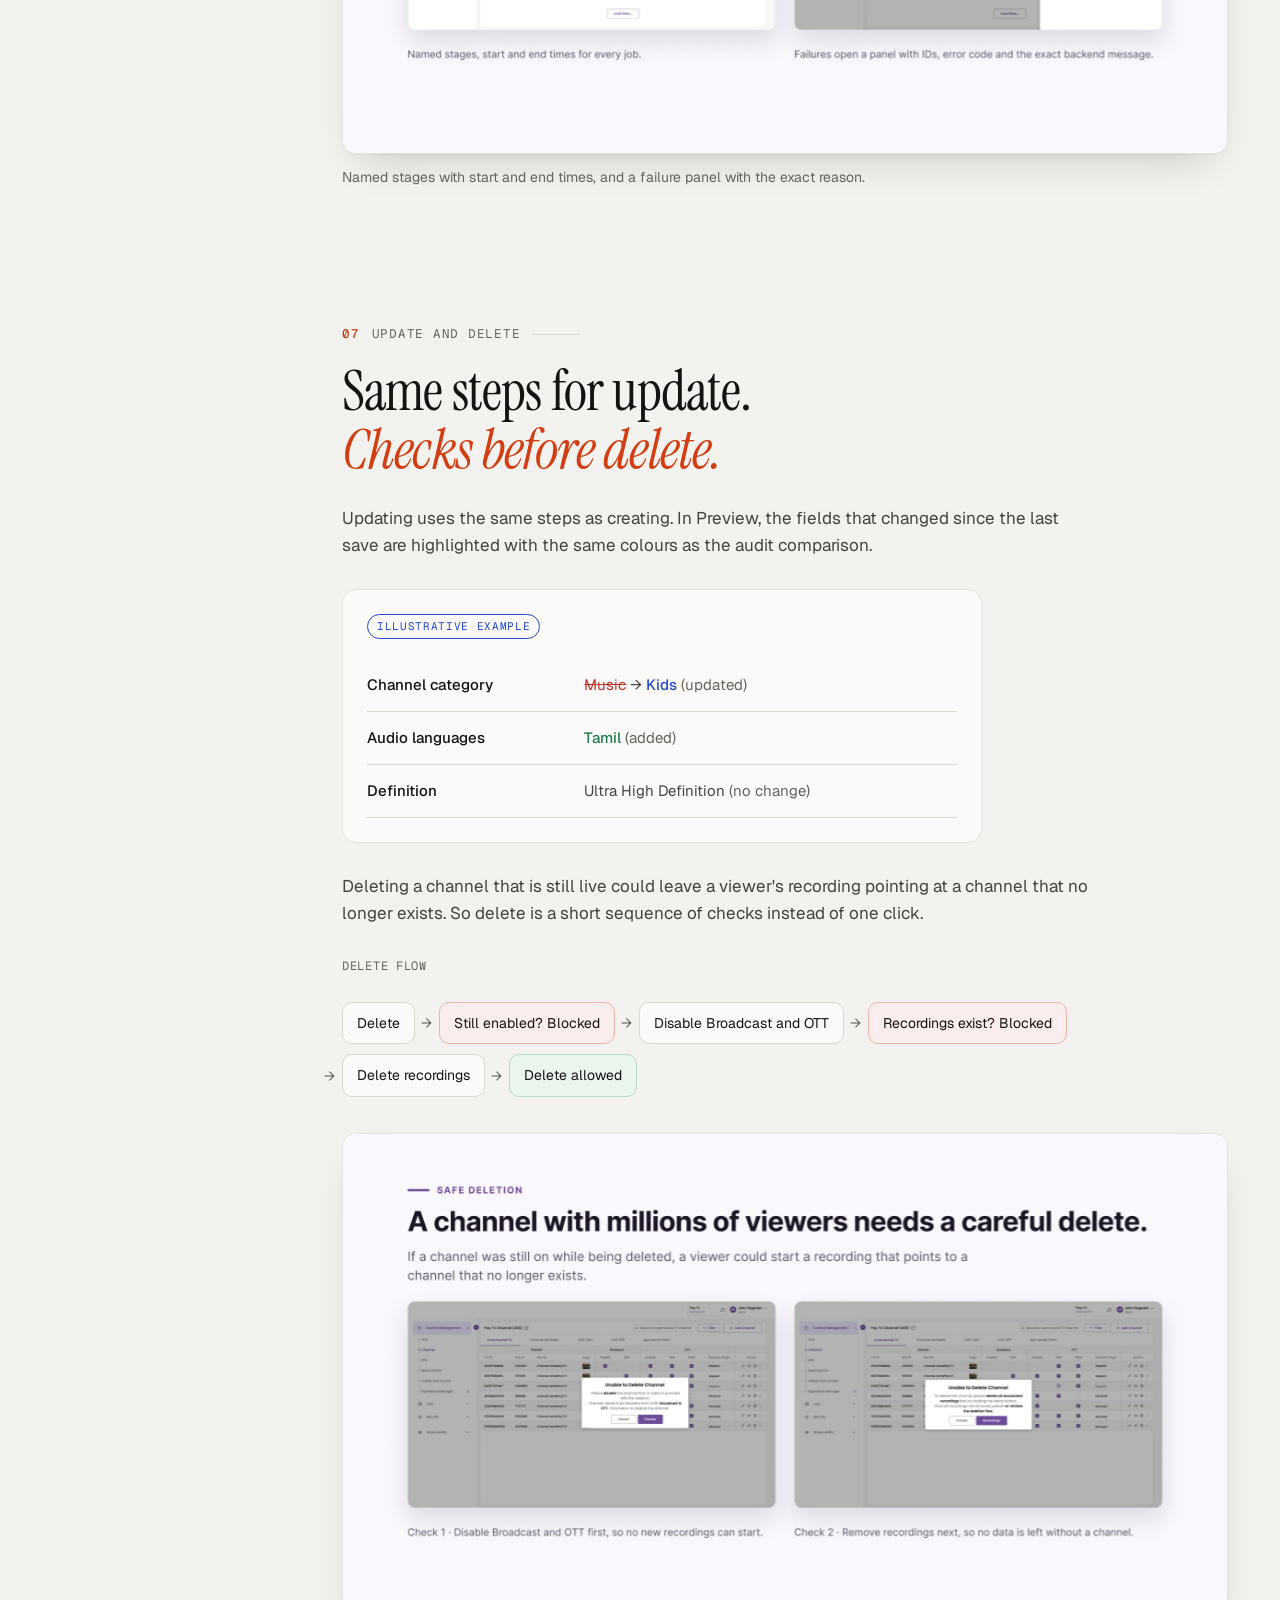
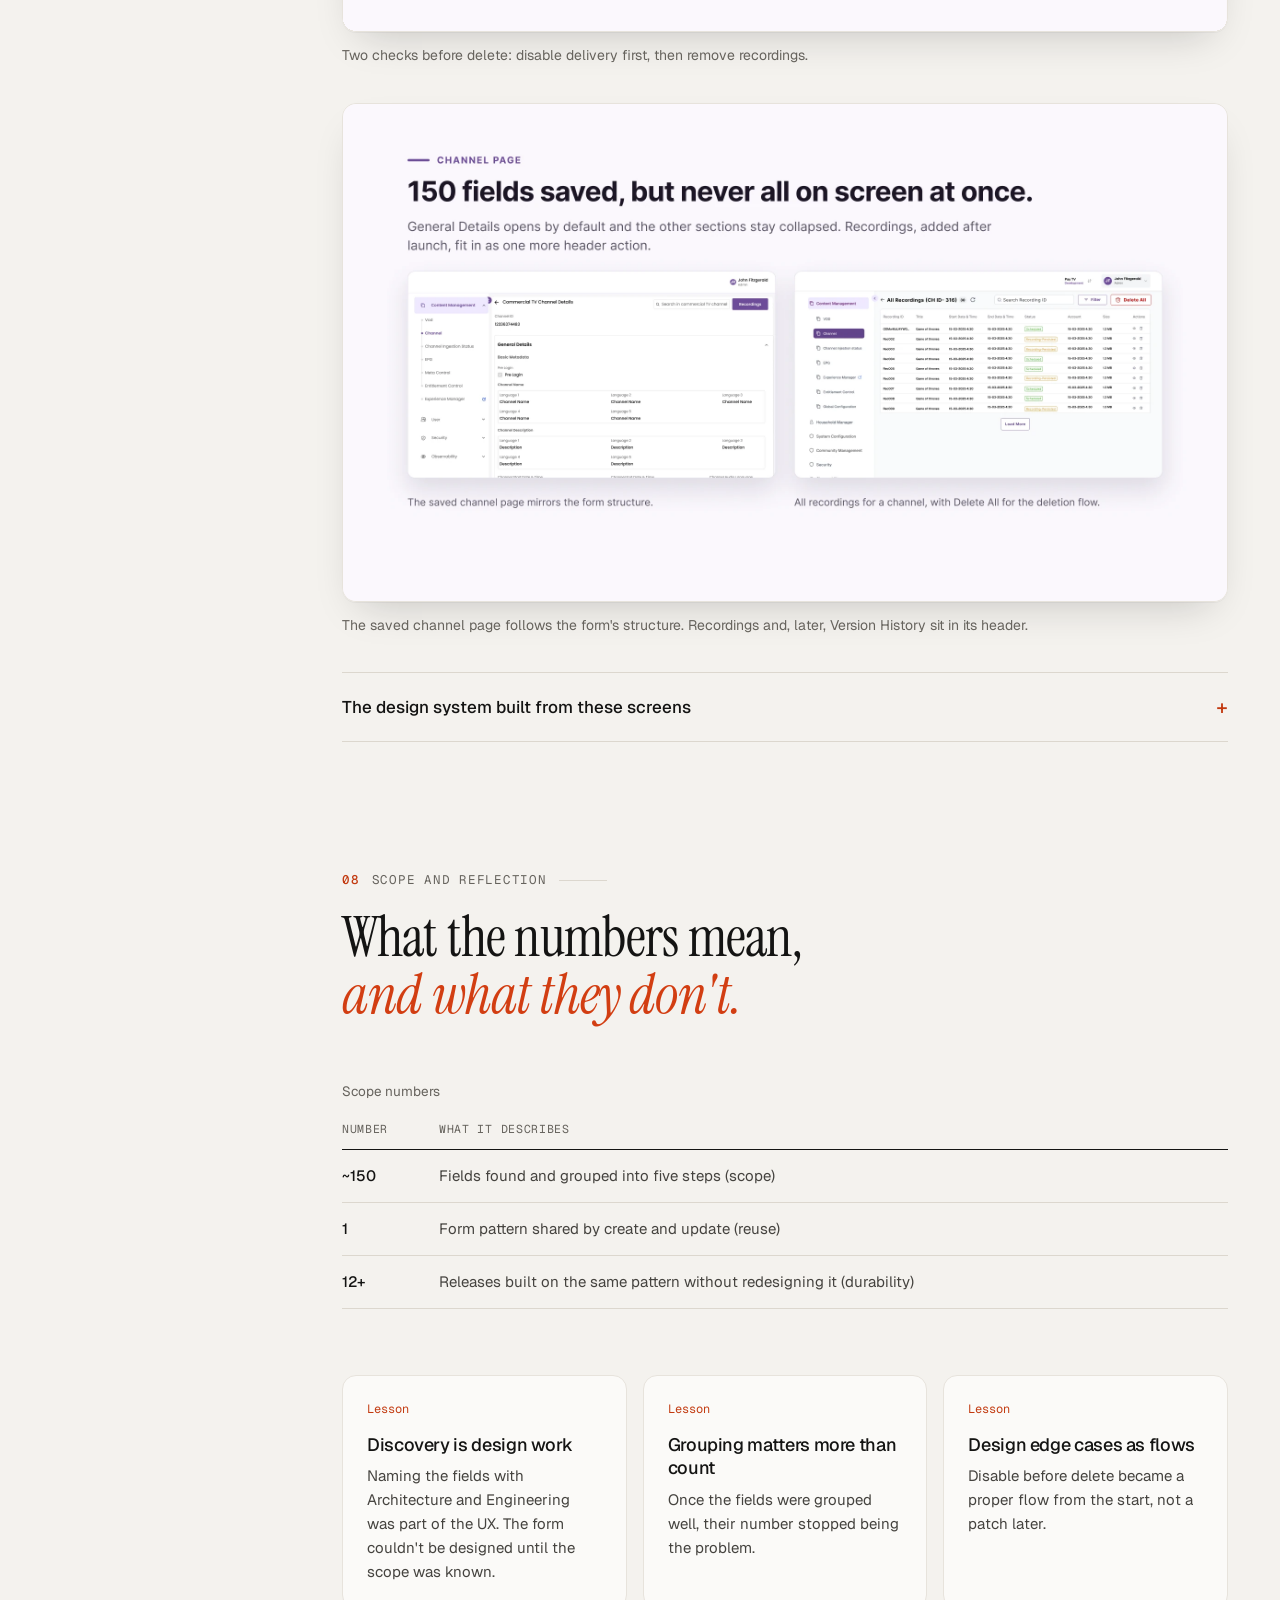
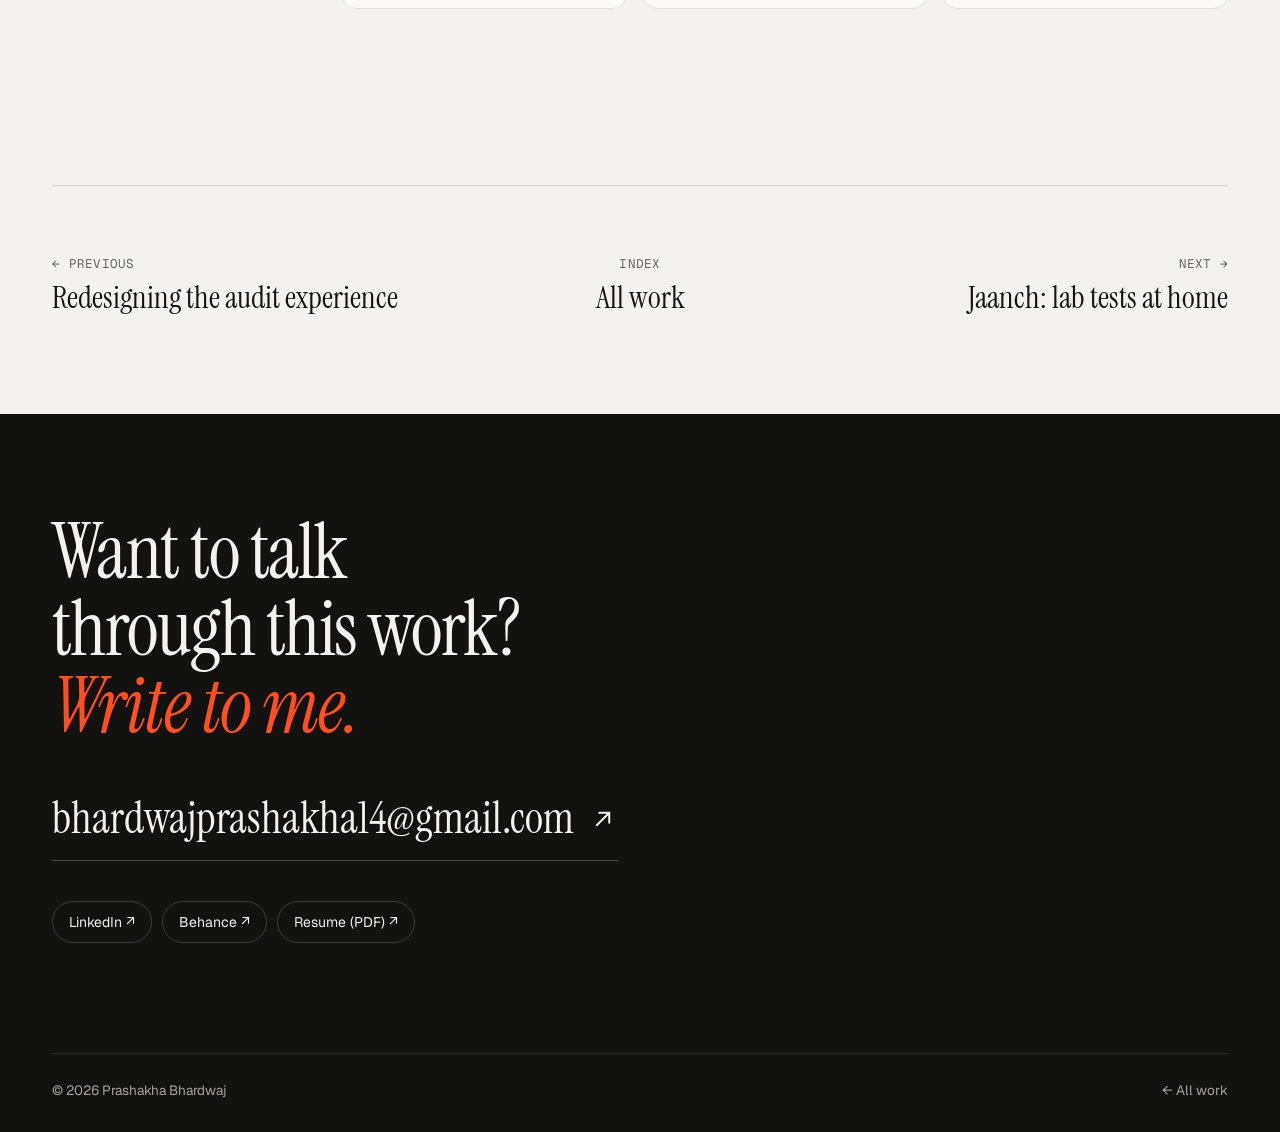
<file: work/channel-creation.html>
<!DOCTYPE html>
<html lang="en">
<head>
<meta charset="UTF-8">
<meta name="viewport" content="width=device-width, initial-scale=1">
<title>Designing Channel Creation | Prashakha Bhardwaj</title>
<meta name="description" content="How a one line brief became a five step, roughly 150 field channel creation system in an enterprise OTT operator console.">
<link rel="canonical" href="https://bhardwajprashakha14.github.io/Prashakha-Bhardwaj-Portfolio/work/channel-creation.html">
<meta property="og:type" content="article">
<meta property="og:site_name" content="Prashakha Bhardwaj">
<meta property="og:title" content="Designing Channel Creation">
<meta property="og:description" content="How a one line brief became a five step, roughly 150 field channel creation system in an enterprise OTT operator console.">
<meta property="og:url" content="https://bhardwajprashakha14.github.io/Prashakha-Bhardwaj-Portfolio/work/channel-creation.html">
<meta property="og:image" content="https://bhardwajprashakha14.github.io/Prashakha-Bhardwaj-Portfolio/assets/img/ch-cover.webp">
<meta name="twitter:card" content="summary_large_image">
<meta name="theme-color" content="#F4F2EE">
<link rel="preconnect" href="https://fonts.googleapis.com">
<link rel="preconnect" href="https://fonts.gstatic.com" crossorigin>
<link href="https://fonts.googleapis.com/css2?family=Geist:wght@400;500;600&family=Geist+Mono:wght@400;500&family=Instrument+Serif:ital@0;1&display=swap" rel="stylesheet">
<link rel="stylesheet" href="../assets/site.css">
<script>document.documentElement.classList.add('js')</script>
<link rel="icon" href="data:image/svg+xml,%3Csvg xmlns='http://www.w3.org/2000/svg' viewBox='0 0 32 32'%3E%3Ccircle cx='16' cy='16' r='16' fill='%23141413'/%3E%3Ctext x='16' y='22' font-family='Georgia' font-style='italic' font-size='18' fill='%23F4F2EE' text-anchor='middle'%3Ep%3C/text%3E%3C/svg%3E">
</head>
<body class="case">
<a class="skip" href="#content">Skip to content</a>
<header class="nav">
  <div class="wrap">
    <a href="../index.html" class="brand"><span class="mark" aria-hidden="true">p</span>Prashakha Bhardwaj</a>
    <nav class="nav-links" id="site-menu" aria-label="Site">
      <a href="../index.html#work">Work</a>
      <a href="../index.html#about">About</a>
      <a href="../index.html#experience">Experience</a>
      <a href="../index.html#contact">Contact</a>
      <a class="menu-only" href="../Prashakha-Bhardwaj-Resume.pdf" target="_blank" rel="noopener">Resume (PDF)</a>
    </nav>
    <div class="nav-end">
      <a class="btn btn-line nav-resume" href="../Prashakha-Bhardwaj-Resume.pdf" target="_blank" rel="noopener">Resume</a>
      <button class="menu-btn" type="button" aria-expanded="false" aria-controls="site-menu"><span class="sr">Menu</span><i></i><i></i></button>
    </div>
  </div>
</header>
<main id="content">
<div class="cs-hero"><div class="wrap">
<a class="back" href="../index.html#work">← All work</a>
<div class="kicker rv"><b>Case study 02</b> Enterprise OTT operator console · Shipped</div>
<h1 class="h-xl rv">Designing Channel Creation from a <em>one line</em> brief</h1>
<p class="lede rv">The request was a single sentence. Working with Solution Architecture and Engineering, I turned it into a five step system with about 150 fields that operators use to create, update and delete TV channels.</p>
<div class="cs-facts rv"><div><span>Role</span><b>UX and UI designer, UX architect</b></div><div><span>Team</span><b>Solution Architect, 2 developers</b></div><div><span>Timeline</span><b>Jan 2025 – first release Jun 2025</b></div><div><span>Status</span><b>Shipped, still extended</b></div><div><span>Reading time</span><b>About 6 min</b></div></div>
<p class="cs-note rv"><b>Note</b><span>Client branding has been removed from all screens and the data shown is placeholder data.</span></p>
<div class="cs-cover full rv"><img src="../assets/img/ch-cover.webp" alt="Cover: designing Channel Creation from a one line brief, with the channel listing screen" width="1920" height="1080" decoding="async"></div>
<section class="exec rv" aria-labelledby="exec-h"><h2 id="exec-h" class="mono">Project at a glance</h2><dl><div><dt>Problem</dt><dd>The brief was one sentence: "We need to build channel creation." No spec, no field list. A channel turned out to need about 150 fields, and a mistake in any of them reaches viewers.</dd></div><div><dt>My contribution</dt><dd>UX architect and UI designer: found and grouped the fields with Architecture and Engineering, then designed the step flow, preview, listing, safe deletion and job tracking, through to handoff.</dd></div><div><dt>Key decision</dt><dd>Split the fields into five steps chosen by channel type, with a read only preview before anything is created.</dd></div><div><dt>Result</dt><dd>First release in June 2025, then 12+ releases built on the same pattern. Evidence is release history; this console has no product analytics.</dd></div></dl></section>
</div></div>
<div class="wrap"><div class="cs"><nav class="toc" aria-label="On this page"><p>On this page</p><div class="toc-list"><a href="#context"><span>01</span>Context</a><a href="#discovery"><span>02</span>Discovery</a><a href="#decisions"><span>03</span>Decisions</a><a href="#solution"><span>04</span>Solution</a><a href="#listing"><span>05</span>Listing and saving</a><a href="#tracking"><span>06</span>Job tracking</a><a href="#update"><span>07</span>Update and delete</a><a href="#reflection"><span>08</span>Scope and reflection</a></div></nav><div class="cs-body"><section class="chap" id="context" aria-labelledby="context-h"><div class="kicker rv"><b>01</b> Context</div><h2 class="h2 rv" id="context-h">One sentence of brief. <em>About 150 fields</em> of real work.</h2><div class="prose rv"><p>Channel Creation started with one line from the business: <strong>"We need to build channel creation."</strong> Nobody yet knew how many languages, delivery types or security rules a channel would need.</p><p>My first job was not screens. It was helping the team find out what a channel actually is.</p></div><div class="cols  rv"><div class="cell"><span class="n">Open question</span><h3 class="h4">Which fields matter?</h3><p>Metadata, delivery, security, monetisation and advertising were all unlisted.</p></div><div class="cell"><span class="n">Open question</span><h3 class="h4">Which fields depend on others?</h3><p>Some values only make sense after another is set, and that logic was not written down.</p></div><div class="cell"><span class="n">Open question</span><h3 class="h4">Where do sub features fit?</h3><p>Bouquet Management and Catalogue linking only appeared once we mapped what a channel needs to go live.</p></div></div><ol class="tl rv" aria-label="Channel Creation timeline"><li class=""><span class="tl-when">Jan 2025</span><b>One line brief</b><p>"We need to build channel creation." No spec, no field list.</p></li><li class="now"><span class="tl-when">Jun 2025</span><b>First release</b><p>Channel creation live for operators.</p></li><li class=""><span class="tl-when">After Jun 2025</span><b>12+ releases</b><p>Update, job tracking, safe deletion and recordings added on the same pattern.</p></li></ol><div class="own rv"><div><h3 class="h5">What I owned</h3><ul><li>Field grouping and information architecture</li><li>The step structure, preview and confirmation</li><li>Listing, save safety and job tracking screens</li><li>Safe deletion and the recordings entry point</li><li>All UI and developer handoff</li></ul></div><div><h3 class="h5">What I did with the team</h3><ul><li>Finding and naming every field with Architecture and Engineering</li><li>Deciding which fields depend on others</li><li>Checking what the backend could support in each release</li></ul></div></div></section>
<section class="chap" id="discovery" aria-labelledby="discovery-h"><div class="kicker rv"><b>02</b> Discovery</div><h2 class="h2 rv" id="discovery-h">Finding the fields, <em>one working session</em> at a time.</h2><div class="prose rv"><p>The Solution Architect, Solution Developer and Senior Developer sat with me session after session. Each saw the problem differently, and we only trusted the field list once all three agreed with it.</p></div><div class="cols  rv"><div class="cell"><span class="n">Solution Architect</span><h3 class="h4">System rules</h3><p>Entitlement and delivery rules every field had to respect.</p></div><div class="cell"><span class="n">Solution Developer</span><h3 class="h4">Data model</h3><p>Mapped backend models to what the form had to capture.</p></div><div class="cell"><span class="n">Senior Developer</span><h3 class="h4">Feasibility</h3><p>What could be built, and which fields depended on others.</p></div></div><div class="table-wrap rv" tabindex="0" role="region" aria-label="How the fields were grouped"><table class="table"><caption>How the fields were grouped</caption><thead><tr><th scope="col">Step</th><th scope="col">Fields</th><th scope="col">What it covers</th></tr></thead><tbody><tr><th scope="row">Channel type</th><td>Entry</td><td>Commercial TV, Commercial Radio, FAST O&amp;O, FAST 3PP or App Launch Point</td></tr><tr><th scope="row">1. General</th><td>~30</td><td>Names and descriptions per language, dates, definition, category, images, offers, audience, catalogue</td></tr><tr><th scope="row">2. Delivery</th><td>~35</td><td>Broadcast and OTT delivery, origin and streaming settings</td></tr><tr><th scope="row">3. Security</th><td>~30</td><td>DRM, watermarking, entitlement and access rules</td></tr><tr><th scope="row">4. Enablers</th><td>~20</td><td>Switches that turn channel features on or off</td></tr><tr><th scope="row">5. Advertisement</th><td>~20</td><td>Ad insertion, monetisation and campaign settings</td></tr><tr><th scope="row">Preview</th><td>Review</td><td>A read only summary of everything entered, before the channel is created</td></tr></tbody></table></div><p class="muted small rv">Counts per section are approximate. The total in production is close to 150.</p><div class="prose rv"><p>The order follows how operators think about a channel: what it is, how it is delivered, how it is protected, what it can do and how it earns money.</p></div></section>
<section class="chap" id="decisions" aria-labelledby="decisions-h"><div class="kicker rv"><b>03</b> Decisions</div><h2 class="h2 rv" id="decisions-h">The choices that made 150 fields <em>workable</em>, and what they cost.</h2><div class="table-wrap rv" tabindex="0" role="region" aria-label="Key decisions and trade offs"><table class="table"><caption>Key decisions and trade offs</caption><thead><tr><th scope="col">Decision</th><th scope="col">Usual alternative</th><th scope="col">Why I chose it</th><th scope="col">What it costs</th></tr></thead><tbody><tr><th scope="row">Steps chosen by channel type</th><td>One long form, or tabs</td><td>Each field lives in one focused step, and the type hides fields that don't apply</td><td>More clicks to reach a field in a later step</td></tr><tr><th scope="row">Next is enabled only when the step is complete</th><td>Validate everything on submit</td><td>Errors can't pile up across five steps and appear all at once at the end</td><td>A disabled button doesn't explain what is missing on its own</td></tr><tr><th scope="row">Read only preview before create</th><td>Submit straight from the last step</td><td>A channel reaches real viewers, so the last step is a full review</td><td>One extra step on every create and update</td></tr><tr><th scope="row">Confirm before create and on save</th><td>Save without asking</td><td>The confirmation names the exact channel, which matters in a table of hundreds</td><td>Friction on frequent, low risk edits</td></tr><tr><th scope="row">Same steps for update</th><td>A separate edit screen</td><td>Nothing new to learn, and the preview can show what changed</td><td>Update inherits every limit of the create flow</td></tr></tbody></table></div><aside class="callout rv"><span class="ev ev-proposal">Future proposal</span><div><b>Reflection: two trade offs to revisit</b><p>A disabled Next should list the required fields still empty in that step. For low risk inline toggles, an undo could replace the confirmation dialog, keeping confirmation for changes that affect live delivery. Neither is shipped.</p></div></aside></section>
<section class="chap" id="solution" aria-labelledby="solution-h"><div class="kicker rv"><b>04</b> Solution</div><h2 class="h2 rv" id="solution-h">Five steps, <em>chosen by channel type.</em></h2><figure class="rv wide"><div class="slide"><button type="button" class="zoom" data-full="../assets/img/chs-creation.webp" aria-label="Enlarge image: Empty channel list with one Add Channel action, and the channel type picker shown before the form opens"><img src="../assets/img/chs-creation.webp" alt="Empty channel list with one Add Channel action, and the channel type picker shown before the form opens" width="1920" height="1080" loading="lazy" decoding="async"><span class="zoom-hint" aria-hidden="true"><svg viewBox="0 0 24 24" aria-hidden="true" focusable="false"><path d="M15 3h6v6M9 21H3v-6M21 3l-7 7M3 21l7-7" fill="none" stroke="currentColor" stroke-width="1.8" stroke-linecap="round" stroke-linejoin="round"/></svg><span>Enlarge</span></span></button></div><figcaption><span>The first screen has one clear action, and choosing the type first decides which fields appear.</span></figcaption></figure><figure class="rv wide"><div class="slide"><button type="button" class="zoom" data-full="../assets/img/chs-general.webp" aria-label="Enlarge image: General step of the channel creation form with a step tracker, Fetch Metadata and language fields, annotated"><img src="../assets/img/chs-general.webp" alt="General step of the channel creation form with a step tracker, Fetch Metadata and language fields, annotated" width="1920" height="1080" loading="lazy" decoding="async"><span class="zoom-hint" aria-hidden="true"><svg viewBox="0 0 24 24" aria-hidden="true" focusable="false"><path d="M15 3h6v6M9 21H3v-6M21 3l-7 7M3 21l7-7" fill="none" stroke="currentColor" stroke-width="1.8" stroke-linecap="round" stroke-linejoin="round"/></svg><span>Enlarge</span></span></button></div><figcaption><b>A</b><span>The General step. Names and descriptions per language, dates, images and offers, grouped into labelled cards.</span></figcaption></figure><figure class="rv wide"><div class="slide"><button type="button" class="zoom" data-full="../assets/img/chs-catalogue-preview.webp" aria-label="Enlarge image: Catalogue selection table inside the General step, next to the read only Preview step"><img src="../assets/img/chs-catalogue-preview.webp" alt="Catalogue selection table inside the General step, next to the read only Preview step" width="1920" height="1080" loading="lazy" decoding="async"><span class="zoom-hint" aria-hidden="true"><svg viewBox="0 0 24 24" aria-hidden="true" focusable="false"><path d="M15 3h6v6M9 21H3v-6M21 3l-7 7M3 21l7-7" fill="none" stroke="currentColor" stroke-width="1.8" stroke-linecap="round" stroke-linejoin="round"/></svg><span>Enlarge</span></span></button></div><figcaption><b>B</b><span>Catalogue linking stays inside the flow, and Preview shows everything read only before the channel is created.</span></figcaption></figure></section>
<section class="chap" id="listing" aria-labelledby="listing-h"><div class="kicker rv"><b>05</b> Listing and saving</div><h2 class="h2 rv" id="listing-h">Fast edits, <em>made safe.</em></h2><div class="prose rv"><p>Each distribution type gets its own tab. Broadcast and OTT columns are grouped, and enable, watermark and DRM can be toggled in the row.</p></div><figure class="rv wide"><div class="slide"><button type="button" class="zoom" data-full="../assets/img/chs-listing.webp" aria-label="Enlarge image: Channel listing with a tab for each distribution type, grouped Broadcast and OTT columns and inline toggles, annotated"><img src="../assets/img/chs-listing.webp" alt="Channel listing with a tab for each distribution type, grouped Broadcast and OTT columns and inline toggles, annotated" width="1920" height="1080" loading="lazy" decoding="async"><span class="zoom-hint" aria-hidden="true"><svg viewBox="0 0 24 24" aria-hidden="true" focusable="false"><path d="M15 3h6v6M9 21H3v-6M21 3l-7 7M3 21l7-7" fill="none" stroke="currentColor" stroke-width="1.8" stroke-linecap="round" stroke-linejoin="round"/></svg><span>Enlarge</span></span></button></div><figcaption><span>One table per distribution type, with toggles and row actions in place.</span></figcaption></figure><figure class="rv wide"><div class="slide"><button type="button" class="zoom" data-full="../assets/img/chs-save-safety.webp" aria-label="Enlarge image: Unsaved changes dialog and save confirmation naming the channel"><img src="../assets/img/chs-save-safety.webp" alt="Unsaved changes dialog and save confirmation naming the channel" width="1920" height="1080" loading="lazy" decoding="async"><span class="zoom-hint" aria-hidden="true"><svg viewBox="0 0 24 24" aria-hidden="true" focusable="false"><path d="M15 3h6v6M9 21H3v-6M21 3l-7 7M3 21l7-7" fill="none" stroke="currentColor" stroke-width="1.8" stroke-linecap="round" stroke-linejoin="round"/></svg><span>Enlarge</span></span></button></div><figcaption><span>Navigating away with unsaved changes asks first, and every save names the channel being changed.</span></figcaption></figure></section>
<section class="chap" id="tracking" aria-labelledby="tracking-h"><div class="kicker rv"><b>06</b> Job tracking</div><h2 class="h2 rv" id="tracking-h">Backend jobs, <em>made visible.</em></h2><div class="prose rv"><p>Every create, update and delete starts a backend job. Instead of a spinner, each job shows its current stage: Merging, Transforming, Matching or Publishing, with start and end times so support can answer "when did this go live?"</p></div><figure class="rv wide"><div class="slide"><button type="button" class="zoom" data-full="../assets/img/chs-job-tracking.webp" aria-label="Enlarge image: Job status list with named stages, next to the failed job panel with IDs, error code and backend message"><img src="../assets/img/chs-job-tracking.webp" alt="Job status list with named stages, next to the failed job panel with IDs, error code and backend message" width="1920" height="1080" loading="lazy" decoding="async"><span class="zoom-hint" aria-hidden="true"><svg viewBox="0 0 24 24" aria-hidden="true" focusable="false"><path d="M15 3h6v6M9 21H3v-6M21 3l-7 7M3 21l7-7" fill="none" stroke="currentColor" stroke-width="1.8" stroke-linecap="round" stroke-linejoin="round"/></svg><span>Enlarge</span></span></button></div><figcaption><span>Named stages with start and end times, and a failure panel with the exact reason.</span></figcaption></figure></section>
<section class="chap" id="update" aria-labelledby="update-h"><div class="kicker rv"><b>07</b> Update and delete</div><h2 class="h2 rv" id="update-h">Same steps for update. <em>Checks before delete.</em></h2><div class="prose rv"><p>Updating uses the same steps as creating. In Preview, the fields that changed since the last save are highlighted with the same colours as the audit comparison.</p></div><div class="cell rv illus"><span class="n"><span class="ev ev-illustrative">Illustrative example</span></span><div class="table-wrap"><table class="table" style="margin:6px 0 0"><caption class="sr">Example of highlighted changes in the update preview</caption><tbody><tr><th scope="row">Channel category</th><td><s>Music</s> → <span class="upd">Kids</span> <span class="muted">(updated)</span></td></tr><tr><th scope="row">Audio languages</th><td><span class="add">Tamil</span> <span class="muted">(added)</span></td></tr><tr><th scope="row">Definition</th><td>Ultra High Definition <span class="muted">(no change)</span></td></tr></tbody></table></div></div><div class="prose rv"><p>Deleting a channel that is still live could leave a viewer's recording pointing at a channel that no longer exists. So delete is a short sequence of checks instead of one click.</p></div><p class="flow-label rv">Delete flow</p><ol class="flow rv" aria-label="Delete flow"><li class="">Delete</li><li class="bad">Still enabled? Blocked</li><li class="">Disable Broadcast and OTT</li><li class="bad">Recordings exist? Blocked</li><li class="">Delete recordings</li><li class="good">Delete allowed</li></ol><figure class="rv wide"><div class="slide"><button type="button" class="zoom" data-full="../assets/img/chs-deletion.webp" aria-label="Enlarge image: Delete blocked until Broadcast and OTT are disabled, and blocked again until recordings are removed"><img src="../assets/img/chs-deletion.webp" alt="Delete blocked until Broadcast and OTT are disabled, and blocked again until recordings are removed" width="1920" height="1080" loading="lazy" decoding="async"><span class="zoom-hint" aria-hidden="true"><svg viewBox="0 0 24 24" aria-hidden="true" focusable="false"><path d="M15 3h6v6M9 21H3v-6M21 3l-7 7M3 21l7-7" fill="none" stroke="currentColor" stroke-width="1.8" stroke-linecap="round" stroke-linejoin="round"/></svg><span>Enlarge</span></span></button></div><figcaption><span>Two checks before delete: disable delivery first, then remove recordings.</span></figcaption></figure><figure class="rv wide"><div class="slide"><button type="button" class="zoom" data-full="../assets/img/chs-channel-page.webp" aria-label="Enlarge image: Saved channel page with General Details open and sections collapsed, and the recordings list with Delete All"><img src="../assets/img/chs-channel-page.webp" alt="Saved channel page with General Details open and sections collapsed, and the recordings list with Delete All" width="1920" height="1080" loading="lazy" decoding="async"><span class="zoom-hint" aria-hidden="true"><svg viewBox="0 0 24 24" aria-hidden="true" focusable="false"><path d="M15 3h6v6M9 21H3v-6M21 3l-7 7M3 21l7-7" fill="none" stroke="currentColor" stroke-width="1.8" stroke-linecap="round" stroke-linejoin="round"/></svg><span>Enlarge</span></span></button></div><figcaption><span>The saved channel page follows the form's structure. Recordings and, later, Version History sit in its header.</span></figcaption></figure><details class="more rv"><summary>The design system built from these screens</summary><div class="more-body"><figure class="rv"><div class="slide"><button type="button" class="zoom" data-full="../assets/img/chs-ds-foundations.webp" aria-label="Enlarge image: Design system foundations: colour, type and spacing tokens"><img src="../assets/img/chs-ds-foundations.webp" alt="Design system foundations: colour, type and spacing tokens" width="1920" height="1080" loading="lazy" decoding="async"><span class="zoom-hint" aria-hidden="true"><svg viewBox="0 0 24 24" aria-hidden="true" focusable="false"><path d="M15 3h6v6M9 21H3v-6M21 3l-7 7M3 21l7-7" fill="none" stroke="currentColor" stroke-width="1.8" stroke-linecap="round" stroke-linejoin="round"/></svg><span>Enlarge</span></span></button></div></figure><figure class="rv"><div class="slide"><button type="button" class="zoom" data-full="../assets/img/chs-ds-components.webp" aria-label="Enlarge image: Components with variants built from the real screens"><img src="../assets/img/chs-ds-components.webp" alt="Components with variants built from the real screens" width="1920" height="1080" loading="lazy" decoding="async"><span class="zoom-hint" aria-hidden="true"><svg viewBox="0 0 24 24" aria-hidden="true" focusable="false"><path d="M15 3h6v6M9 21H3v-6M21 3l-7 7M3 21l7-7" fill="none" stroke="currentColor" stroke-width="1.8" stroke-linecap="round" stroke-linejoin="round"/></svg><span>Enlarge</span></span></button></div></figure></div></details></section>
<section class="chap" id="reflection" aria-labelledby="reflection-h"><div class="kicker rv"><b>08</b> Scope and reflection</div><h2 class="h2 rv" id="reflection-h">What the numbers mean, <em>and what they don't.</em></h2><div class="table-wrap rv" tabindex="0" role="region" aria-label="Scope numbers"><table class="table"><caption>Scope numbers</caption><thead><tr><th scope="col">Number</th><th scope="col">What it describes</th></tr></thead><tbody><tr><th scope="row">~150</th><td>Fields found and grouped into five steps (scope)</td></tr><tr><th scope="row">1</th><td>Form pattern shared by create and update (reuse)</td></tr><tr><th scope="row">12+</th><td>Releases built on the same pattern without redesigning it (durability)</td></tr></tbody></table></div><div class="cols  rv"><div class="cell"><span class="n">Lesson</span><h3 class="h4">Discovery is design work</h3><p>Naming the fields with Architecture and Engineering was part of the UX. The form couldn't be designed until the scope was known.</p></div><div class="cell"><span class="n">Lesson</span><h3 class="h4">Grouping matters more than count</h3><p>Once the fields were grouped well, their number stopped being the problem.</p></div><div class="cell"><span class="n">Lesson</span><h3 class="h4">Design edge cases as flows</h3><p>Disable before delete became a proper flow from the start, not a patch later.</p></div></div></section>
</div></div><nav class="pn" aria-label="More case studies">
<a class="pn-prev" href="audit-experience.html"><span class="mono">← Previous</span><b>Redesigning the audit experience</b></a>
<a class="pn-all" href="../index.html#work"><span class="mono">Index</span><b>All work</b></a>
<a class="pn-next" href="jaanch.html"><span class="mono">Next →</span><b>Jaanch: lab tests at home</b></a>
</nav></div></main>
<footer class="contact" style="padding-top:100px">
  <div class="wrap">
    <h2 class="h-xl">Want to talk through this work? <em>Write to me.</em></h2>
    <a class="mail" href="mailto:bhardwajprashakha14@gmail.com">bhardwajprashakha14@gmail.com
      <svg width="30" height="30" viewBox="0 0 24 24" fill="none" stroke="currentColor" stroke-width="1.6" stroke-linecap="round" aria-hidden="true"><path d="M7 17 17 7M9 7h8v8"/></svg></a>
    <div class="socials">
      <a href="https://www.linkedin.com/in/prashakha-bhardwaj-ux/" target="_blank" rel="noopener">LinkedIn ↗</a>
      <a href="https://www.behance.net/prashakbhardwa" target="_blank" rel="noopener">Behance ↗</a>
      <a href="../Prashakha-Bhardwaj-Resume.pdf" target="_blank" rel="noopener">Resume (PDF) ↗</a>
    </div>
    <div class="foot"><span>© <span id="year">2026</span> Prashakha Bhardwaj</span><a href="../index.html#work">← All work</a></div>
  </div>
</footer>
<script src="../assets/site.js"></script>
</body>
</html>
</file>
<file: assets/site.css>
/* Prashakha Bhardwaj — portfolio. Hand-built, no framework. */
:root{
  --paper:#F4F2EE; --paper-2:#ECE8E1; --card:#FBFAF8;
  --ink:#141413; --ink-2:#45433F; --ink-3:#66635D; --line:#DCD7CE; --line-2:#E7E3DC;
  --accent:#FF4F1F; --accent-ink:#C23A10; --accent-soft:#FFE6DC;
  --dark:#121211; --dark-2:#1D1C1A; --on-dark:#F4F2EE; --on-dark-2:#A8A49C;
  --ok:#1F7A4D; --warn:#B26B00; --bad:#C0352B;
  --serif:'Instrument Serif',Georgia,serif;
  --sans:'Geist',ui-sans-serif,system-ui,-apple-system,'Segoe UI',sans-serif;
  --mono:'Geist Mono',ui-monospace,'SFMono-Regular',Menlo,monospace;
  --maxw:1240px; --r:14px; --r-lg:22px;
  --shadow:0 1px 0 rgba(20,20,19,.04),0 18px 40px -18px rgba(20,20,19,.22);
}
*,*::before,*::after{box-sizing:border-box}
html{scroll-behavior:smooth;-webkit-text-size-adjust:100%}
@media(prefers-reduced-motion:reduce){html{scroll-behavior:auto}}
body{margin:0;background:var(--paper);color:var(--ink);font-family:var(--sans);font-size:17px;line-height:1.6;-webkit-font-smoothing:antialiased;text-rendering:optimizeLegibility}
img{max-width:100%;display:block}
a{color:inherit;text-decoration:none}
::selection{background:var(--accent);color:#fff}
:focus-visible{outline:2px solid var(--accent);outline-offset:3px;border-radius:4px}
.wrap{max-width:var(--maxw);margin:0 auto;padding:0 32px}
@media(max-width:720px){.wrap{padding:0 18px}body{font-size:16px}}

/* type */
.serif{font-family:var(--serif);font-weight:400;letter-spacing:-.01em}
.mono{font-family:var(--mono);font-size:12.5px;letter-spacing:.02em;text-transform:uppercase}
h1,h2,h3,h4{margin:0;font-weight:500;letter-spacing:-.02em;line-height:1.08}
.display{font-family:var(--serif);font-weight:400;font-size:clamp(44px,7vw,104px);line-height:.95;letter-spacing:-.025em}
.display em,.h2 em,.h-xl em{font-style:italic;color:var(--accent)}
.h-xl{font-family:var(--serif);font-weight:400;font-size:clamp(40px,6vw,84px);line-height:1;letter-spacing:-.02em}
.h2{font-family:var(--serif);font-weight:400;font-size:clamp(32px,4.4vw,56px);line-height:1.04;letter-spacing:-.015em}
.h3{font-size:clamp(20px,2.2vw,26px);font-weight:500;line-height:1.2}
.lede{font-size:clamp(18px,1.6vw,21px);line-height:1.55;color:var(--ink-2);max-width:62ch}
p{margin:0 0 1em}
.muted{color:var(--ink-3)}
.kicker{display:flex;align-items:center;gap:12px;font-family:var(--mono);font-size:12.5px;letter-spacing:.06em;text-transform:uppercase;color:var(--ink-3);margin-bottom:22px}
.kicker b{color:var(--accent);font-weight:500}
.kicker::after{content:"";height:1px;flex:0 0 48px;background:var(--line)}

/* nav */
.nav{position:fixed;inset:0 0 auto 0;z-index:50;transition:background .3s,border-color .3s;border-bottom:1px solid transparent}
.nav.solid{background:rgba(244,242,238,.86);backdrop-filter:saturate(1.4) blur(14px);-webkit-backdrop-filter:saturate(1.4) blur(14px);border-color:var(--line-2)}
.nav .wrap{display:flex;align-items:center;justify-content:space-between;height:68px}
.brand{display:flex;align-items:center;gap:10px;font-weight:600;font-size:15px;letter-spacing:-.01em}
.brand .mark{width:30px;height:30px;border-radius:50%;background:var(--ink);color:var(--paper);display:grid;place-items:center;font-family:var(--serif);font-size:17px;font-style:italic}
.nav-links{display:flex;gap:28px;font-size:14.5px;color:var(--ink-2)}
.nav-links a{position:relative;padding:4px 0}
.nav-links a:hover{color:var(--ink)}
.nav-links a.on::after{content:"";position:absolute;left:0;right:0;bottom:-2px;height:1.5px;background:var(--accent)}
.btn{display:inline-flex;align-items:center;gap:8px;height:44px;padding:0 20px;border-radius:999px;font-size:14.5px;font-weight:500;border:1px solid var(--ink);transition:transform .2s,background .2s,color .2s;white-space:nowrap}
.btn:hover{transform:translateY(-1px)}
.btn-ink{background:var(--ink);color:var(--paper)}
.btn-ink:hover{background:var(--accent);border-color:var(--accent)}
.btn-line:hover{background:var(--ink);color:var(--paper)}
.btn svg{width:16px;height:16px}
.nav .btn{height:38px;padding:0 16px;font-size:13.5px}


/* hero */
.hero{padding:128px 0 56px;position:relative}
.status{display:inline-flex;align-items:center;gap:10px;font-size:13.5px;color:var(--ink-2);border:1px solid var(--line);border-radius:999px;padding:6px 14px 6px 10px;background:var(--card);margin:44px 0 0}
.role{font-family:var(--mono);font-size:12.5px;letter-spacing:.06em;text-transform:uppercase;color:var(--accent-ink);margin:0 0 24px}
.status i{width:8px;height:8px;border-radius:50%;background:#2DB36B;box-shadow:0 0 0 4px rgba(45,179,107,.16)}
.hero .lede{margin:0}
.hero-row{display:flex;justify-content:space-between;align-items:flex-end;gap:32px;flex-wrap:wrap;margin-top:32px}
.hero-cta{display:flex;gap:12px;flex-wrap:wrap}
.facts{display:grid;grid-template-columns:repeat(4,minmax(0,1fr));border-top:1px solid var(--line);margin-top:80px}
.facts>div{padding:22px 22px 0 0}
.facts b{display:block;font-family:var(--serif);font-weight:400;font-size:clamp(34px,4vw,52px);line-height:1;letter-spacing:-.02em}
.facts span{font-size:14px;color:var(--ink-3)}
@media(max-width:720px){.facts{grid-template-columns:repeat(2,1fr);row-gap:20px}.hero{padding-top:104px}}

/* marquee of platforms */
.ticker{border-block:1px solid var(--line);overflow:hidden;white-space:nowrap;padding:16px 0;color:var(--ink-3);font-family:var(--mono);font-size:13px;letter-spacing:.06em;text-transform:uppercase}
.ticker .track{display:inline-flex;gap:46px;animation:tick 40s linear infinite;padding-left:46px}
.ticker .track span::before{content:"✳";color:var(--accent);margin-right:46px}
@keyframes tick{to{transform:translateX(-50%)}}
@media(prefers-reduced-motion:reduce){.ticker .track{animation:none}}

/* sections */
section{padding:120px 0}
@media(max-width:720px){section{padding:80px 0}}
.sec-head{display:grid;grid-template-columns:1fr auto;align-items:end;gap:30px;margin-bottom:56px}
.sec-head p{max-width:46ch;color:var(--ink-2);margin:0}
@media(max-width:820px){.sec-head{grid-template-columns:1fr}}

/* project list */
.projects{display:flex;flex-direction:column;gap:28px}
.proj{display:grid;grid-template-columns:1.25fr 1fr;gap:0;background:var(--card);border:1px solid var(--line-2);border-radius:var(--r-lg);overflow:hidden;transition:transform .35s cubic-bezier(.2,.7,.2,1),box-shadow .35s}
.proj:hover{transform:translateY(-4px);box-shadow:var(--shadow)}
.proj:nth-child(even){grid-template-columns:1fr 1.25fr}
.proj:nth-child(even) .proj-art{order:2}
.proj-art{position:relative;min-height:380px;overflow:hidden}
.proj-art img{position:absolute;border-radius:10px;box-shadow:0 24px 60px -20px rgba(0,0,0,.45);transition:transform .6s cubic-bezier(.2,.7,.2,1)}
.proj:hover .proj-art img{transform:translateY(-6px) scale(1.01)}
.proj-art .a1{left:9%;top:12%;width:92%}
.proj-art .a2{right:6%;bottom:-18%;width:46%}
.proj-art.full img{inset:0;width:100%;height:100%;object-fit:cover;border-radius:0;box-shadow:none}
.proj-body{padding:44px 44px 40px;display:flex;flex-direction:column}
.proj-meta{display:flex;justify-content:space-between;gap:12px;font-family:var(--mono);font-size:12px;letter-spacing:.05em;text-transform:uppercase;color:var(--ink-3)}
.proj-meta .tag-ship{color:var(--ok)}
.proj-meta .tag-concept{color:var(--accent-ink)}
.proj-meta .tag-ship::before{content:"● "}.proj-meta .tag-concept::before{content:"○ "}
.proj h3{font-family:var(--serif);font-weight:400;font-size:clamp(28px,3vw,40px);line-height:1.04;letter-spacing:-.015em;margin:24px 0 14px}
.proj p{color:var(--ink-2);font-size:16px;margin:0 0 22px}
.chips{display:flex;flex-wrap:wrap;gap:8px;margin-bottom:28px}
.chip{font-size:12.5px;padding:5px 11px;border-radius:999px;border:1px solid var(--line);color:var(--ink-2);background:var(--paper)}
.proj-stat{display:flex;gap:30px;margin:auto 0 26px;padding-top:22px;border-top:1px solid var(--line-2)}
.proj-stat b{display:block;font-family:var(--serif);font-weight:400;font-size:32px;line-height:1}
.proj-stat span{font-size:12.5px;color:var(--ink-3)}
.go{display:inline-flex;align-items:center;gap:10px;font-weight:500;font-size:15px}
.go .arr{width:38px;height:38px;border-radius:50%;border:1px solid var(--ink);display:grid;place-items:center;transition:background .25s,color .25s,transform .25s}
.proj:hover .go .arr{background:var(--accent);border-color:var(--accent);color:#fff;transform:rotate(-45deg)}
.go svg{width:16px;height:16px}
@media(max-width:900px){.proj,.proj:nth-child(even){grid-template-columns:1fr}.proj:nth-child(even) .proj-art{order:0}.proj-art{min-height:280px}.proj-body{padding:28px 22px 26px}}

/* art backgrounds */
.bg-plum{background:radial-gradient(120% 90% at 0% 0%,#3A2F73 0%,#1E1838 60%,#140F26 100%)}
.bg-sage{background:radial-gradient(120% 90% at 100% 0%,#DCE7DF 0%,#C2D4C7 55%,#A9C1B0 100%)}
.bg-teal{background:#0F4D45}
.bg-navy{background:#0B2A57}

/* about */
.about{display:grid;grid-template-columns:1fr 1.1fr;gap:80px;align-items:start}
.about .big{margin:0;font-weight:400;font-family:var(--serif);font-size:clamp(28px,3.4vw,42px);line-height:1.18;letter-spacing:-.01em}
.about .big em{color:var(--accent);font-style:italic}
.about-body p{color:var(--ink-2)}
.principles{display:grid;grid-template-columns:1fr 1fr;gap:1px;background:var(--line);border:1px solid var(--line);border-radius:var(--r);overflow:hidden;margin-top:36px}
.principles div{background:var(--paper);padding:22px}
.principles b{display:block;font-weight:500;margin-bottom:6px}
.principles span{font-size:14.5px;color:var(--ink-3)}
@media(max-width:900px){.about{grid-template-columns:1fr;gap:40px}.principles{grid-template-columns:1fr}}

/* process strip (dark) */
.dark{background:var(--dark);color:var(--on-dark)}
.dark .kicker{color:var(--on-dark-2)}
.dark .kicker::after{background:#3A3833}
.dark .lede,.dark p{color:var(--on-dark-2)}
.steps{display:grid;grid-template-columns:repeat(4,1fr);gap:0;border-top:1px solid #33312D}
.steps{list-style:none;margin:0;padding:0}
.steps>li{padding:30px 26px 0 0;border-right:1px solid #2A2925;padding-left:0}
.steps>li+li{padding-left:26px}
.steps>li:last-child{border-right:0}
.steps .n{font-family:var(--mono);font-size:12px;color:var(--accent)}
.steps h3{font-family:var(--serif);font-size:30px;font-weight:400;margin:14px 0 10px}
.steps p{font-size:15px;margin:0}
@media(max-width:900px){.steps{grid-template-columns:1fr 1fr}.steps>li{border-right:0;padding:26px 0 0!important}}
@media(max-width:560px){.steps{grid-template-columns:1fr}}

/* experience */
.exp{border-top:1px solid var(--line)}
.exp-row{display:grid;grid-template-columns:200px 1fr 1.3fr;gap:30px;padding:30px 0;border-bottom:1px solid var(--line)}
.exp-row .when{font-family:var(--mono);font-size:13px;color:var(--ink-3);padding-top:4px}
.exp-row h3{font-size:21px;font-weight:500}
.exp-row .co{color:var(--ink-3);font-size:15px;margin-top:4px}
.exp-row ul{margin:0;padding-left:18px;color:var(--ink-2);font-size:15.5px}
.exp-row li{margin-bottom:6px}
@media(max-width:820px){.exp-row{grid-template-columns:1fr;gap:8px}}

.tools{display:grid;grid-template-columns:repeat(5,1fr);gap:28px;margin-top:70px}
.tools h3{letter-spacing:.06em!important;line-height:1.4;font-family:var(--mono);font-size:12px;font-weight:400;letter-spacing:.06em;text-transform:uppercase;color:var(--ink-3);margin:0 0 12px}
.tools ul{list-style:none;margin:0;padding:0;font-size:15.5px}
.tools li{padding:3px 0}
@media(max-width:900px){.tools{grid-template-columns:repeat(2,1fr)}}

/* footer / contact */
.contact{background:var(--dark);color:var(--on-dark);padding:130px 0 0;overflow:hidden}
.contact .h-xl{max-width:14ch}
.contact .mail{display:inline-flex;align-items:center;gap:14px;font-family:var(--serif);font-size:clamp(24px,3.4vw,46px);border-bottom:1px solid #4A4842;padding-bottom:6px;margin-top:40px;transition:color .2s,border-color .2s;word-break:break-all}
.contact .mail:hover{color:var(--accent);border-color:var(--accent)}
.socials{display:flex;flex-wrap:wrap;gap:10px;margin-top:40px}
.socials a{border:1px solid #3A3833;border-radius:999px;padding:9px 16px;font-size:14px;color:var(--on-dark);transition:border-color .2s,background .2s}
.socials a:hover{border-color:var(--on-dark);background:#22211E}
.foot{display:flex;justify-content:space-between;flex-wrap:wrap;gap:12px;border-top:1px solid #2A2925;margin-top:110px;padding:26px 0 30px;font-size:13.5px;color:var(--on-dark-2)}
.giant{font-family:var(--serif);font-size:clamp(70px,17vw,250px);line-height:.8;letter-spacing:-.04em;color:#22211E;white-space:nowrap;margin-top:60px;user-select:none}

/* ===== CASE STUDY PAGES ===== */
.cs-hero{padding:140px 0 0}
.back{display:inline-flex;align-items:center;gap:8px;font-size:14px;color:var(--ink-3);margin-bottom:46px}
.back:hover{color:var(--ink)}
.cs-hero .h-xl{max-width:17ch}
.cs-hero .lede{margin-top:28px}
.cs-facts{display:grid;grid-template-columns:repeat(5,1fr);gap:24px;margin-top:56px;padding:26px 0;border-block:1px solid var(--line)}
.cs-facts span{display:block;font-family:var(--mono);font-size:11.5px;letter-spacing:.06em;text-transform:uppercase;color:var(--ink-3);margin-bottom:6px}
.cs-facts b{font-weight:500;font-size:15px;line-height:1.4;display:block}
@media(max-width:900px){.cs-facts{grid-template-columns:repeat(2,1fr)}}
.cs-cover{margin-top:56px;border-radius:var(--r-lg);overflow:hidden;position:relative;aspect-ratio:16/8.4}
.cs-cover img{position:absolute;border-radius:10px;box-shadow:0 30px 80px -24px rgba(0,0,0,.5)}
.cs-cover.full img{inset:0;width:100%;height:100%;object-fit:cover;border-radius:0;box-shadow:none}
@media(max-width:720px){.cs-cover{aspect-ratio:4/3.2}}

.cs{display:grid;grid-template-columns:220px minmax(0,1fr);gap:70px;padding:90px 0 40px}
.toc{position:sticky;top:96px;align-self:start;font-size:13.5px;max-height:calc(100vh - 120px);overflow:auto}
.toc p{font-family:var(--mono);font-size:11.5px;letter-spacing:.06em;text-transform:uppercase;color:var(--ink-3);margin-bottom:14px}
.toc a{display:flex;gap:10px;padding:6px 0;color:var(--ink-3);border-left:1.5px solid var(--line);padding-left:14px;transition:color .2s,border-color .2s}
.toc a span{font-family:var(--mono);font-size:11.5px;padding-top:2px}
.toc a:hover{color:var(--ink)}
.toc a.on{color:var(--ink);border-color:var(--accent)}
@media(max-width:1000px){.cs{grid-template-columns:1fr;gap:0;padding-top:30px}.toc{position:sticky;top:68px;z-index:20;margin:0 -18px 40px;padding:10px 18px;background:rgba(244,242,238,.94);backdrop-filter:blur(10px);-webkit-backdrop-filter:blur(10px);border-bottom:1px solid var(--line-2);max-height:none}.toc p{position:absolute;width:1px;height:1px;overflow:hidden;clip:rect(0 0 0 0)}.toc-list{display:flex;gap:8px;overflow-x:auto;scrollbar-width:none;-webkit-overflow-scrolling:touch}.toc-list::-webkit-scrollbar{display:none}.toc a{flex:none;border:1px solid var(--line);border-radius:999px;padding:7px 13px;white-space:nowrap;min-height:36px;align-items:center}.toc a.on{border-color:var(--ink);background:var(--ink);color:var(--paper)}.toc a.on span{color:var(--accent)}}

.chap{padding:0 0 100px;scroll-margin-top:96px}
@media(max-width:1000px){.chap{scroll-margin-top:130px}}
.chap>.kicker{margin-bottom:18px}
.chap .h2{max-width:20ch;margin-bottom:26px}
.chap .lede+.lede{margin-top:0}
.prose{max-width:68ch;color:var(--ink-2)}
.prose p{margin-bottom:1.05em}
.prose strong{color:var(--ink);font-weight:500}

.cols{display:grid;grid-template-columns:repeat(3,1fr);gap:16px;margin:36px 0}
.cols.c2{grid-template-columns:repeat(2,1fr)}
.cols.c4{grid-template-columns:repeat(4,1fr)}
.cell{background:var(--card);border:1px solid var(--line-2);border-radius:var(--r);padding:24px}
.cell .n{font-family:var(--mono);font-size:12px;color:var(--accent-ink);display:block;margin-bottom:14px}
.cell .h4{font-size:18px;font-weight:500;margin-bottom:8px;line-height:1.3}
.cell p{font-size:15px;color:var(--ink-2);margin:0}
.cell.dark-cell{background:var(--dark);color:var(--on-dark);border-color:var(--dark)}
.cell.dark-cell p{color:var(--on-dark-2)}
@media(max-width:900px){.cols,.cols.c4{grid-template-columns:1fr 1fr}}
@media(max-width:600px){.cols,.cols.c2,.cols.c4{grid-template-columns:1fr}}

.stats{display:grid;grid-template-columns:repeat(3,1fr);border-top:1px solid var(--ink);margin:40px 0}
.stats>div{padding:22px 20px 0 0}
.stats b{display:block;font-family:var(--serif);font-weight:400;font-size:clamp(44px,5.4vw,74px);line-height:1;letter-spacing:-.02em}
.stats b small{font-size:.5em;color:var(--accent)}
.stats span{display:block;margin-top:10px;font-size:14.5px;color:var(--ink-2);max-width:26ch}
@media(max-width:700px){.stats{grid-template-columns:1fr}.stats>div{padding:18px 0;border-bottom:1px solid var(--line)}}

.shot{margin:38px 0;border-radius:var(--r);overflow:hidden;background:var(--card);border:1px solid var(--line-2);box-shadow:var(--shadow)}
.shot .chrome{display:flex;gap:6px;padding:11px 14px;border-bottom:1px solid var(--line-2);background:var(--paper-2)}
.shot .chrome i{width:10px;height:10px;border-radius:50%;background:#D4CFC6}
.shot img{width:100%;height:auto}
.shot.tall{max-height:820px;overflow:hidden;position:relative}
.shot.tall::after{content:"";position:absolute;inset:auto 0 0 0;height:120px;background:linear-gradient(transparent,var(--card));pointer-events:none}
figure{margin:0}
figcaption{font-size:14px;color:var(--ink-3);margin-top:-22px;margin-bottom:38px;display:flex;gap:10px}
figcaption b{font-family:var(--mono);font-weight:400;font-size:12px;color:var(--accent-ink);padding-top:2px}
.slide{margin:34px 0;border-radius:var(--r);overflow:hidden;box-shadow:var(--shadow);border:1px solid var(--line-2)}
.slide img{width:100%;height:auto}
.pair{display:grid;grid-template-columns:1fr 1fr;gap:18px;margin:34px 0}
.pair .shot,.pair .slide{margin:0}
@media(max-width:760px){.pair{grid-template-columns:1fr}}

.notes{counter-reset:n;list-style:none;padding:0;margin:26px 0 0;display:grid;grid-template-columns:1fr 1fr;gap:14px 34px}
.notes li{counter-increment:n;position:relative;padding-left:40px;font-size:15px;color:var(--ink-2)}
.notes li::before{content:counter(n);position:absolute;left:0;top:0;width:26px;height:26px;border-radius:50%;background:var(--accent);color:#fff;font-family:var(--mono);font-size:12px;display:grid;place-items:center}
.notes li b{display:block;color:var(--ink);font-weight:500}
@media(max-width:700px){.notes{grid-template-columns:1fr}}

.quote{border-left:2px solid var(--accent);padding:6px 0 6px 26px;margin:40px 0;font-family:var(--serif);font-size:clamp(24px,2.6vw,34px);line-height:1.25;max-width:30ch}
.quote cite{display:block;font-family:var(--sans);font-style:normal;font-size:14px;color:var(--ink-3);margin-top:14px}

.flow{display:flex;flex-wrap:wrap;gap:8px;align-items:center;margin:26px 0}
.flow{list-style:none;padding:0}
.flow li{font-size:14px;padding:9px 14px;border-radius:10px;background:var(--card);border:1px solid var(--line)}
.flow li+li::before{content:"→";margin:0 10px 0 -2px;color:var(--ink-3)}
.flow li.bad{border-color:#E8B4AE;background:#FBEDEB}
.flow li.good{border-color:#B6D9C4;background:#EAF5EE}
.flow i{font-style:normal;color:var(--ink-3)}
.flow-label{font-family:var(--mono);font-size:12px;letter-spacing:.06em;text-transform:uppercase;color:var(--ink-3);margin-top:30px}

.table{width:100%;border-collapse:collapse;margin:30px 0;font-size:15px}
.table th{font-family:var(--mono);font-weight:400;font-size:11.5px;letter-spacing:.06em;text-transform:uppercase;color:var(--ink-3);text-align:left;padding:10px 14px 10px 0;border-bottom:1px solid var(--ink)}
.table td{padding:14px 14px 14px 0;border-bottom:1px solid var(--line);vertical-align:top;color:var(--ink-2)}
.table tbody th{font-family:var(--sans);font-size:15px;letter-spacing:0;text-transform:none;color:var(--ink);font-weight:500;border-bottom:1px solid var(--line);padding:14px 14px 14px 0;vertical-align:top}
.table caption{text-align:left;font-size:13.5px;color:var(--ink-3);padding-bottom:8px}
.table-wrap:focus-visible{outline-offset:6px}
.table-wrap{overflow-x:auto}

.ba{display:grid;grid-template-columns:1fr 1fr;border:1px solid var(--line);border-radius:var(--r);overflow:hidden;margin:30px 0}
.ba>div{padding:26px}
.ba>div:first-child{background:#F6EDEA}
.ba>div:last-child{background:#EAF2EC}
.ba h5{font-family:var(--mono);font-weight:400;font-size:12px;letter-spacing:.06em;text-transform:uppercase;margin:0 0 14px}
.ba ul{margin:0;padding-left:18px;font-size:15px;color:var(--ink-2)}
.ba li{margin-bottom:8px}
@media(max-width:700px){.ba{grid-template-columns:1fr}}

.legend{display:flex;flex-wrap:wrap;gap:10px;margin:24px 0}
.legend span{font-size:13.5px;padding:6px 12px;border-radius:8px;font-weight:500}
.lg-add{background:#E6F4EA;color:#1F7A4D}.lg-upd{background:#E7EEFF;color:#2448C7}.lg-rem{background:#FCE8E6;color:#C0352B}.lg-same{background:#EEECE8;color:#55524C}

.next{display:block;border-top:1px solid var(--line);padding:70px 0 90px}
.next .mono{color:var(--ink-3)}
.next .h-xl{margin-top:16px;transition:color .25s}
.next:hover .h-xl{color:var(--accent)}

/* reveal */
.js .rv{opacity:0;transform:translateY(22px);transition:opacity .8s cubic-bezier(.2,.7,.2,1),transform .8s cubic-bezier(.2,.7,.2,1)}
.js .rv.in{opacity:1;transform:none}
@media(prefers-reduced-motion:reduce){.js .rv{opacity:1;transform:none;transition:none}}

.proj-art.full.contain img{object-fit:contain}

.cs-note{display:flex;gap:12px;align-items:flex-start;margin-top:22px;font-size:14px;color:var(--ink-2);max-width:72ch}
.cs-note b{flex:none;font-family:var(--mono);font-weight:400;font-size:11.5px;letter-spacing:.06em;text-transform:uppercase;color:var(--ink-3);padding-top:3px}
.own{display:grid;grid-template-columns:1fr 1fr;gap:0;border:1px solid var(--line);border-radius:var(--r);overflow:hidden;margin:30px 0}
.own>div{padding:24px}
.own>div+div{border-left:1px solid var(--line);background:var(--paper-2)}
.own .h5{font-family:var(--mono);font-weight:400;font-size:12px;letter-spacing:.06em;text-transform:uppercase;color:var(--ink-3);margin:0 0 12px}
.own ul{margin:0;padding-left:18px;font-size:15px;color:var(--ink-2)}
.own li{margin-bottom:7px}
@media(max-width:700px){.own{grid-template-columns:1fr}.own>div+div{border-left:0;border-top:1px solid var(--line)}}

/* ===== v3 additions ===== */
.sr{position:absolute!important;width:1px;height:1px;overflow:hidden;clip:rect(0 0 0 0);white-space:nowrap}
.small{font-size:14px}
.skip{position:absolute;left:12px;top:-60px;z-index:200;background:var(--ink);color:var(--paper);padding:10px 16px;border-radius:8px;font-size:14px}
.skip:focus{top:12px}
.nav-end{display:flex;align-items:center;gap:10px}
.menu-only{display:none}
.menu-btn{display:none;width:44px;height:44px;border-radius:50%;border:1px solid var(--ink);background:transparent;cursor:pointer;position:relative;color:var(--ink)}
.menu-btn i{position:absolute;left:13px;right:13px;height:1.5px;background:currentColor;transition:transform .25s}
.menu-btn i:first-of-type{top:18px}.menu-btn i:last-of-type{top:25px}
.menu-btn[aria-expanded="true"] i:first-of-type{transform:translateY(3.5px) rotate(45deg)}
.menu-btn[aria-expanded="true"] i:last-of-type{transform:translateY(-3.5px) rotate(-45deg)}
@media(max-width:820px){
  .menu-btn{display:block}
  .nav-resume{display:none}
  .nav-links{display:none;position:absolute;top:68px;left:0;right:0;flex-direction:column;gap:0;background:var(--paper);border-bottom:1px solid var(--line);padding:8px 18px 16px;font-size:17px}
  .nav-links a{padding:14px 0;border-bottom:1px solid var(--line-2)}
  .nav-links a:last-child{border-bottom:0}
  .nav-links.open{display:flex}
  .menu-only{display:block}
  .nav.menu-open{background:var(--paper);border-color:var(--line-2)}
  html:not(.js) .nav-links{display:flex;position:static;flex-direction:row;flex-wrap:wrap;padding:0;gap:14px;border:0;font-size:14px}
  html:not(.js) .nav-links a{border:0;padding:4px 0}
  html:not(.js) .nav .wrap{height:auto;flex-wrap:wrap;padding-block:12px}
}
.proj-facts{display:grid;grid-template-columns:1fr 1fr;gap:16px;margin:auto 0 24px;padding-top:18px;border-top:1px solid var(--line-2)}
.proj-facts dt{font-family:var(--mono);font-size:11.5px;letter-spacing:.06em;text-transform:uppercase;color:var(--ink-3);margin-bottom:4px}
.proj-facts dd{margin:0;font-size:14.5px;color:var(--ink-2);line-height:1.4}
.edu{margin-top:44px;padding:22px 0;border-bottom:1px solid var(--line)}
.edu h3{color:var(--ink-3);font-weight:400;margin-bottom:8px}
.edu p{margin:0;color:var(--ink-2);font-size:15.5px}
.tools ul{color:var(--ink)}
.where{margin:22px 0 0;color:var(--on-dark-2);font-size:15px}
.contact .kicker{color:var(--on-dark-2)}

/* executive summary */
.exec{padding:0;margin:56px 0 0;border:1px solid var(--line);border-radius:var(--r-lg);background:var(--card);overflow:hidden}
.exec h2{margin:0;padding:18px 26px;border-bottom:1px solid var(--line);color:var(--ink-3);font-weight:400;background:var(--paper-2)}
.exec dl{margin:0;display:grid;grid-template-columns:repeat(2,minmax(0,1fr))}
.exec dl>div{padding:20px 26px;border-bottom:1px solid var(--line-2)}
.exec dl>div:nth-child(odd){border-right:1px solid var(--line-2)}
.exec dl>div:nth-last-child(-n+2){border-bottom:0}
.exec dt{font-family:var(--mono);font-size:11.5px;letter-spacing:.06em;text-transform:uppercase;color:var(--accent-ink);margin-bottom:6px}
.exec dd{margin:0;font-size:15.5px;line-height:1.55;color:var(--ink-2)}
@media(max-width:760px){.exec dl{grid-template-columns:1fr}.exec dl>div:nth-child(odd){border-right:0}.exec dl>div:nth-last-child(2){border-bottom:1px solid var(--line-2)}.exec dl>div{padding:18px 20px}.exec h2{padding:16px 20px}}
.cs-facts{grid-template-columns:repeat(5,minmax(0,1fr))}
@media(max-width:900px){.cs-facts{grid-template-columns:repeat(2,minmax(0,1fr))}}
.cs-hero{padding-top:120px}
.cs-hero .h-xl{font-size:clamp(38px,5.4vw,76px)}
.cs-cover{aspect-ratio:16/7.6}

/* evidence labels */
.ev{display:inline-flex;align-items:center;gap:6px;font-family:var(--mono);font-size:11px;letter-spacing:.06em;text-transform:uppercase;padding:4px 9px;border-radius:999px;border:1px solid currentColor;white-space:nowrap;line-height:1.3}
.ev-shipped,.ev-observed{color:var(--ok)}
.ev-analysis,.ev-target,.ev-illustrative{color:#2448C7}
.ev-assumption,.ev-planned,.ev-concept{color:#8A5200}
.ev-proposal,.ev-goal{color:var(--accent-ink)}
.callout{display:flex;gap:18px;align-items:flex-start;margin:30px 0;padding:20px 22px;border-radius:var(--r);background:var(--card);border:1px solid var(--line-2);max-width:78ch}
.callout b{display:block;font-weight:500;margin-bottom:4px}
.callout p{margin:0;font-size:15.5px;color:var(--ink-2)}
@media(max-width:600px){.callout{flex-direction:column;gap:10px}}
.more{margin:28px 0;border-top:1px solid var(--line);border-bottom:1px solid var(--line)}
.more summary{cursor:pointer;list-style:none;padding:18px 0;font-weight:500;display:flex;justify-content:space-between;gap:16px;align-items:center;min-height:44px}
.more summary::-webkit-details-marker{display:none}
.more summary::after{content:"+";font-family:var(--mono);font-size:20px;color:var(--accent-ink);transition:transform .2s}
.more[open] summary::after{transform:rotate(45deg)}
.more-body{padding-bottom:20px;color:var(--ink-2)}
.more-body figure:first-child .slide,.more-body figure:first-child .shot{margin-top:4px}
.illus{max-width:640px;margin:30px 0}
.illus .upd{color:#2448C7;font-weight:500}.illus .add{color:var(--ok);font-weight:500}.illus s{color:var(--bad)}

/* zoomable images */
.zoom{display:block;width:100%;padding:0;margin:0;border:0;background:none;cursor:zoom-in;position:relative;text-align:left;font:inherit;color:inherit}
.zoom:focus-visible{outline:2px solid var(--accent);outline-offset:-2px}
.zoom-hint{position:absolute;right:12px;top:12px;display:inline-flex;align-items:center;gap:6px;background:rgba(20,20,19,.82);color:#fff;font-size:12.5px;padding:7px 11px;border-radius:999px;opacity:.9;transition:opacity .2s}
.zoom-hint svg{width:14px;height:14px}
.zoom:hover .zoom-hint,.zoom:focus-visible .zoom-hint{opacity:1}
.shot.tall .zoom-hint{top:12px}
@media(hover:hover){.zoom-hint{opacity:0}.zoom:hover .zoom-hint,.zoom:focus-visible .zoom-hint{opacity:1}}
.more-body .slide{margin:20px 0}

/* lightbox */
.lb{position:fixed;inset:0;z-index:100;background:rgba(18,18,17,.94);display:none;flex-direction:column}
.lb.open{display:flex}
.lb-bar{display:flex;justify-content:space-between;align-items:center;gap:12px;padding:12px 16px;color:#EDEBE6;font-size:14px;flex:none}
.lb-bar p{margin:0;overflow:hidden;text-overflow:ellipsis;white-space:nowrap}
.lb-actions{display:flex;gap:8px;flex:none}
.lb-actions a,.lb-actions button{height:44px;min-width:44px;padding:0 14px;border-radius:999px;border:1px solid #55524C;background:transparent;color:#fff;font:inherit;font-size:14px;cursor:pointer;display:inline-flex;align-items:center;justify-content:center}
.lb-actions button{background:#fff;color:var(--ink);border-color:#fff;font-size:20px;padding:0}
.lb-stage{flex:1;overflow:auto;padding:0 24px 24px;-webkit-overflow-scrolling:touch;touch-action:pan-x pan-y pinch-zoom}
.lb-stage img{max-width:min(1600px,100%);height:auto;margin:0 auto;border-radius:8px}
@media(max-width:720px){.lb-stage{padding:0 8px 16px}.lb-actions a{display:none}}
body.lb-lock{overflow:hidden}

/* previous / next */
.pn{display:grid;grid-template-columns:1fr auto 1fr;gap:16px;border-top:1px solid var(--line);padding:50px 0 80px}
.pn a{display:flex;flex-direction:column;gap:8px;padding:18px 0;min-height:44px}
.pn .mono{color:var(--ink-3)}
.pn b{font-family:var(--serif);font-weight:400;font-size:clamp(22px,2.4vw,32px);line-height:1.1;transition:color .2s}
.pn a:hover b{color:var(--accent-ink)}
.pn-all{align-items:center;text-align:center}
.pn-next{align-items:flex-end;text-align:right}
@media(max-width:700px){.pn{grid-template-columns:1fr}.pn-all,.pn-next{align-items:flex-start;text-align:left}.pn-all{order:3}}

/* contrast: orange text on light paper uses darker tints */
.kicker b{color:var(--accent-ink)}
.display em,.h2 em,.h-xl em,.about .big em{color:#D23E12}
.dark .h2 em,.contact .h-xl em,.dark .kicker b,.contact .kicker b{color:var(--accent)}
.notes li::before{background:var(--accent-ink)}
.toc,.cs>*{min-width:0}
@media(max-width:1000px){.cs{grid-template-columns:minmax(0,1fr)}}
/* figure spacing (captions no longer overlap) */
.cs-body figure{margin:36px 0}
.cs-body figure .shot,.cs-body figure .slide{margin:0}
.cs-body figcaption{margin:12px 0 0}
.cs-body .pair{align-items:start}
.cs-body .pair figure{margin:0}
.kicker{flex-wrap:wrap;row-gap:4px}
.kicker b{white-space:nowrap}
@media(max-width:720px){.kicker::after{display:none}.kicker{gap:8px}}
.ev-design{color:var(--ink-2)}
.ev-limit{color:var(--bad)}
@media(max-width:720px){.lb-stage img{max-width:none;width:960px}.lb-bar p::after{content:" · drag to pan";color:#A8A49C}}
/* project timeline + story */
.tl{list-style:none;margin:34px 0;padding:0 0 0 22px;border-left:1.5px solid var(--line);max-width:72ch}
.tl li{position:relative;padding:0 0 24px 18px}
.tl li::before{content:"";position:absolute;left:-29px;top:6px;width:12px;height:12px;border-radius:50%;background:var(--paper);border:2px solid var(--ink-3)}
.tl li.now::before{background:var(--accent-ink);border-color:var(--accent-ink)}
.tl-when{display:block;font-family:var(--mono);font-size:12px;letter-spacing:.05em;text-transform:uppercase;color:var(--accent-ink);margin-bottom:2px}
.tl b{display:block;font-weight:500}
.tl p{margin:2px 0 0;font-size:15px;color:var(--ink-2)}
.story{margin:34px 0;padding:26px 28px;border-radius:var(--r);background:var(--paper-2);max-width:78ch}
.story .h4{font-size:19px;font-weight:500;margin-bottom:12px}
.story p{color:var(--ink-2);font-size:15.5px}
.story p:last-child{margin:0}
.proj-art.thumb img{object-fit:cover;object-position:center}
.cs-cover.full img{object-fit:cover}
.cs-cover.full{aspect-ratio:16/9}
.flow{gap:10px 24px}
.flow li{position:relative}
.flow li+li::before{position:absolute;left:-19px;top:50%;transform:translateY(-50%);margin:0}
/* design iteration (before / after copy) */
.iter{margin:34px 0;padding:24px 26px;border:1px solid var(--line);border-radius:var(--r);background:var(--card);max-width:80ch}
.iter-label{display:flex;flex-wrap:wrap;align-items:center;gap:10px;font-size:14px;color:var(--ink-3);margin:0 0 16px}
.iter-grid{display:grid;grid-template-columns:1fr 1fr;gap:14px}
.iter-grid>div{padding:16px 18px;border-radius:10px}
.iter-old{background:#F6EDEA}.iter-new{background:#EAF2EC}
.iter-grid b{display:block;font-family:var(--mono);font-weight:400;font-size:11.5px;letter-spacing:.06em;text-transform:uppercase;color:var(--ink-3);margin-bottom:6px}
.iter-grid p{margin:0;font-size:15.5px;color:var(--ink)}
.iter-old p{text-decoration:line-through;text-decoration-color:rgba(192,53,43,.6);color:var(--ink-2)}
.iter-why{margin:16px 0 0;font-size:15px;color:var(--ink-2)}
@media(max-width:640px){.iter-grid{grid-template-columns:1fr}}
/* homepage: tighter hero → work */
.hero{padding-bottom:28px}
#work{padding-top:56px}
#work .sec-head{margin-bottom:36px}
@media(max-width:720px){#work{padding-top:40px}.hero{padding-bottom:16px}}
.hero{padding-top:112px}
.status{margin-top:28px}
#work{padding-top:48px}
#work .h2{font-size:clamp(32px,3.6vw,48px)}
@media(max-width:720px){.hero{padding-top:96px}}
</file>
